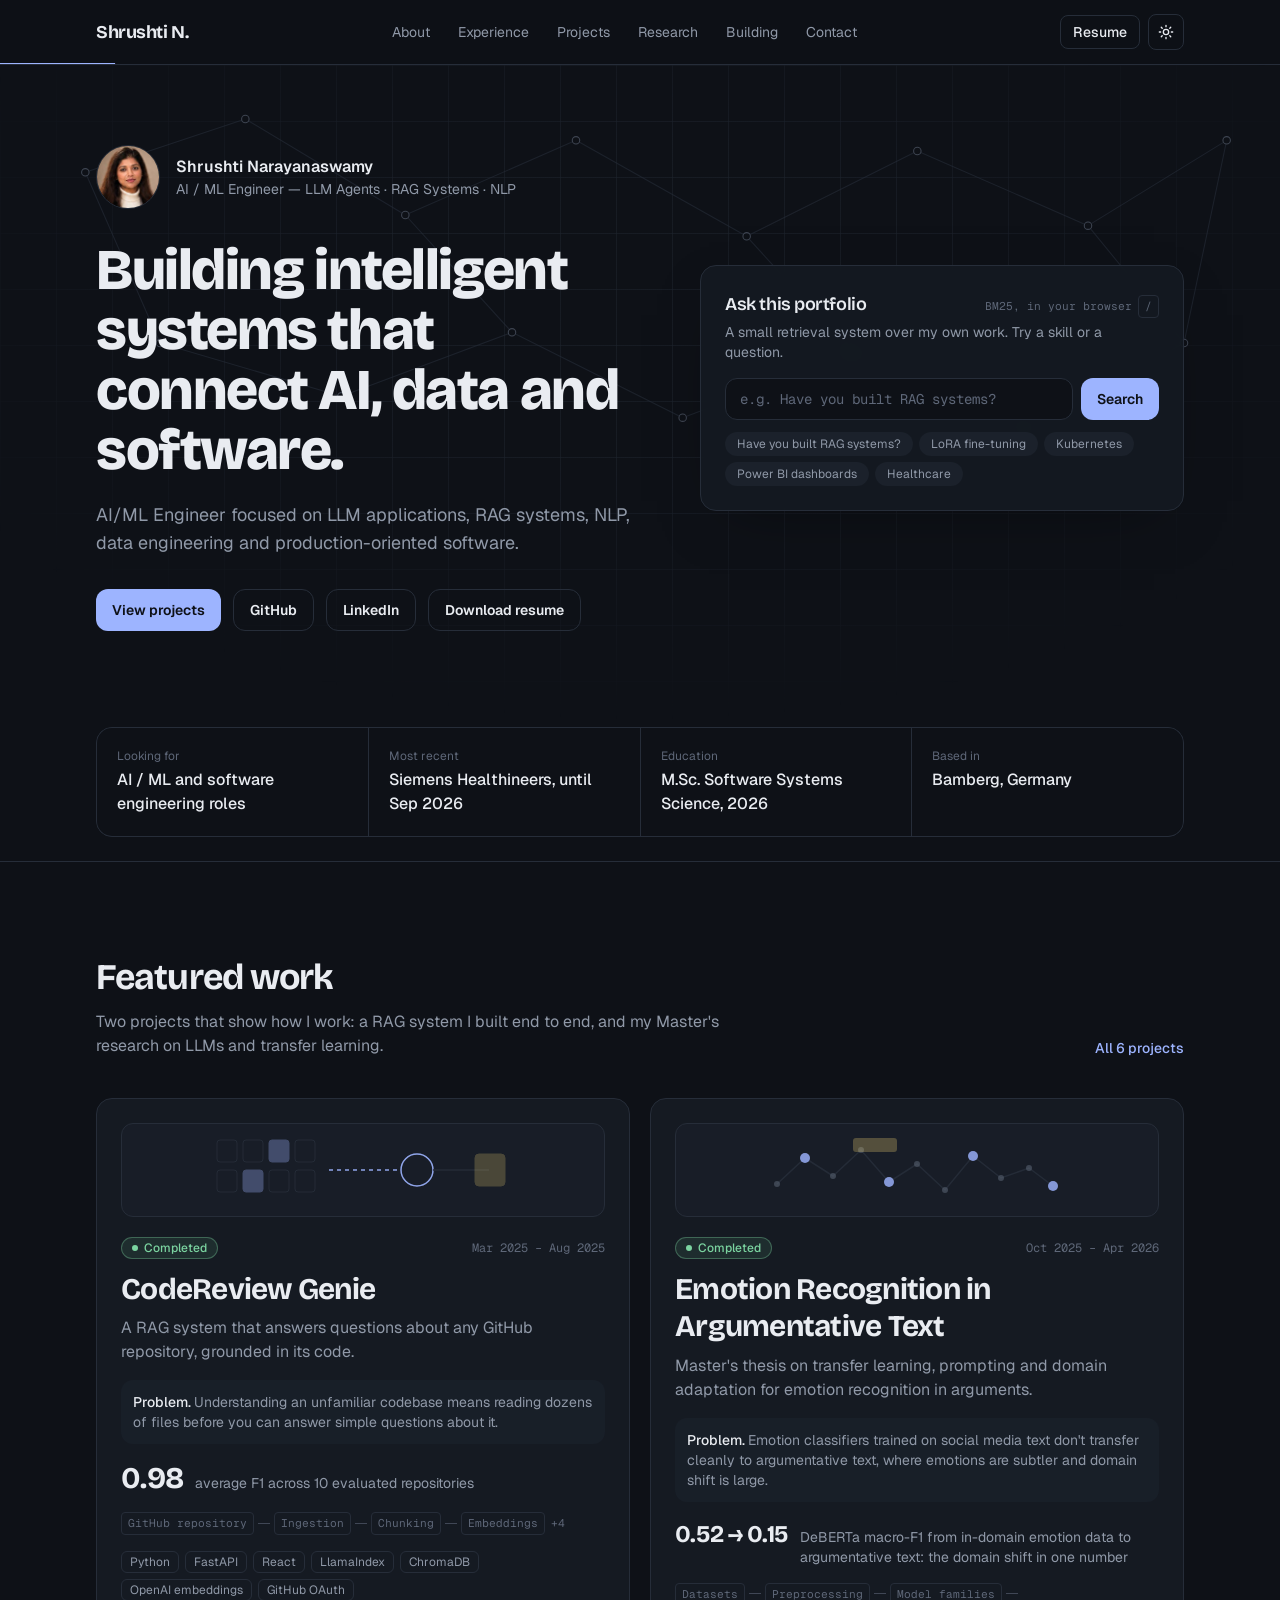
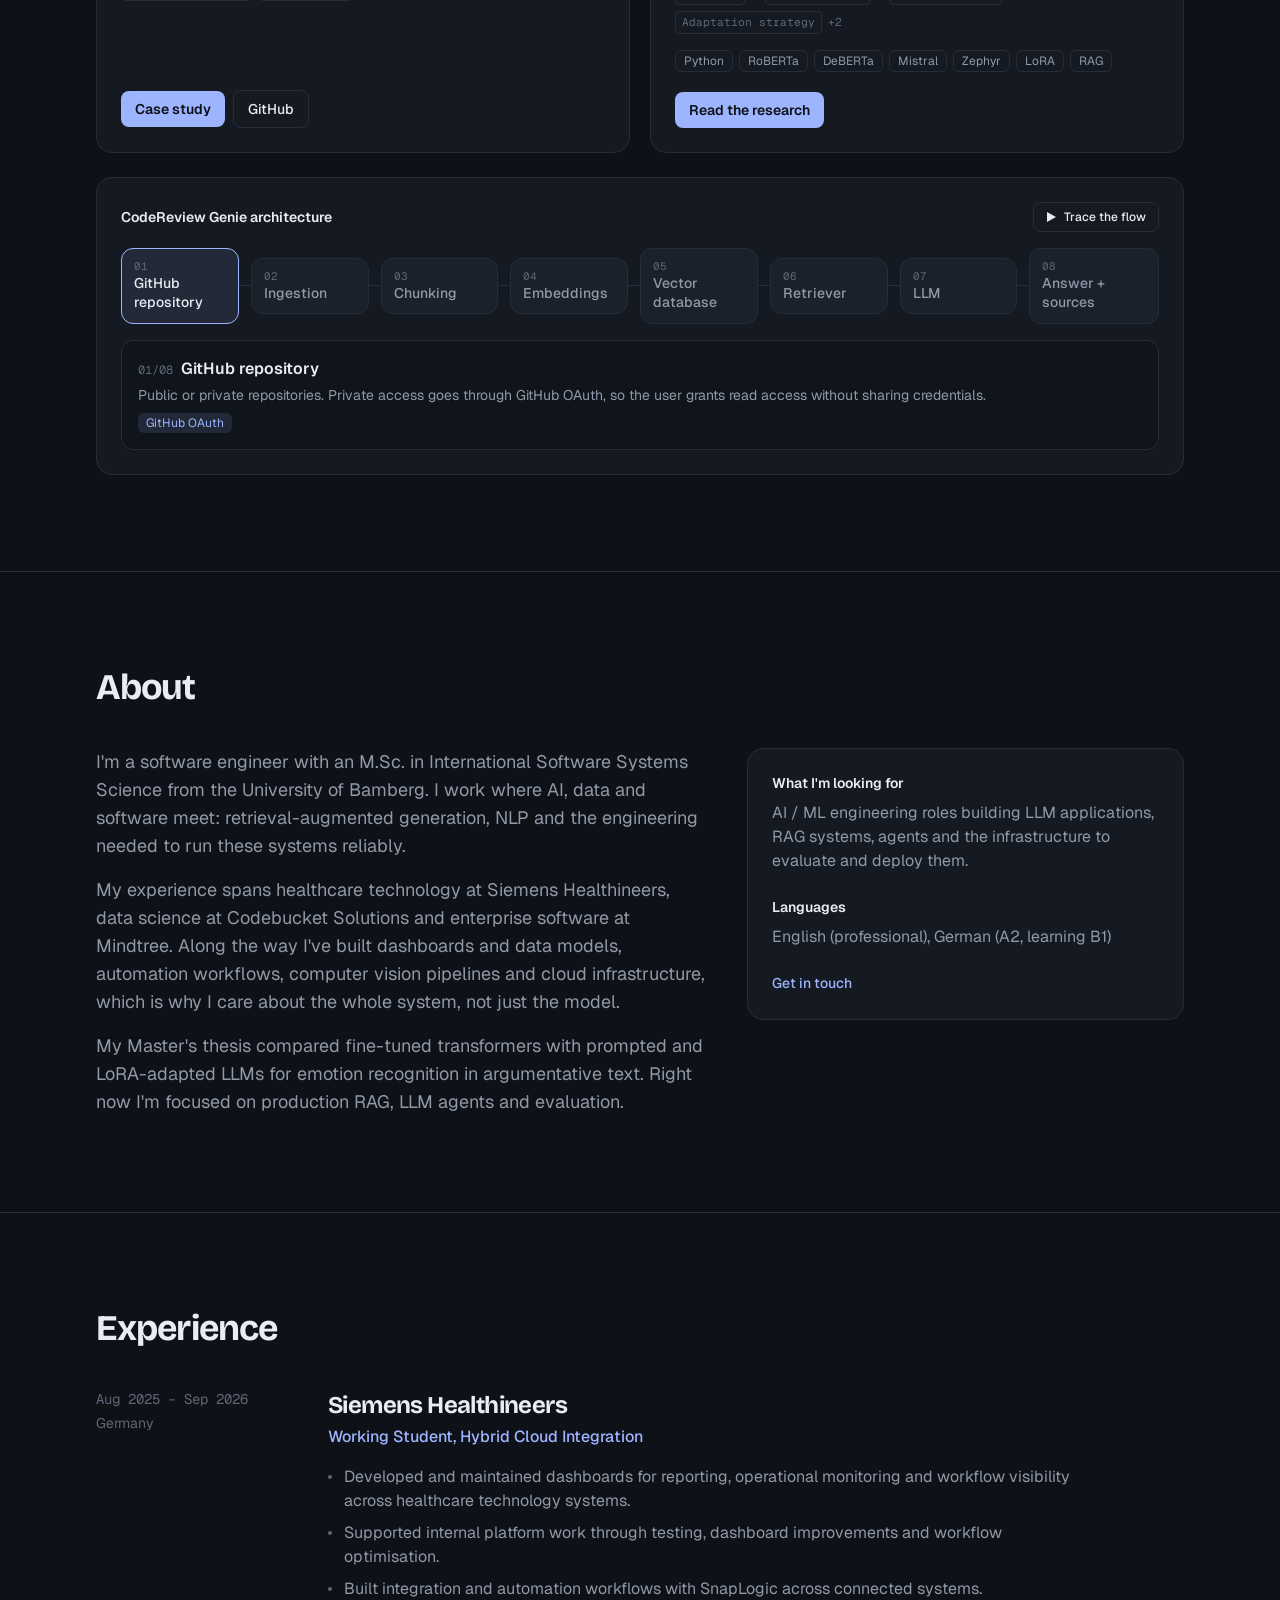
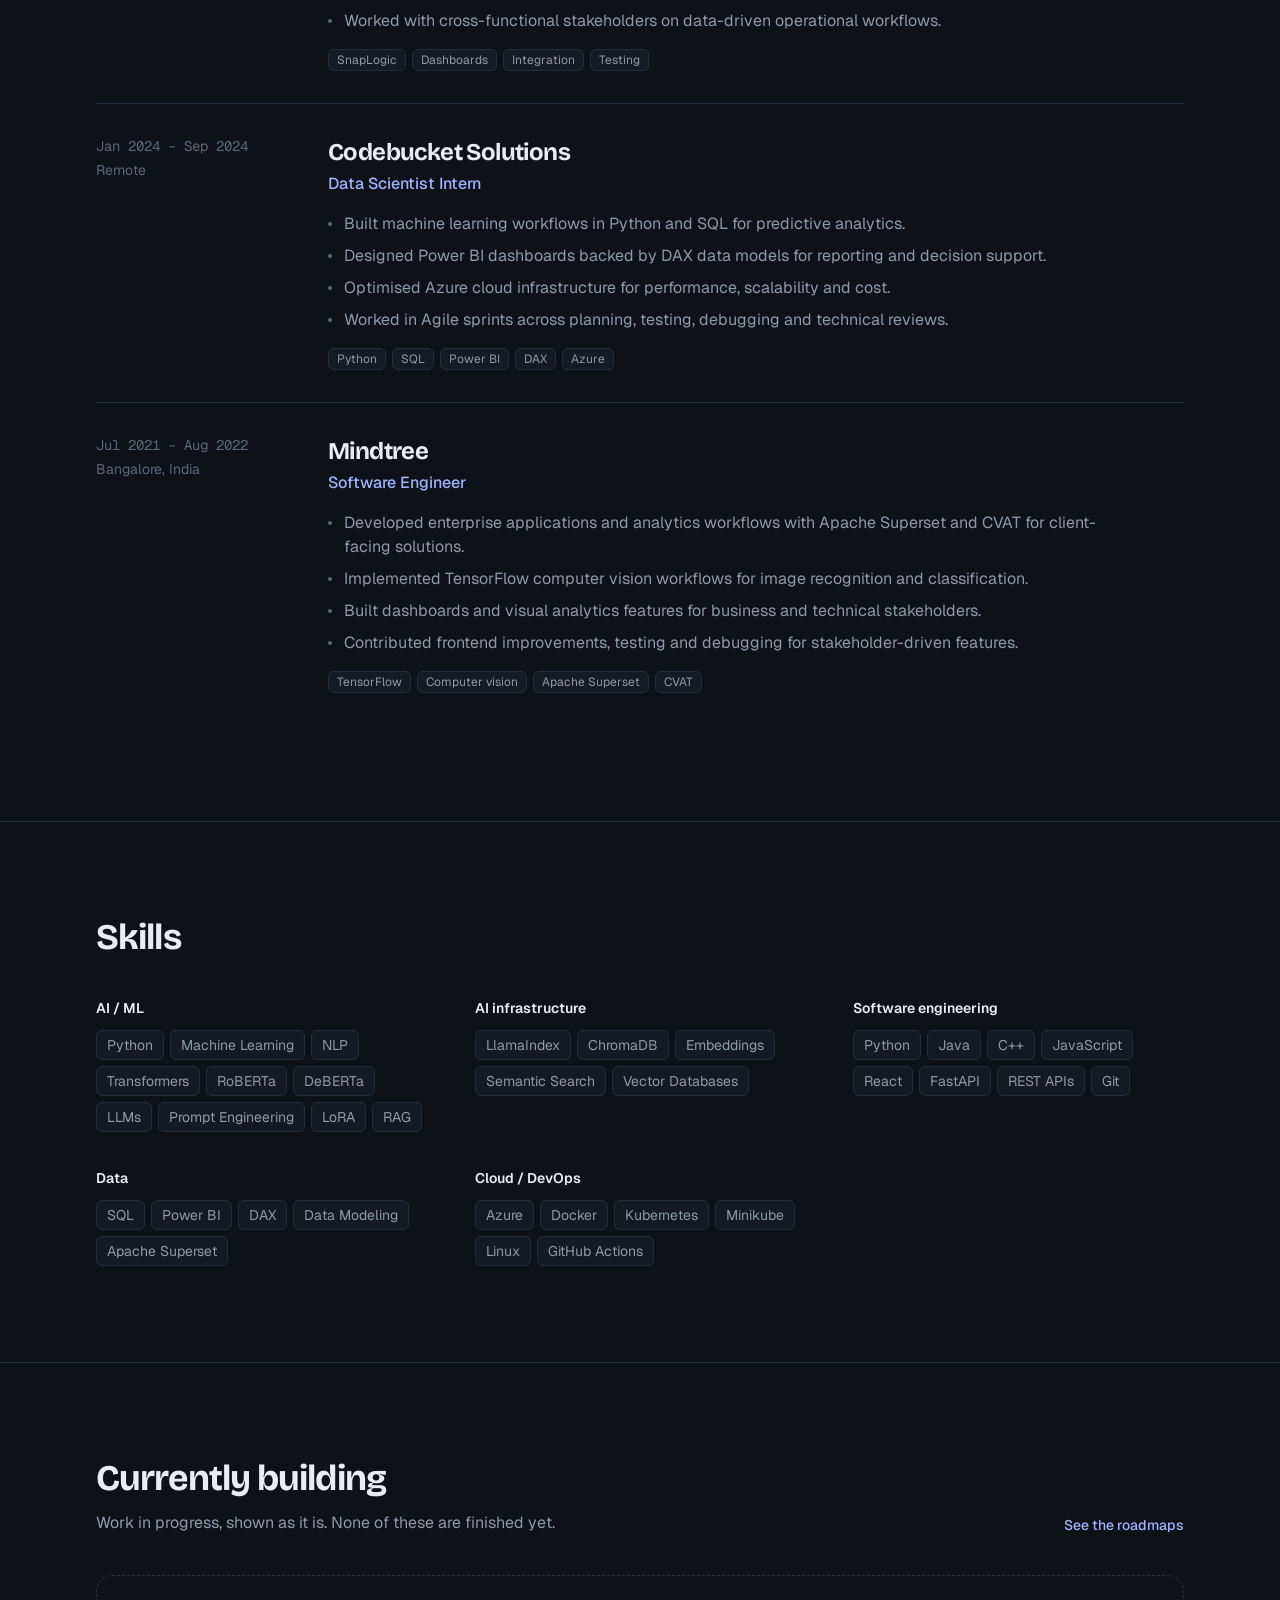
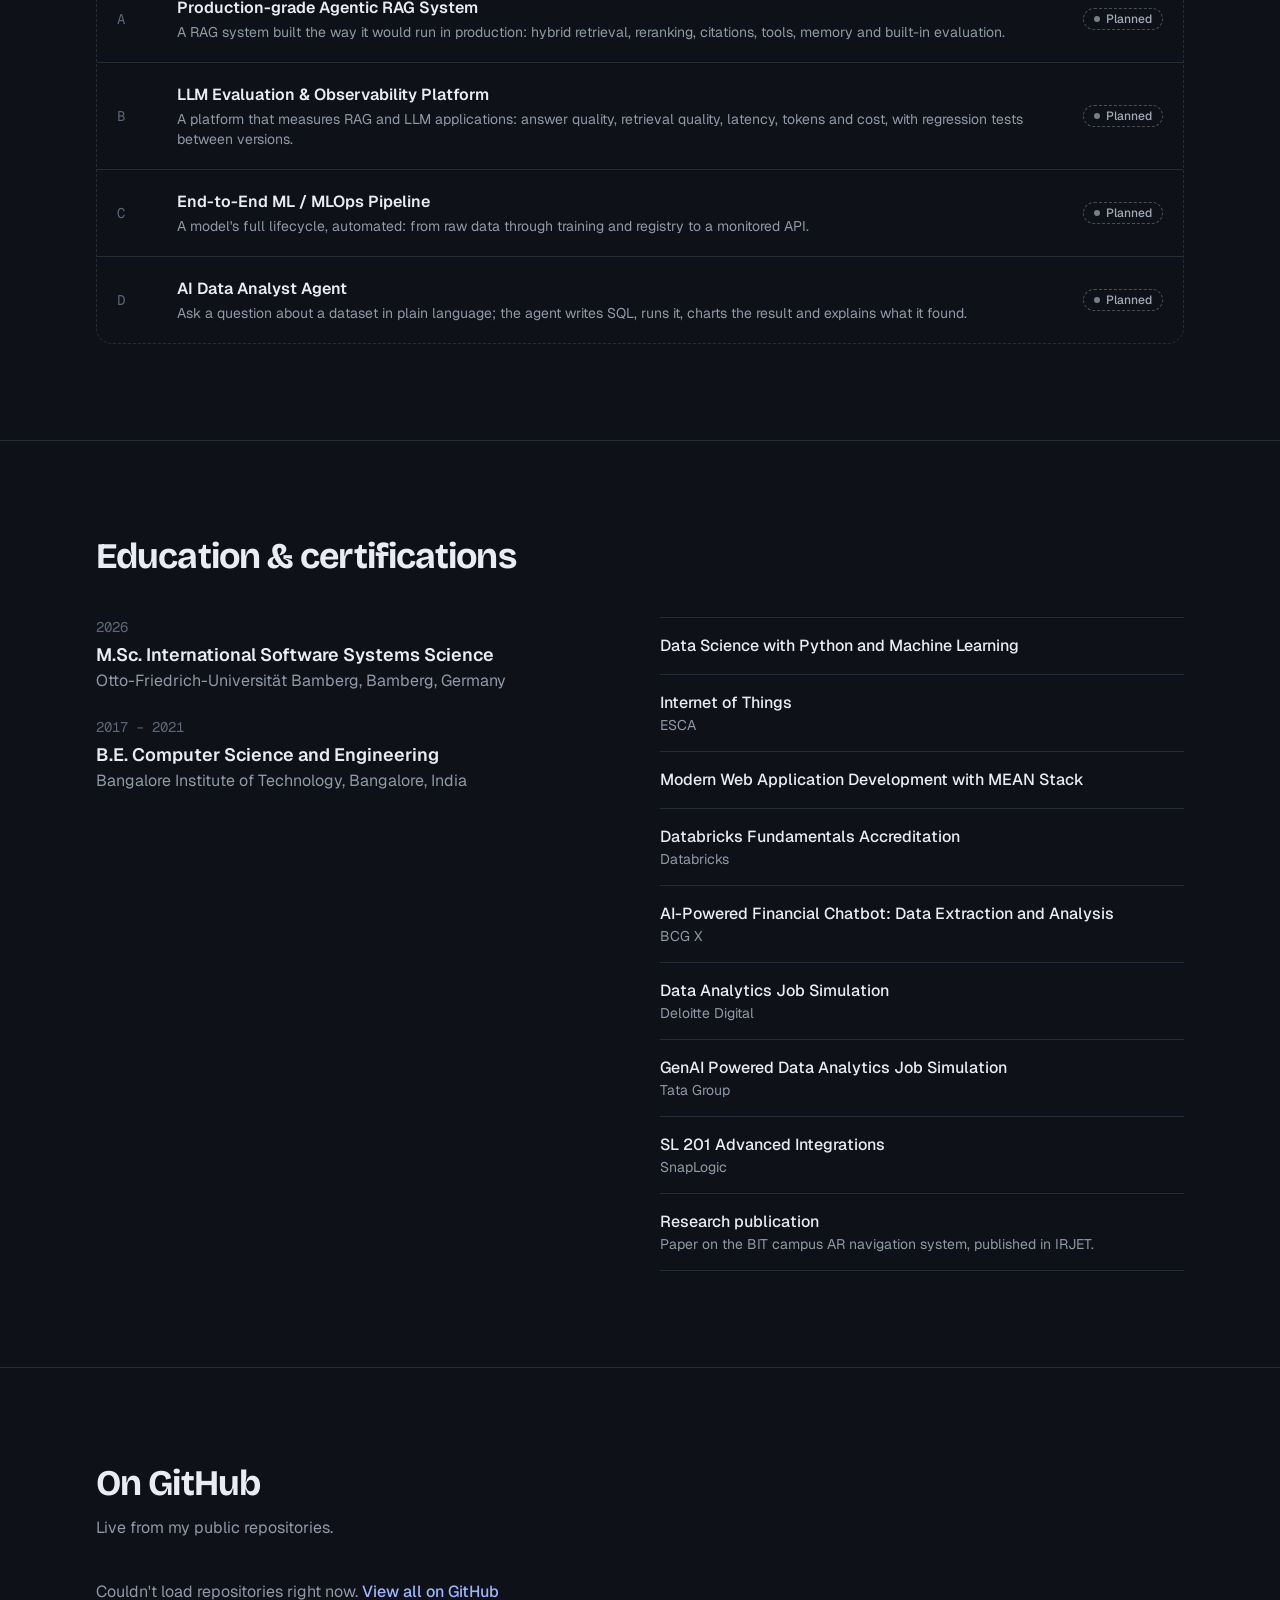
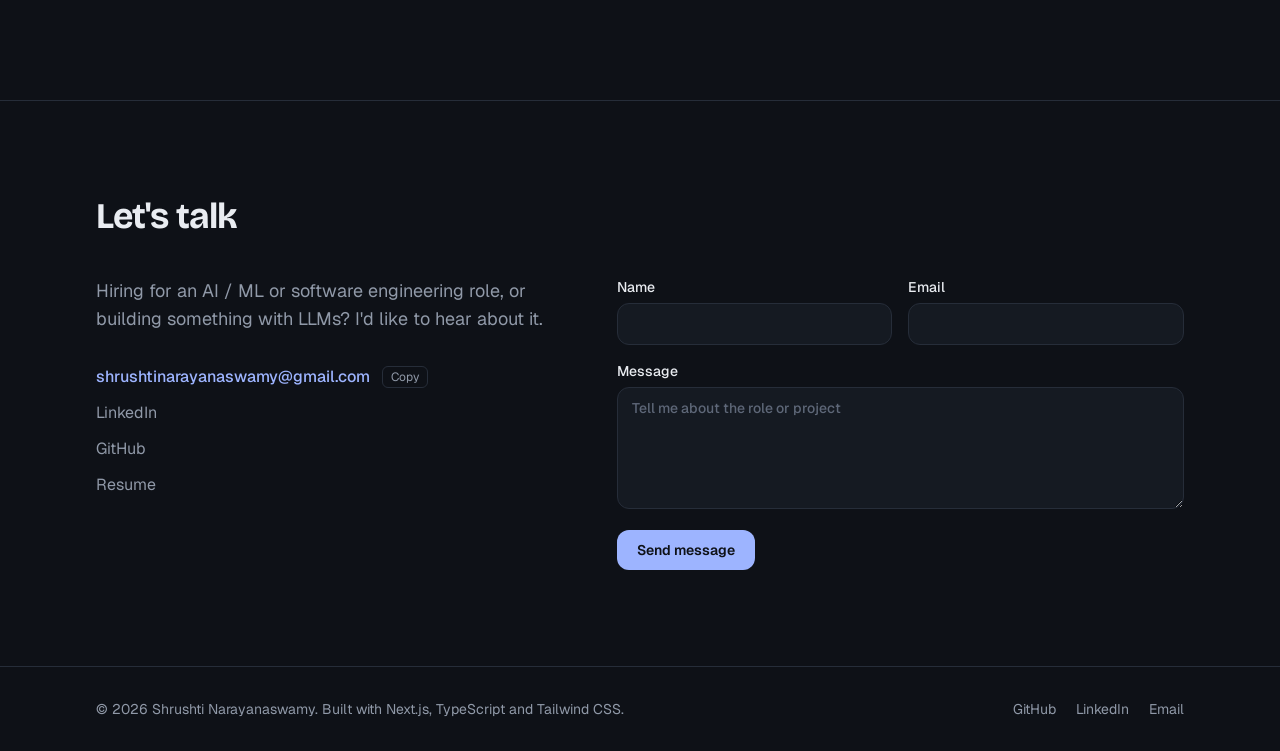
<file: index.html>
<!DOCTYPE html><!--GHwYJ1TLy1S9ykXWcJeAw--><html lang="en"><head><meta charSet="utf-8"/><meta name="viewport" content="width=device-width, initial-scale=1"/><link rel="preload" as="image" href="/headshot.jpg"/><link rel="stylesheet" href="/next/static/css/76be0b5621947022.css" data-precedence="next"/><link rel="preload" as="script" fetchPriority="low" href="/next/static/chunks/webpack-2eb758dea75faf50.js"/><script src="/next/static/chunks/4bd1b696-c023c6e3521b1417.js" async=""></script><script src="/next/static/chunks/255-a85cef9cc3a04b12.js" async=""></script><script src="/next/static/chunks/main-app-7203f3699fb9ed25.js" async=""></script><script src="/next/static/chunks/506-51bde6540850d248.js" async=""></script><script src="/next/static/chunks/619-ba102abea3e3d0e4.js" async=""></script><script src="/next/static/chunks/app/layout-f3549f4efefdfa55.js" async=""></script><script src="/next/static/chunks/app/template-29832a300dab4493.js" async=""></script><script src="/next/static/chunks/885-ebb73f83e731e78c.js" async=""></script><script src="/next/static/chunks/312-8d545fc580714b43.js" async=""></script><script src="/next/static/chunks/app/page-fa1c7eda114fa11d.js" async=""></script><link rel="preconnect" href="https://fonts.googleapis.com"/><link rel="preconnect" href="https://fonts.gstatic.com" crossorigin=""/><meta name="theme-color" media="(prefers-color-scheme: dark)" content="#0e1117"/><meta name="theme-color" media="(prefers-color-scheme: light)" content="#fafaf7"/><title>Shrushti Narayanaswamy | AI/ML Engineer | LLM &amp; RAG Systems</title><meta name="description" content="AI/ML Engineer building LLM applications, RAG systems, NLP pipelines, machine learning systems and cloud-native software."/><link rel="author" href="https://shrushti20.github.io"/><meta name="author" content="Shrushti Narayanaswamy"/><meta name="keywords" content="AI Engineer,ML Engineer,LLM,RAG,NLP,Machine Learning,FastAPI,Kubernetes,Bamberg,Germany"/><link rel="canonical" href="https://shrushti20.github.io/"/><meta property="og:title" content="Shrushti Narayanaswamy | AI/ML Engineer | LLM &amp; RAG Systems"/><meta property="og:description" content="AI/ML Engineer building LLM applications, RAG systems, NLP pipelines, machine learning systems and cloud-native software."/><meta property="og:url" content="https://shrushti20.github.io/"/><meta property="og:site_name" content="Shrushti Narayanaswamy"/><meta property="og:image" content="https://shrushti20.github.io/og-image.png"/><meta property="og:image:width" content="1200"/><meta property="og:image:height" content="627"/><meta property="og:image:alt" content="Shrushti Narayanaswamy"/><meta property="og:type" content="website"/><meta name="twitter:card" content="summary_large_image"/><meta name="twitter:title" content="Shrushti Narayanaswamy | AI/ML Engineer | LLM &amp; RAG Systems"/><meta name="twitter:description" content="AI/ML Engineer building LLM applications, RAG systems, NLP pipelines, machine learning systems and cloud-native software."/><meta name="twitter:image" content="https://shrushti20.github.io/og-image.png"/><link rel="icon" href="/favicon.svg"/><script>try{if(localStorage.getItem('theme')==='light')document.documentElement.classList.add('light')}catch(e){}</script><link rel="stylesheet" href="https://fonts.googleapis.com/css2?family=Bricolage+Grotesque:opsz,wght@12..96,500..800&amp;family=Geist:wght@400..700&amp;family=Geist+Mono:wght@400;500&amp;display=swap"/><script type="application/ld+json">{"@context":"https://schema.org","@type":"Person","name":"Shrushti Narayanaswamy","jobTitle":"AI / ML Engineer","url":"https://shrushti20.github.io","email":"mailto:shrushtinarayanaswamy@gmail.com","address":{"@type":"PostalAddress","addressLocality":"Bamberg","addressCountry":"DE"},"alumniOf":[{"@type":"CollegeOrUniversity","name":"Otto-Friedrich-Universität Bamberg"},{"@type":"CollegeOrUniversity","name":"Bangalore Institute of Technology"}],"knowsAbout":["Large Language Models","Retrieval-Augmented Generation","Natural Language Processing","Machine Learning","Kubernetes"],"sameAs":["https://www.linkedin.com/in/shrushtinarayanaswamy","https://github.com/shrushti20"]}</script><script src="/next/static/chunks/polyfills-42372ed130431b0a.js" noModule=""></script></head><body class="min-h-screen"><div hidden=""><!--$--><!--/$--></div><a href="#main" class="sr-only focus:not-sr-only focus:fixed focus:left-4 focus:top-4 focus:z-50 focus:rounded-lg focus:bg-accent focus:px-4 focus:py-2 focus:text-accent-ink">Skip to content</a><header class="sticky top-0 z-40 border-b border-rule bg-bg/80 backdrop-blur-md"><nav aria-label="Main" class="mx-auto flex h-16 max-w-6xl items-center justify-between gap-4 px-5 sm:px-8"><a class="font-display text-lg font-bold" href="/">Shrushti N.</a><ul class="hidden items-center gap-7 text-sm md:flex"><li class="relative"><a class="transition-colors hover:text-ink text-muted" href="/#about">About</a></li><li class="relative"><a class="transition-colors hover:text-ink text-muted" href="/#experience">Experience</a></li><li class="relative"><a class="transition-colors hover:text-ink text-muted" href="/projects/">Projects</a></li><li class="relative"><a class="transition-colors hover:text-ink text-muted" href="/research/">Research</a></li><li class="relative"><a class="transition-colors hover:text-ink text-muted" href="/building/">Building</a></li><li class="relative"><a class="transition-colors hover:text-ink text-muted" href="/#contact">Contact</a></li></ul><div class="flex items-center gap-2"><a href="/resume.pdf" download="" class="hidden rounded-lg border border-rule px-3 py-1.5 text-sm font-medium hover:border-accent sm:inline-block">Resume</a><button aria-label="Switch to light mode" class="grid h-9 w-9 place-items-center rounded-lg border border-rule hover:border-accent"><svg width="16" height="16" viewBox="0 0 24 24" fill="none" stroke="currentColor" stroke-width="2" stroke-linecap="round" aria-hidden="true"><circle cx="12" cy="12" r="4"></circle><path d="M12 2v2M12 20v2M4.9 4.9l1.4 1.4M17.7 17.7l1.4 1.4M2 12h2M20 12h2M4.9 19.1l1.4-1.4M17.7 6.3l1.4-1.4"></path></svg></button><button class="grid h-9 w-9 place-items-center rounded-lg border border-rule md:hidden" aria-expanded="false" aria-controls="mobile-menu" aria-label="Open menu"><svg width="18" height="18" viewBox="0 0 24 24" fill="none" stroke="currentColor" stroke-width="2" stroke-linecap="round" aria-hidden="true"><path d="M4 7h16M4 12h16M4 17h16"></path></svg></button></div><div class="absolute inset-x-0 bottom-0 h-px origin-left bg-accent" aria-hidden="true" style="transform:scaleX(0)"></div></nav></header><main id="main"><div style="opacity:0;transform:translateY(8px)"><section class="relative isolate overflow-hidden"><div aria-hidden="true" class="pointer-events-none absolute inset-0 overflow-hidden"><div class="grid-bg absolute inset-0 opacity-70"></div><svg class="absolute inset-x-0 top-6 h-[380px] w-full opacity-60" viewBox="0 0 1200 380" preserveAspectRatio="xMidYMid slice"><style>
          .edge{stroke:var(--rule);stroke-width:1}
          .pulse{stroke:var(--accent);stroke-width:1.5;stroke-linecap:round;stroke-dasharray:14 400;stroke-dashoffset:414;opacity:0;animation:travel 9s linear infinite}
          .node{fill:var(--bg);stroke:var(--faint);stroke-width:1}
          @keyframes travel{0%{stroke-dashoffset:414;opacity:0}4%{opacity:.9}22%{stroke-dashoffset:0;opacity:.9}26%,100%{stroke-dashoffset:0;opacity:0}}
          @media (prefers-reduced-motion:reduce){.pulse{display:none}}
        </style><line class="edge" x1="80" y1="90" x2="230" y2="40"></line><line class="edge" x1="230" y1="40" x2="380" y2="130"></line><line class="edge" x1="380" y1="130" x2="540" y2="60"></line><line class="edge" x1="540" y1="60" x2="700" y2="150"></line><line class="edge" x1="700" y1="150" x2="860" y2="70"></line><line class="edge" x1="860" y1="70" x2="1020" y2="140"></line><line class="edge" x1="1020" y1="140" x2="1150" y2="60"></line><line class="edge" x1="80" y1="90" x2="150" y2="250"></line><line class="edge" x1="150" y1="250" x2="320" y2="300"></line><line class="edge" x1="320" y1="300" x2="480" y2="240"></line><line class="edge" x1="380" y1="130" x2="480" y2="240"></line><line class="edge" x1="480" y1="240" x2="640" y2="320"></line><line class="edge" x1="640" y1="320" x2="800" y2="260"></line><line class="edge" x1="700" y1="150" x2="800" y2="260"></line><line class="edge" x1="800" y1="260" x2="960" y2="330"></line><line class="edge" x1="960" y1="330" x2="1110" y2="250"></line><line class="edge" x1="1020" y1="140" x2="1110" y2="250"></line><line class="edge" x1="1150" y1="60" x2="1110" y2="250"></line><line class="pulse" style="animation-delay:0s" x1="80" y1="90" x2="230" y2="40"></line><line class="pulse" style="animation-delay:3.9000000000000004s" x1="540" y1="60" x2="700" y2="150"></line><line class="pulse" style="animation-delay:7.800000000000001s" x1="1020" y1="140" x2="1150" y2="60"></line><line class="pulse" style="animation-delay:2.700000000000001s" x1="320" y1="300" x2="480" y2="240"></line><line class="pulse" style="animation-delay:6.600000000000001s" x1="640" y1="320" x2="800" y2="260"></line><line class="pulse" style="animation-delay:1.5s" x1="960" y1="330" x2="1110" y2="250"></line><circle class="node" cx="80" cy="90" r="3.5"></circle><circle class="node" cx="230" cy="40" r="3.5"></circle><circle class="node" cx="380" cy="130" r="3.5"></circle><circle class="node" cx="540" cy="60" r="3.5"></circle><circle class="node" cx="700" cy="150" r="3.5"></circle><circle class="node" cx="860" cy="70" r="3.5"></circle><circle class="node" cx="1020" cy="140" r="3.5"></circle><circle class="node" cx="1150" cy="60" r="3.5"></circle><circle class="node" cx="150" cy="250" r="3.5"></circle><circle class="node" cx="320" cy="300" r="3.5"></circle><circle class="node" cx="480" cy="240" r="3.5"></circle><circle class="node" cx="640" cy="320" r="3.5"></circle><circle class="node" cx="800" cy="260" r="3.5"></circle><circle class="node" cx="960" cy="330" r="3.5"></circle><circle class="node" cx="1110" cy="250" r="3.5"></circle></svg><div class="absolute inset-x-0 bottom-0 h-40 bg-gradient-to-b from-transparent to-bg"></div></div><div class="relative mx-auto grid max-w-6xl gap-12 px-5 pb-16 pt-14 sm:px-8 sm:pt-20 lg:grid-cols-[1.15fr_1fr] lg:items-center lg:pb-24"><div style="opacity:0;transform:translateY(16px)"><div class="flex items-center gap-4"><img alt="Portrait of Shrushti Narayanaswamy" width="64" height="64" decoding="async" data-nimg="1" class="h-16 w-16 rounded-full border border-rule object-cover object-top" style="color:transparent" src="/headshot.jpg"/><div><p class="font-semibold">Shrushti Narayanaswamy</p><p class="text-sm text-muted">AI / ML Engineer — LLM Agents · RAG Systems · NLP</p></div></div><h1 class="mt-8 font-display text-4xl font-extrabold leading-[1.04] sm:text-5xl lg:text-[3.6rem]">Building intelligent systems that connect AI, data and software.</h1><p class="mt-5 max-w-xl text-lg text-muted">AI/ML Engineer focused on LLM applications, RAG systems, NLP, data engineering and production-oriented software.</p><div class="mt-8 flex flex-wrap gap-3"><a class="inline-flex items-center rounded-xl px-4 py-2.5 text-sm font-semibold transition-colors bg-accent text-accent-ink" href="/projects/">View projects</a><a href="https://github.com/shrushti20" target="_blank" rel="noopener" class="inline-flex items-center rounded-xl px-4 py-2.5 text-sm font-semibold transition-colors border border-rule hover:border-accent">GitHub</a><a href="https://www.linkedin.com/in/shrushtinarayanaswamy" target="_blank" rel="noopener" class="inline-flex items-center rounded-xl px-4 py-2.5 text-sm font-semibold transition-colors border border-rule hover:border-accent">LinkedIn</a><a href="/resume.pdf" download="" class="inline-flex items-center rounded-xl px-4 py-2.5 text-sm font-semibold transition-colors border border-rule hover:border-accent">Download resume</a></div></div><div style="opacity:0;transform:translateY(16px)"><div class="rounded-2xl border border-rule bg-surface/90 p-5 shadow-[0_20px_60px_-30px_rgba(0,0,0,.5)] backdrop-blur sm:p-6"><div class="flex items-baseline justify-between gap-3"><h2 class="font-display text-lg font-semibold">Ask this portfolio</h2><span class="hidden items-center gap-1.5 font-mono text-[0.7rem] text-faint sm:inline-flex">BM25, in your browser<kbd class="rounded border border-rule px-1.5 py-0.5">/</kbd></span></div><p class="mt-1 text-sm text-muted">A small retrieval system over my own work. Try a skill or a question.</p><form class="mt-4 flex gap-2" role="search"><label for="ask" class="sr-only">Search my experience</label><input id="ask" type="search" placeholder="e.g. Have you built RAG systems?" class="min-w-0 flex-1 rounded-xl border border-rule bg-bg px-3.5 py-2.5 font-mono text-sm outline-none placeholder:text-faint focus:border-accent" value=""/><button class="rounded-xl bg-accent px-4 text-sm font-semibold text-accent-ink">Search</button></form><div class="mt-3 flex flex-wrap gap-1.5" aria-label="Example searches"><button type="button" class="rounded-full bg-surface-2 px-3 py-1 text-xs text-muted hover:text-ink">Have you built RAG systems?</button><button type="button" class="rounded-full bg-surface-2 px-3 py-1 text-xs text-muted hover:text-ink">LoRA fine-tuning</button><button type="button" class="rounded-full bg-surface-2 px-3 py-1 text-xs text-muted hover:text-ink">Kubernetes</button><button type="button" class="rounded-full bg-surface-2 px-3 py-1 text-xs text-muted hover:text-ink">Power BI dashboards</button><button type="button" class="rounded-full bg-surface-2 px-3 py-1 text-xs text-muted hover:text-ink">Healthcare</button></div><div aria-live="polite"></div></div></div></div><div class="relative mx-auto max-w-6xl px-5 pb-6 sm:px-8"><dl class="grid grid-cols-2 gap-px overflow-hidden rounded-2xl border border-rule bg-rule lg:grid-cols-4"><div class="bg-bg p-4 sm:p-5"><dt class="text-xs text-faint">Looking for</dt><dd class="mt-1 text-sm font-medium sm:text-base">AI / ML and software engineering roles</dd></div><div class="bg-bg p-4 sm:p-5"><dt class="text-xs text-faint">Most recent</dt><dd class="mt-1 text-sm font-medium sm:text-base">Siemens Healthineers, until Sep 2026</dd></div><div class="bg-bg p-4 sm:p-5"><dt class="text-xs text-faint">Education</dt><dd class="mt-1 text-sm font-medium sm:text-base">M.Sc. Software Systems Science, 2026</dd></div><div class="bg-bg p-4 sm:p-5"><dt class="text-xs text-faint">Based in</dt><dd class="mt-1 text-sm font-medium sm:text-base">Bamberg, Germany</dd></div></dl></div></section><section id="work" class="border-t border-rule py-16 sm:py-24 "><div class="mx-auto max-w-6xl px-5 sm:px-8"><div class="mb-10 flex flex-wrap items-end justify-between gap-4"><div class="max-w-2xl"><h2 class="font-display text-3xl font-bold sm:text-4xl">Featured work</h2><p class="mt-3 text-muted">Two projects that show how I work: a RAG system I built end to end, and my Master&#x27;s research on LLMs and transfer learning.</p></div><a class="text-sm font-medium text-accent underline-offset-4 hover:underline" href="/projects/">All 6 projects</a></div><div class="grid gap-5 lg:grid-cols-2"><article class="group relative flex h-full flex-col rounded-2xl border border-rule bg-surface p-5 transition-colors hover:border-accent/50 sm:p-6" style="opacity:0;transform:translateY(12px)"><div class="overflow-hidden rounded-xl border border-rule bg-surface-2/60 mb-5"><svg viewBox="0 0 320 92" class="h-[92px] w-full" role="img" aria-label="Abstract artwork for CodeReview Genie"><g class="transition-opacity duration-300 group-hover:opacity-100" opacity="0.9"><rect x="14" y="16" width="20" height="22" rx="3" fill="none" opacity="1" stroke="var(--rule)"></rect><rect x="40" y="16" width="20" height="22" rx="3" fill="none" opacity="1" stroke="var(--rule)"></rect><rect x="66" y="16" width="20" height="22" rx="3" fill="var(--accent)" opacity="0.35" stroke="var(--accent)"></rect><rect x="92" y="16" width="20" height="22" rx="3" fill="none" opacity="1" stroke="var(--rule)"></rect><rect x="14" y="46" width="20" height="22" rx="3" fill="none" opacity="1" stroke="var(--rule)"></rect><rect x="40" y="46" width="20" height="22" rx="3" fill="var(--accent)" opacity="0.35" stroke="var(--accent)"></rect><rect x="66" y="46" width="20" height="22" rx="3" fill="none" opacity="1" stroke="var(--rule)"></rect><rect x="92" y="46" width="20" height="22" rx="3" fill="none" opacity="1" stroke="var(--rule)"></rect><path d="M126 46 H196" stroke="var(--accent)" stroke-width="1.5" stroke-dasharray="4 4"></path><circle cx="214" cy="46" r="16" fill="none" stroke="var(--accent)" stroke-width="1.5"></circle><path d="M230 46 H286" stroke="var(--rule)" stroke-width="1.5"></path><rect x="272" y="30" width="30" height="32" rx="4" fill="var(--mark)" opacity="0.25" stroke="var(--mark)"></rect></g></svg></div><div class="flex flex-wrap items-center justify-between gap-2"><span class="inline-flex items-center gap-1.5 rounded-full border px-2.5 py-0.5 text-xs font-medium text-done border-done/35 bg-done/10"><span aria-hidden="true" class="h-1.5 w-1.5 rounded-full bg-done"></span>Completed</span><span class="font-mono text-xs text-faint">Mar 2025 – Aug 2025</span></div><h3 class="mt-3 font-display font-bold leading-tight text-2xl sm:text-3xl"><a class="after:absolute after:inset-0 after:rounded-2xl" href="/projects/codereview-genie/">CodeReview Genie</a></h3><p class="mt-2 text-muted">A RAG system that answers questions about any GitHub repository, grounded in its code.</p><div class="mt-4 rounded-xl bg-surface-2/70 p-3 text-sm"><span class="font-medium text-ink">Problem. </span><span class="text-muted">Understanding an unfamiliar codebase means reading dozens of files before you can answer simple questions about it.</span></div><div class="mt-4 flex items-baseline gap-3"><span class="font-display font-bold text-ink whitespace-nowrap text-3xl"><span>0.00</span></span><span class="text-sm text-muted">average F1 across 10 evaluated repositories</span></div><div class="mt-4"><div class="flex flex-wrap items-center gap-y-1.5 font-mono text-[0.7rem] text-faint" aria-label="Architecture preview"><span class="flex items-center"><span class="rounded border border-rule px-1.5 py-0.5 transition-colors group-hover:border-accent/40 group-hover:text-muted">GitHub repository</span><span aria-hidden="true" class="mx-1 h-px w-3 bg-faint/60"></span></span><span class="flex items-center"><span class="rounded border border-rule px-1.5 py-0.5 transition-colors group-hover:border-accent/40 group-hover:text-muted">Ingestion</span><span aria-hidden="true" class="mx-1 h-px w-3 bg-faint/60"></span></span><span class="flex items-center"><span class="rounded border border-rule px-1.5 py-0.5 transition-colors group-hover:border-accent/40 group-hover:text-muted">Chunking</span><span aria-hidden="true" class="mx-1 h-px w-3 bg-faint/60"></span></span><span class="flex items-center"><span class="rounded border border-rule px-1.5 py-0.5 transition-colors group-hover:border-accent/40 group-hover:text-muted">Embeddings</span></span><span class="ml-1.5">+<!-- -->4</span></div></div><ul class="mt-4 flex flex-wrap gap-1.5"><li class="rounded-md border border-rule px-2 py-0.5 text-xs text-muted">Python</li><li class="rounded-md border border-rule px-2 py-0.5 text-xs text-muted">FastAPI</li><li class="rounded-md border border-rule px-2 py-0.5 text-xs text-muted">React</li><li class="rounded-md border border-rule px-2 py-0.5 text-xs text-muted">LlamaIndex</li><li class="rounded-md border border-rule px-2 py-0.5 text-xs text-muted">ChromaDB</li><li class="rounded-md border border-rule px-2 py-0.5 text-xs text-muted">OpenAI embeddings</li><li class="rounded-md border border-rule px-2 py-0.5 text-xs text-muted">GitHub OAuth</li></ul><div class="relative z-10 mt-auto flex flex-wrap items-center gap-2 pt-5 text-sm"><a class="rounded-lg bg-accent px-3.5 py-2 font-semibold text-accent-ink" href="/projects/codereview-genie/">Case study</a><a href="https://github.com/shrushti20/CodeReview-Genie" target="_blank" rel="noopener" class="rounded-lg border border-rule px-3.5 py-2 font-medium hover:border-accent">GitHub</a></div></article><article class="group relative flex h-full flex-col rounded-2xl border border-rule bg-surface p-5 transition-colors hover:border-accent/50 sm:p-6" style="opacity:0;transform:translateY(12px)"><div class="overflow-hidden rounded-xl border border-rule bg-surface-2/60 mb-5"><svg viewBox="0 0 320 92" class="h-[92px] w-full" role="img" aria-label="Abstract artwork for Emotion Recognition in Argumentative Text"><g class="transition-opacity duration-300 group-hover:opacity-100" opacity="0.9"><path d="M20 60 L48 34 L76 52 L104 26 L132 58 L160 40 L188 66 L216 32 L244 54 L272 44 L296 62" fill="none" stroke="var(--rule)" stroke-width="1.5"></path><circle cx="20" cy="60" r="3" fill="var(--faint)" opacity="0.6"></circle><circle cx="48" cy="34" r="5" fill="var(--accent)" opacity="0.9"></circle><circle cx="76" cy="52" r="3" fill="var(--faint)" opacity="0.6"></circle><circle cx="104" cy="26" r="3" fill="var(--faint)" opacity="0.6"></circle><circle cx="132" cy="58" r="5" fill="var(--accent)" opacity="0.9"></circle><circle cx="160" cy="40" r="3" fill="var(--faint)" opacity="0.6"></circle><circle cx="188" cy="66" r="3" fill="var(--faint)" opacity="0.6"></circle><circle cx="216" cy="32" r="5" fill="var(--accent)" opacity="0.9"></circle><circle cx="244" cy="54" r="3" fill="var(--faint)" opacity="0.6"></circle><circle cx="272" cy="44" r="3" fill="var(--faint)" opacity="0.6"></circle><circle cx="296" cy="62" r="5" fill="var(--accent)" opacity="0.9"></circle><rect x="96" y="14" width="44" height="14" rx="3" fill="var(--mark)" opacity="0.3"></rect></g></svg></div><div class="flex flex-wrap items-center justify-between gap-2"><span class="inline-flex items-center gap-1.5 rounded-full border px-2.5 py-0.5 text-xs font-medium text-done border-done/35 bg-done/10"><span aria-hidden="true" class="h-1.5 w-1.5 rounded-full bg-done"></span>Completed</span><span class="font-mono text-xs text-faint">Oct 2025 – Apr 2026</span></div><h3 class="mt-3 font-display font-bold leading-tight text-2xl sm:text-3xl"><a class="after:absolute after:inset-0 after:rounded-2xl" href="/research/">Emotion Recognition in Argumentative Text</a></h3><p class="mt-2 text-muted">Master&#x27;s thesis on transfer learning, prompting and domain adaptation for emotion recognition in arguments.</p><div class="mt-4 rounded-xl bg-surface-2/70 p-3 text-sm"><span class="font-medium text-ink">Problem. </span><span class="text-muted">Emotion classifiers trained on social media text don&#x27;t transfer cleanly to argumentative text, where emotions are subtler and domain shift is large.</span></div><div class="mt-4 flex items-baseline gap-3"><span class="font-display font-bold text-ink whitespace-nowrap text-2xl"><span>0.52 → 0.15</span></span><span class="text-sm text-muted">DeBERTa macro-F1 from in-domain emotion data to argumentative text: the domain shift in one number</span></div><div class="mt-4"><div class="flex flex-wrap items-center gap-y-1.5 font-mono text-[0.7rem] text-faint" aria-label="Architecture preview"><span class="flex items-center"><span class="rounded border border-rule px-1.5 py-0.5 transition-colors group-hover:border-accent/40 group-hover:text-muted">Datasets</span><span aria-hidden="true" class="mx-1 h-px w-3 bg-faint/60"></span></span><span class="flex items-center"><span class="rounded border border-rule px-1.5 py-0.5 transition-colors group-hover:border-accent/40 group-hover:text-muted">Preprocessing</span><span aria-hidden="true" class="mx-1 h-px w-3 bg-faint/60"></span></span><span class="flex items-center"><span class="rounded border border-rule px-1.5 py-0.5 transition-colors group-hover:border-accent/40 group-hover:text-muted">Model families</span><span aria-hidden="true" class="mx-1 h-px w-3 bg-faint/60"></span></span><span class="flex items-center"><span class="rounded border border-rule px-1.5 py-0.5 transition-colors group-hover:border-accent/40 group-hover:text-muted">Adaptation strategy</span></span><span class="ml-1.5">+<!-- -->2</span></div></div><ul class="mt-4 flex flex-wrap gap-1.5"><li class="rounded-md border border-rule px-2 py-0.5 text-xs text-muted">Python</li><li class="rounded-md border border-rule px-2 py-0.5 text-xs text-muted">RoBERTa</li><li class="rounded-md border border-rule px-2 py-0.5 text-xs text-muted">DeBERTa</li><li class="rounded-md border border-rule px-2 py-0.5 text-xs text-muted">Mistral</li><li class="rounded-md border border-rule px-2 py-0.5 text-xs text-muted">Zephyr</li><li class="rounded-md border border-rule px-2 py-0.5 text-xs text-muted">LoRA</li><li class="rounded-md border border-rule px-2 py-0.5 text-xs text-muted">RAG</li></ul><div class="relative z-10 mt-auto flex flex-wrap items-center gap-2 pt-5 text-sm"><a class="rounded-lg bg-accent px-3.5 py-2 font-semibold text-accent-ink" href="/research/">Read the research</a></div></article></div><div class="mt-6" style="opacity:0;transform:translateY(16px)"><figure class="rounded-2xl border border-rule bg-surface p-4 sm:p-6"><figcaption class="mb-4 flex flex-wrap items-center justify-between gap-3"><span class="text-sm font-semibold">CodeReview Genie architecture</span><button class="inline-flex items-center gap-2 rounded-lg border border-rule px-3 py-1.5 text-xs font-medium hover:border-accent"><svg width="10" height="10" viewBox="0 0 10 10" aria-hidden="true" fill="currentColor"><path d="M1 0l9 5-9 5z"></path></svg>Trace the flow</button></figcaption><ol class="flex flex-col lg:flex-row lg:items-stretch "><li class="flex flex-col items-stretch lg:min-w-0 lg:flex-1 lg:flex-row lg:items-center"><button aria-pressed="true" class="relative z-10 w-full rounded-xl border px-3 py-2.5 text-left text-sm leading-snug transition-colors border-accent bg-accent/10 text-ink"><span class="mr-2 font-mono text-[0.68rem] text-faint lg:mr-0 lg:block">01</span><span class="font-medium">GitHub repository</span></button><span aria-hidden="true" class="relative mx-auto block h-4 w-px lg:mx-0 lg:h-px lg:w-3 lg:flex-none bg-rule transition-colors"></span></li><li class="flex flex-col items-stretch lg:min-w-0 lg:flex-1 lg:flex-row lg:items-center"><button aria-pressed="false" class="relative z-10 w-full rounded-xl border px-3 py-2.5 text-left text-sm leading-snug transition-colors border-rule bg-surface-2 text-muted hover:text-ink"><span class="mr-2 font-mono text-[0.68rem] text-faint lg:mr-0 lg:block">02</span><span class="font-medium">Ingestion</span></button><span aria-hidden="true" class="relative mx-auto block h-4 w-px lg:mx-0 lg:h-px lg:w-3 lg:flex-none bg-rule transition-colors"></span></li><li class="flex flex-col items-stretch lg:min-w-0 lg:flex-1 lg:flex-row lg:items-center"><button aria-pressed="false" class="relative z-10 w-full rounded-xl border px-3 py-2.5 text-left text-sm leading-snug transition-colors border-rule bg-surface-2 text-muted hover:text-ink"><span class="mr-2 font-mono text-[0.68rem] text-faint lg:mr-0 lg:block">03</span><span class="font-medium">Chunking</span></button><span aria-hidden="true" class="relative mx-auto block h-4 w-px lg:mx-0 lg:h-px lg:w-3 lg:flex-none bg-rule transition-colors"></span></li><li class="flex flex-col items-stretch lg:min-w-0 lg:flex-1 lg:flex-row lg:items-center"><button aria-pressed="false" class="relative z-10 w-full rounded-xl border px-3 py-2.5 text-left text-sm leading-snug transition-colors border-rule bg-surface-2 text-muted hover:text-ink"><span class="mr-2 font-mono text-[0.68rem] text-faint lg:mr-0 lg:block">04</span><span class="font-medium">Embeddings</span></button><span aria-hidden="true" class="relative mx-auto block h-4 w-px lg:mx-0 lg:h-px lg:w-3 lg:flex-none bg-rule transition-colors"></span></li><li class="flex flex-col items-stretch lg:min-w-0 lg:flex-1 lg:flex-row lg:items-center"><button aria-pressed="false" class="relative z-10 w-full rounded-xl border px-3 py-2.5 text-left text-sm leading-snug transition-colors border-rule bg-surface-2 text-muted hover:text-ink"><span class="mr-2 font-mono text-[0.68rem] text-faint lg:mr-0 lg:block">05</span><span class="font-medium">Vector database</span></button><span aria-hidden="true" class="relative mx-auto block h-4 w-px lg:mx-0 lg:h-px lg:w-3 lg:flex-none bg-rule transition-colors"></span></li><li class="flex flex-col items-stretch lg:min-w-0 lg:flex-1 lg:flex-row lg:items-center"><button aria-pressed="false" class="relative z-10 w-full rounded-xl border px-3 py-2.5 text-left text-sm leading-snug transition-colors border-rule bg-surface-2 text-muted hover:text-ink"><span class="mr-2 font-mono text-[0.68rem] text-faint lg:mr-0 lg:block">06</span><span class="font-medium">Retriever</span></button><span aria-hidden="true" class="relative mx-auto block h-4 w-px lg:mx-0 lg:h-px lg:w-3 lg:flex-none bg-rule transition-colors"></span></li><li class="flex flex-col items-stretch lg:min-w-0 lg:flex-1 lg:flex-row lg:items-center"><button aria-pressed="false" class="relative z-10 w-full rounded-xl border px-3 py-2.5 text-left text-sm leading-snug transition-colors border-rule bg-surface-2 text-muted hover:text-ink"><span class="mr-2 font-mono text-[0.68rem] text-faint lg:mr-0 lg:block">07</span><span class="font-medium">LLM</span></button><span aria-hidden="true" class="relative mx-auto block h-4 w-px lg:mx-0 lg:h-px lg:w-3 lg:flex-none bg-rule transition-colors"></span></li><li class="flex flex-col items-stretch lg:min-w-0 lg:flex-1 lg:flex-row lg:items-center"><button aria-pressed="false" class="relative z-10 w-full rounded-xl border px-3 py-2.5 text-left text-sm leading-snug transition-colors border-rule bg-surface-2 text-muted hover:text-ink"><span class="mr-2 font-mono text-[0.68rem] text-faint lg:mr-0 lg:block">08</span><span class="font-medium">Answer + sources</span></button></li></ol><div class="mt-4 min-h-[6.5rem] rounded-xl border border-rule bg-bg/60 p-4" aria-live="polite"><div style="opacity:0;transform:translateY(4px)"><div class="flex items-baseline gap-2"><span class="font-mono text-xs text-faint">01<!-- -->/<!-- -->08</span><span class="font-semibold">GitHub repository</span></div><p class="mt-1 text-sm text-muted">Public or private repositories. Private access goes through GitHub OAuth, so the user grants read access without sharing credentials.</p><ul class="mt-2 flex flex-wrap gap-1.5"><li class="rounded-md bg-accent/12 px-2 py-0.5 text-xs text-accent">GitHub OAuth</li></ul></div></div></figure></div></div></section><section id="about" class="border-t border-rule py-16 sm:py-24 "><div class="mx-auto max-w-6xl px-5 sm:px-8"><div class="mb-10 flex flex-wrap items-end justify-between gap-4"><div class="max-w-2xl"><h2 class="font-display text-3xl font-bold sm:text-4xl">About</h2></div></div><div class="grid gap-10 lg:grid-cols-[1.4fr_1fr]"><div class="space-y-4 text-lg text-muted" style="opacity:0;transform:translateY(16px)"><p>I&#x27;m a software engineer with an M.Sc. in International Software Systems Science from the University of Bamberg. I work where AI, data and software meet: retrieval-augmented generation, NLP and the engineering needed to run these systems reliably.</p><p>My experience spans healthcare technology at Siemens Healthineers, data science at Codebucket Solutions and enterprise software at Mindtree. Along the way I&#x27;ve built dashboards and data models, automation workflows, computer vision pipelines and cloud infrastructure, which is why I care about the whole system, not just the model.</p><p>My Master&#x27;s thesis compared fine-tuned transformers with prompted and LoRA-adapted LLMs for emotion recognition in argumentative text. Right now I&#x27;m focused on production RAG, LLM agents and evaluation.</p></div><div style="opacity:0;transform:translateY(16px)"><div class="rounded-2xl border border-rule bg-surface p-6"><h3 class="text-sm font-semibold">What I&#x27;m looking for</h3><p class="mt-2 text-muted">AI / ML engineering roles building LLM applications, RAG systems, agents and the infrastructure to evaluate and deploy them.</p><h3 class="mt-6 text-sm font-semibold">Languages</h3><p class="mt-2 text-muted">English (professional), German (A2, learning B1)</p><a href="#contact" class="mt-6 inline-block text-sm font-medium text-accent hover:underline">Get in touch</a></div></div></div></div></section><section id="experience" class="border-t border-rule py-16 sm:py-24 "><div class="mx-auto max-w-6xl px-5 sm:px-8"><div class="mb-10 flex flex-wrap items-end justify-between gap-4"><div class="max-w-2xl"><h2 class="font-display text-3xl font-bold sm:text-4xl">Experience</h2></div></div><ol class="relative"><li class="grid gap-2 border-b border-rule py-8 first:pt-0 last:border-0 md:grid-cols-[12rem_1fr] md:gap-10"><div style="opacity:0;transform:translateY(16px)"><p class="font-mono text-sm text-faint">Aug 2025 – Sep 2026</p><p class="mt-1 text-sm text-faint">Germany</p></div><div style="opacity:0;transform:translateY(16px)"><h3 class="font-display text-2xl font-bold">Siemens Healthineers</h3><p class="mt-1 font-medium text-accent">Working Student<!-- -->, Hybrid Cloud Integration</p><ul class="mt-4 max-w-3xl space-y-2 text-muted"><li class="flex gap-3"><span aria-hidden="true" class="mt-2.5 h-1 w-1 flex-none rounded-full bg-faint"></span>Developed and maintained dashboards for reporting, operational monitoring and workflow visibility across healthcare technology systems.</li><li class="flex gap-3"><span aria-hidden="true" class="mt-2.5 h-1 w-1 flex-none rounded-full bg-faint"></span>Supported internal platform work through testing, dashboard improvements and workflow optimisation.</li><li class="flex gap-3"><span aria-hidden="true" class="mt-2.5 h-1 w-1 flex-none rounded-full bg-faint"></span>Built integration and automation workflows with SnapLogic across connected systems.</li><li class="flex gap-3"><span aria-hidden="true" class="mt-2.5 h-1 w-1 flex-none rounded-full bg-faint"></span>Worked with cross-functional stakeholders on data-driven operational workflows.</li></ul><ul class="flex flex-wrap gap-1.5 mt-4"><li class="rounded-md border border-rule bg-surface-2/60 px-2 py-0.5 text-xs text-muted">SnapLogic</li><li class="rounded-md border border-rule bg-surface-2/60 px-2 py-0.5 text-xs text-muted">Dashboards</li><li class="rounded-md border border-rule bg-surface-2/60 px-2 py-0.5 text-xs text-muted">Integration</li><li class="rounded-md border border-rule bg-surface-2/60 px-2 py-0.5 text-xs text-muted">Testing</li></ul></div></li><li class="grid gap-2 border-b border-rule py-8 first:pt-0 last:border-0 md:grid-cols-[12rem_1fr] md:gap-10"><div style="opacity:0;transform:translateY(16px)"><p class="font-mono text-sm text-faint">Jan 2024 – Sep 2024</p><p class="mt-1 text-sm text-faint">Remote</p></div><div style="opacity:0;transform:translateY(16px)"><h3 class="font-display text-2xl font-bold">Codebucket Solutions</h3><p class="mt-1 font-medium text-accent">Data Scientist Intern</p><ul class="mt-4 max-w-3xl space-y-2 text-muted"><li class="flex gap-3"><span aria-hidden="true" class="mt-2.5 h-1 w-1 flex-none rounded-full bg-faint"></span>Built machine learning workflows in Python and SQL for predictive analytics.</li><li class="flex gap-3"><span aria-hidden="true" class="mt-2.5 h-1 w-1 flex-none rounded-full bg-faint"></span>Designed Power BI dashboards backed by DAX data models for reporting and decision support.</li><li class="flex gap-3"><span aria-hidden="true" class="mt-2.5 h-1 w-1 flex-none rounded-full bg-faint"></span>Optimised Azure cloud infrastructure for performance, scalability and cost.</li><li class="flex gap-3"><span aria-hidden="true" class="mt-2.5 h-1 w-1 flex-none rounded-full bg-faint"></span>Worked in Agile sprints across planning, testing, debugging and technical reviews.</li></ul><ul class="flex flex-wrap gap-1.5 mt-4"><li class="rounded-md border border-rule bg-surface-2/60 px-2 py-0.5 text-xs text-muted">Python</li><li class="rounded-md border border-rule bg-surface-2/60 px-2 py-0.5 text-xs text-muted">SQL</li><li class="rounded-md border border-rule bg-surface-2/60 px-2 py-0.5 text-xs text-muted">Power BI</li><li class="rounded-md border border-rule bg-surface-2/60 px-2 py-0.5 text-xs text-muted">DAX</li><li class="rounded-md border border-rule bg-surface-2/60 px-2 py-0.5 text-xs text-muted">Azure</li></ul></div></li><li class="grid gap-2 border-b border-rule py-8 first:pt-0 last:border-0 md:grid-cols-[12rem_1fr] md:gap-10"><div style="opacity:0;transform:translateY(16px)"><p class="font-mono text-sm text-faint">Jul 2021 – Aug 2022</p><p class="mt-1 text-sm text-faint">Bangalore, India</p></div><div style="opacity:0;transform:translateY(16px)"><h3 class="font-display text-2xl font-bold">Mindtree</h3><p class="mt-1 font-medium text-accent">Software Engineer</p><ul class="mt-4 max-w-3xl space-y-2 text-muted"><li class="flex gap-3"><span aria-hidden="true" class="mt-2.5 h-1 w-1 flex-none rounded-full bg-faint"></span>Developed enterprise applications and analytics workflows with Apache Superset and CVAT for client-facing solutions.</li><li class="flex gap-3"><span aria-hidden="true" class="mt-2.5 h-1 w-1 flex-none rounded-full bg-faint"></span>Implemented TensorFlow computer vision workflows for image recognition and classification.</li><li class="flex gap-3"><span aria-hidden="true" class="mt-2.5 h-1 w-1 flex-none rounded-full bg-faint"></span>Built dashboards and visual analytics features for business and technical stakeholders.</li><li class="flex gap-3"><span aria-hidden="true" class="mt-2.5 h-1 w-1 flex-none rounded-full bg-faint"></span>Contributed frontend improvements, testing and debugging for stakeholder-driven features.</li></ul><ul class="flex flex-wrap gap-1.5 mt-4"><li class="rounded-md border border-rule bg-surface-2/60 px-2 py-0.5 text-xs text-muted">TensorFlow</li><li class="rounded-md border border-rule bg-surface-2/60 px-2 py-0.5 text-xs text-muted">Computer vision</li><li class="rounded-md border border-rule bg-surface-2/60 px-2 py-0.5 text-xs text-muted">Apache Superset</li><li class="rounded-md border border-rule bg-surface-2/60 px-2 py-0.5 text-xs text-muted">CVAT</li></ul></div></li></ol></div></section><section id="skills" class="border-t border-rule py-16 sm:py-24 "><div class="mx-auto max-w-6xl px-5 sm:px-8"><div class="mb-10 flex flex-wrap items-end justify-between gap-4"><div class="max-w-2xl"><h2 class="font-display text-3xl font-bold sm:text-4xl">Skills</h2></div></div><div class="grid gap-x-12 gap-y-9 sm:grid-cols-2 lg:grid-cols-3"><div><h3 class="mb-3 text-sm font-semibold">AI / ML</h3><ul class="flex flex-wrap gap-1.5"><li class="rounded-md border border-rule bg-surface px-2.5 py-1 text-sm text-muted">Python</li><li class="rounded-md border border-rule bg-surface px-2.5 py-1 text-sm text-muted">Machine Learning</li><li class="rounded-md border border-rule bg-surface px-2.5 py-1 text-sm text-muted">NLP</li><li class="rounded-md border border-rule bg-surface px-2.5 py-1 text-sm text-muted">Transformers</li><li class="rounded-md border border-rule bg-surface px-2.5 py-1 text-sm text-muted">RoBERTa</li><li class="rounded-md border border-rule bg-surface px-2.5 py-1 text-sm text-muted">DeBERTa</li><li class="rounded-md border border-rule bg-surface px-2.5 py-1 text-sm text-muted">LLMs</li><li class="rounded-md border border-rule bg-surface px-2.5 py-1 text-sm text-muted">Prompt Engineering</li><li class="rounded-md border border-rule bg-surface px-2.5 py-1 text-sm text-muted">LoRA</li><li class="rounded-md border border-rule bg-surface px-2.5 py-1 text-sm text-muted">RAG</li></ul></div><div><h3 class="mb-3 text-sm font-semibold">AI infrastructure</h3><ul class="flex flex-wrap gap-1.5"><li class="rounded-md border border-rule bg-surface px-2.5 py-1 text-sm text-muted">LlamaIndex</li><li class="rounded-md border border-rule bg-surface px-2.5 py-1 text-sm text-muted">ChromaDB</li><li class="rounded-md border border-rule bg-surface px-2.5 py-1 text-sm text-muted">Embeddings</li><li class="rounded-md border border-rule bg-surface px-2.5 py-1 text-sm text-muted">Semantic Search</li><li class="rounded-md border border-rule bg-surface px-2.5 py-1 text-sm text-muted">Vector Databases</li></ul></div><div><h3 class="mb-3 text-sm font-semibold">Software engineering</h3><ul class="flex flex-wrap gap-1.5"><li class="rounded-md border border-rule bg-surface px-2.5 py-1 text-sm text-muted">Python</li><li class="rounded-md border border-rule bg-surface px-2.5 py-1 text-sm text-muted">Java</li><li class="rounded-md border border-rule bg-surface px-2.5 py-1 text-sm text-muted">C++</li><li class="rounded-md border border-rule bg-surface px-2.5 py-1 text-sm text-muted">JavaScript</li><li class="rounded-md border border-rule bg-surface px-2.5 py-1 text-sm text-muted">React</li><li class="rounded-md border border-rule bg-surface px-2.5 py-1 text-sm text-muted">FastAPI</li><li class="rounded-md border border-rule bg-surface px-2.5 py-1 text-sm text-muted">REST APIs</li><li class="rounded-md border border-rule bg-surface px-2.5 py-1 text-sm text-muted">Git</li></ul></div><div><h3 class="mb-3 text-sm font-semibold">Data</h3><ul class="flex flex-wrap gap-1.5"><li class="rounded-md border border-rule bg-surface px-2.5 py-1 text-sm text-muted">SQL</li><li class="rounded-md border border-rule bg-surface px-2.5 py-1 text-sm text-muted">Power BI</li><li class="rounded-md border border-rule bg-surface px-2.5 py-1 text-sm text-muted">DAX</li><li class="rounded-md border border-rule bg-surface px-2.5 py-1 text-sm text-muted">Data Modeling</li><li class="rounded-md border border-rule bg-surface px-2.5 py-1 text-sm text-muted">Apache Superset</li></ul></div><div><h3 class="mb-3 text-sm font-semibold">Cloud / DevOps</h3><ul class="flex flex-wrap gap-1.5"><li class="rounded-md border border-rule bg-surface px-2.5 py-1 text-sm text-muted">Azure</li><li class="rounded-md border border-rule bg-surface px-2.5 py-1 text-sm text-muted">Docker</li><li class="rounded-md border border-rule bg-surface px-2.5 py-1 text-sm text-muted">Kubernetes</li><li class="rounded-md border border-rule bg-surface px-2.5 py-1 text-sm text-muted">Minikube</li><li class="rounded-md border border-rule bg-surface px-2.5 py-1 text-sm text-muted">Linux</li><li class="rounded-md border border-rule bg-surface px-2.5 py-1 text-sm text-muted">GitHub Actions</li></ul></div></div></div></section><section id="building" class="border-t border-rule py-16 sm:py-24 "><div class="mx-auto max-w-6xl px-5 sm:px-8"><div class="mb-10 flex flex-wrap items-end justify-between gap-4"><div class="max-w-2xl"><h2 class="font-display text-3xl font-bold sm:text-4xl">Currently building</h2><p class="mt-3 text-muted">Work in progress, shown as it is. None of these are finished yet.</p></div><a class="text-sm font-medium text-accent underline-offset-4 hover:underline" href="/building/">See the roadmaps</a></div><ul class="divide-y divide-rule overflow-hidden rounded-2xl border border-dashed border-rule"><li><a class="grid gap-2 p-5 transition-colors hover:bg-surface sm:grid-cols-[2.5rem_1fr_auto] sm:items-center sm:gap-5" href="/building/agentic-rag/"><span class="hidden font-mono text-sm text-faint sm:block">A</span><span><span class="block font-semibold">Production-grade Agentic RAG System</span><span class="mt-0.5 block text-sm text-muted">A RAG system built the way it would run in production: hybrid retrieval, reranking, citations, tools, memory and built-in evaluation.</span></span><span class="inline-flex items-center gap-1.5 rounded-full border px-2.5 py-0.5 text-xs font-medium text-planned border-planned/40 border-dashed"><span aria-hidden="true" class="h-1.5 w-1.5 rounded-full bg-planned/70"></span>Planned</span></a></li><li><a class="grid gap-2 p-5 transition-colors hover:bg-surface sm:grid-cols-[2.5rem_1fr_auto] sm:items-center sm:gap-5" href="/building/llm-eval-platform/"><span class="hidden font-mono text-sm text-faint sm:block">B</span><span><span class="block font-semibold">LLM Evaluation &amp; Observability Platform</span><span class="mt-0.5 block text-sm text-muted">A platform that measures RAG and LLM applications: answer quality, retrieval quality, latency, tokens and cost, with regression tests between versions.</span></span><span class="inline-flex items-center gap-1.5 rounded-full border px-2.5 py-0.5 text-xs font-medium text-planned border-planned/40 border-dashed"><span aria-hidden="true" class="h-1.5 w-1.5 rounded-full bg-planned/70"></span>Planned</span></a></li><li><a class="grid gap-2 p-5 transition-colors hover:bg-surface sm:grid-cols-[2.5rem_1fr_auto] sm:items-center sm:gap-5" href="/building/mlops-pipeline/"><span class="hidden font-mono text-sm text-faint sm:block">C</span><span><span class="block font-semibold">End-to-End ML / MLOps Pipeline</span><span class="mt-0.5 block text-sm text-muted">A model&#x27;s full lifecycle, automated: from raw data through training and registry to a monitored API.</span></span><span class="inline-flex items-center gap-1.5 rounded-full border px-2.5 py-0.5 text-xs font-medium text-planned border-planned/40 border-dashed"><span aria-hidden="true" class="h-1.5 w-1.5 rounded-full bg-planned/70"></span>Planned</span></a></li><li><a class="grid gap-2 p-5 transition-colors hover:bg-surface sm:grid-cols-[2.5rem_1fr_auto] sm:items-center sm:gap-5" href="/building/data-analyst-agent/"><span class="hidden font-mono text-sm text-faint sm:block">D</span><span><span class="block font-semibold">AI Data Analyst Agent</span><span class="mt-0.5 block text-sm text-muted">Ask a question about a dataset in plain language; the agent writes SQL, runs it, charts the result and explains what it found.</span></span><span class="inline-flex items-center gap-1.5 rounded-full border px-2.5 py-0.5 text-xs font-medium text-planned border-planned/40 border-dashed"><span aria-hidden="true" class="h-1.5 w-1.5 rounded-full bg-planned/70"></span>Planned</span></a></li></ul></div></section><section id="certifications" class="border-t border-rule py-16 sm:py-24 "><div class="mx-auto max-w-6xl px-5 sm:px-8"><div class="mb-10 flex flex-wrap items-end justify-between gap-4"><div class="max-w-2xl"><h2 class="font-display text-3xl font-bold sm:text-4xl">Education &amp; certifications</h2></div></div><div class="grid gap-10 md:grid-cols-2"><ul class="space-y-6"><li><p class="font-mono text-sm text-faint">2026</p><h3 class="mt-1 text-lg font-semibold">M.Sc. International Software Systems Science</h3><p class="text-muted">Otto-Friedrich-Universität Bamberg<!-- -->, <!-- -->Bamberg, Germany</p></li><li><p class="font-mono text-sm text-faint">2017 – 2021</p><h3 class="mt-1 text-lg font-semibold">B.E. Computer Science and Engineering</h3><p class="text-muted">Bangalore Institute of Technology<!-- -->, <!-- -->Bangalore, India</p></li></ul><ul class="divide-y divide-rule border-y border-rule"><li class="py-4"><p class="font-medium">Data Science with Python and Machine Learning</p><p class="text-sm text-muted"></p></li><li class="py-4"><p class="font-medium">Internet of Things</p><p class="text-sm text-muted">ESCA</p></li><li class="py-4"><p class="font-medium">Modern Web Application Development with MEAN Stack</p><p class="text-sm text-muted"></p></li><li class="py-4"><p class="font-medium">Databricks Fundamentals Accreditation</p><p class="text-sm text-muted">Databricks</p></li><li class="py-4"><p class="font-medium">AI-Powered Financial Chatbot: Data Extraction and Analysis</p><p class="text-sm text-muted">BCG X</p></li><li class="py-4"><p class="font-medium">Data Analytics Job Simulation</p><p class="text-sm text-muted">Deloitte Digital</p></li><li class="py-4"><p class="font-medium">GenAI Powered Data Analytics Job Simulation</p><p class="text-sm text-muted">Tata Group</p></li><li class="py-4"><p class="font-medium">SL 201 Advanced Integrations</p><p class="text-sm text-muted">SnapLogic</p></li><li class="py-4"><p class="font-medium">Research publication</p><p class="text-sm text-muted">Paper on the BIT campus AR navigation system, published in IRJET.</p></li></ul></div></div></section><section id="github" class="border-t border-rule py-16 sm:py-24 "><div class="mx-auto max-w-6xl px-5 sm:px-8"><div class="mb-10 flex flex-wrap items-end justify-between gap-4"><div class="max-w-2xl"><h2 class="font-display text-3xl font-bold sm:text-4xl">On GitHub</h2><p class="mt-3 text-muted">Live from my public repositories.</p></div></div><div class="grid gap-4 sm:grid-cols-2 lg:grid-cols-3" aria-busy="true"><div class="h-32 animate-pulse rounded-2xl border border-rule bg-surface"></div><div class="h-32 animate-pulse rounded-2xl border border-rule bg-surface"></div><div class="h-32 animate-pulse rounded-2xl border border-rule bg-surface"></div></div></div></section><section id="contact" class="border-t border-rule py-16 sm:py-24 "><div class="mx-auto max-w-6xl px-5 sm:px-8"><div class="mb-10 flex flex-wrap items-end justify-between gap-4"><div class="max-w-2xl"><h2 class="font-display text-3xl font-bold sm:text-4xl">Let&#x27;s talk</h2></div></div><div class="grid gap-12 lg:grid-cols-[1fr_1.2fr]"><div><p class="text-lg text-muted">Hiring for an AI / ML or software engineering role, or building something with LLMs? I&#x27;d like to hear about it.</p><ul class="mt-8 space-y-3"><li><span class="inline-flex items-center gap-3"><a href="mailto:shrushtinarayanaswamy@gmail.com" class="font-medium text-accent hover:underline">shrushtinarayanaswamy@gmail.com</a><button class="rounded-md border border-rule px-2 py-0.5 text-xs text-muted hover:border-accent hover:text-ink">Copy</button></span></li><li><a href="https://www.linkedin.com/in/shrushtinarayanaswamy" target="_blank" rel="noopener" class="text-muted hover:text-ink">LinkedIn</a></li><li><a href="https://github.com/shrushti20" target="_blank" rel="noopener" class="text-muted hover:text-ink">GitHub</a></li><li><a class="text-muted hover:text-ink" href="/resume/">Resume</a></li></ul></div><form class="grid gap-4"><div class="grid gap-4 sm:grid-cols-2"><label class="text-sm font-medium">Name<input required="" autoComplete="name" class="mt-1.5 w-full rounded-xl border border-rule bg-surface px-3.5 py-2.5 text-sm outline-none placeholder:text-faint focus:border-accent" name="name"/></label><label class="text-sm font-medium">Email<input required="" type="email" autoComplete="email" class="mt-1.5 w-full rounded-xl border border-rule bg-surface px-3.5 py-2.5 text-sm outline-none placeholder:text-faint focus:border-accent" name="email"/></label></div><label class="text-sm font-medium">Message<textarea required="" name="message" rows="5" class="mt-1.5 w-full rounded-xl border border-rule bg-surface px-3.5 py-2.5 text-sm outline-none placeholder:text-faint focus:border-accent" placeholder="Tell me about the role or project"></textarea></label><div class="flex flex-wrap items-center gap-4"><button class="rounded-xl bg-accent px-5 py-2.5 text-sm font-semibold text-accent-ink disabled:opacity-60">Send message</button></div></form></div></div></section><!--$--><!--/$--></div></main><footer class="border-t border-rule"><div class="mx-auto flex max-w-6xl flex-wrap items-center justify-between gap-4 px-5 py-8 text-sm text-muted sm:px-8"><p>© <!-- -->2026<!-- --> <!-- -->Shrushti Narayanaswamy<!-- -->. Built with Next.js, TypeScript and Tailwind CSS.</p><ul class="flex gap-5"><li><a class="hover:text-ink" href="https://github.com/shrushti20" target="_blank" rel="noopener">GitHub</a></li><li><a class="hover:text-ink" href="https://www.linkedin.com/in/shrushtinarayanaswamy" target="_blank" rel="noopener">LinkedIn</a></li><li><a class="hover:text-ink" href="mailto:shrushtinarayanaswamy@gmail.com">Email</a></li></ul></div></footer><script src="/next/static/chunks/webpack-2eb758dea75faf50.js" id="_R_" async=""></script><script>(self.__next_f=self.__next_f||[]).push([0])</script><script>self.__next_f.push([1,"1:\"$Sreact.fragment\"\n2:I[879,[\"506\",\"static/chunks/506-51bde6540850d248.js\",\"619\",\"static/chunks/619-ba102abea3e3d0e4.js\",\"177\",\"static/chunks/app/layout-f3549f4efefdfa55.js\"],\"Nav\"]\n3:I[9766,[],\"\"]\n4:I[1212,[\"506\",\"static/chunks/506-51bde6540850d248.js\",\"397\",\"static/chunks/app/template-29832a300dab4493.js\"],\"default\"]\n5:I[8924,[],\"\"]\n6:I[2619,[\"506\",\"static/chunks/506-51bde6540850d248.js\",\"619\",\"static/chunks/619-ba102abea3e3d0e4.js\",\"885\",\"static/chunks/885-ebb73f83e731e78c.js\",\"312\",\"static/chunks/312-8d545fc580714b43.js\",\"974\",\"static/chunks/app/page-fa1c7eda114fa11d.js\"],\"\"]\n7:I[1216,[\"506\",\"static/chunks/506-51bde6540850d248.js\",\"619\",\"static/chunks/619-ba102abea3e3d0e4.js\",\"177\",\"static/chunks/app/layout-f3549f4efefdfa55.js\"],\"BackToTop\"]\n3d:I[7150,[],\"\"]\n:HL[\"/next/static/css/76be0b5621947022.css\",\"style\"]\n"])</script><script>self.__next_f.push([1,"0:{\"P\":null,\"b\":\"GHwYJ1TLy1S9ykXWcJeAw\",\"p\":\"\",\"c\":[\"\",\"\"],\"i\":false,\"f\":[[[\"\",{\"children\":[\"__PAGE__\",{}]},\"$undefined\",\"$undefined\",true],[\"\",[\"$\",\"$1\",\"c\",{\"children\":[[[\"$\",\"link\",\"0\",{\"rel\":\"stylesheet\",\"href\":\"/next/static/css/76be0b5621947022.css\",\"precedence\":\"next\",\"crossOrigin\":\"$undefined\",\"nonce\":\"$undefined\"}]],[\"$\",\"html\",null,{\"lang\":\"en\",\"suppressHydrationWarning\":true,\"children\":[[\"$\",\"head\",null,{\"children\":[[\"$\",\"script\",null,{\"dangerouslySetInnerHTML\":{\"__html\":\"try{if(localStorage.getItem('theme')==='light')document.documentElement.classList.add('light')}catch(e){}\"}}],[\"$\",\"link\",null,{\"rel\":\"preconnect\",\"href\":\"https://fonts.googleapis.com\"}],[\"$\",\"link\",null,{\"rel\":\"preconnect\",\"href\":\"https://fonts.gstatic.com\",\"crossOrigin\":\"\"}],[\"$\",\"link\",null,{\"rel\":\"stylesheet\",\"href\":\"https://fonts.googleapis.com/css2?family=Bricolage+Grotesque:opsz,wght@12..96,500..800\u0026family=Geist:wght@400..700\u0026family=Geist+Mono:wght@400;500\u0026display=swap\"}],[\"$\",\"script\",null,{\"type\":\"application/ld+json\",\"dangerouslySetInnerHTML\":{\"__html\":\"{\\\"@context\\\":\\\"https://schema.org\\\",\\\"@type\\\":\\\"Person\\\",\\\"name\\\":\\\"Shrushti Narayanaswamy\\\",\\\"jobTitle\\\":\\\"AI / ML Engineer\\\",\\\"url\\\":\\\"https://shrushti20.github.io\\\",\\\"email\\\":\\\"mailto:shrushtinarayanaswamy@gmail.com\\\",\\\"address\\\":{\\\"@type\\\":\\\"PostalAddress\\\",\\\"addressLocality\\\":\\\"Bamberg\\\",\\\"addressCountry\\\":\\\"DE\\\"},\\\"alumniOf\\\":[{\\\"@type\\\":\\\"CollegeOrUniversity\\\",\\\"name\\\":\\\"Otto-Friedrich-Universität Bamberg\\\"},{\\\"@type\\\":\\\"CollegeOrUniversity\\\",\\\"name\\\":\\\"Bangalore Institute of Technology\\\"}],\\\"knowsAbout\\\":[\\\"Large Language Models\\\",\\\"Retrieval-Augmented Generation\\\",\\\"Natural Language Processing\\\",\\\"Machine Learning\\\",\\\"Kubernetes\\\"],\\\"sameAs\\\":[\\\"https://www.linkedin.com/in/shrushtinarayanaswamy\\\",\\\"https://github.com/shrushti20\\\"]}\"}}]]}],[\"$\",\"body\",null,{\"className\":\"min-h-screen\",\"children\":[[\"$\",\"a\",null,{\"href\":\"#main\",\"className\":\"sr-only focus:not-sr-only focus:fixed focus:left-4 focus:top-4 focus:z-50 focus:rounded-lg focus:bg-accent focus:px-4 focus:py-2 focus:text-accent-ink\",\"children\":\"Skip to content\"}],[\"$\",\"$L2\",null,{}],[\"$\",\"main\",null,{\"id\":\"main\",\"children\":[\"$\",\"$L3\",null,{\"parallelRouterKey\":\"children\",\"error\":\"$undefined\",\"errorStyles\":\"$undefined\",\"errorScripts\":\"$undefined\",\"template\":[\"$\",\"$L4\",null,{\"children\":[\"$\",\"$L5\",null,{}]}],\"templateStyles\":[],\"templateScripts\":[],\"notFound\":[[\"$\",\"div\",null,{\"className\":\"mx-auto max-w-3xl px-5 py-32 text-center\",\"children\":[[\"$\",\"p\",null,{\"className\":\"font-mono text-sm text-faint\",\"children\":\"404\"}],[\"$\",\"h1\",null,{\"className\":\"mt-3 font-display text-4xl font-extrabold\",\"children\":\"Nothing retrieved for this page.\"}],[\"$\",\"p\",null,{\"className\":\"mt-4 text-muted\",\"children\":\"The page you're looking for doesn't exist.\"}],[\"$\",\"$L6\",null,{\"href\":\"/\",\"className\":\"mt-8 inline-block rounded-xl bg-accent px-5 py-2.5 text-sm font-semibold text-accent-ink\",\"children\":\"Back to home\"}]]}],[]],\"forbidden\":\"$undefined\",\"unauthorized\":\"$undefined\"}]}],[\"$\",\"footer\",null,{\"className\":\"border-t border-rule\",\"children\":[\"$\",\"div\",null,{\"className\":\"mx-auto flex max-w-6xl flex-wrap items-center justify-between gap-4 px-5 py-8 text-sm text-muted sm:px-8\",\"children\":[[\"$\",\"p\",null,{\"children\":[\"© \",2026,\" \",\"Shrushti Narayanaswamy\",\". Built with Next.js, TypeScript and Tailwind CSS.\"]}],[\"$\",\"ul\",null,{\"className\":\"flex gap-5\",\"children\":[[\"$\",\"li\",null,{\"children\":[\"$\",\"a\",null,{\"className\":\"hover:text-ink\",\"href\":\"https://github.com/shrushti20\",\"target\":\"_blank\",\"rel\":\"noopener\",\"children\":\"GitHub\"}]}],[\"$\",\"li\",null,{\"children\":[\"$\",\"a\",null,{\"className\":\"hover:text-ink\",\"href\":\"https://www.linkedin.com/in/shrushtinarayanaswamy\",\"target\":\"_blank\",\"rel\":\"noopener\",\"children\":\"LinkedIn\"}]}],[\"$\",\"li\",null,{\"children\":[\"$\",\"a\",null,{\"className\":\"hover:text-ink\",\"href\":\"mailto:shrushtinarayanaswamy@gmail.com\",\"children\":\"Email\"}]}]]}]]}]}],[\"$\",\"$L7\",null,{}]]}]]}]]}],{\"children\":[\"__PAGE__\",[\"$\",\"$1\",\"c\",{\"children\":[[[\"$\",\"section\",null,{\"className\":\"relative isolate overflow-hidden\",\"children\":[[\"$\",\"div\",null,{\"aria-hidden\":true,\"className\":\"pointer-events-none absolute inset-0 overflow-hidden\",\"children\":[[\"$\",\"div\",null,{\"className\":\"grid-bg absolute inset-0 opacity-70\"}],[\"$\",\"svg\",null,{\"className\":\"absolute inset-x-0 top-6 h-[380px] w-full opacity-60\",\"viewBox\":\"0 0 1200 380\",\"preserveAspectRatio\":\"xMidYMid slice\",\"children\":[\"$L8\",[\"$L9\",\"$La\",\"$Lb\",\"$Lc\",\"$Ld\",\"$Le\",\"$Lf\",\"$L10\",\"$L11\",\"$L12\",\"$L13\",\"$L14\",\"$L15\",\"$L16\",\"$L17\",\"$L18\",\"$L19\",\"$L1a\"],[\"$L1b\",null,null,\"$L1c\",null,null,\"$L1d\",null,null,\"$L1e\",null,null,\"$L1f\",null,null,\"$L20\",null,null],[\"$L21\",\"$L22\",\"$L23\",\"$L24\",\"$L25\",\"$L26\",\"$L27\",\"$L28\",\"$L29\",\"$L2a\",\"$L2b\",\"$L2c\",\"$L2d\",\"$L2e\",\"$L2f\"]]}],\"$L30\"]}],\"$L31\",\"$L32\"]}],\"$L33\",\"$L34\",\"$L35\",\"$L36\",\"$L37\",\"$L38\",\"$L39\",\"$L3a\"],null,\"$L3b\"]}],{},null,false]},null,false],\"$L3c\",false]],\"m\":\"$undefined\",\"G\":[\"$3d\",[]],\"s\":false,\"S\":true}\n"])</script><script>self.__next_f.push([1,"3e:I[5526,[\"506\",\"static/chunks/506-51bde6540850d248.js\",\"619\",\"static/chunks/619-ba102abea3e3d0e4.js\",\"885\",\"static/chunks/885-ebb73f83e731e78c.js\",\"312\",\"static/chunks/312-8d545fc580714b43.js\",\"974\",\"static/chunks/app/page-fa1c7eda114fa11d.js\"],\"Reveal\"]\n3f:I[1356,[\"506\",\"static/chunks/506-51bde6540850d248.js\",\"619\",\"static/chunks/619-ba102abea3e3d0e4.js\",\"885\",\"static/chunks/885-ebb73f83e731e78c.js\",\"312\",\"static/chunks/312-8d545fc580714b43.js\",\"974\",\"static/chunks/app/page-fa1c7eda114fa11d.js\"],\"Image\"]\n40:I[22,[\"506\",\"static/chunks/506-51bde6540850d248.js\",\"619\",\"static/chunks/619-ba102abea3e3d0e4.js\",\"885\",\"static/chunks/885-ebb73f83e731e78c.js\",\"312\",\"static/chunks/312-8d545fc580714b43.js\",\"974\",\"static/chunks/app/page-fa1c7eda114fa11d.js\"],\"AskPortfolio\"]\n41:I[5698,[\"506\",\"static/chunks/506-51bde6540850d248.js\",\"619\",\"static/chunks/619-ba102abea3e3d0e4.js\",\"885\",\"static/chunks/885-ebb73f83e731e78c.js\",\"312\",\"static/chunks/312-8d545fc580714b43.js\",\"974\",\"static/chunks/app/page-fa1c7eda114fa11d.js\"],\"ProjectCard\"]\n4f:I[9191,[\"506\",\"static/chunks/506-51bde6540850d248.js\",\"619\",\"static/chunks/619-ba102abea3e3d0e4.js\",\"885\",\"static/chunks/885-ebb73f83e731e78c.js\",\"312\",\"static/chunks/312-8d545fc580714b43.js\",\"974\",\"static/chunks/app/page-fa1c7eda114fa11d.js\"],\"GitHubRepos\"]\n50:I[3658,[\"506\",\"static/chunks/506-51bde6540850d248.js\",\"619\",\"static/chunks/619-ba102abea3e3d0e4.js\",\"885\",\"static/chunks/885-ebb73f83e731e78c.js\",\"312\",\"static/chunks/312-8d545fc580714b43.js\",\"974\",\"static/chunks/app/page-fa1c7eda114fa11d.js\"],\"CopyEmail\"]\n51:I[9965,[\"506\",\"static/chunks/506-51bde6540850d248.js\",\"619\",\"static/chunks/619-ba102abea3e3d0e4.js\",\"885\",\"static/chunks/885-ebb73f83e731e78c.js\",\"312\",\"static/chunks/312-8d545fc580714b43.js\",\"974\",\"static/chunks/app/page-fa1c7eda114fa11d.js\"],\"ContactForm\"]\n52:I[4431,[],\"OutletBoundary\"]\n54:I[5278,[],\"AsyncMetadataOutlet\"]\n56:I[4431,[],\"ViewportBoundary\"]\n58:I[4431,[],\"MetadataBoundary\"]\n59:\"$Sreact.suspense\"\n8:[\"$\",\"style\",null,{\"children\":\"\\n          .edge{stroke:var(--rule);str"])</script><script>self.__next_f.push([1,"oke-width:1}\\n          .pulse{stroke:var(--accent);stroke-width:1.5;stroke-linecap:round;stroke-dasharray:14 400;stroke-dashoffset:414;opacity:0;animation:travel 9s linear infinite}\\n          .node{fill:var(--bg);stroke:var(--faint);stroke-width:1}\\n          @keyframes travel{0%{stroke-dashoffset:414;opacity:0}4%{opacity:.9}22%{stroke-dashoffset:0;opacity:.9}26%,100%{stroke-dashoffset:0;opacity:0}}\\n          @media (prefers-reduced-motion:reduce){.pulse{display:none}}\\n        \"}]\n9:[\"$\",\"line\",\"e0\",{\"className\":\"edge\",\"x1\":80,\"y1\":90,\"x2\":230,\"y2\":40}]\na:[\"$\",\"line\",\"e1\",{\"className\":\"edge\",\"x1\":230,\"y1\":40,\"x2\":380,\"y2\":130}]\nb:[\"$\",\"line\",\"e2\",{\"className\":\"edge\",\"x1\":380,\"y1\":130,\"x2\":540,\"y2\":60}]\nc:[\"$\",\"line\",\"e3\",{\"className\":\"edge\",\"x1\":540,\"y1\":60,\"x2\":700,\"y2\":150}]\nd:[\"$\",\"line\",\"e4\",{\"className\":\"edge\",\"x1\":700,\"y1\":150,\"x2\":860,\"y2\":70}]\ne:[\"$\",\"line\",\"e5\",{\"className\":\"edge\",\"x1\":860,\"y1\":70,\"x2\":1020,\"y2\":140}]\nf:[\"$\",\"line\",\"e6\",{\"className\":\"edge\",\"x1\":1020,\"y1\":140,\"x2\":1150,\"y2\":60}]\n10:[\"$\",\"line\",\"e7\",{\"className\":\"edge\",\"x1\":80,\"y1\":90,\"x2\":150,\"y2\":250}]\n11:[\"$\",\"line\",\"e8\",{\"className\":\"edge\",\"x1\":150,\"y1\":250,\"x2\":320,\"y2\":300}]\n12:[\"$\",\"line\",\"e9\",{\"className\":\"edge\",\"x1\":320,\"y1\":300,\"x2\":480,\"y2\":240}]\n13:[\"$\",\"line\",\"e10\",{\"className\":\"edge\",\"x1\":380,\"y1\":130,\"x2\":480,\"y2\":240}]\n14:[\"$\",\"line\",\"e11\",{\"className\":\"edge\",\"x1\":480,\"y1\":240,\"x2\":640,\"y2\":320}]\n15:[\"$\",\"line\",\"e12\",{\"className\":\"edge\",\"x1\":640,\"y1\":320,\"x2\":800,\"y2\":260}]\n16:[\"$\",\"line\",\"e13\",{\"className\":\"edge\",\"x1\":700,\"y1\":150,\"x2\":800,\"y2\":260}]\n17:[\"$\",\"line\",\"e14\",{\"className\":\"edge\",\"x1\":800,\"y1\":260,\"x2\":960,\"y2\":330}]\n18:[\"$\",\"line\",\"e15\",{\"className\":\"edge\",\"x1\":960,\"y1\":330,\"x2\":1110,\"y2\":250}]\n19:[\"$\",\"line\",\"e16\",{\"className\":\"edge\",\"x1\":1020,\"y1\":140,\"x2\":1110,\"y2\":250}]\n1a:[\"$\",\"line\",\"e17\",{\"className\":\"edge\",\"x1\":1150,\"y1\":60,\"x2\":1110,\"y2\":250}]\n1b:[\"$\",\"line\",\"p0\",{\"className\":\"pulse\",\"style\":{\"animationDelay\":\"0s\"},\"x1\":80,\"y1\":90,\"x2\":230,\"y2\":40}]\n1c:[\"$\",\"line\",\"p3\",{\"className\":\"pulse\",\"style\":"])</script><script>self.__next_f.push([1,"{\"animationDelay\":\"3.9000000000000004s\"},\"x1\":540,\"y1\":60,\"x2\":700,\"y2\":150}]\n1d:[\"$\",\"line\",\"p6\",{\"className\":\"pulse\",\"style\":{\"animationDelay\":\"7.800000000000001s\"},\"x1\":1020,\"y1\":140,\"x2\":1150,\"y2\":60}]\n1e:[\"$\",\"line\",\"p9\",{\"className\":\"pulse\",\"style\":{\"animationDelay\":\"2.700000000000001s\"},\"x1\":320,\"y1\":300,\"x2\":480,\"y2\":240}]\n1f:[\"$\",\"line\",\"p12\",{\"className\":\"pulse\",\"style\":{\"animationDelay\":\"6.600000000000001s\"},\"x1\":640,\"y1\":320,\"x2\":800,\"y2\":260}]\n20:[\"$\",\"line\",\"p15\",{\"className\":\"pulse\",\"style\":{\"animationDelay\":\"1.5s\"},\"x1\":960,\"y1\":330,\"x2\":1110,\"y2\":250}]\n21:[\"$\",\"circle\",\"0\",{\"className\":\"node\",\"cx\":80,\"cy\":90,\"r\":3.5}]\n22:[\"$\",\"circle\",\"1\",{\"className\":\"node\",\"cx\":230,\"cy\":40,\"r\":3.5}]\n23:[\"$\",\"circle\",\"2\",{\"className\":\"node\",\"cx\":380,\"cy\":130,\"r\":3.5}]\n24:[\"$\",\"circle\",\"3\",{\"className\":\"node\",\"cx\":540,\"cy\":60,\"r\":3.5}]\n25:[\"$\",\"circle\",\"4\",{\"className\":\"node\",\"cx\":700,\"cy\":150,\"r\":3.5}]\n26:[\"$\",\"circle\",\"5\",{\"className\":\"node\",\"cx\":860,\"cy\":70,\"r\":3.5}]\n27:[\"$\",\"circle\",\"6\",{\"className\":\"node\",\"cx\":1020,\"cy\":140,\"r\":3.5}]\n28:[\"$\",\"circle\",\"7\",{\"className\":\"node\",\"cx\":1150,\"cy\":60,\"r\":3.5}]\n29:[\"$\",\"circle\",\"8\",{\"className\":\"node\",\"cx\":150,\"cy\":250,\"r\":3.5}]\n2a:[\"$\",\"circle\",\"9\",{\"className\":\"node\",\"cx\":320,\"cy\":300,\"r\":3.5}]\n2b:[\"$\",\"circle\",\"10\",{\"className\":\"node\",\"cx\":480,\"cy\":240,\"r\":3.5}]\n2c:[\"$\",\"circle\",\"11\",{\"className\":\"node\",\"cx\":640,\"cy\":320,\"r\":3.5}]\n2d:[\"$\",\"circle\",\"12\",{\"className\":\"node\",\"cx\":800,\"cy\":260,\"r\":3.5}]\n2e:[\"$\",\"circle\",\"13\",{\"className\":\"node\",\"cx\":960,\"cy\":330,\"r\":3.5}]\n2f:[\"$\",\"circle\",\"14\",{\"className\":\"node\",\"cx\":1110,\"cy\":250,\"r\":3.5}]\n30:[\"$\",\"div\",null,{\"className\":\"absolute inset-x-0 bottom-0 h-40 bg-gradient-to-b from-transparent to-bg\"}]\n"])</script><script>self.__next_f.push([1,"31:[\"$\",\"div\",null,{\"className\":\"relative mx-auto grid max-w-6xl gap-12 px-5 pb-16 pt-14 sm:px-8 sm:pt-20 lg:grid-cols-[1.15fr_1fr] lg:items-center lg:pb-24\",\"children\":[[\"$\",\"$L3e\",null,{\"children\":[[\"$\",\"div\",null,{\"className\":\"flex items-center gap-4\",\"children\":[[\"$\",\"$L3f\",null,{\"src\":\"/headshot.jpg\",\"alt\":\"Portrait of Shrushti Narayanaswamy\",\"width\":64,\"height\":64,\"priority\":true,\"className\":\"h-16 w-16 rounded-full border border-rule object-cover object-top\"}],[\"$\",\"div\",null,{\"children\":[[\"$\",\"p\",null,{\"className\":\"font-semibold\",\"children\":\"Shrushti Narayanaswamy\"}],[\"$\",\"p\",null,{\"className\":\"text-sm text-muted\",\"children\":\"AI / ML Engineer — LLM Agents · RAG Systems · NLP\"}]]}]]}],[\"$\",\"h1\",null,{\"className\":\"mt-8 font-display text-4xl font-extrabold leading-[1.04] sm:text-5xl lg:text-[3.6rem]\",\"children\":\"Building intelligent systems that connect AI, data and software.\"}],[\"$\",\"p\",null,{\"className\":\"mt-5 max-w-xl text-lg text-muted\",\"children\":\"AI/ML Engineer focused on LLM applications, RAG systems, NLP, data engineering and production-oriented software.\"}],[\"$\",\"div\",null,{\"className\":\"mt-8 flex flex-wrap gap-3\",\"children\":[[\"$\",\"$L6\",null,{\"href\":\"/projects/\",\"className\":\"inline-flex items-center rounded-xl px-4 py-2.5 text-sm font-semibold transition-colors bg-accent text-accent-ink\",\"children\":\"View projects\"}],[\"$\",\"a\",null,{\"href\":\"https://github.com/shrushti20\",\"target\":\"_blank\",\"rel\":\"noopener\",\"className\":\"inline-flex items-center rounded-xl px-4 py-2.5 text-sm font-semibold transition-colors border border-rule hover:border-accent\",\"children\":\"GitHub\"}],[\"$\",\"a\",null,{\"href\":\"https://www.linkedin.com/in/shrushtinarayanaswamy\",\"target\":\"_blank\",\"rel\":\"noopener\",\"className\":\"inline-flex items-center rounded-xl px-4 py-2.5 text-sm font-semibold transition-colors border border-rule hover:border-accent\",\"children\":\"LinkedIn\"}],[\"$\",\"a\",null,{\"href\":\"/resume.pdf\",\"download\":true,\"className\":\"inline-flex items-center rounded-xl px-4 py-2.5 text-sm font-semibold transition-colors border border-rule hover:border-accent\",\"children\":\"Download resume\"}]]}]]}],[\"$\",\"$L3e\",null,{\"delay\":0.15,\"children\":[\"$\",\"$L40\",null,{}]}]]}]\n"])</script><script>self.__next_f.push([1,"32:[\"$\",\"div\",null,{\"className\":\"relative mx-auto max-w-6xl px-5 pb-6 sm:px-8\",\"children\":[\"$\",\"dl\",null,{\"className\":\"grid grid-cols-2 gap-px overflow-hidden rounded-2xl border border-rule bg-rule lg:grid-cols-4\",\"children\":[[\"$\",\"div\",\"Looking for\",{\"className\":\"bg-bg p-4 sm:p-5\",\"children\":[[\"$\",\"dt\",null,{\"className\":\"text-xs text-faint\",\"children\":\"Looking for\"}],[\"$\",\"dd\",null,{\"className\":\"mt-1 text-sm font-medium sm:text-base\",\"children\":\"AI / ML and software engineering roles\"}]]}],[\"$\",\"div\",\"Most recent\",{\"className\":\"bg-bg p-4 sm:p-5\",\"children\":[[\"$\",\"dt\",null,{\"className\":\"text-xs text-faint\",\"children\":\"Most recent\"}],[\"$\",\"dd\",null,{\"className\":\"mt-1 text-sm font-medium sm:text-base\",\"children\":\"Siemens Healthineers, until Sep 2026\"}]]}],[\"$\",\"div\",\"Education\",{\"className\":\"bg-bg p-4 sm:p-5\",\"children\":[[\"$\",\"dt\",null,{\"className\":\"text-xs text-faint\",\"children\":\"Education\"}],[\"$\",\"dd\",null,{\"className\":\"mt-1 text-sm font-medium sm:text-base\",\"children\":\"M.Sc. Software Systems Science, 2026\"}]]}],[\"$\",\"div\",\"Based in\",{\"className\":\"bg-bg p-4 sm:p-5\",\"children\":[[\"$\",\"dt\",null,{\"className\":\"text-xs text-faint\",\"children\":\"Based in\"}],[\"$\",\"dd\",null,{\"className\":\"mt-1 text-sm font-medium sm:text-base\",\"children\":\"Bamberg, Germany\"}]]}]]}]}]\n"])</script><script>self.__next_f.push([1,"33:[\"$\",\"section\",null,{\"id\":\"work\",\"className\":\"border-t border-rule py-16 sm:py-24 \",\"children\":[\"$\",\"div\",null,{\"className\":\"mx-auto max-w-6xl px-5 sm:px-8\",\"children\":[[\"$\",\"div\",null,{\"className\":\"mb-10 flex flex-wrap items-end justify-between gap-4\",\"children\":[[\"$\",\"div\",null,{\"className\":\"max-w-2xl\",\"children\":[[\"$\",\"h2\",null,{\"className\":\"font-display text-3xl font-bold sm:text-4xl\",\"children\":\"Featured work\"}],[\"$\",\"p\",null,{\"className\":\"mt-3 text-muted\",\"children\":\"Two projects that show how I work: a RAG system I built end to end, and my Master's research on LLMs and transfer learning.\"}]]}],[\"$\",\"$L6\",null,{\"href\":\"/projects/\",\"className\":\"text-sm font-medium text-accent underline-offset-4 hover:underline\",\"children\":\"All 6 projects\"}]]}],[[\"$\",\"div\",null,{\"className\":\"grid gap-5 lg:grid-cols-2\",\"children\":[[\"$\",\"$L41\",\"codereview-genie\",{\"p\":{\"slug\":\"codereview-genie\",\"name\":\"CodeReview Genie\",\"tagline\":\"A RAG system that answers questions about any GitHub repository, grounded in its code.\",\"problem\":\"Understanding an unfamiliar codebase means reading dozens of files before you can answer simple questions about it.\",\"status\":\"completed\",\"hero\":true,\"period\":\"Mar 2025 – Aug 2025\",\"category\":[\"LLM \u0026 RAG\"],\"tech\":[\"Python\",\"FastAPI\",\"React\",\"LlamaIndex\",\"ChromaDB\",\"OpenAI embeddings\",\"GitHub OAuth\"],\"highlight\":{\"value\":\"0.98\",\"label\":\"average F1 across 10 evaluated repositories\"},\"links\":{\"github\":\"https://github.com/shrushti20/CodeReview-Genie\",\"demo\":null},\"diagram\":{\"title\":\"CodeReview Genie architecture\",\"kind\":\"pipeline\",\"nodes\":[{\"id\":\"repo\",\"label\":\"GitHub repository\",\"detail\":\"Public or private repositories. Private access goes through GitHub OAuth, so the user grants read access without sharing credentials.\",\"tech\":[\"GitHub OAuth\"]},{\"id\":\"ingest\",\"label\":\"Ingestion\",\"detail\":\"The repository's files are fetched and loaded as documents for indexing.\",\"tech\":[\"LlamaIndex\"]},{\"id\":\"chunk\",\"label\":\"Chunking\",\"detail\":\"Files are split into chunks small enough to embed and retrieve precisely.\",\"tech\":[\"LlamaIndex\"]},{\"id\":\"embed\",\"label\":\"Embeddings\",\"detail\":\"Each chunk is converted to a vector with OpenAI embeddings.\",\"tech\":[\"OpenAI embeddings\"]},{\"id\":\"vdb\",\"label\":\"Vector database\",\"detail\":\"Vectors and their source metadata are stored in ChromaDB.\",\"tech\":[\"ChromaDB\"]},{\"id\":\"retr\",\"label\":\"Retriever\",\"detail\":\"A question is embedded and the most similar chunks are retrieved as context.\",\"tech\":[\"LlamaIndex\",\"ChromaDB\"]},{\"id\":\"llm\",\"label\":\"LLM\",\"detail\":\"The language model answers the question using only the retrieved code as context.\",\"tech\":[\"LlamaIndex\"]},{\"id\":\"ans\",\"label\":\"Answer + sources\",\"detail\":\"The answer is returned to the React frontend through the FastAPI backend, together with the source context it was based on.\",\"tech\":[\"FastAPI\",\"React\"]}]},\"caseStudy\":{\"problem\":{\"body\":[\"Getting answers about a repository you didn't write is slow. You search, open files, follow imports and piece it together yourself. CodeReview Genie lets you ask the question in plain language and answers from the repository's own code.\"]},\"why\":{\"body\":[\"Onboarding onto a codebase, reviewing a pull request in an unfamiliar area, or checking how a feature is implemented all start with the same question: where is this, and how does it work? Grounding the answer in retrieved code keeps it tied to what the repository actually contains.\"]},\"architecture\":{\"body\":[\"A retrieval-augmented generation pipeline: repositories are ingested, chunked, embedded and stored in a vector database. At question time the most relevant chunks are retrieved and passed to the LLM, and the answer is returned with its source context.\"]},\"tech\":{\"points\":[\"FastAPI for the backend API.\",\"React for the question-and-answer interface.\",\"LlamaIndex to orchestrate ingestion, indexing and retrieval.\",\"ChromaDB as the vector store.\",\"OpenAI embeddings to represent code chunks.\",\"GitHub OAuth for secure access to private repositories.\"],\"todo\":\"Add one sentence per choice on WHY you picked it over alternatives (e.g. why ChromaDB rather than pgvector).\"},\"implementation\":{\"points\":[\"Repository ingestion for public and private repositories.\",\"Semantic retrieval over embedded code chunks.\",\"RAG-based question answering with source context.\",\"GitHub OAuth login flow.\"],\"todo\":\"Add specifics: chunk size and strategy, which LLM, how file types are handled, how sources are shown in the UI.\"},\"challenges\":{\"todo\":\"Describe 2–3 real problems you hit and how you solved them (e.g. large files, code vs. docs chunking, OAuth token handling).\"},\"evaluation\":{\"body\":[\"Evaluated on 10 GitHub repositories.\"],\"todo\":\"Explain the evaluation: how many questions per repo, how reference answers were created, and how F1 was computed.\"},\"results\":{\"body\":[\"Average F1 of 0.98 across the 10 evaluated repositories.\"],\"todo\":\"Add any other verified results (latency, per-repo spread, failure cases).\"},\"learned\":{\"todo\":\"What did building this teach you about retrieval quality and grounding?\"},\"future\":{\"todo\":\"What you'd add next, e.g. hybrid search, reranking, citations to exact line numbers, streaming answers.\"}}},\"large\":true}],\"$L42\"]}],\"$L43\"]]}]}]\n"])</script><script>self.__next_f.push([1,"34:[\"$\",\"section\",null,{\"id\":\"about\",\"className\":\"border-t border-rule py-16 sm:py-24 \",\"children\":[\"$\",\"div\",null,{\"className\":\"mx-auto max-w-6xl px-5 sm:px-8\",\"children\":[[\"$\",\"div\",null,{\"className\":\"mb-10 flex flex-wrap items-end justify-between gap-4\",\"children\":[[\"$\",\"div\",null,{\"className\":\"max-w-2xl\",\"children\":[[\"$\",\"h2\",null,{\"className\":\"font-display text-3xl font-bold sm:text-4xl\",\"children\":\"About\"}],\"$undefined\"]}],\"$undefined\"]}],[\"$\",\"div\",null,{\"className\":\"grid gap-10 lg:grid-cols-[1.4fr_1fr]\",\"children\":[[\"$\",\"$L3e\",null,{\"className\":\"space-y-4 text-lg text-muted\",\"children\":[[\"$\",\"p\",null,{\"children\":\"I'm a software engineer with an M.Sc. in International Software Systems Science from the University of Bamberg. I work where AI, data and software meet: retrieval-augmented generation, NLP and the engineering needed to run these systems reliably.\"}],[\"$\",\"p\",null,{\"children\":\"My experience spans healthcare technology at Siemens Healthineers, data science at Codebucket Solutions and enterprise software at Mindtree. Along the way I've built dashboards and data models, automation workflows, computer vision pipelines and cloud infrastructure, which is why I care about the whole system, not just the model.\"}],[\"$\",\"p\",null,{\"children\":\"My Master's thesis compared fine-tuned transformers with prompted and LoRA-adapted LLMs for emotion recognition in argumentative text. Right now I'm focused on production RAG, LLM agents and evaluation.\"}],null]}],[\"$\",\"$L3e\",null,{\"delay\":0.1,\"children\":[\"$\",\"div\",null,{\"className\":\"rounded-2xl border border-rule bg-surface p-6\",\"children\":[[\"$\",\"h3\",null,{\"className\":\"text-sm font-semibold\",\"children\":\"What I'm looking for\"}],[\"$\",\"p\",null,{\"className\":\"mt-2 text-muted\",\"children\":\"AI / ML engineering roles building LLM applications, RAG systems, agents and the infrastructure to evaluate and deploy them.\"}],[\"$\",\"h3\",null,{\"className\":\"mt-6 text-sm font-semibold\",\"children\":\"Languages\"}],[\"$\",\"p\",null,{\"className\":\"mt-2 text-muted\",\"children\":\"English (professional), German (A2, learning B1)\"}],[\"$\",\"a\",null,{\"href\":\"#contact\",\"className\":\"mt-6 inline-block text-sm font-medium text-accent hover:underline\",\"children\":\"Get in touch\"}]]}]}]]}]]}]}]\n"])</script><script>self.__next_f.push([1,"35:[\"$\",\"section\",null,{\"id\":\"experience\",\"className\":\"border-t border-rule py-16 sm:py-24 \",\"children\":[\"$\",\"div\",null,{\"className\":\"mx-auto max-w-6xl px-5 sm:px-8\",\"children\":[[\"$\",\"div\",null,{\"className\":\"mb-10 flex flex-wrap items-end justify-between gap-4\",\"children\":[[\"$\",\"div\",null,{\"className\":\"max-w-2xl\",\"children\":[[\"$\",\"h2\",null,{\"className\":\"font-display text-3xl font-bold sm:text-4xl\",\"children\":\"Experience\"}],\"$undefined\"]}],\"$undefined\"]}],[\"$\",\"ol\",null,{\"className\":\"relative\",\"children\":[[\"$\",\"li\",\"siemens\",{\"className\":\"grid gap-2 border-b border-rule py-8 first:pt-0 last:border-0 md:grid-cols-[12rem_1fr] md:gap-10\",\"children\":[[\"$\",\"$L3e\",null,{\"delay\":0,\"children\":[[\"$\",\"p\",null,{\"className\":\"font-mono text-sm text-faint\",\"children\":\"Aug 2025 – Sep 2026\"}],[\"$\",\"p\",null,{\"className\":\"mt-1 text-sm text-faint\",\"children\":\"Germany\"}]]}],[\"$\",\"$L3e\",null,{\"delay\":0.05,\"children\":[[\"$\",\"h3\",null,{\"className\":\"font-display text-2xl font-bold\",\"children\":\"Siemens Healthineers\"}],[\"$\",\"p\",null,{\"className\":\"mt-1 font-medium text-accent\",\"children\":[\"Working Student\",\", Hybrid Cloud Integration\"]}],[\"$\",\"ul\",null,{\"className\":\"mt-4 max-w-3xl space-y-2 text-muted\",\"children\":[[\"$\",\"li\",\"Developed and maintained dashboards for reporting, operational monitoring and workflow visibility across healthcare technology systems.\",{\"className\":\"flex gap-3\",\"children\":[[\"$\",\"span\",null,{\"aria-hidden\":true,\"className\":\"mt-2.5 h-1 w-1 flex-none rounded-full bg-faint\"}],\"Developed and maintained dashboards for reporting, operational monitoring and workflow visibility across healthcare technology systems.\"]}],[\"$\",\"li\",\"Supported internal platform work through testing, dashboard improvements and workflow optimisation.\",{\"className\":\"flex gap-3\",\"children\":[[\"$\",\"span\",null,{\"aria-hidden\":true,\"className\":\"mt-2.5 h-1 w-1 flex-none rounded-full bg-faint\"}],\"Supported internal platform work through testing, dashboard improvements and workflow optimisation.\"]}],[\"$\",\"li\",\"Built integration and automation workflows with SnapLogic across connected systems.\",{\"className\":\"flex gap-3\",\"children\":[[\"$\",\"span\",null,{\"aria-hidden\":true,\"className\":\"mt-2.5 h-1 w-1 flex-none rounded-full bg-faint\"}],\"Built integration and automation workflows with SnapLogic across connected systems.\"]}],[\"$\",\"li\",\"Worked with cross-functional stakeholders on data-driven operational workflows.\",{\"className\":\"flex gap-3\",\"children\":[[\"$\",\"span\",null,{\"aria-hidden\":true,\"className\":\"mt-2.5 h-1 w-1 flex-none rounded-full bg-faint\"}],\"Worked with cross-functional stakeholders on data-driven operational workflows.\"]}]]}],[\"$\",\"ul\",null,{\"className\":\"flex flex-wrap gap-1.5 mt-4\",\"children\":[[\"$\",\"li\",\"SnapLogic\",{\"className\":\"rounded-md border border-rule bg-surface-2/60 px-2 py-0.5 text-xs text-muted\",\"children\":\"SnapLogic\"}],[\"$\",\"li\",\"Dashboards\",{\"className\":\"rounded-md border border-rule bg-surface-2/60 px-2 py-0.5 text-xs text-muted\",\"children\":\"Dashboards\"}],[\"$\",\"li\",\"Integration\",{\"className\":\"rounded-md border border-rule bg-surface-2/60 px-2 py-0.5 text-xs text-muted\",\"children\":\"Integration\"}],[\"$\",\"li\",\"Testing\",{\"className\":\"rounded-md border border-rule bg-surface-2/60 px-2 py-0.5 text-xs text-muted\",\"children\":\"Testing\"}]]}]]}]]}],[\"$\",\"li\",\"codebucket\",{\"className\":\"grid gap-2 border-b border-rule py-8 first:pt-0 last:border-0 md:grid-cols-[12rem_1fr] md:gap-10\",\"children\":[[\"$\",\"$L3e\",null,{\"delay\":0.05,\"children\":[[\"$\",\"p\",null,{\"className\":\"font-mono text-sm text-faint\",\"children\":\"Jan 2024 – Sep 2024\"}],[\"$\",\"p\",null,{\"className\":\"mt-1 text-sm text-faint\",\"children\":\"Remote\"}]]}],[\"$\",\"$L3e\",null,{\"delay\":0.1,\"children\":[[\"$\",\"h3\",null,{\"className\":\"font-display text-2xl font-bold\",\"children\":\"Codebucket Solutions\"}],[\"$\",\"p\",null,{\"className\":\"mt-1 font-medium text-accent\",\"children\":[\"Data Scientist Intern\",\"\"]}],[\"$\",\"ul\",null,{\"className\":\"mt-4 max-w-3xl space-y-2 text-muted\",\"children\":[[\"$\",\"li\",\"Built machine learning workflows in Python and SQL for predictive analytics.\",{\"className\":\"flex gap-3\",\"children\":[\"$L44\",\"Built machine learning workflows in Python and SQL for predictive analytics.\"]}],\"$L45\",\"$L46\",\"$L47\"]}],\"$L48\"]}]]}],\"$L49\"]}]]}]}]\n"])</script><script>self.__next_f.push([1,"36:[\"$\",\"section\",null,{\"id\":\"skills\",\"className\":\"border-t border-rule py-16 sm:py-24 \",\"children\":[\"$\",\"div\",null,{\"className\":\"mx-auto max-w-6xl px-5 sm:px-8\",\"children\":[[\"$\",\"div\",null,{\"className\":\"mb-10 flex flex-wrap items-end justify-between gap-4\",\"children\":[[\"$\",\"div\",null,{\"className\":\"max-w-2xl\",\"children\":[[\"$\",\"h2\",null,{\"className\":\"font-display text-3xl font-bold sm:text-4xl\",\"children\":\"Skills\"}],\"$undefined\"]}],\"$undefined\"]}],[\"$\",\"div\",null,{\"className\":\"grid gap-x-12 gap-y-9 sm:grid-cols-2 lg:grid-cols-3\",\"children\":[[\"$\",\"div\",\"AI / ML\",{\"children\":[[\"$\",\"h3\",null,{\"className\":\"mb-3 text-sm font-semibold\",\"children\":\"AI / ML\"}],[\"$\",\"ul\",null,{\"className\":\"flex flex-wrap gap-1.5\",\"children\":[[\"$\",\"li\",\"Python\",{\"className\":\"rounded-md border border-rule bg-surface px-2.5 py-1 text-sm text-muted\",\"children\":\"Python\"}],[\"$\",\"li\",\"Machine Learning\",{\"className\":\"rounded-md border border-rule bg-surface px-2.5 py-1 text-sm text-muted\",\"children\":\"Machine Learning\"}],[\"$\",\"li\",\"NLP\",{\"className\":\"rounded-md border border-rule bg-surface px-2.5 py-1 text-sm text-muted\",\"children\":\"NLP\"}],[\"$\",\"li\",\"Transformers\",{\"className\":\"rounded-md border border-rule bg-surface px-2.5 py-1 text-sm text-muted\",\"children\":\"Transformers\"}],[\"$\",\"li\",\"RoBERTa\",{\"className\":\"rounded-md border border-rule bg-surface px-2.5 py-1 text-sm text-muted\",\"children\":\"RoBERTa\"}],[\"$\",\"li\",\"DeBERTa\",{\"className\":\"rounded-md border border-rule bg-surface px-2.5 py-1 text-sm text-muted\",\"children\":\"DeBERTa\"}],[\"$\",\"li\",\"LLMs\",{\"className\":\"rounded-md border border-rule bg-surface px-2.5 py-1 text-sm text-muted\",\"children\":\"LLMs\"}],[\"$\",\"li\",\"Prompt Engineering\",{\"className\":\"rounded-md border border-rule bg-surface px-2.5 py-1 text-sm text-muted\",\"children\":\"Prompt Engineering\"}],[\"$\",\"li\",\"LoRA\",{\"className\":\"rounded-md border border-rule bg-surface px-2.5 py-1 text-sm text-muted\",\"children\":\"LoRA\"}],[\"$\",\"li\",\"RAG\",{\"className\":\"rounded-md border border-rule bg-surface px-2.5 py-1 text-sm text-muted\",\"children\":\"RAG\"}]]}]]}],[\"$\",\"div\",\"AI infrastructure\",{\"children\":[[\"$\",\"h3\",null,{\"className\":\"mb-3 text-sm font-semibold\",\"children\":\"AI infrastructure\"}],[\"$\",\"ul\",null,{\"className\":\"flex flex-wrap gap-1.5\",\"children\":[[\"$\",\"li\",\"LlamaIndex\",{\"className\":\"rounded-md border border-rule bg-surface px-2.5 py-1 text-sm text-muted\",\"children\":\"LlamaIndex\"}],[\"$\",\"li\",\"ChromaDB\",{\"className\":\"rounded-md border border-rule bg-surface px-2.5 py-1 text-sm text-muted\",\"children\":\"ChromaDB\"}],[\"$\",\"li\",\"Embeddings\",{\"className\":\"rounded-md border border-rule bg-surface px-2.5 py-1 text-sm text-muted\",\"children\":\"Embeddings\"}],[\"$\",\"li\",\"Semantic Search\",{\"className\":\"rounded-md border border-rule bg-surface px-2.5 py-1 text-sm text-muted\",\"children\":\"Semantic Search\"}],[\"$\",\"li\",\"Vector Databases\",{\"className\":\"rounded-md border border-rule bg-surface px-2.5 py-1 text-sm text-muted\",\"children\":\"Vector Databases\"}]]}]]}],[\"$\",\"div\",\"Software engineering\",{\"children\":[[\"$\",\"h3\",null,{\"className\":\"mb-3 text-sm font-semibold\",\"children\":\"Software engineering\"}],[\"$\",\"ul\",null,{\"className\":\"flex flex-wrap gap-1.5\",\"children\":[[\"$\",\"li\",\"Python\",{\"className\":\"rounded-md border border-rule bg-surface px-2.5 py-1 text-sm text-muted\",\"children\":\"Python\"}],[\"$\",\"li\",\"Java\",{\"className\":\"rounded-md border border-rule bg-surface px-2.5 py-1 text-sm text-muted\",\"children\":\"Java\"}],[\"$\",\"li\",\"C++\",{\"className\":\"rounded-md border border-rule bg-surface px-2.5 py-1 text-sm text-muted\",\"children\":\"C++\"}],[\"$\",\"li\",\"JavaScript\",{\"className\":\"rounded-md border border-rule bg-surface px-2.5 py-1 text-sm text-muted\",\"children\":\"JavaScript\"}],[\"$\",\"li\",\"React\",{\"className\":\"rounded-md border border-rule bg-surface px-2.5 py-1 text-sm text-muted\",\"children\":\"React\"}],[\"$\",\"li\",\"FastAPI\",{\"className\":\"rounded-md border border-rule bg-surface px-2.5 py-1 text-sm text-muted\",\"children\":\"FastAPI\"}],[\"$\",\"li\",\"REST APIs\",{\"className\":\"rounded-md border border-rule bg-surface px-2.5 py-1 text-sm text-muted\",\"children\":\"REST APIs\"}],\"$L4a\"]}]]}],\"$L4b\",\"$L4c\"]}]]}]}]\n"])</script><script>self.__next_f.push([1,"37:[\"$\",\"section\",null,{\"id\":\"building\",\"className\":\"border-t border-rule py-16 sm:py-24 \",\"children\":[\"$\",\"div\",null,{\"className\":\"mx-auto max-w-6xl px-5 sm:px-8\",\"children\":[[\"$\",\"div\",null,{\"className\":\"mb-10 flex flex-wrap items-end justify-between gap-4\",\"children\":[[\"$\",\"div\",null,{\"className\":\"max-w-2xl\",\"children\":[[\"$\",\"h2\",null,{\"className\":\"font-display text-3xl font-bold sm:text-4xl\",\"children\":\"Currently building\"}],[\"$\",\"p\",null,{\"className\":\"mt-3 text-muted\",\"children\":\"Work in progress, shown as it is. None of these are finished yet.\"}]]}],[\"$\",\"$L6\",null,{\"href\":\"/building/\",\"className\":\"text-sm font-medium text-accent underline-offset-4 hover:underline\",\"children\":\"See the roadmaps\"}]]}],[\"$\",\"ul\",null,{\"className\":\"divide-y divide-rule overflow-hidden rounded-2xl border border-dashed border-rule\",\"children\":[[\"$\",\"li\",\"agentic-rag\",{\"children\":[\"$\",\"$L6\",null,{\"href\":\"/building/agentic-rag/\",\"className\":\"grid gap-2 p-5 transition-colors hover:bg-surface sm:grid-cols-[2.5rem_1fr_auto] sm:items-center sm:gap-5\",\"children\":[[\"$\",\"span\",null,{\"className\":\"hidden font-mono text-sm text-faint sm:block\",\"children\":\"A\"}],[\"$\",\"span\",null,{\"children\":[[\"$\",\"span\",null,{\"className\":\"block font-semibold\",\"children\":\"Production-grade Agentic RAG System\"}],[\"$\",\"span\",null,{\"className\":\"mt-0.5 block text-sm text-muted\",\"children\":\"A RAG system built the way it would run in production: hybrid retrieval, reranking, citations, tools, memory and built-in evaluation.\"}]]}],[\"$\",\"span\",null,{\"className\":\"inline-flex items-center gap-1.5 rounded-full border px-2.5 py-0.5 text-xs font-medium text-planned border-planned/40 border-dashed\",\"children\":[[\"$\",\"span\",null,{\"aria-hidden\":true,\"className\":\"h-1.5 w-1.5 rounded-full bg-planned/70\"}],\"Planned\"]}]]}]}],[\"$\",\"li\",\"llm-eval-platform\",{\"children\":[\"$\",\"$L6\",null,{\"href\":\"/building/llm-eval-platform/\",\"className\":\"grid gap-2 p-5 transition-colors hover:bg-surface sm:grid-cols-[2.5rem_1fr_auto] sm:items-center sm:gap-5\",\"children\":[[\"$\",\"span\",null,{\"className\":\"hidden font-mono text-sm text-faint sm:block\",\"children\":\"B\"}],[\"$\",\"span\",null,{\"children\":[[\"$\",\"span\",null,{\"className\":\"block font-semibold\",\"children\":\"LLM Evaluation \u0026 Observability Platform\"}],[\"$\",\"span\",null,{\"className\":\"mt-0.5 block text-sm text-muted\",\"children\":\"A platform that measures RAG and LLM applications: answer quality, retrieval quality, latency, tokens and cost, with regression tests between versions.\"}]]}],[\"$\",\"span\",null,{\"className\":\"inline-flex items-center gap-1.5 rounded-full border px-2.5 py-0.5 text-xs font-medium text-planned border-planned/40 border-dashed\",\"children\":[[\"$\",\"span\",null,{\"aria-hidden\":true,\"className\":\"h-1.5 w-1.5 rounded-full bg-planned/70\"}],\"Planned\"]}]]}]}],[\"$\",\"li\",\"mlops-pipeline\",{\"children\":[\"$\",\"$L6\",null,{\"href\":\"/building/mlops-pipeline/\",\"className\":\"grid gap-2 p-5 transition-colors hover:bg-surface sm:grid-cols-[2.5rem_1fr_auto] sm:items-center sm:gap-5\",\"children\":[[\"$\",\"span\",null,{\"className\":\"hidden font-mono text-sm text-faint sm:block\",\"children\":\"C\"}],[\"$\",\"span\",null,{\"children\":[[\"$\",\"span\",null,{\"className\":\"block font-semibold\",\"children\":\"End-to-End ML / MLOps Pipeline\"}],[\"$\",\"span\",null,{\"className\":\"mt-0.5 block text-sm text-muted\",\"children\":\"A model's full lifecycle, automated: from raw data through training and registry to a monitored API.\"}]]}],[\"$\",\"span\",null,{\"className\":\"inline-flex items-center gap-1.5 rounded-full border px-2.5 py-0.5 text-xs font-medium text-planned border-planned/40 border-dashed\",\"children\":[[\"$\",\"span\",null,{\"aria-hidden\":true,\"className\":\"h-1.5 w-1.5 rounded-full bg-planned/70\"}],\"Planned\"]}]]}]}],[\"$\",\"li\",\"data-analyst-agent\",{\"children\":[\"$\",\"$L6\",null,{\"href\":\"/building/data-analyst-agent/\",\"className\":\"grid gap-2 p-5 transition-colors hover:bg-surface sm:grid-cols-[2.5rem_1fr_auto] sm:items-center sm:gap-5\",\"children\":[[\"$\",\"span\",null,{\"className\":\"hidden font-mono text-sm text-faint sm:block\",\"children\":\"D\"}],\"$L4d\",\"$L4e\"]}]}]]}]]}]}]\n"])</script><script>self.__next_f.push([1,"38:[\"$\",\"section\",null,{\"id\":\"certifications\",\"className\":\"border-t border-rule py-16 sm:py-24 \",\"children\":[\"$\",\"div\",null,{\"className\":\"mx-auto max-w-6xl px-5 sm:px-8\",\"children\":[[\"$\",\"div\",null,{\"className\":\"mb-10 flex flex-wrap items-end justify-between gap-4\",\"children\":[[\"$\",\"div\",null,{\"className\":\"max-w-2xl\",\"children\":[[\"$\",\"h2\",null,{\"className\":\"font-display text-3xl font-bold sm:text-4xl\",\"children\":\"Education \u0026 certifications\"}],\"$undefined\"]}],\"$undefined\"]}],[\"$\",\"div\",null,{\"className\":\"grid gap-10 md:grid-cols-2\",\"children\":[[\"$\",\"ul\",null,{\"className\":\"space-y-6\",\"children\":[[\"$\",\"li\",\"M.Sc. International Software Systems Science\",{\"children\":[[\"$\",\"p\",null,{\"className\":\"font-mono text-sm text-faint\",\"children\":\"2026\"}],[\"$\",\"h3\",null,{\"className\":\"mt-1 text-lg font-semibold\",\"children\":\"M.Sc. International Software Systems Science\"}],[\"$\",\"p\",null,{\"className\":\"text-muted\",\"children\":[\"Otto-Friedrich-Universität Bamberg\",\", \",\"Bamberg, Germany\"]}]]}],[\"$\",\"li\",\"B.E. Computer Science and Engineering\",{\"children\":[[\"$\",\"p\",null,{\"className\":\"font-mono text-sm text-faint\",\"children\":\"2017 – 2021\"}],[\"$\",\"h3\",null,{\"className\":\"mt-1 text-lg font-semibold\",\"children\":\"B.E. Computer Science and Engineering\"}],[\"$\",\"p\",null,{\"className\":\"text-muted\",\"children\":[\"Bangalore Institute of Technology\",\", \",\"Bangalore, India\"]}]]}]]}],[\"$\",\"ul\",null,{\"className\":\"divide-y divide-rule border-y border-rule\",\"children\":[[[\"$\",\"li\",\"Data Science with Python and Machine Learning\",{\"className\":\"py-4\",\"children\":[[\"$\",\"p\",null,{\"className\":\"font-medium\",\"children\":\"Data Science with Python and Machine Learning\"}],[\"$\",\"p\",null,{\"className\":\"text-sm text-muted\",\"children\":\"\"}],null]}],[\"$\",\"li\",\"Internet of Things\",{\"className\":\"py-4\",\"children\":[[\"$\",\"p\",null,{\"className\":\"font-medium\",\"children\":\"Internet of Things\"}],[\"$\",\"p\",null,{\"className\":\"text-sm text-muted\",\"children\":\"ESCA\"}],null]}],[\"$\",\"li\",\"Modern Web Application Development with MEAN Stack\",{\"className\":\"py-4\",\"children\":[[\"$\",\"p\",null,{\"className\":\"font-medium\",\"children\":\"Modern Web Application Development with MEAN Stack\"}],[\"$\",\"p\",null,{\"className\":\"text-sm text-muted\",\"children\":\"\"}],null]}],[\"$\",\"li\",\"Databricks Fundamentals Accreditation\",{\"className\":\"py-4\",\"children\":[[\"$\",\"p\",null,{\"className\":\"font-medium\",\"children\":\"Databricks Fundamentals Accreditation\"}],[\"$\",\"p\",null,{\"className\":\"text-sm text-muted\",\"children\":\"Databricks\"}],null]}],[\"$\",\"li\",\"AI-Powered Financial Chatbot: Data Extraction and Analysis\",{\"className\":\"py-4\",\"children\":[[\"$\",\"p\",null,{\"className\":\"font-medium\",\"children\":\"AI-Powered Financial Chatbot: Data Extraction and Analysis\"}],[\"$\",\"p\",null,{\"className\":\"text-sm text-muted\",\"children\":\"BCG X\"}],null]}],[\"$\",\"li\",\"Data Analytics Job Simulation\",{\"className\":\"py-4\",\"children\":[[\"$\",\"p\",null,{\"className\":\"font-medium\",\"children\":\"Data Analytics Job Simulation\"}],[\"$\",\"p\",null,{\"className\":\"text-sm text-muted\",\"children\":\"Deloitte Digital\"}],null]}],[\"$\",\"li\",\"GenAI Powered Data Analytics Job Simulation\",{\"className\":\"py-4\",\"children\":[[\"$\",\"p\",null,{\"className\":\"font-medium\",\"children\":\"GenAI Powered Data Analytics Job Simulation\"}],[\"$\",\"p\",null,{\"className\":\"text-sm text-muted\",\"children\":\"Tata Group\"}],null]}],[\"$\",\"li\",\"SL 201 Advanced Integrations\",{\"className\":\"py-4\",\"children\":[[\"$\",\"p\",null,{\"className\":\"font-medium\",\"children\":\"SL 201 Advanced Integrations\"}],[\"$\",\"p\",null,{\"className\":\"text-sm text-muted\",\"children\":\"SnapLogic\"}],null]}]],[\"$\",\"li\",null,{\"className\":\"py-4\",\"children\":[[\"$\",\"p\",null,{\"className\":\"font-medium\",\"children\":\"Research publication\"}],[\"$\",\"p\",null,{\"className\":\"text-sm text-muted\",\"children\":\"Paper on the BIT campus AR navigation system, published in IRJET.\"}],null]}]]}]]}]]}]}]\n"])</script><script>self.__next_f.push([1,"39:[\"$\",\"section\",null,{\"id\":\"github\",\"className\":\"border-t border-rule py-16 sm:py-24 \",\"children\":[\"$\",\"div\",null,{\"className\":\"mx-auto max-w-6xl px-5 sm:px-8\",\"children\":[[\"$\",\"div\",null,{\"className\":\"mb-10 flex flex-wrap items-end justify-between gap-4\",\"children\":[[\"$\",\"div\",null,{\"className\":\"max-w-2xl\",\"children\":[[\"$\",\"h2\",null,{\"className\":\"font-display text-3xl font-bold sm:text-4xl\",\"children\":\"On GitHub\"}],[\"$\",\"p\",null,{\"className\":\"mt-3 text-muted\",\"children\":\"Live from my public repositories.\"}]]}],\"$undefined\"]}],[\"$\",\"$L4f\",null,{}]]}]}]\n"])</script><script>self.__next_f.push([1,"3a:[\"$\",\"section\",null,{\"id\":\"contact\",\"className\":\"border-t border-rule py-16 sm:py-24 \",\"children\":[\"$\",\"div\",null,{\"className\":\"mx-auto max-w-6xl px-5 sm:px-8\",\"children\":[[\"$\",\"div\",null,{\"className\":\"mb-10 flex flex-wrap items-end justify-between gap-4\",\"children\":[[\"$\",\"div\",null,{\"className\":\"max-w-2xl\",\"children\":[[\"$\",\"h2\",null,{\"className\":\"font-display text-3xl font-bold sm:text-4xl\",\"children\":\"Let's talk\"}],\"$undefined\"]}],\"$undefined\"]}],[\"$\",\"div\",null,{\"className\":\"grid gap-12 lg:grid-cols-[1fr_1.2fr]\",\"children\":[[\"$\",\"div\",null,{\"children\":[[\"$\",\"p\",null,{\"className\":\"text-lg text-muted\",\"children\":\"Hiring for an AI / ML or software engineering role, or building something with LLMs? I'd like to hear about it.\"}],[\"$\",\"ul\",null,{\"className\":\"mt-8 space-y-3\",\"children\":[[\"$\",\"li\",null,{\"children\":[\"$\",\"$L50\",null,{}]}],[\"$\",\"li\",null,{\"children\":[\"$\",\"a\",null,{\"href\":\"https://www.linkedin.com/in/shrushtinarayanaswamy\",\"target\":\"_blank\",\"rel\":\"noopener\",\"className\":\"text-muted hover:text-ink\",\"children\":\"LinkedIn\"}]}],[\"$\",\"li\",null,{\"children\":[\"$\",\"a\",null,{\"href\":\"https://github.com/shrushti20\",\"target\":\"_blank\",\"rel\":\"noopener\",\"className\":\"text-muted hover:text-ink\",\"children\":\"GitHub\"}]}],[\"$\",\"li\",null,{\"children\":[\"$\",\"$L6\",null,{\"href\":\"/resume/\",\"className\":\"text-muted hover:text-ink\",\"children\":\"Resume\"}]}]]}]]}],[\"$\",\"$L51\",null,{}]]}]]}]}]\n"])</script><script>self.__next_f.push([1,"3b:[\"$\",\"$L52\",null,{\"children\":[\"$L53\",[\"$\",\"$L54\",null,{\"promise\":\"$@55\"}]]}]\n3c:[\"$\",\"$1\",\"h\",{\"children\":[null,[[\"$\",\"$L56\",null,{\"children\":\"$L57\"}],null],[\"$\",\"$L58\",null,{\"children\":[\"$\",\"div\",null,{\"hidden\":true,\"children\":[\"$\",\"$59\",null,{\"fallback\":null,\"children\":\"$L5a\"}]}]}]]}]\n"])</script><script>self.__next_f.push([1,"5b:I[2976,[\"506\",\"static/chunks/506-51bde6540850d248.js\",\"619\",\"static/chunks/619-ba102abea3e3d0e4.js\",\"885\",\"static/chunks/885-ebb73f83e731e78c.js\",\"312\",\"static/chunks/312-8d545fc580714b43.js\",\"974\",\"static/chunks/app/page-fa1c7eda114fa11d.js\"],\"Diagram\"]\n"])</script><script>self.__next_f.push([1,"42:[\"$\",\"$L41\",\"thesis\",{\"p\":{\"slug\":\"thesis\",\"name\":\"Emotion Recognition in Argumentative Text\",\"tagline\":\"Master's thesis on transfer learning, prompting and domain adaptation for emotion recognition in arguments.\",\"problem\":\"Emotion classifiers trained on social media text don't transfer cleanly to argumentative text, where emotions are subtler and domain shift is large.\",\"status\":\"completed\",\"hero\":true,\"period\":\"Oct 2025 – Apr 2026\",\"category\":[\"NLP\",\"LLM \u0026 RAG\"],\"tech\":[\"Python\",\"RoBERTa\",\"DeBERTa\",\"Mistral\",\"Zephyr\",\"LoRA\",\"RAG\"],\"highlight\":{\"value\":\"0.52 → 0.15\",\"label\":\"DeBERTa macro-F1 from in-domain emotion data to argumentative text: the domain shift in one number\"},\"links\":{\"github\":null,\"paper\":null},\"diagram\":{\"title\":\"Experimental pipeline\",\"kind\":\"pipeline\",\"nodes\":[{\"id\":\"data\",\"label\":\"Datasets\",\"detail\":\"CONTARGA (argumentative text), GoEmotions (Reddit comments) and TweetEval (tweets).\"},{\"id\":\"prep\",\"label\":\"Preprocessing\",\"detail\":\"Texts and emotion labels are prepared for fine-tuning and prompting.\"},{\"id\":\"models\",\"label\":\"Model families\",\"detail\":\"Fine-tuned encoders (RoBERTa, DeBERTa) and instruction-tuned LLMs (Mistral, Zephyr).\",\"tech\":[\"RoBERTa\",\"DeBERTa\",\"Mistral\",\"Zephyr\"]},{\"id\":\"adapt\",\"label\":\"Adaptation strategy\",\"detail\":\"Zero-shot, few-shot, chain-of-thought and retrieval-augmented prompting, plus LoRA fine-tuning.\",\"tech\":[\"LoRA\",\"RAG\"]},{\"id\":\"eval\",\"label\":\"Evaluation\",\"detail\":\"Macro-F1, precision, recall, per-class scores and confusion matrices.\"},{\"id\":\"conv\",\"label\":\"Convincingness analysis\",\"detail\":\"Analysing how emotions in arguments relate to how convincing they are.\"}]},\"caseStudy\":{}},\"large\":true}]\n"])</script><script>self.__next_f.push([1,"43:[\"$\",\"$L3e\",null,{\"className\":\"mt-6\",\"children\":[\"$\",\"$L5b\",null,{\"diagram\":\"$33:props:children:props:children:1:0:props:children:0:props:p:diagram\"}]}]\n44:[\"$\",\"span\",null,{\"aria-hidden\":true,\"className\":\"mt-2.5 h-1 w-1 flex-none rounded-full bg-faint\"}]\n45:[\"$\",\"li\",\"Designed Power BI dashboards backed by DAX data models for reporting and decision support.\",{\"className\":\"flex gap-3\",\"children\":[[\"$\",\"span\",null,{\"aria-hidden\":true,\"className\":\"mt-2.5 h-1 w-1 flex-none rounded-full bg-faint\"}],\"Designed Power BI dashboards backed by DAX data models for reporting and decision support.\"]}]\n46:[\"$\",\"li\",\"Optimised Azure cloud infrastructure for performance, scalability and cost.\",{\"className\":\"flex gap-3\",\"children\":[[\"$\",\"span\",null,{\"aria-hidden\":true,\"className\":\"mt-2.5 h-1 w-1 flex-none rounded-full bg-faint\"}],\"Optimised Azure cloud infrastructure for performance, scalability and cost.\"]}]\n47:[\"$\",\"li\",\"Worked in Agile sprints across planning, testing, debugging and technical reviews.\",{\"className\":\"flex gap-3\",\"children\":[[\"$\",\"span\",null,{\"aria-hidden\":true,\"className\":\"mt-2.5 h-1 w-1 flex-none rounded-full bg-faint\"}],\"Worked in Agile sprints across planning, testing, debugging and technical reviews.\"]}]\n"])</script><script>self.__next_f.push([1,"48:[\"$\",\"ul\",null,{\"className\":\"flex flex-wrap gap-1.5 mt-4\",\"children\":[[\"$\",\"li\",\"Python\",{\"className\":\"rounded-md border border-rule bg-surface-2/60 px-2 py-0.5 text-xs text-muted\",\"children\":\"Python\"}],[\"$\",\"li\",\"SQL\",{\"className\":\"rounded-md border border-rule bg-surface-2/60 px-2 py-0.5 text-xs text-muted\",\"children\":\"SQL\"}],[\"$\",\"li\",\"Power BI\",{\"className\":\"rounded-md border border-rule bg-surface-2/60 px-2 py-0.5 text-xs text-muted\",\"children\":\"Power BI\"}],[\"$\",\"li\",\"DAX\",{\"className\":\"rounded-md border border-rule bg-surface-2/60 px-2 py-0.5 text-xs text-muted\",\"children\":\"DAX\"}],[\"$\",\"li\",\"Azure\",{\"className\":\"rounded-md border border-rule bg-surface-2/60 px-2 py-0.5 text-xs text-muted\",\"children\":\"Azure\"}]]}]\n"])</script><script>self.__next_f.push([1,"49:[\"$\",\"li\",\"mindtree\",{\"className\":\"grid gap-2 border-b border-rule py-8 first:pt-0 last:border-0 md:grid-cols-[12rem_1fr] md:gap-10\",\"children\":[[\"$\",\"$L3e\",null,{\"delay\":0.1,\"children\":[[\"$\",\"p\",null,{\"className\":\"font-mono text-sm text-faint\",\"children\":\"Jul 2021 – Aug 2022\"}],[\"$\",\"p\",null,{\"className\":\"mt-1 text-sm text-faint\",\"children\":\"Bangalore, India\"}]]}],[\"$\",\"$L3e\",null,{\"delay\":0.15000000000000002,\"children\":[[\"$\",\"h3\",null,{\"className\":\"font-display text-2xl font-bold\",\"children\":\"Mindtree\"}],[\"$\",\"p\",null,{\"className\":\"mt-1 font-medium text-accent\",\"children\":[\"Software Engineer\",\"\"]}],[\"$\",\"ul\",null,{\"className\":\"mt-4 max-w-3xl space-y-2 text-muted\",\"children\":[[\"$\",\"li\",\"Developed enterprise applications and analytics workflows with Apache Superset and CVAT for client-facing solutions.\",{\"className\":\"flex gap-3\",\"children\":[[\"$\",\"span\",null,{\"aria-hidden\":true,\"className\":\"mt-2.5 h-1 w-1 flex-none rounded-full bg-faint\"}],\"Developed enterprise applications and analytics workflows with Apache Superset and CVAT for client-facing solutions.\"]}],[\"$\",\"li\",\"Implemented TensorFlow computer vision workflows for image recognition and classification.\",{\"className\":\"flex gap-3\",\"children\":[[\"$\",\"span\",null,{\"aria-hidden\":true,\"className\":\"mt-2.5 h-1 w-1 flex-none rounded-full bg-faint\"}],\"Implemented TensorFlow computer vision workflows for image recognition and classification.\"]}],[\"$\",\"li\",\"Built dashboards and visual analytics features for business and technical stakeholders.\",{\"className\":\"flex gap-3\",\"children\":[[\"$\",\"span\",null,{\"aria-hidden\":true,\"className\":\"mt-2.5 h-1 w-1 flex-none rounded-full bg-faint\"}],\"Built dashboards and visual analytics features for business and technical stakeholders.\"]}],[\"$\",\"li\",\"Contributed frontend improvements, testing and debugging for stakeholder-driven features.\",{\"className\":\"flex gap-3\",\"children\":[[\"$\",\"span\",null,{\"aria-hidden\":true,\"className\":\"mt-2.5 h-1 w-1 flex-none rounded-full bg-faint\"}],\"Contributed frontend improvements, testing and debugging for stakeholder-driven features.\"]}]]}],[\"$\",\"ul\",null,{\"className\":\"flex flex-wrap gap-1.5 mt-4\",\"children\":[[\"$\",\"li\",\"TensorFlow\",{\"className\":\"rounded-md border border-rule bg-surface-2/60 px-2 py-0.5 text-xs text-muted\",\"children\":\"TensorFlow\"}],[\"$\",\"li\",\"Computer vision\",{\"className\":\"rounded-md border border-rule bg-surface-2/60 px-2 py-0.5 text-xs text-muted\",\"children\":\"Computer vision\"}],[\"$\",\"li\",\"Apache Superset\",{\"className\":\"rounded-md border border-rule bg-surface-2/60 px-2 py-0.5 text-xs text-muted\",\"children\":\"Apache Superset\"}],[\"$\",\"li\",\"CVAT\",{\"className\":\"rounded-md border border-rule bg-surface-2/60 px-2 py-0.5 text-xs text-muted\",\"children\":\"CVAT\"}]]}]]}]]}]\n"])</script><script>self.__next_f.push([1,"4a:[\"$\",\"li\",\"Git\",{\"className\":\"rounded-md border border-rule bg-surface px-2.5 py-1 text-sm text-muted\",\"children\":\"Git\"}]\n"])</script><script>self.__next_f.push([1,"4b:[\"$\",\"div\",\"Data\",{\"children\":[[\"$\",\"h3\",null,{\"className\":\"mb-3 text-sm font-semibold\",\"children\":\"Data\"}],[\"$\",\"ul\",null,{\"className\":\"flex flex-wrap gap-1.5\",\"children\":[[\"$\",\"li\",\"SQL\",{\"className\":\"rounded-md border border-rule bg-surface px-2.5 py-1 text-sm text-muted\",\"children\":\"SQL\"}],[\"$\",\"li\",\"Power BI\",{\"className\":\"rounded-md border border-rule bg-surface px-2.5 py-1 text-sm text-muted\",\"children\":\"Power BI\"}],[\"$\",\"li\",\"DAX\",{\"className\":\"rounded-md border border-rule bg-surface px-2.5 py-1 text-sm text-muted\",\"children\":\"DAX\"}],[\"$\",\"li\",\"Data Modeling\",{\"className\":\"rounded-md border border-rule bg-surface px-2.5 py-1 text-sm text-muted\",\"children\":\"Data Modeling\"}],[\"$\",\"li\",\"Apache Superset\",{\"className\":\"rounded-md border border-rule bg-surface px-2.5 py-1 text-sm text-muted\",\"children\":\"Apache Superset\"}]]}]]}]\n"])</script><script>self.__next_f.push([1,"4c:[\"$\",\"div\",\"Cloud / DevOps\",{\"children\":[[\"$\",\"h3\",null,{\"className\":\"mb-3 text-sm font-semibold\",\"children\":\"Cloud / DevOps\"}],[\"$\",\"ul\",null,{\"className\":\"flex flex-wrap gap-1.5\",\"children\":[[\"$\",\"li\",\"Azure\",{\"className\":\"rounded-md border border-rule bg-surface px-2.5 py-1 text-sm text-muted\",\"children\":\"Azure\"}],[\"$\",\"li\",\"Docker\",{\"className\":\"rounded-md border border-rule bg-surface px-2.5 py-1 text-sm text-muted\",\"children\":\"Docker\"}],[\"$\",\"li\",\"Kubernetes\",{\"className\":\"rounded-md border border-rule bg-surface px-2.5 py-1 text-sm text-muted\",\"children\":\"Kubernetes\"}],[\"$\",\"li\",\"Minikube\",{\"className\":\"rounded-md border border-rule bg-surface px-2.5 py-1 text-sm text-muted\",\"children\":\"Minikube\"}],[\"$\",\"li\",\"Linux\",{\"className\":\"rounded-md border border-rule bg-surface px-2.5 py-1 text-sm text-muted\",\"children\":\"Linux\"}],[\"$\",\"li\",\"GitHub Actions\",{\"className\":\"rounded-md border border-rule bg-surface px-2.5 py-1 text-sm text-muted\",\"children\":\"GitHub Actions\"}]]}]]}]\n"])</script><script>self.__next_f.push([1,"4d:[\"$\",\"span\",null,{\"children\":[[\"$\",\"span\",null,{\"className\":\"block font-semibold\",\"children\":\"AI Data Analyst Agent\"}],[\"$\",\"span\",null,{\"className\":\"mt-0.5 block text-sm text-muted\",\"children\":\"Ask a question about a dataset in plain language; the agent writes SQL, runs it, charts the result and explains what it found.\"}]]}]\n4e:[\"$\",\"span\",null,{\"className\":\"inline-flex items-center gap-1.5 rounded-full border px-2.5 py-0.5 text-xs font-medium text-planned border-planned/40 border-dashed\",\"children\":[[\"$\",\"span\",null,{\"aria-hidden\":true,\"className\":\"h-1.5 w-1.5 rounded-full bg-planned/70\"}],\"Planned\"]}]\n"])</script><script>self.__next_f.push([1,"57:[[\"$\",\"meta\",\"0\",{\"charSet\":\"utf-8\"}],[\"$\",\"meta\",\"1\",{\"name\":\"viewport\",\"content\":\"width=device-width, initial-scale=1\"}],[\"$\",\"meta\",\"2\",{\"name\":\"theme-color\",\"media\":\"(prefers-color-scheme: dark)\",\"content\":\"#0e1117\"}],[\"$\",\"meta\",\"3\",{\"name\":\"theme-color\",\"media\":\"(prefers-color-scheme: light)\",\"content\":\"#fafaf7\"}]]\n53:null\n"])</script><script>self.__next_f.push([1,"5c:I[622,[],\"IconMark\"]\n"])</script><script>self.__next_f.push([1,"55:{\"metadata\":[[\"$\",\"title\",\"0\",{\"children\":\"Shrushti Narayanaswamy | AI/ML Engineer | LLM \u0026 RAG Systems\"}],[\"$\",\"meta\",\"1\",{\"name\":\"description\",\"content\":\"AI/ML Engineer building LLM applications, RAG systems, NLP pipelines, machine learning systems and cloud-native software.\"}],[\"$\",\"link\",\"2\",{\"rel\":\"author\",\"href\":\"https://shrushti20.github.io\"}],[\"$\",\"meta\",\"3\",{\"name\":\"author\",\"content\":\"Shrushti Narayanaswamy\"}],[\"$\",\"meta\",\"4\",{\"name\":\"keywords\",\"content\":\"AI Engineer,ML Engineer,LLM,RAG,NLP,Machine Learning,FastAPI,Kubernetes,Bamberg,Germany\"}],[\"$\",\"link\",\"5\",{\"rel\":\"canonical\",\"href\":\"https://shrushti20.github.io/\"}],[\"$\",\"meta\",\"6\",{\"property\":\"og:title\",\"content\":\"Shrushti Narayanaswamy | AI/ML Engineer | LLM \u0026 RAG Systems\"}],[\"$\",\"meta\",\"7\",{\"property\":\"og:description\",\"content\":\"AI/ML Engineer building LLM applications, RAG systems, NLP pipelines, machine learning systems and cloud-native software.\"}],[\"$\",\"meta\",\"8\",{\"property\":\"og:url\",\"content\":\"https://shrushti20.github.io/\"}],[\"$\",\"meta\",\"9\",{\"property\":\"og:site_name\",\"content\":\"Shrushti Narayanaswamy\"}],[\"$\",\"meta\",\"10\",{\"property\":\"og:image\",\"content\":\"https://shrushti20.github.io/og-image.png\"}],[\"$\",\"meta\",\"11\",{\"property\":\"og:image:width\",\"content\":\"1200\"}],[\"$\",\"meta\",\"12\",{\"property\":\"og:image:height\",\"content\":\"627\"}],[\"$\",\"meta\",\"13\",{\"property\":\"og:image:alt\",\"content\":\"Shrushti Narayanaswamy\"}],[\"$\",\"meta\",\"14\",{\"property\":\"og:type\",\"content\":\"website\"}],[\"$\",\"meta\",\"15\",{\"name\":\"twitter:card\",\"content\":\"summary_large_image\"}],[\"$\",\"meta\",\"16\",{\"name\":\"twitter:title\",\"content\":\"Shrushti Narayanaswamy | AI/ML Engineer | LLM \u0026 RAG Systems\"}],[\"$\",\"meta\",\"17\",{\"name\":\"twitter:description\",\"content\":\"AI/ML Engineer building LLM applications, RAG systems, NLP pipelines, machine learning systems and cloud-native software.\"}],[\"$\",\"meta\",\"18\",{\"name\":\"twitter:image\",\"content\":\"https://shrushti20.github.io/og-image.png\"}],[\"$\",\"link\",\"19\",{\"rel\":\"icon\",\"href\":\"/favicon.svg\"}],[\"$\",\"$L5c\",\"20\",{}]],\"error\":null,\"digest\":\"$undefined\"}\n"])</script><script>self.__next_f.push([1,"5a:\"$55:metadata\"\n"])</script></body></html>
</file>
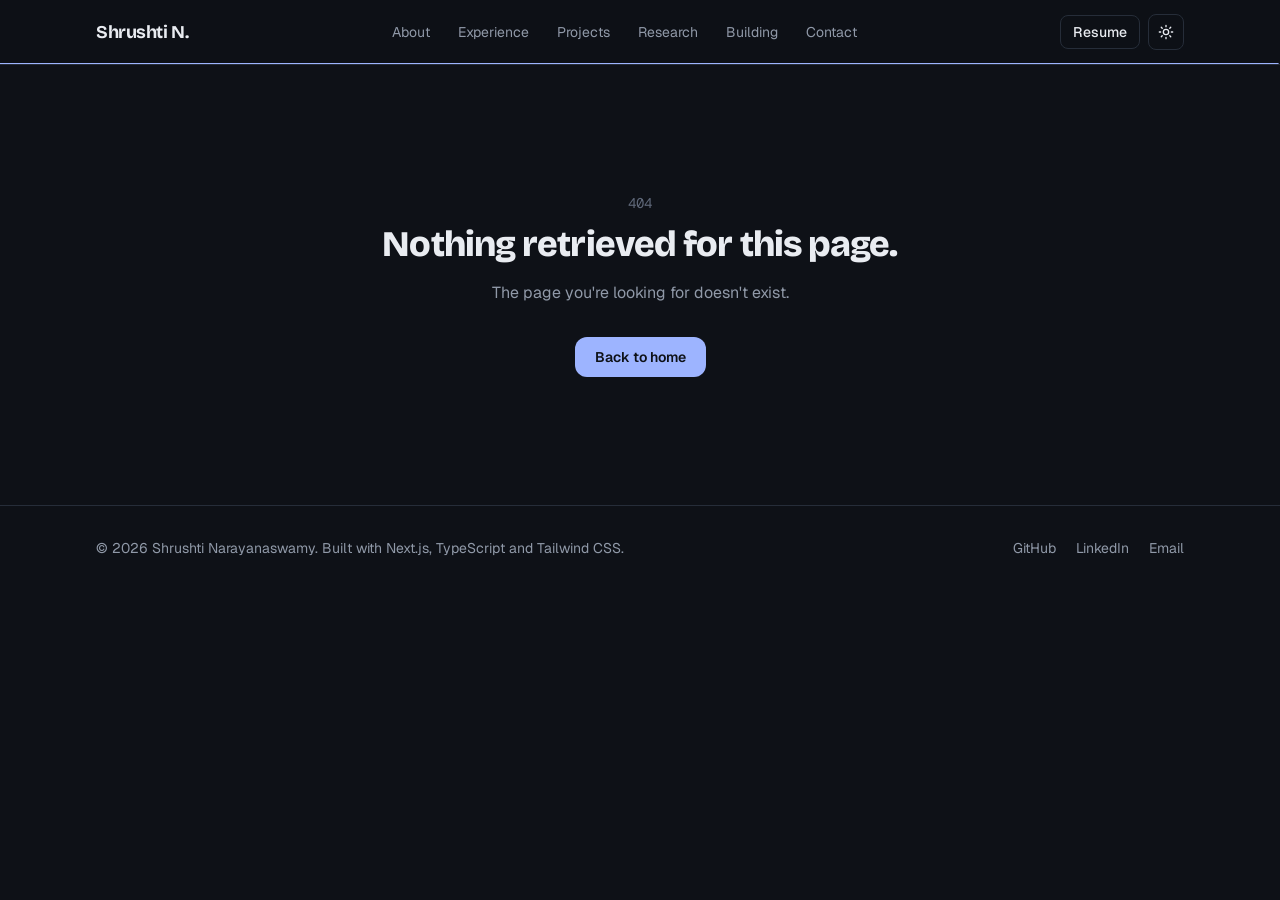
<file: 404/index.html>
<!DOCTYPE html><!--GHwYJ1TLy1S9ykXWcJeAw--><html lang="en"><head><meta charSet="utf-8"/><meta name="viewport" content="width=device-width, initial-scale=1"/><link rel="stylesheet" href="/next/static/css/76be0b5621947022.css" data-precedence="next"/><link rel="preload" as="script" fetchPriority="low" href="/next/static/chunks/webpack-2eb758dea75faf50.js"/><script src="/next/static/chunks/4bd1b696-c023c6e3521b1417.js" async=""></script><script src="/next/static/chunks/255-a85cef9cc3a04b12.js" async=""></script><script src="/next/static/chunks/main-app-7203f3699fb9ed25.js" async=""></script><script src="/next/static/chunks/506-51bde6540850d248.js" async=""></script><script src="/next/static/chunks/619-ba102abea3e3d0e4.js" async=""></script><script src="/next/static/chunks/app/layout-f3549f4efefdfa55.js" async=""></script><script src="/next/static/chunks/app/template-29832a300dab4493.js" async=""></script><script src="/next/static/chunks/885-ebb73f83e731e78c.js" async=""></script><script src="/next/static/chunks/312-8d545fc580714b43.js" async=""></script><script src="/next/static/chunks/app/page-fa1c7eda114fa11d.js" async=""></script><link rel="preconnect" href="https://fonts.googleapis.com"/><link rel="preconnect" href="https://fonts.gstatic.com" crossorigin=""/><meta name="robots" content="noindex"/><meta name="theme-color" media="(prefers-color-scheme: dark)" content="#0e1117"/><meta name="theme-color" media="(prefers-color-scheme: light)" content="#fafaf7"/><title>Shrushti Narayanaswamy | AI/ML Engineer | LLM &amp; RAG Systems</title><meta name="description" content="AI/ML Engineer building LLM applications, RAG systems, NLP pipelines, machine learning systems and cloud-native software."/><link rel="author" href="https://shrushti20.github.io"/><meta name="author" content="Shrushti Narayanaswamy"/><meta name="keywords" content="AI Engineer,ML Engineer,LLM,RAG,NLP,Machine Learning,FastAPI,Kubernetes,Bamberg,Germany"/><link rel="canonical" href="https://shrushti20.github.io/"/><meta property="og:title" content="Shrushti Narayanaswamy | AI/ML Engineer | LLM &amp; RAG Systems"/><meta property="og:description" content="AI/ML Engineer building LLM applications, RAG systems, NLP pipelines, machine learning systems and cloud-native software."/><meta property="og:url" content="https://shrushti20.github.io/"/><meta property="og:site_name" content="Shrushti Narayanaswamy"/><meta property="og:image" content="https://shrushti20.github.io/og-image.png"/><meta property="og:image:width" content="1200"/><meta property="og:image:height" content="627"/><meta property="og:image:alt" content="Shrushti Narayanaswamy"/><meta property="og:type" content="website"/><meta name="twitter:card" content="summary_large_image"/><meta name="twitter:title" content="Shrushti Narayanaswamy | AI/ML Engineer | LLM &amp; RAG Systems"/><meta name="twitter:description" content="AI/ML Engineer building LLM applications, RAG systems, NLP pipelines, machine learning systems and cloud-native software."/><meta name="twitter:image" content="https://shrushti20.github.io/og-image.png"/><link rel="icon" href="/favicon.svg"/><script>try{if(localStorage.getItem('theme')==='light')document.documentElement.classList.add('light')}catch(e){}</script><link rel="stylesheet" href="https://fonts.googleapis.com/css2?family=Bricolage+Grotesque:opsz,wght@12..96,500..800&amp;family=Geist:wght@400..700&amp;family=Geist+Mono:wght@400;500&amp;display=swap"/><script type="application/ld+json">{"@context":"https://schema.org","@type":"Person","name":"Shrushti Narayanaswamy","jobTitle":"AI / ML Engineer","url":"https://shrushti20.github.io","email":"mailto:shrushtinarayanaswamy@gmail.com","address":{"@type":"PostalAddress","addressLocality":"Bamberg","addressCountry":"DE"},"alumniOf":[{"@type":"CollegeOrUniversity","name":"Otto-Friedrich-Universität Bamberg"},{"@type":"CollegeOrUniversity","name":"Bangalore Institute of Technology"}],"knowsAbout":["Large Language Models","Retrieval-Augmented Generation","Natural Language Processing","Machine Learning","Kubernetes"],"sameAs":["https://www.linkedin.com/in/shrushtinarayanaswamy","https://github.com/shrushti20"]}</script><script src="/next/static/chunks/polyfills-42372ed130431b0a.js" noModule=""></script></head><body class="min-h-screen"><div hidden=""><!--$--><!--/$--></div><a href="#main" class="sr-only focus:not-sr-only focus:fixed focus:left-4 focus:top-4 focus:z-50 focus:rounded-lg focus:bg-accent focus:px-4 focus:py-2 focus:text-accent-ink">Skip to content</a><header class="sticky top-0 z-40 border-b border-rule bg-bg/80 backdrop-blur-md"><nav aria-label="Main" class="mx-auto flex h-16 max-w-6xl items-center justify-between gap-4 px-5 sm:px-8"><a class="font-display text-lg font-bold" href="/">Shrushti N.</a><ul class="hidden items-center gap-7 text-sm md:flex"><li class="relative"><a class="transition-colors hover:text-ink text-muted" href="/#about">About</a></li><li class="relative"><a class="transition-colors hover:text-ink text-muted" href="/#experience">Experience</a></li><li class="relative"><a class="transition-colors hover:text-ink text-muted" href="/projects/">Projects</a></li><li class="relative"><a class="transition-colors hover:text-ink text-muted" href="/research/">Research</a></li><li class="relative"><a class="transition-colors hover:text-ink text-muted" href="/building/">Building</a></li><li class="relative"><a class="transition-colors hover:text-ink text-muted" href="/#contact">Contact</a></li></ul><div class="flex items-center gap-2"><a href="/resume.pdf" download="" class="hidden rounded-lg border border-rule px-3 py-1.5 text-sm font-medium hover:border-accent sm:inline-block">Resume</a><button aria-label="Switch to light mode" class="grid h-9 w-9 place-items-center rounded-lg border border-rule hover:border-accent"><svg width="16" height="16" viewBox="0 0 24 24" fill="none" stroke="currentColor" stroke-width="2" stroke-linecap="round" aria-hidden="true"><circle cx="12" cy="12" r="4"></circle><path d="M12 2v2M12 20v2M4.9 4.9l1.4 1.4M17.7 17.7l1.4 1.4M2 12h2M20 12h2M4.9 19.1l1.4-1.4M17.7 6.3l1.4-1.4"></path></svg></button><button class="grid h-9 w-9 place-items-center rounded-lg border border-rule md:hidden" aria-expanded="false" aria-controls="mobile-menu" aria-label="Open menu"><svg width="18" height="18" viewBox="0 0 24 24" fill="none" stroke="currentColor" stroke-width="2" stroke-linecap="round" aria-hidden="true"><path d="M4 7h16M4 12h16M4 17h16"></path></svg></button></div><div class="absolute inset-x-0 bottom-0 h-px origin-left bg-accent" aria-hidden="true" style="transform:scaleX(0)"></div></nav></header><main id="main"><div style="opacity:0;transform:translateY(8px)"><div class="mx-auto max-w-3xl px-5 py-32 text-center"><p class="font-mono text-sm text-faint">404</p><h1 class="mt-3 font-display text-4xl font-extrabold">Nothing retrieved for this page.</h1><p class="mt-4 text-muted">The page you&#x27;re looking for doesn&#x27;t exist.</p><a class="mt-8 inline-block rounded-xl bg-accent px-5 py-2.5 text-sm font-semibold text-accent-ink" href="/">Back to home</a></div><!--$--><!--/$--></div></main><footer class="border-t border-rule"><div class="mx-auto flex max-w-6xl flex-wrap items-center justify-between gap-4 px-5 py-8 text-sm text-muted sm:px-8"><p>© <!-- -->2026<!-- --> <!-- -->Shrushti Narayanaswamy<!-- -->. Built with Next.js, TypeScript and Tailwind CSS.</p><ul class="flex gap-5"><li><a class="hover:text-ink" href="https://github.com/shrushti20" target="_blank" rel="noopener">GitHub</a></li><li><a class="hover:text-ink" href="https://www.linkedin.com/in/shrushtinarayanaswamy" target="_blank" rel="noopener">LinkedIn</a></li><li><a class="hover:text-ink" href="mailto:shrushtinarayanaswamy@gmail.com">Email</a></li></ul></div></footer><script src="/next/static/chunks/webpack-2eb758dea75faf50.js" id="_R_" async=""></script><script>(self.__next_f=self.__next_f||[]).push([0])</script><script>self.__next_f.push([1,"1:\"$Sreact.fragment\"\n2:I[879,[\"506\",\"static/chunks/506-51bde6540850d248.js\",\"619\",\"static/chunks/619-ba102abea3e3d0e4.js\",\"177\",\"static/chunks/app/layout-f3549f4efefdfa55.js\"],\"Nav\"]\n3:I[9766,[],\"\"]\n4:I[1212,[\"506\",\"static/chunks/506-51bde6540850d248.js\",\"397\",\"static/chunks/app/template-29832a300dab4493.js\"],\"default\"]\n5:I[8924,[],\"\"]\n6:I[2619,[\"506\",\"static/chunks/506-51bde6540850d248.js\",\"619\",\"static/chunks/619-ba102abea3e3d0e4.js\",\"885\",\"static/chunks/885-ebb73f83e731e78c.js\",\"312\",\"static/chunks/312-8d545fc580714b43.js\",\"974\",\"static/chunks/app/page-fa1c7eda114fa11d.js\"],\"\"]\n7:I[1216,[\"506\",\"static/chunks/506-51bde6540850d248.js\",\"619\",\"static/chunks/619-ba102abea3e3d0e4.js\",\"177\",\"static/chunks/app/layout-f3549f4efefdfa55.js\"],\"BackToTop\"]\nd:I[7150,[],\"\"]\n:HL[\"/next/static/css/76be0b5621947022.css\",\"style\"]\n"])</script><script>self.__next_f.push([1,"0:{\"P\":null,\"b\":\"GHwYJ1TLy1S9ykXWcJeAw\",\"p\":\"\",\"c\":[\"\",\"_not-found\",\"\"],\"i\":false,\"f\":[[[\"\",{\"children\":[\"/_not-found\",{\"children\":[\"__PAGE__\",{}]}]},\"$undefined\",\"$undefined\",true],[\"\",[\"$\",\"$1\",\"c\",{\"children\":[[[\"$\",\"link\",\"0\",{\"rel\":\"stylesheet\",\"href\":\"/next/static/css/76be0b5621947022.css\",\"precedence\":\"next\",\"crossOrigin\":\"$undefined\",\"nonce\":\"$undefined\"}]],[\"$\",\"html\",null,{\"lang\":\"en\",\"suppressHydrationWarning\":true,\"children\":[[\"$\",\"head\",null,{\"children\":[[\"$\",\"script\",null,{\"dangerouslySetInnerHTML\":{\"__html\":\"try{if(localStorage.getItem('theme')==='light')document.documentElement.classList.add('light')}catch(e){}\"}}],[\"$\",\"link\",null,{\"rel\":\"preconnect\",\"href\":\"https://fonts.googleapis.com\"}],[\"$\",\"link\",null,{\"rel\":\"preconnect\",\"href\":\"https://fonts.gstatic.com\",\"crossOrigin\":\"\"}],[\"$\",\"link\",null,{\"rel\":\"stylesheet\",\"href\":\"https://fonts.googleapis.com/css2?family=Bricolage+Grotesque:opsz,wght@12..96,500..800\u0026family=Geist:wght@400..700\u0026family=Geist+Mono:wght@400;500\u0026display=swap\"}],[\"$\",\"script\",null,{\"type\":\"application/ld+json\",\"dangerouslySetInnerHTML\":{\"__html\":\"{\\\"@context\\\":\\\"https://schema.org\\\",\\\"@type\\\":\\\"Person\\\",\\\"name\\\":\\\"Shrushti Narayanaswamy\\\",\\\"jobTitle\\\":\\\"AI / ML Engineer\\\",\\\"url\\\":\\\"https://shrushti20.github.io\\\",\\\"email\\\":\\\"mailto:shrushtinarayanaswamy@gmail.com\\\",\\\"address\\\":{\\\"@type\\\":\\\"PostalAddress\\\",\\\"addressLocality\\\":\\\"Bamberg\\\",\\\"addressCountry\\\":\\\"DE\\\"},\\\"alumniOf\\\":[{\\\"@type\\\":\\\"CollegeOrUniversity\\\",\\\"name\\\":\\\"Otto-Friedrich-Universität Bamberg\\\"},{\\\"@type\\\":\\\"CollegeOrUniversity\\\",\\\"name\\\":\\\"Bangalore Institute of Technology\\\"}],\\\"knowsAbout\\\":[\\\"Large Language Models\\\",\\\"Retrieval-Augmented Generation\\\",\\\"Natural Language Processing\\\",\\\"Machine Learning\\\",\\\"Kubernetes\\\"],\\\"sameAs\\\":[\\\"https://www.linkedin.com/in/shrushtinarayanaswamy\\\",\\\"https://github.com/shrushti20\\\"]}\"}}]]}],[\"$\",\"body\",null,{\"className\":\"min-h-screen\",\"children\":[[\"$\",\"a\",null,{\"href\":\"#main\",\"className\":\"sr-only focus:not-sr-only focus:fixed focus:left-4 focus:top-4 focus:z-50 focus:rounded-lg focus:bg-accent focus:px-4 focus:py-2 focus:text-accent-ink\",\"children\":\"Skip to content\"}],[\"$\",\"$L2\",null,{}],[\"$\",\"main\",null,{\"id\":\"main\",\"children\":[\"$\",\"$L3\",null,{\"parallelRouterKey\":\"children\",\"error\":\"$undefined\",\"errorStyles\":\"$undefined\",\"errorScripts\":\"$undefined\",\"template\":[\"$\",\"$L4\",null,{\"children\":[\"$\",\"$L5\",null,{}]}],\"templateStyles\":[],\"templateScripts\":[],\"notFound\":[[\"$\",\"div\",null,{\"className\":\"mx-auto max-w-3xl px-5 py-32 text-center\",\"children\":[[\"$\",\"p\",null,{\"className\":\"font-mono text-sm text-faint\",\"children\":\"404\"}],[\"$\",\"h1\",null,{\"className\":\"mt-3 font-display text-4xl font-extrabold\",\"children\":\"Nothing retrieved for this page.\"}],[\"$\",\"p\",null,{\"className\":\"mt-4 text-muted\",\"children\":\"The page you're looking for doesn't exist.\"}],[\"$\",\"$L6\",null,{\"href\":\"/\",\"className\":\"mt-8 inline-block rounded-xl bg-accent px-5 py-2.5 text-sm font-semibold text-accent-ink\",\"children\":\"Back to home\"}]]}],[]],\"forbidden\":\"$undefined\",\"unauthorized\":\"$undefined\"}]}],[\"$\",\"footer\",null,{\"className\":\"border-t border-rule\",\"children\":[\"$\",\"div\",null,{\"className\":\"mx-auto flex max-w-6xl flex-wrap items-center justify-between gap-4 px-5 py-8 text-sm text-muted sm:px-8\",\"children\":[[\"$\",\"p\",null,{\"children\":[\"© \",2026,\" \",\"Shrushti Narayanaswamy\",\". Built with Next.js, TypeScript and Tailwind CSS.\"]}],[\"$\",\"ul\",null,{\"className\":\"flex gap-5\",\"children\":[[\"$\",\"li\",null,{\"children\":[\"$\",\"a\",null,{\"className\":\"hover:text-ink\",\"href\":\"https://github.com/shrushti20\",\"target\":\"_blank\",\"rel\":\"noopener\",\"children\":\"GitHub\"}]}],[\"$\",\"li\",null,{\"children\":[\"$\",\"a\",null,{\"className\":\"hover:text-ink\",\"href\":\"https://www.linkedin.com/in/shrushtinarayanaswamy\",\"target\":\"_blank\",\"rel\":\"noopener\",\"children\":\"LinkedIn\"}]}],[\"$\",\"li\",null,{\"children\":[\"$\",\"a\",null,{\"className\":\"hover:text-ink\",\"href\":\"mailto:shrushtinarayanaswamy@gmail.com\",\"children\":\"Email\"}]}]]}]]}]}],[\"$\",\"$L7\",null,{}]]}]]}]]}],{\"children\":[\"/_not-found\",[\"$\",\"$1\",\"c\",{\"children\":[null,[\"$\",\"$L3\",null,{\"parallelRouterKey\":\"children\",\"error\":\"$undefined\",\"errorStyles\":\"$undefined\",\"errorScripts\":\"$undefined\",\"template\":[\"$\",\"$L5\",null,{}],\"templateStyles\":\"$undefined\",\"templateScripts\":\"$undefined\",\"notFound\":\"$undefined\",\"forbidden\":\"$undefined\",\"unauthorized\":\"$undefined\"}]]}],{\"children\":[\"__PAGE__\",[\"$\",\"$1\",\"c\",{\"children\":[[\"$\",\"div\",null,{\"className\":\"mx-auto max-w-3xl px-5 py-32 text-center\",\"children\":[[\"$\",\"p\",null,{\"className\":\"font-mono text-sm text-faint\",\"children\":\"404\"}],\"$L8\",\"$L9\",\"$La\"]}],null,\"$Lb\"]}],{},null,false]},null,false]},null,false],\"$Lc\",false]],\"m\":\"$undefined\",\"G\":[\"$d\",[]],\"s\":false,\"S\":true}\n"])</script><script>self.__next_f.push([1,"e:I[4431,[],\"OutletBoundary\"]\n10:I[5278,[],\"AsyncMetadataOutlet\"]\n12:I[4431,[],\"ViewportBoundary\"]\n14:I[4431,[],\"MetadataBoundary\"]\n15:\"$Sreact.suspense\"\n8:[\"$\",\"h1\",null,{\"className\":\"mt-3 font-display text-4xl font-extrabold\",\"children\":\"Nothing retrieved for this page.\"}]\n9:[\"$\",\"p\",null,{\"className\":\"mt-4 text-muted\",\"children\":\"The page you're looking for doesn't exist.\"}]\na:[\"$\",\"$L6\",null,{\"href\":\"/\",\"className\":\"mt-8 inline-block rounded-xl bg-accent px-5 py-2.5 text-sm font-semibold text-accent-ink\",\"children\":\"Back to home\"}]\nb:[\"$\",\"$Le\",null,{\"children\":[\"$Lf\",[\"$\",\"$L10\",null,{\"promise\":\"$@11\"}]]}]\nc:[\"$\",\"$1\",\"h\",{\"children\":[[\"$\",\"meta\",null,{\"name\":\"robots\",\"content\":\"noindex\"}],[[\"$\",\"$L12\",null,{\"children\":\"$L13\"}],null],[\"$\",\"$L14\",null,{\"children\":[\"$\",\"div\",null,{\"hidden\":true,\"children\":[\"$\",\"$15\",null,{\"fallback\":null,\"children\":\"$L16\"}]}]}]]}]\n"])</script><script>self.__next_f.push([1,"13:[[\"$\",\"meta\",\"0\",{\"charSet\":\"utf-8\"}],[\"$\",\"meta\",\"1\",{\"name\":\"viewport\",\"content\":\"width=device-width, initial-scale=1\"}],[\"$\",\"meta\",\"2\",{\"name\":\"theme-color\",\"media\":\"(prefers-color-scheme: dark)\",\"content\":\"#0e1117\"}],[\"$\",\"meta\",\"3\",{\"name\":\"theme-color\",\"media\":\"(prefers-color-scheme: light)\",\"content\":\"#fafaf7\"}]]\nf:null\n"])</script><script>self.__next_f.push([1,"17:I[622,[],\"IconMark\"]\n"])</script><script>self.__next_f.push([1,"11:{\"metadata\":[[\"$\",\"title\",\"0\",{\"children\":\"Shrushti Narayanaswamy | AI/ML Engineer | LLM \u0026 RAG Systems\"}],[\"$\",\"meta\",\"1\",{\"name\":\"description\",\"content\":\"AI/ML Engineer building LLM applications, RAG systems, NLP pipelines, machine learning systems and cloud-native software.\"}],[\"$\",\"link\",\"2\",{\"rel\":\"author\",\"href\":\"https://shrushti20.github.io\"}],[\"$\",\"meta\",\"3\",{\"name\":\"author\",\"content\":\"Shrushti Narayanaswamy\"}],[\"$\",\"meta\",\"4\",{\"name\":\"keywords\",\"content\":\"AI Engineer,ML Engineer,LLM,RAG,NLP,Machine Learning,FastAPI,Kubernetes,Bamberg,Germany\"}],[\"$\",\"link\",\"5\",{\"rel\":\"canonical\",\"href\":\"https://shrushti20.github.io/\"}],[\"$\",\"meta\",\"6\",{\"property\":\"og:title\",\"content\":\"Shrushti Narayanaswamy | AI/ML Engineer | LLM \u0026 RAG Systems\"}],[\"$\",\"meta\",\"7\",{\"property\":\"og:description\",\"content\":\"AI/ML Engineer building LLM applications, RAG systems, NLP pipelines, machine learning systems and cloud-native software.\"}],[\"$\",\"meta\",\"8\",{\"property\":\"og:url\",\"content\":\"https://shrushti20.github.io/\"}],[\"$\",\"meta\",\"9\",{\"property\":\"og:site_name\",\"content\":\"Shrushti Narayanaswamy\"}],[\"$\",\"meta\",\"10\",{\"property\":\"og:image\",\"content\":\"https://shrushti20.github.io/og-image.png\"}],[\"$\",\"meta\",\"11\",{\"property\":\"og:image:width\",\"content\":\"1200\"}],[\"$\",\"meta\",\"12\",{\"property\":\"og:image:height\",\"content\":\"627\"}],[\"$\",\"meta\",\"13\",{\"property\":\"og:image:alt\",\"content\":\"Shrushti Narayanaswamy\"}],[\"$\",\"meta\",\"14\",{\"property\":\"og:type\",\"content\":\"website\"}],[\"$\",\"meta\",\"15\",{\"name\":\"twitter:card\",\"content\":\"summary_large_image\"}],[\"$\",\"meta\",\"16\",{\"name\":\"twitter:title\",\"content\":\"Shrushti Narayanaswamy | AI/ML Engineer | LLM \u0026 RAG Systems\"}],[\"$\",\"meta\",\"17\",{\"name\":\"twitter:description\",\"content\":\"AI/ML Engineer building LLM applications, RAG systems, NLP pipelines, machine learning systems and cloud-native software.\"}],[\"$\",\"meta\",\"18\",{\"name\":\"twitter:image\",\"content\":\"https://shrushti20.github.io/og-image.png\"}],[\"$\",\"link\",\"19\",{\"rel\":\"icon\",\"href\":\"/favicon.svg\"}],[\"$\",\"$L17\",\"20\",{}]],\"error\":null,\"digest\":\"$undefined\"}\n"])</script><script>self.__next_f.push([1,"16:\"$11:metadata\"\n"])</script></body></html>
</file>
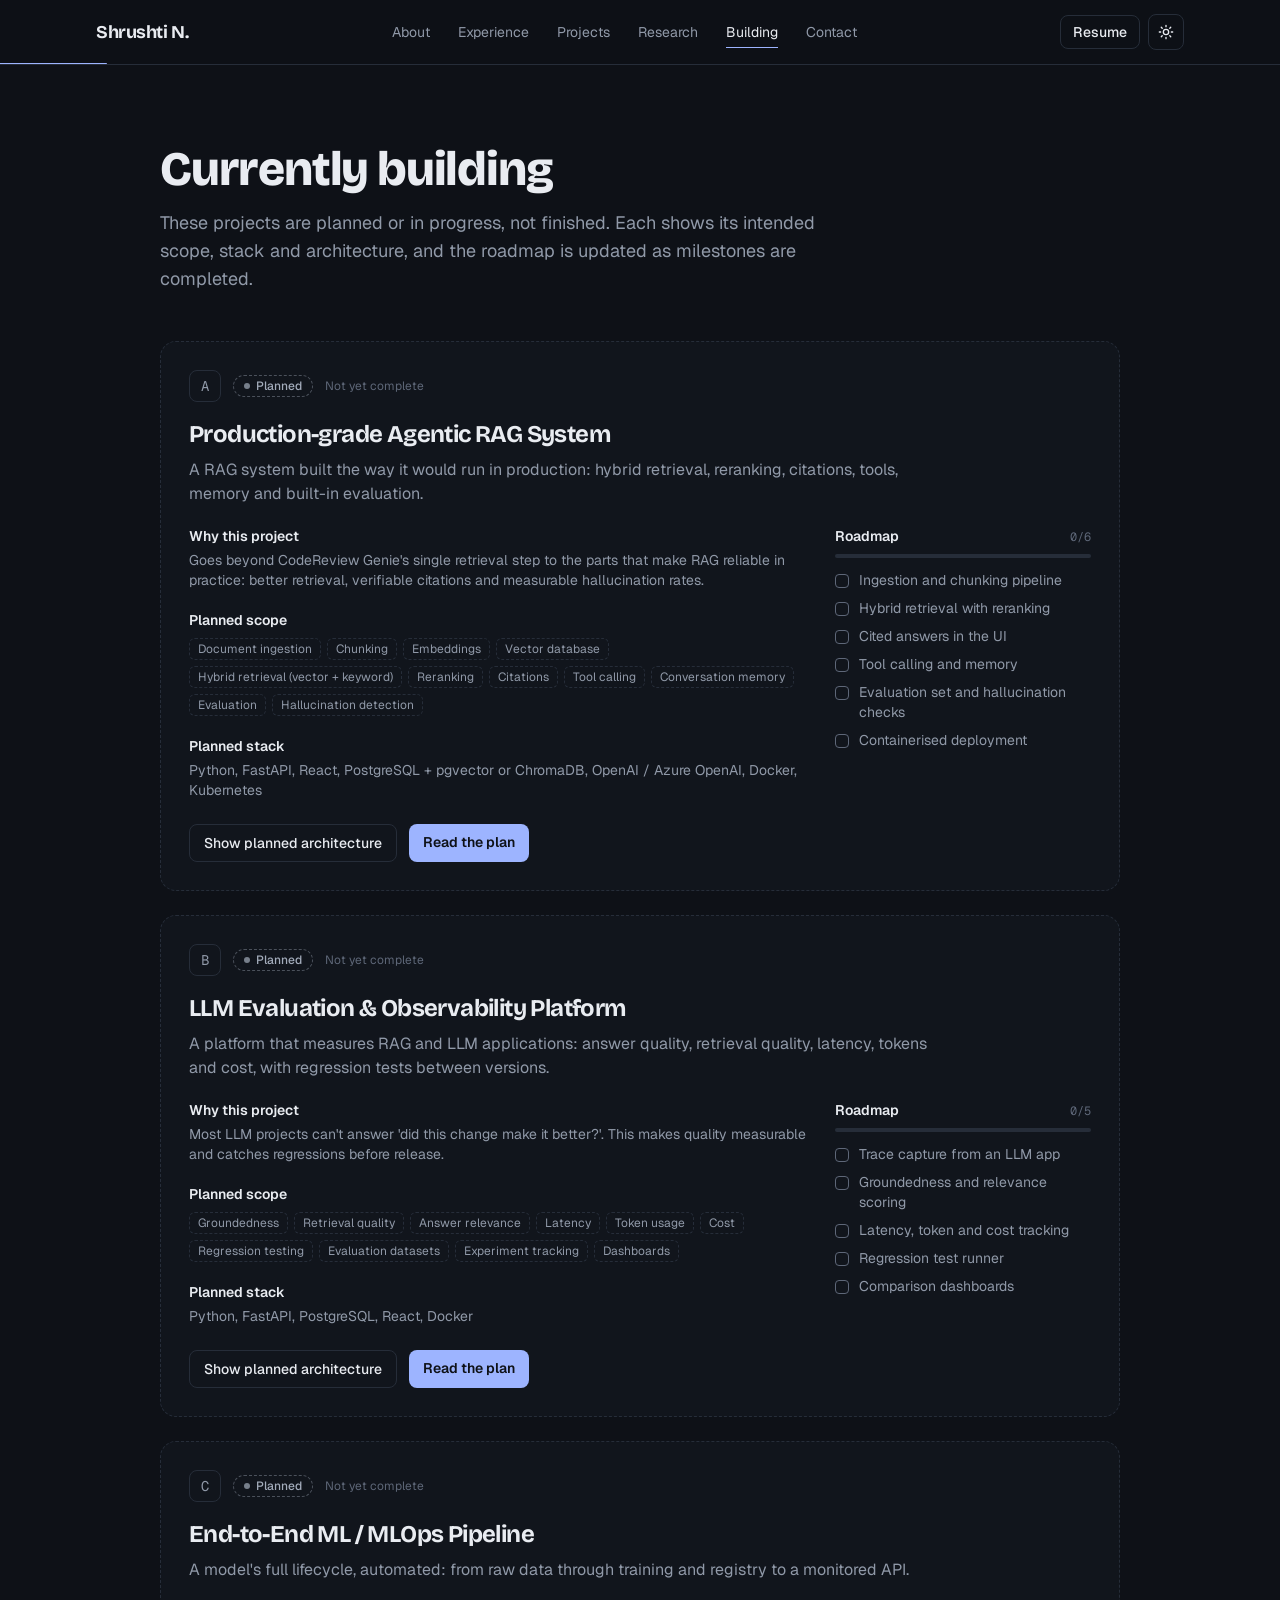
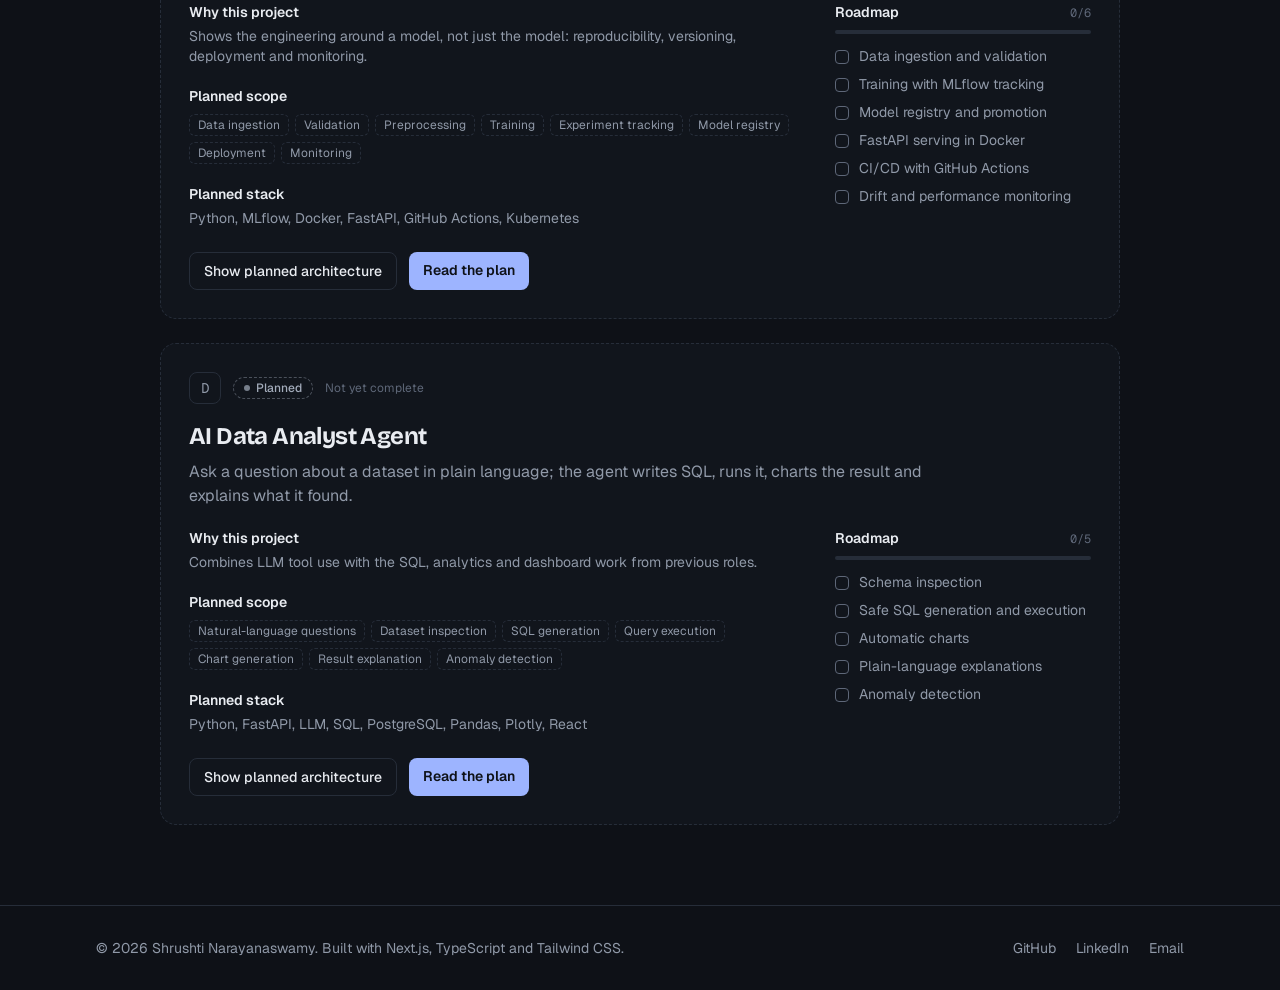
<file: building/index.html>
<!DOCTYPE html><!--GHwYJ1TLy1S9ykXWcJeAw--><html lang="en"><head><meta charSet="utf-8"/><meta name="viewport" content="width=device-width, initial-scale=1"/><link rel="stylesheet" href="/next/static/css/76be0b5621947022.css" data-precedence="next"/><link rel="preload" as="script" fetchPriority="low" href="/next/static/chunks/webpack-2eb758dea75faf50.js"/><script src="/next/static/chunks/4bd1b696-c023c6e3521b1417.js" async=""></script><script src="/next/static/chunks/255-a85cef9cc3a04b12.js" async=""></script><script src="/next/static/chunks/main-app-7203f3699fb9ed25.js" async=""></script><script src="/next/static/chunks/506-51bde6540850d248.js" async=""></script><script src="/next/static/chunks/619-ba102abea3e3d0e4.js" async=""></script><script src="/next/static/chunks/app/layout-f3549f4efefdfa55.js" async=""></script><script src="/next/static/chunks/app/template-29832a300dab4493.js" async=""></script><script src="/next/static/chunks/885-ebb73f83e731e78c.js" async=""></script><script src="/next/static/chunks/312-8d545fc580714b43.js" async=""></script><script src="/next/static/chunks/app/page-fa1c7eda114fa11d.js" async=""></script><script src="/next/static/chunks/app/building/page-441c5511be801667.js" async=""></script><link rel="preconnect" href="https://fonts.googleapis.com"/><link rel="preconnect" href="https://fonts.gstatic.com" crossorigin=""/><meta name="theme-color" media="(prefers-color-scheme: dark)" content="#0e1117"/><meta name="theme-color" media="(prefers-color-scheme: light)" content="#fafaf7"/><title>Currently building | Shrushti Narayanaswamy</title><meta name="description" content="Planned and in-progress projects: an agentic RAG system, an LLM evaluation platform, an MLOps pipeline and an AI data analyst agent."/><link rel="author" href="https://shrushti20.github.io"/><meta name="author" content="Shrushti Narayanaswamy"/><meta name="keywords" content="AI Engineer,ML Engineer,LLM,RAG,NLP,Machine Learning,FastAPI,Kubernetes,Bamberg,Germany"/><link rel="canonical" href="https://shrushti20.github.io/building/"/><meta property="og:title" content="Shrushti Narayanaswamy | AI/ML Engineer | LLM &amp; RAG Systems"/><meta property="og:description" content="AI/ML Engineer building LLM applications, RAG systems, NLP pipelines, machine learning systems and cloud-native software."/><meta property="og:url" content="https://shrushti20.github.io/"/><meta property="og:site_name" content="Shrushti Narayanaswamy"/><meta property="og:image" content="https://shrushti20.github.io/og-image.png"/><meta property="og:image:width" content="1200"/><meta property="og:image:height" content="627"/><meta property="og:image:alt" content="Shrushti Narayanaswamy"/><meta property="og:type" content="website"/><meta name="twitter:card" content="summary_large_image"/><meta name="twitter:title" content="Shrushti Narayanaswamy | AI/ML Engineer | LLM &amp; RAG Systems"/><meta name="twitter:description" content="AI/ML Engineer building LLM applications, RAG systems, NLP pipelines, machine learning systems and cloud-native software."/><meta name="twitter:image" content="https://shrushti20.github.io/og-image.png"/><link rel="icon" href="/favicon.svg"/><script>try{if(localStorage.getItem('theme')==='light')document.documentElement.classList.add('light')}catch(e){}</script><link rel="stylesheet" href="https://fonts.googleapis.com/css2?family=Bricolage+Grotesque:opsz,wght@12..96,500..800&amp;family=Geist:wght@400..700&amp;family=Geist+Mono:wght@400;500&amp;display=swap"/><script type="application/ld+json">{"@context":"https://schema.org","@type":"Person","name":"Shrushti Narayanaswamy","jobTitle":"AI / ML Engineer","url":"https://shrushti20.github.io","email":"mailto:shrushtinarayanaswamy@gmail.com","address":{"@type":"PostalAddress","addressLocality":"Bamberg","addressCountry":"DE"},"alumniOf":[{"@type":"CollegeOrUniversity","name":"Otto-Friedrich-Universität Bamberg"},{"@type":"CollegeOrUniversity","name":"Bangalore Institute of Technology"}],"knowsAbout":["Large Language Models","Retrieval-Augmented Generation","Natural Language Processing","Machine Learning","Kubernetes"],"sameAs":["https://www.linkedin.com/in/shrushtinarayanaswamy","https://github.com/shrushti20"]}</script><script src="/next/static/chunks/polyfills-42372ed130431b0a.js" noModule=""></script></head><body class="min-h-screen"><div hidden=""><!--$--><!--/$--></div><a href="#main" class="sr-only focus:not-sr-only focus:fixed focus:left-4 focus:top-4 focus:z-50 focus:rounded-lg focus:bg-accent focus:px-4 focus:py-2 focus:text-accent-ink">Skip to content</a><header class="sticky top-0 z-40 border-b border-rule bg-bg/80 backdrop-blur-md"><nav aria-label="Main" class="mx-auto flex h-16 max-w-6xl items-center justify-between gap-4 px-5 sm:px-8"><a class="font-display text-lg font-bold" href="/">Shrushti N.</a><ul class="hidden items-center gap-7 text-sm md:flex"><li class="relative"><a class="transition-colors hover:text-ink text-muted" href="/#about">About</a></li><li class="relative"><a class="transition-colors hover:text-ink text-muted" href="/#experience">Experience</a></li><li class="relative"><a class="transition-colors hover:text-ink text-muted" href="/projects/">Projects</a></li><li class="relative"><a class="transition-colors hover:text-ink text-muted" href="/research/">Research</a></li><li class="relative"><a class="transition-colors hover:text-ink text-ink" href="/building/">Building</a><span class="absolute -bottom-1.5 left-0 h-px w-full bg-accent"></span></li><li class="relative"><a class="transition-colors hover:text-ink text-muted" href="/#contact">Contact</a></li></ul><div class="flex items-center gap-2"><a href="/resume.pdf" download="" class="hidden rounded-lg border border-rule px-3 py-1.5 text-sm font-medium hover:border-accent sm:inline-block">Resume</a><button aria-label="Switch to light mode" class="grid h-9 w-9 place-items-center rounded-lg border border-rule hover:border-accent"><svg width="16" height="16" viewBox="0 0 24 24" fill="none" stroke="currentColor" stroke-width="2" stroke-linecap="round" aria-hidden="true"><circle cx="12" cy="12" r="4"></circle><path d="M12 2v2M12 20v2M4.9 4.9l1.4 1.4M17.7 17.7l1.4 1.4M2 12h2M20 12h2M4.9 19.1l1.4-1.4M17.7 6.3l1.4-1.4"></path></svg></button><button class="grid h-9 w-9 place-items-center rounded-lg border border-rule md:hidden" aria-expanded="false" aria-controls="mobile-menu" aria-label="Open menu"><svg width="18" height="18" viewBox="0 0 24 24" fill="none" stroke="currentColor" stroke-width="2" stroke-linecap="round" aria-hidden="true"><path d="M4 7h16M4 12h16M4 17h16"></path></svg></button></div><div class="absolute inset-x-0 bottom-0 h-px origin-left bg-accent" aria-hidden="true" style="transform:scaleX(0)"></div></nav></header><main id="main"><div style="opacity:0;transform:translateY(8px)"><div class="mx-auto max-w-5xl px-5 py-14 sm:px-8 sm:py-20"><h1 class="font-display text-4xl font-extrabold sm:text-5xl">Currently building</h1><p class="mt-4 max-w-2xl text-lg text-muted">These projects are planned or in progress, not finished. Each shows its intended scope, stack and architecture, and the roadmap is updated as milestones are completed.</p><div class="mt-12 space-y-6"><article id="agentic-rag" class="scroll-mt-24 rounded-2xl border border-dashed border-rule bg-surface/50 p-5 sm:p-7"><div class="flex flex-wrap items-center gap-3"><span class="grid h-8 w-8 place-items-center rounded-lg border border-rule font-mono text-sm text-muted">A</span><span class="inline-flex items-center gap-1.5 rounded-full border px-2.5 py-0.5 text-xs font-medium text-planned border-planned/40 border-dashed"><span aria-hidden="true" class="h-1.5 w-1.5 rounded-full bg-planned/70"></span>Planned</span><span class="text-xs text-faint">Not yet complete</span></div><h3 class="mt-4 font-display text-2xl font-bold"><a class="hover:text-accent" href="/building/agentic-rag/">Production-grade Agentic RAG System</a></h3><p class="mt-2 max-w-3xl text-muted">A RAG system built the way it would run in production: hybrid retrieval, reranking, citations, tools, memory and built-in evaluation.</p><div class="mt-5 grid gap-6 md:grid-cols-[1fr_16rem]"><div><h4 class="text-sm font-semibold">Why this project</h4><p class="mt-1 text-sm text-muted">Goes beyond CodeReview Genie&#x27;s single retrieval step to the parts that make RAG reliable in practice: better retrieval, verifiable citations and measurable hallucination rates.</p><h4 class="mt-5 text-sm font-semibold">Planned scope</h4><ul class="mt-2 flex flex-wrap gap-1.5"><li class="rounded-md border border-dashed border-rule px-2 py-0.5 text-xs text-muted">Document ingestion</li><li class="rounded-md border border-dashed border-rule px-2 py-0.5 text-xs text-muted">Chunking</li><li class="rounded-md border border-dashed border-rule px-2 py-0.5 text-xs text-muted">Embeddings</li><li class="rounded-md border border-dashed border-rule px-2 py-0.5 text-xs text-muted">Vector database</li><li class="rounded-md border border-dashed border-rule px-2 py-0.5 text-xs text-muted">Hybrid retrieval (vector + keyword)</li><li class="rounded-md border border-dashed border-rule px-2 py-0.5 text-xs text-muted">Reranking</li><li class="rounded-md border border-dashed border-rule px-2 py-0.5 text-xs text-muted">Citations</li><li class="rounded-md border border-dashed border-rule px-2 py-0.5 text-xs text-muted">Tool calling</li><li class="rounded-md border border-dashed border-rule px-2 py-0.5 text-xs text-muted">Conversation memory</li><li class="rounded-md border border-dashed border-rule px-2 py-0.5 text-xs text-muted">Evaluation</li><li class="rounded-md border border-dashed border-rule px-2 py-0.5 text-xs text-muted">Hallucination detection</li></ul><h4 class="mt-5 text-sm font-semibold">Planned stack</h4><p class="mt-1 text-sm text-muted">Python, FastAPI, React, PostgreSQL + pgvector or ChromaDB, OpenAI / Azure OpenAI, Docker, Kubernetes</p></div><div><div class="flex items-baseline justify-between"><h4 class="text-sm font-semibold">Roadmap</h4><span class="font-mono text-xs text-faint">0<!-- -->/<!-- -->6</span></div><div class="mt-2 h-1 overflow-hidden rounded bg-rule"><div class="h-full bg-progress" style="width:0%"></div></div><ul class="mt-3 space-y-2 text-sm"><li class="flex gap-2.5 text-muted"><span aria-hidden="true" class="mt-1 grid h-3.5 w-3.5 flex-none place-items-center rounded-sm border border-faint"></span><span>Ingestion and chunking pipeline<span class="sr-only"> (not started)</span></span></li><li class="flex gap-2.5 text-muted"><span aria-hidden="true" class="mt-1 grid h-3.5 w-3.5 flex-none place-items-center rounded-sm border border-faint"></span><span>Hybrid retrieval with reranking<span class="sr-only"> (not started)</span></span></li><li class="flex gap-2.5 text-muted"><span aria-hidden="true" class="mt-1 grid h-3.5 w-3.5 flex-none place-items-center rounded-sm border border-faint"></span><span>Cited answers in the UI<span class="sr-only"> (not started)</span></span></li><li class="flex gap-2.5 text-muted"><span aria-hidden="true" class="mt-1 grid h-3.5 w-3.5 flex-none place-items-center rounded-sm border border-faint"></span><span>Tool calling and memory<span class="sr-only"> (not started)</span></span></li><li class="flex gap-2.5 text-muted"><span aria-hidden="true" class="mt-1 grid h-3.5 w-3.5 flex-none place-items-center rounded-sm border border-faint"></span><span>Evaluation set and hallucination checks<span class="sr-only"> (not started)</span></span></li><li class="flex gap-2.5 text-muted"><span aria-hidden="true" class="mt-1 grid h-3.5 w-3.5 flex-none place-items-center rounded-sm border border-faint"></span><span>Containerised deployment<span class="sr-only"> (not started)</span></span></li></ul></div></div><div class="mt-6 flex flex-wrap gap-3"><button aria-expanded="false" class="rounded-lg border border-rule px-3.5 py-2 text-sm font-medium hover:border-accent">Show planned architecture</button><a class="rounded-lg bg-accent px-3.5 py-2 text-sm font-semibold text-accent-ink" href="/building/agentic-rag/">Read the plan</a></div></article><article id="llm-eval-platform" class="scroll-mt-24 rounded-2xl border border-dashed border-rule bg-surface/50 p-5 sm:p-7"><div class="flex flex-wrap items-center gap-3"><span class="grid h-8 w-8 place-items-center rounded-lg border border-rule font-mono text-sm text-muted">B</span><span class="inline-flex items-center gap-1.5 rounded-full border px-2.5 py-0.5 text-xs font-medium text-planned border-planned/40 border-dashed"><span aria-hidden="true" class="h-1.5 w-1.5 rounded-full bg-planned/70"></span>Planned</span><span class="text-xs text-faint">Not yet complete</span></div><h3 class="mt-4 font-display text-2xl font-bold"><a class="hover:text-accent" href="/building/llm-eval-platform/">LLM Evaluation &amp; Observability Platform</a></h3><p class="mt-2 max-w-3xl text-muted">A platform that measures RAG and LLM applications: answer quality, retrieval quality, latency, tokens and cost, with regression tests between versions.</p><div class="mt-5 grid gap-6 md:grid-cols-[1fr_16rem]"><div><h4 class="text-sm font-semibold">Why this project</h4><p class="mt-1 text-sm text-muted">Most LLM projects can&#x27;t answer &#x27;did this change make it better?&#x27;. This makes quality measurable and catches regressions before release.</p><h4 class="mt-5 text-sm font-semibold">Planned scope</h4><ul class="mt-2 flex flex-wrap gap-1.5"><li class="rounded-md border border-dashed border-rule px-2 py-0.5 text-xs text-muted">Groundedness</li><li class="rounded-md border border-dashed border-rule px-2 py-0.5 text-xs text-muted">Retrieval quality</li><li class="rounded-md border border-dashed border-rule px-2 py-0.5 text-xs text-muted">Answer relevance</li><li class="rounded-md border border-dashed border-rule px-2 py-0.5 text-xs text-muted">Latency</li><li class="rounded-md border border-dashed border-rule px-2 py-0.5 text-xs text-muted">Token usage</li><li class="rounded-md border border-dashed border-rule px-2 py-0.5 text-xs text-muted">Cost</li><li class="rounded-md border border-dashed border-rule px-2 py-0.5 text-xs text-muted">Regression testing</li><li class="rounded-md border border-dashed border-rule px-2 py-0.5 text-xs text-muted">Evaluation datasets</li><li class="rounded-md border border-dashed border-rule px-2 py-0.5 text-xs text-muted">Experiment tracking</li><li class="rounded-md border border-dashed border-rule px-2 py-0.5 text-xs text-muted">Dashboards</li></ul><h4 class="mt-5 text-sm font-semibold">Planned stack</h4><p class="mt-1 text-sm text-muted">Python, FastAPI, PostgreSQL, React, Docker</p></div><div><div class="flex items-baseline justify-between"><h4 class="text-sm font-semibold">Roadmap</h4><span class="font-mono text-xs text-faint">0<!-- -->/<!-- -->5</span></div><div class="mt-2 h-1 overflow-hidden rounded bg-rule"><div class="h-full bg-progress" style="width:0%"></div></div><ul class="mt-3 space-y-2 text-sm"><li class="flex gap-2.5 text-muted"><span aria-hidden="true" class="mt-1 grid h-3.5 w-3.5 flex-none place-items-center rounded-sm border border-faint"></span><span>Trace capture from an LLM app<span class="sr-only"> (not started)</span></span></li><li class="flex gap-2.5 text-muted"><span aria-hidden="true" class="mt-1 grid h-3.5 w-3.5 flex-none place-items-center rounded-sm border border-faint"></span><span>Groundedness and relevance scoring<span class="sr-only"> (not started)</span></span></li><li class="flex gap-2.5 text-muted"><span aria-hidden="true" class="mt-1 grid h-3.5 w-3.5 flex-none place-items-center rounded-sm border border-faint"></span><span>Latency, token and cost tracking<span class="sr-only"> (not started)</span></span></li><li class="flex gap-2.5 text-muted"><span aria-hidden="true" class="mt-1 grid h-3.5 w-3.5 flex-none place-items-center rounded-sm border border-faint"></span><span>Regression test runner<span class="sr-only"> (not started)</span></span></li><li class="flex gap-2.5 text-muted"><span aria-hidden="true" class="mt-1 grid h-3.5 w-3.5 flex-none place-items-center rounded-sm border border-faint"></span><span>Comparison dashboards<span class="sr-only"> (not started)</span></span></li></ul></div></div><div class="mt-6 flex flex-wrap gap-3"><button aria-expanded="false" class="rounded-lg border border-rule px-3.5 py-2 text-sm font-medium hover:border-accent">Show planned architecture</button><a class="rounded-lg bg-accent px-3.5 py-2 text-sm font-semibold text-accent-ink" href="/building/llm-eval-platform/">Read the plan</a></div></article><article id="mlops-pipeline" class="scroll-mt-24 rounded-2xl border border-dashed border-rule bg-surface/50 p-5 sm:p-7"><div class="flex flex-wrap items-center gap-3"><span class="grid h-8 w-8 place-items-center rounded-lg border border-rule font-mono text-sm text-muted">C</span><span class="inline-flex items-center gap-1.5 rounded-full border px-2.5 py-0.5 text-xs font-medium text-planned border-planned/40 border-dashed"><span aria-hidden="true" class="h-1.5 w-1.5 rounded-full bg-planned/70"></span>Planned</span><span class="text-xs text-faint">Not yet complete</span></div><h3 class="mt-4 font-display text-2xl font-bold"><a class="hover:text-accent" href="/building/mlops-pipeline/">End-to-End ML / MLOps Pipeline</a></h3><p class="mt-2 max-w-3xl text-muted">A model&#x27;s full lifecycle, automated: from raw data through training and registry to a monitored API.</p><div class="mt-5 grid gap-6 md:grid-cols-[1fr_16rem]"><div><h4 class="text-sm font-semibold">Why this project</h4><p class="mt-1 text-sm text-muted">Shows the engineering around a model, not just the model: reproducibility, versioning, deployment and monitoring.</p><h4 class="mt-5 text-sm font-semibold">Planned scope</h4><ul class="mt-2 flex flex-wrap gap-1.5"><li class="rounded-md border border-dashed border-rule px-2 py-0.5 text-xs text-muted">Data ingestion</li><li class="rounded-md border border-dashed border-rule px-2 py-0.5 text-xs text-muted">Validation</li><li class="rounded-md border border-dashed border-rule px-2 py-0.5 text-xs text-muted">Preprocessing</li><li class="rounded-md border border-dashed border-rule px-2 py-0.5 text-xs text-muted">Training</li><li class="rounded-md border border-dashed border-rule px-2 py-0.5 text-xs text-muted">Experiment tracking</li><li class="rounded-md border border-dashed border-rule px-2 py-0.5 text-xs text-muted">Model registry</li><li class="rounded-md border border-dashed border-rule px-2 py-0.5 text-xs text-muted">Deployment</li><li class="rounded-md border border-dashed border-rule px-2 py-0.5 text-xs text-muted">Monitoring</li></ul><h4 class="mt-5 text-sm font-semibold">Planned stack</h4><p class="mt-1 text-sm text-muted">Python, MLflow, Docker, FastAPI, GitHub Actions, Kubernetes</p></div><div><div class="flex items-baseline justify-between"><h4 class="text-sm font-semibold">Roadmap</h4><span class="font-mono text-xs text-faint">0<!-- -->/<!-- -->6</span></div><div class="mt-2 h-1 overflow-hidden rounded bg-rule"><div class="h-full bg-progress" style="width:0%"></div></div><ul class="mt-3 space-y-2 text-sm"><li class="flex gap-2.5 text-muted"><span aria-hidden="true" class="mt-1 grid h-3.5 w-3.5 flex-none place-items-center rounded-sm border border-faint"></span><span>Data ingestion and validation<span class="sr-only"> (not started)</span></span></li><li class="flex gap-2.5 text-muted"><span aria-hidden="true" class="mt-1 grid h-3.5 w-3.5 flex-none place-items-center rounded-sm border border-faint"></span><span>Training with MLflow tracking<span class="sr-only"> (not started)</span></span></li><li class="flex gap-2.5 text-muted"><span aria-hidden="true" class="mt-1 grid h-3.5 w-3.5 flex-none place-items-center rounded-sm border border-faint"></span><span>Model registry and promotion<span class="sr-only"> (not started)</span></span></li><li class="flex gap-2.5 text-muted"><span aria-hidden="true" class="mt-1 grid h-3.5 w-3.5 flex-none place-items-center rounded-sm border border-faint"></span><span>FastAPI serving in Docker<span class="sr-only"> (not started)</span></span></li><li class="flex gap-2.5 text-muted"><span aria-hidden="true" class="mt-1 grid h-3.5 w-3.5 flex-none place-items-center rounded-sm border border-faint"></span><span>CI/CD with GitHub Actions<span class="sr-only"> (not started)</span></span></li><li class="flex gap-2.5 text-muted"><span aria-hidden="true" class="mt-1 grid h-3.5 w-3.5 flex-none place-items-center rounded-sm border border-faint"></span><span>Drift and performance monitoring<span class="sr-only"> (not started)</span></span></li></ul></div></div><div class="mt-6 flex flex-wrap gap-3"><button aria-expanded="false" class="rounded-lg border border-rule px-3.5 py-2 text-sm font-medium hover:border-accent">Show planned architecture</button><a class="rounded-lg bg-accent px-3.5 py-2 text-sm font-semibold text-accent-ink" href="/building/mlops-pipeline/">Read the plan</a></div></article><article id="data-analyst-agent" class="scroll-mt-24 rounded-2xl border border-dashed border-rule bg-surface/50 p-5 sm:p-7"><div class="flex flex-wrap items-center gap-3"><span class="grid h-8 w-8 place-items-center rounded-lg border border-rule font-mono text-sm text-muted">D</span><span class="inline-flex items-center gap-1.5 rounded-full border px-2.5 py-0.5 text-xs font-medium text-planned border-planned/40 border-dashed"><span aria-hidden="true" class="h-1.5 w-1.5 rounded-full bg-planned/70"></span>Planned</span><span class="text-xs text-faint">Not yet complete</span></div><h3 class="mt-4 font-display text-2xl font-bold"><a class="hover:text-accent" href="/building/data-analyst-agent/">AI Data Analyst Agent</a></h3><p class="mt-2 max-w-3xl text-muted">Ask a question about a dataset in plain language; the agent writes SQL, runs it, charts the result and explains what it found.</p><div class="mt-5 grid gap-6 md:grid-cols-[1fr_16rem]"><div><h4 class="text-sm font-semibold">Why this project</h4><p class="mt-1 text-sm text-muted">Combines LLM tool use with the SQL, analytics and dashboard work from previous roles.</p><h4 class="mt-5 text-sm font-semibold">Planned scope</h4><ul class="mt-2 flex flex-wrap gap-1.5"><li class="rounded-md border border-dashed border-rule px-2 py-0.5 text-xs text-muted">Natural-language questions</li><li class="rounded-md border border-dashed border-rule px-2 py-0.5 text-xs text-muted">Dataset inspection</li><li class="rounded-md border border-dashed border-rule px-2 py-0.5 text-xs text-muted">SQL generation</li><li class="rounded-md border border-dashed border-rule px-2 py-0.5 text-xs text-muted">Query execution</li><li class="rounded-md border border-dashed border-rule px-2 py-0.5 text-xs text-muted">Chart generation</li><li class="rounded-md border border-dashed border-rule px-2 py-0.5 text-xs text-muted">Result explanation</li><li class="rounded-md border border-dashed border-rule px-2 py-0.5 text-xs text-muted">Anomaly detection</li></ul><h4 class="mt-5 text-sm font-semibold">Planned stack</h4><p class="mt-1 text-sm text-muted">Python, FastAPI, LLM, SQL, PostgreSQL, Pandas, Plotly, React</p></div><div><div class="flex items-baseline justify-between"><h4 class="text-sm font-semibold">Roadmap</h4><span class="font-mono text-xs text-faint">0<!-- -->/<!-- -->5</span></div><div class="mt-2 h-1 overflow-hidden rounded bg-rule"><div class="h-full bg-progress" style="width:0%"></div></div><ul class="mt-3 space-y-2 text-sm"><li class="flex gap-2.5 text-muted"><span aria-hidden="true" class="mt-1 grid h-3.5 w-3.5 flex-none place-items-center rounded-sm border border-faint"></span><span>Schema inspection<span class="sr-only"> (not started)</span></span></li><li class="flex gap-2.5 text-muted"><span aria-hidden="true" class="mt-1 grid h-3.5 w-3.5 flex-none place-items-center rounded-sm border border-faint"></span><span>Safe SQL generation and execution<span class="sr-only"> (not started)</span></span></li><li class="flex gap-2.5 text-muted"><span aria-hidden="true" class="mt-1 grid h-3.5 w-3.5 flex-none place-items-center rounded-sm border border-faint"></span><span>Automatic charts<span class="sr-only"> (not started)</span></span></li><li class="flex gap-2.5 text-muted"><span aria-hidden="true" class="mt-1 grid h-3.5 w-3.5 flex-none place-items-center rounded-sm border border-faint"></span><span>Plain-language explanations<span class="sr-only"> (not started)</span></span></li><li class="flex gap-2.5 text-muted"><span aria-hidden="true" class="mt-1 grid h-3.5 w-3.5 flex-none place-items-center rounded-sm border border-faint"></span><span>Anomaly detection<span class="sr-only"> (not started)</span></span></li></ul></div></div><div class="mt-6 flex flex-wrap gap-3"><button aria-expanded="false" class="rounded-lg border border-rule px-3.5 py-2 text-sm font-medium hover:border-accent">Show planned architecture</button><a class="rounded-lg bg-accent px-3.5 py-2 text-sm font-semibold text-accent-ink" href="/building/data-analyst-agent/">Read the plan</a></div></article></div></div><!--$--><!--/$--></div></main><footer class="border-t border-rule"><div class="mx-auto flex max-w-6xl flex-wrap items-center justify-between gap-4 px-5 py-8 text-sm text-muted sm:px-8"><p>© <!-- -->2026<!-- --> <!-- -->Shrushti Narayanaswamy<!-- -->. Built with Next.js, TypeScript and Tailwind CSS.</p><ul class="flex gap-5"><li><a class="hover:text-ink" href="https://github.com/shrushti20" target="_blank" rel="noopener">GitHub</a></li><li><a class="hover:text-ink" href="https://www.linkedin.com/in/shrushtinarayanaswamy" target="_blank" rel="noopener">LinkedIn</a></li><li><a class="hover:text-ink" href="mailto:shrushtinarayanaswamy@gmail.com">Email</a></li></ul></div></footer><script src="/next/static/chunks/webpack-2eb758dea75faf50.js" id="_R_" async=""></script><script>(self.__next_f=self.__next_f||[]).push([0])</script><script>self.__next_f.push([1,"1:\"$Sreact.fragment\"\n2:I[879,[\"506\",\"static/chunks/506-51bde6540850d248.js\",\"619\",\"static/chunks/619-ba102abea3e3d0e4.js\",\"177\",\"static/chunks/app/layout-f3549f4efefdfa55.js\"],\"Nav\"]\n3:I[9766,[],\"\"]\n4:I[1212,[\"506\",\"static/chunks/506-51bde6540850d248.js\",\"397\",\"static/chunks/app/template-29832a300dab4493.js\"],\"default\"]\n5:I[8924,[],\"\"]\n6:I[2619,[\"506\",\"static/chunks/506-51bde6540850d248.js\",\"619\",\"static/chunks/619-ba102abea3e3d0e4.js\",\"885\",\"static/chunks/885-ebb73f83e731e78c.js\",\"312\",\"static/chunks/312-8d545fc580714b43.js\",\"974\",\"static/chunks/app/page-fa1c7eda114fa11d.js\"],\"\"]\n7:I[1216,[\"506\",\"static/chunks/506-51bde6540850d248.js\",\"619\",\"static/chunks/619-ba102abea3e3d0e4.js\",\"177\",\"static/chunks/app/layout-f3549f4efefdfa55.js\"],\"BackToTop\"]\nc:I[7150,[],\"\"]\n:HL[\"/next/static/css/76be0b5621947022.css\",\"style\"]\n"])</script><script>self.__next_f.push([1,"0:{\"P\":null,\"b\":\"GHwYJ1TLy1S9ykXWcJeAw\",\"p\":\"\",\"c\":[\"\",\"building\",\"\"],\"i\":false,\"f\":[[[\"\",{\"children\":[\"building\",{\"children\":[\"__PAGE__\",{}]}]},\"$undefined\",\"$undefined\",true],[\"\",[\"$\",\"$1\",\"c\",{\"children\":[[[\"$\",\"link\",\"0\",{\"rel\":\"stylesheet\",\"href\":\"/next/static/css/76be0b5621947022.css\",\"precedence\":\"next\",\"crossOrigin\":\"$undefined\",\"nonce\":\"$undefined\"}]],[\"$\",\"html\",null,{\"lang\":\"en\",\"suppressHydrationWarning\":true,\"children\":[[\"$\",\"head\",null,{\"children\":[[\"$\",\"script\",null,{\"dangerouslySetInnerHTML\":{\"__html\":\"try{if(localStorage.getItem('theme')==='light')document.documentElement.classList.add('light')}catch(e){}\"}}],[\"$\",\"link\",null,{\"rel\":\"preconnect\",\"href\":\"https://fonts.googleapis.com\"}],[\"$\",\"link\",null,{\"rel\":\"preconnect\",\"href\":\"https://fonts.gstatic.com\",\"crossOrigin\":\"\"}],[\"$\",\"link\",null,{\"rel\":\"stylesheet\",\"href\":\"https://fonts.googleapis.com/css2?family=Bricolage+Grotesque:opsz,wght@12..96,500..800\u0026family=Geist:wght@400..700\u0026family=Geist+Mono:wght@400;500\u0026display=swap\"}],[\"$\",\"script\",null,{\"type\":\"application/ld+json\",\"dangerouslySetInnerHTML\":{\"__html\":\"{\\\"@context\\\":\\\"https://schema.org\\\",\\\"@type\\\":\\\"Person\\\",\\\"name\\\":\\\"Shrushti Narayanaswamy\\\",\\\"jobTitle\\\":\\\"AI / ML Engineer\\\",\\\"url\\\":\\\"https://shrushti20.github.io\\\",\\\"email\\\":\\\"mailto:shrushtinarayanaswamy@gmail.com\\\",\\\"address\\\":{\\\"@type\\\":\\\"PostalAddress\\\",\\\"addressLocality\\\":\\\"Bamberg\\\",\\\"addressCountry\\\":\\\"DE\\\"},\\\"alumniOf\\\":[{\\\"@type\\\":\\\"CollegeOrUniversity\\\",\\\"name\\\":\\\"Otto-Friedrich-Universität Bamberg\\\"},{\\\"@type\\\":\\\"CollegeOrUniversity\\\",\\\"name\\\":\\\"Bangalore Institute of Technology\\\"}],\\\"knowsAbout\\\":[\\\"Large Language Models\\\",\\\"Retrieval-Augmented Generation\\\",\\\"Natural Language Processing\\\",\\\"Machine Learning\\\",\\\"Kubernetes\\\"],\\\"sameAs\\\":[\\\"https://www.linkedin.com/in/shrushtinarayanaswamy\\\",\\\"https://github.com/shrushti20\\\"]}\"}}]]}],[\"$\",\"body\",null,{\"className\":\"min-h-screen\",\"children\":[[\"$\",\"a\",null,{\"href\":\"#main\",\"className\":\"sr-only focus:not-sr-only focus:fixed focus:left-4 focus:top-4 focus:z-50 focus:rounded-lg focus:bg-accent focus:px-4 focus:py-2 focus:text-accent-ink\",\"children\":\"Skip to content\"}],[\"$\",\"$L2\",null,{}],[\"$\",\"main\",null,{\"id\":\"main\",\"children\":[\"$\",\"$L3\",null,{\"parallelRouterKey\":\"children\",\"error\":\"$undefined\",\"errorStyles\":\"$undefined\",\"errorScripts\":\"$undefined\",\"template\":[\"$\",\"$L4\",null,{\"children\":[\"$\",\"$L5\",null,{}]}],\"templateStyles\":[],\"templateScripts\":[],\"notFound\":[[\"$\",\"div\",null,{\"className\":\"mx-auto max-w-3xl px-5 py-32 text-center\",\"children\":[[\"$\",\"p\",null,{\"className\":\"font-mono text-sm text-faint\",\"children\":\"404\"}],[\"$\",\"h1\",null,{\"className\":\"mt-3 font-display text-4xl font-extrabold\",\"children\":\"Nothing retrieved for this page.\"}],[\"$\",\"p\",null,{\"className\":\"mt-4 text-muted\",\"children\":\"The page you're looking for doesn't exist.\"}],[\"$\",\"$L6\",null,{\"href\":\"/\",\"className\":\"mt-8 inline-block rounded-xl bg-accent px-5 py-2.5 text-sm font-semibold text-accent-ink\",\"children\":\"Back to home\"}]]}],[]],\"forbidden\":\"$undefined\",\"unauthorized\":\"$undefined\"}]}],[\"$\",\"footer\",null,{\"className\":\"border-t border-rule\",\"children\":[\"$\",\"div\",null,{\"className\":\"mx-auto flex max-w-6xl flex-wrap items-center justify-between gap-4 px-5 py-8 text-sm text-muted sm:px-8\",\"children\":[[\"$\",\"p\",null,{\"children\":[\"© \",2026,\" \",\"Shrushti Narayanaswamy\",\". Built with Next.js, TypeScript and Tailwind CSS.\"]}],[\"$\",\"ul\",null,{\"className\":\"flex gap-5\",\"children\":[[\"$\",\"li\",null,{\"children\":[\"$\",\"a\",null,{\"className\":\"hover:text-ink\",\"href\":\"https://github.com/shrushti20\",\"target\":\"_blank\",\"rel\":\"noopener\",\"children\":\"GitHub\"}]}],[\"$\",\"li\",null,{\"children\":[\"$\",\"a\",null,{\"className\":\"hover:text-ink\",\"href\":\"https://www.linkedin.com/in/shrushtinarayanaswamy\",\"target\":\"_blank\",\"rel\":\"noopener\",\"children\":\"LinkedIn\"}]}],[\"$\",\"li\",null,{\"children\":[\"$\",\"a\",null,{\"className\":\"hover:text-ink\",\"href\":\"mailto:shrushtinarayanaswamy@gmail.com\",\"children\":\"Email\"}]}]]}]]}]}],[\"$\",\"$L7\",null,{}]]}]]}]]}],{\"children\":[\"building\",[\"$\",\"$1\",\"c\",{\"children\":[null,[\"$\",\"$L3\",null,{\"parallelRouterKey\":\"children\",\"error\":\"$undefined\",\"errorStyles\":\"$undefined\",\"errorScripts\":\"$undefined\",\"template\":[\"$\",\"$L5\",null,{}],\"templateStyles\":\"$undefined\",\"templateScripts\":\"$undefined\",\"notFound\":\"$undefined\",\"forbidden\":\"$undefined\",\"unauthorized\":\"$undefined\"}]]}],{\"children\":[\"__PAGE__\",[\"$\",\"$1\",\"c\",{\"children\":[[\"$\",\"div\",null,{\"className\":\"mx-auto max-w-5xl px-5 py-14 sm:px-8 sm:py-20\",\"children\":[[\"$\",\"h1\",null,{\"className\":\"font-display text-4xl font-extrabold sm:text-5xl\",\"children\":\"Currently building\"}],\"$L8\",\"$L9\"]}],null,\"$La\"]}],{},null,false]},null,false]},null,false],\"$Lb\",false]],\"m\":\"$undefined\",\"G\":[\"$c\",[]],\"s\":false,\"S\":true}\n"])</script><script>self.__next_f.push([1,"d:I[4583,[\"506\",\"static/chunks/506-51bde6540850d248.js\",\"619\",\"static/chunks/619-ba102abea3e3d0e4.js\",\"331\",\"static/chunks/app/building/page-441c5511be801667.js\"],\"BuildingCard\"]\n10:I[4431,[],\"OutletBoundary\"]\n12:I[5278,[],\"AsyncMetadataOutlet\"]\n14:I[4431,[],\"ViewportBoundary\"]\n16:I[4431,[],\"MetadataBoundary\"]\n17:\"$Sreact.suspense\"\n8:[\"$\",\"p\",null,{\"className\":\"mt-4 max-w-2xl text-lg text-muted\",\"children\":\"These projects are planned or in progress, not finished. Each shows its intended scope, stack and architecture, and the roadmap is updated as milestones are completed.\"}]\n"])</script><script>self.__next_f.push([1,"9:[\"$\",\"div\",null,{\"className\":\"mt-12 space-y-6\",\"children\":[[\"$\",\"$Ld\",\"agentic-rag\",{\"b\":{\"slug\":\"agentic-rag\",\"problem\":\"A RAG system that returns a confident answer with no way to check it is a liability. In production the questions are: where did this come from, is it actually supported by the sources, and how often is it wrong?\",\"demoPlan\":[\"Upload a set of documents and watch them being chunked and indexed.\",\"Ask a question and see the retrieved passages before the answer is generated.\",\"Read an answer where every claim links to the passage it came from.\",\"Open an evaluation tab showing groundedness and retrieval scores on a fixed question set.\"],\"measure\":[\"Retrieval recall at k\",\"Groundedness of each answer\",\"Hallucination rate on a held-out question set\",\"Latency and cost per question\"],\"code\":\"A\",\"name\":\"Production-grade Agentic RAG System\",\"status\":\"planned\",\"pitch\":\"A RAG system built the way it would run in production: hybrid retrieval, reranking, citations, tools, memory and built-in evaluation.\",\"why\":\"Goes beyond CodeReview Genie's single retrieval step to the parts that make RAG reliable in practice: better retrieval, verifiable citations and measurable hallucination rates.\",\"scope\":[\"Document ingestion\",\"Chunking\",\"Embeddings\",\"Vector database\",\"Hybrid retrieval (vector + keyword)\",\"Reranking\",\"Citations\",\"Tool calling\",\"Conversation memory\",\"Evaluation\",\"Hallucination detection\"],\"stack\":[\"Python\",\"FastAPI\",\"React\",\"PostgreSQL + pgvector or ChromaDB\",\"OpenAI / Azure OpenAI\",\"Docker\",\"Kubernetes\"],\"milestones\":[{\"label\":\"Ingestion and chunking pipeline\",\"done\":false},{\"label\":\"Hybrid retrieval with reranking\",\"done\":false},{\"label\":\"Cited answers in the UI\",\"done\":false},{\"label\":\"Tool calling and memory\",\"done\":false},{\"label\":\"Evaluation set and hallucination checks\",\"done\":false},{\"label\":\"Containerised deployment\",\"done\":false}],\"diagram\":{\"title\":\"Planned architecture\",\"kind\":\"pipeline\",\"nodes\":[{\"id\":\"docs\",\"label\":\"Documents\",\"detail\":\"PDFs, web pages and text files uploaded by the user.\"},{\"id\":\"load\",\"label\":\"Loader\",\"detail\":\"Parses each format into clean text with metadata.\"},{\"id\":\"chunk\",\"label\":\"Chunking\",\"detail\":\"Splits text into overlapping chunks that keep their source position for citations.\"},{\"id\":\"emb\",\"label\":\"Embedding model\",\"detail\":\"Turns chunks into vectors.\"},{\"id\":\"vdb\",\"label\":\"Vector DB\",\"detail\":\"pgvector or ChromaDB, plus a keyword index for hybrid search.\"},{\"id\":\"ret\",\"label\":\"Hybrid retriever\",\"detail\":\"Combines vector similarity with keyword matching.\"},{\"id\":\"rr\",\"label\":\"Reranker\",\"detail\":\"Re-scores candidates so the best evidence reaches the LLM.\"},{\"id\":\"agent\",\"label\":\"LLM agent\",\"detail\":\"Answers, calls tools when needed, and keeps conversation memory.\"},{\"id\":\"ans\",\"label\":\"Cited answer\",\"detail\":\"Every claim links to the chunk it came from; unsupported claims are flagged.\"}]},\"repo\":null}}],[\"$\",\"$Ld\",\"llm-eval-platform\",{\"b\":{\"slug\":\"llm-eval-platform\",\"problem\":\"Teams ship LLM changes without knowing whether quality improved. Prompt tweaks, model swaps and retrieval changes all get merged on the strength of a few manual spot checks.\",\"demoPlan\":[\"Point the platform at an LLM app and watch traces arrive.\",\"Run an evaluation set and see per-question scores appear.\",\"Compare two versions side by side, with regressions highlighted.\",\"Track latency, tokens and cost per run over time.\"],\"measure\":[\"Groundedness\",\"Answer relevance\",\"Retrieval quality\",\"Latency, token usage and cost per version\"],\"code\":\"B\",\"name\":\"LLM Evaluation \u0026 Observability Platform\",\"status\":\"planned\",\"pitch\":\"A platform that measures RAG and LLM applications: answer quality, retrieval quality, latency, tokens and cost, with regression tests between versions.\",\"why\":\"Most LLM projects can't answer 'did this change make it better?'. This makes quality measurable and catches regressions before release.\",\"scope\":[\"Groundedness\",\"Retrieval quality\",\"Answer relevance\",\"Latency\",\"Token usage\",\"Cost\",\"Regression testing\",\"Evaluation datasets\",\"Experiment tracking\",\"Dashboards\"],\"stack\":[\"Python\",\"FastAPI\",\"PostgreSQL\",\"React\",\"Docker\"],\"milestones\":[{\"label\":\"Trace capture from an LLM app\",\"done\":false},{\"label\":\"Groundedness and relevance scoring\",\"done\":false},{\"label\":\"Latency, token and cost tracking\",\"done\":false},{\"label\":\"Regression test runner\",\"done\":false},{\"label\":\"Comparison dashboards\",\"done\":false}],\"diagram\":{\"title\":\"Planned architecture\",\"kind\":\"pipeline\",\"nodes\":[{\"id\":\"app\",\"label\":\"LLM application\",\"detail\":\"Any RAG or LLM app, instrumented to send traces.\"},{\"id\":\"trace\",\"label\":\"Trace collector\",\"detail\":\"Records prompts, retrieved context, outputs, latency and token counts.\"},{\"id\":\"ds\",\"label\":\"Eval datasets\",\"detail\":\"Versioned question sets with reference answers.\"},{\"id\":\"score\",\"label\":\"Scorers\",\"detail\":\"Groundedness, retrieval quality and answer relevance metrics.\"},{\"id\":\"store\",\"label\":\"Experiment store\",\"detail\":\"Every run is stored and comparable by version.\"},{\"id\":\"dash\",\"label\":\"Dashboards\",\"detail\":\"Quality, latency and cost over time, with regressions highlighted.\"}]},\"repo\":null}}],\"$Le\",\"$Lf\"]}]\n"])</script><script>self.__next_f.push([1,"a:[\"$\",\"$L10\",null,{\"children\":[\"$L11\",[\"$\",\"$L12\",null,{\"promise\":\"$@13\"}]]}]\nb:[\"$\",\"$1\",\"h\",{\"children\":[null,[[\"$\",\"$L14\",null,{\"children\":\"$L15\"}],null],[\"$\",\"$L16\",null,{\"children\":[\"$\",\"div\",null,{\"hidden\":true,\"children\":[\"$\",\"$17\",null,{\"fallback\":null,\"children\":\"$L18\"}]}]}]]}]\n"])</script><script>self.__next_f.push([1,"e:[\"$\",\"$Ld\",\"mlops-pipeline\",{\"b\":{\"slug\":\"mlops-pipeline\",\"problem\":\"A model in a notebook isn't a system. Reproducing a result months later, knowing which version is live, and noticing when it degrades all need engineering around the model.\",\"demoPlan\":[\"Trigger the pipeline and watch data validation, training and evaluation run.\",\"Browse tracked experiments and compare runs in MLflow.\",\"Promote a model in the registry and see the API serve the new version.\",\"View the monitoring dashboard with drift and live performance.\"],\"measure\":[\"Model metrics per run\",\"Training-to-deployment time\",\"Data drift\",\"Live prediction performance\"],\"code\":\"C\",\"name\":\"End-to-End ML / MLOps Pipeline\",\"status\":\"planned\",\"pitch\":\"A model's full lifecycle, automated: from raw data through training and registry to a monitored API.\",\"why\":\"Shows the engineering around a model, not just the model: reproducibility, versioning, deployment and monitoring.\",\"scope\":[\"Data ingestion\",\"Validation\",\"Preprocessing\",\"Training\",\"Experiment tracking\",\"Model registry\",\"Deployment\",\"Monitoring\"],\"stack\":[\"Python\",\"MLflow\",\"Docker\",\"FastAPI\",\"GitHub Actions\",\"Kubernetes\"],\"milestones\":[{\"label\":\"Data ingestion and validation\",\"done\":false},{\"label\":\"Training with MLflow tracking\",\"done\":false},{\"label\":\"Model registry and promotion\",\"done\":false},{\"label\":\"FastAPI serving in Docker\",\"done\":false},{\"label\":\"CI/CD with GitHub Actions\",\"done\":false},{\"label\":\"Drift and performance monitoring\",\"done\":false}],\"diagram\":{\"title\":\"Planned pipeline\",\"kind\":\"pipeline\",\"nodes\":[{\"id\":\"data\",\"label\":\"Data\",\"detail\":\"Raw data is ingested on a schedule.\"},{\"id\":\"val\",\"label\":\"Validation\",\"detail\":\"Schema and quality checks stop bad data early.\"},{\"id\":\"fe\",\"label\":\"Feature engineering\",\"detail\":\"Reproducible preprocessing shared by training and serving.\"},{\"id\":\"train\",\"label\":\"Training\",\"detail\":\"Runs are tracked in MLflow with parameters and metrics.\",\"tech\":[\"MLflow\"]},{\"id\":\"eval\",\"label\":\"Evaluation\",\"detail\":\"A model is only promoted if it beats the current one.\"},{\"id\":\"reg\",\"label\":\"Model registry\",\"detail\":\"Versioned models with stage transitions.\",\"tech\":[\"MLflow\"]},{\"id\":\"dep\",\"label\":\"Deployment\",\"detail\":\"FastAPI service in Docker, deployed via GitHub Actions.\",\"tech\":[\"FastAPI\",\"Docker\",\"GitHub Actions\"]},{\"id\":\"mon\",\"label\":\"Monitoring\",\"detail\":\"Tracks drift and live performance to trigger retraining.\"}]},\"repo\":null}}]\n"])</script><script>self.__next_f.push([1,"f:[\"$\",\"$Ld\",\"data-analyst-agent\",{\"b\":{\"slug\":\"data-analyst-agent\",\"problem\":\"Most people who need an answer from a database can't write SQL, and the people who can are the bottleneck. An agent that inspects the schema, writes the query and explains the result closes that gap, as long as the SQL is safe and the explanation is honest.\",\"demoPlan\":[\"Ask a question in plain language about a sample dataset.\",\"See the generated SQL before it runs, with read-only validation.\",\"Get the result as a table and an automatically chosen chart.\",\"Read a short explanation, including any anomalies the agent noticed.\"],\"measure\":[\"Share of questions answered with correct SQL\",\"Query execution time\",\"How often the agent declines rather than guessing\"],\"code\":\"D\",\"name\":\"AI Data Analyst Agent\",\"status\":\"planned\",\"pitch\":\"Ask a question about a dataset in plain language; the agent writes SQL, runs it, charts the result and explains what it found.\",\"why\":\"Combines LLM tool use with the SQL, analytics and dashboard work from previous roles.\",\"scope\":[\"Natural-language questions\",\"Dataset inspection\",\"SQL generation\",\"Query execution\",\"Chart generation\",\"Result explanation\",\"Anomaly detection\"],\"stack\":[\"Python\",\"FastAPI\",\"LLM\",\"SQL\",\"PostgreSQL\",\"Pandas\",\"Plotly\",\"React\"],\"milestones\":[{\"label\":\"Schema inspection\",\"done\":false},{\"label\":\"Safe SQL generation and execution\",\"done\":false},{\"label\":\"Automatic charts\",\"done\":false},{\"label\":\"Plain-language explanations\",\"done\":false},{\"label\":\"Anomaly detection\",\"done\":false}],\"diagram\":{\"title\":\"Planned agent loop\",\"kind\":\"pipeline\",\"nodes\":[{\"id\":\"q\",\"label\":\"Question\",\"detail\":\"The user asks something like 'Which region's sales dropped last quarter?'\"},{\"id\":\"insp\",\"label\":\"Inspect schema\",\"detail\":\"The agent reads table and column descriptions.\"},{\"id\":\"sql\",\"label\":\"Generate SQL\",\"detail\":\"Writes a read-only query, validated before it runs.\"},{\"id\":\"run\",\"label\":\"Execute\",\"detail\":\"Runs against PostgreSQL and loads the result into Pandas.\",\"tech\":[\"PostgreSQL\",\"Pandas\"]},{\"id\":\"chart\",\"label\":\"Chart\",\"detail\":\"Picks a suitable Plotly chart for the result.\",\"tech\":[\"Plotly\"]},{\"id\":\"exp\",\"label\":\"Explain\",\"detail\":\"Summarises the result and flags anomalies.\"}]},\"repo\":null}}]\n"])</script><script>self.__next_f.push([1,"15:[[\"$\",\"meta\",\"0\",{\"charSet\":\"utf-8\"}],[\"$\",\"meta\",\"1\",{\"name\":\"viewport\",\"content\":\"width=device-width, initial-scale=1\"}],[\"$\",\"meta\",\"2\",{\"name\":\"theme-color\",\"media\":\"(prefers-color-scheme: dark)\",\"content\":\"#0e1117\"}],[\"$\",\"meta\",\"3\",{\"name\":\"theme-color\",\"media\":\"(prefers-color-scheme: light)\",\"content\":\"#fafaf7\"}]]\n11:null\n"])</script><script>self.__next_f.push([1,"19:I[622,[],\"IconMark\"]\n"])</script><script>self.__next_f.push([1,"13:{\"metadata\":[[\"$\",\"title\",\"0\",{\"children\":\"Currently building | Shrushti Narayanaswamy\"}],[\"$\",\"meta\",\"1\",{\"name\":\"description\",\"content\":\"Planned and in-progress projects: an agentic RAG system, an LLM evaluation platform, an MLOps pipeline and an AI data analyst agent.\"}],[\"$\",\"link\",\"2\",{\"rel\":\"author\",\"href\":\"https://shrushti20.github.io\"}],[\"$\",\"meta\",\"3\",{\"name\":\"author\",\"content\":\"Shrushti Narayanaswamy\"}],[\"$\",\"meta\",\"4\",{\"name\":\"keywords\",\"content\":\"AI Engineer,ML Engineer,LLM,RAG,NLP,Machine Learning,FastAPI,Kubernetes,Bamberg,Germany\"}],[\"$\",\"link\",\"5\",{\"rel\":\"canonical\",\"href\":\"https://shrushti20.github.io/building/\"}],[\"$\",\"meta\",\"6\",{\"property\":\"og:title\",\"content\":\"Shrushti Narayanaswamy | AI/ML Engineer | LLM \u0026 RAG Systems\"}],[\"$\",\"meta\",\"7\",{\"property\":\"og:description\",\"content\":\"AI/ML Engineer building LLM applications, RAG systems, NLP pipelines, machine learning systems and cloud-native software.\"}],[\"$\",\"meta\",\"8\",{\"property\":\"og:url\",\"content\":\"https://shrushti20.github.io/\"}],[\"$\",\"meta\",\"9\",{\"property\":\"og:site_name\",\"content\":\"Shrushti Narayanaswamy\"}],[\"$\",\"meta\",\"10\",{\"property\":\"og:image\",\"content\":\"https://shrushti20.github.io/og-image.png\"}],[\"$\",\"meta\",\"11\",{\"property\":\"og:image:width\",\"content\":\"1200\"}],[\"$\",\"meta\",\"12\",{\"property\":\"og:image:height\",\"content\":\"627\"}],[\"$\",\"meta\",\"13\",{\"property\":\"og:image:alt\",\"content\":\"Shrushti Narayanaswamy\"}],[\"$\",\"meta\",\"14\",{\"property\":\"og:type\",\"content\":\"website\"}],[\"$\",\"meta\",\"15\",{\"name\":\"twitter:card\",\"content\":\"summary_large_image\"}],[\"$\",\"meta\",\"16\",{\"name\":\"twitter:title\",\"content\":\"Shrushti Narayanaswamy | AI/ML Engineer | LLM \u0026 RAG Systems\"}],[\"$\",\"meta\",\"17\",{\"name\":\"twitter:description\",\"content\":\"AI/ML Engineer building LLM applications, RAG systems, NLP pipelines, machine learning systems and cloud-native software.\"}],[\"$\",\"meta\",\"18\",{\"name\":\"twitter:image\",\"content\":\"https://shrushti20.github.io/og-image.png\"}],[\"$\",\"link\",\"19\",{\"rel\":\"icon\",\"href\":\"/favicon.svg\"}],[\"$\",\"$L19\",\"20\",{}]],\"error\":null,\"digest\":\"$undefined\"}\n"])</script><script>self.__next_f.push([1,"18:\"$13:metadata\"\n"])</script></body></html>
</file>
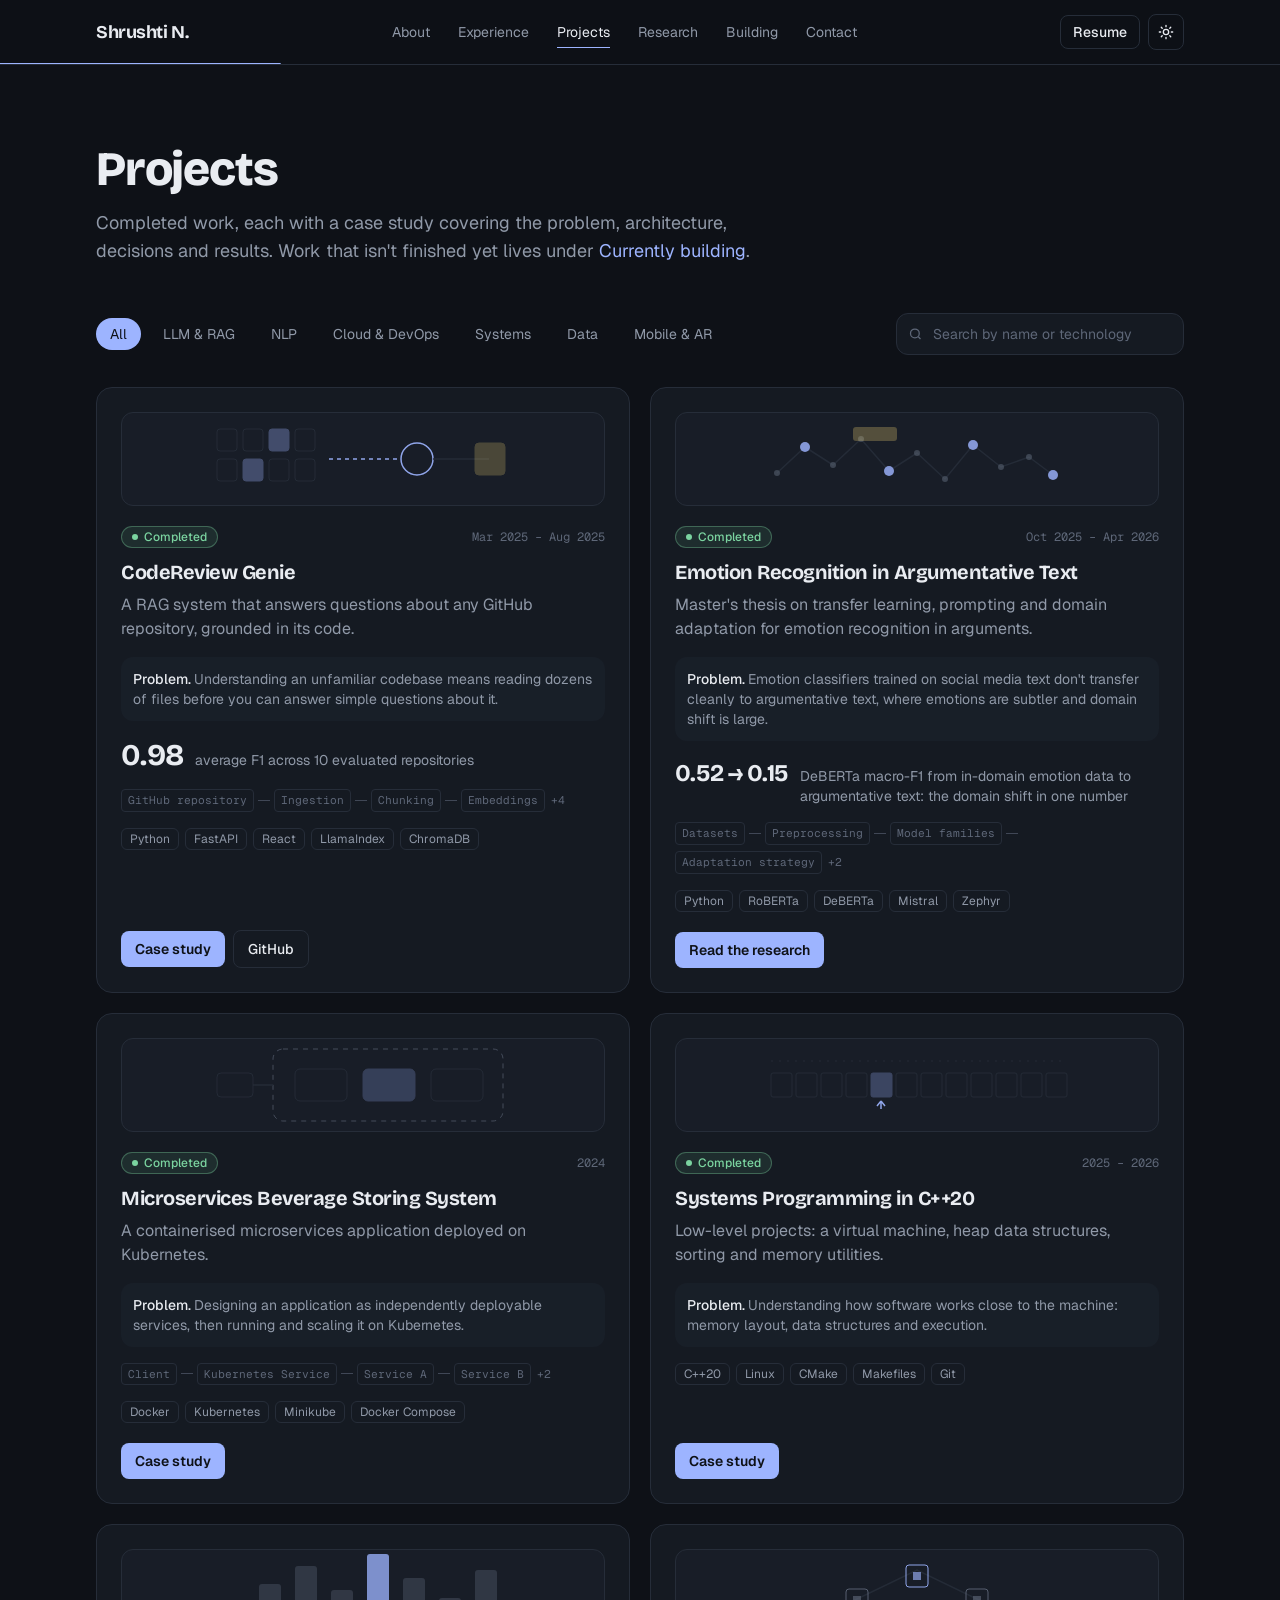
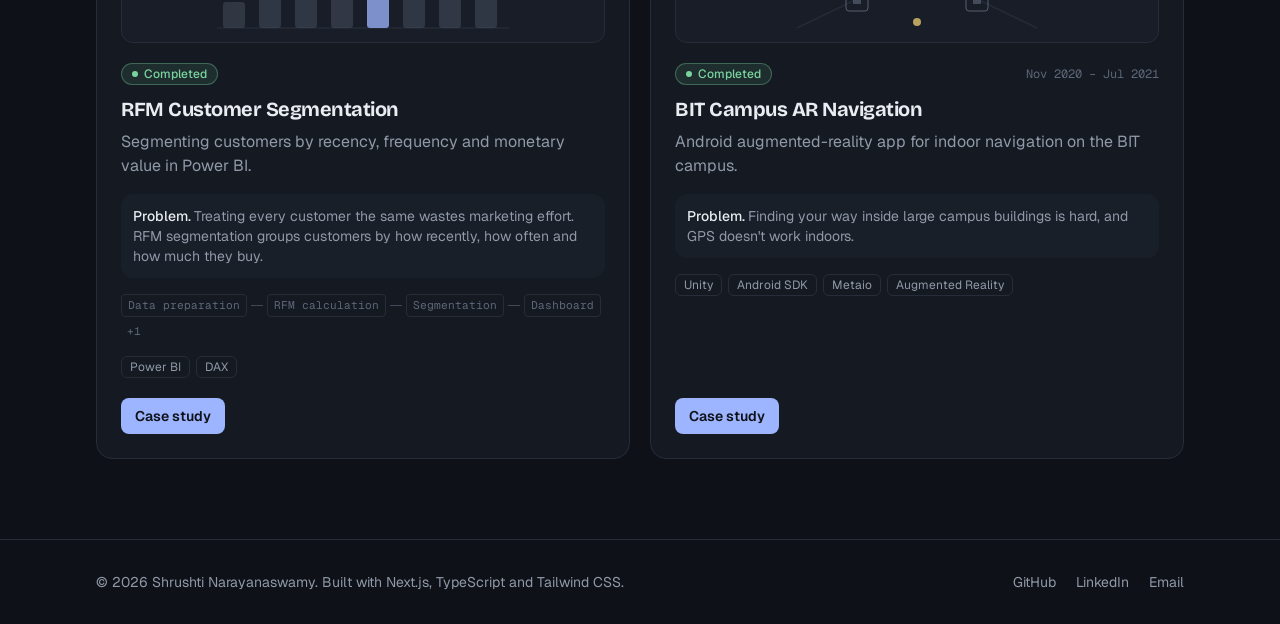
<file: projects/index.html>
<!DOCTYPE html><!--GHwYJ1TLy1S9ykXWcJeAw--><html lang="en"><head><meta charSet="utf-8"/><meta name="viewport" content="width=device-width, initial-scale=1"/><link rel="stylesheet" href="/next/static/css/76be0b5621947022.css" data-precedence="next"/><link rel="preload" as="script" fetchPriority="low" href="/next/static/chunks/webpack-2eb758dea75faf50.js"/><script src="/next/static/chunks/4bd1b696-c023c6e3521b1417.js" async=""></script><script src="/next/static/chunks/255-a85cef9cc3a04b12.js" async=""></script><script src="/next/static/chunks/main-app-7203f3699fb9ed25.js" async=""></script><script src="/next/static/chunks/506-51bde6540850d248.js" async=""></script><script src="/next/static/chunks/619-ba102abea3e3d0e4.js" async=""></script><script src="/next/static/chunks/app/layout-f3549f4efefdfa55.js" async=""></script><script src="/next/static/chunks/app/template-29832a300dab4493.js" async=""></script><script src="/next/static/chunks/885-ebb73f83e731e78c.js" async=""></script><script src="/next/static/chunks/312-8d545fc580714b43.js" async=""></script><script src="/next/static/chunks/app/page-fa1c7eda114fa11d.js" async=""></script><script src="/next/static/chunks/app/projects/page-266bf6b312e070b7.js" async=""></script><link rel="preconnect" href="https://fonts.googleapis.com"/><link rel="preconnect" href="https://fonts.gstatic.com" crossorigin=""/><meta name="theme-color" media="(prefers-color-scheme: dark)" content="#0e1117"/><meta name="theme-color" media="(prefers-color-scheme: light)" content="#fafaf7"/><title>Projects | Shrushti Narayanaswamy</title><meta name="description" content="Completed projects in LLM and RAG systems, NLP research, cloud and DevOps, data analytics and systems programming."/><link rel="author" href="https://shrushti20.github.io"/><meta name="author" content="Shrushti Narayanaswamy"/><meta name="keywords" content="AI Engineer,ML Engineer,LLM,RAG,NLP,Machine Learning,FastAPI,Kubernetes,Bamberg,Germany"/><link rel="canonical" href="https://shrushti20.github.io/projects/"/><meta property="og:title" content="Shrushti Narayanaswamy | AI/ML Engineer | LLM &amp; RAG Systems"/><meta property="og:description" content="AI/ML Engineer building LLM applications, RAG systems, NLP pipelines, machine learning systems and cloud-native software."/><meta property="og:url" content="https://shrushti20.github.io/"/><meta property="og:site_name" content="Shrushti Narayanaswamy"/><meta property="og:image" content="https://shrushti20.github.io/og-image.png"/><meta property="og:image:width" content="1200"/><meta property="og:image:height" content="627"/><meta property="og:image:alt" content="Shrushti Narayanaswamy"/><meta property="og:type" content="website"/><meta name="twitter:card" content="summary_large_image"/><meta name="twitter:title" content="Shrushti Narayanaswamy | AI/ML Engineer | LLM &amp; RAG Systems"/><meta name="twitter:description" content="AI/ML Engineer building LLM applications, RAG systems, NLP pipelines, machine learning systems and cloud-native software."/><meta name="twitter:image" content="https://shrushti20.github.io/og-image.png"/><link rel="icon" href="/favicon.svg"/><script>try{if(localStorage.getItem('theme')==='light')document.documentElement.classList.add('light')}catch(e){}</script><link rel="stylesheet" href="https://fonts.googleapis.com/css2?family=Bricolage+Grotesque:opsz,wght@12..96,500..800&amp;family=Geist:wght@400..700&amp;family=Geist+Mono:wght@400;500&amp;display=swap"/><script type="application/ld+json">{"@context":"https://schema.org","@type":"Person","name":"Shrushti Narayanaswamy","jobTitle":"AI / ML Engineer","url":"https://shrushti20.github.io","email":"mailto:shrushtinarayanaswamy@gmail.com","address":{"@type":"PostalAddress","addressLocality":"Bamberg","addressCountry":"DE"},"alumniOf":[{"@type":"CollegeOrUniversity","name":"Otto-Friedrich-Universität Bamberg"},{"@type":"CollegeOrUniversity","name":"Bangalore Institute of Technology"}],"knowsAbout":["Large Language Models","Retrieval-Augmented Generation","Natural Language Processing","Machine Learning","Kubernetes"],"sameAs":["https://www.linkedin.com/in/shrushtinarayanaswamy","https://github.com/shrushti20"]}</script><script src="/next/static/chunks/polyfills-42372ed130431b0a.js" noModule=""></script></head><body class="min-h-screen"><div hidden=""><!--$--><!--/$--></div><a href="#main" class="sr-only focus:not-sr-only focus:fixed focus:left-4 focus:top-4 focus:z-50 focus:rounded-lg focus:bg-accent focus:px-4 focus:py-2 focus:text-accent-ink">Skip to content</a><header class="sticky top-0 z-40 border-b border-rule bg-bg/80 backdrop-blur-md"><nav aria-label="Main" class="mx-auto flex h-16 max-w-6xl items-center justify-between gap-4 px-5 sm:px-8"><a class="font-display text-lg font-bold" href="/">Shrushti N.</a><ul class="hidden items-center gap-7 text-sm md:flex"><li class="relative"><a class="transition-colors hover:text-ink text-muted" href="/#about">About</a></li><li class="relative"><a class="transition-colors hover:text-ink text-muted" href="/#experience">Experience</a></li><li class="relative"><a class="transition-colors hover:text-ink text-ink" href="/projects/">Projects</a><span class="absolute -bottom-1.5 left-0 h-px w-full bg-accent"></span></li><li class="relative"><a class="transition-colors hover:text-ink text-muted" href="/research/">Research</a></li><li class="relative"><a class="transition-colors hover:text-ink text-muted" href="/building/">Building</a></li><li class="relative"><a class="transition-colors hover:text-ink text-muted" href="/#contact">Contact</a></li></ul><div class="flex items-center gap-2"><a href="/resume.pdf" download="" class="hidden rounded-lg border border-rule px-3 py-1.5 text-sm font-medium hover:border-accent sm:inline-block">Resume</a><button aria-label="Switch to light mode" class="grid h-9 w-9 place-items-center rounded-lg border border-rule hover:border-accent"><svg width="16" height="16" viewBox="0 0 24 24" fill="none" stroke="currentColor" stroke-width="2" stroke-linecap="round" aria-hidden="true"><circle cx="12" cy="12" r="4"></circle><path d="M12 2v2M12 20v2M4.9 4.9l1.4 1.4M17.7 17.7l1.4 1.4M2 12h2M20 12h2M4.9 19.1l1.4-1.4M17.7 6.3l1.4-1.4"></path></svg></button><button class="grid h-9 w-9 place-items-center rounded-lg border border-rule md:hidden" aria-expanded="false" aria-controls="mobile-menu" aria-label="Open menu"><svg width="18" height="18" viewBox="0 0 24 24" fill="none" stroke="currentColor" stroke-width="2" stroke-linecap="round" aria-hidden="true"><path d="M4 7h16M4 12h16M4 17h16"></path></svg></button></div><div class="absolute inset-x-0 bottom-0 h-px origin-left bg-accent" aria-hidden="true" style="transform:scaleX(0)"></div></nav></header><main id="main"><div style="opacity:0;transform:translateY(8px)"><div class="mx-auto max-w-6xl px-5 py-14 sm:px-8 sm:py-20"><h1 class="font-display text-4xl font-extrabold sm:text-5xl">Projects</h1><p class="mt-4 max-w-2xl text-lg text-muted">Completed work, each with a case study covering the problem, architecture, decisions and results. Work that isn&#x27;t finished yet lives under<!-- --> <a href="/building/" class="text-accent hover:underline">Currently building</a>.</p><div class="mt-12"><div><div class="mb-8 flex flex-col gap-4 lg:flex-row lg:items-center lg:justify-between"><div class="flex flex-wrap gap-2" role="group" aria-label="Filter by category"><button aria-pressed="true" class="relative rounded-full px-3.5 py-1.5 text-sm transition-colors text-accent-ink"><span class="absolute inset-0 rounded-full bg-accent"></span><span class="relative">All</span></button><button aria-pressed="false" class="relative rounded-full px-3.5 py-1.5 text-sm transition-colors text-muted hover:text-ink"><span class="relative">LLM &amp; RAG</span></button><button aria-pressed="false" class="relative rounded-full px-3.5 py-1.5 text-sm transition-colors text-muted hover:text-ink"><span class="relative">NLP</span></button><button aria-pressed="false" class="relative rounded-full px-3.5 py-1.5 text-sm transition-colors text-muted hover:text-ink"><span class="relative">Cloud &amp; DevOps</span></button><button aria-pressed="false" class="relative rounded-full px-3.5 py-1.5 text-sm transition-colors text-muted hover:text-ink"><span class="relative">Systems</span></button><button aria-pressed="false" class="relative rounded-full px-3.5 py-1.5 text-sm transition-colors text-muted hover:text-ink"><span class="relative">Data</span></button><button aria-pressed="false" class="relative rounded-full px-3.5 py-1.5 text-sm transition-colors text-muted hover:text-ink"><span class="relative">Mobile &amp; AR</span></button></div><label class="relative block lg:w-72"><span class="sr-only">Search projects</span><svg class="absolute left-3 top-1/2 -translate-y-1/2 text-faint" width="15" height="15" viewBox="0 0 24 24" fill="none" stroke="currentColor" stroke-width="2" aria-hidden="true"><circle cx="11" cy="11" r="7"></circle><path d="M20 20l-3.5-3.5"></path></svg><input type="search" placeholder="Search by name or technology" class="w-full rounded-xl border border-rule bg-surface py-2.5 pl-9 pr-3 text-sm outline-none placeholder:text-faint focus:border-accent" value=""/></label></div><div class="grid gap-5 md:grid-cols-2"><article class="group relative flex h-full flex-col rounded-2xl border border-rule bg-surface p-5 transition-colors hover:border-accent/50 sm:p-6" style="opacity:0;transform:translateY(12px)"><div class="overflow-hidden rounded-xl border border-rule bg-surface-2/60 mb-5"><svg viewBox="0 0 320 92" class="h-[92px] w-full" role="img" aria-label="Abstract artwork for CodeReview Genie"><g class="transition-opacity duration-300 group-hover:opacity-100" opacity="0.9"><rect x="14" y="16" width="20" height="22" rx="3" fill="none" opacity="1" stroke="var(--rule)"></rect><rect x="40" y="16" width="20" height="22" rx="3" fill="none" opacity="1" stroke="var(--rule)"></rect><rect x="66" y="16" width="20" height="22" rx="3" fill="var(--accent)" opacity="0.35" stroke="var(--accent)"></rect><rect x="92" y="16" width="20" height="22" rx="3" fill="none" opacity="1" stroke="var(--rule)"></rect><rect x="14" y="46" width="20" height="22" rx="3" fill="none" opacity="1" stroke="var(--rule)"></rect><rect x="40" y="46" width="20" height="22" rx="3" fill="var(--accent)" opacity="0.35" stroke="var(--accent)"></rect><rect x="66" y="46" width="20" height="22" rx="3" fill="none" opacity="1" stroke="var(--rule)"></rect><rect x="92" y="46" width="20" height="22" rx="3" fill="none" opacity="1" stroke="var(--rule)"></rect><path d="M126 46 H196" stroke="var(--accent)" stroke-width="1.5" stroke-dasharray="4 4"></path><circle cx="214" cy="46" r="16" fill="none" stroke="var(--accent)" stroke-width="1.5"></circle><path d="M230 46 H286" stroke="var(--rule)" stroke-width="1.5"></path><rect x="272" y="30" width="30" height="32" rx="4" fill="var(--mark)" opacity="0.25" stroke="var(--mark)"></rect></g></svg></div><div class="flex flex-wrap items-center justify-between gap-2"><span class="inline-flex items-center gap-1.5 rounded-full border px-2.5 py-0.5 text-xs font-medium text-done border-done/35 bg-done/10"><span aria-hidden="true" class="h-1.5 w-1.5 rounded-full bg-done"></span>Completed</span><span class="font-mono text-xs text-faint">Mar 2025 – Aug 2025</span></div><h3 class="mt-3 font-display font-bold leading-tight text-xl"><a class="after:absolute after:inset-0 after:rounded-2xl" href="/projects/codereview-genie/">CodeReview Genie</a></h3><p class="mt-2 text-muted">A RAG system that answers questions about any GitHub repository, grounded in its code.</p><div class="mt-4 rounded-xl bg-surface-2/70 p-3 text-sm"><span class="font-medium text-ink">Problem. </span><span class="text-muted">Understanding an unfamiliar codebase means reading dozens of files before you can answer simple questions about it.</span></div><div class="mt-4 flex items-baseline gap-3"><span class="font-display font-bold text-ink whitespace-nowrap text-3xl"><span>0.00</span></span><span class="text-sm text-muted">average F1 across 10 evaluated repositories</span></div><div class="mt-4"><div class="flex flex-wrap items-center gap-y-1.5 font-mono text-[0.7rem] text-faint" aria-label="Architecture preview"><span class="flex items-center"><span class="rounded border border-rule px-1.5 py-0.5 transition-colors group-hover:border-accent/40 group-hover:text-muted">GitHub repository</span><span aria-hidden="true" class="mx-1 h-px w-3 bg-faint/60"></span></span><span class="flex items-center"><span class="rounded border border-rule px-1.5 py-0.5 transition-colors group-hover:border-accent/40 group-hover:text-muted">Ingestion</span><span aria-hidden="true" class="mx-1 h-px w-3 bg-faint/60"></span></span><span class="flex items-center"><span class="rounded border border-rule px-1.5 py-0.5 transition-colors group-hover:border-accent/40 group-hover:text-muted">Chunking</span><span aria-hidden="true" class="mx-1 h-px w-3 bg-faint/60"></span></span><span class="flex items-center"><span class="rounded border border-rule px-1.5 py-0.5 transition-colors group-hover:border-accent/40 group-hover:text-muted">Embeddings</span></span><span class="ml-1.5">+<!-- -->4</span></div></div><ul class="mt-4 flex flex-wrap gap-1.5"><li class="rounded-md border border-rule px-2 py-0.5 text-xs text-muted">Python</li><li class="rounded-md border border-rule px-2 py-0.5 text-xs text-muted">FastAPI</li><li class="rounded-md border border-rule px-2 py-0.5 text-xs text-muted">React</li><li class="rounded-md border border-rule px-2 py-0.5 text-xs text-muted">LlamaIndex</li><li class="rounded-md border border-rule px-2 py-0.5 text-xs text-muted">ChromaDB</li></ul><div class="relative z-10 mt-auto flex flex-wrap items-center gap-2 pt-5 text-sm"><a class="rounded-lg bg-accent px-3.5 py-2 font-semibold text-accent-ink" href="/projects/codereview-genie/">Case study</a><a href="https://github.com/shrushti20/CodeReview-Genie" target="_blank" rel="noopener" class="rounded-lg border border-rule px-3.5 py-2 font-medium hover:border-accent">GitHub</a></div></article><article class="group relative flex h-full flex-col rounded-2xl border border-rule bg-surface p-5 transition-colors hover:border-accent/50 sm:p-6" style="opacity:0;transform:translateY(12px)"><div class="overflow-hidden rounded-xl border border-rule bg-surface-2/60 mb-5"><svg viewBox="0 0 320 92" class="h-[92px] w-full" role="img" aria-label="Abstract artwork for Emotion Recognition in Argumentative Text"><g class="transition-opacity duration-300 group-hover:opacity-100" opacity="0.9"><path d="M20 60 L48 34 L76 52 L104 26 L132 58 L160 40 L188 66 L216 32 L244 54 L272 44 L296 62" fill="none" stroke="var(--rule)" stroke-width="1.5"></path><circle cx="20" cy="60" r="3" fill="var(--faint)" opacity="0.6"></circle><circle cx="48" cy="34" r="5" fill="var(--accent)" opacity="0.9"></circle><circle cx="76" cy="52" r="3" fill="var(--faint)" opacity="0.6"></circle><circle cx="104" cy="26" r="3" fill="var(--faint)" opacity="0.6"></circle><circle cx="132" cy="58" r="5" fill="var(--accent)" opacity="0.9"></circle><circle cx="160" cy="40" r="3" fill="var(--faint)" opacity="0.6"></circle><circle cx="188" cy="66" r="3" fill="var(--faint)" opacity="0.6"></circle><circle cx="216" cy="32" r="5" fill="var(--accent)" opacity="0.9"></circle><circle cx="244" cy="54" r="3" fill="var(--faint)" opacity="0.6"></circle><circle cx="272" cy="44" r="3" fill="var(--faint)" opacity="0.6"></circle><circle cx="296" cy="62" r="5" fill="var(--accent)" opacity="0.9"></circle><rect x="96" y="14" width="44" height="14" rx="3" fill="var(--mark)" opacity="0.3"></rect></g></svg></div><div class="flex flex-wrap items-center justify-between gap-2"><span class="inline-flex items-center gap-1.5 rounded-full border px-2.5 py-0.5 text-xs font-medium text-done border-done/35 bg-done/10"><span aria-hidden="true" class="h-1.5 w-1.5 rounded-full bg-done"></span>Completed</span><span class="font-mono text-xs text-faint">Oct 2025 – Apr 2026</span></div><h3 class="mt-3 font-display font-bold leading-tight text-xl"><a class="after:absolute after:inset-0 after:rounded-2xl" href="/research/">Emotion Recognition in Argumentative Text</a></h3><p class="mt-2 text-muted">Master&#x27;s thesis on transfer learning, prompting and domain adaptation for emotion recognition in arguments.</p><div class="mt-4 rounded-xl bg-surface-2/70 p-3 text-sm"><span class="font-medium text-ink">Problem. </span><span class="text-muted">Emotion classifiers trained on social media text don&#x27;t transfer cleanly to argumentative text, where emotions are subtler and domain shift is large.</span></div><div class="mt-4 flex items-baseline gap-3"><span class="font-display font-bold text-ink whitespace-nowrap text-2xl"><span>0.52 → 0.15</span></span><span class="text-sm text-muted">DeBERTa macro-F1 from in-domain emotion data to argumentative text: the domain shift in one number</span></div><div class="mt-4"><div class="flex flex-wrap items-center gap-y-1.5 font-mono text-[0.7rem] text-faint" aria-label="Architecture preview"><span class="flex items-center"><span class="rounded border border-rule px-1.5 py-0.5 transition-colors group-hover:border-accent/40 group-hover:text-muted">Datasets</span><span aria-hidden="true" class="mx-1 h-px w-3 bg-faint/60"></span></span><span class="flex items-center"><span class="rounded border border-rule px-1.5 py-0.5 transition-colors group-hover:border-accent/40 group-hover:text-muted">Preprocessing</span><span aria-hidden="true" class="mx-1 h-px w-3 bg-faint/60"></span></span><span class="flex items-center"><span class="rounded border border-rule px-1.5 py-0.5 transition-colors group-hover:border-accent/40 group-hover:text-muted">Model families</span><span aria-hidden="true" class="mx-1 h-px w-3 bg-faint/60"></span></span><span class="flex items-center"><span class="rounded border border-rule px-1.5 py-0.5 transition-colors group-hover:border-accent/40 group-hover:text-muted">Adaptation strategy</span></span><span class="ml-1.5">+<!-- -->2</span></div></div><ul class="mt-4 flex flex-wrap gap-1.5"><li class="rounded-md border border-rule px-2 py-0.5 text-xs text-muted">Python</li><li class="rounded-md border border-rule px-2 py-0.5 text-xs text-muted">RoBERTa</li><li class="rounded-md border border-rule px-2 py-0.5 text-xs text-muted">DeBERTa</li><li class="rounded-md border border-rule px-2 py-0.5 text-xs text-muted">Mistral</li><li class="rounded-md border border-rule px-2 py-0.5 text-xs text-muted">Zephyr</li></ul><div class="relative z-10 mt-auto flex flex-wrap items-center gap-2 pt-5 text-sm"><a class="rounded-lg bg-accent px-3.5 py-2 font-semibold text-accent-ink" href="/research/">Read the research</a></div></article><article class="group relative flex h-full flex-col rounded-2xl border border-rule bg-surface p-5 transition-colors hover:border-accent/50 sm:p-6" style="opacity:0;transform:translateY(12px)"><div class="overflow-hidden rounded-xl border border-rule bg-surface-2/60 mb-5"><svg viewBox="0 0 320 92" class="h-[92px] w-full" role="img" aria-label="Abstract artwork for Microservices Beverage Storing System"><g class="transition-opacity duration-300 group-hover:opacity-100" opacity="0.9"><rect x="70" y="10" width="230" height="72" rx="10" fill="none" stroke="var(--faint)" stroke-dasharray="5 5" opacity="0.7"></rect><rect x="14" y="34" width="36" height="24" rx="4" fill="none" stroke="var(--rule)"></rect><path d="M50 46 H70" stroke="var(--rule)" stroke-width="1.5"></path><rect x="92" y="30" width="52" height="32" rx="5" fill="none" opacity="1" stroke="var(--rule)"></rect><rect x="160" y="30" width="52" height="32" rx="5" fill="var(--accent)" opacity="0.25" stroke="var(--accent)"></rect><rect x="228" y="30" width="52" height="32" rx="5" fill="none" opacity="1" stroke="var(--rule)"></rect></g></svg></div><div class="flex flex-wrap items-center justify-between gap-2"><span class="inline-flex items-center gap-1.5 rounded-full border px-2.5 py-0.5 text-xs font-medium text-done border-done/35 bg-done/10"><span aria-hidden="true" class="h-1.5 w-1.5 rounded-full bg-done"></span>Completed</span><span class="font-mono text-xs text-faint">2024</span></div><h3 class="mt-3 font-display font-bold leading-tight text-xl"><a class="after:absolute after:inset-0 after:rounded-2xl" href="/projects/microservices-beverage-system/">Microservices Beverage Storing System</a></h3><p class="mt-2 text-muted">A containerised microservices application deployed on Kubernetes.</p><div class="mt-4 rounded-xl bg-surface-2/70 p-3 text-sm"><span class="font-medium text-ink">Problem. </span><span class="text-muted">Designing an application as independently deployable services, then running and scaling it on Kubernetes.</span></div><div class="mt-4"><div class="flex flex-wrap items-center gap-y-1.5 font-mono text-[0.7rem] text-faint" aria-label="Architecture preview"><span class="flex items-center"><span class="rounded border border-rule px-1.5 py-0.5 transition-colors group-hover:border-accent/40 group-hover:text-muted">Client</span><span aria-hidden="true" class="mx-1 h-px w-3 bg-faint/60"></span></span><span class="flex items-center"><span class="rounded border border-rule px-1.5 py-0.5 transition-colors group-hover:border-accent/40 group-hover:text-muted">Kubernetes Service</span><span aria-hidden="true" class="mx-1 h-px w-3 bg-faint/60"></span></span><span class="flex items-center"><span class="rounded border border-rule px-1.5 py-0.5 transition-colors group-hover:border-accent/40 group-hover:text-muted">Service A</span><span aria-hidden="true" class="mx-1 h-px w-3 bg-faint/60"></span></span><span class="flex items-center"><span class="rounded border border-rule px-1.5 py-0.5 transition-colors group-hover:border-accent/40 group-hover:text-muted">Service B</span></span><span class="ml-1.5">+<!-- -->2</span></div></div><ul class="mt-4 flex flex-wrap gap-1.5"><li class="rounded-md border border-rule px-2 py-0.5 text-xs text-muted">Docker</li><li class="rounded-md border border-rule px-2 py-0.5 text-xs text-muted">Kubernetes</li><li class="rounded-md border border-rule px-2 py-0.5 text-xs text-muted">Minikube</li><li class="rounded-md border border-rule px-2 py-0.5 text-xs text-muted">Docker Compose</li></ul><div class="relative z-10 mt-auto flex flex-wrap items-center gap-2 pt-5 text-sm"><a class="rounded-lg bg-accent px-3.5 py-2 font-semibold text-accent-ink" href="/projects/microservices-beverage-system/">Case study</a></div></article><article class="group relative flex h-full flex-col rounded-2xl border border-rule bg-surface p-5 transition-colors hover:border-accent/50 sm:p-6" style="opacity:0;transform:translateY(12px)"><div class="overflow-hidden rounded-xl border border-rule bg-surface-2/60 mb-5"><svg viewBox="0 0 320 92" class="h-[92px] w-full" role="img" aria-label="Abstract artwork for Systems Programming in C++20"><g class="transition-opacity duration-300 group-hover:opacity-100" opacity="0.9"><rect x="14" y="34" width="21" height="24" rx="2" fill="none" opacity="1" stroke="var(--rule)"></rect><rect x="39" y="34" width="21" height="24" rx="2" fill="none" opacity="1" stroke="var(--rule)"></rect><rect x="64" y="34" width="21" height="24" rx="2" fill="none" opacity="1" stroke="var(--rule)"></rect><rect x="89" y="34" width="21" height="24" rx="2" fill="none" opacity="1" stroke="var(--rule)"></rect><rect x="114" y="34" width="21" height="24" rx="2" fill="var(--accent)" opacity="0.3" stroke="var(--accent)"></rect><rect x="139" y="34" width="21" height="24" rx="2" fill="none" opacity="1" stroke="var(--rule)"></rect><rect x="164" y="34" width="21" height="24" rx="2" fill="none" opacity="1" stroke="var(--rule)"></rect><rect x="189" y="34" width="21" height="24" rx="2" fill="none" opacity="1" stroke="var(--rule)"></rect><rect x="214" y="34" width="21" height="24" rx="2" fill="none" opacity="1" stroke="var(--rule)"></rect><rect x="239" y="34" width="21" height="24" rx="2" fill="none" opacity="1" stroke="var(--rule)"></rect><rect x="264" y="34" width="21" height="24" rx="2" fill="none" opacity="1" stroke="var(--rule)"></rect><rect x="289" y="34" width="21" height="24" rx="2" fill="none" opacity="1" stroke="var(--rule)"></rect><path d="M124 70 v-8 M124 62 l-4 5 M124 62 l4 5" stroke="var(--accent)" stroke-width="1.5" fill="none"></path><path d="M14 22 H306" stroke="var(--rule)" stroke-dasharray="2 6"></path></g></svg></div><div class="flex flex-wrap items-center justify-between gap-2"><span class="inline-flex items-center gap-1.5 rounded-full border px-2.5 py-0.5 text-xs font-medium text-done border-done/35 bg-done/10"><span aria-hidden="true" class="h-1.5 w-1.5 rounded-full bg-done"></span>Completed</span><span class="font-mono text-xs text-faint">2025 – 2026</span></div><h3 class="mt-3 font-display font-bold leading-tight text-xl"><a class="after:absolute after:inset-0 after:rounded-2xl" href="/projects/systems-programming-cpp/">Systems Programming in C++20</a></h3><p class="mt-2 text-muted">Low-level projects: a virtual machine, heap data structures, sorting and memory utilities.</p><div class="mt-4 rounded-xl bg-surface-2/70 p-3 text-sm"><span class="font-medium text-ink">Problem. </span><span class="text-muted">Understanding how software works close to the machine: memory layout, data structures and execution.</span></div><ul class="mt-4 flex flex-wrap gap-1.5"><li class="rounded-md border border-rule px-2 py-0.5 text-xs text-muted">C++20</li><li class="rounded-md border border-rule px-2 py-0.5 text-xs text-muted">Linux</li><li class="rounded-md border border-rule px-2 py-0.5 text-xs text-muted">CMake</li><li class="rounded-md border border-rule px-2 py-0.5 text-xs text-muted">Makefiles</li><li class="rounded-md border border-rule px-2 py-0.5 text-xs text-muted">Git</li></ul><div class="relative z-10 mt-auto flex flex-wrap items-center gap-2 pt-5 text-sm"><a class="rounded-lg bg-accent px-3.5 py-2 font-semibold text-accent-ink" href="/projects/systems-programming-cpp/">Case study</a></div></article><article class="group relative flex h-full flex-col rounded-2xl border border-rule bg-surface p-5 transition-colors hover:border-accent/50 sm:p-6" style="opacity:0;transform:translateY(12px)"><div class="overflow-hidden rounded-xl border border-rule bg-surface-2/60 mb-5"><svg viewBox="0 0 320 92" class="h-[92px] w-full" role="img" aria-label="Abstract artwork for RFM Customer Segmentation"><g class="transition-opacity duration-300 group-hover:opacity-100" opacity="0.9"><path d="M14 78 H306" stroke="var(--rule)" stroke-width="1.5"></path><rect x="20" y="52" width="22" height="26" rx="3" fill="var(--faint)" opacity="0.4"></rect><rect x="56" y="34" width="22" height="44" rx="3" fill="var(--faint)" opacity="0.4"></rect><rect x="92" y="16" width="22" height="62" rx="3" fill="var(--faint)" opacity="0.4"></rect><rect x="128" y="40" width="22" height="38" rx="3" fill="var(--faint)" opacity="0.4"></rect><rect x="164" y="4" width="22" height="74" rx="3" fill="var(--accent)" opacity="0.85"></rect><rect x="200" y="28" width="22" height="50" rx="3" fill="var(--faint)" opacity="0.4"></rect><rect x="236" y="48" width="22" height="30" rx="3" fill="var(--faint)" opacity="0.4"></rect><rect x="272" y="20" width="22" height="58" rx="3" fill="var(--faint)" opacity="0.4"></rect></g></svg></div><div class="flex flex-wrap items-center justify-between gap-2"><span class="inline-flex items-center gap-1.5 rounded-full border px-2.5 py-0.5 text-xs font-medium text-done border-done/35 bg-done/10"><span aria-hidden="true" class="h-1.5 w-1.5 rounded-full bg-done"></span>Completed</span></div><h3 class="mt-3 font-display font-bold leading-tight text-xl"><a class="after:absolute after:inset-0 after:rounded-2xl" href="/projects/rfm-segmentation/">RFM Customer Segmentation</a></h3><p class="mt-2 text-muted">Segmenting customers by recency, frequency and monetary value in Power BI.</p><div class="mt-4 rounded-xl bg-surface-2/70 p-3 text-sm"><span class="font-medium text-ink">Problem. </span><span class="text-muted">Treating every customer the same wastes marketing effort. RFM segmentation groups customers by how recently, how often and how much they buy.</span></div><div class="mt-4"><div class="flex flex-wrap items-center gap-y-1.5 font-mono text-[0.7rem] text-faint" aria-label="Architecture preview"><span class="flex items-center"><span class="rounded border border-rule px-1.5 py-0.5 transition-colors group-hover:border-accent/40 group-hover:text-muted">Data preparation</span><span aria-hidden="true" class="mx-1 h-px w-3 bg-faint/60"></span></span><span class="flex items-center"><span class="rounded border border-rule px-1.5 py-0.5 transition-colors group-hover:border-accent/40 group-hover:text-muted">RFM calculation</span><span aria-hidden="true" class="mx-1 h-px w-3 bg-faint/60"></span></span><span class="flex items-center"><span class="rounded border border-rule px-1.5 py-0.5 transition-colors group-hover:border-accent/40 group-hover:text-muted">Segmentation</span><span aria-hidden="true" class="mx-1 h-px w-3 bg-faint/60"></span></span><span class="flex items-center"><span class="rounded border border-rule px-1.5 py-0.5 transition-colors group-hover:border-accent/40 group-hover:text-muted">Dashboard</span></span><span class="ml-1.5">+<!-- -->1</span></div></div><ul class="mt-4 flex flex-wrap gap-1.5"><li class="rounded-md border border-rule px-2 py-0.5 text-xs text-muted">Power BI</li><li class="rounded-md border border-rule px-2 py-0.5 text-xs text-muted">DAX</li></ul><div class="relative z-10 mt-auto flex flex-wrap items-center gap-2 pt-5 text-sm"><a class="rounded-lg bg-accent px-3.5 py-2 font-semibold text-accent-ink" href="/projects/rfm-segmentation/">Case study</a></div></article><article class="group relative flex h-full flex-col rounded-2xl border border-rule bg-surface p-5 transition-colors hover:border-accent/50 sm:p-6" style="opacity:0;transform:translateY(12px)"><div class="overflow-hidden rounded-xl border border-rule bg-surface-2/60 mb-5"><svg viewBox="0 0 320 92" class="h-[92px] w-full" role="img" aria-label="Abstract artwork for BIT Campus AR Navigation"><g class="transition-opacity duration-300 group-hover:opacity-100" opacity="0.9"><path d="M40 78 L160 20 L280 78" fill="none" stroke="var(--rule)" stroke-width="1.5"></path><g><rect x="89" y="39" width="22" height="22" rx="3" fill="none" stroke="var(--faint)"></rect><rect x="96" y="46" width="8" height="8" fill="var(--faint)" opacity="0.7"></rect></g><g><rect x="149" y="15" width="22" height="22" rx="3" fill="none" stroke="var(--accent)"></rect><rect x="156" y="22" width="8" height="8" fill="var(--accent)" opacity="0.7"></rect></g><g><rect x="209" y="39" width="22" height="22" rx="3" fill="none" stroke="var(--faint)"></rect><rect x="216" y="46" width="8" height="8" fill="var(--faint)" opacity="0.7"></rect></g><circle cx="160" cy="72" r="4" fill="var(--mark)" opacity="0.8"></circle></g></svg></div><div class="flex flex-wrap items-center justify-between gap-2"><span class="inline-flex items-center gap-1.5 rounded-full border px-2.5 py-0.5 text-xs font-medium text-done border-done/35 bg-done/10"><span aria-hidden="true" class="h-1.5 w-1.5 rounded-full bg-done"></span>Completed</span><span class="font-mono text-xs text-faint">Nov 2020 – Jul 2021</span></div><h3 class="mt-3 font-display font-bold leading-tight text-xl"><a class="after:absolute after:inset-0 after:rounded-2xl" href="/projects/ar-campus-navigation/">BIT Campus AR Navigation</a></h3><p class="mt-2 text-muted">Android augmented-reality app for indoor navigation on the BIT campus.</p><div class="mt-4 rounded-xl bg-surface-2/70 p-3 text-sm"><span class="font-medium text-ink">Problem. </span><span class="text-muted">Finding your way inside large campus buildings is hard, and GPS doesn&#x27;t work indoors.</span></div><ul class="mt-4 flex flex-wrap gap-1.5"><li class="rounded-md border border-rule px-2 py-0.5 text-xs text-muted">Unity</li><li class="rounded-md border border-rule px-2 py-0.5 text-xs text-muted">Android SDK</li><li class="rounded-md border border-rule px-2 py-0.5 text-xs text-muted">Metaio</li><li class="rounded-md border border-rule px-2 py-0.5 text-xs text-muted">Augmented Reality</li></ul><div class="relative z-10 mt-auto flex flex-wrap items-center gap-2 pt-5 text-sm"><a class="rounded-lg bg-accent px-3.5 py-2 font-semibold text-accent-ink" href="/projects/ar-campus-navigation/">Case study</a></div></article></div></div></div></div><!--$--><!--/$--></div></main><footer class="border-t border-rule"><div class="mx-auto flex max-w-6xl flex-wrap items-center justify-between gap-4 px-5 py-8 text-sm text-muted sm:px-8"><p>© <!-- -->2026<!-- --> <!-- -->Shrushti Narayanaswamy<!-- -->. Built with Next.js, TypeScript and Tailwind CSS.</p><ul class="flex gap-5"><li><a class="hover:text-ink" href="https://github.com/shrushti20" target="_blank" rel="noopener">GitHub</a></li><li><a class="hover:text-ink" href="https://www.linkedin.com/in/shrushtinarayanaswamy" target="_blank" rel="noopener">LinkedIn</a></li><li><a class="hover:text-ink" href="mailto:shrushtinarayanaswamy@gmail.com">Email</a></li></ul></div></footer><script src="/next/static/chunks/webpack-2eb758dea75faf50.js" id="_R_" async=""></script><script>(self.__next_f=self.__next_f||[]).push([0])</script><script>self.__next_f.push([1,"1:\"$Sreact.fragment\"\n2:I[879,[\"506\",\"static/chunks/506-51bde6540850d248.js\",\"619\",\"static/chunks/619-ba102abea3e3d0e4.js\",\"177\",\"static/chunks/app/layout-f3549f4efefdfa55.js\"],\"Nav\"]\n3:I[9766,[],\"\"]\n4:I[1212,[\"506\",\"static/chunks/506-51bde6540850d248.js\",\"397\",\"static/chunks/app/template-29832a300dab4493.js\"],\"default\"]\n5:I[8924,[],\"\"]\n6:I[2619,[\"506\",\"static/chunks/506-51bde6540850d248.js\",\"619\",\"static/chunks/619-ba102abea3e3d0e4.js\",\"885\",\"static/chunks/885-ebb73f83e731e78c.js\",\"312\",\"static/chunks/312-8d545fc580714b43.js\",\"974\",\"static/chunks/app/page-fa1c7eda114fa11d.js\"],\"\"]\n7:I[1216,[\"506\",\"static/chunks/506-51bde6540850d248.js\",\"619\",\"static/chunks/619-ba102abea3e3d0e4.js\",\"177\",\"static/chunks/app/layout-f3549f4efefdfa55.js\"],\"BackToTop\"]\nc:I[7150,[],\"\"]\n:HL[\"/next/static/css/76be0b5621947022.css\",\"style\"]\n"])</script><script>self.__next_f.push([1,"0:{\"P\":null,\"b\":\"GHwYJ1TLy1S9ykXWcJeAw\",\"p\":\"\",\"c\":[\"\",\"projects\",\"\"],\"i\":false,\"f\":[[[\"\",{\"children\":[\"projects\",{\"children\":[\"__PAGE__\",{}]}]},\"$undefined\",\"$undefined\",true],[\"\",[\"$\",\"$1\",\"c\",{\"children\":[[[\"$\",\"link\",\"0\",{\"rel\":\"stylesheet\",\"href\":\"/next/static/css/76be0b5621947022.css\",\"precedence\":\"next\",\"crossOrigin\":\"$undefined\",\"nonce\":\"$undefined\"}]],[\"$\",\"html\",null,{\"lang\":\"en\",\"suppressHydrationWarning\":true,\"children\":[[\"$\",\"head\",null,{\"children\":[[\"$\",\"script\",null,{\"dangerouslySetInnerHTML\":{\"__html\":\"try{if(localStorage.getItem('theme')==='light')document.documentElement.classList.add('light')}catch(e){}\"}}],[\"$\",\"link\",null,{\"rel\":\"preconnect\",\"href\":\"https://fonts.googleapis.com\"}],[\"$\",\"link\",null,{\"rel\":\"preconnect\",\"href\":\"https://fonts.gstatic.com\",\"crossOrigin\":\"\"}],[\"$\",\"link\",null,{\"rel\":\"stylesheet\",\"href\":\"https://fonts.googleapis.com/css2?family=Bricolage+Grotesque:opsz,wght@12..96,500..800\u0026family=Geist:wght@400..700\u0026family=Geist+Mono:wght@400;500\u0026display=swap\"}],[\"$\",\"script\",null,{\"type\":\"application/ld+json\",\"dangerouslySetInnerHTML\":{\"__html\":\"{\\\"@context\\\":\\\"https://schema.org\\\",\\\"@type\\\":\\\"Person\\\",\\\"name\\\":\\\"Shrushti Narayanaswamy\\\",\\\"jobTitle\\\":\\\"AI / ML Engineer\\\",\\\"url\\\":\\\"https://shrushti20.github.io\\\",\\\"email\\\":\\\"mailto:shrushtinarayanaswamy@gmail.com\\\",\\\"address\\\":{\\\"@type\\\":\\\"PostalAddress\\\",\\\"addressLocality\\\":\\\"Bamberg\\\",\\\"addressCountry\\\":\\\"DE\\\"},\\\"alumniOf\\\":[{\\\"@type\\\":\\\"CollegeOrUniversity\\\",\\\"name\\\":\\\"Otto-Friedrich-Universität Bamberg\\\"},{\\\"@type\\\":\\\"CollegeOrUniversity\\\",\\\"name\\\":\\\"Bangalore Institute of Technology\\\"}],\\\"knowsAbout\\\":[\\\"Large Language Models\\\",\\\"Retrieval-Augmented Generation\\\",\\\"Natural Language Processing\\\",\\\"Machine Learning\\\",\\\"Kubernetes\\\"],\\\"sameAs\\\":[\\\"https://www.linkedin.com/in/shrushtinarayanaswamy\\\",\\\"https://github.com/shrushti20\\\"]}\"}}]]}],[\"$\",\"body\",null,{\"className\":\"min-h-screen\",\"children\":[[\"$\",\"a\",null,{\"href\":\"#main\",\"className\":\"sr-only focus:not-sr-only focus:fixed focus:left-4 focus:top-4 focus:z-50 focus:rounded-lg focus:bg-accent focus:px-4 focus:py-2 focus:text-accent-ink\",\"children\":\"Skip to content\"}],[\"$\",\"$L2\",null,{}],[\"$\",\"main\",null,{\"id\":\"main\",\"children\":[\"$\",\"$L3\",null,{\"parallelRouterKey\":\"children\",\"error\":\"$undefined\",\"errorStyles\":\"$undefined\",\"errorScripts\":\"$undefined\",\"template\":[\"$\",\"$L4\",null,{\"children\":[\"$\",\"$L5\",null,{}]}],\"templateStyles\":[],\"templateScripts\":[],\"notFound\":[[\"$\",\"div\",null,{\"className\":\"mx-auto max-w-3xl px-5 py-32 text-center\",\"children\":[[\"$\",\"p\",null,{\"className\":\"font-mono text-sm text-faint\",\"children\":\"404\"}],[\"$\",\"h1\",null,{\"className\":\"mt-3 font-display text-4xl font-extrabold\",\"children\":\"Nothing retrieved for this page.\"}],[\"$\",\"p\",null,{\"className\":\"mt-4 text-muted\",\"children\":\"The page you're looking for doesn't exist.\"}],[\"$\",\"$L6\",null,{\"href\":\"/\",\"className\":\"mt-8 inline-block rounded-xl bg-accent px-5 py-2.5 text-sm font-semibold text-accent-ink\",\"children\":\"Back to home\"}]]}],[]],\"forbidden\":\"$undefined\",\"unauthorized\":\"$undefined\"}]}],[\"$\",\"footer\",null,{\"className\":\"border-t border-rule\",\"children\":[\"$\",\"div\",null,{\"className\":\"mx-auto flex max-w-6xl flex-wrap items-center justify-between gap-4 px-5 py-8 text-sm text-muted sm:px-8\",\"children\":[[\"$\",\"p\",null,{\"children\":[\"© \",2026,\" \",\"Shrushti Narayanaswamy\",\". Built with Next.js, TypeScript and Tailwind CSS.\"]}],[\"$\",\"ul\",null,{\"className\":\"flex gap-5\",\"children\":[[\"$\",\"li\",null,{\"children\":[\"$\",\"a\",null,{\"className\":\"hover:text-ink\",\"href\":\"https://github.com/shrushti20\",\"target\":\"_blank\",\"rel\":\"noopener\",\"children\":\"GitHub\"}]}],[\"$\",\"li\",null,{\"children\":[\"$\",\"a\",null,{\"className\":\"hover:text-ink\",\"href\":\"https://www.linkedin.com/in/shrushtinarayanaswamy\",\"target\":\"_blank\",\"rel\":\"noopener\",\"children\":\"LinkedIn\"}]}],[\"$\",\"li\",null,{\"children\":[\"$\",\"a\",null,{\"className\":\"hover:text-ink\",\"href\":\"mailto:shrushtinarayanaswamy@gmail.com\",\"children\":\"Email\"}]}]]}]]}]}],[\"$\",\"$L7\",null,{}]]}]]}]]}],{\"children\":[\"projects\",[\"$\",\"$1\",\"c\",{\"children\":[null,[\"$\",\"$L3\",null,{\"parallelRouterKey\":\"children\",\"error\":\"$undefined\",\"errorStyles\":\"$undefined\",\"errorScripts\":\"$undefined\",\"template\":[\"$\",\"$L5\",null,{}],\"templateStyles\":\"$undefined\",\"templateScripts\":\"$undefined\",\"notFound\":\"$undefined\",\"forbidden\":\"$undefined\",\"unauthorized\":\"$undefined\"}]]}],{\"children\":[\"__PAGE__\",[\"$\",\"$1\",\"c\",{\"children\":[[\"$\",\"div\",null,{\"className\":\"mx-auto max-w-6xl px-5 py-14 sm:px-8 sm:py-20\",\"children\":[[\"$\",\"h1\",null,{\"className\":\"font-display text-4xl font-extrabold sm:text-5xl\",\"children\":\"Projects\"}],\"$L8\",\"$L9\"]}],null,\"$La\"]}],{},null,false]},null,false]},null,false],\"$Lb\",false]],\"m\":\"$undefined\",\"G\":[\"$c\",[]],\"s\":false,\"S\":true}\n"])</script><script>self.__next_f.push([1,"d:I[4949,[\"506\",\"static/chunks/506-51bde6540850d248.js\",\"619\",\"static/chunks/619-ba102abea3e3d0e4.js\",\"312\",\"static/chunks/312-8d545fc580714b43.js\",\"893\",\"static/chunks/app/projects/page-266bf6b312e070b7.js\"],\"ProjectExplorer\"]\ne:I[4431,[],\"OutletBoundary\"]\n10:I[5278,[],\"AsyncMetadataOutlet\"]\n12:I[4431,[],\"ViewportBoundary\"]\n14:I[4431,[],\"MetadataBoundary\"]\n15:\"$Sreact.suspense\"\n8:[\"$\",\"p\",null,{\"className\":\"mt-4 max-w-2xl text-lg text-muted\",\"children\":[\"Completed work, each with a case study covering the problem, architecture, decisions and results. Work that isn't finished yet lives under\",\" \",[\"$\",\"a\",null,{\"href\":\"/building/\",\"className\":\"text-accent hover:underline\",\"children\":\"Currently building\"}],\".\"]}]\n9:[\"$\",\"div\",null,{\"className\":\"mt-12\",\"children\":[\"$\",\"$Ld\",null,{}]}]\na:[\"$\",\"$Le\",null,{\"children\":[\"$Lf\",[\"$\",\"$L10\",null,{\"promise\":\"$@11\"}]]}]\nb:[\"$\",\"$1\",\"h\",{\"children\":[null,[[\"$\",\"$L12\",null,{\"children\":\"$L13\"}],null],[\"$\",\"$L14\",null,{\"children\":[\"$\",\"div\",null,{\"hidden\":true,\"children\":[\"$\",\"$15\",null,{\"fallback\":null,\"children\":\"$L16\"}]}]}]]}]\n"])</script><script>self.__next_f.push([1,"13:[[\"$\",\"meta\",\"0\",{\"charSet\":\"utf-8\"}],[\"$\",\"meta\",\"1\",{\"name\":\"viewport\",\"content\":\"width=device-width, initial-scale=1\"}],[\"$\",\"meta\",\"2\",{\"name\":\"theme-color\",\"media\":\"(prefers-color-scheme: dark)\",\"content\":\"#0e1117\"}],[\"$\",\"meta\",\"3\",{\"name\":\"theme-color\",\"media\":\"(prefers-color-scheme: light)\",\"content\":\"#fafaf7\"}]]\nf:null\n"])</script><script>self.__next_f.push([1,"17:I[622,[],\"IconMark\"]\n"])</script><script>self.__next_f.push([1,"11:{\"metadata\":[[\"$\",\"title\",\"0\",{\"children\":\"Projects | Shrushti Narayanaswamy\"}],[\"$\",\"meta\",\"1\",{\"name\":\"description\",\"content\":\"Completed projects in LLM and RAG systems, NLP research, cloud and DevOps, data analytics and systems programming.\"}],[\"$\",\"link\",\"2\",{\"rel\":\"author\",\"href\":\"https://shrushti20.github.io\"}],[\"$\",\"meta\",\"3\",{\"name\":\"author\",\"content\":\"Shrushti Narayanaswamy\"}],[\"$\",\"meta\",\"4\",{\"name\":\"keywords\",\"content\":\"AI Engineer,ML Engineer,LLM,RAG,NLP,Machine Learning,FastAPI,Kubernetes,Bamberg,Germany\"}],[\"$\",\"link\",\"5\",{\"rel\":\"canonical\",\"href\":\"https://shrushti20.github.io/projects/\"}],[\"$\",\"meta\",\"6\",{\"property\":\"og:title\",\"content\":\"Shrushti Narayanaswamy | AI/ML Engineer | LLM \u0026 RAG Systems\"}],[\"$\",\"meta\",\"7\",{\"property\":\"og:description\",\"content\":\"AI/ML Engineer building LLM applications, RAG systems, NLP pipelines, machine learning systems and cloud-native software.\"}],[\"$\",\"meta\",\"8\",{\"property\":\"og:url\",\"content\":\"https://shrushti20.github.io/\"}],[\"$\",\"meta\",\"9\",{\"property\":\"og:site_name\",\"content\":\"Shrushti Narayanaswamy\"}],[\"$\",\"meta\",\"10\",{\"property\":\"og:image\",\"content\":\"https://shrushti20.github.io/og-image.png\"}],[\"$\",\"meta\",\"11\",{\"property\":\"og:image:width\",\"content\":\"1200\"}],[\"$\",\"meta\",\"12\",{\"property\":\"og:image:height\",\"content\":\"627\"}],[\"$\",\"meta\",\"13\",{\"property\":\"og:image:alt\",\"content\":\"Shrushti Narayanaswamy\"}],[\"$\",\"meta\",\"14\",{\"property\":\"og:type\",\"content\":\"website\"}],[\"$\",\"meta\",\"15\",{\"name\":\"twitter:card\",\"content\":\"summary_large_image\"}],[\"$\",\"meta\",\"16\",{\"name\":\"twitter:title\",\"content\":\"Shrushti Narayanaswamy | AI/ML Engineer | LLM \u0026 RAG Systems\"}],[\"$\",\"meta\",\"17\",{\"name\":\"twitter:description\",\"content\":\"AI/ML Engineer building LLM applications, RAG systems, NLP pipelines, machine learning systems and cloud-native software.\"}],[\"$\",\"meta\",\"18\",{\"name\":\"twitter:image\",\"content\":\"https://shrushti20.github.io/og-image.png\"}],[\"$\",\"link\",\"19\",{\"rel\":\"icon\",\"href\":\"/favicon.svg\"}],[\"$\",\"$L17\",\"20\",{}]],\"error\":null,\"digest\":\"$undefined\"}\n"])</script><script>self.__next_f.push([1,"16:\"$11:metadata\"\n"])</script></body></html>
</file>
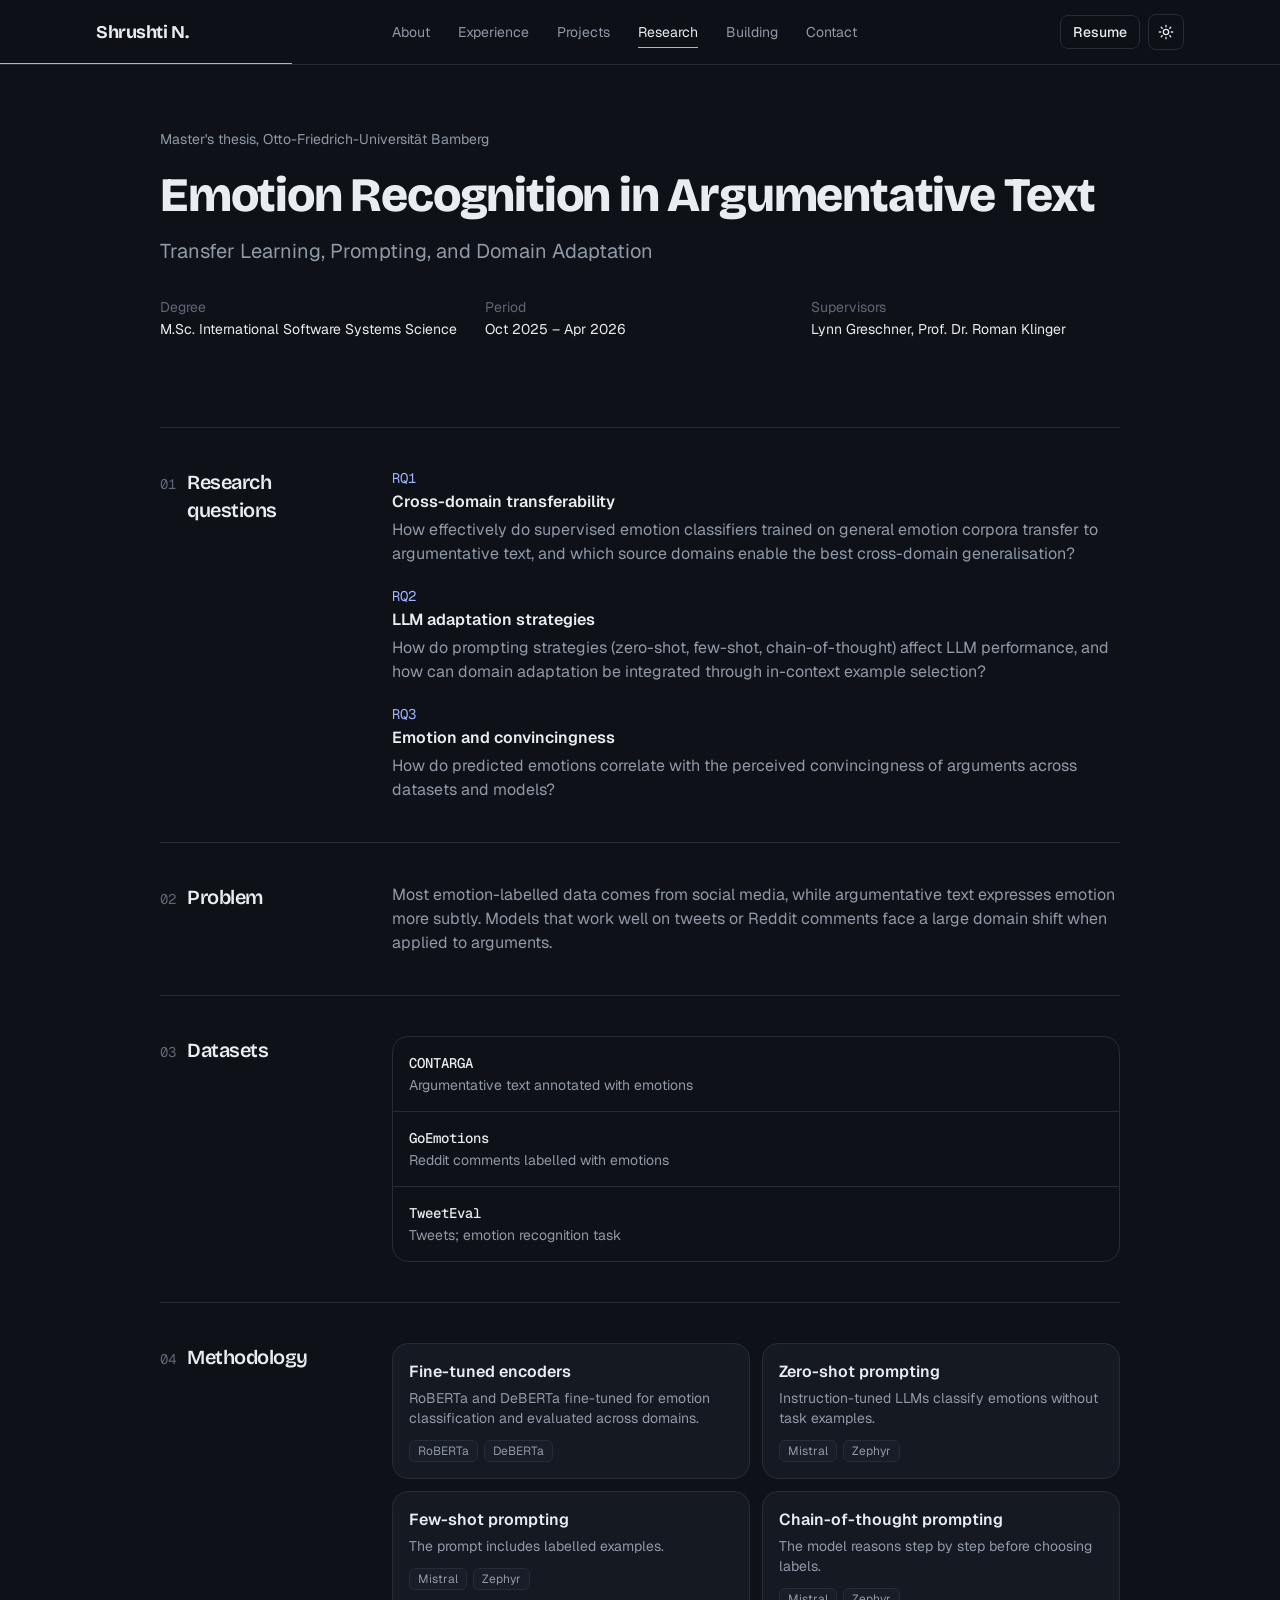
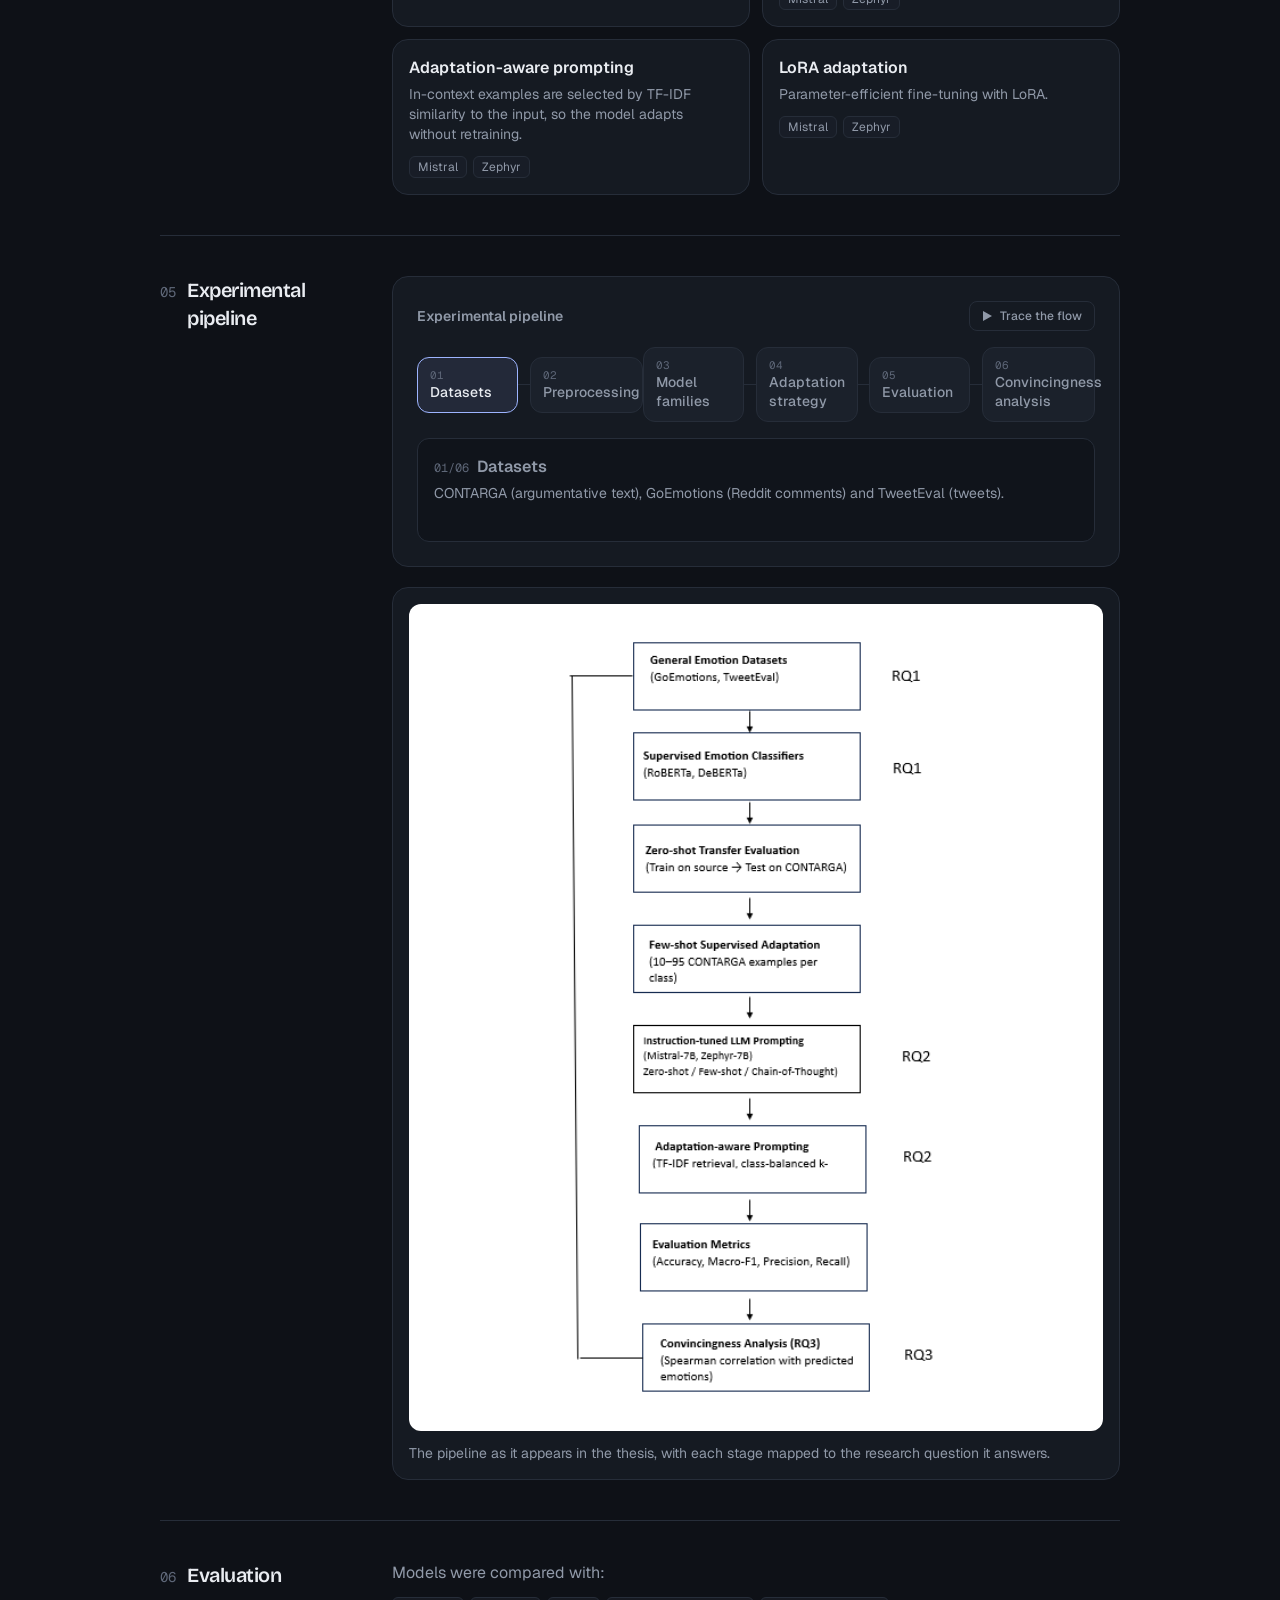
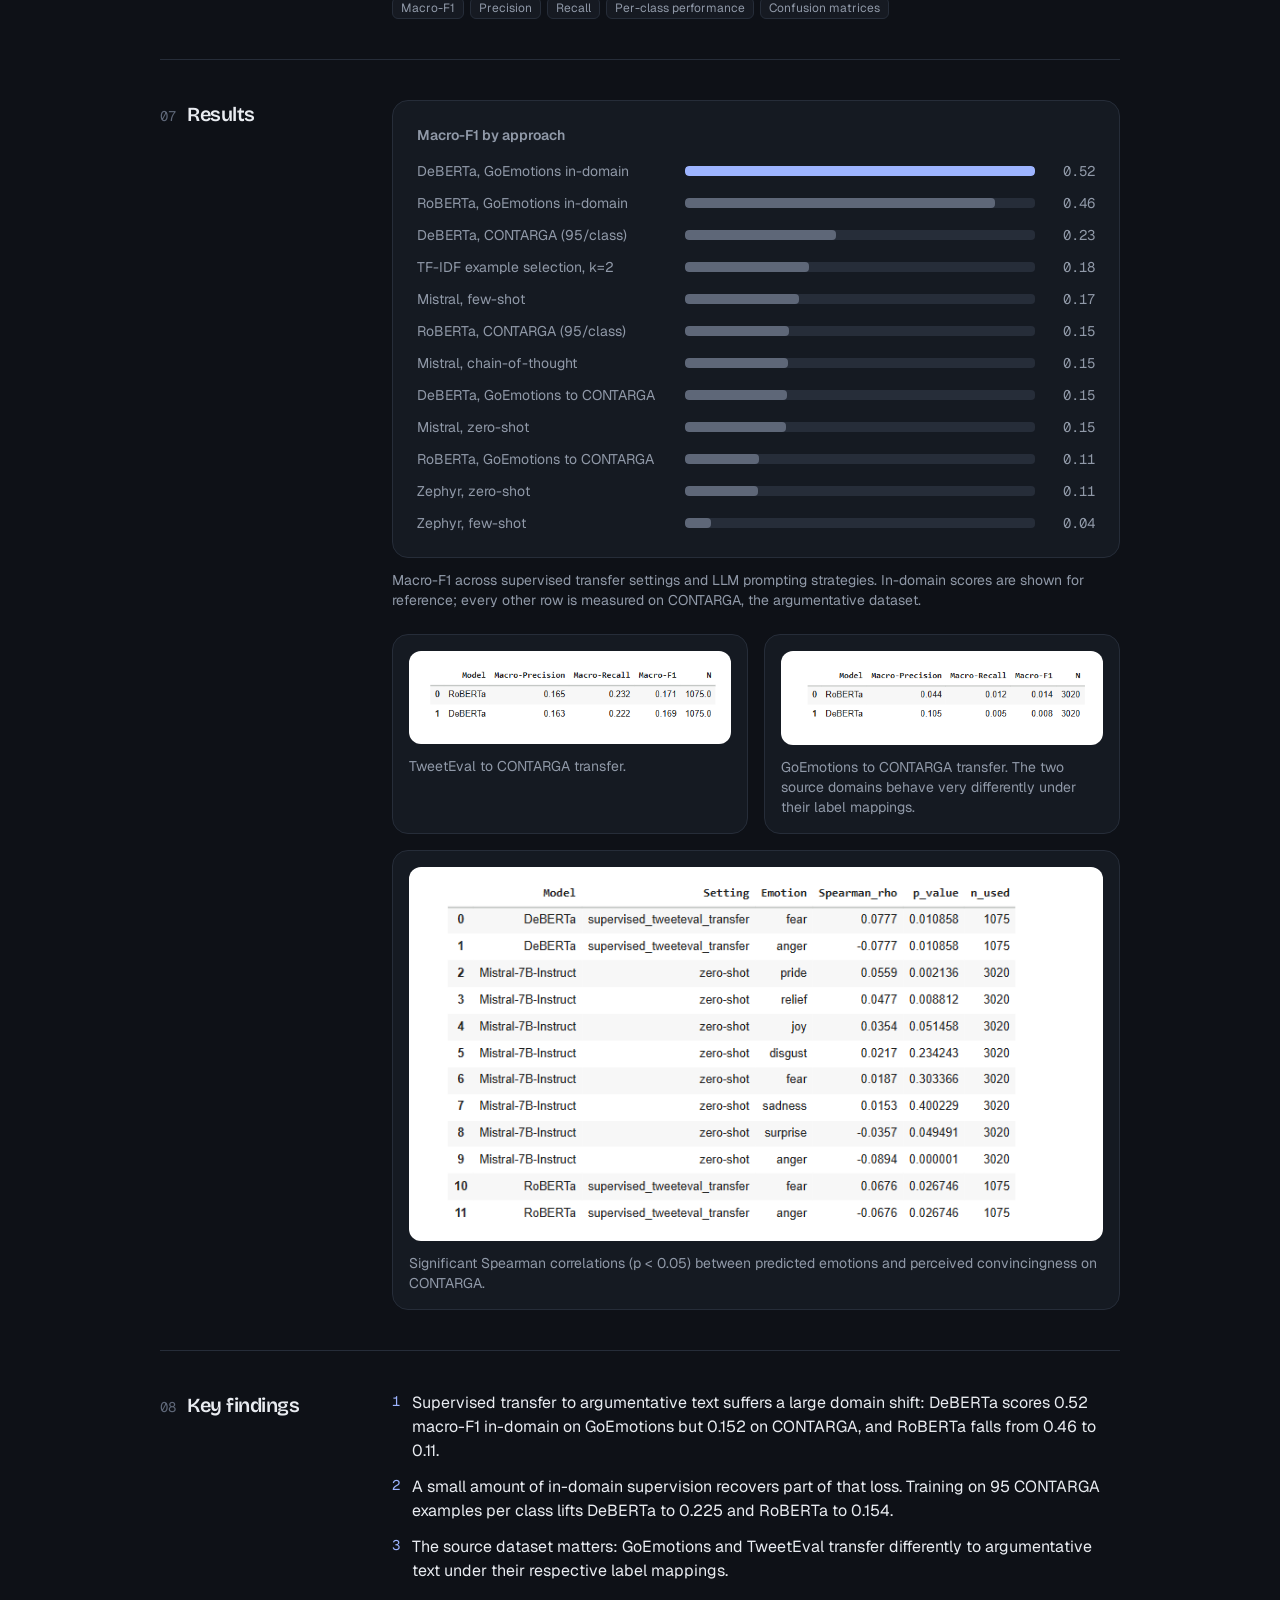
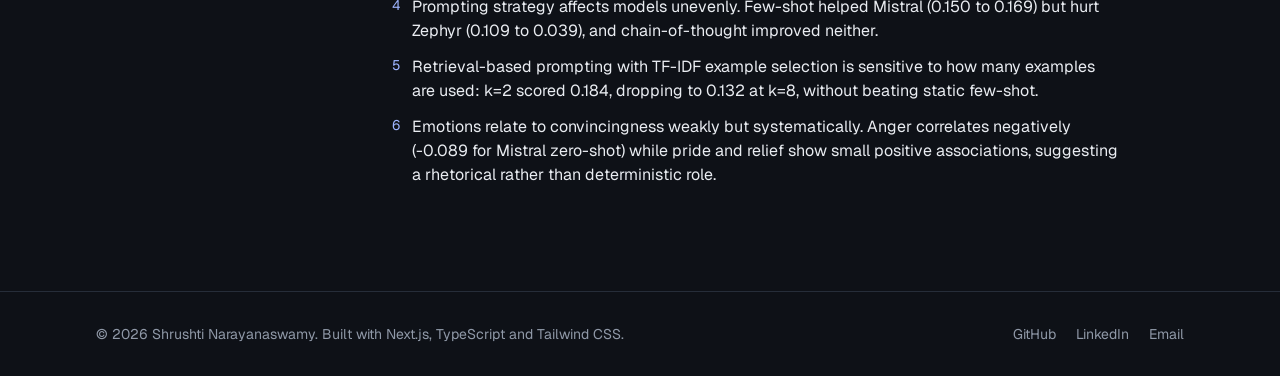
<file: research/index.html>
<!DOCTYPE html><!--GHwYJ1TLy1S9ykXWcJeAw--><html lang="en"><head><meta charSet="utf-8"/><meta name="viewport" content="width=device-width, initial-scale=1"/><link rel="stylesheet" href="/next/static/css/76be0b5621947022.css" data-precedence="next"/><link rel="preload" as="script" fetchPriority="low" href="/next/static/chunks/webpack-2eb758dea75faf50.js"/><script src="/next/static/chunks/4bd1b696-c023c6e3521b1417.js" async=""></script><script src="/next/static/chunks/255-a85cef9cc3a04b12.js" async=""></script><script src="/next/static/chunks/main-app-7203f3699fb9ed25.js" async=""></script><script src="/next/static/chunks/506-51bde6540850d248.js" async=""></script><script src="/next/static/chunks/619-ba102abea3e3d0e4.js" async=""></script><script src="/next/static/chunks/app/layout-f3549f4efefdfa55.js" async=""></script><script src="/next/static/chunks/app/template-29832a300dab4493.js" async=""></script><script src="/next/static/chunks/885-ebb73f83e731e78c.js" async=""></script><script src="/next/static/chunks/app/research/page-aebfefad038b805f.js" async=""></script><link rel="preconnect" href="https://fonts.googleapis.com"/><link rel="preconnect" href="https://fonts.gstatic.com" crossorigin=""/><meta name="theme-color" media="(prefers-color-scheme: dark)" content="#0e1117"/><meta name="theme-color" media="(prefers-color-scheme: light)" content="#fafaf7"/><title>Research: Emotion Recognition in Argumentative Text | Shrushti Narayanaswamy</title><meta name="description" content="Master&#x27;s thesis on transfer learning, prompting and domain adaptation for emotion recognition in argumentative text, comparing RoBERTa, DeBERTa, Mistral and Zephyr."/><link rel="author" href="https://shrushti20.github.io"/><meta name="author" content="Shrushti Narayanaswamy"/><meta name="keywords" content="AI Engineer,ML Engineer,LLM,RAG,NLP,Machine Learning,FastAPI,Kubernetes,Bamberg,Germany"/><link rel="canonical" href="https://shrushti20.github.io/research/"/><meta property="og:title" content="Shrushti Narayanaswamy | AI/ML Engineer | LLM &amp; RAG Systems"/><meta property="og:description" content="AI/ML Engineer building LLM applications, RAG systems, NLP pipelines, machine learning systems and cloud-native software."/><meta property="og:url" content="https://shrushti20.github.io/"/><meta property="og:site_name" content="Shrushti Narayanaswamy"/><meta property="og:image" content="https://shrushti20.github.io/og-image.png"/><meta property="og:image:width" content="1200"/><meta property="og:image:height" content="627"/><meta property="og:image:alt" content="Shrushti Narayanaswamy"/><meta property="og:type" content="website"/><meta name="twitter:card" content="summary_large_image"/><meta name="twitter:title" content="Shrushti Narayanaswamy | AI/ML Engineer | LLM &amp; RAG Systems"/><meta name="twitter:description" content="AI/ML Engineer building LLM applications, RAG systems, NLP pipelines, machine learning systems and cloud-native software."/><meta name="twitter:image" content="https://shrushti20.github.io/og-image.png"/><link rel="icon" href="/favicon.svg"/><script>try{if(localStorage.getItem('theme')==='light')document.documentElement.classList.add('light')}catch(e){}</script><link rel="stylesheet" href="https://fonts.googleapis.com/css2?family=Bricolage+Grotesque:opsz,wght@12..96,500..800&amp;family=Geist:wght@400..700&amp;family=Geist+Mono:wght@400;500&amp;display=swap"/><script type="application/ld+json">{"@context":"https://schema.org","@type":"Person","name":"Shrushti Narayanaswamy","jobTitle":"AI / ML Engineer","url":"https://shrushti20.github.io","email":"mailto:shrushtinarayanaswamy@gmail.com","address":{"@type":"PostalAddress","addressLocality":"Bamberg","addressCountry":"DE"},"alumniOf":[{"@type":"CollegeOrUniversity","name":"Otto-Friedrich-Universität Bamberg"},{"@type":"CollegeOrUniversity","name":"Bangalore Institute of Technology"}],"knowsAbout":["Large Language Models","Retrieval-Augmented Generation","Natural Language Processing","Machine Learning","Kubernetes"],"sameAs":["https://www.linkedin.com/in/shrushtinarayanaswamy","https://github.com/shrushti20"]}</script><script src="/next/static/chunks/polyfills-42372ed130431b0a.js" noModule=""></script></head><body class="min-h-screen"><div hidden=""><!--$--><!--/$--></div><a href="#main" class="sr-only focus:not-sr-only focus:fixed focus:left-4 focus:top-4 focus:z-50 focus:rounded-lg focus:bg-accent focus:px-4 focus:py-2 focus:text-accent-ink">Skip to content</a><header class="sticky top-0 z-40 border-b border-rule bg-bg/80 backdrop-blur-md"><nav aria-label="Main" class="mx-auto flex h-16 max-w-6xl items-center justify-between gap-4 px-5 sm:px-8"><a class="font-display text-lg font-bold" href="/">Shrushti N.</a><ul class="hidden items-center gap-7 text-sm md:flex"><li class="relative"><a class="transition-colors hover:text-ink text-muted" href="/#about">About</a></li><li class="relative"><a class="transition-colors hover:text-ink text-muted" href="/#experience">Experience</a></li><li class="relative"><a class="transition-colors hover:text-ink text-muted" href="/projects/">Projects</a></li><li class="relative"><a class="transition-colors hover:text-ink text-ink" href="/research/">Research</a><span class="absolute -bottom-1.5 left-0 h-px w-full bg-accent"></span></li><li class="relative"><a class="transition-colors hover:text-ink text-muted" href="/building/">Building</a></li><li class="relative"><a class="transition-colors hover:text-ink text-muted" href="/#contact">Contact</a></li></ul><div class="flex items-center gap-2"><a href="/resume.pdf" download="" class="hidden rounded-lg border border-rule px-3 py-1.5 text-sm font-medium hover:border-accent sm:inline-block">Resume</a><button aria-label="Switch to light mode" class="grid h-9 w-9 place-items-center rounded-lg border border-rule hover:border-accent"><svg width="16" height="16" viewBox="0 0 24 24" fill="none" stroke="currentColor" stroke-width="2" stroke-linecap="round" aria-hidden="true"><circle cx="12" cy="12" r="4"></circle><path d="M12 2v2M12 20v2M4.9 4.9l1.4 1.4M17.7 17.7l1.4 1.4M2 12h2M20 12h2M4.9 19.1l1.4-1.4M17.7 6.3l1.4-1.4"></path></svg></button><button class="grid h-9 w-9 place-items-center rounded-lg border border-rule md:hidden" aria-expanded="false" aria-controls="mobile-menu" aria-label="Open menu"><svg width="18" height="18" viewBox="0 0 24 24" fill="none" stroke="currentColor" stroke-width="2" stroke-linecap="round" aria-hidden="true"><path d="M4 7h16M4 12h16M4 17h16"></path></svg></button></div><div class="absolute inset-x-0 bottom-0 h-px origin-left bg-accent" aria-hidden="true" style="transform:scaleX(0)"></div></nav></header><main id="main"><div style="opacity:0;transform:translateY(8px)"><article class="mx-auto max-w-5xl px-5 py-12 sm:px-8 sm:py-16"><p class="text-sm text-muted">Master&#x27;s thesis, <!-- -->Otto-Friedrich-Universität Bamberg</p><h1 class="mt-4 font-display text-4xl font-extrabold leading-tight sm:text-5xl">Emotion Recognition in Argumentative Text</h1><p class="mt-3 text-xl text-muted">Transfer Learning, Prompting, and Domain Adaptation</p><dl class="mt-8 grid gap-4 text-sm sm:grid-cols-3"><div><dt class="text-faint">Degree</dt><dd class="mt-0.5">M.Sc. International Software Systems Science</dd></div><div><dt class="text-faint">Period</dt><dd class="mt-0.5">Oct 2025 – Apr 2026</dd></div><div><dt class="text-faint">Supervisors</dt><dd class="mt-0.5">Lynn Greschner, Prof. Dr. Roman Klinger</dd></div></dl><div class="mt-8 flex flex-wrap items-center gap-3"></div><div class="mt-14"><section class="grid gap-3 border-t border-rule py-10 md:grid-cols-[12rem_1fr] md:gap-10"><h2 class="flex items-baseline gap-3 font-display text-xl font-semibold"><span class="font-mono text-sm font-normal text-faint">01</span>Research questions</h2><div class="min-w-0 text-muted"><ol class="space-y-5"><li><p class="font-mono text-sm text-accent">RQ1</p><p class="mt-0.5 font-semibold text-ink">Cross-domain transferability</p><p class="mt-1">How effectively do supervised emotion classifiers trained on general emotion corpora transfer to argumentative text, and which source domains enable the best cross-domain generalisation?</p></li><li><p class="font-mono text-sm text-accent">RQ2</p><p class="mt-0.5 font-semibold text-ink">LLM adaptation strategies</p><p class="mt-1">How do prompting strategies (zero-shot, few-shot, chain-of-thought) affect LLM performance, and how can domain adaptation be integrated through in-context example selection?</p></li><li><p class="font-mono text-sm text-accent">RQ3</p><p class="mt-0.5 font-semibold text-ink">Emotion and convincingness</p><p class="mt-1">How do predicted emotions correlate with the perceived convincingness of arguments across datasets and models?</p></li></ol></div></section><section class="grid gap-3 border-t border-rule py-10 md:grid-cols-[12rem_1fr] md:gap-10"><h2 class="flex items-baseline gap-3 font-display text-xl font-semibold"><span class="font-mono text-sm font-normal text-faint">02</span>Problem</h2><div class="min-w-0 text-muted"><p>Most emotion-labelled data comes from social media, while argumentative text expresses emotion more subtly. Models that work well on tweets or Reddit comments face a large domain shift when applied to arguments.</p></div></section><section class="grid gap-3 border-t border-rule py-10 md:grid-cols-[12rem_1fr] md:gap-10"><h2 class="flex items-baseline gap-3 font-display text-xl font-semibold"><span class="font-mono text-sm font-normal text-faint">03</span>Datasets</h2><div class="min-w-0 text-muted"><ul class="divide-y divide-rule rounded-2xl border border-rule"><li class="p-4"><p class="font-mono text-sm font-medium text-ink">CONTARGA</p><p class="mt-0.5 text-sm">Argumentative text annotated with emotions</p></li><li class="p-4"><p class="font-mono text-sm font-medium text-ink">GoEmotions</p><p class="mt-0.5 text-sm">Reddit comments labelled with emotions</p></li><li class="p-4"><p class="font-mono text-sm font-medium text-ink">TweetEval</p><p class="mt-0.5 text-sm">Tweets; emotion recognition task</p></li></ul></div></section><section class="grid gap-3 border-t border-rule py-10 md:grid-cols-[12rem_1fr] md:gap-10"><h2 class="flex items-baseline gap-3 font-display text-xl font-semibold"><span class="font-mono text-sm font-normal text-faint">04</span>Methodology</h2><div class="min-w-0 text-muted"><ul class="grid gap-3 sm:grid-cols-2"><li class="rounded-2xl border border-rule bg-surface p-4"><p class="font-semibold text-ink">Fine-tuned encoders</p><p class="mt-1 text-sm">RoBERTa and DeBERTa fine-tuned for emotion classification and evaluated across domains.</p><ul class="flex flex-wrap gap-1.5 mt-3"><li class="rounded-md border border-rule bg-surface-2/60 px-2 py-0.5 text-xs text-muted">RoBERTa</li><li class="rounded-md border border-rule bg-surface-2/60 px-2 py-0.5 text-xs text-muted">DeBERTa</li></ul></li><li class="rounded-2xl border border-rule bg-surface p-4"><p class="font-semibold text-ink">Zero-shot prompting</p><p class="mt-1 text-sm">Instruction-tuned LLMs classify emotions without task examples.</p><ul class="flex flex-wrap gap-1.5 mt-3"><li class="rounded-md border border-rule bg-surface-2/60 px-2 py-0.5 text-xs text-muted">Mistral</li><li class="rounded-md border border-rule bg-surface-2/60 px-2 py-0.5 text-xs text-muted">Zephyr</li></ul></li><li class="rounded-2xl border border-rule bg-surface p-4"><p class="font-semibold text-ink">Few-shot prompting</p><p class="mt-1 text-sm">The prompt includes labelled examples.</p><ul class="flex flex-wrap gap-1.5 mt-3"><li class="rounded-md border border-rule bg-surface-2/60 px-2 py-0.5 text-xs text-muted">Mistral</li><li class="rounded-md border border-rule bg-surface-2/60 px-2 py-0.5 text-xs text-muted">Zephyr</li></ul></li><li class="rounded-2xl border border-rule bg-surface p-4"><p class="font-semibold text-ink">Chain-of-thought prompting</p><p class="mt-1 text-sm">The model reasons step by step before choosing labels.</p><ul class="flex flex-wrap gap-1.5 mt-3"><li class="rounded-md border border-rule bg-surface-2/60 px-2 py-0.5 text-xs text-muted">Mistral</li><li class="rounded-md border border-rule bg-surface-2/60 px-2 py-0.5 text-xs text-muted">Zephyr</li></ul></li><li class="rounded-2xl border border-rule bg-surface p-4"><p class="font-semibold text-ink">Adaptation-aware prompting</p><p class="mt-1 text-sm">In-context examples are selected by TF-IDF similarity to the input, so the model adapts without retraining.</p><ul class="flex flex-wrap gap-1.5 mt-3"><li class="rounded-md border border-rule bg-surface-2/60 px-2 py-0.5 text-xs text-muted">Mistral</li><li class="rounded-md border border-rule bg-surface-2/60 px-2 py-0.5 text-xs text-muted">Zephyr</li></ul></li><li class="rounded-2xl border border-rule bg-surface p-4"><p class="font-semibold text-ink">LoRA adaptation</p><p class="mt-1 text-sm">Parameter-efficient fine-tuning with LoRA.</p><ul class="flex flex-wrap gap-1.5 mt-3"><li class="rounded-md border border-rule bg-surface-2/60 px-2 py-0.5 text-xs text-muted">Mistral</li><li class="rounded-md border border-rule bg-surface-2/60 px-2 py-0.5 text-xs text-muted">Zephyr</li></ul></li></ul></div></section><section class="grid gap-3 border-t border-rule py-10 md:grid-cols-[12rem_1fr] md:gap-10"><h2 class="flex items-baseline gap-3 font-display text-xl font-semibold"><span class="font-mono text-sm font-normal text-faint">05</span>Experimental pipeline</h2><div class="min-w-0 text-muted"><figure class="rounded-2xl border border-rule bg-surface p-4 sm:p-6"><figcaption class="mb-4 flex flex-wrap items-center justify-between gap-3"><span class="text-sm font-semibold">Experimental pipeline</span><button class="inline-flex items-center gap-2 rounded-lg border border-rule px-3 py-1.5 text-xs font-medium hover:border-accent"><svg width="10" height="10" viewBox="0 0 10 10" aria-hidden="true" fill="currentColor"><path d="M1 0l9 5-9 5z"></path></svg>Trace the flow</button></figcaption><ol class="flex flex-col lg:flex-row lg:items-stretch "><li class="flex flex-col items-stretch lg:min-w-0 lg:flex-1 lg:flex-row lg:items-center"><button aria-pressed="true" class="relative z-10 w-full rounded-xl border px-3 py-2.5 text-left text-sm leading-snug transition-colors border-accent bg-accent/10 text-ink"><span class="mr-2 font-mono text-[0.68rem] text-faint lg:mr-0 lg:block">01</span><span class="font-medium">Datasets</span></button><span aria-hidden="true" class="relative mx-auto block h-4 w-px lg:mx-0 lg:h-px lg:w-3 lg:flex-none bg-rule transition-colors"></span></li><li class="flex flex-col items-stretch lg:min-w-0 lg:flex-1 lg:flex-row lg:items-center"><button aria-pressed="false" class="relative z-10 w-full rounded-xl border px-3 py-2.5 text-left text-sm leading-snug transition-colors border-rule bg-surface-2 text-muted hover:text-ink"><span class="mr-2 font-mono text-[0.68rem] text-faint lg:mr-0 lg:block">02</span><span class="font-medium">Preprocessing</span></button><span aria-hidden="true" class="relative mx-auto block h-4 w-px lg:mx-0 lg:h-px lg:w-3 lg:flex-none bg-rule transition-colors"></span></li><li class="flex flex-col items-stretch lg:min-w-0 lg:flex-1 lg:flex-row lg:items-center"><button aria-pressed="false" class="relative z-10 w-full rounded-xl border px-3 py-2.5 text-left text-sm leading-snug transition-colors border-rule bg-surface-2 text-muted hover:text-ink"><span class="mr-2 font-mono text-[0.68rem] text-faint lg:mr-0 lg:block">03</span><span class="font-medium">Model families</span></button><span aria-hidden="true" class="relative mx-auto block h-4 w-px lg:mx-0 lg:h-px lg:w-3 lg:flex-none bg-rule transition-colors"></span></li><li class="flex flex-col items-stretch lg:min-w-0 lg:flex-1 lg:flex-row lg:items-center"><button aria-pressed="false" class="relative z-10 w-full rounded-xl border px-3 py-2.5 text-left text-sm leading-snug transition-colors border-rule bg-surface-2 text-muted hover:text-ink"><span class="mr-2 font-mono text-[0.68rem] text-faint lg:mr-0 lg:block">04</span><span class="font-medium">Adaptation strategy</span></button><span aria-hidden="true" class="relative mx-auto block h-4 w-px lg:mx-0 lg:h-px lg:w-3 lg:flex-none bg-rule transition-colors"></span></li><li class="flex flex-col items-stretch lg:min-w-0 lg:flex-1 lg:flex-row lg:items-center"><button aria-pressed="false" class="relative z-10 w-full rounded-xl border px-3 py-2.5 text-left text-sm leading-snug transition-colors border-rule bg-surface-2 text-muted hover:text-ink"><span class="mr-2 font-mono text-[0.68rem] text-faint lg:mr-0 lg:block">05</span><span class="font-medium">Evaluation</span></button><span aria-hidden="true" class="relative mx-auto block h-4 w-px lg:mx-0 lg:h-px lg:w-3 lg:flex-none bg-rule transition-colors"></span></li><li class="flex flex-col items-stretch lg:min-w-0 lg:flex-1 lg:flex-row lg:items-center"><button aria-pressed="false" class="relative z-10 w-full rounded-xl border px-3 py-2.5 text-left text-sm leading-snug transition-colors border-rule bg-surface-2 text-muted hover:text-ink"><span class="mr-2 font-mono text-[0.68rem] text-faint lg:mr-0 lg:block">06</span><span class="font-medium">Convincingness analysis</span></button></li></ol><div class="mt-4 min-h-[6.5rem] rounded-xl border border-rule bg-bg/60 p-4" aria-live="polite"><div style="opacity:0;transform:translateY(4px)"><div class="flex items-baseline gap-2"><span class="font-mono text-xs text-faint">01<!-- -->/<!-- -->06</span><span class="font-semibold">Datasets</span></div><p class="mt-1 text-sm text-muted">CONTARGA (argumentative text), GoEmotions (Reddit comments) and TweetEval (tweets).</p></div></div></figure><div class="mt-5"><figure class="rounded-2xl border border-rule bg-surface p-3 sm:p-4"><div class="overflow-x-auto rounded-xl bg-white p-3"><img alt="Flowchart of the thesis pipeline, from general emotion datasets through supervised classifiers and LLM prompting to the convincingness analysis" loading="lazy" width="404" height="705" decoding="async" data-nimg="1" class="mx-auto h-auto w-full" style="color:transparent;max-width:460px" src="/figures/thesis-pipeline.png"/></div><figcaption class="mt-3 text-sm text-muted">The pipeline as it appears in the thesis, with each stage mapped to the research question it answers.</figcaption></figure></div></div></section><section class="grid gap-3 border-t border-rule py-10 md:grid-cols-[12rem_1fr] md:gap-10"><h2 class="flex items-baseline gap-3 font-display text-xl font-semibold"><span class="font-mono text-sm font-normal text-faint">06</span>Evaluation</h2><div class="min-w-0 text-muted"><p>Models were compared with:</p><ul class="flex flex-wrap gap-1.5 mt-3"><li class="rounded-md border border-rule bg-surface-2/60 px-2 py-0.5 text-xs text-muted">Macro-F1</li><li class="rounded-md border border-rule bg-surface-2/60 px-2 py-0.5 text-xs text-muted">Precision</li><li class="rounded-md border border-rule bg-surface-2/60 px-2 py-0.5 text-xs text-muted">Recall</li><li class="rounded-md border border-rule bg-surface-2/60 px-2 py-0.5 text-xs text-muted">Per-class performance</li><li class="rounded-md border border-rule bg-surface-2/60 px-2 py-0.5 text-xs text-muted">Confusion matrices</li></ul></div></section><section class="grid gap-3 border-t border-rule py-10 md:grid-cols-[12rem_1fr] md:gap-10"><h2 class="flex items-baseline gap-3 font-display text-xl font-semibold"><span class="font-mono text-sm font-normal text-faint">07</span>Results</h2><div class="min-w-0 text-muted"><figure class="rounded-2xl border border-rule bg-surface p-5 sm:p-6"><figcaption class="mb-4 text-sm font-semibold">Macro-F1<!-- --> by approach</figcaption><ul class="space-y-3"><li class="grid grid-cols-[minmax(0,9rem)_1fr_3rem] items-center gap-3 text-sm sm:grid-cols-[minmax(0,16rem)_1fr_3rem]"><span class="text-muted" title="DeBERTa, GoEmotions in-domain">DeBERTa, GoEmotions in-domain</span><span class="h-2.5 overflow-hidden rounded bg-rule"><span class="block h-full rounded bg-accent" style="width:100%"></span></span><span class="text-right font-mono">0.52</span></li><li class="grid grid-cols-[minmax(0,9rem)_1fr_3rem] items-center gap-3 text-sm sm:grid-cols-[minmax(0,16rem)_1fr_3rem]"><span class="text-muted" title="RoBERTa, GoEmotions in-domain">RoBERTa, GoEmotions in-domain</span><span class="h-2.5 overflow-hidden rounded bg-rule"><span class="block h-full rounded bg-faint" style="width:88.46153846153845%"></span></span><span class="text-right font-mono">0.46</span></li><li class="grid grid-cols-[minmax(0,9rem)_1fr_3rem] items-center gap-3 text-sm sm:grid-cols-[minmax(0,16rem)_1fr_3rem]"><span class="text-muted" title="DeBERTa, CONTARGA (95/class)">DeBERTa, CONTARGA (95/class)</span><span class="h-2.5 overflow-hidden rounded bg-rule"><span class="block h-full rounded bg-faint" style="width:43.269230769230774%"></span></span><span class="text-right font-mono">0.23</span></li><li class="grid grid-cols-[minmax(0,9rem)_1fr_3rem] items-center gap-3 text-sm sm:grid-cols-[minmax(0,16rem)_1fr_3rem]"><span class="text-muted" title="TF-IDF example selection, k=2">TF-IDF example selection, k=2</span><span class="h-2.5 overflow-hidden rounded bg-rule"><span class="block h-full rounded bg-faint" style="width:35.38461538461538%"></span></span><span class="text-right font-mono">0.18</span></li><li class="grid grid-cols-[minmax(0,9rem)_1fr_3rem] items-center gap-3 text-sm sm:grid-cols-[minmax(0,16rem)_1fr_3rem]"><span class="text-muted" title="Mistral, few-shot">Mistral, few-shot</span><span class="h-2.5 overflow-hidden rounded bg-rule"><span class="block h-full rounded bg-faint" style="width:32.5%"></span></span><span class="text-right font-mono">0.17</span></li><li class="grid grid-cols-[minmax(0,9rem)_1fr_3rem] items-center gap-3 text-sm sm:grid-cols-[minmax(0,16rem)_1fr_3rem]"><span class="text-muted" title="RoBERTa, CONTARGA (95/class)">RoBERTa, CONTARGA (95/class)</span><span class="h-2.5 overflow-hidden rounded bg-rule"><span class="block h-full rounded bg-faint" style="width:29.615384615384617%"></span></span><span class="text-right font-mono">0.15</span></li><li class="grid grid-cols-[minmax(0,9rem)_1fr_3rem] items-center gap-3 text-sm sm:grid-cols-[minmax(0,16rem)_1fr_3rem]"><span class="text-muted" title="Mistral, chain-of-thought">Mistral, chain-of-thought</span><span class="h-2.5 overflow-hidden rounded bg-rule"><span class="block h-full rounded bg-faint" style="width:29.423076923076923%"></span></span><span class="text-right font-mono">0.15</span></li><li class="grid grid-cols-[minmax(0,9rem)_1fr_3rem] items-center gap-3 text-sm sm:grid-cols-[minmax(0,16rem)_1fr_3rem]"><span class="text-muted" title="DeBERTa, GoEmotions to CONTARGA">DeBERTa, GoEmotions to CONTARGA</span><span class="h-2.5 overflow-hidden rounded bg-rule"><span class="block h-full rounded bg-faint" style="width:29.230769230769226%"></span></span><span class="text-right font-mono">0.15</span></li><li class="grid grid-cols-[minmax(0,9rem)_1fr_3rem] items-center gap-3 text-sm sm:grid-cols-[minmax(0,16rem)_1fr_3rem]"><span class="text-muted" title="Mistral, zero-shot">Mistral, zero-shot</span><span class="h-2.5 overflow-hidden rounded bg-rule"><span class="block h-full rounded bg-faint" style="width:28.846153846153843%"></span></span><span class="text-right font-mono">0.15</span></li><li class="grid grid-cols-[minmax(0,9rem)_1fr_3rem] items-center gap-3 text-sm sm:grid-cols-[minmax(0,16rem)_1fr_3rem]"><span class="text-muted" title="RoBERTa, GoEmotions to CONTARGA">RoBERTa, GoEmotions to CONTARGA</span><span class="h-2.5 overflow-hidden rounded bg-rule"><span class="block h-full rounded bg-faint" style="width:21.153846153846153%"></span></span><span class="text-right font-mono">0.11</span></li><li class="grid grid-cols-[minmax(0,9rem)_1fr_3rem] items-center gap-3 text-sm sm:grid-cols-[minmax(0,16rem)_1fr_3rem]"><span class="text-muted" title="Zephyr, zero-shot">Zephyr, zero-shot</span><span class="h-2.5 overflow-hidden rounded bg-rule"><span class="block h-full rounded bg-faint" style="width:20.961538461538463%"></span></span><span class="text-right font-mono">0.11</span></li><li class="grid grid-cols-[minmax(0,9rem)_1fr_3rem] items-center gap-3 text-sm sm:grid-cols-[minmax(0,16rem)_1fr_3rem]"><span class="text-muted" title="Zephyr, few-shot">Zephyr, few-shot</span><span class="h-2.5 overflow-hidden rounded bg-rule"><span class="block h-full rounded bg-faint" style="width:7.5%"></span></span><span class="text-right font-mono">0.04</span></li></ul></figure><p class="mt-3 text-sm">Macro-F1 across supervised transfer settings and LLM prompting strategies. In-domain scores are shown for reference; every other row is measured on CONTARGA, the argumentative dataset.</p><div class="mt-6 grid gap-4 sm:grid-cols-2"><figure class="rounded-2xl border border-rule bg-surface p-3 sm:p-4"><div class="overflow-x-auto rounded-xl bg-white p-3"><img alt="Table: TweetEval to CONTARGA transfer results for RoBERTa and DeBERTa" loading="lazy" width="448" height="103" decoding="async" data-nimg="1" class="mx-auto h-auto w-full" style="color:transparent" src="/figures/transfer-table-1.png"/></div><figcaption class="mt-3 text-sm text-muted">TweetEval to CONTARGA transfer.</figcaption></figure><figure class="rounded-2xl border border-rule bg-surface p-3 sm:p-4"><div class="overflow-x-auto rounded-xl bg-white p-3"><img alt="Table: GoEmotions to CONTARGA transfer results for RoBERTa and DeBERTa" loading="lazy" width="450" height="106" decoding="async" data-nimg="1" class="mx-auto h-auto w-full" style="color:transparent" src="/figures/transfer-table-2.png"/></div><figcaption class="mt-3 text-sm text-muted">GoEmotions to CONTARGA transfer. The two source domains behave very differently under their label mappings.</figcaption></figure></div><div class="mt-4"><figure class="rounded-2xl border border-rule bg-surface p-3 sm:p-4"><div class="overflow-x-auto rounded-xl bg-white p-3"><img alt="Table of significant Spearman correlations between predicted emotions and convincingness" loading="lazy" width="726" height="379" decoding="async" data-nimg="1" class="mx-auto h-auto w-full" style="color:transparent" src="/figures/convincingness-correlations.png"/></div><figcaption class="mt-3 text-sm text-muted">Significant Spearman correlations (p &lt; 0.05) between predicted emotions and perceived convincingness on CONTARGA.</figcaption></figure></div></div></section><section class="grid gap-3 border-t border-rule py-10 md:grid-cols-[12rem_1fr] md:gap-10"><h2 class="flex items-baseline gap-3 font-display text-xl font-semibold"><span class="font-mono text-sm font-normal text-faint">08</span>Key findings</h2><div class="min-w-0 text-muted"><ol class="space-y-3"><li class="flex gap-3"><span class="font-mono text-sm text-accent">1</span><span class="text-ink">Supervised transfer to argumentative text suffers a large domain shift: DeBERTa scores 0.52 macro-F1 in-domain on GoEmotions but 0.152 on CONTARGA, and RoBERTa falls from 0.46 to 0.11.</span></li><li class="flex gap-3"><span class="font-mono text-sm text-accent">2</span><span class="text-ink">A small amount of in-domain supervision recovers part of that loss. Training on 95 CONTARGA examples per class lifts DeBERTa to 0.225 and RoBERTa to 0.154.</span></li><li class="flex gap-3"><span class="font-mono text-sm text-accent">3</span><span class="text-ink">The source dataset matters: GoEmotions and TweetEval transfer differently to argumentative text under their respective label mappings.</span></li><li class="flex gap-3"><span class="font-mono text-sm text-accent">4</span><span class="text-ink">Prompting strategy affects models unevenly. Few-shot helped Mistral (0.150 to 0.169) but hurt Zephyr (0.109 to 0.039), and chain-of-thought improved neither.</span></li><li class="flex gap-3"><span class="font-mono text-sm text-accent">5</span><span class="text-ink">Retrieval-based prompting with TF-IDF example selection is sensitive to how many examples are used: k=2 scored 0.184, dropping to 0.132 at k=8, without beating static few-shot.</span></li><li class="flex gap-3"><span class="font-mono text-sm text-accent">6</span><span class="text-ink">Emotions relate to convincingness weakly but systematically. Anger correlates negatively (-0.089 for Mistral zero-shot) while pride and relief show small positive associations, suggesting a rhetorical rather than deterministic role.</span></li></ol></div></section></div></article><!--$--><!--/$--></div></main><footer class="border-t border-rule"><div class="mx-auto flex max-w-6xl flex-wrap items-center justify-between gap-4 px-5 py-8 text-sm text-muted sm:px-8"><p>© <!-- -->2026<!-- --> <!-- -->Shrushti Narayanaswamy<!-- -->. Built with Next.js, TypeScript and Tailwind CSS.</p><ul class="flex gap-5"><li><a class="hover:text-ink" href="https://github.com/shrushti20" target="_blank" rel="noopener">GitHub</a></li><li><a class="hover:text-ink" href="https://www.linkedin.com/in/shrushtinarayanaswamy" target="_blank" rel="noopener">LinkedIn</a></li><li><a class="hover:text-ink" href="mailto:shrushtinarayanaswamy@gmail.com">Email</a></li></ul></div></footer><script src="/next/static/chunks/webpack-2eb758dea75faf50.js" id="_R_" async=""></script><script>(self.__next_f=self.__next_f||[]).push([0])</script><script>self.__next_f.push([1,"1:\"$Sreact.fragment\"\n2:I[879,[\"506\",\"static/chunks/506-51bde6540850d248.js\",\"619\",\"static/chunks/619-ba102abea3e3d0e4.js\",\"177\",\"static/chunks/app/layout-f3549f4efefdfa55.js\"],\"Nav\"]\n3:I[9766,[],\"\"]\n4:I[1212,[\"506\",\"static/chunks/506-51bde6540850d248.js\",\"397\",\"static/chunks/app/template-29832a300dab4493.js\"],\"default\"]\n5:I[8924,[],\"\"]\n6:I[2619,[\"506\",\"static/chunks/506-51bde6540850d248.js\",\"619\",\"static/chunks/619-ba102abea3e3d0e4.js\",\"885\",\"static/chunks/885-ebb73f83e731e78c.js\",\"322\",\"static/chunks/app/research/page-aebfefad038b805f.js\"],\"\"]\n7:I[1216,[\"506\",\"static/chunks/506-51bde6540850d248.js\",\"619\",\"static/chunks/619-ba102abea3e3d0e4.js\",\"177\",\"static/chunks/app/layout-f3549f4efefdfa55.js\"],\"BackToTop\"]\nf:I[7150,[],\"\"]\n:HL[\"/next/static/css/76be0b5621947022.css\",\"style\"]\n"])</script><script>self.__next_f.push([1,"0:{\"P\":null,\"b\":\"GHwYJ1TLy1S9ykXWcJeAw\",\"p\":\"\",\"c\":[\"\",\"research\",\"\"],\"i\":false,\"f\":[[[\"\",{\"children\":[\"research\",{\"children\":[\"__PAGE__\",{}]}]},\"$undefined\",\"$undefined\",true],[\"\",[\"$\",\"$1\",\"c\",{\"children\":[[[\"$\",\"link\",\"0\",{\"rel\":\"stylesheet\",\"href\":\"/next/static/css/76be0b5621947022.css\",\"precedence\":\"next\",\"crossOrigin\":\"$undefined\",\"nonce\":\"$undefined\"}]],[\"$\",\"html\",null,{\"lang\":\"en\",\"suppressHydrationWarning\":true,\"children\":[[\"$\",\"head\",null,{\"children\":[[\"$\",\"script\",null,{\"dangerouslySetInnerHTML\":{\"__html\":\"try{if(localStorage.getItem('theme')==='light')document.documentElement.classList.add('light')}catch(e){}\"}}],[\"$\",\"link\",null,{\"rel\":\"preconnect\",\"href\":\"https://fonts.googleapis.com\"}],[\"$\",\"link\",null,{\"rel\":\"preconnect\",\"href\":\"https://fonts.gstatic.com\",\"crossOrigin\":\"\"}],[\"$\",\"link\",null,{\"rel\":\"stylesheet\",\"href\":\"https://fonts.googleapis.com/css2?family=Bricolage+Grotesque:opsz,wght@12..96,500..800\u0026family=Geist:wght@400..700\u0026family=Geist+Mono:wght@400;500\u0026display=swap\"}],[\"$\",\"script\",null,{\"type\":\"application/ld+json\",\"dangerouslySetInnerHTML\":{\"__html\":\"{\\\"@context\\\":\\\"https://schema.org\\\",\\\"@type\\\":\\\"Person\\\",\\\"name\\\":\\\"Shrushti Narayanaswamy\\\",\\\"jobTitle\\\":\\\"AI / ML Engineer\\\",\\\"url\\\":\\\"https://shrushti20.github.io\\\",\\\"email\\\":\\\"mailto:shrushtinarayanaswamy@gmail.com\\\",\\\"address\\\":{\\\"@type\\\":\\\"PostalAddress\\\",\\\"addressLocality\\\":\\\"Bamberg\\\",\\\"addressCountry\\\":\\\"DE\\\"},\\\"alumniOf\\\":[{\\\"@type\\\":\\\"CollegeOrUniversity\\\",\\\"name\\\":\\\"Otto-Friedrich-Universität Bamberg\\\"},{\\\"@type\\\":\\\"CollegeOrUniversity\\\",\\\"name\\\":\\\"Bangalore Institute of Technology\\\"}],\\\"knowsAbout\\\":[\\\"Large Language Models\\\",\\\"Retrieval-Augmented Generation\\\",\\\"Natural Language Processing\\\",\\\"Machine Learning\\\",\\\"Kubernetes\\\"],\\\"sameAs\\\":[\\\"https://www.linkedin.com/in/shrushtinarayanaswamy\\\",\\\"https://github.com/shrushti20\\\"]}\"}}]]}],[\"$\",\"body\",null,{\"className\":\"min-h-screen\",\"children\":[[\"$\",\"a\",null,{\"href\":\"#main\",\"className\":\"sr-only focus:not-sr-only focus:fixed focus:left-4 focus:top-4 focus:z-50 focus:rounded-lg focus:bg-accent focus:px-4 focus:py-2 focus:text-accent-ink\",\"children\":\"Skip to content\"}],[\"$\",\"$L2\",null,{}],[\"$\",\"main\",null,{\"id\":\"main\",\"children\":[\"$\",\"$L3\",null,{\"parallelRouterKey\":\"children\",\"error\":\"$undefined\",\"errorStyles\":\"$undefined\",\"errorScripts\":\"$undefined\",\"template\":[\"$\",\"$L4\",null,{\"children\":[\"$\",\"$L5\",null,{}]}],\"templateStyles\":[],\"templateScripts\":[],\"notFound\":[[\"$\",\"div\",null,{\"className\":\"mx-auto max-w-3xl px-5 py-32 text-center\",\"children\":[[\"$\",\"p\",null,{\"className\":\"font-mono text-sm text-faint\",\"children\":\"404\"}],[\"$\",\"h1\",null,{\"className\":\"mt-3 font-display text-4xl font-extrabold\",\"children\":\"Nothing retrieved for this page.\"}],[\"$\",\"p\",null,{\"className\":\"mt-4 text-muted\",\"children\":\"The page you're looking for doesn't exist.\"}],[\"$\",\"$L6\",null,{\"href\":\"/\",\"className\":\"mt-8 inline-block rounded-xl bg-accent px-5 py-2.5 text-sm font-semibold text-accent-ink\",\"children\":\"Back to home\"}]]}],[]],\"forbidden\":\"$undefined\",\"unauthorized\":\"$undefined\"}]}],[\"$\",\"footer\",null,{\"className\":\"border-t border-rule\",\"children\":[\"$\",\"div\",null,{\"className\":\"mx-auto flex max-w-6xl flex-wrap items-center justify-between gap-4 px-5 py-8 text-sm text-muted sm:px-8\",\"children\":[[\"$\",\"p\",null,{\"children\":[\"© \",2026,\" \",\"Shrushti Narayanaswamy\",\". Built with Next.js, TypeScript and Tailwind CSS.\"]}],[\"$\",\"ul\",null,{\"className\":\"flex gap-5\",\"children\":[[\"$\",\"li\",null,{\"children\":[\"$\",\"a\",null,{\"className\":\"hover:text-ink\",\"href\":\"https://github.com/shrushti20\",\"target\":\"_blank\",\"rel\":\"noopener\",\"children\":\"GitHub\"}]}],[\"$\",\"li\",null,{\"children\":[\"$\",\"a\",null,{\"className\":\"hover:text-ink\",\"href\":\"https://www.linkedin.com/in/shrushtinarayanaswamy\",\"target\":\"_blank\",\"rel\":\"noopener\",\"children\":\"LinkedIn\"}]}],[\"$\",\"li\",null,{\"children\":[\"$\",\"a\",null,{\"className\":\"hover:text-ink\",\"href\":\"mailto:shrushtinarayanaswamy@gmail.com\",\"children\":\"Email\"}]}]]}]]}]}],[\"$\",\"$L7\",null,{}]]}]]}]]}],{\"children\":[\"research\",[\"$\",\"$1\",\"c\",{\"children\":[null,[\"$\",\"$L3\",null,{\"parallelRouterKey\":\"children\",\"error\":\"$undefined\",\"errorStyles\":\"$undefined\",\"errorScripts\":\"$undefined\",\"template\":[\"$\",\"$L5\",null,{}],\"templateStyles\":\"$undefined\",\"templateScripts\":\"$undefined\",\"notFound\":\"$undefined\",\"forbidden\":\"$undefined\",\"unauthorized\":\"$undefined\"}]]}],{\"children\":[\"__PAGE__\",[\"$\",\"$1\",\"c\",{\"children\":[[\"$\",\"article\",null,{\"className\":\"mx-auto max-w-5xl px-5 py-12 sm:px-8 sm:py-16\",\"children\":[[\"$\",\"p\",null,{\"className\":\"text-sm text-muted\",\"children\":[\"Master's thesis, \",\"Otto-Friedrich-Universität Bamberg\"]}],\"$L8\",\"$L9\",\"$La\",\"$Lb\",\"$Lc\"]}],null,\"$Ld\"]}],{},null,false]},null,false]},null,false],\"$Le\",false]],\"m\":\"$undefined\",\"G\":[\"$f\",[]],\"s\":false,\"S\":true}\n"])</script><script>self.__next_f.push([1,"16:I[4431,[],\"OutletBoundary\"]\n18:I[5278,[],\"AsyncMetadataOutlet\"]\n1a:I[4431,[],\"ViewportBoundary\"]\n1c:I[4431,[],\"MetadataBoundary\"]\n1d:\"$Sreact.suspense\"\n8:[\"$\",\"h1\",null,{\"className\":\"mt-4 font-display text-4xl font-extrabold leading-tight sm:text-5xl\",\"children\":\"Emotion Recognition in Argumentative Text\"}]\n9:[\"$\",\"p\",null,{\"className\":\"mt-3 text-xl text-muted\",\"children\":\"Transfer Learning, Prompting, and Domain Adaptation\"}]\na:[\"$\",\"dl\",null,{\"className\":\"mt-8 grid gap-4 text-sm sm:grid-cols-3\",\"children\":[[\"$\",\"div\",null,{\"children\":[[\"$\",\"dt\",null,{\"className\":\"text-faint\",\"children\":\"Degree\"}],[\"$\",\"dd\",null,{\"className\":\"mt-0.5\",\"children\":\"M.Sc. International Software Systems Science\"}]]}],[\"$\",\"div\",null,{\"children\":[[\"$\",\"dt\",null,{\"className\":\"text-faint\",\"children\":\"Period\"}],[\"$\",\"dd\",null,{\"className\":\"mt-0.5\",\"children\":\"Oct 2025 – Apr 2026\"}]]}],[\"$\",\"div\",null,{\"children\":[[\"$\",\"dt\",null,{\"className\":\"text-faint\",\"children\":\"Supervisors\"}],[\"$\",\"dd\",null,{\"className\":\"mt-0.5\",\"children\":\"Lynn Greschner, Prof. Dr. Roman Klinger\"}]]}]]}]\nb:[\"$\",\"div\",null,{\"className\":\"mt-8 flex flex-wrap items-center gap-3\",\"children\":[null,null,null]}]\n"])</script><script>self.__next_f.push([1,"c:[\"$\",\"div\",null,{\"className\":\"mt-14\",\"children\":[[\"$\",\"section\",null,{\"className\":\"grid gap-3 border-t border-rule py-10 md:grid-cols-[12rem_1fr] md:gap-10\",\"children\":[[\"$\",\"h2\",null,{\"className\":\"flex items-baseline gap-3 font-display text-xl font-semibold\",\"children\":[[\"$\",\"span\",null,{\"className\":\"font-mono text-sm font-normal text-faint\",\"children\":\"01\"}],\"Research questions\"]}],[\"$\",\"div\",null,{\"className\":\"min-w-0 text-muted\",\"children\":[\"$\",\"ol\",null,{\"className\":\"space-y-5\",\"children\":[[\"$\",\"li\",\"RQ1\",{\"children\":[[\"$\",\"p\",null,{\"className\":\"font-mono text-sm text-accent\",\"children\":\"RQ1\"}],[\"$\",\"p\",null,{\"className\":\"mt-0.5 font-semibold text-ink\",\"children\":\"Cross-domain transferability\"}],[\"$\",\"p\",null,{\"className\":\"mt-1\",\"children\":\"How effectively do supervised emotion classifiers trained on general emotion corpora transfer to argumentative text, and which source domains enable the best cross-domain generalisation?\"}]]}],[\"$\",\"li\",\"RQ2\",{\"children\":[[\"$\",\"p\",null,{\"className\":\"font-mono text-sm text-accent\",\"children\":\"RQ2\"}],[\"$\",\"p\",null,{\"className\":\"mt-0.5 font-semibold text-ink\",\"children\":\"LLM adaptation strategies\"}],[\"$\",\"p\",null,{\"className\":\"mt-1\",\"children\":\"How do prompting strategies (zero-shot, few-shot, chain-of-thought) affect LLM performance, and how can domain adaptation be integrated through in-context example selection?\"}]]}],[\"$\",\"li\",\"RQ3\",{\"children\":[[\"$\",\"p\",null,{\"className\":\"font-mono text-sm text-accent\",\"children\":\"RQ3\"}],[\"$\",\"p\",null,{\"className\":\"mt-0.5 font-semibold text-ink\",\"children\":\"Emotion and convincingness\"}],[\"$\",\"p\",null,{\"className\":\"mt-1\",\"children\":\"How do predicted emotions correlate with the perceived convincingness of arguments across datasets and models?\"}]]}]]}]}]]}],[\"$\",\"section\",null,{\"className\":\"grid gap-3 border-t border-rule py-10 md:grid-cols-[12rem_1fr] md:gap-10\",\"children\":[[\"$\",\"h2\",null,{\"className\":\"flex items-baseline gap-3 font-display text-xl font-semibold\",\"children\":[[\"$\",\"span\",null,{\"className\":\"font-mono text-sm font-normal text-faint\",\"children\":\"02\"}],\"Problem\"]}],[\"$\",\"div\",null,{\"className\":\"min-w-0 text-muted\",\"children\":[[\"$\",\"p\",\"Most emotion-labelled data comes from social media, while argumentative text expresses emotion more subtly. Models that work well on tweets or Reddit comments face a large domain shift when applied to arguments.\",{\"children\":\"Most emotion-labelled data comes from social media, while argumentative text expresses emotion more subtly. Models that work well on tweets or Reddit comments face a large domain shift when applied to arguments.\"}]]}]]}],[\"$\",\"section\",null,{\"className\":\"grid gap-3 border-t border-rule py-10 md:grid-cols-[12rem_1fr] md:gap-10\",\"children\":[[\"$\",\"h2\",null,{\"className\":\"flex items-baseline gap-3 font-display text-xl font-semibold\",\"children\":[[\"$\",\"span\",null,{\"className\":\"font-mono text-sm font-normal text-faint\",\"children\":\"03\"}],\"Datasets\"]}],[\"$\",\"div\",null,{\"className\":\"min-w-0 text-muted\",\"children\":[\"$\",\"ul\",null,{\"className\":\"divide-y divide-rule rounded-2xl border border-rule\",\"children\":[[\"$\",\"li\",\"CONTARGA\",{\"className\":\"p-4\",\"children\":[[\"$\",\"p\",null,{\"className\":\"font-mono text-sm font-medium text-ink\",\"children\":\"CONTARGA\"}],[\"$\",\"p\",null,{\"className\":\"mt-0.5 text-sm\",\"children\":\"Argumentative text annotated with emotions\"}],null]}],[\"$\",\"li\",\"GoEmotions\",{\"className\":\"p-4\",\"children\":[[\"$\",\"p\",null,{\"className\":\"font-mono text-sm font-medium text-ink\",\"children\":\"GoEmotions\"}],[\"$\",\"p\",null,{\"className\":\"mt-0.5 text-sm\",\"children\":\"Reddit comments labelled with emotions\"}],null]}],[\"$\",\"li\",\"TweetEval\",{\"className\":\"p-4\",\"children\":[[\"$\",\"p\",null,{\"className\":\"font-mono text-sm font-medium text-ink\",\"children\":\"TweetEval\"}],[\"$\",\"p\",null,{\"className\":\"mt-0.5 text-sm\",\"children\":\"Tweets; emotion recognition task\"}],null]}]]}]}]]}],[\"$\",\"section\",null,{\"className\":\"grid gap-3 border-t border-rule py-10 md:grid-cols-[12rem_1fr] md:gap-10\",\"children\":[[\"$\",\"h2\",null,{\"className\":\"flex items-baseline gap-3 font-display text-xl font-semibold\",\"children\":[\"$L10\",\"Methodology\"]}],\"$L11\"]}],\"$L12\",\"$L13\",\"$L14\",\"$L15\"]}]\n"])</script><script>self.__next_f.push([1,"d:[\"$\",\"$L16\",null,{\"children\":[\"$L17\",[\"$\",\"$L18\",null,{\"promise\":\"$@19\"}]]}]\ne:[\"$\",\"$1\",\"h\",{\"children\":[null,[[\"$\",\"$L1a\",null,{\"children\":\"$L1b\"}],null],[\"$\",\"$L1c\",null,{\"children\":[\"$\",\"div\",null,{\"hidden\":true,\"children\":[\"$\",\"$1d\",null,{\"fallback\":null,\"children\":\"$L1e\"}]}]}]]}]\n"])</script><script>self.__next_f.push([1,"20:I[2976,[\"506\",\"static/chunks/506-51bde6540850d248.js\",\"619\",\"static/chunks/619-ba102abea3e3d0e4.js\",\"885\",\"static/chunks/885-ebb73f83e731e78c.js\",\"322\",\"static/chunks/app/research/page-aebfefad038b805f.js\"],\"Diagram\"]\n21:I[1356,[\"506\",\"static/chunks/506-51bde6540850d248.js\",\"619\",\"static/chunks/619-ba102abea3e3d0e4.js\",\"885\",\"static/chunks/885-ebb73f83e731e78c.js\",\"322\",\"static/chunks/app/research/page-aebfefad038b805f.js\"],\"Image\"]\n10:[\"$\",\"span\",null,{\"className\":\"font-mono text-sm font-normal text-faint\",\"children\":\"04\"}]\n"])</script><script>self.__next_f.push([1,"11:[\"$\",\"div\",null,{\"className\":\"min-w-0 text-muted\",\"children\":[[\"$\",\"ul\",null,{\"className\":\"grid gap-3 sm:grid-cols-2\",\"children\":[[\"$\",\"li\",\"Fine-tuned encoders\",{\"className\":\"rounded-2xl border border-rule bg-surface p-4\",\"children\":[[\"$\",\"p\",null,{\"className\":\"font-semibold text-ink\",\"children\":\"Fine-tuned encoders\"}],[\"$\",\"p\",null,{\"className\":\"mt-1 text-sm\",\"children\":\"RoBERTa and DeBERTa fine-tuned for emotion classification and evaluated across domains.\"}],[\"$\",\"ul\",null,{\"className\":\"flex flex-wrap gap-1.5 mt-3\",\"children\":[[\"$\",\"li\",\"RoBERTa\",{\"className\":\"rounded-md border border-rule bg-surface-2/60 px-2 py-0.5 text-xs text-muted\",\"children\":\"RoBERTa\"}],[\"$\",\"li\",\"DeBERTa\",{\"className\":\"rounded-md border border-rule bg-surface-2/60 px-2 py-0.5 text-xs text-muted\",\"children\":\"DeBERTa\"}]]}]]}],[\"$\",\"li\",\"Zero-shot prompting\",{\"className\":\"rounded-2xl border border-rule bg-surface p-4\",\"children\":[[\"$\",\"p\",null,{\"className\":\"font-semibold text-ink\",\"children\":\"Zero-shot prompting\"}],[\"$\",\"p\",null,{\"className\":\"mt-1 text-sm\",\"children\":\"Instruction-tuned LLMs classify emotions without task examples.\"}],[\"$\",\"ul\",null,{\"className\":\"flex flex-wrap gap-1.5 mt-3\",\"children\":[[\"$\",\"li\",\"Mistral\",{\"className\":\"rounded-md border border-rule bg-surface-2/60 px-2 py-0.5 text-xs text-muted\",\"children\":\"Mistral\"}],[\"$\",\"li\",\"Zephyr\",{\"className\":\"rounded-md border border-rule bg-surface-2/60 px-2 py-0.5 text-xs text-muted\",\"children\":\"Zephyr\"}]]}]]}],[\"$\",\"li\",\"Few-shot prompting\",{\"className\":\"rounded-2xl border border-rule bg-surface p-4\",\"children\":[[\"$\",\"p\",null,{\"className\":\"font-semibold text-ink\",\"children\":\"Few-shot prompting\"}],[\"$\",\"p\",null,{\"className\":\"mt-1 text-sm\",\"children\":\"The prompt includes labelled examples.\"}],[\"$\",\"ul\",null,{\"className\":\"flex flex-wrap gap-1.5 mt-3\",\"children\":[[\"$\",\"li\",\"Mistral\",{\"className\":\"rounded-md border border-rule bg-surface-2/60 px-2 py-0.5 text-xs text-muted\",\"children\":\"Mistral\"}],[\"$\",\"li\",\"Zephyr\",{\"className\":\"rounded-md border border-rule bg-surface-2/60 px-2 py-0.5 text-xs text-muted\",\"children\":\"Zephyr\"}]]}]]}],[\"$\",\"li\",\"Chain-of-thought prompting\",{\"className\":\"rounded-2xl border border-rule bg-surface p-4\",\"children\":[[\"$\",\"p\",null,{\"className\":\"font-semibold text-ink\",\"children\":\"Chain-of-thought prompting\"}],[\"$\",\"p\",null,{\"className\":\"mt-1 text-sm\",\"children\":\"The model reasons step by step before choosing labels.\"}],[\"$\",\"ul\",null,{\"className\":\"flex flex-wrap gap-1.5 mt-3\",\"children\":[[\"$\",\"li\",\"Mistral\",{\"className\":\"rounded-md border border-rule bg-surface-2/60 px-2 py-0.5 text-xs text-muted\",\"children\":\"Mistral\"}],[\"$\",\"li\",\"Zephyr\",{\"className\":\"rounded-md border border-rule bg-surface-2/60 px-2 py-0.5 text-xs text-muted\",\"children\":\"Zephyr\"}]]}]]}],[\"$\",\"li\",\"Adaptation-aware prompting\",{\"className\":\"rounded-2xl border border-rule bg-surface p-4\",\"children\":[[\"$\",\"p\",null,{\"className\":\"font-semibold text-ink\",\"children\":\"Adaptation-aware prompting\"}],[\"$\",\"p\",null,{\"className\":\"mt-1 text-sm\",\"children\":\"In-context examples are selected by TF-IDF similarity to the input, so the model adapts without retraining.\"}],[\"$\",\"ul\",null,{\"className\":\"flex flex-wrap gap-1.5 mt-3\",\"children\":[[\"$\",\"li\",\"Mistral\",{\"className\":\"rounded-md border border-rule bg-surface-2/60 px-2 py-0.5 text-xs text-muted\",\"children\":\"Mistral\"}],[\"$\",\"li\",\"Zephyr\",{\"className\":\"rounded-md border border-rule bg-surface-2/60 px-2 py-0.5 text-xs text-muted\",\"children\":\"Zephyr\"}]]}]]}],[\"$\",\"li\",\"LoRA adaptation\",{\"className\":\"rounded-2xl border border-rule bg-surface p-4\",\"children\":[[\"$\",\"p\",null,{\"className\":\"font-semibold text-ink\",\"children\":\"LoRA adaptation\"}],[\"$\",\"p\",null,{\"className\":\"mt-1 text-sm\",\"children\":\"Parameter-efficient fine-tuning with LoRA.\"}],[\"$\",\"ul\",null,{\"className\":\"flex flex-wrap gap-1.5 mt-3\",\"children\":[[\"$\",\"li\",\"Mistral\",{\"className\":\"rounded-md border border-rule bg-surface-2/60 px-2 py-0.5 text-xs text-muted\",\"children\":\"Mistral\"}],[\"$\",\"li\",\"Zephyr\",{\"className\":\"rounded-md border border-rule bg-surface-2/60 px-2 py-0.5 text-xs text-muted\",\"children\":\"Zephyr\"}]]}]]}]]}],\"$L1f\"]}]\n"])</script><script>self.__next_f.push([1,"12:[\"$\",\"section\",null,{\"className\":\"grid gap-3 border-t border-rule py-10 md:grid-cols-[12rem_1fr] md:gap-10\",\"children\":[[\"$\",\"h2\",null,{\"className\":\"flex items-baseline gap-3 font-display text-xl font-semibold\",\"children\":[[\"$\",\"span\",null,{\"className\":\"font-mono text-sm font-normal text-faint\",\"children\":\"05\"}],\"Experimental pipeline\"]}],[\"$\",\"div\",null,{\"className\":\"min-w-0 text-muted\",\"children\":[[\"$\",\"$L20\",null,{\"diagram\":{\"title\":\"Experimental pipeline\",\"kind\":\"pipeline\",\"nodes\":[{\"id\":\"data\",\"label\":\"Datasets\",\"detail\":\"CONTARGA (argumentative text), GoEmotions (Reddit comments) and TweetEval (tweets).\"},{\"id\":\"prep\",\"label\":\"Preprocessing\",\"detail\":\"Texts and emotion labels are prepared for fine-tuning and prompting.\"},{\"id\":\"models\",\"label\":\"Model families\",\"detail\":\"Fine-tuned encoders (RoBERTa, DeBERTa) and instruction-tuned LLMs (Mistral, Zephyr).\",\"tech\":[\"RoBERTa\",\"DeBERTa\",\"Mistral\",\"Zephyr\"]},{\"id\":\"adapt\",\"label\":\"Adaptation strategy\",\"detail\":\"Zero-shot, few-shot, chain-of-thought and retrieval-augmented prompting, plus LoRA fine-tuning.\",\"tech\":[\"LoRA\",\"RAG\"]},{\"id\":\"eval\",\"label\":\"Evaluation\",\"detail\":\"Macro-F1, precision, recall, per-class scores and confusion matrices.\"},{\"id\":\"conv\",\"label\":\"Convincingness analysis\",\"detail\":\"Analysing how emotions in arguments relate to how convincing they are.\"}]}}],[\"$\",\"div\",null,{\"className\":\"mt-5\",\"children\":[\"$\",\"figure\",null,{\"className\":\"rounded-2xl border border-rule bg-surface p-3 sm:p-4\",\"children\":[[\"$\",\"div\",null,{\"className\":\"overflow-x-auto rounded-xl bg-white p-3\",\"children\":[\"$\",\"$L21\",null,{\"src\":\"/figures/thesis-pipeline.png\",\"alt\":\"Flowchart of the thesis pipeline, from general emotion datasets through supervised classifiers and LLM prompting to the convincingness analysis\",\"width\":404,\"height\":705,\"className\":\"mx-auto h-auto w-full\",\"style\":{\"maxWidth\":460}}]}],[\"$\",\"figcaption\",null,{\"className\":\"mt-3 text-sm text-muted\",\"children\":\"The pipeline as it appears in the thesis, with each stage mapped to the research question it answers.\"}]]}]}]]}]]}]\n"])</script><script>self.__next_f.push([1,"13:[\"$\",\"section\",null,{\"className\":\"grid gap-3 border-t border-rule py-10 md:grid-cols-[12rem_1fr] md:gap-10\",\"children\":[[\"$\",\"h2\",null,{\"className\":\"flex items-baseline gap-3 font-display text-xl font-semibold\",\"children\":[[\"$\",\"span\",null,{\"className\":\"font-mono text-sm font-normal text-faint\",\"children\":\"06\"}],\"Evaluation\"]}],[\"$\",\"div\",null,{\"className\":\"min-w-0 text-muted\",\"children\":[[\"$\",\"p\",null,{\"children\":\"Models were compared with:\"}],[\"$\",\"ul\",null,{\"className\":\"flex flex-wrap gap-1.5 mt-3\",\"children\":[[\"$\",\"li\",\"Macro-F1\",{\"className\":\"rounded-md border border-rule bg-surface-2/60 px-2 py-0.5 text-xs text-muted\",\"children\":\"Macro-F1\"}],[\"$\",\"li\",\"Precision\",{\"className\":\"rounded-md border border-rule bg-surface-2/60 px-2 py-0.5 text-xs text-muted\",\"children\":\"Precision\"}],[\"$\",\"li\",\"Recall\",{\"className\":\"rounded-md border border-rule bg-surface-2/60 px-2 py-0.5 text-xs text-muted\",\"children\":\"Recall\"}],[\"$\",\"li\",\"Per-class performance\",{\"className\":\"rounded-md border border-rule bg-surface-2/60 px-2 py-0.5 text-xs text-muted\",\"children\":\"Per-class performance\"}],[\"$\",\"li\",\"Confusion matrices\",{\"className\":\"rounded-md border border-rule bg-surface-2/60 px-2 py-0.5 text-xs text-muted\",\"children\":\"Confusion matrices\"}]]}]]}]]}]\n"])</script><script>self.__next_f.push([1,"14:[\"$\",\"section\",null,{\"className\":\"grid gap-3 border-t border-rule py-10 md:grid-cols-[12rem_1fr] md:gap-10\",\"children\":[[\"$\",\"h2\",null,{\"className\":\"flex items-baseline gap-3 font-display text-xl font-semibold\",\"children\":[[\"$\",\"span\",null,{\"className\":\"font-mono text-sm font-normal text-faint\",\"children\":\"07\"}],\"Results\"]}],[\"$\",\"div\",null,{\"className\":\"min-w-0 text-muted\",\"children\":[[\"$\",\"figure\",null,{\"className\":\"rounded-2xl border border-rule bg-surface p-5 sm:p-6\",\"children\":[[\"$\",\"figcaption\",null,{\"className\":\"mb-4 text-sm font-semibold\",\"children\":[\"Macro-F1\",\" by approach\"]}],[\"$\",\"ul\",null,{\"className\":\"space-y-3\",\"children\":[[\"$\",\"li\",\"DeBERTa, GoEmotions in-domain\",{\"className\":\"grid grid-cols-[minmax(0,9rem)_1fr_3rem] items-center gap-3 text-sm sm:grid-cols-[minmax(0,16rem)_1fr_3rem]\",\"children\":[[\"$\",\"span\",null,{\"className\":\"text-muted\",\"title\":\"DeBERTa, GoEmotions in-domain\",\"children\":\"DeBERTa, GoEmotions in-domain\"}],[\"$\",\"span\",null,{\"className\":\"h-2.5 overflow-hidden rounded bg-rule\",\"children\":[\"$\",\"span\",null,{\"className\":\"block h-full rounded bg-accent\",\"style\":{\"width\":\"100%\"}}]}],[\"$\",\"span\",null,{\"className\":\"text-right font-mono\",\"children\":\"0.52\"}]]}],[\"$\",\"li\",\"RoBERTa, GoEmotions in-domain\",{\"className\":\"grid grid-cols-[minmax(0,9rem)_1fr_3rem] items-center gap-3 text-sm sm:grid-cols-[minmax(0,16rem)_1fr_3rem]\",\"children\":[[\"$\",\"span\",null,{\"className\":\"text-muted\",\"title\":\"RoBERTa, GoEmotions in-domain\",\"children\":\"RoBERTa, GoEmotions in-domain\"}],[\"$\",\"span\",null,{\"className\":\"h-2.5 overflow-hidden rounded bg-rule\",\"children\":[\"$\",\"span\",null,{\"className\":\"block h-full rounded bg-faint\",\"style\":{\"width\":\"88.46153846153845%\"}}]}],[\"$\",\"span\",null,{\"className\":\"text-right font-mono\",\"children\":\"0.46\"}]]}],[\"$\",\"li\",\"DeBERTa, CONTARGA (95/class)\",{\"className\":\"grid grid-cols-[minmax(0,9rem)_1fr_3rem] items-center gap-3 text-sm sm:grid-cols-[minmax(0,16rem)_1fr_3rem]\",\"children\":[[\"$\",\"span\",null,{\"className\":\"text-muted\",\"title\":\"DeBERTa, CONTARGA (95/class)\",\"children\":\"DeBERTa, CONTARGA (95/class)\"}],[\"$\",\"span\",null,{\"className\":\"h-2.5 overflow-hidden rounded bg-rule\",\"children\":[\"$\",\"span\",null,{\"className\":\"block h-full rounded bg-faint\",\"style\":{\"width\":\"43.269230769230774%\"}}]}],[\"$\",\"span\",null,{\"className\":\"text-right font-mono\",\"children\":\"0.23\"}]]}],[\"$\",\"li\",\"TF-IDF example selection, k=2\",{\"className\":\"grid grid-cols-[minmax(0,9rem)_1fr_3rem] items-center gap-3 text-sm sm:grid-cols-[minmax(0,16rem)_1fr_3rem]\",\"children\":[[\"$\",\"span\",null,{\"className\":\"text-muted\",\"title\":\"TF-IDF example selection, k=2\",\"children\":\"TF-IDF example selection, k=2\"}],[\"$\",\"span\",null,{\"className\":\"h-2.5 overflow-hidden rounded bg-rule\",\"children\":[\"$\",\"span\",null,{\"className\":\"block h-full rounded bg-faint\",\"style\":{\"width\":\"35.38461538461538%\"}}]}],[\"$\",\"span\",null,{\"className\":\"text-right font-mono\",\"children\":\"0.18\"}]]}],[\"$\",\"li\",\"Mistral, few-shot\",{\"className\":\"grid grid-cols-[minmax(0,9rem)_1fr_3rem] items-center gap-3 text-sm sm:grid-cols-[minmax(0,16rem)_1fr_3rem]\",\"children\":[[\"$\",\"span\",null,{\"className\":\"text-muted\",\"title\":\"Mistral, few-shot\",\"children\":\"Mistral, few-shot\"}],[\"$\",\"span\",null,{\"className\":\"h-2.5 overflow-hidden rounded bg-rule\",\"children\":[\"$\",\"span\",null,{\"className\":\"block h-full rounded bg-faint\",\"style\":{\"width\":\"32.5%\"}}]}],[\"$\",\"span\",null,{\"className\":\"text-right font-mono\",\"children\":\"0.17\"}]]}],[\"$\",\"li\",\"RoBERTa, CONTARGA (95/class)\",{\"className\":\"grid grid-cols-[minmax(0,9rem)_1fr_3rem] items-center gap-3 text-sm sm:grid-cols-[minmax(0,16rem)_1fr_3rem]\",\"children\":[[\"$\",\"span\",null,{\"className\":\"text-muted\",\"title\":\"RoBERTa, CONTARGA (95/class)\",\"children\":\"RoBERTa, CONTARGA (95/class)\"}],[\"$\",\"span\",null,{\"className\":\"h-2.5 overflow-hidden rounded bg-rule\",\"children\":[\"$\",\"span\",null,{\"className\":\"block h-full rounded bg-faint\",\"style\":{\"width\":\"29.615384615384617%\"}}]}],[\"$\",\"span\",null,{\"className\":\"text-right font-mono\",\"children\":\"0.15\"}]]}],[\"$\",\"li\",\"Mistral, chain-of-thought\",{\"className\":\"grid grid-cols-[minmax(0,9rem)_1fr_3rem] items-center gap-3 text-sm sm:grid-cols-[minmax(0,16rem)_1fr_3rem]\",\"children\":[\"$L22\",\"$L23\",\"$L24\"]}],\"$L25\",\"$L26\",\"$L27\",\"$L28\",\"$L29\"]}]]}],\"$L2a\",\"$L2b\",\"$L2c\"]}]]}]\n"])</script><script>self.__next_f.push([1,"15:[\"$\",\"section\",null,{\"className\":\"grid gap-3 border-t border-rule py-10 md:grid-cols-[12rem_1fr] md:gap-10\",\"children\":[[\"$\",\"h2\",null,{\"className\":\"flex items-baseline gap-3 font-display text-xl font-semibold\",\"children\":[[\"$\",\"span\",null,{\"className\":\"font-mono text-sm font-normal text-faint\",\"children\":\"08\"}],\"Key findings\"]}],[\"$\",\"div\",null,{\"className\":\"min-w-0 text-muted\",\"children\":[\"$\",\"ol\",null,{\"className\":\"space-y-3\",\"children\":[[\"$\",\"li\",\"Supervised transfer to argumentative text suffers a large domain shift: DeBERTa scores 0.52 macro-F1 in-domain on GoEmotions but 0.152 on CONTARGA, and RoBERTa falls from 0.46 to 0.11.\",{\"className\":\"flex gap-3\",\"children\":[[\"$\",\"span\",null,{\"className\":\"font-mono text-sm text-accent\",\"children\":1}],[\"$\",\"span\",null,{\"className\":\"text-ink\",\"children\":\"Supervised transfer to argumentative text suffers a large domain shift: DeBERTa scores 0.52 macro-F1 in-domain on GoEmotions but 0.152 on CONTARGA, and RoBERTa falls from 0.46 to 0.11.\"}]]}],[\"$\",\"li\",\"A small amount of in-domain supervision recovers part of that loss. Training on 95 CONTARGA examples per class lifts DeBERTa to 0.225 and RoBERTa to 0.154.\",{\"className\":\"flex gap-3\",\"children\":[[\"$\",\"span\",null,{\"className\":\"font-mono text-sm text-accent\",\"children\":2}],[\"$\",\"span\",null,{\"className\":\"text-ink\",\"children\":\"A small amount of in-domain supervision recovers part of that loss. Training on 95 CONTARGA examples per class lifts DeBERTa to 0.225 and RoBERTa to 0.154.\"}]]}],[\"$\",\"li\",\"The source dataset matters: GoEmotions and TweetEval transfer differently to argumentative text under their respective label mappings.\",{\"className\":\"flex gap-3\",\"children\":[[\"$\",\"span\",null,{\"className\":\"font-mono text-sm text-accent\",\"children\":3}],[\"$\",\"span\",null,{\"className\":\"text-ink\",\"children\":\"The source dataset matters: GoEmotions and TweetEval transfer differently to argumentative text under their respective label mappings.\"}]]}],[\"$\",\"li\",\"Prompting strategy affects models unevenly. Few-shot helped Mistral (0.150 to 0.169) but hurt Zephyr (0.109 to 0.039), and chain-of-thought improved neither.\",{\"className\":\"flex gap-3\",\"children\":[[\"$\",\"span\",null,{\"className\":\"font-mono text-sm text-accent\",\"children\":4}],[\"$\",\"span\",null,{\"className\":\"text-ink\",\"children\":\"Prompting strategy affects models unevenly. Few-shot helped Mistral (0.150 to 0.169) but hurt Zephyr (0.109 to 0.039), and chain-of-thought improved neither.\"}]]}],[\"$\",\"li\",\"Retrieval-based prompting with TF-IDF example selection is sensitive to how many examples are used: k=2 scored 0.184, dropping to 0.132 at k=8, without beating static few-shot.\",{\"className\":\"flex gap-3\",\"children\":[[\"$\",\"span\",null,{\"className\":\"font-mono text-sm text-accent\",\"children\":5}],[\"$\",\"span\",null,{\"className\":\"text-ink\",\"children\":\"Retrieval-based prompting with TF-IDF example selection is sensitive to how many examples are used: k=2 scored 0.184, dropping to 0.132 at k=8, without beating static few-shot.\"}]]}],[\"$\",\"li\",\"Emotions relate to convincingness weakly but systematically. Anger correlates negatively (-0.089 for Mistral zero-shot) while pride and relief show small positive associations, suggesting a rhetorical rather than deterministic role.\",{\"className\":\"flex gap-3\",\"children\":[[\"$\",\"span\",null,{\"className\":\"font-mono text-sm text-accent\",\"children\":6}],[\"$\",\"span\",null,{\"className\":\"text-ink\",\"children\":\"Emotions relate to convincingness weakly but systematically. Anger correlates negatively (-0.089 for Mistral zero-shot) while pride and relief show small positive associations, suggesting a rhetorical rather than deterministic role.\"}]]}]]}]}]]}]\n"])</script><script>self.__next_f.push([1,"1f:null\n22:[\"$\",\"span\",null,{\"className\":\"text-muted\",\"title\":\"Mistral, chain-of-thought\",\"children\":\"Mistral, chain-of-thought\"}]\n23:[\"$\",\"span\",null,{\"className\":\"h-2.5 overflow-hidden rounded bg-rule\",\"children\":[\"$\",\"span\",null,{\"className\":\"block h-full rounded bg-faint\",\"style\":{\"width\":\"29.423076923076923%\"}}]}]\n24:[\"$\",\"span\",null,{\"className\":\"text-right font-mono\",\"children\":\"0.15\"}]\n25:[\"$\",\"li\",\"DeBERTa, GoEmotions to CONTARGA\",{\"className\":\"grid grid-cols-[minmax(0,9rem)_1fr_3rem] items-center gap-3 text-sm sm:grid-cols-[minmax(0,16rem)_1fr_3rem]\",\"children\":[[\"$\",\"span\",null,{\"className\":\"text-muted\",\"title\":\"DeBERTa, GoEmotions to CONTARGA\",\"children\":\"DeBERTa, GoEmotions to CONTARGA\"}],[\"$\",\"span\",null,{\"className\":\"h-2.5 overflow-hidden rounded bg-rule\",\"children\":[\"$\",\"span\",null,{\"className\":\"block h-full rounded bg-faint\",\"style\":{\"width\":\"29.230769230769226%\"}}]}],[\"$\",\"span\",null,{\"className\":\"text-right font-mono\",\"children\":\"0.15\"}]]}]\n26:[\"$\",\"li\",\"Mistral, zero-shot\",{\"className\":\"grid grid-cols-[minmax(0,9rem)_1fr_3rem] items-center gap-3 text-sm sm:grid-cols-[minmax(0,16rem)_1fr_3rem]\",\"children\":[[\"$\",\"span\",null,{\"className\":\"text-muted\",\"title\":\"Mistral, zero-shot\",\"children\":\"Mistral, zero-shot\"}],[\"$\",\"span\",null,{\"className\":\"h-2.5 overflow-hidden rounded bg-rule\",\"children\":[\"$\",\"span\",null,{\"className\":\"block h-full rounded bg-faint\",\"style\":{\"width\":\"28.846153846153843%\"}}]}],[\"$\",\"span\",null,{\"className\":\"text-right font-mono\",\"children\":\"0.15\"}]]}]\n27:[\"$\",\"li\",\"RoBERTa, GoEmotions to CONTARGA\",{\"className\":\"grid grid-cols-[minmax(0,9rem)_1fr_3rem] items-center gap-3 text-sm sm:grid-cols-[minmax(0,16rem)_1fr_3rem]\",\"children\":[[\"$\",\"span\",null,{\"className\":\"text-muted\",\"title\":\"RoBERTa, GoEmotions to CONTARGA\",\"children\":\"RoBERTa, GoEmotions to CONTARGA\"}],[\"$\",\"span\",null,{\"className\":\"h-2.5 overflow-hidden rounded bg-rule\",\"children\":[\"$\",\"span\",null,{\"className\":\"block h-full rounded bg-faint\",\"style\":{\"width\":\"21.153846153846153%\"}}]}],[\"$\",\"span\",null,{\"className\":\"text"])</script><script>self.__next_f.push([1,"-right font-mono\",\"children\":\"0.11\"}]]}]\n28:[\"$\",\"li\",\"Zephyr, zero-shot\",{\"className\":\"grid grid-cols-[minmax(0,9rem)_1fr_3rem] items-center gap-3 text-sm sm:grid-cols-[minmax(0,16rem)_1fr_3rem]\",\"children\":[[\"$\",\"span\",null,{\"className\":\"text-muted\",\"title\":\"Zephyr, zero-shot\",\"children\":\"Zephyr, zero-shot\"}],[\"$\",\"span\",null,{\"className\":\"h-2.5 overflow-hidden rounded bg-rule\",\"children\":[\"$\",\"span\",null,{\"className\":\"block h-full rounded bg-faint\",\"style\":{\"width\":\"20.961538461538463%\"}}]}],[\"$\",\"span\",null,{\"className\":\"text-right font-mono\",\"children\":\"0.11\"}]]}]\n29:[\"$\",\"li\",\"Zephyr, few-shot\",{\"className\":\"grid grid-cols-[minmax(0,9rem)_1fr_3rem] items-center gap-3 text-sm sm:grid-cols-[minmax(0,16rem)_1fr_3rem]\",\"children\":[[\"$\",\"span\",null,{\"className\":\"text-muted\",\"title\":\"Zephyr, few-shot\",\"children\":\"Zephyr, few-shot\"}],[\"$\",\"span\",null,{\"className\":\"h-2.5 overflow-hidden rounded bg-rule\",\"children\":[\"$\",\"span\",null,{\"className\":\"block h-full rounded bg-faint\",\"style\":{\"width\":\"7.5%\"}}]}],[\"$\",\"span\",null,{\"className\":\"text-right font-mono\",\"children\":\"0.04\"}]]}]\n2a:[\"$\",\"p\",null,{\"className\":\"mt-3 text-sm\",\"children\":\"Macro-F1 across supervised transfer settings and LLM prompting strategies. In-domain scores are shown for reference; every other row is measured on CONTARGA, the argumentative dataset.\"}]\n"])</script><script>self.__next_f.push([1,"2b:[\"$\",\"div\",null,{\"className\":\"mt-6 grid gap-4 sm:grid-cols-2\",\"children\":[[\"$\",\"figure\",null,{\"className\":\"rounded-2xl border border-rule bg-surface p-3 sm:p-4\",\"children\":[[\"$\",\"div\",null,{\"className\":\"overflow-x-auto rounded-xl bg-white p-3\",\"children\":[\"$\",\"$L21\",null,{\"src\":\"/figures/transfer-table-1.png\",\"alt\":\"Table: TweetEval to CONTARGA transfer results for RoBERTa and DeBERTa\",\"width\":448,\"height\":103,\"className\":\"mx-auto h-auto w-full\",\"style\":\"$undefined\"}]}],[\"$\",\"figcaption\",null,{\"className\":\"mt-3 text-sm text-muted\",\"children\":\"TweetEval to CONTARGA transfer.\"}]]}],[\"$\",\"figure\",null,{\"className\":\"rounded-2xl border border-rule bg-surface p-3 sm:p-4\",\"children\":[[\"$\",\"div\",null,{\"className\":\"overflow-x-auto rounded-xl bg-white p-3\",\"children\":[\"$\",\"$L21\",null,{\"src\":\"/figures/transfer-table-2.png\",\"alt\":\"Table: GoEmotions to CONTARGA transfer results for RoBERTa and DeBERTa\",\"width\":450,\"height\":106,\"className\":\"mx-auto h-auto w-full\",\"style\":\"$undefined\"}]}],[\"$\",\"figcaption\",null,{\"className\":\"mt-3 text-sm text-muted\",\"children\":\"GoEmotions to CONTARGA transfer. The two source domains behave very differently under their label mappings.\"}]]}]]}]\n"])</script><script>self.__next_f.push([1,"2c:[\"$\",\"div\",null,{\"className\":\"mt-4\",\"children\":[\"$\",\"figure\",null,{\"className\":\"rounded-2xl border border-rule bg-surface p-3 sm:p-4\",\"children\":[[\"$\",\"div\",null,{\"className\":\"overflow-x-auto rounded-xl bg-white p-3\",\"children\":[\"$\",\"$L21\",null,{\"src\":\"/figures/convincingness-correlations.png\",\"alt\":\"Table of significant Spearman correlations between predicted emotions and convincingness\",\"width\":726,\"height\":379,\"className\":\"mx-auto h-auto w-full\",\"style\":\"$undefined\"}]}],[\"$\",\"figcaption\",null,{\"className\":\"mt-3 text-sm text-muted\",\"children\":\"Significant Spearman correlations (p \u003c 0.05) between predicted emotions and perceived convincingness on CONTARGA.\"}]]}]}]\n"])</script><script>self.__next_f.push([1,"1b:[[\"$\",\"meta\",\"0\",{\"charSet\":\"utf-8\"}],[\"$\",\"meta\",\"1\",{\"name\":\"viewport\",\"content\":\"width=device-width, initial-scale=1\"}],[\"$\",\"meta\",\"2\",{\"name\":\"theme-color\",\"media\":\"(prefers-color-scheme: dark)\",\"content\":\"#0e1117\"}],[\"$\",\"meta\",\"3\",{\"name\":\"theme-color\",\"media\":\"(prefers-color-scheme: light)\",\"content\":\"#fafaf7\"}]]\n17:null\n"])</script><script>self.__next_f.push([1,"2d:I[622,[],\"IconMark\"]\n"])</script><script>self.__next_f.push([1,"19:{\"metadata\":[[\"$\",\"title\",\"0\",{\"children\":\"Research: Emotion Recognition in Argumentative Text | Shrushti Narayanaswamy\"}],[\"$\",\"meta\",\"1\",{\"name\":\"description\",\"content\":\"Master's thesis on transfer learning, prompting and domain adaptation for emotion recognition in argumentative text, comparing RoBERTa, DeBERTa, Mistral and Zephyr.\"}],[\"$\",\"link\",\"2\",{\"rel\":\"author\",\"href\":\"https://shrushti20.github.io\"}],[\"$\",\"meta\",\"3\",{\"name\":\"author\",\"content\":\"Shrushti Narayanaswamy\"}],[\"$\",\"meta\",\"4\",{\"name\":\"keywords\",\"content\":\"AI Engineer,ML Engineer,LLM,RAG,NLP,Machine Learning,FastAPI,Kubernetes,Bamberg,Germany\"}],[\"$\",\"link\",\"5\",{\"rel\":\"canonical\",\"href\":\"https://shrushti20.github.io/research/\"}],[\"$\",\"meta\",\"6\",{\"property\":\"og:title\",\"content\":\"Shrushti Narayanaswamy | AI/ML Engineer | LLM \u0026 RAG Systems\"}],[\"$\",\"meta\",\"7\",{\"property\":\"og:description\",\"content\":\"AI/ML Engineer building LLM applications, RAG systems, NLP pipelines, machine learning systems and cloud-native software.\"}],[\"$\",\"meta\",\"8\",{\"property\":\"og:url\",\"content\":\"https://shrushti20.github.io/\"}],[\"$\",\"meta\",\"9\",{\"property\":\"og:site_name\",\"content\":\"Shrushti Narayanaswamy\"}],[\"$\",\"meta\",\"10\",{\"property\":\"og:image\",\"content\":\"https://shrushti20.github.io/og-image.png\"}],[\"$\",\"meta\",\"11\",{\"property\":\"og:image:width\",\"content\":\"1200\"}],[\"$\",\"meta\",\"12\",{\"property\":\"og:image:height\",\"content\":\"627\"}],[\"$\",\"meta\",\"13\",{\"property\":\"og:image:alt\",\"content\":\"Shrushti Narayanaswamy\"}],[\"$\",\"meta\",\"14\",{\"property\":\"og:type\",\"content\":\"website\"}],[\"$\",\"meta\",\"15\",{\"name\":\"twitter:card\",\"content\":\"summary_large_image\"}],[\"$\",\"meta\",\"16\",{\"name\":\"twitter:title\",\"content\":\"Shrushti Narayanaswamy | AI/ML Engineer | LLM \u0026 RAG Systems\"}],[\"$\",\"meta\",\"17\",{\"name\":\"twitter:description\",\"content\":\"AI/ML Engineer building LLM applications, RAG systems, NLP pipelines, machine learning systems and cloud-native software.\"}],[\"$\",\"meta\",\"18\",{\"name\":\"twitter:image\",\"content\":\"https://shrushti20.github.io/og-image.png\"}],[\"$\",\"link\",\"19\",{\"rel\":\"icon\",\"href\":\"/favicon.svg\"}],[\"$\",\"$L2d\",\"20\",{}]],\"error\":null,\"digest\":\"$undefined\"}\n"])</script><script>self.__next_f.push([1,"1e:\"$19:metadata\"\n"])</script></body></html>
</file>
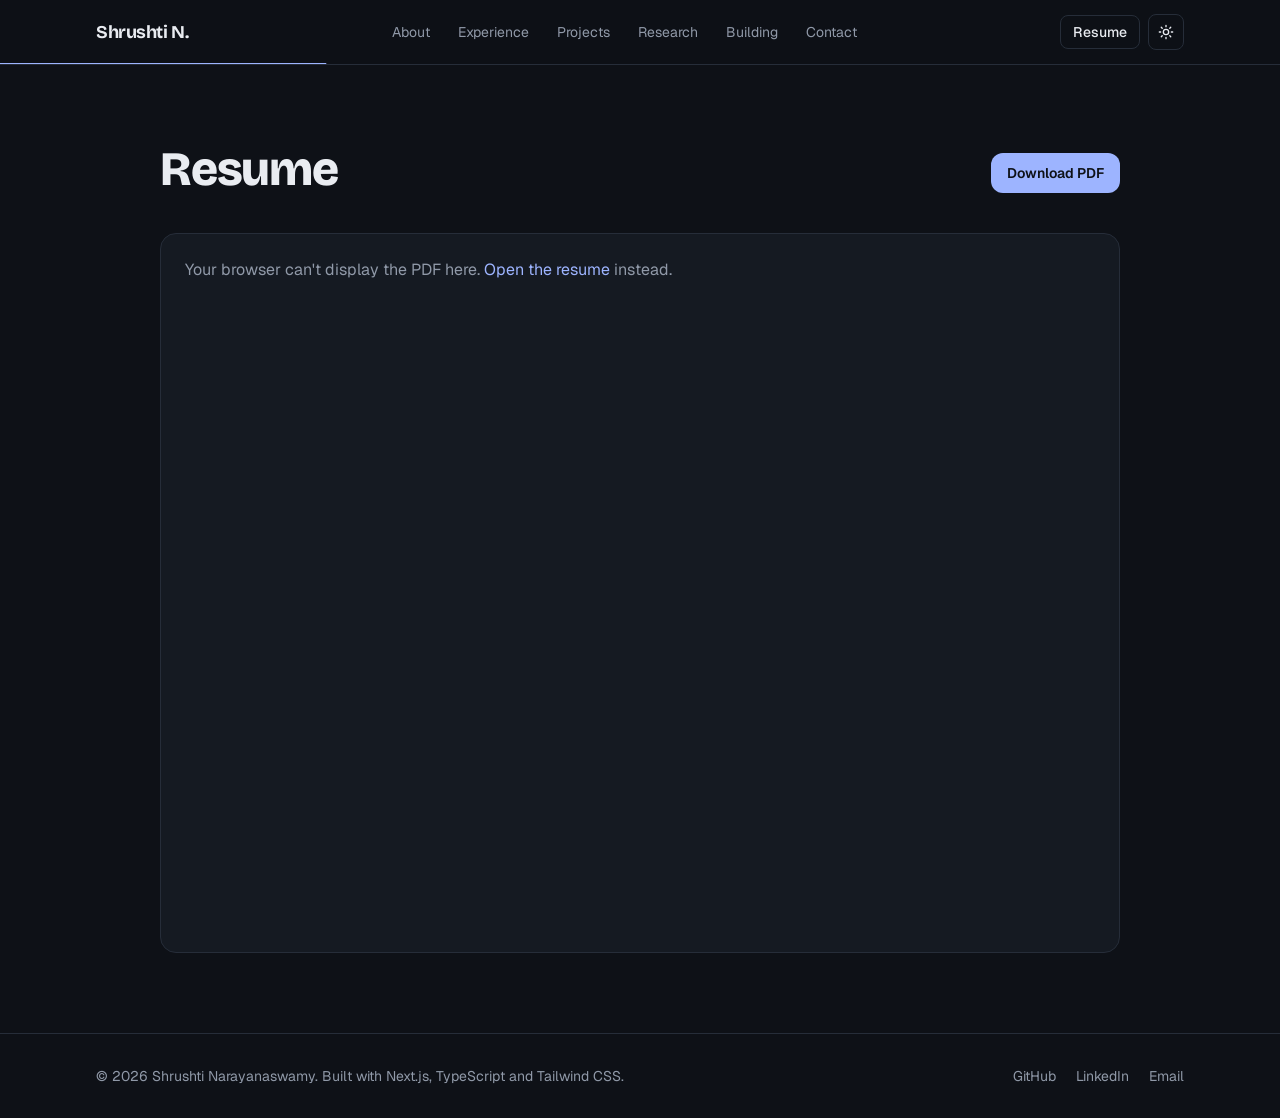
<file: resume/index.html>
<!DOCTYPE html><!--GHwYJ1TLy1S9ykXWcJeAw--><html lang="en"><head><meta charSet="utf-8"/><meta name="viewport" content="width=device-width, initial-scale=1"/><link rel="stylesheet" href="/next/static/css/76be0b5621947022.css" data-precedence="next"/><link rel="preload" as="script" fetchPriority="low" href="/next/static/chunks/webpack-2eb758dea75faf50.js"/><script src="/next/static/chunks/4bd1b696-c023c6e3521b1417.js" async=""></script><script src="/next/static/chunks/255-a85cef9cc3a04b12.js" async=""></script><script src="/next/static/chunks/main-app-7203f3699fb9ed25.js" async=""></script><script src="/next/static/chunks/506-51bde6540850d248.js" async=""></script><script src="/next/static/chunks/619-ba102abea3e3d0e4.js" async=""></script><script src="/next/static/chunks/app/layout-f3549f4efefdfa55.js" async=""></script><script src="/next/static/chunks/app/template-29832a300dab4493.js" async=""></script><script src="/next/static/chunks/885-ebb73f83e731e78c.js" async=""></script><script src="/next/static/chunks/312-8d545fc580714b43.js" async=""></script><script src="/next/static/chunks/app/page-fa1c7eda114fa11d.js" async=""></script><link rel="preconnect" href="https://fonts.googleapis.com"/><link rel="preconnect" href="https://fonts.gstatic.com" crossorigin=""/><meta name="theme-color" media="(prefers-color-scheme: dark)" content="#0e1117"/><meta name="theme-color" media="(prefers-color-scheme: light)" content="#fafaf7"/><title>Resume | Shrushti Narayanaswamy</title><meta name="description" content="Resume of Shrushti Narayanaswamy."/><link rel="author" href="https://shrushti20.github.io"/><meta name="author" content="Shrushti Narayanaswamy"/><meta name="keywords" content="AI Engineer,ML Engineer,LLM,RAG,NLP,Machine Learning,FastAPI,Kubernetes,Bamberg,Germany"/><link rel="canonical" href="https://shrushti20.github.io/resume/"/><meta property="og:title" content="Shrushti Narayanaswamy | AI/ML Engineer | LLM &amp; RAG Systems"/><meta property="og:description" content="AI/ML Engineer building LLM applications, RAG systems, NLP pipelines, machine learning systems and cloud-native software."/><meta property="og:url" content="https://shrushti20.github.io/"/><meta property="og:site_name" content="Shrushti Narayanaswamy"/><meta property="og:image" content="https://shrushti20.github.io/og-image.png"/><meta property="og:image:width" content="1200"/><meta property="og:image:height" content="627"/><meta property="og:image:alt" content="Shrushti Narayanaswamy"/><meta property="og:type" content="website"/><meta name="twitter:card" content="summary_large_image"/><meta name="twitter:title" content="Shrushti Narayanaswamy | AI/ML Engineer | LLM &amp; RAG Systems"/><meta name="twitter:description" content="AI/ML Engineer building LLM applications, RAG systems, NLP pipelines, machine learning systems and cloud-native software."/><meta name="twitter:image" content="https://shrushti20.github.io/og-image.png"/><link rel="icon" href="/favicon.svg"/><script>try{if(localStorage.getItem('theme')==='light')document.documentElement.classList.add('light')}catch(e){}</script><link rel="stylesheet" href="https://fonts.googleapis.com/css2?family=Bricolage+Grotesque:opsz,wght@12..96,500..800&amp;family=Geist:wght@400..700&amp;family=Geist+Mono:wght@400;500&amp;display=swap"/><script type="application/ld+json">{"@context":"https://schema.org","@type":"Person","name":"Shrushti Narayanaswamy","jobTitle":"AI / ML Engineer","url":"https://shrushti20.github.io","email":"mailto:shrushtinarayanaswamy@gmail.com","address":{"@type":"PostalAddress","addressLocality":"Bamberg","addressCountry":"DE"},"alumniOf":[{"@type":"CollegeOrUniversity","name":"Otto-Friedrich-Universität Bamberg"},{"@type":"CollegeOrUniversity","name":"Bangalore Institute of Technology"}],"knowsAbout":["Large Language Models","Retrieval-Augmented Generation","Natural Language Processing","Machine Learning","Kubernetes"],"sameAs":["https://www.linkedin.com/in/shrushtinarayanaswamy","https://github.com/shrushti20"]}</script><script src="/next/static/chunks/polyfills-42372ed130431b0a.js" noModule=""></script></head><body class="min-h-screen"><div hidden=""><!--$--><!--/$--></div><a href="#main" class="sr-only focus:not-sr-only focus:fixed focus:left-4 focus:top-4 focus:z-50 focus:rounded-lg focus:bg-accent focus:px-4 focus:py-2 focus:text-accent-ink">Skip to content</a><header class="sticky top-0 z-40 border-b border-rule bg-bg/80 backdrop-blur-md"><nav aria-label="Main" class="mx-auto flex h-16 max-w-6xl items-center justify-between gap-4 px-5 sm:px-8"><a class="font-display text-lg font-bold" href="/">Shrushti N.</a><ul class="hidden items-center gap-7 text-sm md:flex"><li class="relative"><a class="transition-colors hover:text-ink text-muted" href="/#about">About</a></li><li class="relative"><a class="transition-colors hover:text-ink text-muted" href="/#experience">Experience</a></li><li class="relative"><a class="transition-colors hover:text-ink text-muted" href="/projects/">Projects</a></li><li class="relative"><a class="transition-colors hover:text-ink text-muted" href="/research/">Research</a></li><li class="relative"><a class="transition-colors hover:text-ink text-muted" href="/building/">Building</a></li><li class="relative"><a class="transition-colors hover:text-ink text-muted" href="/#contact">Contact</a></li></ul><div class="flex items-center gap-2"><a href="/resume.pdf" download="" class="hidden rounded-lg border border-rule px-3 py-1.5 text-sm font-medium hover:border-accent sm:inline-block">Resume</a><button aria-label="Switch to light mode" class="grid h-9 w-9 place-items-center rounded-lg border border-rule hover:border-accent"><svg width="16" height="16" viewBox="0 0 24 24" fill="none" stroke="currentColor" stroke-width="2" stroke-linecap="round" aria-hidden="true"><circle cx="12" cy="12" r="4"></circle><path d="M12 2v2M12 20v2M4.9 4.9l1.4 1.4M17.7 17.7l1.4 1.4M2 12h2M20 12h2M4.9 19.1l1.4-1.4M17.7 6.3l1.4-1.4"></path></svg></button><button class="grid h-9 w-9 place-items-center rounded-lg border border-rule md:hidden" aria-expanded="false" aria-controls="mobile-menu" aria-label="Open menu"><svg width="18" height="18" viewBox="0 0 24 24" fill="none" stroke="currentColor" stroke-width="2" stroke-linecap="round" aria-hidden="true"><path d="M4 7h16M4 12h16M4 17h16"></path></svg></button></div><div class="absolute inset-x-0 bottom-0 h-px origin-left bg-accent" aria-hidden="true" style="transform:scaleX(0)"></div></nav></header><main id="main"><div style="opacity:0;transform:translateY(8px)"><div class="mx-auto max-w-5xl px-5 py-14 sm:px-8 sm:py-20"><div class="flex flex-wrap items-end justify-between gap-4"><h1 class="font-display text-4xl font-extrabold sm:text-5xl">Resume</h1><a href="/resume.pdf" download="" class="rounded-xl bg-accent px-4 py-2.5 text-sm font-semibold text-accent-ink">Download PDF</a></div><object data="/resume.pdf" type="application/pdf" class="mt-10 h-[80vh] w-full rounded-2xl border border-rule bg-surface"><p class="p-6 text-muted">Your browser can&#x27;t display the PDF here. <a href="/resume.pdf" class="text-accent hover:underline">Open the resume</a> instead.</p></object></div><!--$--><!--/$--></div></main><footer class="border-t border-rule"><div class="mx-auto flex max-w-6xl flex-wrap items-center justify-between gap-4 px-5 py-8 text-sm text-muted sm:px-8"><p>© <!-- -->2026<!-- --> <!-- -->Shrushti Narayanaswamy<!-- -->. Built with Next.js, TypeScript and Tailwind CSS.</p><ul class="flex gap-5"><li><a class="hover:text-ink" href="https://github.com/shrushti20" target="_blank" rel="noopener">GitHub</a></li><li><a class="hover:text-ink" href="https://www.linkedin.com/in/shrushtinarayanaswamy" target="_blank" rel="noopener">LinkedIn</a></li><li><a class="hover:text-ink" href="mailto:shrushtinarayanaswamy@gmail.com">Email</a></li></ul></div></footer><script src="/next/static/chunks/webpack-2eb758dea75faf50.js" id="_R_" async=""></script><script>(self.__next_f=self.__next_f||[]).push([0])</script><script>self.__next_f.push([1,"1:\"$Sreact.fragment\"\n2:I[879,[\"506\",\"static/chunks/506-51bde6540850d248.js\",\"619\",\"static/chunks/619-ba102abea3e3d0e4.js\",\"177\",\"static/chunks/app/layout-f3549f4efefdfa55.js\"],\"Nav\"]\n3:I[9766,[],\"\"]\n4:I[1212,[\"506\",\"static/chunks/506-51bde6540850d248.js\",\"397\",\"static/chunks/app/template-29832a300dab4493.js\"],\"default\"]\n5:I[8924,[],\"\"]\n6:I[2619,[\"506\",\"static/chunks/506-51bde6540850d248.js\",\"619\",\"static/chunks/619-ba102abea3e3d0e4.js\",\"885\",\"static/chunks/885-ebb73f83e731e78c.js\",\"312\",\"static/chunks/312-8d545fc580714b43.js\",\"974\",\"static/chunks/app/page-fa1c7eda114fa11d.js\"],\"\"]\n7:I[1216,[\"506\",\"static/chunks/506-51bde6540850d248.js\",\"619\",\"static/chunks/619-ba102abea3e3d0e4.js\",\"177\",\"static/chunks/app/layout-f3549f4efefdfa55.js\"],\"BackToTop\"]\nd:I[7150,[],\"\"]\n:HL[\"/next/static/css/76be0b5621947022.css\",\"style\"]\n"])</script><script>self.__next_f.push([1,"0:{\"P\":null,\"b\":\"GHwYJ1TLy1S9ykXWcJeAw\",\"p\":\"\",\"c\":[\"\",\"resume\",\"\"],\"i\":false,\"f\":[[[\"\",{\"children\":[\"resume\",{\"children\":[\"__PAGE__\",{}]}]},\"$undefined\",\"$undefined\",true],[\"\",[\"$\",\"$1\",\"c\",{\"children\":[[[\"$\",\"link\",\"0\",{\"rel\":\"stylesheet\",\"href\":\"/next/static/css/76be0b5621947022.css\",\"precedence\":\"next\",\"crossOrigin\":\"$undefined\",\"nonce\":\"$undefined\"}]],[\"$\",\"html\",null,{\"lang\":\"en\",\"suppressHydrationWarning\":true,\"children\":[[\"$\",\"head\",null,{\"children\":[[\"$\",\"script\",null,{\"dangerouslySetInnerHTML\":{\"__html\":\"try{if(localStorage.getItem('theme')==='light')document.documentElement.classList.add('light')}catch(e){}\"}}],[\"$\",\"link\",null,{\"rel\":\"preconnect\",\"href\":\"https://fonts.googleapis.com\"}],[\"$\",\"link\",null,{\"rel\":\"preconnect\",\"href\":\"https://fonts.gstatic.com\",\"crossOrigin\":\"\"}],[\"$\",\"link\",null,{\"rel\":\"stylesheet\",\"href\":\"https://fonts.googleapis.com/css2?family=Bricolage+Grotesque:opsz,wght@12..96,500..800\u0026family=Geist:wght@400..700\u0026family=Geist+Mono:wght@400;500\u0026display=swap\"}],[\"$\",\"script\",null,{\"type\":\"application/ld+json\",\"dangerouslySetInnerHTML\":{\"__html\":\"{\\\"@context\\\":\\\"https://schema.org\\\",\\\"@type\\\":\\\"Person\\\",\\\"name\\\":\\\"Shrushti Narayanaswamy\\\",\\\"jobTitle\\\":\\\"AI / ML Engineer\\\",\\\"url\\\":\\\"https://shrushti20.github.io\\\",\\\"email\\\":\\\"mailto:shrushtinarayanaswamy@gmail.com\\\",\\\"address\\\":{\\\"@type\\\":\\\"PostalAddress\\\",\\\"addressLocality\\\":\\\"Bamberg\\\",\\\"addressCountry\\\":\\\"DE\\\"},\\\"alumniOf\\\":[{\\\"@type\\\":\\\"CollegeOrUniversity\\\",\\\"name\\\":\\\"Otto-Friedrich-Universität Bamberg\\\"},{\\\"@type\\\":\\\"CollegeOrUniversity\\\",\\\"name\\\":\\\"Bangalore Institute of Technology\\\"}],\\\"knowsAbout\\\":[\\\"Large Language Models\\\",\\\"Retrieval-Augmented Generation\\\",\\\"Natural Language Processing\\\",\\\"Machine Learning\\\",\\\"Kubernetes\\\"],\\\"sameAs\\\":[\\\"https://www.linkedin.com/in/shrushtinarayanaswamy\\\",\\\"https://github.com/shrushti20\\\"]}\"}}]]}],[\"$\",\"body\",null,{\"className\":\"min-h-screen\",\"children\":[[\"$\",\"a\",null,{\"href\":\"#main\",\"className\":\"sr-only focus:not-sr-only focus:fixed focus:left-4 focus:top-4 focus:z-50 focus:rounded-lg focus:bg-accent focus:px-4 focus:py-2 focus:text-accent-ink\",\"children\":\"Skip to content\"}],[\"$\",\"$L2\",null,{}],[\"$\",\"main\",null,{\"id\":\"main\",\"children\":[\"$\",\"$L3\",null,{\"parallelRouterKey\":\"children\",\"error\":\"$undefined\",\"errorStyles\":\"$undefined\",\"errorScripts\":\"$undefined\",\"template\":[\"$\",\"$L4\",null,{\"children\":[\"$\",\"$L5\",null,{}]}],\"templateStyles\":[],\"templateScripts\":[],\"notFound\":[[\"$\",\"div\",null,{\"className\":\"mx-auto max-w-3xl px-5 py-32 text-center\",\"children\":[[\"$\",\"p\",null,{\"className\":\"font-mono text-sm text-faint\",\"children\":\"404\"}],[\"$\",\"h1\",null,{\"className\":\"mt-3 font-display text-4xl font-extrabold\",\"children\":\"Nothing retrieved for this page.\"}],[\"$\",\"p\",null,{\"className\":\"mt-4 text-muted\",\"children\":\"The page you're looking for doesn't exist.\"}],[\"$\",\"$L6\",null,{\"href\":\"/\",\"className\":\"mt-8 inline-block rounded-xl bg-accent px-5 py-2.5 text-sm font-semibold text-accent-ink\",\"children\":\"Back to home\"}]]}],[]],\"forbidden\":\"$undefined\",\"unauthorized\":\"$undefined\"}]}],[\"$\",\"footer\",null,{\"className\":\"border-t border-rule\",\"children\":[\"$\",\"div\",null,{\"className\":\"mx-auto flex max-w-6xl flex-wrap items-center justify-between gap-4 px-5 py-8 text-sm text-muted sm:px-8\",\"children\":[[\"$\",\"p\",null,{\"children\":[\"© \",2026,\" \",\"Shrushti Narayanaswamy\",\". Built with Next.js, TypeScript and Tailwind CSS.\"]}],[\"$\",\"ul\",null,{\"className\":\"flex gap-5\",\"children\":[[\"$\",\"li\",null,{\"children\":[\"$\",\"a\",null,{\"className\":\"hover:text-ink\",\"href\":\"https://github.com/shrushti20\",\"target\":\"_blank\",\"rel\":\"noopener\",\"children\":\"GitHub\"}]}],[\"$\",\"li\",null,{\"children\":[\"$\",\"a\",null,{\"className\":\"hover:text-ink\",\"href\":\"https://www.linkedin.com/in/shrushtinarayanaswamy\",\"target\":\"_blank\",\"rel\":\"noopener\",\"children\":\"LinkedIn\"}]}],[\"$\",\"li\",null,{\"children\":[\"$\",\"a\",null,{\"className\":\"hover:text-ink\",\"href\":\"mailto:shrushtinarayanaswamy@gmail.com\",\"children\":\"Email\"}]}]]}]]}]}],[\"$\",\"$L7\",null,{}]]}]]}]]}],{\"children\":[\"resume\",[\"$\",\"$1\",\"c\",{\"children\":[null,[\"$\",\"$L3\",null,{\"parallelRouterKey\":\"children\",\"error\":\"$undefined\",\"errorStyles\":\"$undefined\",\"errorScripts\":\"$undefined\",\"template\":[\"$\",\"$L5\",null,{}],\"templateStyles\":\"$undefined\",\"templateScripts\":\"$undefined\",\"notFound\":\"$undefined\",\"forbidden\":\"$undefined\",\"unauthorized\":\"$undefined\"}]]}],{\"children\":[\"__PAGE__\",[\"$\",\"$1\",\"c\",{\"children\":[[\"$\",\"div\",null,{\"className\":\"mx-auto max-w-5xl px-5 py-14 sm:px-8 sm:py-20\",\"children\":[[\"$\",\"div\",null,{\"className\":\"flex flex-wrap items-end justify-between gap-4\",\"children\":[\"$L8\",\"$L9\"]}],\"$La\"]}],null,\"$Lb\"]}],{},null,false]},null,false]},null,false],\"$Lc\",false]],\"m\":\"$undefined\",\"G\":[\"$d\",[]],\"s\":false,\"S\":true}\n"])</script><script>self.__next_f.push([1,"e:I[4431,[],\"OutletBoundary\"]\n10:I[5278,[],\"AsyncMetadataOutlet\"]\n12:I[4431,[],\"ViewportBoundary\"]\n14:I[4431,[],\"MetadataBoundary\"]\n15:\"$Sreact.suspense\"\n8:[\"$\",\"h1\",null,{\"className\":\"font-display text-4xl font-extrabold sm:text-5xl\",\"children\":\"Resume\"}]\n9:[\"$\",\"a\",null,{\"href\":\"/resume.pdf\",\"download\":true,\"className\":\"rounded-xl bg-accent px-4 py-2.5 text-sm font-semibold text-accent-ink\",\"children\":\"Download PDF\"}]\na:[\"$\",\"object\",null,{\"data\":\"/resume.pdf\",\"type\":\"application/pdf\",\"className\":\"mt-10 h-[80vh] w-full rounded-2xl border border-rule bg-surface\",\"children\":[\"$\",\"p\",null,{\"className\":\"p-6 text-muted\",\"children\":[\"Your browser can't display the PDF here. \",[\"$\",\"a\",null,{\"href\":\"/resume.pdf\",\"className\":\"text-accent hover:underline\",\"children\":\"Open the resume\"}],\" instead.\"]}]}]\nb:[\"$\",\"$Le\",null,{\"children\":[\"$Lf\",[\"$\",\"$L10\",null,{\"promise\":\"$@11\"}]]}]\nc:[\"$\",\"$1\",\"h\",{\"children\":[null,[[\"$\",\"$L12\",null,{\"children\":\"$L13\"}],null],[\"$\",\"$L14\",null,{\"children\":[\"$\",\"div\",null,{\"hidden\":true,\"children\":[\"$\",\"$15\",null,{\"fallback\":null,\"children\":\"$L16\"}]}]}]]}]\n"])</script><script>self.__next_f.push([1,"13:[[\"$\",\"meta\",\"0\",{\"charSet\":\"utf-8\"}],[\"$\",\"meta\",\"1\",{\"name\":\"viewport\",\"content\":\"width=device-width, initial-scale=1\"}],[\"$\",\"meta\",\"2\",{\"name\":\"theme-color\",\"media\":\"(prefers-color-scheme: dark)\",\"content\":\"#0e1117\"}],[\"$\",\"meta\",\"3\",{\"name\":\"theme-color\",\"media\":\"(prefers-color-scheme: light)\",\"content\":\"#fafaf7\"}]]\nf:null\n"])</script><script>self.__next_f.push([1,"17:I[622,[],\"IconMark\"]\n"])</script><script>self.__next_f.push([1,"11:{\"metadata\":[[\"$\",\"title\",\"0\",{\"children\":\"Resume | Shrushti Narayanaswamy\"}],[\"$\",\"meta\",\"1\",{\"name\":\"description\",\"content\":\"Resume of Shrushti Narayanaswamy.\"}],[\"$\",\"link\",\"2\",{\"rel\":\"author\",\"href\":\"https://shrushti20.github.io\"}],[\"$\",\"meta\",\"3\",{\"name\":\"author\",\"content\":\"Shrushti Narayanaswamy\"}],[\"$\",\"meta\",\"4\",{\"name\":\"keywords\",\"content\":\"AI Engineer,ML Engineer,LLM,RAG,NLP,Machine Learning,FastAPI,Kubernetes,Bamberg,Germany\"}],[\"$\",\"link\",\"5\",{\"rel\":\"canonical\",\"href\":\"https://shrushti20.github.io/resume/\"}],[\"$\",\"meta\",\"6\",{\"property\":\"og:title\",\"content\":\"Shrushti Narayanaswamy | AI/ML Engineer | LLM \u0026 RAG Systems\"}],[\"$\",\"meta\",\"7\",{\"property\":\"og:description\",\"content\":\"AI/ML Engineer building LLM applications, RAG systems, NLP pipelines, machine learning systems and cloud-native software.\"}],[\"$\",\"meta\",\"8\",{\"property\":\"og:url\",\"content\":\"https://shrushti20.github.io/\"}],[\"$\",\"meta\",\"9\",{\"property\":\"og:site_name\",\"content\":\"Shrushti Narayanaswamy\"}],[\"$\",\"meta\",\"10\",{\"property\":\"og:image\",\"content\":\"https://shrushti20.github.io/og-image.png\"}],[\"$\",\"meta\",\"11\",{\"property\":\"og:image:width\",\"content\":\"1200\"}],[\"$\",\"meta\",\"12\",{\"property\":\"og:image:height\",\"content\":\"627\"}],[\"$\",\"meta\",\"13\",{\"property\":\"og:image:alt\",\"content\":\"Shrushti Narayanaswamy\"}],[\"$\",\"meta\",\"14\",{\"property\":\"og:type\",\"content\":\"website\"}],[\"$\",\"meta\",\"15\",{\"name\":\"twitter:card\",\"content\":\"summary_large_image\"}],[\"$\",\"meta\",\"16\",{\"name\":\"twitter:title\",\"content\":\"Shrushti Narayanaswamy | AI/ML Engineer | LLM \u0026 RAG Systems\"}],[\"$\",\"meta\",\"17\",{\"name\":\"twitter:description\",\"content\":\"AI/ML Engineer building LLM applications, RAG systems, NLP pipelines, machine learning systems and cloud-native software.\"}],[\"$\",\"meta\",\"18\",{\"name\":\"twitter:image\",\"content\":\"https://shrushti20.github.io/og-image.png\"}],[\"$\",\"link\",\"19\",{\"rel\":\"icon\",\"href\":\"/favicon.svg\"}],[\"$\",\"$L17\",\"20\",{}]],\"error\":null,\"digest\":\"$undefined\"}\n"])</script><script>self.__next_f.push([1,"16:\"$11:metadata\"\n"])</script></body></html>
</file>
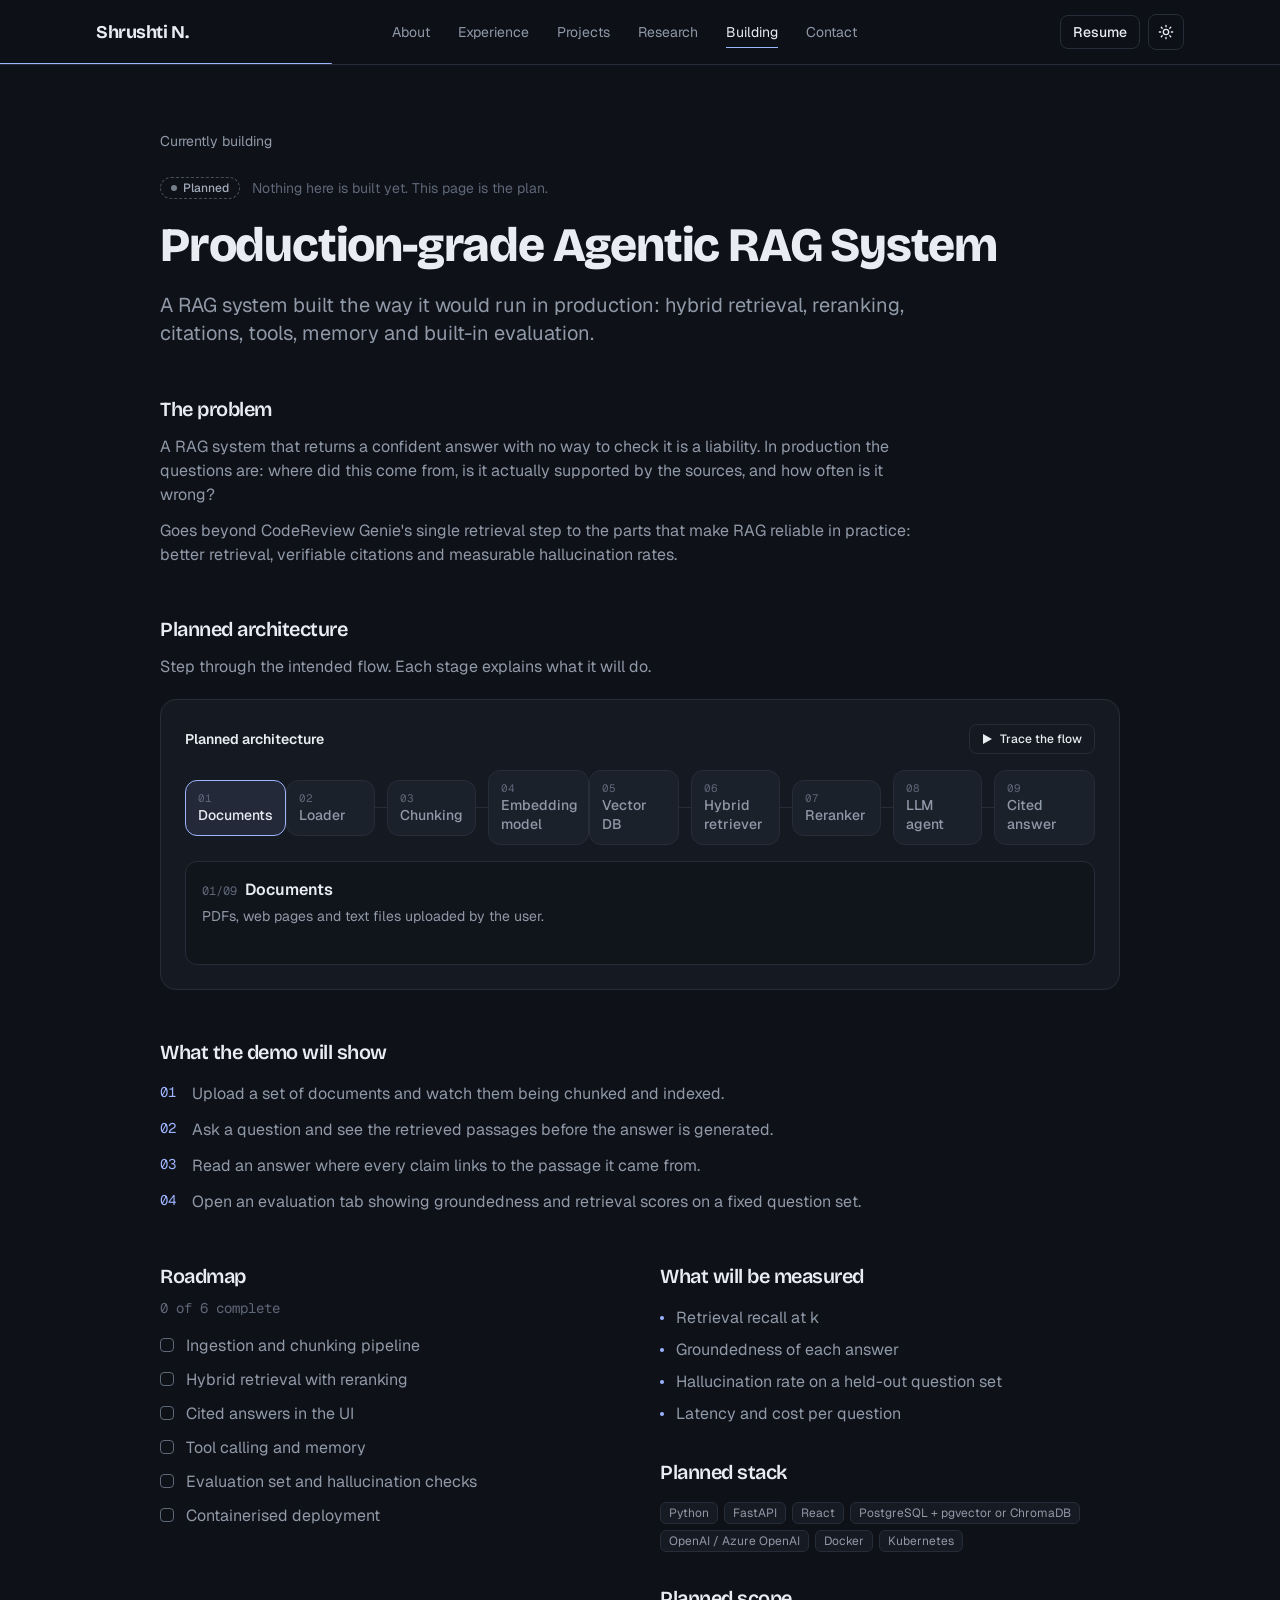
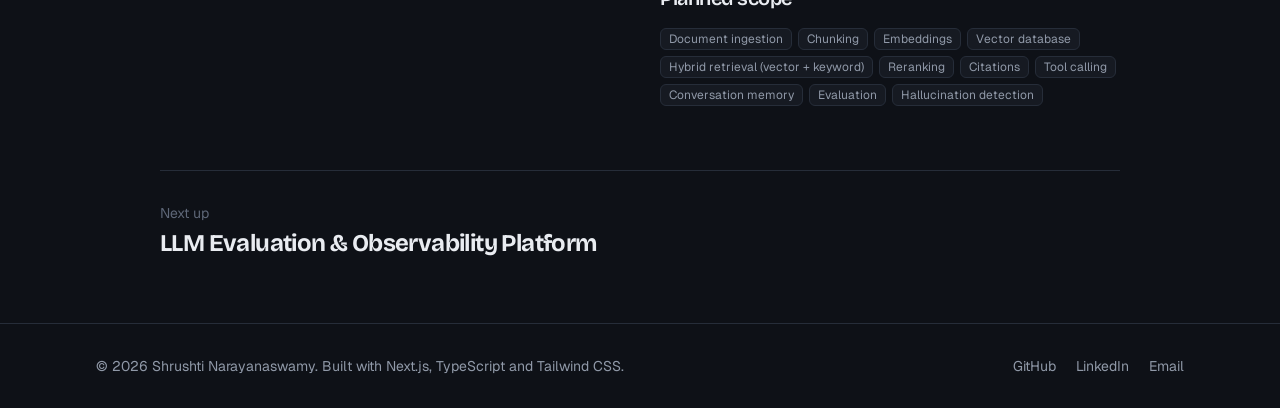
<file: building/agentic-rag/index.html>
<!DOCTYPE html><!--GHwYJ1TLy1S9ykXWcJeAw--><html lang="en"><head><meta charSet="utf-8"/><meta name="viewport" content="width=device-width, initial-scale=1"/><link rel="stylesheet" href="/next/static/css/76be0b5621947022.css" data-precedence="next"/><link rel="preload" as="script" fetchPriority="low" href="/next/static/chunks/webpack-2eb758dea75faf50.js"/><script src="/next/static/chunks/4bd1b696-c023c6e3521b1417.js" async=""></script><script src="/next/static/chunks/255-a85cef9cc3a04b12.js" async=""></script><script src="/next/static/chunks/main-app-7203f3699fb9ed25.js" async=""></script><script src="/next/static/chunks/506-51bde6540850d248.js" async=""></script><script src="/next/static/chunks/619-ba102abea3e3d0e4.js" async=""></script><script src="/next/static/chunks/app/layout-f3549f4efefdfa55.js" async=""></script><script src="/next/static/chunks/app/template-29832a300dab4493.js" async=""></script><script src="/next/static/chunks/app/building/%5Bslug%5D/page-203a0b615f74fe95.js" async=""></script><link rel="preconnect" href="https://fonts.googleapis.com"/><link rel="preconnect" href="https://fonts.gstatic.com" crossorigin=""/><meta name="theme-color" media="(prefers-color-scheme: dark)" content="#0e1117"/><meta name="theme-color" media="(prefers-color-scheme: light)" content="#fafaf7"/><title>Production-grade Agentic RAG System (planned) | Shrushti Narayanaswamy</title><meta name="description" content="A RAG system built the way it would run in production: hybrid retrieval, reranking, citations, tools, memory and built-in evaluation."/><link rel="author" href="https://shrushti20.github.io"/><meta name="author" content="Shrushti Narayanaswamy"/><meta name="keywords" content="AI Engineer,ML Engineer,LLM,RAG,NLP,Machine Learning,FastAPI,Kubernetes,Bamberg,Germany"/><link rel="canonical" href="https://shrushti20.github.io/building/agentic-rag/"/><meta property="og:title" content="Shrushti Narayanaswamy | AI/ML Engineer | LLM &amp; RAG Systems"/><meta property="og:description" content="AI/ML Engineer building LLM applications, RAG systems, NLP pipelines, machine learning systems and cloud-native software."/><meta property="og:url" content="https://shrushti20.github.io/"/><meta property="og:site_name" content="Shrushti Narayanaswamy"/><meta property="og:image" content="https://shrushti20.github.io/og-image.png"/><meta property="og:image:width" content="1200"/><meta property="og:image:height" content="627"/><meta property="og:image:alt" content="Shrushti Narayanaswamy"/><meta property="og:type" content="website"/><meta name="twitter:card" content="summary_large_image"/><meta name="twitter:title" content="Shrushti Narayanaswamy | AI/ML Engineer | LLM &amp; RAG Systems"/><meta name="twitter:description" content="AI/ML Engineer building LLM applications, RAG systems, NLP pipelines, machine learning systems and cloud-native software."/><meta name="twitter:image" content="https://shrushti20.github.io/og-image.png"/><link rel="icon" href="/favicon.svg"/><script>try{if(localStorage.getItem('theme')==='light')document.documentElement.classList.add('light')}catch(e){}</script><link rel="stylesheet" href="https://fonts.googleapis.com/css2?family=Bricolage+Grotesque:opsz,wght@12..96,500..800&amp;family=Geist:wght@400..700&amp;family=Geist+Mono:wght@400;500&amp;display=swap"/><script type="application/ld+json">{"@context":"https://schema.org","@type":"Person","name":"Shrushti Narayanaswamy","jobTitle":"AI / ML Engineer","url":"https://shrushti20.github.io","email":"mailto:shrushtinarayanaswamy@gmail.com","address":{"@type":"PostalAddress","addressLocality":"Bamberg","addressCountry":"DE"},"alumniOf":[{"@type":"CollegeOrUniversity","name":"Otto-Friedrich-Universität Bamberg"},{"@type":"CollegeOrUniversity","name":"Bangalore Institute of Technology"}],"knowsAbout":["Large Language Models","Retrieval-Augmented Generation","Natural Language Processing","Machine Learning","Kubernetes"],"sameAs":["https://www.linkedin.com/in/shrushtinarayanaswamy","https://github.com/shrushti20"]}</script><script src="/next/static/chunks/polyfills-42372ed130431b0a.js" noModule=""></script></head><body class="min-h-screen"><div hidden=""><!--$--><!--/$--></div><a href="#main" class="sr-only focus:not-sr-only focus:fixed focus:left-4 focus:top-4 focus:z-50 focus:rounded-lg focus:bg-accent focus:px-4 focus:py-2 focus:text-accent-ink">Skip to content</a><header class="sticky top-0 z-40 border-b border-rule bg-bg/80 backdrop-blur-md"><nav aria-label="Main" class="mx-auto flex h-16 max-w-6xl items-center justify-between gap-4 px-5 sm:px-8"><a class="font-display text-lg font-bold" href="/">Shrushti N.</a><ul class="hidden items-center gap-7 text-sm md:flex"><li class="relative"><a class="transition-colors hover:text-ink text-muted" href="/#about">About</a></li><li class="relative"><a class="transition-colors hover:text-ink text-muted" href="/#experience">Experience</a></li><li class="relative"><a class="transition-colors hover:text-ink text-muted" href="/projects/">Projects</a></li><li class="relative"><a class="transition-colors hover:text-ink text-muted" href="/research/">Research</a></li><li class="relative"><a class="transition-colors hover:text-ink text-ink" href="/building/">Building</a><span class="absolute -bottom-1.5 left-0 h-px w-full bg-accent"></span></li><li class="relative"><a class="transition-colors hover:text-ink text-muted" href="/#contact">Contact</a></li></ul><div class="flex items-center gap-2"><a href="/resume.pdf" download="" class="hidden rounded-lg border border-rule px-3 py-1.5 text-sm font-medium hover:border-accent sm:inline-block">Resume</a><button aria-label="Switch to light mode" class="grid h-9 w-9 place-items-center rounded-lg border border-rule hover:border-accent"><svg width="16" height="16" viewBox="0 0 24 24" fill="none" stroke="currentColor" stroke-width="2" stroke-linecap="round" aria-hidden="true"><circle cx="12" cy="12" r="4"></circle><path d="M12 2v2M12 20v2M4.9 4.9l1.4 1.4M17.7 17.7l1.4 1.4M2 12h2M20 12h2M4.9 19.1l1.4-1.4M17.7 6.3l1.4-1.4"></path></svg></button><button class="grid h-9 w-9 place-items-center rounded-lg border border-rule md:hidden" aria-expanded="false" aria-controls="mobile-menu" aria-label="Open menu"><svg width="18" height="18" viewBox="0 0 24 24" fill="none" stroke="currentColor" stroke-width="2" stroke-linecap="round" aria-hidden="true"><path d="M4 7h16M4 12h16M4 17h16"></path></svg></button></div><div class="absolute inset-x-0 bottom-0 h-px origin-left bg-accent" aria-hidden="true" style="transform:scaleX(0)"></div></nav></header><main id="main"><div style="opacity:0;transform:translateY(8px)"><article class="mx-auto max-w-5xl px-5 py-12 sm:px-8 sm:py-16"><a class="text-sm text-muted hover:text-ink" href="/building/">Currently building</a><header class="mt-6"><div class="flex flex-wrap items-center gap-3"><span class="inline-flex items-center gap-1.5 rounded-full border px-2.5 py-0.5 text-xs font-medium text-planned border-planned/40 border-dashed"><span aria-hidden="true" class="h-1.5 w-1.5 rounded-full bg-planned/70"></span>Planned</span><span class="text-sm text-faint">Nothing here is built yet. This page is the plan.</span></div><h1 class="mt-4 font-display text-4xl font-extrabold leading-tight sm:text-5xl">Production-grade Agentic RAG System</h1><p class="mt-4 max-w-3xl text-xl text-muted">A RAG system built the way it would run in production: hybrid retrieval, reranking, citations, tools, memory and built-in evaluation.</p></header><div class="mt-12 space-y-12"><section><h2 class="font-display text-xl font-semibold">The problem</h2><p class="mt-3 max-w-3xl text-muted">A RAG system that returns a confident answer with no way to check it is a liability. In production the questions are: where did this come from, is it actually supported by the sources, and how often is it wrong?</p><p class="mt-3 max-w-3xl text-muted">Goes beyond CodeReview Genie&#x27;s single retrieval step to the parts that make RAG reliable in practice: better retrieval, verifiable citations and measurable hallucination rates.</p></section><section><h2 class="font-display text-xl font-semibold">Planned architecture</h2><p class="mt-3 max-w-3xl text-muted">Step through the intended flow. Each stage explains what it will do.</p><div class="mt-5"><figure class="rounded-2xl border border-rule bg-surface p-4 sm:p-6"><figcaption class="mb-4 flex flex-wrap items-center justify-between gap-3"><span class="text-sm font-semibold">Planned architecture</span><button class="inline-flex items-center gap-2 rounded-lg border border-rule px-3 py-1.5 text-xs font-medium hover:border-accent"><svg width="10" height="10" viewBox="0 0 10 10" aria-hidden="true" fill="currentColor"><path d="M1 0l9 5-9 5z"></path></svg>Trace the flow</button></figcaption><ol class="flex flex-col lg:flex-row lg:items-stretch "><li class="flex flex-col items-stretch lg:min-w-0 lg:flex-1 lg:flex-row lg:items-center"><button aria-pressed="true" class="relative z-10 w-full rounded-xl border px-3 py-2.5 text-left text-sm leading-snug transition-colors border-accent bg-accent/10 text-ink"><span class="mr-2 font-mono text-[0.68rem] text-faint lg:mr-0 lg:block">01</span><span class="font-medium">Documents</span></button><span aria-hidden="true" class="relative mx-auto block h-4 w-px lg:mx-0 lg:h-px lg:w-3 lg:flex-none bg-rule transition-colors"></span></li><li class="flex flex-col items-stretch lg:min-w-0 lg:flex-1 lg:flex-row lg:items-center"><button aria-pressed="false" class="relative z-10 w-full rounded-xl border px-3 py-2.5 text-left text-sm leading-snug transition-colors border-rule bg-surface-2 text-muted hover:text-ink"><span class="mr-2 font-mono text-[0.68rem] text-faint lg:mr-0 lg:block">02</span><span class="font-medium">Loader</span></button><span aria-hidden="true" class="relative mx-auto block h-4 w-px lg:mx-0 lg:h-px lg:w-3 lg:flex-none bg-rule transition-colors"></span></li><li class="flex flex-col items-stretch lg:min-w-0 lg:flex-1 lg:flex-row lg:items-center"><button aria-pressed="false" class="relative z-10 w-full rounded-xl border px-3 py-2.5 text-left text-sm leading-snug transition-colors border-rule bg-surface-2 text-muted hover:text-ink"><span class="mr-2 font-mono text-[0.68rem] text-faint lg:mr-0 lg:block">03</span><span class="font-medium">Chunking</span></button><span aria-hidden="true" class="relative mx-auto block h-4 w-px lg:mx-0 lg:h-px lg:w-3 lg:flex-none bg-rule transition-colors"></span></li><li class="flex flex-col items-stretch lg:min-w-0 lg:flex-1 lg:flex-row lg:items-center"><button aria-pressed="false" class="relative z-10 w-full rounded-xl border px-3 py-2.5 text-left text-sm leading-snug transition-colors border-rule bg-surface-2 text-muted hover:text-ink"><span class="mr-2 font-mono text-[0.68rem] text-faint lg:mr-0 lg:block">04</span><span class="font-medium">Embedding model</span></button><span aria-hidden="true" class="relative mx-auto block h-4 w-px lg:mx-0 lg:h-px lg:w-3 lg:flex-none bg-rule transition-colors"></span></li><li class="flex flex-col items-stretch lg:min-w-0 lg:flex-1 lg:flex-row lg:items-center"><button aria-pressed="false" class="relative z-10 w-full rounded-xl border px-3 py-2.5 text-left text-sm leading-snug transition-colors border-rule bg-surface-2 text-muted hover:text-ink"><span class="mr-2 font-mono text-[0.68rem] text-faint lg:mr-0 lg:block">05</span><span class="font-medium">Vector DB</span></button><span aria-hidden="true" class="relative mx-auto block h-4 w-px lg:mx-0 lg:h-px lg:w-3 lg:flex-none bg-rule transition-colors"></span></li><li class="flex flex-col items-stretch lg:min-w-0 lg:flex-1 lg:flex-row lg:items-center"><button aria-pressed="false" class="relative z-10 w-full rounded-xl border px-3 py-2.5 text-left text-sm leading-snug transition-colors border-rule bg-surface-2 text-muted hover:text-ink"><span class="mr-2 font-mono text-[0.68rem] text-faint lg:mr-0 lg:block">06</span><span class="font-medium">Hybrid retriever</span></button><span aria-hidden="true" class="relative mx-auto block h-4 w-px lg:mx-0 lg:h-px lg:w-3 lg:flex-none bg-rule transition-colors"></span></li><li class="flex flex-col items-stretch lg:min-w-0 lg:flex-1 lg:flex-row lg:items-center"><button aria-pressed="false" class="relative z-10 w-full rounded-xl border px-3 py-2.5 text-left text-sm leading-snug transition-colors border-rule bg-surface-2 text-muted hover:text-ink"><span class="mr-2 font-mono text-[0.68rem] text-faint lg:mr-0 lg:block">07</span><span class="font-medium">Reranker</span></button><span aria-hidden="true" class="relative mx-auto block h-4 w-px lg:mx-0 lg:h-px lg:w-3 lg:flex-none bg-rule transition-colors"></span></li><li class="flex flex-col items-stretch lg:min-w-0 lg:flex-1 lg:flex-row lg:items-center"><button aria-pressed="false" class="relative z-10 w-full rounded-xl border px-3 py-2.5 text-left text-sm leading-snug transition-colors border-rule bg-surface-2 text-muted hover:text-ink"><span class="mr-2 font-mono text-[0.68rem] text-faint lg:mr-0 lg:block">08</span><span class="font-medium">LLM agent</span></button><span aria-hidden="true" class="relative mx-auto block h-4 w-px lg:mx-0 lg:h-px lg:w-3 lg:flex-none bg-rule transition-colors"></span></li><li class="flex flex-col items-stretch lg:min-w-0 lg:flex-1 lg:flex-row lg:items-center"><button aria-pressed="false" class="relative z-10 w-full rounded-xl border px-3 py-2.5 text-left text-sm leading-snug transition-colors border-rule bg-surface-2 text-muted hover:text-ink"><span class="mr-2 font-mono text-[0.68rem] text-faint lg:mr-0 lg:block">09</span><span class="font-medium">Cited answer</span></button></li></ol><div class="mt-4 min-h-[6.5rem] rounded-xl border border-rule bg-bg/60 p-4" aria-live="polite"><div style="opacity:0;transform:translateY(4px)"><div class="flex items-baseline gap-2"><span class="font-mono text-xs text-faint">01<!-- -->/<!-- -->09</span><span class="font-semibold">Documents</span></div><p class="mt-1 text-sm text-muted">PDFs, web pages and text files uploaded by the user.</p></div></div></figure></div></section><section><h2 class="font-display text-xl font-semibold">What the demo will show</h2><ol class="mt-4 max-w-3xl space-y-3"><li class="flex gap-4 text-muted"><span class="font-mono text-sm text-accent">01</span><span>Upload a set of documents and watch them being chunked and indexed.</span></li><li class="flex gap-4 text-muted"><span class="font-mono text-sm text-accent">02</span><span>Ask a question and see the retrieved passages before the answer is generated.</span></li><li class="flex gap-4 text-muted"><span class="font-mono text-sm text-accent">03</span><span>Read an answer where every claim links to the passage it came from.</span></li><li class="flex gap-4 text-muted"><span class="font-mono text-sm text-accent">04</span><span>Open an evaluation tab showing groundedness and retrieval scores on a fixed question set.</span></li></ol></section><section class="grid gap-10 md:grid-cols-2"><div><h2 class="font-display text-xl font-semibold">Roadmap</h2><p class="mt-2 font-mono text-sm text-faint">0<!-- --> of <!-- -->6<!-- --> complete</p><ul class="mt-4 space-y-2.5"><li class="flex gap-3 text-muted"><span aria-hidden="true" class="mt-1 h-3.5 w-3.5 flex-none rounded-sm border border-faint"></span>Ingestion and chunking pipeline</li><li class="flex gap-3 text-muted"><span aria-hidden="true" class="mt-1 h-3.5 w-3.5 flex-none rounded-sm border border-faint"></span>Hybrid retrieval with reranking</li><li class="flex gap-3 text-muted"><span aria-hidden="true" class="mt-1 h-3.5 w-3.5 flex-none rounded-sm border border-faint"></span>Cited answers in the UI</li><li class="flex gap-3 text-muted"><span aria-hidden="true" class="mt-1 h-3.5 w-3.5 flex-none rounded-sm border border-faint"></span>Tool calling and memory</li><li class="flex gap-3 text-muted"><span aria-hidden="true" class="mt-1 h-3.5 w-3.5 flex-none rounded-sm border border-faint"></span>Evaluation set and hallucination checks</li><li class="flex gap-3 text-muted"><span aria-hidden="true" class="mt-1 h-3.5 w-3.5 flex-none rounded-sm border border-faint"></span>Containerised deployment</li></ul></div><div><h2 class="font-display text-xl font-semibold">What will be measured</h2><ul class="mt-4 space-y-2 text-muted"><li class="flex gap-3"><span aria-hidden="true" class="mt-2.5 h-1 w-1 flex-none rounded-full bg-accent"></span>Retrieval recall at k</li><li class="flex gap-3"><span aria-hidden="true" class="mt-2.5 h-1 w-1 flex-none rounded-full bg-accent"></span>Groundedness of each answer</li><li class="flex gap-3"><span aria-hidden="true" class="mt-2.5 h-1 w-1 flex-none rounded-full bg-accent"></span>Hallucination rate on a held-out question set</li><li class="flex gap-3"><span aria-hidden="true" class="mt-2.5 h-1 w-1 flex-none rounded-full bg-accent"></span>Latency and cost per question</li></ul><h2 class="mt-8 font-display text-xl font-semibold">Planned stack</h2><ul class="flex flex-wrap gap-1.5 mt-4"><li class="rounded-md border border-rule bg-surface-2/60 px-2 py-0.5 text-xs text-muted">Python</li><li class="rounded-md border border-rule bg-surface-2/60 px-2 py-0.5 text-xs text-muted">FastAPI</li><li class="rounded-md border border-rule bg-surface-2/60 px-2 py-0.5 text-xs text-muted">React</li><li class="rounded-md border border-rule bg-surface-2/60 px-2 py-0.5 text-xs text-muted">PostgreSQL + pgvector or ChromaDB</li><li class="rounded-md border border-rule bg-surface-2/60 px-2 py-0.5 text-xs text-muted">OpenAI / Azure OpenAI</li><li class="rounded-md border border-rule bg-surface-2/60 px-2 py-0.5 text-xs text-muted">Docker</li><li class="rounded-md border border-rule bg-surface-2/60 px-2 py-0.5 text-xs text-muted">Kubernetes</li></ul><h2 class="mt-8 font-display text-xl font-semibold">Planned scope</h2><ul class="flex flex-wrap gap-1.5 mt-4"><li class="rounded-md border border-rule bg-surface-2/60 px-2 py-0.5 text-xs text-muted">Document ingestion</li><li class="rounded-md border border-rule bg-surface-2/60 px-2 py-0.5 text-xs text-muted">Chunking</li><li class="rounded-md border border-rule bg-surface-2/60 px-2 py-0.5 text-xs text-muted">Embeddings</li><li class="rounded-md border border-rule bg-surface-2/60 px-2 py-0.5 text-xs text-muted">Vector database</li><li class="rounded-md border border-rule bg-surface-2/60 px-2 py-0.5 text-xs text-muted">Hybrid retrieval (vector + keyword)</li><li class="rounded-md border border-rule bg-surface-2/60 px-2 py-0.5 text-xs text-muted">Reranking</li><li class="rounded-md border border-rule bg-surface-2/60 px-2 py-0.5 text-xs text-muted">Citations</li><li class="rounded-md border border-rule bg-surface-2/60 px-2 py-0.5 text-xs text-muted">Tool calling</li><li class="rounded-md border border-rule bg-surface-2/60 px-2 py-0.5 text-xs text-muted">Conversation memory</li><li class="rounded-md border border-rule bg-surface-2/60 px-2 py-0.5 text-xs text-muted">Evaluation</li><li class="rounded-md border border-rule bg-surface-2/60 px-2 py-0.5 text-xs text-muted">Hallucination detection</li></ul></div></section></div><nav class="mt-16 border-t border-rule pt-8" aria-label="Next planned project"><p class="text-sm text-faint">Next up</p><a class="mt-1 inline-block font-display text-2xl font-bold hover:text-accent" href="/building/llm-eval-platform/">LLM Evaluation &amp; Observability Platform</a></nav></article><!--$--><!--/$--></div></main><footer class="border-t border-rule"><div class="mx-auto flex max-w-6xl flex-wrap items-center justify-between gap-4 px-5 py-8 text-sm text-muted sm:px-8"><p>© <!-- -->2026<!-- --> <!-- -->Shrushti Narayanaswamy<!-- -->. Built with Next.js, TypeScript and Tailwind CSS.</p><ul class="flex gap-5"><li><a class="hover:text-ink" href="https://github.com/shrushti20" target="_blank" rel="noopener">GitHub</a></li><li><a class="hover:text-ink" href="https://www.linkedin.com/in/shrushtinarayanaswamy" target="_blank" rel="noopener">LinkedIn</a></li><li><a class="hover:text-ink" href="mailto:shrushtinarayanaswamy@gmail.com">Email</a></li></ul></div></footer><script src="/next/static/chunks/webpack-2eb758dea75faf50.js" id="_R_" async=""></script><script>(self.__next_f=self.__next_f||[]).push([0])</script><script>self.__next_f.push([1,"1:\"$Sreact.fragment\"\n2:I[879,[\"506\",\"static/chunks/506-51bde6540850d248.js\",\"619\",\"static/chunks/619-ba102abea3e3d0e4.js\",\"177\",\"static/chunks/app/layout-f3549f4efefdfa55.js\"],\"Nav\"]\n3:I[9766,[],\"\"]\n4:I[1212,[\"506\",\"static/chunks/506-51bde6540850d248.js\",\"397\",\"static/chunks/app/template-29832a300dab4493.js\"],\"default\"]\n5:I[8924,[],\"\"]\n6:I[2619,[\"506\",\"static/chunks/506-51bde6540850d248.js\",\"619\",\"static/chunks/619-ba102abea3e3d0e4.js\",\"125\",\"static/chunks/app/building/%5Bslug%5D/page-203a0b615f74fe95.js\"],\"\"]\n7:I[1216,[\"506\",\"static/chunks/506-51bde6540850d248.js\",\"619\",\"static/chunks/619-ba102abea3e3d0e4.js\",\"177\",\"static/chunks/app/layout-f3549f4efefdfa55.js\"],\"BackToTop\"]\nb:I[7150,[],\"\"]\n:HL[\"/next/static/css/76be0b5621947022.css\",\"style\"]\n"])</script><script>self.__next_f.push([1,"0:{\"P\":null,\"b\":\"GHwYJ1TLy1S9ykXWcJeAw\",\"p\":\"\",\"c\":[\"\",\"building\",\"agentic-rag\",\"\"],\"i\":false,\"f\":[[[\"\",{\"children\":[\"building\",{\"children\":[[\"slug\",\"agentic-rag\",\"d\"],{\"children\":[\"__PAGE__\",{}]}]}]},\"$undefined\",\"$undefined\",true],[\"\",[\"$\",\"$1\",\"c\",{\"children\":[[[\"$\",\"link\",\"0\",{\"rel\":\"stylesheet\",\"href\":\"/next/static/css/76be0b5621947022.css\",\"precedence\":\"next\",\"crossOrigin\":\"$undefined\",\"nonce\":\"$undefined\"}]],[\"$\",\"html\",null,{\"lang\":\"en\",\"suppressHydrationWarning\":true,\"children\":[[\"$\",\"head\",null,{\"children\":[[\"$\",\"script\",null,{\"dangerouslySetInnerHTML\":{\"__html\":\"try{if(localStorage.getItem('theme')==='light')document.documentElement.classList.add('light')}catch(e){}\"}}],[\"$\",\"link\",null,{\"rel\":\"preconnect\",\"href\":\"https://fonts.googleapis.com\"}],[\"$\",\"link\",null,{\"rel\":\"preconnect\",\"href\":\"https://fonts.gstatic.com\",\"crossOrigin\":\"\"}],[\"$\",\"link\",null,{\"rel\":\"stylesheet\",\"href\":\"https://fonts.googleapis.com/css2?family=Bricolage+Grotesque:opsz,wght@12..96,500..800\u0026family=Geist:wght@400..700\u0026family=Geist+Mono:wght@400;500\u0026display=swap\"}],[\"$\",\"script\",null,{\"type\":\"application/ld+json\",\"dangerouslySetInnerHTML\":{\"__html\":\"{\\\"@context\\\":\\\"https://schema.org\\\",\\\"@type\\\":\\\"Person\\\",\\\"name\\\":\\\"Shrushti Narayanaswamy\\\",\\\"jobTitle\\\":\\\"AI / ML Engineer\\\",\\\"url\\\":\\\"https://shrushti20.github.io\\\",\\\"email\\\":\\\"mailto:shrushtinarayanaswamy@gmail.com\\\",\\\"address\\\":{\\\"@type\\\":\\\"PostalAddress\\\",\\\"addressLocality\\\":\\\"Bamberg\\\",\\\"addressCountry\\\":\\\"DE\\\"},\\\"alumniOf\\\":[{\\\"@type\\\":\\\"CollegeOrUniversity\\\",\\\"name\\\":\\\"Otto-Friedrich-Universität Bamberg\\\"},{\\\"@type\\\":\\\"CollegeOrUniversity\\\",\\\"name\\\":\\\"Bangalore Institute of Technology\\\"}],\\\"knowsAbout\\\":[\\\"Large Language Models\\\",\\\"Retrieval-Augmented Generation\\\",\\\"Natural Language Processing\\\",\\\"Machine Learning\\\",\\\"Kubernetes\\\"],\\\"sameAs\\\":[\\\"https://www.linkedin.com/in/shrushtinarayanaswamy\\\",\\\"https://github.com/shrushti20\\\"]}\"}}]]}],[\"$\",\"body\",null,{\"className\":\"min-h-screen\",\"children\":[[\"$\",\"a\",null,{\"href\":\"#main\",\"className\":\"sr-only focus:not-sr-only focus:fixed focus:left-4 focus:top-4 focus:z-50 focus:rounded-lg focus:bg-accent focus:px-4 focus:py-2 focus:text-accent-ink\",\"children\":\"Skip to content\"}],[\"$\",\"$L2\",null,{}],[\"$\",\"main\",null,{\"id\":\"main\",\"children\":[\"$\",\"$L3\",null,{\"parallelRouterKey\":\"children\",\"error\":\"$undefined\",\"errorStyles\":\"$undefined\",\"errorScripts\":\"$undefined\",\"template\":[\"$\",\"$L4\",null,{\"children\":[\"$\",\"$L5\",null,{}]}],\"templateStyles\":[],\"templateScripts\":[],\"notFound\":[[\"$\",\"div\",null,{\"className\":\"mx-auto max-w-3xl px-5 py-32 text-center\",\"children\":[[\"$\",\"p\",null,{\"className\":\"font-mono text-sm text-faint\",\"children\":\"404\"}],[\"$\",\"h1\",null,{\"className\":\"mt-3 font-display text-4xl font-extrabold\",\"children\":\"Nothing retrieved for this page.\"}],[\"$\",\"p\",null,{\"className\":\"mt-4 text-muted\",\"children\":\"The page you're looking for doesn't exist.\"}],[\"$\",\"$L6\",null,{\"href\":\"/\",\"className\":\"mt-8 inline-block rounded-xl bg-accent px-5 py-2.5 text-sm font-semibold text-accent-ink\",\"children\":\"Back to home\"}]]}],[]],\"forbidden\":\"$undefined\",\"unauthorized\":\"$undefined\"}]}],[\"$\",\"footer\",null,{\"className\":\"border-t border-rule\",\"children\":[\"$\",\"div\",null,{\"className\":\"mx-auto flex max-w-6xl flex-wrap items-center justify-between gap-4 px-5 py-8 text-sm text-muted sm:px-8\",\"children\":[[\"$\",\"p\",null,{\"children\":[\"© \",2026,\" \",\"Shrushti Narayanaswamy\",\". Built with Next.js, TypeScript and Tailwind CSS.\"]}],[\"$\",\"ul\",null,{\"className\":\"flex gap-5\",\"children\":[[\"$\",\"li\",null,{\"children\":[\"$\",\"a\",null,{\"className\":\"hover:text-ink\",\"href\":\"https://github.com/shrushti20\",\"target\":\"_blank\",\"rel\":\"noopener\",\"children\":\"GitHub\"}]}],[\"$\",\"li\",null,{\"children\":[\"$\",\"a\",null,{\"className\":\"hover:text-ink\",\"href\":\"https://www.linkedin.com/in/shrushtinarayanaswamy\",\"target\":\"_blank\",\"rel\":\"noopener\",\"children\":\"LinkedIn\"}]}],[\"$\",\"li\",null,{\"children\":[\"$\",\"a\",null,{\"className\":\"hover:text-ink\",\"href\":\"mailto:shrushtinarayanaswamy@gmail.com\",\"children\":\"Email\"}]}]]}]]}]}],[\"$\",\"$L7\",null,{}]]}]]}]]}],{\"children\":[\"building\",[\"$\",\"$1\",\"c\",{\"children\":[null,[\"$\",\"$L3\",null,{\"parallelRouterKey\":\"children\",\"error\":\"$undefined\",\"errorStyles\":\"$undefined\",\"errorScripts\":\"$undefined\",\"template\":[\"$\",\"$L5\",null,{}],\"templateStyles\":\"$undefined\",\"templateScripts\":\"$undefined\",\"notFound\":\"$undefined\",\"forbidden\":\"$undefined\",\"unauthorized\":\"$undefined\"}]]}],{\"children\":[[\"slug\",\"agentic-rag\",\"d\"],[\"$\",\"$1\",\"c\",{\"children\":[null,[\"$\",\"$L3\",null,{\"parallelRouterKey\":\"children\",\"error\":\"$undefined\",\"errorStyles\":\"$undefined\",\"errorScripts\":\"$undefined\",\"template\":\"$L8\",\"templateStyles\":\"$undefined\",\"templateScripts\":\"$undefined\",\"notFound\":\"$undefined\",\"forbidden\":\"$undefined\",\"unauthorized\":\"$undefined\"}]]}],{\"children\":[\"__PAGE__\",\"$L9\",{},null,false]},null,false]},null,false]},null,false],\"$La\",false]],\"m\":\"$undefined\",\"G\":[\"$b\",[]],\"s\":false,\"S\":true}\n"])</script><script>self.__next_f.push([1,"d:I[4431,[],\"OutletBoundary\"]\nf:I[5278,[],\"AsyncMetadataOutlet\"]\n11:I[4431,[],\"ViewportBoundary\"]\n13:I[4431,[],\"MetadataBoundary\"]\n14:\"$Sreact.suspense\"\n8:[\"$\",\"$L5\",null,{}]\n9:[\"$\",\"$1\",\"c\",{\"children\":[\"$Lc\",null,[\"$\",\"$Ld\",null,{\"children\":[\"$Le\",[\"$\",\"$Lf\",null,{\"promise\":\"$@10\"}]]}]]}]\na:[\"$\",\"$1\",\"h\",{\"children\":[null,[[\"$\",\"$L11\",null,{\"children\":\"$L12\"}],null],[\"$\",\"$L13\",null,{\"children\":[\"$\",\"div\",null,{\"hidden\":true,\"children\":[\"$\",\"$14\",null,{\"fallback\":null,\"children\":\"$L15\"}]}]}]]}]\n"])</script><script>self.__next_f.push([1,"16:I[2976,[\"506\",\"static/chunks/506-51bde6540850d248.js\",\"619\",\"static/chunks/619-ba102abea3e3d0e4.js\",\"125\",\"static/chunks/app/building/%5Bslug%5D/page-203a0b615f74fe95.js\"],\"Diagram\"]\n"])</script><script>self.__next_f.push([1,"c:[\"$\",\"article\",null,{\"className\":\"mx-auto max-w-5xl px-5 py-12 sm:px-8 sm:py-16\",\"children\":[[\"$\",\"$L6\",null,{\"href\":\"/building/\",\"className\":\"text-sm text-muted hover:text-ink\",\"children\":\"Currently building\"}],[\"$\",\"header\",null,{\"className\":\"mt-6\",\"children\":[[\"$\",\"div\",null,{\"className\":\"flex flex-wrap items-center gap-3\",\"children\":[[\"$\",\"span\",null,{\"className\":\"inline-flex items-center gap-1.5 rounded-full border px-2.5 py-0.5 text-xs font-medium text-planned border-planned/40 border-dashed\",\"children\":[[\"$\",\"span\",null,{\"aria-hidden\":true,\"className\":\"h-1.5 w-1.5 rounded-full bg-planned/70\"}],\"Planned\"]}],[\"$\",\"span\",null,{\"className\":\"text-sm text-faint\",\"children\":\"Nothing here is built yet. This page is the plan.\"}]]}],[\"$\",\"h1\",null,{\"className\":\"mt-4 font-display text-4xl font-extrabold leading-tight sm:text-5xl\",\"children\":\"Production-grade Agentic RAG System\"}],[\"$\",\"p\",null,{\"className\":\"mt-4 max-w-3xl text-xl text-muted\",\"children\":\"A RAG system built the way it would run in production: hybrid retrieval, reranking, citations, tools, memory and built-in evaluation.\"}]]}],[\"$\",\"div\",null,{\"className\":\"mt-12 space-y-12\",\"children\":[[\"$\",\"section\",null,{\"children\":[[\"$\",\"h2\",null,{\"className\":\"font-display text-xl font-semibold\",\"children\":\"The problem\"}],[\"$\",\"p\",null,{\"className\":\"mt-3 max-w-3xl text-muted\",\"children\":\"A RAG system that returns a confident answer with no way to check it is a liability. In production the questions are: where did this come from, is it actually supported by the sources, and how often is it wrong?\"}],[\"$\",\"p\",null,{\"className\":\"mt-3 max-w-3xl text-muted\",\"children\":\"Goes beyond CodeReview Genie's single retrieval step to the parts that make RAG reliable in practice: better retrieval, verifiable citations and measurable hallucination rates.\"}]]}],[\"$\",\"section\",null,{\"children\":[[\"$\",\"h2\",null,{\"className\":\"font-display text-xl font-semibold\",\"children\":\"Planned architecture\"}],[\"$\",\"p\",null,{\"className\":\"mt-3 max-w-3xl text-muted\",\"children\":\"Step through the intended flow. Each stage explains what it will do.\"}],[\"$\",\"div\",null,{\"className\":\"mt-5\",\"children\":[\"$\",\"$L16\",null,{\"diagram\":{\"title\":\"Planned architecture\",\"kind\":\"pipeline\",\"nodes\":[{\"id\":\"docs\",\"label\":\"Documents\",\"detail\":\"PDFs, web pages and text files uploaded by the user.\"},{\"id\":\"load\",\"label\":\"Loader\",\"detail\":\"Parses each format into clean text with metadata.\"},{\"id\":\"chunk\",\"label\":\"Chunking\",\"detail\":\"Splits text into overlapping chunks that keep their source position for citations.\"},{\"id\":\"emb\",\"label\":\"Embedding model\",\"detail\":\"Turns chunks into vectors.\"},{\"id\":\"vdb\",\"label\":\"Vector DB\",\"detail\":\"pgvector or ChromaDB, plus a keyword index for hybrid search.\"},{\"id\":\"ret\",\"label\":\"Hybrid retriever\",\"detail\":\"Combines vector similarity with keyword matching.\"},{\"id\":\"rr\",\"label\":\"Reranker\",\"detail\":\"Re-scores candidates so the best evidence reaches the LLM.\"},{\"id\":\"agent\",\"label\":\"LLM agent\",\"detail\":\"Answers, calls tools when needed, and keeps conversation memory.\"},{\"id\":\"ans\",\"label\":\"Cited answer\",\"detail\":\"Every claim links to the chunk it came from; unsupported claims are flagged.\"}]}}]}]]}],[\"$\",\"section\",null,{\"children\":[[\"$\",\"h2\",null,{\"className\":\"font-display text-xl font-semibold\",\"children\":\"What the demo will show\"}],[\"$\",\"ol\",null,{\"className\":\"mt-4 max-w-3xl space-y-3\",\"children\":[[\"$\",\"li\",\"Upload a set of documents and watch them being chunked and indexed.\",{\"className\":\"flex gap-4 text-muted\",\"children\":[[\"$\",\"span\",null,{\"className\":\"font-mono text-sm text-accent\",\"children\":\"01\"}],[\"$\",\"span\",null,{\"children\":\"Upload a set of documents and watch them being chunked and indexed.\"}]]}],[\"$\",\"li\",\"Ask a question and see the retrieved passages before the answer is generated.\",{\"className\":\"flex gap-4 text-muted\",\"children\":[[\"$\",\"span\",null,{\"className\":\"font-mono text-sm text-accent\",\"children\":\"02\"}],[\"$\",\"span\",null,{\"children\":\"Ask a question and see the retrieved passages before the answer is generated.\"}]]}],\"$L17\",\"$L18\"]}]]}],\"$L19\"]}],\"$L1a\"]}]\n"])</script><script>self.__next_f.push([1,"17:[\"$\",\"li\",\"Read an answer where every claim links to the passage it came from.\",{\"className\":\"flex gap-4 text-muted\",\"children\":[[\"$\",\"span\",null,{\"className\":\"font-mono text-sm text-accent\",\"children\":\"03\"}],[\"$\",\"span\",null,{\"children\":\"Read an answer where every claim links to the passage it came from.\"}]]}]\n18:[\"$\",\"li\",\"Open an evaluation tab showing groundedness and retrieval scores on a fixed question set.\",{\"className\":\"flex gap-4 text-muted\",\"children\":[[\"$\",\"span\",null,{\"className\":\"font-mono text-sm text-accent\",\"children\":\"04\"}],[\"$\",\"span\",null,{\"children\":\"Open an evaluation tab showing groundedness and retrieval scores on a fixed question set.\"}]]}]\n"])</script><script>self.__next_f.push([1,"19:[\"$\",\"section\",null,{\"className\":\"grid gap-10 md:grid-cols-2\",\"children\":[[\"$\",\"div\",null,{\"children\":[[\"$\",\"h2\",null,{\"className\":\"font-display text-xl font-semibold\",\"children\":\"Roadmap\"}],[\"$\",\"p\",null,{\"className\":\"mt-2 font-mono text-sm text-faint\",\"children\":[0,\" of \",6,\" complete\"]}],[\"$\",\"ul\",null,{\"className\":\"mt-4 space-y-2.5\",\"children\":[[\"$\",\"li\",\"Ingestion and chunking pipeline\",{\"className\":\"flex gap-3 text-muted\",\"children\":[[\"$\",\"span\",null,{\"aria-hidden\":true,\"className\":\"mt-1 h-3.5 w-3.5 flex-none rounded-sm border border-faint\"}],\"Ingestion and chunking pipeline\"]}],[\"$\",\"li\",\"Hybrid retrieval with reranking\",{\"className\":\"flex gap-3 text-muted\",\"children\":[[\"$\",\"span\",null,{\"aria-hidden\":true,\"className\":\"mt-1 h-3.5 w-3.5 flex-none rounded-sm border border-faint\"}],\"Hybrid retrieval with reranking\"]}],[\"$\",\"li\",\"Cited answers in the UI\",{\"className\":\"flex gap-3 text-muted\",\"children\":[[\"$\",\"span\",null,{\"aria-hidden\":true,\"className\":\"mt-1 h-3.5 w-3.5 flex-none rounded-sm border border-faint\"}],\"Cited answers in the UI\"]}],[\"$\",\"li\",\"Tool calling and memory\",{\"className\":\"flex gap-3 text-muted\",\"children\":[[\"$\",\"span\",null,{\"aria-hidden\":true,\"className\":\"mt-1 h-3.5 w-3.5 flex-none rounded-sm border border-faint\"}],\"Tool calling and memory\"]}],[\"$\",\"li\",\"Evaluation set and hallucination checks\",{\"className\":\"flex gap-3 text-muted\",\"children\":[[\"$\",\"span\",null,{\"aria-hidden\":true,\"className\":\"mt-1 h-3.5 w-3.5 flex-none rounded-sm border border-faint\"}],\"Evaluation set and hallucination checks\"]}],[\"$\",\"li\",\"Containerised deployment\",{\"className\":\"flex gap-3 text-muted\",\"children\":[[\"$\",\"span\",null,{\"aria-hidden\":true,\"className\":\"mt-1 h-3.5 w-3.5 flex-none rounded-sm border border-faint\"}],\"Containerised deployment\"]}]]}]]}],[\"$\",\"div\",null,{\"children\":[[[\"$\",\"h2\",null,{\"className\":\"font-display text-xl font-semibold\",\"children\":\"What will be measured\"}],[\"$\",\"ul\",null,{\"className\":\"mt-4 space-y-2 text-muted\",\"children\":[[\"$\",\"li\",\"Retrieval recall at k\",{\"className\":\"flex gap-3\",\"children\":[[\"$\",\"span\",null,{\"aria-hidden\":true,\"className\":\"mt-2.5 h-1 w-1 flex-none rounded-full bg-accent\"}],\"Retrieval recall at k\"]}],[\"$\",\"li\",\"Groundedness of each answer\",{\"className\":\"flex gap-3\",\"children\":[[\"$\",\"span\",null,{\"aria-hidden\":true,\"className\":\"mt-2.5 h-1 w-1 flex-none rounded-full bg-accent\"}],\"Groundedness of each answer\"]}],[\"$\",\"li\",\"Hallucination rate on a held-out question set\",{\"className\":\"flex gap-3\",\"children\":[[\"$\",\"span\",null,{\"aria-hidden\":true,\"className\":\"mt-2.5 h-1 w-1 flex-none rounded-full bg-accent\"}],\"Hallucination rate on a held-out question set\"]}],[\"$\",\"li\",\"Latency and cost per question\",{\"className\":\"flex gap-3\",\"children\":[[\"$\",\"span\",null,{\"aria-hidden\":true,\"className\":\"mt-2.5 h-1 w-1 flex-none rounded-full bg-accent\"}],\"Latency and cost per question\"]}]]}]],[\"$\",\"h2\",null,{\"className\":\"mt-8 font-display text-xl font-semibold\",\"children\":\"Planned stack\"}],[\"$\",\"ul\",null,{\"className\":\"flex flex-wrap gap-1.5 mt-4\",\"children\":[[\"$\",\"li\",\"Python\",{\"className\":\"rounded-md border border-rule bg-surface-2/60 px-2 py-0.5 text-xs text-muted\",\"children\":\"Python\"}],[\"$\",\"li\",\"FastAPI\",{\"className\":\"rounded-md border border-rule bg-surface-2/60 px-2 py-0.5 text-xs text-muted\",\"children\":\"FastAPI\"}],[\"$\",\"li\",\"React\",{\"className\":\"rounded-md border border-rule bg-surface-2/60 px-2 py-0.5 text-xs text-muted\",\"children\":\"React\"}],[\"$\",\"li\",\"PostgreSQL + pgvector or ChromaDB\",{\"className\":\"rounded-md border border-rule bg-surface-2/60 px-2 py-0.5 text-xs text-muted\",\"children\":\"PostgreSQL + pgvector or ChromaDB\"}],[\"$\",\"li\",\"OpenAI / Azure OpenAI\",{\"className\":\"rounded-md border border-rule bg-surface-2/60 px-2 py-0.5 text-xs text-muted\",\"children\":\"OpenAI / Azure OpenAI\"}],[\"$\",\"li\",\"Docker\",{\"className\":\"rounded-md border border-rule bg-surface-2/60 px-2 py-0.5 text-xs text-muted\",\"children\":\"Docker\"}],[\"$\",\"li\",\"Kubernetes\",{\"className\":\"rounded-md border border-rule bg-surface-2/60 px-2 py-0.5 text-xs text-muted\",\"children\":\"Kubernetes\"}]]}],\"$L1b\",\"$L1c\"]}]]}]\n"])</script><script>self.__next_f.push([1,"1a:[\"$\",\"nav\",null,{\"className\":\"mt-16 border-t border-rule pt-8\",\"aria-label\":\"Next planned project\",\"children\":[[\"$\",\"p\",null,{\"className\":\"text-sm text-faint\",\"children\":\"Next up\"}],[\"$\",\"$L6\",null,{\"href\":\"/building/llm-eval-platform/\",\"className\":\"mt-1 inline-block font-display text-2xl font-bold hover:text-accent\",\"children\":\"LLM Evaluation \u0026 Observability Platform\"}]]}]\n"])</script><script>self.__next_f.push([1,"1b:[\"$\",\"h2\",null,{\"className\":\"mt-8 font-display text-xl font-semibold\",\"children\":\"Planned scope\"}]\n"])</script><script>self.__next_f.push([1,"1c:[\"$\",\"ul\",null,{\"className\":\"flex flex-wrap gap-1.5 mt-4\",\"children\":[[\"$\",\"li\",\"Document ingestion\",{\"className\":\"rounded-md border border-rule bg-surface-2/60 px-2 py-0.5 text-xs text-muted\",\"children\":\"Document ingestion\"}],[\"$\",\"li\",\"Chunking\",{\"className\":\"rounded-md border border-rule bg-surface-2/60 px-2 py-0.5 text-xs text-muted\",\"children\":\"Chunking\"}],[\"$\",\"li\",\"Embeddings\",{\"className\":\"rounded-md border border-rule bg-surface-2/60 px-2 py-0.5 text-xs text-muted\",\"children\":\"Embeddings\"}],[\"$\",\"li\",\"Vector database\",{\"className\":\"rounded-md border border-rule bg-surface-2/60 px-2 py-0.5 text-xs text-muted\",\"children\":\"Vector database\"}],[\"$\",\"li\",\"Hybrid retrieval (vector + keyword)\",{\"className\":\"rounded-md border border-rule bg-surface-2/60 px-2 py-0.5 text-xs text-muted\",\"children\":\"Hybrid retrieval (vector + keyword)\"}],[\"$\",\"li\",\"Reranking\",{\"className\":\"rounded-md border border-rule bg-surface-2/60 px-2 py-0.5 text-xs text-muted\",\"children\":\"Reranking\"}],[\"$\",\"li\",\"Citations\",{\"className\":\"rounded-md border border-rule bg-surface-2/60 px-2 py-0.5 text-xs text-muted\",\"children\":\"Citations\"}],[\"$\",\"li\",\"Tool calling\",{\"className\":\"rounded-md border border-rule bg-surface-2/60 px-2 py-0.5 text-xs text-muted\",\"children\":\"Tool calling\"}],[\"$\",\"li\",\"Conversation memory\",{\"className\":\"rounded-md border border-rule bg-surface-2/60 px-2 py-0.5 text-xs text-muted\",\"children\":\"Conversation memory\"}],[\"$\",\"li\",\"Evaluation\",{\"className\":\"rounded-md border border-rule bg-surface-2/60 px-2 py-0.5 text-xs text-muted\",\"children\":\"Evaluation\"}],[\"$\",\"li\",\"Hallucination detection\",{\"className\":\"rounded-md border border-rule bg-surface-2/60 px-2 py-0.5 text-xs text-muted\",\"children\":\"Hallucination detection\"}]]}]\n"])</script><script>self.__next_f.push([1,"12:[[\"$\",\"meta\",\"0\",{\"charSet\":\"utf-8\"}],[\"$\",\"meta\",\"1\",{\"name\":\"viewport\",\"content\":\"width=device-width, initial-scale=1\"}],[\"$\",\"meta\",\"2\",{\"name\":\"theme-color\",\"media\":\"(prefers-color-scheme: dark)\",\"content\":\"#0e1117\"}],[\"$\",\"meta\",\"3\",{\"name\":\"theme-color\",\"media\":\"(prefers-color-scheme: light)\",\"content\":\"#fafaf7\"}]]\ne:null\n"])</script><script>self.__next_f.push([1,"1d:I[622,[],\"IconMark\"]\n"])</script><script>self.__next_f.push([1,"10:{\"metadata\":[[\"$\",\"title\",\"0\",{\"children\":\"Production-grade Agentic RAG System (planned) | Shrushti Narayanaswamy\"}],[\"$\",\"meta\",\"1\",{\"name\":\"description\",\"content\":\"A RAG system built the way it would run in production: hybrid retrieval, reranking, citations, tools, memory and built-in evaluation.\"}],[\"$\",\"link\",\"2\",{\"rel\":\"author\",\"href\":\"https://shrushti20.github.io\"}],[\"$\",\"meta\",\"3\",{\"name\":\"author\",\"content\":\"Shrushti Narayanaswamy\"}],[\"$\",\"meta\",\"4\",{\"name\":\"keywords\",\"content\":\"AI Engineer,ML Engineer,LLM,RAG,NLP,Machine Learning,FastAPI,Kubernetes,Bamberg,Germany\"}],[\"$\",\"link\",\"5\",{\"rel\":\"canonical\",\"href\":\"https://shrushti20.github.io/building/agentic-rag/\"}],[\"$\",\"meta\",\"6\",{\"property\":\"og:title\",\"content\":\"Shrushti Narayanaswamy | AI/ML Engineer | LLM \u0026 RAG Systems\"}],[\"$\",\"meta\",\"7\",{\"property\":\"og:description\",\"content\":\"AI/ML Engineer building LLM applications, RAG systems, NLP pipelines, machine learning systems and cloud-native software.\"}],[\"$\",\"meta\",\"8\",{\"property\":\"og:url\",\"content\":\"https://shrushti20.github.io/\"}],[\"$\",\"meta\",\"9\",{\"property\":\"og:site_name\",\"content\":\"Shrushti Narayanaswamy\"}],[\"$\",\"meta\",\"10\",{\"property\":\"og:image\",\"content\":\"https://shrushti20.github.io/og-image.png\"}],[\"$\",\"meta\",\"11\",{\"property\":\"og:image:width\",\"content\":\"1200\"}],[\"$\",\"meta\",\"12\",{\"property\":\"og:image:height\",\"content\":\"627\"}],[\"$\",\"meta\",\"13\",{\"property\":\"og:image:alt\",\"content\":\"Shrushti Narayanaswamy\"}],[\"$\",\"meta\",\"14\",{\"property\":\"og:type\",\"content\":\"website\"}],[\"$\",\"meta\",\"15\",{\"name\":\"twitter:card\",\"content\":\"summary_large_image\"}],[\"$\",\"meta\",\"16\",{\"name\":\"twitter:title\",\"content\":\"Shrushti Narayanaswamy | AI/ML Engineer | LLM \u0026 RAG Systems\"}],[\"$\",\"meta\",\"17\",{\"name\":\"twitter:description\",\"content\":\"AI/ML Engineer building LLM applications, RAG systems, NLP pipelines, machine learning systems and cloud-native software.\"}],[\"$\",\"meta\",\"18\",{\"name\":\"twitter:image\",\"content\":\"https://shrushti20.github.io/og-image.png\"}],[\"$\",\"link\",\"19\",{\"rel\":\"icon\",\"href\":\"/favicon.svg\"}],[\"$\",\"$L1d\",\"20\",{}]],\"error\":null,\"digest\":\"$undefined\"}\n"])</script><script>self.__next_f.push([1,"15:\"$10:metadata\"\n"])</script></body></html>
</file>
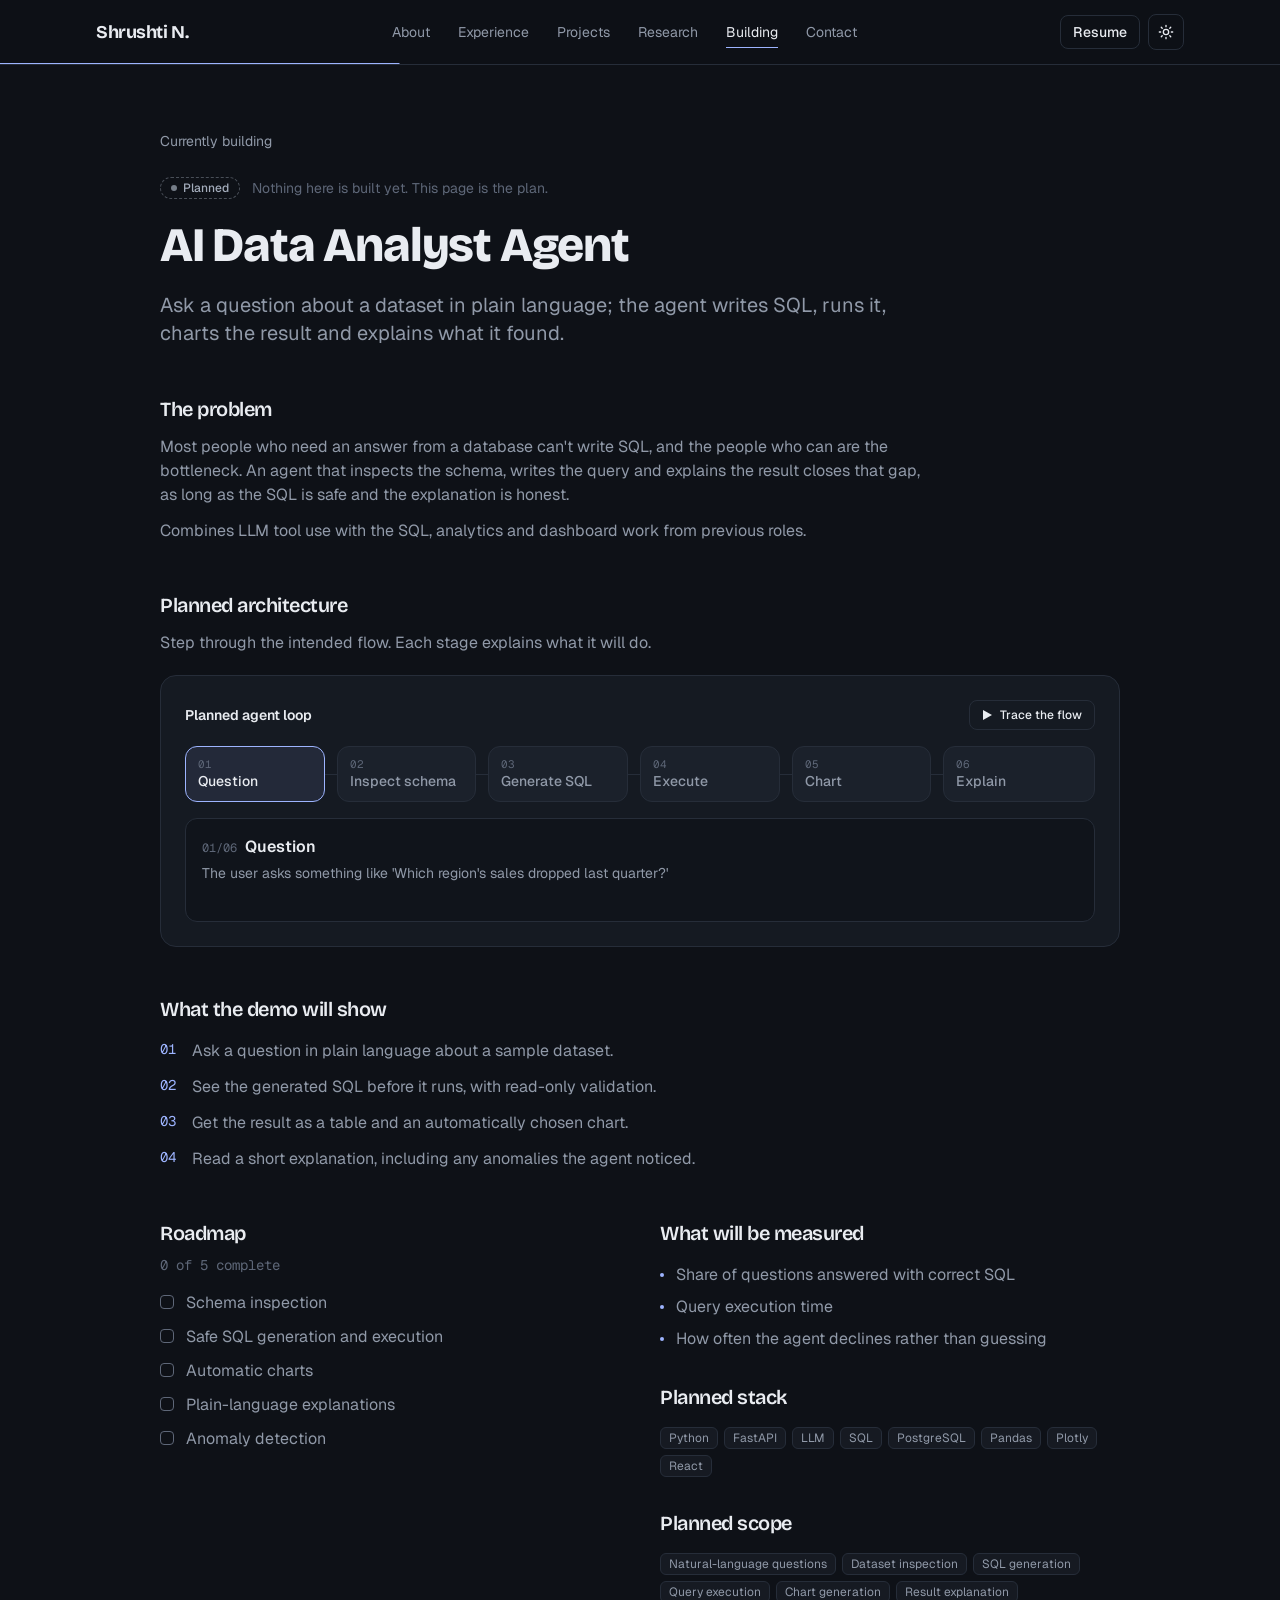
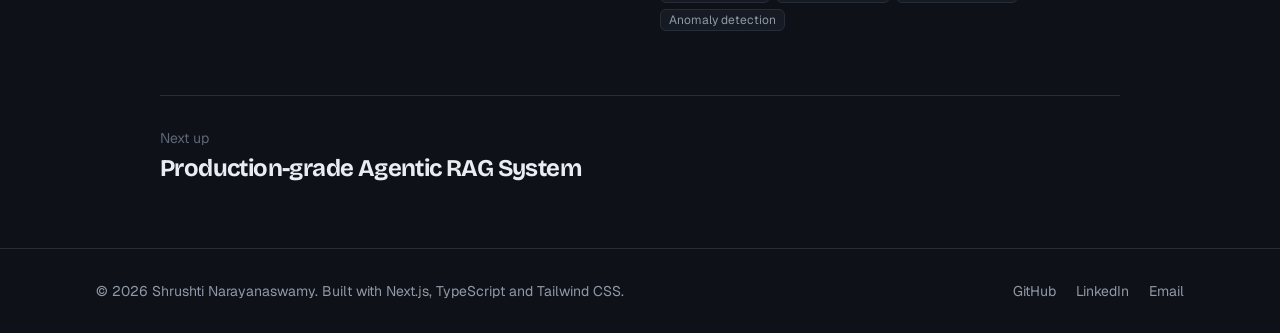
<file: building/data-analyst-agent/index.html>
<!DOCTYPE html><!--GHwYJ1TLy1S9ykXWcJeAw--><html lang="en"><head><meta charSet="utf-8"/><meta name="viewport" content="width=device-width, initial-scale=1"/><link rel="stylesheet" href="/next/static/css/76be0b5621947022.css" data-precedence="next"/><link rel="preload" as="script" fetchPriority="low" href="/next/static/chunks/webpack-2eb758dea75faf50.js"/><script src="/next/static/chunks/4bd1b696-c023c6e3521b1417.js" async=""></script><script src="/next/static/chunks/255-a85cef9cc3a04b12.js" async=""></script><script src="/next/static/chunks/main-app-7203f3699fb9ed25.js" async=""></script><script src="/next/static/chunks/506-51bde6540850d248.js" async=""></script><script src="/next/static/chunks/619-ba102abea3e3d0e4.js" async=""></script><script src="/next/static/chunks/app/layout-f3549f4efefdfa55.js" async=""></script><script src="/next/static/chunks/app/template-29832a300dab4493.js" async=""></script><script src="/next/static/chunks/app/building/%5Bslug%5D/page-203a0b615f74fe95.js" async=""></script><link rel="preconnect" href="https://fonts.googleapis.com"/><link rel="preconnect" href="https://fonts.gstatic.com" crossorigin=""/><meta name="theme-color" media="(prefers-color-scheme: dark)" content="#0e1117"/><meta name="theme-color" media="(prefers-color-scheme: light)" content="#fafaf7"/><title>AI Data Analyst Agent (planned) | Shrushti Narayanaswamy</title><meta name="description" content="Ask a question about a dataset in plain language; the agent writes SQL, runs it, charts the result and explains what it found."/><link rel="author" href="https://shrushti20.github.io"/><meta name="author" content="Shrushti Narayanaswamy"/><meta name="keywords" content="AI Engineer,ML Engineer,LLM,RAG,NLP,Machine Learning,FastAPI,Kubernetes,Bamberg,Germany"/><link rel="canonical" href="https://shrushti20.github.io/building/data-analyst-agent/"/><meta property="og:title" content="Shrushti Narayanaswamy | AI/ML Engineer | LLM &amp; RAG Systems"/><meta property="og:description" content="AI/ML Engineer building LLM applications, RAG systems, NLP pipelines, machine learning systems and cloud-native software."/><meta property="og:url" content="https://shrushti20.github.io/"/><meta property="og:site_name" content="Shrushti Narayanaswamy"/><meta property="og:image" content="https://shrushti20.github.io/og-image.png"/><meta property="og:image:width" content="1200"/><meta property="og:image:height" content="627"/><meta property="og:image:alt" content="Shrushti Narayanaswamy"/><meta property="og:type" content="website"/><meta name="twitter:card" content="summary_large_image"/><meta name="twitter:title" content="Shrushti Narayanaswamy | AI/ML Engineer | LLM &amp; RAG Systems"/><meta name="twitter:description" content="AI/ML Engineer building LLM applications, RAG systems, NLP pipelines, machine learning systems and cloud-native software."/><meta name="twitter:image" content="https://shrushti20.github.io/og-image.png"/><link rel="icon" href="/favicon.svg"/><script>try{if(localStorage.getItem('theme')==='light')document.documentElement.classList.add('light')}catch(e){}</script><link rel="stylesheet" href="https://fonts.googleapis.com/css2?family=Bricolage+Grotesque:opsz,wght@12..96,500..800&amp;family=Geist:wght@400..700&amp;family=Geist+Mono:wght@400;500&amp;display=swap"/><script type="application/ld+json">{"@context":"https://schema.org","@type":"Person","name":"Shrushti Narayanaswamy","jobTitle":"AI / ML Engineer","url":"https://shrushti20.github.io","email":"mailto:shrushtinarayanaswamy@gmail.com","address":{"@type":"PostalAddress","addressLocality":"Bamberg","addressCountry":"DE"},"alumniOf":[{"@type":"CollegeOrUniversity","name":"Otto-Friedrich-Universität Bamberg"},{"@type":"CollegeOrUniversity","name":"Bangalore Institute of Technology"}],"knowsAbout":["Large Language Models","Retrieval-Augmented Generation","Natural Language Processing","Machine Learning","Kubernetes"],"sameAs":["https://www.linkedin.com/in/shrushtinarayanaswamy","https://github.com/shrushti20"]}</script><script src="/next/static/chunks/polyfills-42372ed130431b0a.js" noModule=""></script></head><body class="min-h-screen"><div hidden=""><!--$--><!--/$--></div><a href="#main" class="sr-only focus:not-sr-only focus:fixed focus:left-4 focus:top-4 focus:z-50 focus:rounded-lg focus:bg-accent focus:px-4 focus:py-2 focus:text-accent-ink">Skip to content</a><header class="sticky top-0 z-40 border-b border-rule bg-bg/80 backdrop-blur-md"><nav aria-label="Main" class="mx-auto flex h-16 max-w-6xl items-center justify-between gap-4 px-5 sm:px-8"><a class="font-display text-lg font-bold" href="/">Shrushti N.</a><ul class="hidden items-center gap-7 text-sm md:flex"><li class="relative"><a class="transition-colors hover:text-ink text-muted" href="/#about">About</a></li><li class="relative"><a class="transition-colors hover:text-ink text-muted" href="/#experience">Experience</a></li><li class="relative"><a class="transition-colors hover:text-ink text-muted" href="/projects/">Projects</a></li><li class="relative"><a class="transition-colors hover:text-ink text-muted" href="/research/">Research</a></li><li class="relative"><a class="transition-colors hover:text-ink text-ink" href="/building/">Building</a><span class="absolute -bottom-1.5 left-0 h-px w-full bg-accent"></span></li><li class="relative"><a class="transition-colors hover:text-ink text-muted" href="/#contact">Contact</a></li></ul><div class="flex items-center gap-2"><a href="/resume.pdf" download="" class="hidden rounded-lg border border-rule px-3 py-1.5 text-sm font-medium hover:border-accent sm:inline-block">Resume</a><button aria-label="Switch to light mode" class="grid h-9 w-9 place-items-center rounded-lg border border-rule hover:border-accent"><svg width="16" height="16" viewBox="0 0 24 24" fill="none" stroke="currentColor" stroke-width="2" stroke-linecap="round" aria-hidden="true"><circle cx="12" cy="12" r="4"></circle><path d="M12 2v2M12 20v2M4.9 4.9l1.4 1.4M17.7 17.7l1.4 1.4M2 12h2M20 12h2M4.9 19.1l1.4-1.4M17.7 6.3l1.4-1.4"></path></svg></button><button class="grid h-9 w-9 place-items-center rounded-lg border border-rule md:hidden" aria-expanded="false" aria-controls="mobile-menu" aria-label="Open menu"><svg width="18" height="18" viewBox="0 0 24 24" fill="none" stroke="currentColor" stroke-width="2" stroke-linecap="round" aria-hidden="true"><path d="M4 7h16M4 12h16M4 17h16"></path></svg></button></div><div class="absolute inset-x-0 bottom-0 h-px origin-left bg-accent" aria-hidden="true" style="transform:scaleX(0)"></div></nav></header><main id="main"><div style="opacity:0;transform:translateY(8px)"><article class="mx-auto max-w-5xl px-5 py-12 sm:px-8 sm:py-16"><a class="text-sm text-muted hover:text-ink" href="/building/">Currently building</a><header class="mt-6"><div class="flex flex-wrap items-center gap-3"><span class="inline-flex items-center gap-1.5 rounded-full border px-2.5 py-0.5 text-xs font-medium text-planned border-planned/40 border-dashed"><span aria-hidden="true" class="h-1.5 w-1.5 rounded-full bg-planned/70"></span>Planned</span><span class="text-sm text-faint">Nothing here is built yet. This page is the plan.</span></div><h1 class="mt-4 font-display text-4xl font-extrabold leading-tight sm:text-5xl">AI Data Analyst Agent</h1><p class="mt-4 max-w-3xl text-xl text-muted">Ask a question about a dataset in plain language; the agent writes SQL, runs it, charts the result and explains what it found.</p></header><div class="mt-12 space-y-12"><section><h2 class="font-display text-xl font-semibold">The problem</h2><p class="mt-3 max-w-3xl text-muted">Most people who need an answer from a database can&#x27;t write SQL, and the people who can are the bottleneck. An agent that inspects the schema, writes the query and explains the result closes that gap, as long as the SQL is safe and the explanation is honest.</p><p class="mt-3 max-w-3xl text-muted">Combines LLM tool use with the SQL, analytics and dashboard work from previous roles.</p></section><section><h2 class="font-display text-xl font-semibold">Planned architecture</h2><p class="mt-3 max-w-3xl text-muted">Step through the intended flow. Each stage explains what it will do.</p><div class="mt-5"><figure class="rounded-2xl border border-rule bg-surface p-4 sm:p-6"><figcaption class="mb-4 flex flex-wrap items-center justify-between gap-3"><span class="text-sm font-semibold">Planned agent loop</span><button class="inline-flex items-center gap-2 rounded-lg border border-rule px-3 py-1.5 text-xs font-medium hover:border-accent"><svg width="10" height="10" viewBox="0 0 10 10" aria-hidden="true" fill="currentColor"><path d="M1 0l9 5-9 5z"></path></svg>Trace the flow</button></figcaption><ol class="flex flex-col lg:flex-row lg:items-stretch "><li class="flex flex-col items-stretch lg:min-w-0 lg:flex-1 lg:flex-row lg:items-center"><button aria-pressed="true" class="relative z-10 w-full rounded-xl border px-3 py-2.5 text-left text-sm leading-snug transition-colors border-accent bg-accent/10 text-ink"><span class="mr-2 font-mono text-[0.68rem] text-faint lg:mr-0 lg:block">01</span><span class="font-medium">Question</span></button><span aria-hidden="true" class="relative mx-auto block h-4 w-px lg:mx-0 lg:h-px lg:w-3 lg:flex-none bg-rule transition-colors"></span></li><li class="flex flex-col items-stretch lg:min-w-0 lg:flex-1 lg:flex-row lg:items-center"><button aria-pressed="false" class="relative z-10 w-full rounded-xl border px-3 py-2.5 text-left text-sm leading-snug transition-colors border-rule bg-surface-2 text-muted hover:text-ink"><span class="mr-2 font-mono text-[0.68rem] text-faint lg:mr-0 lg:block">02</span><span class="font-medium">Inspect schema</span></button><span aria-hidden="true" class="relative mx-auto block h-4 w-px lg:mx-0 lg:h-px lg:w-3 lg:flex-none bg-rule transition-colors"></span></li><li class="flex flex-col items-stretch lg:min-w-0 lg:flex-1 lg:flex-row lg:items-center"><button aria-pressed="false" class="relative z-10 w-full rounded-xl border px-3 py-2.5 text-left text-sm leading-snug transition-colors border-rule bg-surface-2 text-muted hover:text-ink"><span class="mr-2 font-mono text-[0.68rem] text-faint lg:mr-0 lg:block">03</span><span class="font-medium">Generate SQL</span></button><span aria-hidden="true" class="relative mx-auto block h-4 w-px lg:mx-0 lg:h-px lg:w-3 lg:flex-none bg-rule transition-colors"></span></li><li class="flex flex-col items-stretch lg:min-w-0 lg:flex-1 lg:flex-row lg:items-center"><button aria-pressed="false" class="relative z-10 w-full rounded-xl border px-3 py-2.5 text-left text-sm leading-snug transition-colors border-rule bg-surface-2 text-muted hover:text-ink"><span class="mr-2 font-mono text-[0.68rem] text-faint lg:mr-0 lg:block">04</span><span class="font-medium">Execute</span></button><span aria-hidden="true" class="relative mx-auto block h-4 w-px lg:mx-0 lg:h-px lg:w-3 lg:flex-none bg-rule transition-colors"></span></li><li class="flex flex-col items-stretch lg:min-w-0 lg:flex-1 lg:flex-row lg:items-center"><button aria-pressed="false" class="relative z-10 w-full rounded-xl border px-3 py-2.5 text-left text-sm leading-snug transition-colors border-rule bg-surface-2 text-muted hover:text-ink"><span class="mr-2 font-mono text-[0.68rem] text-faint lg:mr-0 lg:block">05</span><span class="font-medium">Chart</span></button><span aria-hidden="true" class="relative mx-auto block h-4 w-px lg:mx-0 lg:h-px lg:w-3 lg:flex-none bg-rule transition-colors"></span></li><li class="flex flex-col items-stretch lg:min-w-0 lg:flex-1 lg:flex-row lg:items-center"><button aria-pressed="false" class="relative z-10 w-full rounded-xl border px-3 py-2.5 text-left text-sm leading-snug transition-colors border-rule bg-surface-2 text-muted hover:text-ink"><span class="mr-2 font-mono text-[0.68rem] text-faint lg:mr-0 lg:block">06</span><span class="font-medium">Explain</span></button></li></ol><div class="mt-4 min-h-[6.5rem] rounded-xl border border-rule bg-bg/60 p-4" aria-live="polite"><div style="opacity:0;transform:translateY(4px)"><div class="flex items-baseline gap-2"><span class="font-mono text-xs text-faint">01<!-- -->/<!-- -->06</span><span class="font-semibold">Question</span></div><p class="mt-1 text-sm text-muted">The user asks something like &#x27;Which region&#x27;s sales dropped last quarter?&#x27;</p></div></div></figure></div></section><section><h2 class="font-display text-xl font-semibold">What the demo will show</h2><ol class="mt-4 max-w-3xl space-y-3"><li class="flex gap-4 text-muted"><span class="font-mono text-sm text-accent">01</span><span>Ask a question in plain language about a sample dataset.</span></li><li class="flex gap-4 text-muted"><span class="font-mono text-sm text-accent">02</span><span>See the generated SQL before it runs, with read-only validation.</span></li><li class="flex gap-4 text-muted"><span class="font-mono text-sm text-accent">03</span><span>Get the result as a table and an automatically chosen chart.</span></li><li class="flex gap-4 text-muted"><span class="font-mono text-sm text-accent">04</span><span>Read a short explanation, including any anomalies the agent noticed.</span></li></ol></section><section class="grid gap-10 md:grid-cols-2"><div><h2 class="font-display text-xl font-semibold">Roadmap</h2><p class="mt-2 font-mono text-sm text-faint">0<!-- --> of <!-- -->5<!-- --> complete</p><ul class="mt-4 space-y-2.5"><li class="flex gap-3 text-muted"><span aria-hidden="true" class="mt-1 h-3.5 w-3.5 flex-none rounded-sm border border-faint"></span>Schema inspection</li><li class="flex gap-3 text-muted"><span aria-hidden="true" class="mt-1 h-3.5 w-3.5 flex-none rounded-sm border border-faint"></span>Safe SQL generation and execution</li><li class="flex gap-3 text-muted"><span aria-hidden="true" class="mt-1 h-3.5 w-3.5 flex-none rounded-sm border border-faint"></span>Automatic charts</li><li class="flex gap-3 text-muted"><span aria-hidden="true" class="mt-1 h-3.5 w-3.5 flex-none rounded-sm border border-faint"></span>Plain-language explanations</li><li class="flex gap-3 text-muted"><span aria-hidden="true" class="mt-1 h-3.5 w-3.5 flex-none rounded-sm border border-faint"></span>Anomaly detection</li></ul></div><div><h2 class="font-display text-xl font-semibold">What will be measured</h2><ul class="mt-4 space-y-2 text-muted"><li class="flex gap-3"><span aria-hidden="true" class="mt-2.5 h-1 w-1 flex-none rounded-full bg-accent"></span>Share of questions answered with correct SQL</li><li class="flex gap-3"><span aria-hidden="true" class="mt-2.5 h-1 w-1 flex-none rounded-full bg-accent"></span>Query execution time</li><li class="flex gap-3"><span aria-hidden="true" class="mt-2.5 h-1 w-1 flex-none rounded-full bg-accent"></span>How often the agent declines rather than guessing</li></ul><h2 class="mt-8 font-display text-xl font-semibold">Planned stack</h2><ul class="flex flex-wrap gap-1.5 mt-4"><li class="rounded-md border border-rule bg-surface-2/60 px-2 py-0.5 text-xs text-muted">Python</li><li class="rounded-md border border-rule bg-surface-2/60 px-2 py-0.5 text-xs text-muted">FastAPI</li><li class="rounded-md border border-rule bg-surface-2/60 px-2 py-0.5 text-xs text-muted">LLM</li><li class="rounded-md border border-rule bg-surface-2/60 px-2 py-0.5 text-xs text-muted">SQL</li><li class="rounded-md border border-rule bg-surface-2/60 px-2 py-0.5 text-xs text-muted">PostgreSQL</li><li class="rounded-md border border-rule bg-surface-2/60 px-2 py-0.5 text-xs text-muted">Pandas</li><li class="rounded-md border border-rule bg-surface-2/60 px-2 py-0.5 text-xs text-muted">Plotly</li><li class="rounded-md border border-rule bg-surface-2/60 px-2 py-0.5 text-xs text-muted">React</li></ul><h2 class="mt-8 font-display text-xl font-semibold">Planned scope</h2><ul class="flex flex-wrap gap-1.5 mt-4"><li class="rounded-md border border-rule bg-surface-2/60 px-2 py-0.5 text-xs text-muted">Natural-language questions</li><li class="rounded-md border border-rule bg-surface-2/60 px-2 py-0.5 text-xs text-muted">Dataset inspection</li><li class="rounded-md border border-rule bg-surface-2/60 px-2 py-0.5 text-xs text-muted">SQL generation</li><li class="rounded-md border border-rule bg-surface-2/60 px-2 py-0.5 text-xs text-muted">Query execution</li><li class="rounded-md border border-rule bg-surface-2/60 px-2 py-0.5 text-xs text-muted">Chart generation</li><li class="rounded-md border border-rule bg-surface-2/60 px-2 py-0.5 text-xs text-muted">Result explanation</li><li class="rounded-md border border-rule bg-surface-2/60 px-2 py-0.5 text-xs text-muted">Anomaly detection</li></ul></div></section></div><nav class="mt-16 border-t border-rule pt-8" aria-label="Next planned project"><p class="text-sm text-faint">Next up</p><a class="mt-1 inline-block font-display text-2xl font-bold hover:text-accent" href="/building/agentic-rag/">Production-grade Agentic RAG System</a></nav></article><!--$--><!--/$--></div></main><footer class="border-t border-rule"><div class="mx-auto flex max-w-6xl flex-wrap items-center justify-between gap-4 px-5 py-8 text-sm text-muted sm:px-8"><p>© <!-- -->2026<!-- --> <!-- -->Shrushti Narayanaswamy<!-- -->. Built with Next.js, TypeScript and Tailwind CSS.</p><ul class="flex gap-5"><li><a class="hover:text-ink" href="https://github.com/shrushti20" target="_blank" rel="noopener">GitHub</a></li><li><a class="hover:text-ink" href="https://www.linkedin.com/in/shrushtinarayanaswamy" target="_blank" rel="noopener">LinkedIn</a></li><li><a class="hover:text-ink" href="mailto:shrushtinarayanaswamy@gmail.com">Email</a></li></ul></div></footer><script src="/next/static/chunks/webpack-2eb758dea75faf50.js" id="_R_" async=""></script><script>(self.__next_f=self.__next_f||[]).push([0])</script><script>self.__next_f.push([1,"1:\"$Sreact.fragment\"\n2:I[879,[\"506\",\"static/chunks/506-51bde6540850d248.js\",\"619\",\"static/chunks/619-ba102abea3e3d0e4.js\",\"177\",\"static/chunks/app/layout-f3549f4efefdfa55.js\"],\"Nav\"]\n3:I[9766,[],\"\"]\n4:I[1212,[\"506\",\"static/chunks/506-51bde6540850d248.js\",\"397\",\"static/chunks/app/template-29832a300dab4493.js\"],\"default\"]\n5:I[8924,[],\"\"]\n6:I[2619,[\"506\",\"static/chunks/506-51bde6540850d248.js\",\"619\",\"static/chunks/619-ba102abea3e3d0e4.js\",\"125\",\"static/chunks/app/building/%5Bslug%5D/page-203a0b615f74fe95.js\"],\"\"]\n7:I[1216,[\"506\",\"static/chunks/506-51bde6540850d248.js\",\"619\",\"static/chunks/619-ba102abea3e3d0e4.js\",\"177\",\"static/chunks/app/layout-f3549f4efefdfa55.js\"],\"BackToTop\"]\nb:I[7150,[],\"\"]\n:HL[\"/next/static/css/76be0b5621947022.css\",\"style\"]\n"])</script><script>self.__next_f.push([1,"0:{\"P\":null,\"b\":\"GHwYJ1TLy1S9ykXWcJeAw\",\"p\":\"\",\"c\":[\"\",\"building\",\"data-analyst-agent\",\"\"],\"i\":false,\"f\":[[[\"\",{\"children\":[\"building\",{\"children\":[[\"slug\",\"data-analyst-agent\",\"d\"],{\"children\":[\"__PAGE__\",{}]}]}]},\"$undefined\",\"$undefined\",true],[\"\",[\"$\",\"$1\",\"c\",{\"children\":[[[\"$\",\"link\",\"0\",{\"rel\":\"stylesheet\",\"href\":\"/next/static/css/76be0b5621947022.css\",\"precedence\":\"next\",\"crossOrigin\":\"$undefined\",\"nonce\":\"$undefined\"}]],[\"$\",\"html\",null,{\"lang\":\"en\",\"suppressHydrationWarning\":true,\"children\":[[\"$\",\"head\",null,{\"children\":[[\"$\",\"script\",null,{\"dangerouslySetInnerHTML\":{\"__html\":\"try{if(localStorage.getItem('theme')==='light')document.documentElement.classList.add('light')}catch(e){}\"}}],[\"$\",\"link\",null,{\"rel\":\"preconnect\",\"href\":\"https://fonts.googleapis.com\"}],[\"$\",\"link\",null,{\"rel\":\"preconnect\",\"href\":\"https://fonts.gstatic.com\",\"crossOrigin\":\"\"}],[\"$\",\"link\",null,{\"rel\":\"stylesheet\",\"href\":\"https://fonts.googleapis.com/css2?family=Bricolage+Grotesque:opsz,wght@12..96,500..800\u0026family=Geist:wght@400..700\u0026family=Geist+Mono:wght@400;500\u0026display=swap\"}],[\"$\",\"script\",null,{\"type\":\"application/ld+json\",\"dangerouslySetInnerHTML\":{\"__html\":\"{\\\"@context\\\":\\\"https://schema.org\\\",\\\"@type\\\":\\\"Person\\\",\\\"name\\\":\\\"Shrushti Narayanaswamy\\\",\\\"jobTitle\\\":\\\"AI / ML Engineer\\\",\\\"url\\\":\\\"https://shrushti20.github.io\\\",\\\"email\\\":\\\"mailto:shrushtinarayanaswamy@gmail.com\\\",\\\"address\\\":{\\\"@type\\\":\\\"PostalAddress\\\",\\\"addressLocality\\\":\\\"Bamberg\\\",\\\"addressCountry\\\":\\\"DE\\\"},\\\"alumniOf\\\":[{\\\"@type\\\":\\\"CollegeOrUniversity\\\",\\\"name\\\":\\\"Otto-Friedrich-Universität Bamberg\\\"},{\\\"@type\\\":\\\"CollegeOrUniversity\\\",\\\"name\\\":\\\"Bangalore Institute of Technology\\\"}],\\\"knowsAbout\\\":[\\\"Large Language Models\\\",\\\"Retrieval-Augmented Generation\\\",\\\"Natural Language Processing\\\",\\\"Machine Learning\\\",\\\"Kubernetes\\\"],\\\"sameAs\\\":[\\\"https://www.linkedin.com/in/shrushtinarayanaswamy\\\",\\\"https://github.com/shrushti20\\\"]}\"}}]]}],[\"$\",\"body\",null,{\"className\":\"min-h-screen\",\"children\":[[\"$\",\"a\",null,{\"href\":\"#main\",\"className\":\"sr-only focus:not-sr-only focus:fixed focus:left-4 focus:top-4 focus:z-50 focus:rounded-lg focus:bg-accent focus:px-4 focus:py-2 focus:text-accent-ink\",\"children\":\"Skip to content\"}],[\"$\",\"$L2\",null,{}],[\"$\",\"main\",null,{\"id\":\"main\",\"children\":[\"$\",\"$L3\",null,{\"parallelRouterKey\":\"children\",\"error\":\"$undefined\",\"errorStyles\":\"$undefined\",\"errorScripts\":\"$undefined\",\"template\":[\"$\",\"$L4\",null,{\"children\":[\"$\",\"$L5\",null,{}]}],\"templateStyles\":[],\"templateScripts\":[],\"notFound\":[[\"$\",\"div\",null,{\"className\":\"mx-auto max-w-3xl px-5 py-32 text-center\",\"children\":[[\"$\",\"p\",null,{\"className\":\"font-mono text-sm text-faint\",\"children\":\"404\"}],[\"$\",\"h1\",null,{\"className\":\"mt-3 font-display text-4xl font-extrabold\",\"children\":\"Nothing retrieved for this page.\"}],[\"$\",\"p\",null,{\"className\":\"mt-4 text-muted\",\"children\":\"The page you're looking for doesn't exist.\"}],[\"$\",\"$L6\",null,{\"href\":\"/\",\"className\":\"mt-8 inline-block rounded-xl bg-accent px-5 py-2.5 text-sm font-semibold text-accent-ink\",\"children\":\"Back to home\"}]]}],[]],\"forbidden\":\"$undefined\",\"unauthorized\":\"$undefined\"}]}],[\"$\",\"footer\",null,{\"className\":\"border-t border-rule\",\"children\":[\"$\",\"div\",null,{\"className\":\"mx-auto flex max-w-6xl flex-wrap items-center justify-between gap-4 px-5 py-8 text-sm text-muted sm:px-8\",\"children\":[[\"$\",\"p\",null,{\"children\":[\"© \",2026,\" \",\"Shrushti Narayanaswamy\",\". Built with Next.js, TypeScript and Tailwind CSS.\"]}],[\"$\",\"ul\",null,{\"className\":\"flex gap-5\",\"children\":[[\"$\",\"li\",null,{\"children\":[\"$\",\"a\",null,{\"className\":\"hover:text-ink\",\"href\":\"https://github.com/shrushti20\",\"target\":\"_blank\",\"rel\":\"noopener\",\"children\":\"GitHub\"}]}],[\"$\",\"li\",null,{\"children\":[\"$\",\"a\",null,{\"className\":\"hover:text-ink\",\"href\":\"https://www.linkedin.com/in/shrushtinarayanaswamy\",\"target\":\"_blank\",\"rel\":\"noopener\",\"children\":\"LinkedIn\"}]}],[\"$\",\"li\",null,{\"children\":[\"$\",\"a\",null,{\"className\":\"hover:text-ink\",\"href\":\"mailto:shrushtinarayanaswamy@gmail.com\",\"children\":\"Email\"}]}]]}]]}]}],[\"$\",\"$L7\",null,{}]]}]]}]]}],{\"children\":[\"building\",[\"$\",\"$1\",\"c\",{\"children\":[null,[\"$\",\"$L3\",null,{\"parallelRouterKey\":\"children\",\"error\":\"$undefined\",\"errorStyles\":\"$undefined\",\"errorScripts\":\"$undefined\",\"template\":[\"$\",\"$L5\",null,{}],\"templateStyles\":\"$undefined\",\"templateScripts\":\"$undefined\",\"notFound\":\"$undefined\",\"forbidden\":\"$undefined\",\"unauthorized\":\"$undefined\"}]]}],{\"children\":[[\"slug\",\"data-analyst-agent\",\"d\"],[\"$\",\"$1\",\"c\",{\"children\":[null,[\"$\",\"$L3\",null,{\"parallelRouterKey\":\"children\",\"error\":\"$undefined\",\"errorStyles\":\"$undefined\",\"errorScripts\":\"$undefined\",\"template\":\"$L8\",\"templateStyles\":\"$undefined\",\"templateScripts\":\"$undefined\",\"notFound\":\"$undefined\",\"forbidden\":\"$undefined\",\"unauthorized\":\"$undefined\"}]]}],{\"children\":[\"__PAGE__\",\"$L9\",{},null,false]},null,false]},null,false]},null,false],\"$La\",false]],\"m\":\"$undefined\",\"G\":[\"$b\",[]],\"s\":false,\"S\":true}\n"])</script><script>self.__next_f.push([1,"d:I[4431,[],\"OutletBoundary\"]\nf:I[5278,[],\"AsyncMetadataOutlet\"]\n11:I[4431,[],\"ViewportBoundary\"]\n13:I[4431,[],\"MetadataBoundary\"]\n14:\"$Sreact.suspense\"\n8:[\"$\",\"$L5\",null,{}]\n9:[\"$\",\"$1\",\"c\",{\"children\":[\"$Lc\",null,[\"$\",\"$Ld\",null,{\"children\":[\"$Le\",[\"$\",\"$Lf\",null,{\"promise\":\"$@10\"}]]}]]}]\na:[\"$\",\"$1\",\"h\",{\"children\":[null,[[\"$\",\"$L11\",null,{\"children\":\"$L12\"}],null],[\"$\",\"$L13\",null,{\"children\":[\"$\",\"div\",null,{\"hidden\":true,\"children\":[\"$\",\"$14\",null,{\"fallback\":null,\"children\":\"$L15\"}]}]}]]}]\n"])</script><script>self.__next_f.push([1,"16:I[2976,[\"506\",\"static/chunks/506-51bde6540850d248.js\",\"619\",\"static/chunks/619-ba102abea3e3d0e4.js\",\"125\",\"static/chunks/app/building/%5Bslug%5D/page-203a0b615f74fe95.js\"],\"Diagram\"]\n"])</script><script>self.__next_f.push([1,"c:[\"$\",\"article\",null,{\"className\":\"mx-auto max-w-5xl px-5 py-12 sm:px-8 sm:py-16\",\"children\":[[\"$\",\"$L6\",null,{\"href\":\"/building/\",\"className\":\"text-sm text-muted hover:text-ink\",\"children\":\"Currently building\"}],[\"$\",\"header\",null,{\"className\":\"mt-6\",\"children\":[[\"$\",\"div\",null,{\"className\":\"flex flex-wrap items-center gap-3\",\"children\":[[\"$\",\"span\",null,{\"className\":\"inline-flex items-center gap-1.5 rounded-full border px-2.5 py-0.5 text-xs font-medium text-planned border-planned/40 border-dashed\",\"children\":[[\"$\",\"span\",null,{\"aria-hidden\":true,\"className\":\"h-1.5 w-1.5 rounded-full bg-planned/70\"}],\"Planned\"]}],[\"$\",\"span\",null,{\"className\":\"text-sm text-faint\",\"children\":\"Nothing here is built yet. This page is the plan.\"}]]}],[\"$\",\"h1\",null,{\"className\":\"mt-4 font-display text-4xl font-extrabold leading-tight sm:text-5xl\",\"children\":\"AI Data Analyst Agent\"}],[\"$\",\"p\",null,{\"className\":\"mt-4 max-w-3xl text-xl text-muted\",\"children\":\"Ask a question about a dataset in plain language; the agent writes SQL, runs it, charts the result and explains what it found.\"}]]}],[\"$\",\"div\",null,{\"className\":\"mt-12 space-y-12\",\"children\":[[\"$\",\"section\",null,{\"children\":[[\"$\",\"h2\",null,{\"className\":\"font-display text-xl font-semibold\",\"children\":\"The problem\"}],[\"$\",\"p\",null,{\"className\":\"mt-3 max-w-3xl text-muted\",\"children\":\"Most people who need an answer from a database can't write SQL, and the people who can are the bottleneck. An agent that inspects the schema, writes the query and explains the result closes that gap, as long as the SQL is safe and the explanation is honest.\"}],[\"$\",\"p\",null,{\"className\":\"mt-3 max-w-3xl text-muted\",\"children\":\"Combines LLM tool use with the SQL, analytics and dashboard work from previous roles.\"}]]}],[\"$\",\"section\",null,{\"children\":[[\"$\",\"h2\",null,{\"className\":\"font-display text-xl font-semibold\",\"children\":\"Planned architecture\"}],[\"$\",\"p\",null,{\"className\":\"mt-3 max-w-3xl text-muted\",\"children\":\"Step through the intended flow. Each stage explains what it will do.\"}],[\"$\",\"div\",null,{\"className\":\"mt-5\",\"children\":[\"$\",\"$L16\",null,{\"diagram\":{\"title\":\"Planned agent loop\",\"kind\":\"pipeline\",\"nodes\":[{\"id\":\"q\",\"label\":\"Question\",\"detail\":\"The user asks something like 'Which region's sales dropped last quarter?'\"},{\"id\":\"insp\",\"label\":\"Inspect schema\",\"detail\":\"The agent reads table and column descriptions.\"},{\"id\":\"sql\",\"label\":\"Generate SQL\",\"detail\":\"Writes a read-only query, validated before it runs.\"},{\"id\":\"run\",\"label\":\"Execute\",\"detail\":\"Runs against PostgreSQL and loads the result into Pandas.\",\"tech\":[\"PostgreSQL\",\"Pandas\"]},{\"id\":\"chart\",\"label\":\"Chart\",\"detail\":\"Picks a suitable Plotly chart for the result.\",\"tech\":[\"Plotly\"]},{\"id\":\"exp\",\"label\":\"Explain\",\"detail\":\"Summarises the result and flags anomalies.\"}]}}]}]]}],[\"$\",\"section\",null,{\"children\":[[\"$\",\"h2\",null,{\"className\":\"font-display text-xl font-semibold\",\"children\":\"What the demo will show\"}],[\"$\",\"ol\",null,{\"className\":\"mt-4 max-w-3xl space-y-3\",\"children\":[[\"$\",\"li\",\"Ask a question in plain language about a sample dataset.\",{\"className\":\"flex gap-4 text-muted\",\"children\":[[\"$\",\"span\",null,{\"className\":\"font-mono text-sm text-accent\",\"children\":\"01\"}],[\"$\",\"span\",null,{\"children\":\"Ask a question in plain language about a sample dataset.\"}]]}],[\"$\",\"li\",\"See the generated SQL before it runs, with read-only validation.\",{\"className\":\"flex gap-4 text-muted\",\"children\":[[\"$\",\"span\",null,{\"className\":\"font-mono text-sm text-accent\",\"children\":\"02\"}],[\"$\",\"span\",null,{\"children\":\"See the generated SQL before it runs, with read-only validation.\"}]]}],[\"$\",\"li\",\"Get the result as a table and an automatically chosen chart.\",{\"className\":\"flex gap-4 text-muted\",\"children\":[[\"$\",\"span\",null,{\"className\":\"font-mono text-sm text-accent\",\"children\":\"03\"}],[\"$\",\"span\",null,{\"children\":\"Get the result as a table and an automatically chosen chart.\"}]]}],[\"$\",\"li\",\"Read a short explanation, including any anomalies the agent noticed.\",{\"className\":\"flex gap-4 text-muted\",\"children\":[\"$L17\",\"$L18\"]}]]}]]}],\"$L19\"]}],\"$L1a\"]}]\n"])</script><script>self.__next_f.push([1,"17:[\"$\",\"span\",null,{\"className\":\"font-mono text-sm text-accent\",\"children\":\"04\"}]\n18:[\"$\",\"span\",null,{\"children\":\"Read a short explanation, including any anomalies the agent noticed.\"}]\n"])</script><script>self.__next_f.push([1,"19:[\"$\",\"section\",null,{\"className\":\"grid gap-10 md:grid-cols-2\",\"children\":[[\"$\",\"div\",null,{\"children\":[[\"$\",\"h2\",null,{\"className\":\"font-display text-xl font-semibold\",\"children\":\"Roadmap\"}],[\"$\",\"p\",null,{\"className\":\"mt-2 font-mono text-sm text-faint\",\"children\":[0,\" of \",5,\" complete\"]}],[\"$\",\"ul\",null,{\"className\":\"mt-4 space-y-2.5\",\"children\":[[\"$\",\"li\",\"Schema inspection\",{\"className\":\"flex gap-3 text-muted\",\"children\":[[\"$\",\"span\",null,{\"aria-hidden\":true,\"className\":\"mt-1 h-3.5 w-3.5 flex-none rounded-sm border border-faint\"}],\"Schema inspection\"]}],[\"$\",\"li\",\"Safe SQL generation and execution\",{\"className\":\"flex gap-3 text-muted\",\"children\":[[\"$\",\"span\",null,{\"aria-hidden\":true,\"className\":\"mt-1 h-3.5 w-3.5 flex-none rounded-sm border border-faint\"}],\"Safe SQL generation and execution\"]}],[\"$\",\"li\",\"Automatic charts\",{\"className\":\"flex gap-3 text-muted\",\"children\":[[\"$\",\"span\",null,{\"aria-hidden\":true,\"className\":\"mt-1 h-3.5 w-3.5 flex-none rounded-sm border border-faint\"}],\"Automatic charts\"]}],[\"$\",\"li\",\"Plain-language explanations\",{\"className\":\"flex gap-3 text-muted\",\"children\":[[\"$\",\"span\",null,{\"aria-hidden\":true,\"className\":\"mt-1 h-3.5 w-3.5 flex-none rounded-sm border border-faint\"}],\"Plain-language explanations\"]}],[\"$\",\"li\",\"Anomaly detection\",{\"className\":\"flex gap-3 text-muted\",\"children\":[[\"$\",\"span\",null,{\"aria-hidden\":true,\"className\":\"mt-1 h-3.5 w-3.5 flex-none rounded-sm border border-faint\"}],\"Anomaly detection\"]}]]}]]}],[\"$\",\"div\",null,{\"children\":[[[\"$\",\"h2\",null,{\"className\":\"font-display text-xl font-semibold\",\"children\":\"What will be measured\"}],[\"$\",\"ul\",null,{\"className\":\"mt-4 space-y-2 text-muted\",\"children\":[[\"$\",\"li\",\"Share of questions answered with correct SQL\",{\"className\":\"flex gap-3\",\"children\":[[\"$\",\"span\",null,{\"aria-hidden\":true,\"className\":\"mt-2.5 h-1 w-1 flex-none rounded-full bg-accent\"}],\"Share of questions answered with correct SQL\"]}],[\"$\",\"li\",\"Query execution time\",{\"className\":\"flex gap-3\",\"children\":[[\"$\",\"span\",null,{\"aria-hidden\":true,\"className\":\"mt-2.5 h-1 w-1 flex-none rounded-full bg-accent\"}],\"Query execution time\"]}],[\"$\",\"li\",\"How often the agent declines rather than guessing\",{\"className\":\"flex gap-3\",\"children\":[[\"$\",\"span\",null,{\"aria-hidden\":true,\"className\":\"mt-2.5 h-1 w-1 flex-none rounded-full bg-accent\"}],\"How often the agent declines rather than guessing\"]}]]}]],[\"$\",\"h2\",null,{\"className\":\"mt-8 font-display text-xl font-semibold\",\"children\":\"Planned stack\"}],[\"$\",\"ul\",null,{\"className\":\"flex flex-wrap gap-1.5 mt-4\",\"children\":[[\"$\",\"li\",\"Python\",{\"className\":\"rounded-md border border-rule bg-surface-2/60 px-2 py-0.5 text-xs text-muted\",\"children\":\"Python\"}],[\"$\",\"li\",\"FastAPI\",{\"className\":\"rounded-md border border-rule bg-surface-2/60 px-2 py-0.5 text-xs text-muted\",\"children\":\"FastAPI\"}],[\"$\",\"li\",\"LLM\",{\"className\":\"rounded-md border border-rule bg-surface-2/60 px-2 py-0.5 text-xs text-muted\",\"children\":\"LLM\"}],[\"$\",\"li\",\"SQL\",{\"className\":\"rounded-md border border-rule bg-surface-2/60 px-2 py-0.5 text-xs text-muted\",\"children\":\"SQL\"}],[\"$\",\"li\",\"PostgreSQL\",{\"className\":\"rounded-md border border-rule bg-surface-2/60 px-2 py-0.5 text-xs text-muted\",\"children\":\"PostgreSQL\"}],[\"$\",\"li\",\"Pandas\",{\"className\":\"rounded-md border border-rule bg-surface-2/60 px-2 py-0.5 text-xs text-muted\",\"children\":\"Pandas\"}],[\"$\",\"li\",\"Plotly\",{\"className\":\"rounded-md border border-rule bg-surface-2/60 px-2 py-0.5 text-xs text-muted\",\"children\":\"Plotly\"}],[\"$\",\"li\",\"React\",{\"className\":\"rounded-md border border-rule bg-surface-2/60 px-2 py-0.5 text-xs text-muted\",\"children\":\"React\"}]]}],[\"$\",\"h2\",null,{\"className\":\"mt-8 font-display text-xl font-semibold\",\"children\":\"Planned scope\"}],[\"$\",\"ul\",null,{\"className\":\"flex flex-wrap gap-1.5 mt-4\",\"children\":[[\"$\",\"li\",\"Natural-language questions\",{\"className\":\"rounded-md border border-rule bg-surface-2/60 px-2 py-0.5 text-xs text-muted\",\"children\":\"Natural-language questions\"}],[\"$\",\"li\",\"Dataset inspection\",{\"className\":\"rounded-md border border-rule bg-surface-2/60 px-2 py-0.5 text-xs text-muted\",\"children\":\"Dataset inspection\"}],\"$L1b\",\"$L1c\",\"$L1d\",\"$L1e\",\"$L1f\"]}]]}]]}]\n"])</script><script>self.__next_f.push([1,"1a:[\"$\",\"nav\",null,{\"className\":\"mt-16 border-t border-rule pt-8\",\"aria-label\":\"Next planned project\",\"children\":[[\"$\",\"p\",null,{\"className\":\"text-sm text-faint\",\"children\":\"Next up\"}],[\"$\",\"$L6\",null,{\"href\":\"/building/agentic-rag/\",\"className\":\"mt-1 inline-block font-display text-2xl font-bold hover:text-accent\",\"children\":\"Production-grade Agentic RAG System\"}]]}]\n"])</script><script>self.__next_f.push([1,"1b:[\"$\",\"li\",\"SQL generation\",{\"className\":\"rounded-md border border-rule bg-surface-2/60 px-2 py-0.5 text-xs text-muted\",\"children\":\"SQL generation\"}]\n1c:[\"$\",\"li\",\"Query execution\",{\"className\":\"rounded-md border border-rule bg-surface-2/60 px-2 py-0.5 text-xs text-muted\",\"children\":\"Query execution\"}]\n1d:[\"$\",\"li\",\"Chart generation\",{\"className\":\"rounded-md border border-rule bg-surface-2/60 px-2 py-0.5 text-xs text-muted\",\"children\":\"Chart generation\"}]\n1e:[\"$\",\"li\",\"Result explanation\",{\"className\":\"rounded-md border border-rule bg-surface-2/60 px-2 py-0.5 text-xs text-muted\",\"children\":\"Result explanation\"}]\n1f:[\"$\",\"li\",\"Anomaly detection\",{\"className\":\"rounded-md border border-rule bg-surface-2/60 px-2 py-0.5 text-xs text-muted\",\"children\":\"Anomaly detection\"}]\n"])</script><script>self.__next_f.push([1,"12:[[\"$\",\"meta\",\"0\",{\"charSet\":\"utf-8\"}],[\"$\",\"meta\",\"1\",{\"name\":\"viewport\",\"content\":\"width=device-width, initial-scale=1\"}],[\"$\",\"meta\",\"2\",{\"name\":\"theme-color\",\"media\":\"(prefers-color-scheme: dark)\",\"content\":\"#0e1117\"}],[\"$\",\"meta\",\"3\",{\"name\":\"theme-color\",\"media\":\"(prefers-color-scheme: light)\",\"content\":\"#fafaf7\"}]]\ne:null\n"])</script><script>self.__next_f.push([1,"20:I[622,[],\"IconMark\"]\n"])</script><script>self.__next_f.push([1,"10:{\"metadata\":[[\"$\",\"title\",\"0\",{\"children\":\"AI Data Analyst Agent (planned) | Shrushti Narayanaswamy\"}],[\"$\",\"meta\",\"1\",{\"name\":\"description\",\"content\":\"Ask a question about a dataset in plain language; the agent writes SQL, runs it, charts the result and explains what it found.\"}],[\"$\",\"link\",\"2\",{\"rel\":\"author\",\"href\":\"https://shrushti20.github.io\"}],[\"$\",\"meta\",\"3\",{\"name\":\"author\",\"content\":\"Shrushti Narayanaswamy\"}],[\"$\",\"meta\",\"4\",{\"name\":\"keywords\",\"content\":\"AI Engineer,ML Engineer,LLM,RAG,NLP,Machine Learning,FastAPI,Kubernetes,Bamberg,Germany\"}],[\"$\",\"link\",\"5\",{\"rel\":\"canonical\",\"href\":\"https://shrushti20.github.io/building/data-analyst-agent/\"}],[\"$\",\"meta\",\"6\",{\"property\":\"og:title\",\"content\":\"Shrushti Narayanaswamy | AI/ML Engineer | LLM \u0026 RAG Systems\"}],[\"$\",\"meta\",\"7\",{\"property\":\"og:description\",\"content\":\"AI/ML Engineer building LLM applications, RAG systems, NLP pipelines, machine learning systems and cloud-native software.\"}],[\"$\",\"meta\",\"8\",{\"property\":\"og:url\",\"content\":\"https://shrushti20.github.io/\"}],[\"$\",\"meta\",\"9\",{\"property\":\"og:site_name\",\"content\":\"Shrushti Narayanaswamy\"}],[\"$\",\"meta\",\"10\",{\"property\":\"og:image\",\"content\":\"https://shrushti20.github.io/og-image.png\"}],[\"$\",\"meta\",\"11\",{\"property\":\"og:image:width\",\"content\":\"1200\"}],[\"$\",\"meta\",\"12\",{\"property\":\"og:image:height\",\"content\":\"627\"}],[\"$\",\"meta\",\"13\",{\"property\":\"og:image:alt\",\"content\":\"Shrushti Narayanaswamy\"}],[\"$\",\"meta\",\"14\",{\"property\":\"og:type\",\"content\":\"website\"}],[\"$\",\"meta\",\"15\",{\"name\":\"twitter:card\",\"content\":\"summary_large_image\"}],[\"$\",\"meta\",\"16\",{\"name\":\"twitter:title\",\"content\":\"Shrushti Narayanaswamy | AI/ML Engineer | LLM \u0026 RAG Systems\"}],[\"$\",\"meta\",\"17\",{\"name\":\"twitter:description\",\"content\":\"AI/ML Engineer building LLM applications, RAG systems, NLP pipelines, machine learning systems and cloud-native software.\"}],[\"$\",\"meta\",\"18\",{\"name\":\"twitter:image\",\"content\":\"https://shrushti20.github.io/og-image.png\"}],[\"$\",\"link\",\"19\",{\"rel\":\"icon\",\"href\":\"/favicon.svg\"}],[\"$\",\"$L20\",\"20\",{}]],\"error\":null,\"digest\":\"$undefined\"}\n"])</script><script>self.__next_f.push([1,"15:\"$10:metadata\"\n"])</script></body></html>
</file>
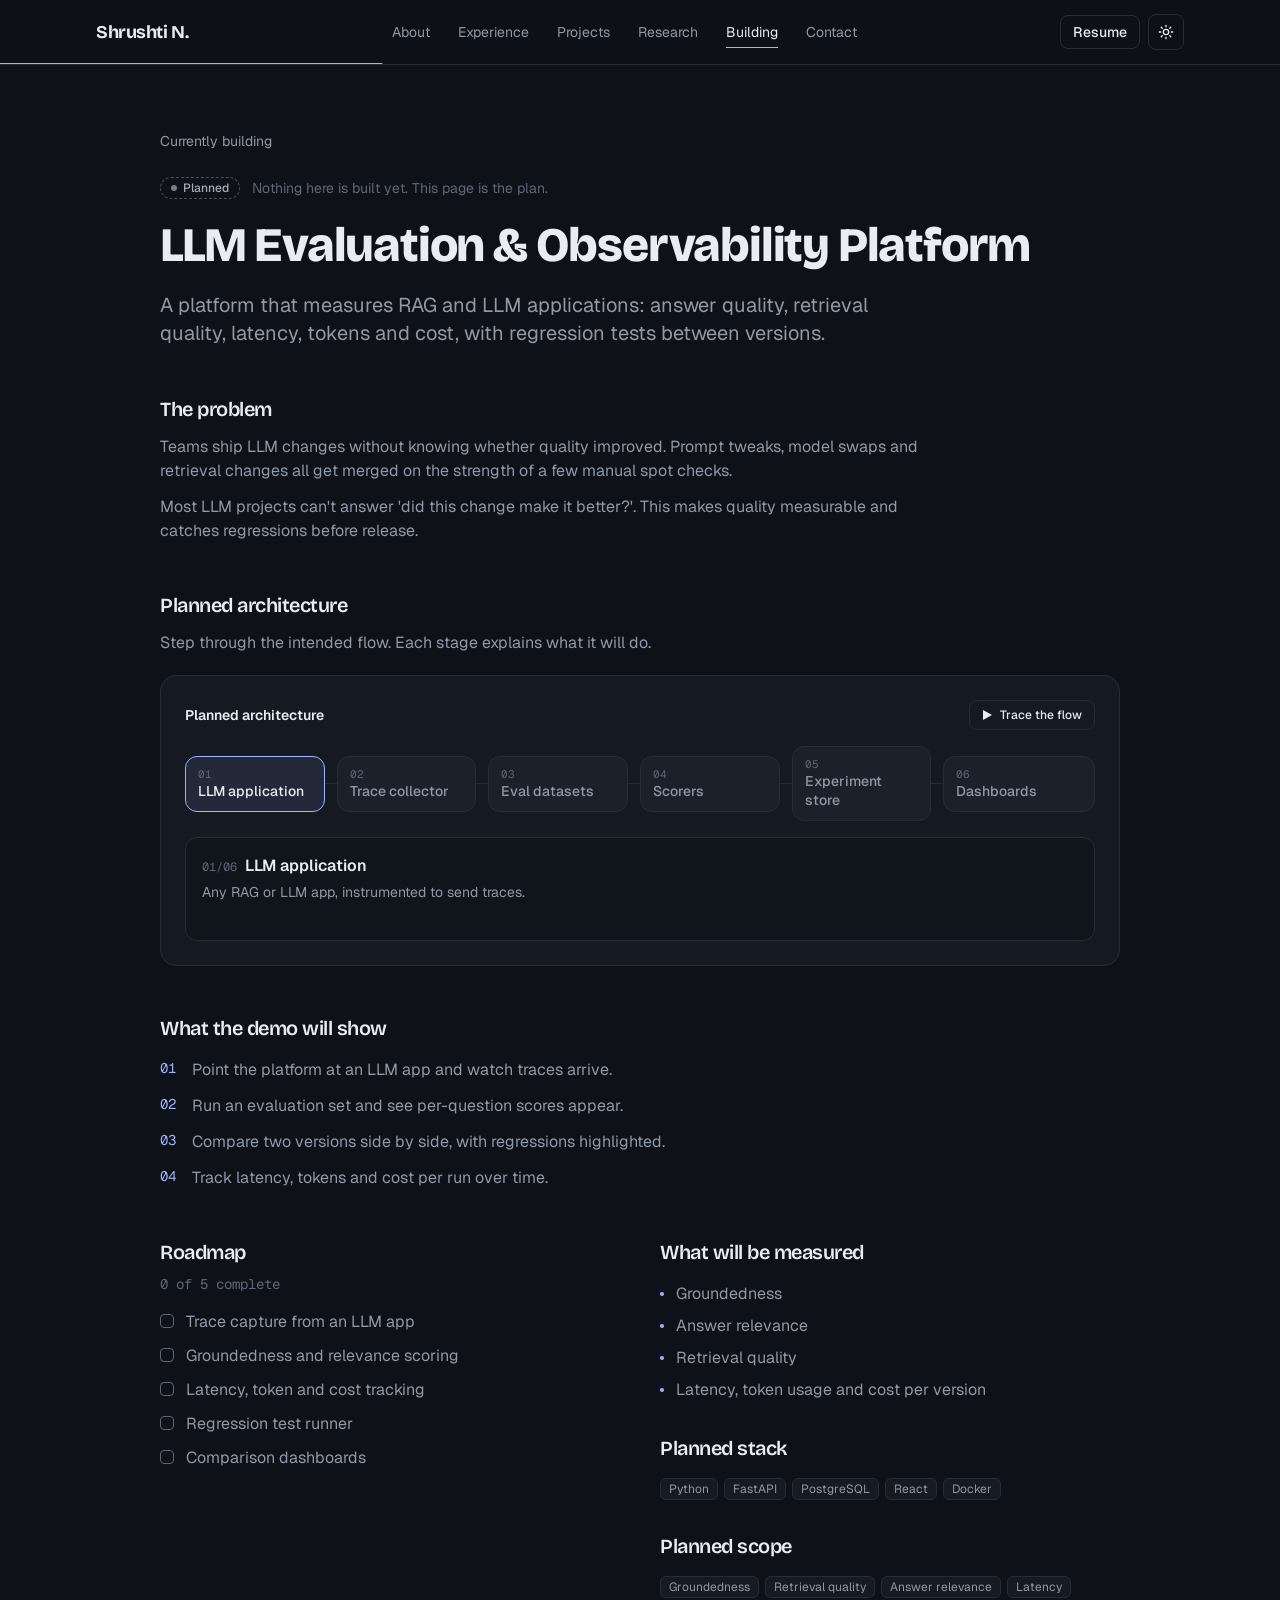
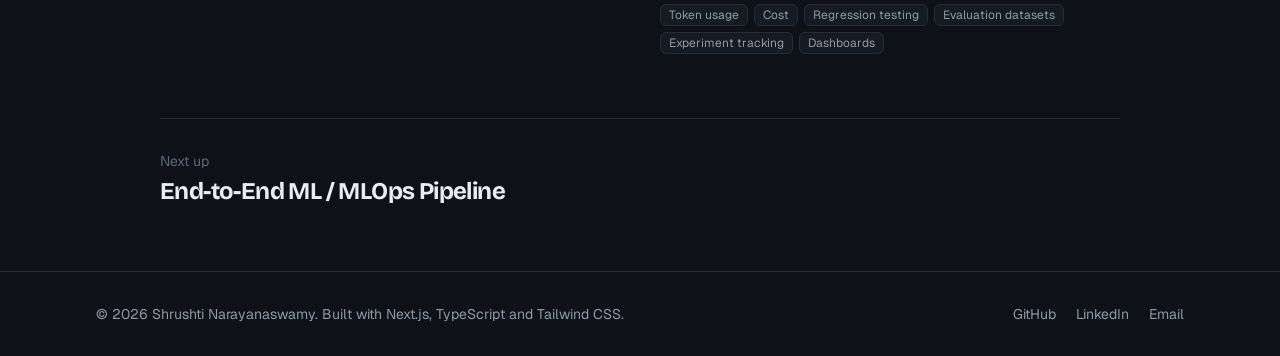
<file: building/llm-eval-platform/index.html>
<!DOCTYPE html><!--GHwYJ1TLy1S9ykXWcJeAw--><html lang="en"><head><meta charSet="utf-8"/><meta name="viewport" content="width=device-width, initial-scale=1"/><link rel="stylesheet" href="/next/static/css/76be0b5621947022.css" data-precedence="next"/><link rel="preload" as="script" fetchPriority="low" href="/next/static/chunks/webpack-2eb758dea75faf50.js"/><script src="/next/static/chunks/4bd1b696-c023c6e3521b1417.js" async=""></script><script src="/next/static/chunks/255-a85cef9cc3a04b12.js" async=""></script><script src="/next/static/chunks/main-app-7203f3699fb9ed25.js" async=""></script><script src="/next/static/chunks/506-51bde6540850d248.js" async=""></script><script src="/next/static/chunks/619-ba102abea3e3d0e4.js" async=""></script><script src="/next/static/chunks/app/layout-f3549f4efefdfa55.js" async=""></script><script src="/next/static/chunks/app/template-29832a300dab4493.js" async=""></script><script src="/next/static/chunks/app/building/%5Bslug%5D/page-203a0b615f74fe95.js" async=""></script><link rel="preconnect" href="https://fonts.googleapis.com"/><link rel="preconnect" href="https://fonts.gstatic.com" crossorigin=""/><meta name="theme-color" media="(prefers-color-scheme: dark)" content="#0e1117"/><meta name="theme-color" media="(prefers-color-scheme: light)" content="#fafaf7"/><title>LLM Evaluation &amp; Observability Platform (planned) | Shrushti Narayanaswamy</title><meta name="description" content="A platform that measures RAG and LLM applications: answer quality, retrieval quality, latency, tokens and cost, with regression tests between versions."/><link rel="author" href="https://shrushti20.github.io"/><meta name="author" content="Shrushti Narayanaswamy"/><meta name="keywords" content="AI Engineer,ML Engineer,LLM,RAG,NLP,Machine Learning,FastAPI,Kubernetes,Bamberg,Germany"/><link rel="canonical" href="https://shrushti20.github.io/building/llm-eval-platform/"/><meta property="og:title" content="Shrushti Narayanaswamy | AI/ML Engineer | LLM &amp; RAG Systems"/><meta property="og:description" content="AI/ML Engineer building LLM applications, RAG systems, NLP pipelines, machine learning systems and cloud-native software."/><meta property="og:url" content="https://shrushti20.github.io/"/><meta property="og:site_name" content="Shrushti Narayanaswamy"/><meta property="og:image" content="https://shrushti20.github.io/og-image.png"/><meta property="og:image:width" content="1200"/><meta property="og:image:height" content="627"/><meta property="og:image:alt" content="Shrushti Narayanaswamy"/><meta property="og:type" content="website"/><meta name="twitter:card" content="summary_large_image"/><meta name="twitter:title" content="Shrushti Narayanaswamy | AI/ML Engineer | LLM &amp; RAG Systems"/><meta name="twitter:description" content="AI/ML Engineer building LLM applications, RAG systems, NLP pipelines, machine learning systems and cloud-native software."/><meta name="twitter:image" content="https://shrushti20.github.io/og-image.png"/><link rel="icon" href="/favicon.svg"/><script>try{if(localStorage.getItem('theme')==='light')document.documentElement.classList.add('light')}catch(e){}</script><link rel="stylesheet" href="https://fonts.googleapis.com/css2?family=Bricolage+Grotesque:opsz,wght@12..96,500..800&amp;family=Geist:wght@400..700&amp;family=Geist+Mono:wght@400;500&amp;display=swap"/><script type="application/ld+json">{"@context":"https://schema.org","@type":"Person","name":"Shrushti Narayanaswamy","jobTitle":"AI / ML Engineer","url":"https://shrushti20.github.io","email":"mailto:shrushtinarayanaswamy@gmail.com","address":{"@type":"PostalAddress","addressLocality":"Bamberg","addressCountry":"DE"},"alumniOf":[{"@type":"CollegeOrUniversity","name":"Otto-Friedrich-Universität Bamberg"},{"@type":"CollegeOrUniversity","name":"Bangalore Institute of Technology"}],"knowsAbout":["Large Language Models","Retrieval-Augmented Generation","Natural Language Processing","Machine Learning","Kubernetes"],"sameAs":["https://www.linkedin.com/in/shrushtinarayanaswamy","https://github.com/shrushti20"]}</script><script src="/next/static/chunks/polyfills-42372ed130431b0a.js" noModule=""></script></head><body class="min-h-screen"><div hidden=""><!--$--><!--/$--></div><a href="#main" class="sr-only focus:not-sr-only focus:fixed focus:left-4 focus:top-4 focus:z-50 focus:rounded-lg focus:bg-accent focus:px-4 focus:py-2 focus:text-accent-ink">Skip to content</a><header class="sticky top-0 z-40 border-b border-rule bg-bg/80 backdrop-blur-md"><nav aria-label="Main" class="mx-auto flex h-16 max-w-6xl items-center justify-between gap-4 px-5 sm:px-8"><a class="font-display text-lg font-bold" href="/">Shrushti N.</a><ul class="hidden items-center gap-7 text-sm md:flex"><li class="relative"><a class="transition-colors hover:text-ink text-muted" href="/#about">About</a></li><li class="relative"><a class="transition-colors hover:text-ink text-muted" href="/#experience">Experience</a></li><li class="relative"><a class="transition-colors hover:text-ink text-muted" href="/projects/">Projects</a></li><li class="relative"><a class="transition-colors hover:text-ink text-muted" href="/research/">Research</a></li><li class="relative"><a class="transition-colors hover:text-ink text-ink" href="/building/">Building</a><span class="absolute -bottom-1.5 left-0 h-px w-full bg-accent"></span></li><li class="relative"><a class="transition-colors hover:text-ink text-muted" href="/#contact">Contact</a></li></ul><div class="flex items-center gap-2"><a href="/resume.pdf" download="" class="hidden rounded-lg border border-rule px-3 py-1.5 text-sm font-medium hover:border-accent sm:inline-block">Resume</a><button aria-label="Switch to light mode" class="grid h-9 w-9 place-items-center rounded-lg border border-rule hover:border-accent"><svg width="16" height="16" viewBox="0 0 24 24" fill="none" stroke="currentColor" stroke-width="2" stroke-linecap="round" aria-hidden="true"><circle cx="12" cy="12" r="4"></circle><path d="M12 2v2M12 20v2M4.9 4.9l1.4 1.4M17.7 17.7l1.4 1.4M2 12h2M20 12h2M4.9 19.1l1.4-1.4M17.7 6.3l1.4-1.4"></path></svg></button><button class="grid h-9 w-9 place-items-center rounded-lg border border-rule md:hidden" aria-expanded="false" aria-controls="mobile-menu" aria-label="Open menu"><svg width="18" height="18" viewBox="0 0 24 24" fill="none" stroke="currentColor" stroke-width="2" stroke-linecap="round" aria-hidden="true"><path d="M4 7h16M4 12h16M4 17h16"></path></svg></button></div><div class="absolute inset-x-0 bottom-0 h-px origin-left bg-accent" aria-hidden="true" style="transform:scaleX(0)"></div></nav></header><main id="main"><div style="opacity:0;transform:translateY(8px)"><article class="mx-auto max-w-5xl px-5 py-12 sm:px-8 sm:py-16"><a class="text-sm text-muted hover:text-ink" href="/building/">Currently building</a><header class="mt-6"><div class="flex flex-wrap items-center gap-3"><span class="inline-flex items-center gap-1.5 rounded-full border px-2.5 py-0.5 text-xs font-medium text-planned border-planned/40 border-dashed"><span aria-hidden="true" class="h-1.5 w-1.5 rounded-full bg-planned/70"></span>Planned</span><span class="text-sm text-faint">Nothing here is built yet. This page is the plan.</span></div><h1 class="mt-4 font-display text-4xl font-extrabold leading-tight sm:text-5xl">LLM Evaluation &amp; Observability Platform</h1><p class="mt-4 max-w-3xl text-xl text-muted">A platform that measures RAG and LLM applications: answer quality, retrieval quality, latency, tokens and cost, with regression tests between versions.</p></header><div class="mt-12 space-y-12"><section><h2 class="font-display text-xl font-semibold">The problem</h2><p class="mt-3 max-w-3xl text-muted">Teams ship LLM changes without knowing whether quality improved. Prompt tweaks, model swaps and retrieval changes all get merged on the strength of a few manual spot checks.</p><p class="mt-3 max-w-3xl text-muted">Most LLM projects can&#x27;t answer &#x27;did this change make it better?&#x27;. This makes quality measurable and catches regressions before release.</p></section><section><h2 class="font-display text-xl font-semibold">Planned architecture</h2><p class="mt-3 max-w-3xl text-muted">Step through the intended flow. Each stage explains what it will do.</p><div class="mt-5"><figure class="rounded-2xl border border-rule bg-surface p-4 sm:p-6"><figcaption class="mb-4 flex flex-wrap items-center justify-between gap-3"><span class="text-sm font-semibold">Planned architecture</span><button class="inline-flex items-center gap-2 rounded-lg border border-rule px-3 py-1.5 text-xs font-medium hover:border-accent"><svg width="10" height="10" viewBox="0 0 10 10" aria-hidden="true" fill="currentColor"><path d="M1 0l9 5-9 5z"></path></svg>Trace the flow</button></figcaption><ol class="flex flex-col lg:flex-row lg:items-stretch "><li class="flex flex-col items-stretch lg:min-w-0 lg:flex-1 lg:flex-row lg:items-center"><button aria-pressed="true" class="relative z-10 w-full rounded-xl border px-3 py-2.5 text-left text-sm leading-snug transition-colors border-accent bg-accent/10 text-ink"><span class="mr-2 font-mono text-[0.68rem] text-faint lg:mr-0 lg:block">01</span><span class="font-medium">LLM application</span></button><span aria-hidden="true" class="relative mx-auto block h-4 w-px lg:mx-0 lg:h-px lg:w-3 lg:flex-none bg-rule transition-colors"></span></li><li class="flex flex-col items-stretch lg:min-w-0 lg:flex-1 lg:flex-row lg:items-center"><button aria-pressed="false" class="relative z-10 w-full rounded-xl border px-3 py-2.5 text-left text-sm leading-snug transition-colors border-rule bg-surface-2 text-muted hover:text-ink"><span class="mr-2 font-mono text-[0.68rem] text-faint lg:mr-0 lg:block">02</span><span class="font-medium">Trace collector</span></button><span aria-hidden="true" class="relative mx-auto block h-4 w-px lg:mx-0 lg:h-px lg:w-3 lg:flex-none bg-rule transition-colors"></span></li><li class="flex flex-col items-stretch lg:min-w-0 lg:flex-1 lg:flex-row lg:items-center"><button aria-pressed="false" class="relative z-10 w-full rounded-xl border px-3 py-2.5 text-left text-sm leading-snug transition-colors border-rule bg-surface-2 text-muted hover:text-ink"><span class="mr-2 font-mono text-[0.68rem] text-faint lg:mr-0 lg:block">03</span><span class="font-medium">Eval datasets</span></button><span aria-hidden="true" class="relative mx-auto block h-4 w-px lg:mx-0 lg:h-px lg:w-3 lg:flex-none bg-rule transition-colors"></span></li><li class="flex flex-col items-stretch lg:min-w-0 lg:flex-1 lg:flex-row lg:items-center"><button aria-pressed="false" class="relative z-10 w-full rounded-xl border px-3 py-2.5 text-left text-sm leading-snug transition-colors border-rule bg-surface-2 text-muted hover:text-ink"><span class="mr-2 font-mono text-[0.68rem] text-faint lg:mr-0 lg:block">04</span><span class="font-medium">Scorers</span></button><span aria-hidden="true" class="relative mx-auto block h-4 w-px lg:mx-0 lg:h-px lg:w-3 lg:flex-none bg-rule transition-colors"></span></li><li class="flex flex-col items-stretch lg:min-w-0 lg:flex-1 lg:flex-row lg:items-center"><button aria-pressed="false" class="relative z-10 w-full rounded-xl border px-3 py-2.5 text-left text-sm leading-snug transition-colors border-rule bg-surface-2 text-muted hover:text-ink"><span class="mr-2 font-mono text-[0.68rem] text-faint lg:mr-0 lg:block">05</span><span class="font-medium">Experiment store</span></button><span aria-hidden="true" class="relative mx-auto block h-4 w-px lg:mx-0 lg:h-px lg:w-3 lg:flex-none bg-rule transition-colors"></span></li><li class="flex flex-col items-stretch lg:min-w-0 lg:flex-1 lg:flex-row lg:items-center"><button aria-pressed="false" class="relative z-10 w-full rounded-xl border px-3 py-2.5 text-left text-sm leading-snug transition-colors border-rule bg-surface-2 text-muted hover:text-ink"><span class="mr-2 font-mono text-[0.68rem] text-faint lg:mr-0 lg:block">06</span><span class="font-medium">Dashboards</span></button></li></ol><div class="mt-4 min-h-[6.5rem] rounded-xl border border-rule bg-bg/60 p-4" aria-live="polite"><div style="opacity:0;transform:translateY(4px)"><div class="flex items-baseline gap-2"><span class="font-mono text-xs text-faint">01<!-- -->/<!-- -->06</span><span class="font-semibold">LLM application</span></div><p class="mt-1 text-sm text-muted">Any RAG or LLM app, instrumented to send traces.</p></div></div></figure></div></section><section><h2 class="font-display text-xl font-semibold">What the demo will show</h2><ol class="mt-4 max-w-3xl space-y-3"><li class="flex gap-4 text-muted"><span class="font-mono text-sm text-accent">01</span><span>Point the platform at an LLM app and watch traces arrive.</span></li><li class="flex gap-4 text-muted"><span class="font-mono text-sm text-accent">02</span><span>Run an evaluation set and see per-question scores appear.</span></li><li class="flex gap-4 text-muted"><span class="font-mono text-sm text-accent">03</span><span>Compare two versions side by side, with regressions highlighted.</span></li><li class="flex gap-4 text-muted"><span class="font-mono text-sm text-accent">04</span><span>Track latency, tokens and cost per run over time.</span></li></ol></section><section class="grid gap-10 md:grid-cols-2"><div><h2 class="font-display text-xl font-semibold">Roadmap</h2><p class="mt-2 font-mono text-sm text-faint">0<!-- --> of <!-- -->5<!-- --> complete</p><ul class="mt-4 space-y-2.5"><li class="flex gap-3 text-muted"><span aria-hidden="true" class="mt-1 h-3.5 w-3.5 flex-none rounded-sm border border-faint"></span>Trace capture from an LLM app</li><li class="flex gap-3 text-muted"><span aria-hidden="true" class="mt-1 h-3.5 w-3.5 flex-none rounded-sm border border-faint"></span>Groundedness and relevance scoring</li><li class="flex gap-3 text-muted"><span aria-hidden="true" class="mt-1 h-3.5 w-3.5 flex-none rounded-sm border border-faint"></span>Latency, token and cost tracking</li><li class="flex gap-3 text-muted"><span aria-hidden="true" class="mt-1 h-3.5 w-3.5 flex-none rounded-sm border border-faint"></span>Regression test runner</li><li class="flex gap-3 text-muted"><span aria-hidden="true" class="mt-1 h-3.5 w-3.5 flex-none rounded-sm border border-faint"></span>Comparison dashboards</li></ul></div><div><h2 class="font-display text-xl font-semibold">What will be measured</h2><ul class="mt-4 space-y-2 text-muted"><li class="flex gap-3"><span aria-hidden="true" class="mt-2.5 h-1 w-1 flex-none rounded-full bg-accent"></span>Groundedness</li><li class="flex gap-3"><span aria-hidden="true" class="mt-2.5 h-1 w-1 flex-none rounded-full bg-accent"></span>Answer relevance</li><li class="flex gap-3"><span aria-hidden="true" class="mt-2.5 h-1 w-1 flex-none rounded-full bg-accent"></span>Retrieval quality</li><li class="flex gap-3"><span aria-hidden="true" class="mt-2.5 h-1 w-1 flex-none rounded-full bg-accent"></span>Latency, token usage and cost per version</li></ul><h2 class="mt-8 font-display text-xl font-semibold">Planned stack</h2><ul class="flex flex-wrap gap-1.5 mt-4"><li class="rounded-md border border-rule bg-surface-2/60 px-2 py-0.5 text-xs text-muted">Python</li><li class="rounded-md border border-rule bg-surface-2/60 px-2 py-0.5 text-xs text-muted">FastAPI</li><li class="rounded-md border border-rule bg-surface-2/60 px-2 py-0.5 text-xs text-muted">PostgreSQL</li><li class="rounded-md border border-rule bg-surface-2/60 px-2 py-0.5 text-xs text-muted">React</li><li class="rounded-md border border-rule bg-surface-2/60 px-2 py-0.5 text-xs text-muted">Docker</li></ul><h2 class="mt-8 font-display text-xl font-semibold">Planned scope</h2><ul class="flex flex-wrap gap-1.5 mt-4"><li class="rounded-md border border-rule bg-surface-2/60 px-2 py-0.5 text-xs text-muted">Groundedness</li><li class="rounded-md border border-rule bg-surface-2/60 px-2 py-0.5 text-xs text-muted">Retrieval quality</li><li class="rounded-md border border-rule bg-surface-2/60 px-2 py-0.5 text-xs text-muted">Answer relevance</li><li class="rounded-md border border-rule bg-surface-2/60 px-2 py-0.5 text-xs text-muted">Latency</li><li class="rounded-md border border-rule bg-surface-2/60 px-2 py-0.5 text-xs text-muted">Token usage</li><li class="rounded-md border border-rule bg-surface-2/60 px-2 py-0.5 text-xs text-muted">Cost</li><li class="rounded-md border border-rule bg-surface-2/60 px-2 py-0.5 text-xs text-muted">Regression testing</li><li class="rounded-md border border-rule bg-surface-2/60 px-2 py-0.5 text-xs text-muted">Evaluation datasets</li><li class="rounded-md border border-rule bg-surface-2/60 px-2 py-0.5 text-xs text-muted">Experiment tracking</li><li class="rounded-md border border-rule bg-surface-2/60 px-2 py-0.5 text-xs text-muted">Dashboards</li></ul></div></section></div><nav class="mt-16 border-t border-rule pt-8" aria-label="Next planned project"><p class="text-sm text-faint">Next up</p><a class="mt-1 inline-block font-display text-2xl font-bold hover:text-accent" href="/building/mlops-pipeline/">End-to-End ML / MLOps Pipeline</a></nav></article><!--$--><!--/$--></div></main><footer class="border-t border-rule"><div class="mx-auto flex max-w-6xl flex-wrap items-center justify-between gap-4 px-5 py-8 text-sm text-muted sm:px-8"><p>© <!-- -->2026<!-- --> <!-- -->Shrushti Narayanaswamy<!-- -->. Built with Next.js, TypeScript and Tailwind CSS.</p><ul class="flex gap-5"><li><a class="hover:text-ink" href="https://github.com/shrushti20" target="_blank" rel="noopener">GitHub</a></li><li><a class="hover:text-ink" href="https://www.linkedin.com/in/shrushtinarayanaswamy" target="_blank" rel="noopener">LinkedIn</a></li><li><a class="hover:text-ink" href="mailto:shrushtinarayanaswamy@gmail.com">Email</a></li></ul></div></footer><script src="/next/static/chunks/webpack-2eb758dea75faf50.js" id="_R_" async=""></script><script>(self.__next_f=self.__next_f||[]).push([0])</script><script>self.__next_f.push([1,"1:\"$Sreact.fragment\"\n2:I[879,[\"506\",\"static/chunks/506-51bde6540850d248.js\",\"619\",\"static/chunks/619-ba102abea3e3d0e4.js\",\"177\",\"static/chunks/app/layout-f3549f4efefdfa55.js\"],\"Nav\"]\n3:I[9766,[],\"\"]\n4:I[1212,[\"506\",\"static/chunks/506-51bde6540850d248.js\",\"397\",\"static/chunks/app/template-29832a300dab4493.js\"],\"default\"]\n5:I[8924,[],\"\"]\n6:I[2619,[\"506\",\"static/chunks/506-51bde6540850d248.js\",\"619\",\"static/chunks/619-ba102abea3e3d0e4.js\",\"125\",\"static/chunks/app/building/%5Bslug%5D/page-203a0b615f74fe95.js\"],\"\"]\n7:I[1216,[\"506\",\"static/chunks/506-51bde6540850d248.js\",\"619\",\"static/chunks/619-ba102abea3e3d0e4.js\",\"177\",\"static/chunks/app/layout-f3549f4efefdfa55.js\"],\"BackToTop\"]\nb:I[7150,[],\"\"]\n:HL[\"/next/static/css/76be0b5621947022.css\",\"style\"]\n"])</script><script>self.__next_f.push([1,"0:{\"P\":null,\"b\":\"GHwYJ1TLy1S9ykXWcJeAw\",\"p\":\"\",\"c\":[\"\",\"building\",\"llm-eval-platform\",\"\"],\"i\":false,\"f\":[[[\"\",{\"children\":[\"building\",{\"children\":[[\"slug\",\"llm-eval-platform\",\"d\"],{\"children\":[\"__PAGE__\",{}]}]}]},\"$undefined\",\"$undefined\",true],[\"\",[\"$\",\"$1\",\"c\",{\"children\":[[[\"$\",\"link\",\"0\",{\"rel\":\"stylesheet\",\"href\":\"/next/static/css/76be0b5621947022.css\",\"precedence\":\"next\",\"crossOrigin\":\"$undefined\",\"nonce\":\"$undefined\"}]],[\"$\",\"html\",null,{\"lang\":\"en\",\"suppressHydrationWarning\":true,\"children\":[[\"$\",\"head\",null,{\"children\":[[\"$\",\"script\",null,{\"dangerouslySetInnerHTML\":{\"__html\":\"try{if(localStorage.getItem('theme')==='light')document.documentElement.classList.add('light')}catch(e){}\"}}],[\"$\",\"link\",null,{\"rel\":\"preconnect\",\"href\":\"https://fonts.googleapis.com\"}],[\"$\",\"link\",null,{\"rel\":\"preconnect\",\"href\":\"https://fonts.gstatic.com\",\"crossOrigin\":\"\"}],[\"$\",\"link\",null,{\"rel\":\"stylesheet\",\"href\":\"https://fonts.googleapis.com/css2?family=Bricolage+Grotesque:opsz,wght@12..96,500..800\u0026family=Geist:wght@400..700\u0026family=Geist+Mono:wght@400;500\u0026display=swap\"}],[\"$\",\"script\",null,{\"type\":\"application/ld+json\",\"dangerouslySetInnerHTML\":{\"__html\":\"{\\\"@context\\\":\\\"https://schema.org\\\",\\\"@type\\\":\\\"Person\\\",\\\"name\\\":\\\"Shrushti Narayanaswamy\\\",\\\"jobTitle\\\":\\\"AI / ML Engineer\\\",\\\"url\\\":\\\"https://shrushti20.github.io\\\",\\\"email\\\":\\\"mailto:shrushtinarayanaswamy@gmail.com\\\",\\\"address\\\":{\\\"@type\\\":\\\"PostalAddress\\\",\\\"addressLocality\\\":\\\"Bamberg\\\",\\\"addressCountry\\\":\\\"DE\\\"},\\\"alumniOf\\\":[{\\\"@type\\\":\\\"CollegeOrUniversity\\\",\\\"name\\\":\\\"Otto-Friedrich-Universität Bamberg\\\"},{\\\"@type\\\":\\\"CollegeOrUniversity\\\",\\\"name\\\":\\\"Bangalore Institute of Technology\\\"}],\\\"knowsAbout\\\":[\\\"Large Language Models\\\",\\\"Retrieval-Augmented Generation\\\",\\\"Natural Language Processing\\\",\\\"Machine Learning\\\",\\\"Kubernetes\\\"],\\\"sameAs\\\":[\\\"https://www.linkedin.com/in/shrushtinarayanaswamy\\\",\\\"https://github.com/shrushti20\\\"]}\"}}]]}],[\"$\",\"body\",null,{\"className\":\"min-h-screen\",\"children\":[[\"$\",\"a\",null,{\"href\":\"#main\",\"className\":\"sr-only focus:not-sr-only focus:fixed focus:left-4 focus:top-4 focus:z-50 focus:rounded-lg focus:bg-accent focus:px-4 focus:py-2 focus:text-accent-ink\",\"children\":\"Skip to content\"}],[\"$\",\"$L2\",null,{}],[\"$\",\"main\",null,{\"id\":\"main\",\"children\":[\"$\",\"$L3\",null,{\"parallelRouterKey\":\"children\",\"error\":\"$undefined\",\"errorStyles\":\"$undefined\",\"errorScripts\":\"$undefined\",\"template\":[\"$\",\"$L4\",null,{\"children\":[\"$\",\"$L5\",null,{}]}],\"templateStyles\":[],\"templateScripts\":[],\"notFound\":[[\"$\",\"div\",null,{\"className\":\"mx-auto max-w-3xl px-5 py-32 text-center\",\"children\":[[\"$\",\"p\",null,{\"className\":\"font-mono text-sm text-faint\",\"children\":\"404\"}],[\"$\",\"h1\",null,{\"className\":\"mt-3 font-display text-4xl font-extrabold\",\"children\":\"Nothing retrieved for this page.\"}],[\"$\",\"p\",null,{\"className\":\"mt-4 text-muted\",\"children\":\"The page you're looking for doesn't exist.\"}],[\"$\",\"$L6\",null,{\"href\":\"/\",\"className\":\"mt-8 inline-block rounded-xl bg-accent px-5 py-2.5 text-sm font-semibold text-accent-ink\",\"children\":\"Back to home\"}]]}],[]],\"forbidden\":\"$undefined\",\"unauthorized\":\"$undefined\"}]}],[\"$\",\"footer\",null,{\"className\":\"border-t border-rule\",\"children\":[\"$\",\"div\",null,{\"className\":\"mx-auto flex max-w-6xl flex-wrap items-center justify-between gap-4 px-5 py-8 text-sm text-muted sm:px-8\",\"children\":[[\"$\",\"p\",null,{\"children\":[\"© \",2026,\" \",\"Shrushti Narayanaswamy\",\". Built with Next.js, TypeScript and Tailwind CSS.\"]}],[\"$\",\"ul\",null,{\"className\":\"flex gap-5\",\"children\":[[\"$\",\"li\",null,{\"children\":[\"$\",\"a\",null,{\"className\":\"hover:text-ink\",\"href\":\"https://github.com/shrushti20\",\"target\":\"_blank\",\"rel\":\"noopener\",\"children\":\"GitHub\"}]}],[\"$\",\"li\",null,{\"children\":[\"$\",\"a\",null,{\"className\":\"hover:text-ink\",\"href\":\"https://www.linkedin.com/in/shrushtinarayanaswamy\",\"target\":\"_blank\",\"rel\":\"noopener\",\"children\":\"LinkedIn\"}]}],[\"$\",\"li\",null,{\"children\":[\"$\",\"a\",null,{\"className\":\"hover:text-ink\",\"href\":\"mailto:shrushtinarayanaswamy@gmail.com\",\"children\":\"Email\"}]}]]}]]}]}],[\"$\",\"$L7\",null,{}]]}]]}]]}],{\"children\":[\"building\",[\"$\",\"$1\",\"c\",{\"children\":[null,[\"$\",\"$L3\",null,{\"parallelRouterKey\":\"children\",\"error\":\"$undefined\",\"errorStyles\":\"$undefined\",\"errorScripts\":\"$undefined\",\"template\":[\"$\",\"$L5\",null,{}],\"templateStyles\":\"$undefined\",\"templateScripts\":\"$undefined\",\"notFound\":\"$undefined\",\"forbidden\":\"$undefined\",\"unauthorized\":\"$undefined\"}]]}],{\"children\":[[\"slug\",\"llm-eval-platform\",\"d\"],[\"$\",\"$1\",\"c\",{\"children\":[null,[\"$\",\"$L3\",null,{\"parallelRouterKey\":\"children\",\"error\":\"$undefined\",\"errorStyles\":\"$undefined\",\"errorScripts\":\"$undefined\",\"template\":\"$L8\",\"templateStyles\":\"$undefined\",\"templateScripts\":\"$undefined\",\"notFound\":\"$undefined\",\"forbidden\":\"$undefined\",\"unauthorized\":\"$undefined\"}]]}],{\"children\":[\"__PAGE__\",\"$L9\",{},null,false]},null,false]},null,false]},null,false],\"$La\",false]],\"m\":\"$undefined\",\"G\":[\"$b\",[]],\"s\":false,\"S\":true}\n"])</script><script>self.__next_f.push([1,"d:I[4431,[],\"OutletBoundary\"]\nf:I[5278,[],\"AsyncMetadataOutlet\"]\n11:I[4431,[],\"ViewportBoundary\"]\n13:I[4431,[],\"MetadataBoundary\"]\n14:\"$Sreact.suspense\"\n8:[\"$\",\"$L5\",null,{}]\n9:[\"$\",\"$1\",\"c\",{\"children\":[\"$Lc\",null,[\"$\",\"$Ld\",null,{\"children\":[\"$Le\",[\"$\",\"$Lf\",null,{\"promise\":\"$@10\"}]]}]]}]\na:[\"$\",\"$1\",\"h\",{\"children\":[null,[[\"$\",\"$L11\",null,{\"children\":\"$L12\"}],null],[\"$\",\"$L13\",null,{\"children\":[\"$\",\"div\",null,{\"hidden\":true,\"children\":[\"$\",\"$14\",null,{\"fallback\":null,\"children\":\"$L15\"}]}]}]]}]\n"])</script><script>self.__next_f.push([1,"16:I[2976,[\"506\",\"static/chunks/506-51bde6540850d248.js\",\"619\",\"static/chunks/619-ba102abea3e3d0e4.js\",\"125\",\"static/chunks/app/building/%5Bslug%5D/page-203a0b615f74fe95.js\"],\"Diagram\"]\n"])</script><script>self.__next_f.push([1,"c:[\"$\",\"article\",null,{\"className\":\"mx-auto max-w-5xl px-5 py-12 sm:px-8 sm:py-16\",\"children\":[[\"$\",\"$L6\",null,{\"href\":\"/building/\",\"className\":\"text-sm text-muted hover:text-ink\",\"children\":\"Currently building\"}],[\"$\",\"header\",null,{\"className\":\"mt-6\",\"children\":[[\"$\",\"div\",null,{\"className\":\"flex flex-wrap items-center gap-3\",\"children\":[[\"$\",\"span\",null,{\"className\":\"inline-flex items-center gap-1.5 rounded-full border px-2.5 py-0.5 text-xs font-medium text-planned border-planned/40 border-dashed\",\"children\":[[\"$\",\"span\",null,{\"aria-hidden\":true,\"className\":\"h-1.5 w-1.5 rounded-full bg-planned/70\"}],\"Planned\"]}],[\"$\",\"span\",null,{\"className\":\"text-sm text-faint\",\"children\":\"Nothing here is built yet. This page is the plan.\"}]]}],[\"$\",\"h1\",null,{\"className\":\"mt-4 font-display text-4xl font-extrabold leading-tight sm:text-5xl\",\"children\":\"LLM Evaluation \u0026 Observability Platform\"}],[\"$\",\"p\",null,{\"className\":\"mt-4 max-w-3xl text-xl text-muted\",\"children\":\"A platform that measures RAG and LLM applications: answer quality, retrieval quality, latency, tokens and cost, with regression tests between versions.\"}]]}],[\"$\",\"div\",null,{\"className\":\"mt-12 space-y-12\",\"children\":[[\"$\",\"section\",null,{\"children\":[[\"$\",\"h2\",null,{\"className\":\"font-display text-xl font-semibold\",\"children\":\"The problem\"}],[\"$\",\"p\",null,{\"className\":\"mt-3 max-w-3xl text-muted\",\"children\":\"Teams ship LLM changes without knowing whether quality improved. Prompt tweaks, model swaps and retrieval changes all get merged on the strength of a few manual spot checks.\"}],[\"$\",\"p\",null,{\"className\":\"mt-3 max-w-3xl text-muted\",\"children\":\"Most LLM projects can't answer 'did this change make it better?'. This makes quality measurable and catches regressions before release.\"}]]}],[\"$\",\"section\",null,{\"children\":[[\"$\",\"h2\",null,{\"className\":\"font-display text-xl font-semibold\",\"children\":\"Planned architecture\"}],[\"$\",\"p\",null,{\"className\":\"mt-3 max-w-3xl text-muted\",\"children\":\"Step through the intended flow. Each stage explains what it will do.\"}],[\"$\",\"div\",null,{\"className\":\"mt-5\",\"children\":[\"$\",\"$L16\",null,{\"diagram\":{\"title\":\"Planned architecture\",\"kind\":\"pipeline\",\"nodes\":[{\"id\":\"app\",\"label\":\"LLM application\",\"detail\":\"Any RAG or LLM app, instrumented to send traces.\"},{\"id\":\"trace\",\"label\":\"Trace collector\",\"detail\":\"Records prompts, retrieved context, outputs, latency and token counts.\"},{\"id\":\"ds\",\"label\":\"Eval datasets\",\"detail\":\"Versioned question sets with reference answers.\"},{\"id\":\"score\",\"label\":\"Scorers\",\"detail\":\"Groundedness, retrieval quality and answer relevance metrics.\"},{\"id\":\"store\",\"label\":\"Experiment store\",\"detail\":\"Every run is stored and comparable by version.\"},{\"id\":\"dash\",\"label\":\"Dashboards\",\"detail\":\"Quality, latency and cost over time, with regressions highlighted.\"}]}}]}]]}],[\"$\",\"section\",null,{\"children\":[[\"$\",\"h2\",null,{\"className\":\"font-display text-xl font-semibold\",\"children\":\"What the demo will show\"}],[\"$\",\"ol\",null,{\"className\":\"mt-4 max-w-3xl space-y-3\",\"children\":[[\"$\",\"li\",\"Point the platform at an LLM app and watch traces arrive.\",{\"className\":\"flex gap-4 text-muted\",\"children\":[[\"$\",\"span\",null,{\"className\":\"font-mono text-sm text-accent\",\"children\":\"01\"}],[\"$\",\"span\",null,{\"children\":\"Point the platform at an LLM app and watch traces arrive.\"}]]}],[\"$\",\"li\",\"Run an evaluation set and see per-question scores appear.\",{\"className\":\"flex gap-4 text-muted\",\"children\":[[\"$\",\"span\",null,{\"className\":\"font-mono text-sm text-accent\",\"children\":\"02\"}],[\"$\",\"span\",null,{\"children\":\"Run an evaluation set and see per-question scores appear.\"}]]}],[\"$\",\"li\",\"Compare two versions side by side, with regressions highlighted.\",{\"className\":\"flex gap-4 text-muted\",\"children\":[[\"$\",\"span\",null,{\"className\":\"font-mono text-sm text-accent\",\"children\":\"03\"}],[\"$\",\"span\",null,{\"children\":\"Compare two versions side by side, with regressions highlighted.\"}]]}],[\"$\",\"li\",\"Track latency, tokens and cost per run over time.\",{\"className\":\"flex gap-4 text-muted\",\"children\":[\"$L17\",\"$L18\"]}]]}]]}],\"$L19\"]}],\"$L1a\"]}]\n"])</script><script>self.__next_f.push([1,"17:[\"$\",\"span\",null,{\"className\":\"font-mono text-sm text-accent\",\"children\":\"04\"}]\n18:[\"$\",\"span\",null,{\"children\":\"Track latency, tokens and cost per run over time.\"}]\n"])</script><script>self.__next_f.push([1,"19:[\"$\",\"section\",null,{\"className\":\"grid gap-10 md:grid-cols-2\",\"children\":[[\"$\",\"div\",null,{\"children\":[[\"$\",\"h2\",null,{\"className\":\"font-display text-xl font-semibold\",\"children\":\"Roadmap\"}],[\"$\",\"p\",null,{\"className\":\"mt-2 font-mono text-sm text-faint\",\"children\":[0,\" of \",5,\" complete\"]}],[\"$\",\"ul\",null,{\"className\":\"mt-4 space-y-2.5\",\"children\":[[\"$\",\"li\",\"Trace capture from an LLM app\",{\"className\":\"flex gap-3 text-muted\",\"children\":[[\"$\",\"span\",null,{\"aria-hidden\":true,\"className\":\"mt-1 h-3.5 w-3.5 flex-none rounded-sm border border-faint\"}],\"Trace capture from an LLM app\"]}],[\"$\",\"li\",\"Groundedness and relevance scoring\",{\"className\":\"flex gap-3 text-muted\",\"children\":[[\"$\",\"span\",null,{\"aria-hidden\":true,\"className\":\"mt-1 h-3.5 w-3.5 flex-none rounded-sm border border-faint\"}],\"Groundedness and relevance scoring\"]}],[\"$\",\"li\",\"Latency, token and cost tracking\",{\"className\":\"flex gap-3 text-muted\",\"children\":[[\"$\",\"span\",null,{\"aria-hidden\":true,\"className\":\"mt-1 h-3.5 w-3.5 flex-none rounded-sm border border-faint\"}],\"Latency, token and cost tracking\"]}],[\"$\",\"li\",\"Regression test runner\",{\"className\":\"flex gap-3 text-muted\",\"children\":[[\"$\",\"span\",null,{\"aria-hidden\":true,\"className\":\"mt-1 h-3.5 w-3.5 flex-none rounded-sm border border-faint\"}],\"Regression test runner\"]}],[\"$\",\"li\",\"Comparison dashboards\",{\"className\":\"flex gap-3 text-muted\",\"children\":[[\"$\",\"span\",null,{\"aria-hidden\":true,\"className\":\"mt-1 h-3.5 w-3.5 flex-none rounded-sm border border-faint\"}],\"Comparison dashboards\"]}]]}]]}],[\"$\",\"div\",null,{\"children\":[[[\"$\",\"h2\",null,{\"className\":\"font-display text-xl font-semibold\",\"children\":\"What will be measured\"}],[\"$\",\"ul\",null,{\"className\":\"mt-4 space-y-2 text-muted\",\"children\":[[\"$\",\"li\",\"Groundedness\",{\"className\":\"flex gap-3\",\"children\":[[\"$\",\"span\",null,{\"aria-hidden\":true,\"className\":\"mt-2.5 h-1 w-1 flex-none rounded-full bg-accent\"}],\"Groundedness\"]}],[\"$\",\"li\",\"Answer relevance\",{\"className\":\"flex gap-3\",\"children\":[[\"$\",\"span\",null,{\"aria-hidden\":true,\"className\":\"mt-2.5 h-1 w-1 flex-none rounded-full bg-accent\"}],\"Answer relevance\"]}],[\"$\",\"li\",\"Retrieval quality\",{\"className\":\"flex gap-3\",\"children\":[[\"$\",\"span\",null,{\"aria-hidden\":true,\"className\":\"mt-2.5 h-1 w-1 flex-none rounded-full bg-accent\"}],\"Retrieval quality\"]}],[\"$\",\"li\",\"Latency, token usage and cost per version\",{\"className\":\"flex gap-3\",\"children\":[[\"$\",\"span\",null,{\"aria-hidden\":true,\"className\":\"mt-2.5 h-1 w-1 flex-none rounded-full bg-accent\"}],\"Latency, token usage and cost per version\"]}]]}]],[\"$\",\"h2\",null,{\"className\":\"mt-8 font-display text-xl font-semibold\",\"children\":\"Planned stack\"}],[\"$\",\"ul\",null,{\"className\":\"flex flex-wrap gap-1.5 mt-4\",\"children\":[[\"$\",\"li\",\"Python\",{\"className\":\"rounded-md border border-rule bg-surface-2/60 px-2 py-0.5 text-xs text-muted\",\"children\":\"Python\"}],[\"$\",\"li\",\"FastAPI\",{\"className\":\"rounded-md border border-rule bg-surface-2/60 px-2 py-0.5 text-xs text-muted\",\"children\":\"FastAPI\"}],[\"$\",\"li\",\"PostgreSQL\",{\"className\":\"rounded-md border border-rule bg-surface-2/60 px-2 py-0.5 text-xs text-muted\",\"children\":\"PostgreSQL\"}],[\"$\",\"li\",\"React\",{\"className\":\"rounded-md border border-rule bg-surface-2/60 px-2 py-0.5 text-xs text-muted\",\"children\":\"React\"}],[\"$\",\"li\",\"Docker\",{\"className\":\"rounded-md border border-rule bg-surface-2/60 px-2 py-0.5 text-xs text-muted\",\"children\":\"Docker\"}]]}],[\"$\",\"h2\",null,{\"className\":\"mt-8 font-display text-xl font-semibold\",\"children\":\"Planned scope\"}],[\"$\",\"ul\",null,{\"className\":\"flex flex-wrap gap-1.5 mt-4\",\"children\":[[\"$\",\"li\",\"Groundedness\",{\"className\":\"rounded-md border border-rule bg-surface-2/60 px-2 py-0.5 text-xs text-muted\",\"children\":\"Groundedness\"}],[\"$\",\"li\",\"Retrieval quality\",{\"className\":\"rounded-md border border-rule bg-surface-2/60 px-2 py-0.5 text-xs text-muted\",\"children\":\"Retrieval quality\"}],[\"$\",\"li\",\"Answer relevance\",{\"className\":\"rounded-md border border-rule bg-surface-2/60 px-2 py-0.5 text-xs text-muted\",\"children\":\"Answer relevance\"}],[\"$\",\"li\",\"Latency\",{\"className\":\"rounded-md border border-rule bg-surface-2/60 px-2 py-0.5 text-xs text-muted\",\"children\":\"Latency\"}],\"$L1b\",\"$L1c\",\"$L1d\",\"$L1e\",\"$L1f\",\"$L20\"]}]]}]]}]\n"])</script><script>self.__next_f.push([1,"1a:[\"$\",\"nav\",null,{\"className\":\"mt-16 border-t border-rule pt-8\",\"aria-label\":\"Next planned project\",\"children\":[[\"$\",\"p\",null,{\"className\":\"text-sm text-faint\",\"children\":\"Next up\"}],[\"$\",\"$L6\",null,{\"href\":\"/building/mlops-pipeline/\",\"className\":\"mt-1 inline-block font-display text-2xl font-bold hover:text-accent\",\"children\":\"End-to-End ML / MLOps Pipeline\"}]]}]\n"])</script><script>self.__next_f.push([1,"1b:[\"$\",\"li\",\"Token usage\",{\"className\":\"rounded-md border border-rule bg-surface-2/60 px-2 py-0.5 text-xs text-muted\",\"children\":\"Token usage\"}]\n1c:[\"$\",\"li\",\"Cost\",{\"className\":\"rounded-md border border-rule bg-surface-2/60 px-2 py-0.5 text-xs text-muted\",\"children\":\"Cost\"}]\n1d:[\"$\",\"li\",\"Regression testing\",{\"className\":\"rounded-md border border-rule bg-surface-2/60 px-2 py-0.5 text-xs text-muted\",\"children\":\"Regression testing\"}]\n1e:[\"$\",\"li\",\"Evaluation datasets\",{\"className\":\"rounded-md border border-rule bg-surface-2/60 px-2 py-0.5 text-xs text-muted\",\"children\":\"Evaluation datasets\"}]\n1f:[\"$\",\"li\",\"Experiment tracking\",{\"className\":\"rounded-md border border-rule bg-surface-2/60 px-2 py-0.5 text-xs text-muted\",\"children\":\"Experiment tracking\"}]\n20:[\"$\",\"li\",\"Dashboards\",{\"className\":\"rounded-md border border-rule bg-surface-2/60 px-2 py-0.5 text-xs text-muted\",\"children\":\"Dashboards\"}]\n"])</script><script>self.__next_f.push([1,"12:[[\"$\",\"meta\",\"0\",{\"charSet\":\"utf-8\"}],[\"$\",\"meta\",\"1\",{\"name\":\"viewport\",\"content\":\"width=device-width, initial-scale=1\"}],[\"$\",\"meta\",\"2\",{\"name\":\"theme-color\",\"media\":\"(prefers-color-scheme: dark)\",\"content\":\"#0e1117\"}],[\"$\",\"meta\",\"3\",{\"name\":\"theme-color\",\"media\":\"(prefers-color-scheme: light)\",\"content\":\"#fafaf7\"}]]\ne:null\n"])</script><script>self.__next_f.push([1,"21:I[622,[],\"IconMark\"]\n"])</script><script>self.__next_f.push([1,"10:{\"metadata\":[[\"$\",\"title\",\"0\",{\"children\":\"LLM Evaluation \u0026 Observability Platform (planned) | Shrushti Narayanaswamy\"}],[\"$\",\"meta\",\"1\",{\"name\":\"description\",\"content\":\"A platform that measures RAG and LLM applications: answer quality, retrieval quality, latency, tokens and cost, with regression tests between versions.\"}],[\"$\",\"link\",\"2\",{\"rel\":\"author\",\"href\":\"https://shrushti20.github.io\"}],[\"$\",\"meta\",\"3\",{\"name\":\"author\",\"content\":\"Shrushti Narayanaswamy\"}],[\"$\",\"meta\",\"4\",{\"name\":\"keywords\",\"content\":\"AI Engineer,ML Engineer,LLM,RAG,NLP,Machine Learning,FastAPI,Kubernetes,Bamberg,Germany\"}],[\"$\",\"link\",\"5\",{\"rel\":\"canonical\",\"href\":\"https://shrushti20.github.io/building/llm-eval-platform/\"}],[\"$\",\"meta\",\"6\",{\"property\":\"og:title\",\"content\":\"Shrushti Narayanaswamy | AI/ML Engineer | LLM \u0026 RAG Systems\"}],[\"$\",\"meta\",\"7\",{\"property\":\"og:description\",\"content\":\"AI/ML Engineer building LLM applications, RAG systems, NLP pipelines, machine learning systems and cloud-native software.\"}],[\"$\",\"meta\",\"8\",{\"property\":\"og:url\",\"content\":\"https://shrushti20.github.io/\"}],[\"$\",\"meta\",\"9\",{\"property\":\"og:site_name\",\"content\":\"Shrushti Narayanaswamy\"}],[\"$\",\"meta\",\"10\",{\"property\":\"og:image\",\"content\":\"https://shrushti20.github.io/og-image.png\"}],[\"$\",\"meta\",\"11\",{\"property\":\"og:image:width\",\"content\":\"1200\"}],[\"$\",\"meta\",\"12\",{\"property\":\"og:image:height\",\"content\":\"627\"}],[\"$\",\"meta\",\"13\",{\"property\":\"og:image:alt\",\"content\":\"Shrushti Narayanaswamy\"}],[\"$\",\"meta\",\"14\",{\"property\":\"og:type\",\"content\":\"website\"}],[\"$\",\"meta\",\"15\",{\"name\":\"twitter:card\",\"content\":\"summary_large_image\"}],[\"$\",\"meta\",\"16\",{\"name\":\"twitter:title\",\"content\":\"Shrushti Narayanaswamy | AI/ML Engineer | LLM \u0026 RAG Systems\"}],[\"$\",\"meta\",\"17\",{\"name\":\"twitter:description\",\"content\":\"AI/ML Engineer building LLM applications, RAG systems, NLP pipelines, machine learning systems and cloud-native software.\"}],[\"$\",\"meta\",\"18\",{\"name\":\"twitter:image\",\"content\":\"https://shrushti20.github.io/og-image.png\"}],[\"$\",\"link\",\"19\",{\"rel\":\"icon\",\"href\":\"/favicon.svg\"}],[\"$\",\"$L21\",\"20\",{}]],\"error\":null,\"digest\":\"$undefined\"}\n"])</script><script>self.__next_f.push([1,"15:\"$10:metadata\"\n"])</script></body></html>
</file>
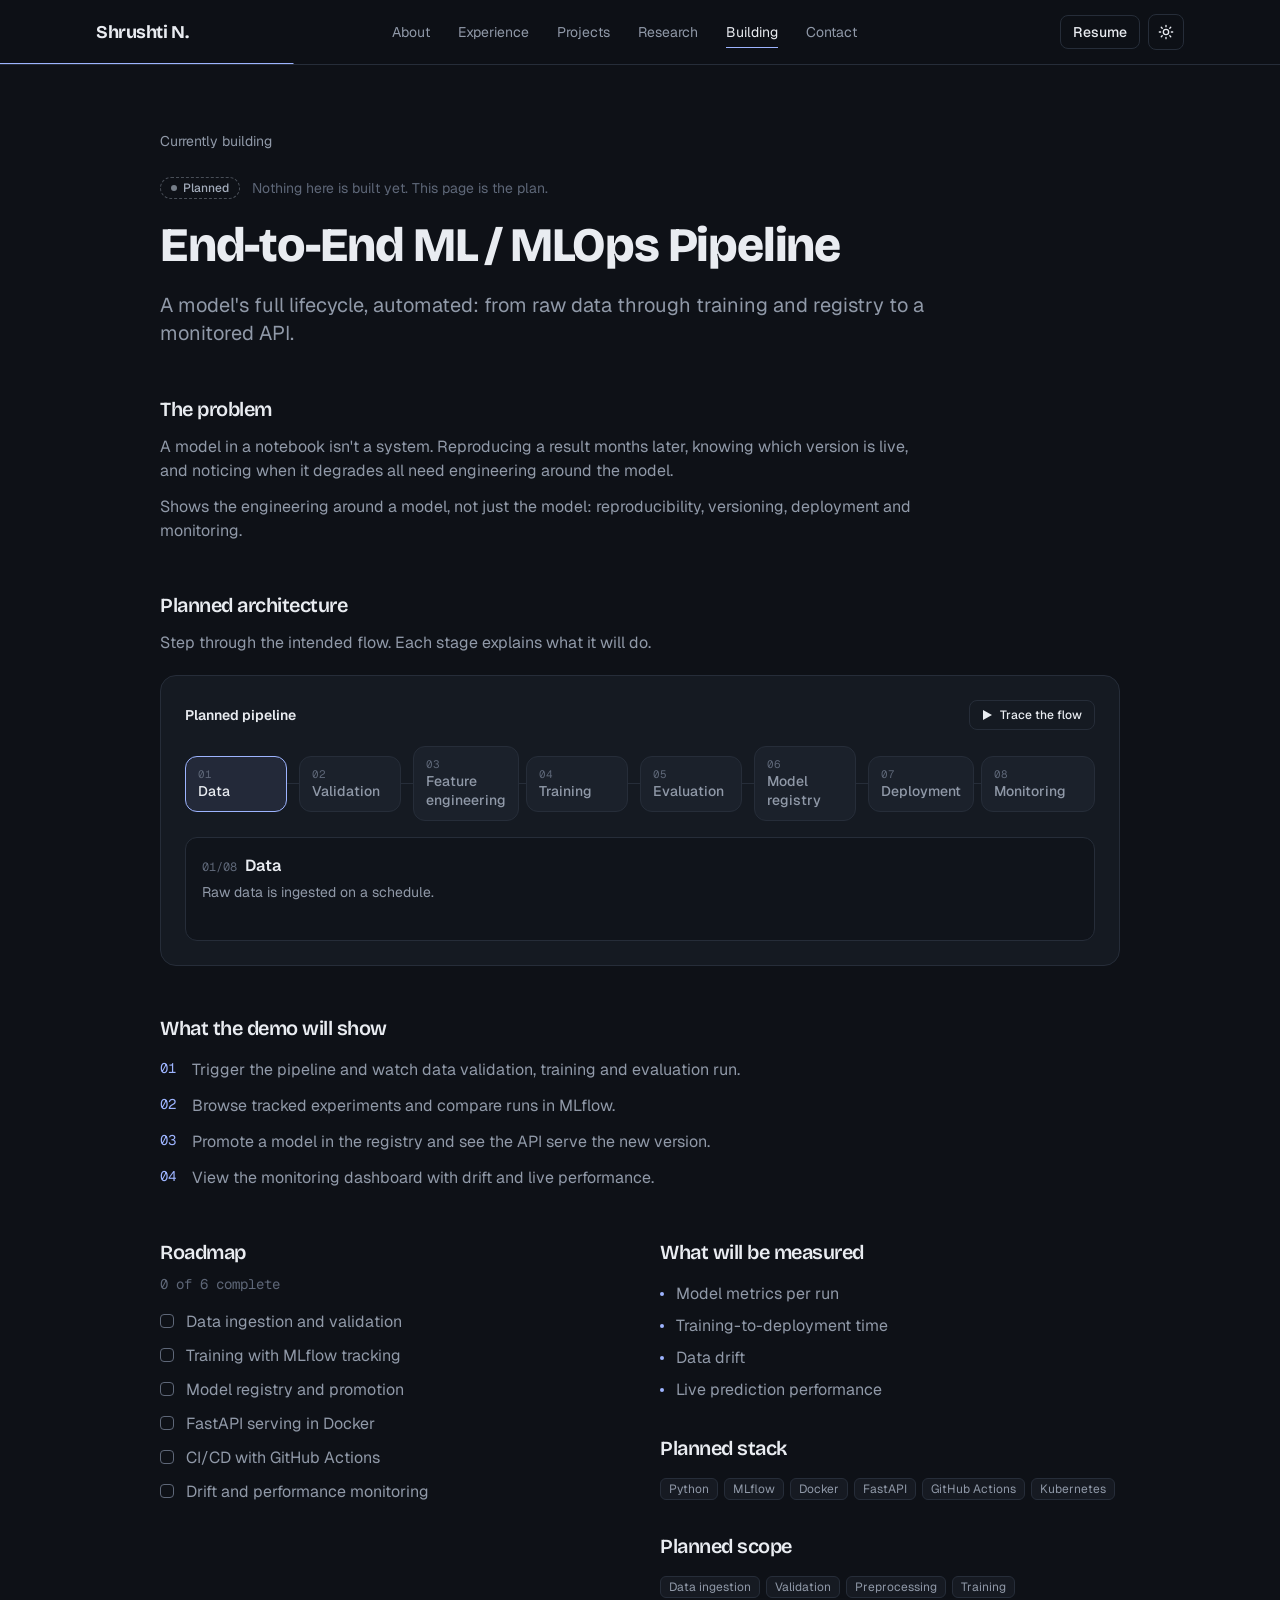
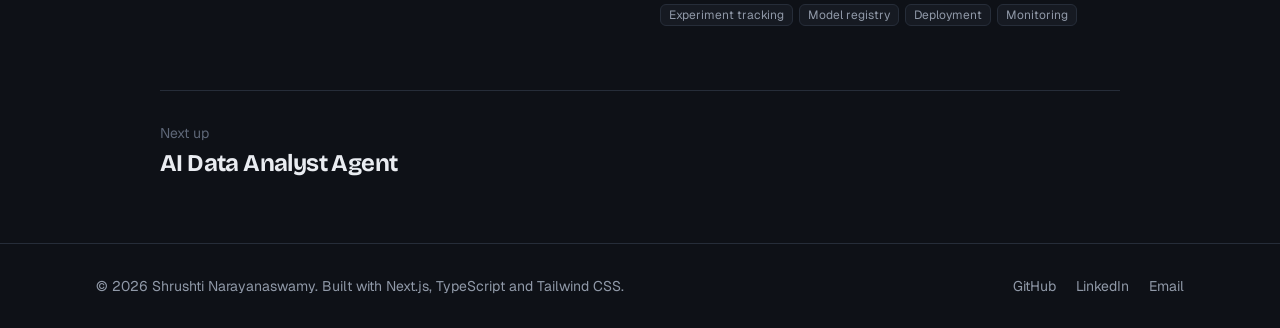
<file: building/mlops-pipeline/index.html>
<!DOCTYPE html><!--GHwYJ1TLy1S9ykXWcJeAw--><html lang="en"><head><meta charSet="utf-8"/><meta name="viewport" content="width=device-width, initial-scale=1"/><link rel="stylesheet" href="/next/static/css/76be0b5621947022.css" data-precedence="next"/><link rel="preload" as="script" fetchPriority="low" href="/next/static/chunks/webpack-2eb758dea75faf50.js"/><script src="/next/static/chunks/4bd1b696-c023c6e3521b1417.js" async=""></script><script src="/next/static/chunks/255-a85cef9cc3a04b12.js" async=""></script><script src="/next/static/chunks/main-app-7203f3699fb9ed25.js" async=""></script><script src="/next/static/chunks/506-51bde6540850d248.js" async=""></script><script src="/next/static/chunks/619-ba102abea3e3d0e4.js" async=""></script><script src="/next/static/chunks/app/layout-f3549f4efefdfa55.js" async=""></script><script src="/next/static/chunks/app/template-29832a300dab4493.js" async=""></script><script src="/next/static/chunks/app/building/%5Bslug%5D/page-203a0b615f74fe95.js" async=""></script><link rel="preconnect" href="https://fonts.googleapis.com"/><link rel="preconnect" href="https://fonts.gstatic.com" crossorigin=""/><meta name="theme-color" media="(prefers-color-scheme: dark)" content="#0e1117"/><meta name="theme-color" media="(prefers-color-scheme: light)" content="#fafaf7"/><title>End-to-End ML / MLOps Pipeline (planned) | Shrushti Narayanaswamy</title><meta name="description" content="A model&#x27;s full lifecycle, automated: from raw data through training and registry to a monitored API."/><link rel="author" href="https://shrushti20.github.io"/><meta name="author" content="Shrushti Narayanaswamy"/><meta name="keywords" content="AI Engineer,ML Engineer,LLM,RAG,NLP,Machine Learning,FastAPI,Kubernetes,Bamberg,Germany"/><link rel="canonical" href="https://shrushti20.github.io/building/mlops-pipeline/"/><meta property="og:title" content="Shrushti Narayanaswamy | AI/ML Engineer | LLM &amp; RAG Systems"/><meta property="og:description" content="AI/ML Engineer building LLM applications, RAG systems, NLP pipelines, machine learning systems and cloud-native software."/><meta property="og:url" content="https://shrushti20.github.io/"/><meta property="og:site_name" content="Shrushti Narayanaswamy"/><meta property="og:image" content="https://shrushti20.github.io/og-image.png"/><meta property="og:image:width" content="1200"/><meta property="og:image:height" content="627"/><meta property="og:image:alt" content="Shrushti Narayanaswamy"/><meta property="og:type" content="website"/><meta name="twitter:card" content="summary_large_image"/><meta name="twitter:title" content="Shrushti Narayanaswamy | AI/ML Engineer | LLM &amp; RAG Systems"/><meta name="twitter:description" content="AI/ML Engineer building LLM applications, RAG systems, NLP pipelines, machine learning systems and cloud-native software."/><meta name="twitter:image" content="https://shrushti20.github.io/og-image.png"/><link rel="icon" href="/favicon.svg"/><script>try{if(localStorage.getItem('theme')==='light')document.documentElement.classList.add('light')}catch(e){}</script><link rel="stylesheet" href="https://fonts.googleapis.com/css2?family=Bricolage+Grotesque:opsz,wght@12..96,500..800&amp;family=Geist:wght@400..700&amp;family=Geist+Mono:wght@400;500&amp;display=swap"/><script type="application/ld+json">{"@context":"https://schema.org","@type":"Person","name":"Shrushti Narayanaswamy","jobTitle":"AI / ML Engineer","url":"https://shrushti20.github.io","email":"mailto:shrushtinarayanaswamy@gmail.com","address":{"@type":"PostalAddress","addressLocality":"Bamberg","addressCountry":"DE"},"alumniOf":[{"@type":"CollegeOrUniversity","name":"Otto-Friedrich-Universität Bamberg"},{"@type":"CollegeOrUniversity","name":"Bangalore Institute of Technology"}],"knowsAbout":["Large Language Models","Retrieval-Augmented Generation","Natural Language Processing","Machine Learning","Kubernetes"],"sameAs":["https://www.linkedin.com/in/shrushtinarayanaswamy","https://github.com/shrushti20"]}</script><script src="/next/static/chunks/polyfills-42372ed130431b0a.js" noModule=""></script></head><body class="min-h-screen"><div hidden=""><!--$--><!--/$--></div><a href="#main" class="sr-only focus:not-sr-only focus:fixed focus:left-4 focus:top-4 focus:z-50 focus:rounded-lg focus:bg-accent focus:px-4 focus:py-2 focus:text-accent-ink">Skip to content</a><header class="sticky top-0 z-40 border-b border-rule bg-bg/80 backdrop-blur-md"><nav aria-label="Main" class="mx-auto flex h-16 max-w-6xl items-center justify-between gap-4 px-5 sm:px-8"><a class="font-display text-lg font-bold" href="/">Shrushti N.</a><ul class="hidden items-center gap-7 text-sm md:flex"><li class="relative"><a class="transition-colors hover:text-ink text-muted" href="/#about">About</a></li><li class="relative"><a class="transition-colors hover:text-ink text-muted" href="/#experience">Experience</a></li><li class="relative"><a class="transition-colors hover:text-ink text-muted" href="/projects/">Projects</a></li><li class="relative"><a class="transition-colors hover:text-ink text-muted" href="/research/">Research</a></li><li class="relative"><a class="transition-colors hover:text-ink text-ink" href="/building/">Building</a><span class="absolute -bottom-1.5 left-0 h-px w-full bg-accent"></span></li><li class="relative"><a class="transition-colors hover:text-ink text-muted" href="/#contact">Contact</a></li></ul><div class="flex items-center gap-2"><a href="/resume.pdf" download="" class="hidden rounded-lg border border-rule px-3 py-1.5 text-sm font-medium hover:border-accent sm:inline-block">Resume</a><button aria-label="Switch to light mode" class="grid h-9 w-9 place-items-center rounded-lg border border-rule hover:border-accent"><svg width="16" height="16" viewBox="0 0 24 24" fill="none" stroke="currentColor" stroke-width="2" stroke-linecap="round" aria-hidden="true"><circle cx="12" cy="12" r="4"></circle><path d="M12 2v2M12 20v2M4.9 4.9l1.4 1.4M17.7 17.7l1.4 1.4M2 12h2M20 12h2M4.9 19.1l1.4-1.4M17.7 6.3l1.4-1.4"></path></svg></button><button class="grid h-9 w-9 place-items-center rounded-lg border border-rule md:hidden" aria-expanded="false" aria-controls="mobile-menu" aria-label="Open menu"><svg width="18" height="18" viewBox="0 0 24 24" fill="none" stroke="currentColor" stroke-width="2" stroke-linecap="round" aria-hidden="true"><path d="M4 7h16M4 12h16M4 17h16"></path></svg></button></div><div class="absolute inset-x-0 bottom-0 h-px origin-left bg-accent" aria-hidden="true" style="transform:scaleX(0)"></div></nav></header><main id="main"><div style="opacity:0;transform:translateY(8px)"><article class="mx-auto max-w-5xl px-5 py-12 sm:px-8 sm:py-16"><a class="text-sm text-muted hover:text-ink" href="/building/">Currently building</a><header class="mt-6"><div class="flex flex-wrap items-center gap-3"><span class="inline-flex items-center gap-1.5 rounded-full border px-2.5 py-0.5 text-xs font-medium text-planned border-planned/40 border-dashed"><span aria-hidden="true" class="h-1.5 w-1.5 rounded-full bg-planned/70"></span>Planned</span><span class="text-sm text-faint">Nothing here is built yet. This page is the plan.</span></div><h1 class="mt-4 font-display text-4xl font-extrabold leading-tight sm:text-5xl">End-to-End ML / MLOps Pipeline</h1><p class="mt-4 max-w-3xl text-xl text-muted">A model&#x27;s full lifecycle, automated: from raw data through training and registry to a monitored API.</p></header><div class="mt-12 space-y-12"><section><h2 class="font-display text-xl font-semibold">The problem</h2><p class="mt-3 max-w-3xl text-muted">A model in a notebook isn&#x27;t a system. Reproducing a result months later, knowing which version is live, and noticing when it degrades all need engineering around the model.</p><p class="mt-3 max-w-3xl text-muted">Shows the engineering around a model, not just the model: reproducibility, versioning, deployment and monitoring.</p></section><section><h2 class="font-display text-xl font-semibold">Planned architecture</h2><p class="mt-3 max-w-3xl text-muted">Step through the intended flow. Each stage explains what it will do.</p><div class="mt-5"><figure class="rounded-2xl border border-rule bg-surface p-4 sm:p-6"><figcaption class="mb-4 flex flex-wrap items-center justify-between gap-3"><span class="text-sm font-semibold">Planned pipeline</span><button class="inline-flex items-center gap-2 rounded-lg border border-rule px-3 py-1.5 text-xs font-medium hover:border-accent"><svg width="10" height="10" viewBox="0 0 10 10" aria-hidden="true" fill="currentColor"><path d="M1 0l9 5-9 5z"></path></svg>Trace the flow</button></figcaption><ol class="flex flex-col lg:flex-row lg:items-stretch "><li class="flex flex-col items-stretch lg:min-w-0 lg:flex-1 lg:flex-row lg:items-center"><button aria-pressed="true" class="relative z-10 w-full rounded-xl border px-3 py-2.5 text-left text-sm leading-snug transition-colors border-accent bg-accent/10 text-ink"><span class="mr-2 font-mono text-[0.68rem] text-faint lg:mr-0 lg:block">01</span><span class="font-medium">Data</span></button><span aria-hidden="true" class="relative mx-auto block h-4 w-px lg:mx-0 lg:h-px lg:w-3 lg:flex-none bg-rule transition-colors"></span></li><li class="flex flex-col items-stretch lg:min-w-0 lg:flex-1 lg:flex-row lg:items-center"><button aria-pressed="false" class="relative z-10 w-full rounded-xl border px-3 py-2.5 text-left text-sm leading-snug transition-colors border-rule bg-surface-2 text-muted hover:text-ink"><span class="mr-2 font-mono text-[0.68rem] text-faint lg:mr-0 lg:block">02</span><span class="font-medium">Validation</span></button><span aria-hidden="true" class="relative mx-auto block h-4 w-px lg:mx-0 lg:h-px lg:w-3 lg:flex-none bg-rule transition-colors"></span></li><li class="flex flex-col items-stretch lg:min-w-0 lg:flex-1 lg:flex-row lg:items-center"><button aria-pressed="false" class="relative z-10 w-full rounded-xl border px-3 py-2.5 text-left text-sm leading-snug transition-colors border-rule bg-surface-2 text-muted hover:text-ink"><span class="mr-2 font-mono text-[0.68rem] text-faint lg:mr-0 lg:block">03</span><span class="font-medium">Feature engineering</span></button><span aria-hidden="true" class="relative mx-auto block h-4 w-px lg:mx-0 lg:h-px lg:w-3 lg:flex-none bg-rule transition-colors"></span></li><li class="flex flex-col items-stretch lg:min-w-0 lg:flex-1 lg:flex-row lg:items-center"><button aria-pressed="false" class="relative z-10 w-full rounded-xl border px-3 py-2.5 text-left text-sm leading-snug transition-colors border-rule bg-surface-2 text-muted hover:text-ink"><span class="mr-2 font-mono text-[0.68rem] text-faint lg:mr-0 lg:block">04</span><span class="font-medium">Training</span></button><span aria-hidden="true" class="relative mx-auto block h-4 w-px lg:mx-0 lg:h-px lg:w-3 lg:flex-none bg-rule transition-colors"></span></li><li class="flex flex-col items-stretch lg:min-w-0 lg:flex-1 lg:flex-row lg:items-center"><button aria-pressed="false" class="relative z-10 w-full rounded-xl border px-3 py-2.5 text-left text-sm leading-snug transition-colors border-rule bg-surface-2 text-muted hover:text-ink"><span class="mr-2 font-mono text-[0.68rem] text-faint lg:mr-0 lg:block">05</span><span class="font-medium">Evaluation</span></button><span aria-hidden="true" class="relative mx-auto block h-4 w-px lg:mx-0 lg:h-px lg:w-3 lg:flex-none bg-rule transition-colors"></span></li><li class="flex flex-col items-stretch lg:min-w-0 lg:flex-1 lg:flex-row lg:items-center"><button aria-pressed="false" class="relative z-10 w-full rounded-xl border px-3 py-2.5 text-left text-sm leading-snug transition-colors border-rule bg-surface-2 text-muted hover:text-ink"><span class="mr-2 font-mono text-[0.68rem] text-faint lg:mr-0 lg:block">06</span><span class="font-medium">Model registry</span></button><span aria-hidden="true" class="relative mx-auto block h-4 w-px lg:mx-0 lg:h-px lg:w-3 lg:flex-none bg-rule transition-colors"></span></li><li class="flex flex-col items-stretch lg:min-w-0 lg:flex-1 lg:flex-row lg:items-center"><button aria-pressed="false" class="relative z-10 w-full rounded-xl border px-3 py-2.5 text-left text-sm leading-snug transition-colors border-rule bg-surface-2 text-muted hover:text-ink"><span class="mr-2 font-mono text-[0.68rem] text-faint lg:mr-0 lg:block">07</span><span class="font-medium">Deployment</span></button><span aria-hidden="true" class="relative mx-auto block h-4 w-px lg:mx-0 lg:h-px lg:w-3 lg:flex-none bg-rule transition-colors"></span></li><li class="flex flex-col items-stretch lg:min-w-0 lg:flex-1 lg:flex-row lg:items-center"><button aria-pressed="false" class="relative z-10 w-full rounded-xl border px-3 py-2.5 text-left text-sm leading-snug transition-colors border-rule bg-surface-2 text-muted hover:text-ink"><span class="mr-2 font-mono text-[0.68rem] text-faint lg:mr-0 lg:block">08</span><span class="font-medium">Monitoring</span></button></li></ol><div class="mt-4 min-h-[6.5rem] rounded-xl border border-rule bg-bg/60 p-4" aria-live="polite"><div style="opacity:0;transform:translateY(4px)"><div class="flex items-baseline gap-2"><span class="font-mono text-xs text-faint">01<!-- -->/<!-- -->08</span><span class="font-semibold">Data</span></div><p class="mt-1 text-sm text-muted">Raw data is ingested on a schedule.</p></div></div></figure></div></section><section><h2 class="font-display text-xl font-semibold">What the demo will show</h2><ol class="mt-4 max-w-3xl space-y-3"><li class="flex gap-4 text-muted"><span class="font-mono text-sm text-accent">01</span><span>Trigger the pipeline and watch data validation, training and evaluation run.</span></li><li class="flex gap-4 text-muted"><span class="font-mono text-sm text-accent">02</span><span>Browse tracked experiments and compare runs in MLflow.</span></li><li class="flex gap-4 text-muted"><span class="font-mono text-sm text-accent">03</span><span>Promote a model in the registry and see the API serve the new version.</span></li><li class="flex gap-4 text-muted"><span class="font-mono text-sm text-accent">04</span><span>View the monitoring dashboard with drift and live performance.</span></li></ol></section><section class="grid gap-10 md:grid-cols-2"><div><h2 class="font-display text-xl font-semibold">Roadmap</h2><p class="mt-2 font-mono text-sm text-faint">0<!-- --> of <!-- -->6<!-- --> complete</p><ul class="mt-4 space-y-2.5"><li class="flex gap-3 text-muted"><span aria-hidden="true" class="mt-1 h-3.5 w-3.5 flex-none rounded-sm border border-faint"></span>Data ingestion and validation</li><li class="flex gap-3 text-muted"><span aria-hidden="true" class="mt-1 h-3.5 w-3.5 flex-none rounded-sm border border-faint"></span>Training with MLflow tracking</li><li class="flex gap-3 text-muted"><span aria-hidden="true" class="mt-1 h-3.5 w-3.5 flex-none rounded-sm border border-faint"></span>Model registry and promotion</li><li class="flex gap-3 text-muted"><span aria-hidden="true" class="mt-1 h-3.5 w-3.5 flex-none rounded-sm border border-faint"></span>FastAPI serving in Docker</li><li class="flex gap-3 text-muted"><span aria-hidden="true" class="mt-1 h-3.5 w-3.5 flex-none rounded-sm border border-faint"></span>CI/CD with GitHub Actions</li><li class="flex gap-3 text-muted"><span aria-hidden="true" class="mt-1 h-3.5 w-3.5 flex-none rounded-sm border border-faint"></span>Drift and performance monitoring</li></ul></div><div><h2 class="font-display text-xl font-semibold">What will be measured</h2><ul class="mt-4 space-y-2 text-muted"><li class="flex gap-3"><span aria-hidden="true" class="mt-2.5 h-1 w-1 flex-none rounded-full bg-accent"></span>Model metrics per run</li><li class="flex gap-3"><span aria-hidden="true" class="mt-2.5 h-1 w-1 flex-none rounded-full bg-accent"></span>Training-to-deployment time</li><li class="flex gap-3"><span aria-hidden="true" class="mt-2.5 h-1 w-1 flex-none rounded-full bg-accent"></span>Data drift</li><li class="flex gap-3"><span aria-hidden="true" class="mt-2.5 h-1 w-1 flex-none rounded-full bg-accent"></span>Live prediction performance</li></ul><h2 class="mt-8 font-display text-xl font-semibold">Planned stack</h2><ul class="flex flex-wrap gap-1.5 mt-4"><li class="rounded-md border border-rule bg-surface-2/60 px-2 py-0.5 text-xs text-muted">Python</li><li class="rounded-md border border-rule bg-surface-2/60 px-2 py-0.5 text-xs text-muted">MLflow</li><li class="rounded-md border border-rule bg-surface-2/60 px-2 py-0.5 text-xs text-muted">Docker</li><li class="rounded-md border border-rule bg-surface-2/60 px-2 py-0.5 text-xs text-muted">FastAPI</li><li class="rounded-md border border-rule bg-surface-2/60 px-2 py-0.5 text-xs text-muted">GitHub Actions</li><li class="rounded-md border border-rule bg-surface-2/60 px-2 py-0.5 text-xs text-muted">Kubernetes</li></ul><h2 class="mt-8 font-display text-xl font-semibold">Planned scope</h2><ul class="flex flex-wrap gap-1.5 mt-4"><li class="rounded-md border border-rule bg-surface-2/60 px-2 py-0.5 text-xs text-muted">Data ingestion</li><li class="rounded-md border border-rule bg-surface-2/60 px-2 py-0.5 text-xs text-muted">Validation</li><li class="rounded-md border border-rule bg-surface-2/60 px-2 py-0.5 text-xs text-muted">Preprocessing</li><li class="rounded-md border border-rule bg-surface-2/60 px-2 py-0.5 text-xs text-muted">Training</li><li class="rounded-md border border-rule bg-surface-2/60 px-2 py-0.5 text-xs text-muted">Experiment tracking</li><li class="rounded-md border border-rule bg-surface-2/60 px-2 py-0.5 text-xs text-muted">Model registry</li><li class="rounded-md border border-rule bg-surface-2/60 px-2 py-0.5 text-xs text-muted">Deployment</li><li class="rounded-md border border-rule bg-surface-2/60 px-2 py-0.5 text-xs text-muted">Monitoring</li></ul></div></section></div><nav class="mt-16 border-t border-rule pt-8" aria-label="Next planned project"><p class="text-sm text-faint">Next up</p><a class="mt-1 inline-block font-display text-2xl font-bold hover:text-accent" href="/building/data-analyst-agent/">AI Data Analyst Agent</a></nav></article><!--$--><!--/$--></div></main><footer class="border-t border-rule"><div class="mx-auto flex max-w-6xl flex-wrap items-center justify-between gap-4 px-5 py-8 text-sm text-muted sm:px-8"><p>© <!-- -->2026<!-- --> <!-- -->Shrushti Narayanaswamy<!-- -->. Built with Next.js, TypeScript and Tailwind CSS.</p><ul class="flex gap-5"><li><a class="hover:text-ink" href="https://github.com/shrushti20" target="_blank" rel="noopener">GitHub</a></li><li><a class="hover:text-ink" href="https://www.linkedin.com/in/shrushtinarayanaswamy" target="_blank" rel="noopener">LinkedIn</a></li><li><a class="hover:text-ink" href="mailto:shrushtinarayanaswamy@gmail.com">Email</a></li></ul></div></footer><script src="/next/static/chunks/webpack-2eb758dea75faf50.js" id="_R_" async=""></script><script>(self.__next_f=self.__next_f||[]).push([0])</script><script>self.__next_f.push([1,"1:\"$Sreact.fragment\"\n2:I[879,[\"506\",\"static/chunks/506-51bde6540850d248.js\",\"619\",\"static/chunks/619-ba102abea3e3d0e4.js\",\"177\",\"static/chunks/app/layout-f3549f4efefdfa55.js\"],\"Nav\"]\n3:I[9766,[],\"\"]\n4:I[1212,[\"506\",\"static/chunks/506-51bde6540850d248.js\",\"397\",\"static/chunks/app/template-29832a300dab4493.js\"],\"default\"]\n5:I[8924,[],\"\"]\n6:I[2619,[\"506\",\"static/chunks/506-51bde6540850d248.js\",\"619\",\"static/chunks/619-ba102abea3e3d0e4.js\",\"125\",\"static/chunks/app/building/%5Bslug%5D/page-203a0b615f74fe95.js\"],\"\"]\n7:I[1216,[\"506\",\"static/chunks/506-51bde6540850d248.js\",\"619\",\"static/chunks/619-ba102abea3e3d0e4.js\",\"177\",\"static/chunks/app/layout-f3549f4efefdfa55.js\"],\"BackToTop\"]\nb:I[7150,[],\"\"]\n:HL[\"/next/static/css/76be0b5621947022.css\",\"style\"]\n"])</script><script>self.__next_f.push([1,"0:{\"P\":null,\"b\":\"GHwYJ1TLy1S9ykXWcJeAw\",\"p\":\"\",\"c\":[\"\",\"building\",\"mlops-pipeline\",\"\"],\"i\":false,\"f\":[[[\"\",{\"children\":[\"building\",{\"children\":[[\"slug\",\"mlops-pipeline\",\"d\"],{\"children\":[\"__PAGE__\",{}]}]}]},\"$undefined\",\"$undefined\",true],[\"\",[\"$\",\"$1\",\"c\",{\"children\":[[[\"$\",\"link\",\"0\",{\"rel\":\"stylesheet\",\"href\":\"/next/static/css/76be0b5621947022.css\",\"precedence\":\"next\",\"crossOrigin\":\"$undefined\",\"nonce\":\"$undefined\"}]],[\"$\",\"html\",null,{\"lang\":\"en\",\"suppressHydrationWarning\":true,\"children\":[[\"$\",\"head\",null,{\"children\":[[\"$\",\"script\",null,{\"dangerouslySetInnerHTML\":{\"__html\":\"try{if(localStorage.getItem('theme')==='light')document.documentElement.classList.add('light')}catch(e){}\"}}],[\"$\",\"link\",null,{\"rel\":\"preconnect\",\"href\":\"https://fonts.googleapis.com\"}],[\"$\",\"link\",null,{\"rel\":\"preconnect\",\"href\":\"https://fonts.gstatic.com\",\"crossOrigin\":\"\"}],[\"$\",\"link\",null,{\"rel\":\"stylesheet\",\"href\":\"https://fonts.googleapis.com/css2?family=Bricolage+Grotesque:opsz,wght@12..96,500..800\u0026family=Geist:wght@400..700\u0026family=Geist+Mono:wght@400;500\u0026display=swap\"}],[\"$\",\"script\",null,{\"type\":\"application/ld+json\",\"dangerouslySetInnerHTML\":{\"__html\":\"{\\\"@context\\\":\\\"https://schema.org\\\",\\\"@type\\\":\\\"Person\\\",\\\"name\\\":\\\"Shrushti Narayanaswamy\\\",\\\"jobTitle\\\":\\\"AI / ML Engineer\\\",\\\"url\\\":\\\"https://shrushti20.github.io\\\",\\\"email\\\":\\\"mailto:shrushtinarayanaswamy@gmail.com\\\",\\\"address\\\":{\\\"@type\\\":\\\"PostalAddress\\\",\\\"addressLocality\\\":\\\"Bamberg\\\",\\\"addressCountry\\\":\\\"DE\\\"},\\\"alumniOf\\\":[{\\\"@type\\\":\\\"CollegeOrUniversity\\\",\\\"name\\\":\\\"Otto-Friedrich-Universität Bamberg\\\"},{\\\"@type\\\":\\\"CollegeOrUniversity\\\",\\\"name\\\":\\\"Bangalore Institute of Technology\\\"}],\\\"knowsAbout\\\":[\\\"Large Language Models\\\",\\\"Retrieval-Augmented Generation\\\",\\\"Natural Language Processing\\\",\\\"Machine Learning\\\",\\\"Kubernetes\\\"],\\\"sameAs\\\":[\\\"https://www.linkedin.com/in/shrushtinarayanaswamy\\\",\\\"https://github.com/shrushti20\\\"]}\"}}]]}],[\"$\",\"body\",null,{\"className\":\"min-h-screen\",\"children\":[[\"$\",\"a\",null,{\"href\":\"#main\",\"className\":\"sr-only focus:not-sr-only focus:fixed focus:left-4 focus:top-4 focus:z-50 focus:rounded-lg focus:bg-accent focus:px-4 focus:py-2 focus:text-accent-ink\",\"children\":\"Skip to content\"}],[\"$\",\"$L2\",null,{}],[\"$\",\"main\",null,{\"id\":\"main\",\"children\":[\"$\",\"$L3\",null,{\"parallelRouterKey\":\"children\",\"error\":\"$undefined\",\"errorStyles\":\"$undefined\",\"errorScripts\":\"$undefined\",\"template\":[\"$\",\"$L4\",null,{\"children\":[\"$\",\"$L5\",null,{}]}],\"templateStyles\":[],\"templateScripts\":[],\"notFound\":[[\"$\",\"div\",null,{\"className\":\"mx-auto max-w-3xl px-5 py-32 text-center\",\"children\":[[\"$\",\"p\",null,{\"className\":\"font-mono text-sm text-faint\",\"children\":\"404\"}],[\"$\",\"h1\",null,{\"className\":\"mt-3 font-display text-4xl font-extrabold\",\"children\":\"Nothing retrieved for this page.\"}],[\"$\",\"p\",null,{\"className\":\"mt-4 text-muted\",\"children\":\"The page you're looking for doesn't exist.\"}],[\"$\",\"$L6\",null,{\"href\":\"/\",\"className\":\"mt-8 inline-block rounded-xl bg-accent px-5 py-2.5 text-sm font-semibold text-accent-ink\",\"children\":\"Back to home\"}]]}],[]],\"forbidden\":\"$undefined\",\"unauthorized\":\"$undefined\"}]}],[\"$\",\"footer\",null,{\"className\":\"border-t border-rule\",\"children\":[\"$\",\"div\",null,{\"className\":\"mx-auto flex max-w-6xl flex-wrap items-center justify-between gap-4 px-5 py-8 text-sm text-muted sm:px-8\",\"children\":[[\"$\",\"p\",null,{\"children\":[\"© \",2026,\" \",\"Shrushti Narayanaswamy\",\". Built with Next.js, TypeScript and Tailwind CSS.\"]}],[\"$\",\"ul\",null,{\"className\":\"flex gap-5\",\"children\":[[\"$\",\"li\",null,{\"children\":[\"$\",\"a\",null,{\"className\":\"hover:text-ink\",\"href\":\"https://github.com/shrushti20\",\"target\":\"_blank\",\"rel\":\"noopener\",\"children\":\"GitHub\"}]}],[\"$\",\"li\",null,{\"children\":[\"$\",\"a\",null,{\"className\":\"hover:text-ink\",\"href\":\"https://www.linkedin.com/in/shrushtinarayanaswamy\",\"target\":\"_blank\",\"rel\":\"noopener\",\"children\":\"LinkedIn\"}]}],[\"$\",\"li\",null,{\"children\":[\"$\",\"a\",null,{\"className\":\"hover:text-ink\",\"href\":\"mailto:shrushtinarayanaswamy@gmail.com\",\"children\":\"Email\"}]}]]}]]}]}],[\"$\",\"$L7\",null,{}]]}]]}]]}],{\"children\":[\"building\",[\"$\",\"$1\",\"c\",{\"children\":[null,[\"$\",\"$L3\",null,{\"parallelRouterKey\":\"children\",\"error\":\"$undefined\",\"errorStyles\":\"$undefined\",\"errorScripts\":\"$undefined\",\"template\":[\"$\",\"$L5\",null,{}],\"templateStyles\":\"$undefined\",\"templateScripts\":\"$undefined\",\"notFound\":\"$undefined\",\"forbidden\":\"$undefined\",\"unauthorized\":\"$undefined\"}]]}],{\"children\":[[\"slug\",\"mlops-pipeline\",\"d\"],[\"$\",\"$1\",\"c\",{\"children\":[null,[\"$\",\"$L3\",null,{\"parallelRouterKey\":\"children\",\"error\":\"$undefined\",\"errorStyles\":\"$undefined\",\"errorScripts\":\"$undefined\",\"template\":\"$L8\",\"templateStyles\":\"$undefined\",\"templateScripts\":\"$undefined\",\"notFound\":\"$undefined\",\"forbidden\":\"$undefined\",\"unauthorized\":\"$undefined\"}]]}],{\"children\":[\"__PAGE__\",\"$L9\",{},null,false]},null,false]},null,false]},null,false],\"$La\",false]],\"m\":\"$undefined\",\"G\":[\"$b\",[]],\"s\":false,\"S\":true}\n"])</script><script>self.__next_f.push([1,"d:I[4431,[],\"OutletBoundary\"]\nf:I[5278,[],\"AsyncMetadataOutlet\"]\n11:I[4431,[],\"ViewportBoundary\"]\n13:I[4431,[],\"MetadataBoundary\"]\n14:\"$Sreact.suspense\"\n8:[\"$\",\"$L5\",null,{}]\n9:[\"$\",\"$1\",\"c\",{\"children\":[\"$Lc\",null,[\"$\",\"$Ld\",null,{\"children\":[\"$Le\",[\"$\",\"$Lf\",null,{\"promise\":\"$@10\"}]]}]]}]\na:[\"$\",\"$1\",\"h\",{\"children\":[null,[[\"$\",\"$L11\",null,{\"children\":\"$L12\"}],null],[\"$\",\"$L13\",null,{\"children\":[\"$\",\"div\",null,{\"hidden\":true,\"children\":[\"$\",\"$14\",null,{\"fallback\":null,\"children\":\"$L15\"}]}]}]]}]\n"])</script><script>self.__next_f.push([1,"16:I[2976,[\"506\",\"static/chunks/506-51bde6540850d248.js\",\"619\",\"static/chunks/619-ba102abea3e3d0e4.js\",\"125\",\"static/chunks/app/building/%5Bslug%5D/page-203a0b615f74fe95.js\"],\"Diagram\"]\n"])</script><script>self.__next_f.push([1,"c:[\"$\",\"article\",null,{\"className\":\"mx-auto max-w-5xl px-5 py-12 sm:px-8 sm:py-16\",\"children\":[[\"$\",\"$L6\",null,{\"href\":\"/building/\",\"className\":\"text-sm text-muted hover:text-ink\",\"children\":\"Currently building\"}],[\"$\",\"header\",null,{\"className\":\"mt-6\",\"children\":[[\"$\",\"div\",null,{\"className\":\"flex flex-wrap items-center gap-3\",\"children\":[[\"$\",\"span\",null,{\"className\":\"inline-flex items-center gap-1.5 rounded-full border px-2.5 py-0.5 text-xs font-medium text-planned border-planned/40 border-dashed\",\"children\":[[\"$\",\"span\",null,{\"aria-hidden\":true,\"className\":\"h-1.5 w-1.5 rounded-full bg-planned/70\"}],\"Planned\"]}],[\"$\",\"span\",null,{\"className\":\"text-sm text-faint\",\"children\":\"Nothing here is built yet. This page is the plan.\"}]]}],[\"$\",\"h1\",null,{\"className\":\"mt-4 font-display text-4xl font-extrabold leading-tight sm:text-5xl\",\"children\":\"End-to-End ML / MLOps Pipeline\"}],[\"$\",\"p\",null,{\"className\":\"mt-4 max-w-3xl text-xl text-muted\",\"children\":\"A model's full lifecycle, automated: from raw data through training and registry to a monitored API.\"}]]}],[\"$\",\"div\",null,{\"className\":\"mt-12 space-y-12\",\"children\":[[\"$\",\"section\",null,{\"children\":[[\"$\",\"h2\",null,{\"className\":\"font-display text-xl font-semibold\",\"children\":\"The problem\"}],[\"$\",\"p\",null,{\"className\":\"mt-3 max-w-3xl text-muted\",\"children\":\"A model in a notebook isn't a system. Reproducing a result months later, knowing which version is live, and noticing when it degrades all need engineering around the model.\"}],[\"$\",\"p\",null,{\"className\":\"mt-3 max-w-3xl text-muted\",\"children\":\"Shows the engineering around a model, not just the model: reproducibility, versioning, deployment and monitoring.\"}]]}],[\"$\",\"section\",null,{\"children\":[[\"$\",\"h2\",null,{\"className\":\"font-display text-xl font-semibold\",\"children\":\"Planned architecture\"}],[\"$\",\"p\",null,{\"className\":\"mt-3 max-w-3xl text-muted\",\"children\":\"Step through the intended flow. Each stage explains what it will do.\"}],[\"$\",\"div\",null,{\"className\":\"mt-5\",\"children\":[\"$\",\"$L16\",null,{\"diagram\":{\"title\":\"Planned pipeline\",\"kind\":\"pipeline\",\"nodes\":[{\"id\":\"data\",\"label\":\"Data\",\"detail\":\"Raw data is ingested on a schedule.\"},{\"id\":\"val\",\"label\":\"Validation\",\"detail\":\"Schema and quality checks stop bad data early.\"},{\"id\":\"fe\",\"label\":\"Feature engineering\",\"detail\":\"Reproducible preprocessing shared by training and serving.\"},{\"id\":\"train\",\"label\":\"Training\",\"detail\":\"Runs are tracked in MLflow with parameters and metrics.\",\"tech\":[\"MLflow\"]},{\"id\":\"eval\",\"label\":\"Evaluation\",\"detail\":\"A model is only promoted if it beats the current one.\"},{\"id\":\"reg\",\"label\":\"Model registry\",\"detail\":\"Versioned models with stage transitions.\",\"tech\":[\"MLflow\"]},{\"id\":\"dep\",\"label\":\"Deployment\",\"detail\":\"FastAPI service in Docker, deployed via GitHub Actions.\",\"tech\":[\"FastAPI\",\"Docker\",\"GitHub Actions\"]},{\"id\":\"mon\",\"label\":\"Monitoring\",\"detail\":\"Tracks drift and live performance to trigger retraining.\"}]}}]}]]}],[\"$\",\"section\",null,{\"children\":[[\"$\",\"h2\",null,{\"className\":\"font-display text-xl font-semibold\",\"children\":\"What the demo will show\"}],[\"$\",\"ol\",null,{\"className\":\"mt-4 max-w-3xl space-y-3\",\"children\":[[\"$\",\"li\",\"Trigger the pipeline and watch data validation, training and evaluation run.\",{\"className\":\"flex gap-4 text-muted\",\"children\":[[\"$\",\"span\",null,{\"className\":\"font-mono text-sm text-accent\",\"children\":\"01\"}],[\"$\",\"span\",null,{\"children\":\"Trigger the pipeline and watch data validation, training and evaluation run.\"}]]}],[\"$\",\"li\",\"Browse tracked experiments and compare runs in MLflow.\",{\"className\":\"flex gap-4 text-muted\",\"children\":[[\"$\",\"span\",null,{\"className\":\"font-mono text-sm text-accent\",\"children\":\"02\"}],[\"$\",\"span\",null,{\"children\":\"Browse tracked experiments and compare runs in MLflow.\"}]]}],[\"$\",\"li\",\"Promote a model in the registry and see the API serve the new version.\",{\"className\":\"flex gap-4 text-muted\",\"children\":[[\"$\",\"span\",null,{\"className\":\"font-mono text-sm text-accent\",\"children\":\"03\"}],[\"$\",\"span\",null,{\"children\":\"Promote a model in the registry and see the API serve the new version.\"}]]}],\"$L17\"]}]]}],\"$L18\"]}],\"$L19\"]}]\n"])</script><script>self.__next_f.push([1,"17:[\"$\",\"li\",\"View the monitoring dashboard with drift and live performance.\",{\"className\":\"flex gap-4 text-muted\",\"children\":[[\"$\",\"span\",null,{\"className\":\"font-mono text-sm text-accent\",\"children\":\"04\"}],[\"$\",\"span\",null,{\"children\":\"View the monitoring dashboard with drift and live performance.\"}]]}]\n"])</script><script>self.__next_f.push([1,"18:[\"$\",\"section\",null,{\"className\":\"grid gap-10 md:grid-cols-2\",\"children\":[[\"$\",\"div\",null,{\"children\":[[\"$\",\"h2\",null,{\"className\":\"font-display text-xl font-semibold\",\"children\":\"Roadmap\"}],[\"$\",\"p\",null,{\"className\":\"mt-2 font-mono text-sm text-faint\",\"children\":[0,\" of \",6,\" complete\"]}],[\"$\",\"ul\",null,{\"className\":\"mt-4 space-y-2.5\",\"children\":[[\"$\",\"li\",\"Data ingestion and validation\",{\"className\":\"flex gap-3 text-muted\",\"children\":[[\"$\",\"span\",null,{\"aria-hidden\":true,\"className\":\"mt-1 h-3.5 w-3.5 flex-none rounded-sm border border-faint\"}],\"Data ingestion and validation\"]}],[\"$\",\"li\",\"Training with MLflow tracking\",{\"className\":\"flex gap-3 text-muted\",\"children\":[[\"$\",\"span\",null,{\"aria-hidden\":true,\"className\":\"mt-1 h-3.5 w-3.5 flex-none rounded-sm border border-faint\"}],\"Training with MLflow tracking\"]}],[\"$\",\"li\",\"Model registry and promotion\",{\"className\":\"flex gap-3 text-muted\",\"children\":[[\"$\",\"span\",null,{\"aria-hidden\":true,\"className\":\"mt-1 h-3.5 w-3.5 flex-none rounded-sm border border-faint\"}],\"Model registry and promotion\"]}],[\"$\",\"li\",\"FastAPI serving in Docker\",{\"className\":\"flex gap-3 text-muted\",\"children\":[[\"$\",\"span\",null,{\"aria-hidden\":true,\"className\":\"mt-1 h-3.5 w-3.5 flex-none rounded-sm border border-faint\"}],\"FastAPI serving in Docker\"]}],[\"$\",\"li\",\"CI/CD with GitHub Actions\",{\"className\":\"flex gap-3 text-muted\",\"children\":[[\"$\",\"span\",null,{\"aria-hidden\":true,\"className\":\"mt-1 h-3.5 w-3.5 flex-none rounded-sm border border-faint\"}],\"CI/CD with GitHub Actions\"]}],[\"$\",\"li\",\"Drift and performance monitoring\",{\"className\":\"flex gap-3 text-muted\",\"children\":[[\"$\",\"span\",null,{\"aria-hidden\":true,\"className\":\"mt-1 h-3.5 w-3.5 flex-none rounded-sm border border-faint\"}],\"Drift and performance monitoring\"]}]]}]]}],[\"$\",\"div\",null,{\"children\":[[[\"$\",\"h2\",null,{\"className\":\"font-display text-xl font-semibold\",\"children\":\"What will be measured\"}],[\"$\",\"ul\",null,{\"className\":\"mt-4 space-y-2 text-muted\",\"children\":[[\"$\",\"li\",\"Model metrics per run\",{\"className\":\"flex gap-3\",\"children\":[[\"$\",\"span\",null,{\"aria-hidden\":true,\"className\":\"mt-2.5 h-1 w-1 flex-none rounded-full bg-accent\"}],\"Model metrics per run\"]}],[\"$\",\"li\",\"Training-to-deployment time\",{\"className\":\"flex gap-3\",\"children\":[[\"$\",\"span\",null,{\"aria-hidden\":true,\"className\":\"mt-2.5 h-1 w-1 flex-none rounded-full bg-accent\"}],\"Training-to-deployment time\"]}],[\"$\",\"li\",\"Data drift\",{\"className\":\"flex gap-3\",\"children\":[[\"$\",\"span\",null,{\"aria-hidden\":true,\"className\":\"mt-2.5 h-1 w-1 flex-none rounded-full bg-accent\"}],\"Data drift\"]}],[\"$\",\"li\",\"Live prediction performance\",{\"className\":\"flex gap-3\",\"children\":[[\"$\",\"span\",null,{\"aria-hidden\":true,\"className\":\"mt-2.5 h-1 w-1 flex-none rounded-full bg-accent\"}],\"Live prediction performance\"]}]]}]],[\"$\",\"h2\",null,{\"className\":\"mt-8 font-display text-xl font-semibold\",\"children\":\"Planned stack\"}],[\"$\",\"ul\",null,{\"className\":\"flex flex-wrap gap-1.5 mt-4\",\"children\":[[\"$\",\"li\",\"Python\",{\"className\":\"rounded-md border border-rule bg-surface-2/60 px-2 py-0.5 text-xs text-muted\",\"children\":\"Python\"}],[\"$\",\"li\",\"MLflow\",{\"className\":\"rounded-md border border-rule bg-surface-2/60 px-2 py-0.5 text-xs text-muted\",\"children\":\"MLflow\"}],[\"$\",\"li\",\"Docker\",{\"className\":\"rounded-md border border-rule bg-surface-2/60 px-2 py-0.5 text-xs text-muted\",\"children\":\"Docker\"}],[\"$\",\"li\",\"FastAPI\",{\"className\":\"rounded-md border border-rule bg-surface-2/60 px-2 py-0.5 text-xs text-muted\",\"children\":\"FastAPI\"}],[\"$\",\"li\",\"GitHub Actions\",{\"className\":\"rounded-md border border-rule bg-surface-2/60 px-2 py-0.5 text-xs text-muted\",\"children\":\"GitHub Actions\"}],[\"$\",\"li\",\"Kubernetes\",{\"className\":\"rounded-md border border-rule bg-surface-2/60 px-2 py-0.5 text-xs text-muted\",\"children\":\"Kubernetes\"}]]}],[\"$\",\"h2\",null,{\"className\":\"mt-8 font-display text-xl font-semibold\",\"children\":\"Planned scope\"}],[\"$\",\"ul\",null,{\"className\":\"flex flex-wrap gap-1.5 mt-4\",\"children\":[[\"$\",\"li\",\"Data ingestion\",{\"className\":\"rounded-md border border-rule bg-surface-2/60 px-2 py-0.5 text-xs text-muted\",\"children\":\"Data ingestion\"}],\"$L1a\",\"$L1b\",\"$L1c\",\"$L1d\",\"$L1e\",\"$L1f\",\"$L20\"]}]]}]]}]\n"])</script><script>self.__next_f.push([1,"19:[\"$\",\"nav\",null,{\"className\":\"mt-16 border-t border-rule pt-8\",\"aria-label\":\"Next planned project\",\"children\":[[\"$\",\"p\",null,{\"className\":\"text-sm text-faint\",\"children\":\"Next up\"}],[\"$\",\"$L6\",null,{\"href\":\"/building/data-analyst-agent/\",\"className\":\"mt-1 inline-block font-display text-2xl font-bold hover:text-accent\",\"children\":\"AI Data Analyst Agent\"}]]}]\n"])</script><script>self.__next_f.push([1,"1a:[\"$\",\"li\",\"Validation\",{\"className\":\"rounded-md border border-rule bg-surface-2/60 px-2 py-0.5 text-xs text-muted\",\"children\":\"Validation\"}]\n1b:[\"$\",\"li\",\"Preprocessing\",{\"className\":\"rounded-md border border-rule bg-surface-2/60 px-2 py-0.5 text-xs text-muted\",\"children\":\"Preprocessing\"}]\n1c:[\"$\",\"li\",\"Training\",{\"className\":\"rounded-md border border-rule bg-surface-2/60 px-2 py-0.5 text-xs text-muted\",\"children\":\"Training\"}]\n1d:[\"$\",\"li\",\"Experiment tracking\",{\"className\":\"rounded-md border border-rule bg-surface-2/60 px-2 py-0.5 text-xs text-muted\",\"children\":\"Experiment tracking\"}]\n1e:[\"$\",\"li\",\"Model registry\",{\"className\":\"rounded-md border border-rule bg-surface-2/60 px-2 py-0.5 text-xs text-muted\",\"children\":\"Model registry\"}]\n1f:[\"$\",\"li\",\"Deployment\",{\"className\":\"rounded-md border border-rule bg-surface-2/60 px-2 py-0.5 text-xs text-muted\",\"children\":\"Deployment\"}]\n20:[\"$\",\"li\",\"Monitoring\",{\"className\":\"rounded-md border border-rule bg-surface-2/60 px-2 py-0.5 text-xs text-muted\",\"children\":\"Monitoring\"}]\n"])</script><script>self.__next_f.push([1,"12:[[\"$\",\"meta\",\"0\",{\"charSet\":\"utf-8\"}],[\"$\",\"meta\",\"1\",{\"name\":\"viewport\",\"content\":\"width=device-width, initial-scale=1\"}],[\"$\",\"meta\",\"2\",{\"name\":\"theme-color\",\"media\":\"(prefers-color-scheme: dark)\",\"content\":\"#0e1117\"}],[\"$\",\"meta\",\"3\",{\"name\":\"theme-color\",\"media\":\"(prefers-color-scheme: light)\",\"content\":\"#fafaf7\"}]]\ne:null\n"])</script><script>self.__next_f.push([1,"21:I[622,[],\"IconMark\"]\n"])</script><script>self.__next_f.push([1,"10:{\"metadata\":[[\"$\",\"title\",\"0\",{\"children\":\"End-to-End ML / MLOps Pipeline (planned) | Shrushti Narayanaswamy\"}],[\"$\",\"meta\",\"1\",{\"name\":\"description\",\"content\":\"A model's full lifecycle, automated: from raw data through training and registry to a monitored API.\"}],[\"$\",\"link\",\"2\",{\"rel\":\"author\",\"href\":\"https://shrushti20.github.io\"}],[\"$\",\"meta\",\"3\",{\"name\":\"author\",\"content\":\"Shrushti Narayanaswamy\"}],[\"$\",\"meta\",\"4\",{\"name\":\"keywords\",\"content\":\"AI Engineer,ML Engineer,LLM,RAG,NLP,Machine Learning,FastAPI,Kubernetes,Bamberg,Germany\"}],[\"$\",\"link\",\"5\",{\"rel\":\"canonical\",\"href\":\"https://shrushti20.github.io/building/mlops-pipeline/\"}],[\"$\",\"meta\",\"6\",{\"property\":\"og:title\",\"content\":\"Shrushti Narayanaswamy | AI/ML Engineer | LLM \u0026 RAG Systems\"}],[\"$\",\"meta\",\"7\",{\"property\":\"og:description\",\"content\":\"AI/ML Engineer building LLM applications, RAG systems, NLP pipelines, machine learning systems and cloud-native software.\"}],[\"$\",\"meta\",\"8\",{\"property\":\"og:url\",\"content\":\"https://shrushti20.github.io/\"}],[\"$\",\"meta\",\"9\",{\"property\":\"og:site_name\",\"content\":\"Shrushti Narayanaswamy\"}],[\"$\",\"meta\",\"10\",{\"property\":\"og:image\",\"content\":\"https://shrushti20.github.io/og-image.png\"}],[\"$\",\"meta\",\"11\",{\"property\":\"og:image:width\",\"content\":\"1200\"}],[\"$\",\"meta\",\"12\",{\"property\":\"og:image:height\",\"content\":\"627\"}],[\"$\",\"meta\",\"13\",{\"property\":\"og:image:alt\",\"content\":\"Shrushti Narayanaswamy\"}],[\"$\",\"meta\",\"14\",{\"property\":\"og:type\",\"content\":\"website\"}],[\"$\",\"meta\",\"15\",{\"name\":\"twitter:card\",\"content\":\"summary_large_image\"}],[\"$\",\"meta\",\"16\",{\"name\":\"twitter:title\",\"content\":\"Shrushti Narayanaswamy | AI/ML Engineer | LLM \u0026 RAG Systems\"}],[\"$\",\"meta\",\"17\",{\"name\":\"twitter:description\",\"content\":\"AI/ML Engineer building LLM applications, RAG systems, NLP pipelines, machine learning systems and cloud-native software.\"}],[\"$\",\"meta\",\"18\",{\"name\":\"twitter:image\",\"content\":\"https://shrushti20.github.io/og-image.png\"}],[\"$\",\"link\",\"19\",{\"rel\":\"icon\",\"href\":\"/favicon.svg\"}],[\"$\",\"$L21\",\"20\",{}]],\"error\":null,\"digest\":\"$undefined\"}\n"])</script><script>self.__next_f.push([1,"15:\"$10:metadata\"\n"])</script></body></html>
</file>
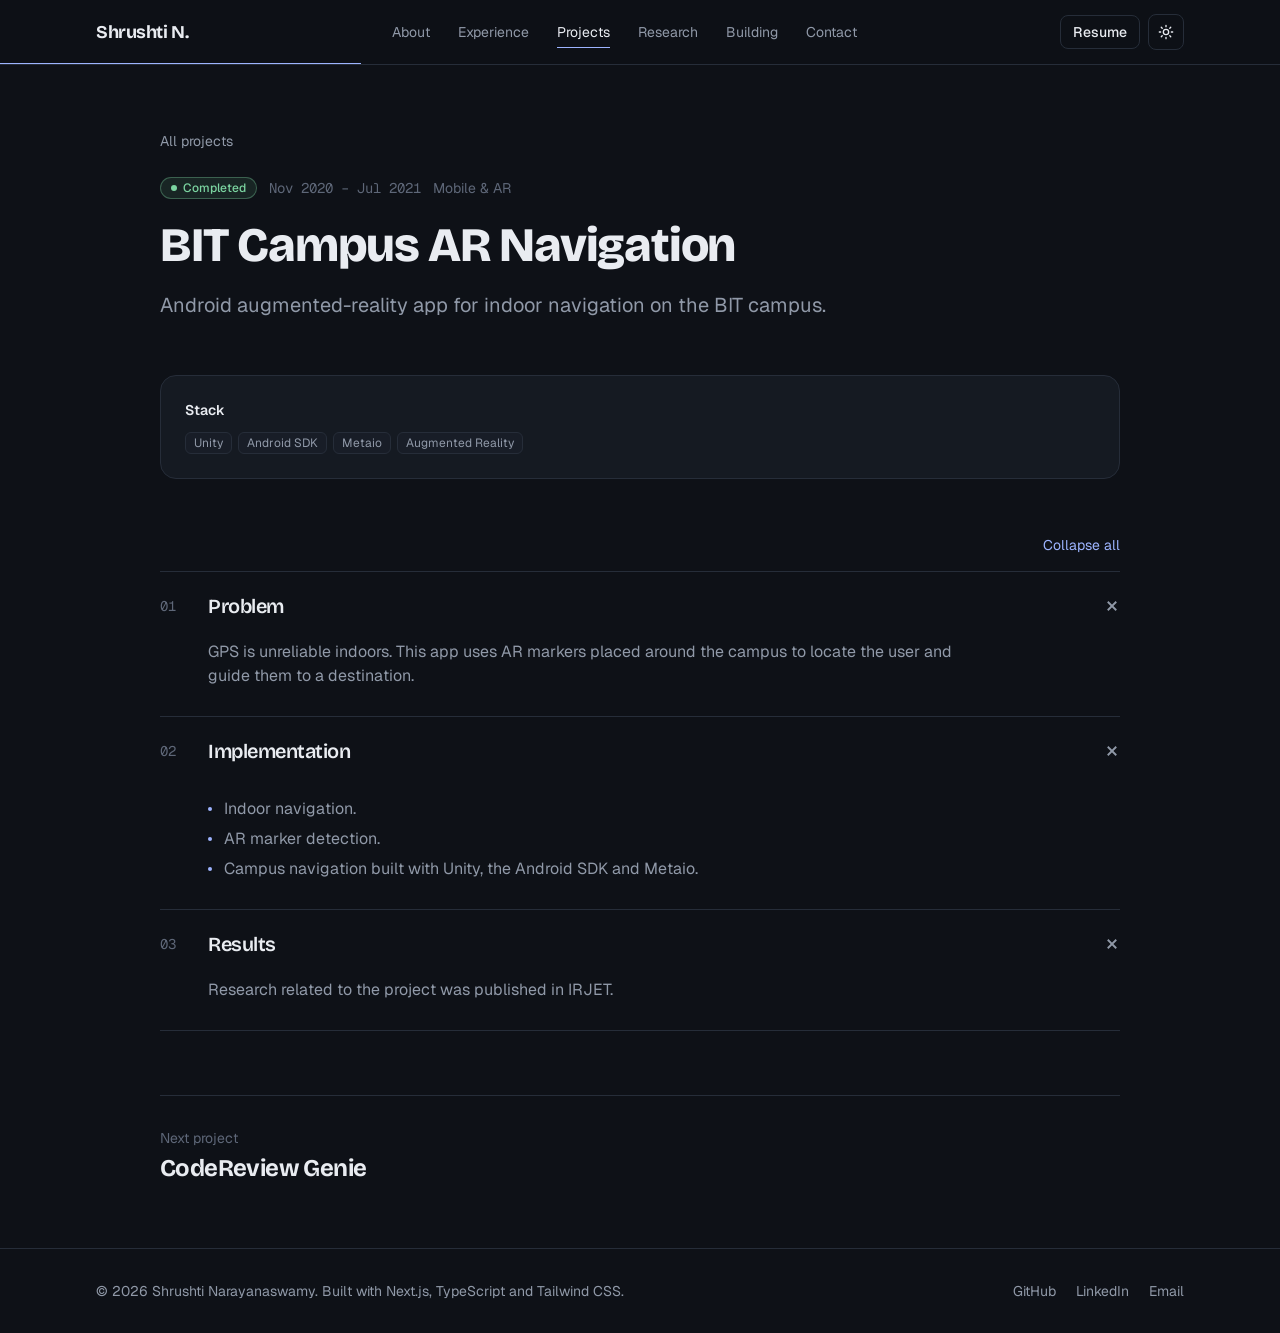
<file: projects/ar-campus-navigation/index.html>
<!DOCTYPE html><!--GHwYJ1TLy1S9ykXWcJeAw--><html lang="en"><head><meta charSet="utf-8"/><meta name="viewport" content="width=device-width, initial-scale=1"/><link rel="stylesheet" href="/next/static/css/76be0b5621947022.css" data-precedence="next"/><link rel="preload" as="script" fetchPriority="low" href="/next/static/chunks/webpack-2eb758dea75faf50.js"/><script src="/next/static/chunks/4bd1b696-c023c6e3521b1417.js" async=""></script><script src="/next/static/chunks/255-a85cef9cc3a04b12.js" async=""></script><script src="/next/static/chunks/main-app-7203f3699fb9ed25.js" async=""></script><script src="/next/static/chunks/506-51bde6540850d248.js" async=""></script><script src="/next/static/chunks/619-ba102abea3e3d0e4.js" async=""></script><script src="/next/static/chunks/app/layout-f3549f4efefdfa55.js" async=""></script><script src="/next/static/chunks/app/template-29832a300dab4493.js" async=""></script><script src="/next/static/chunks/app/projects/%5Bslug%5D/page-bfa476ed437a7dc2.js" async=""></script><link rel="preconnect" href="https://fonts.googleapis.com"/><link rel="preconnect" href="https://fonts.gstatic.com" crossorigin=""/><meta name="theme-color" media="(prefers-color-scheme: dark)" content="#0e1117"/><meta name="theme-color" media="(prefers-color-scheme: light)" content="#fafaf7"/><title>BIT Campus AR Navigation | Shrushti Narayanaswamy</title><meta name="description" content="Android augmented-reality app for indoor navigation on the BIT campus."/><link rel="author" href="https://shrushti20.github.io"/><meta name="author" content="Shrushti Narayanaswamy"/><meta name="keywords" content="AI Engineer,ML Engineer,LLM,RAG,NLP,Machine Learning,FastAPI,Kubernetes,Bamberg,Germany"/><link rel="canonical" href="https://shrushti20.github.io/projects/ar-campus-navigation/"/><meta property="og:title" content="Shrushti Narayanaswamy | AI/ML Engineer | LLM &amp; RAG Systems"/><meta property="og:description" content="AI/ML Engineer building LLM applications, RAG systems, NLP pipelines, machine learning systems and cloud-native software."/><meta property="og:url" content="https://shrushti20.github.io/"/><meta property="og:site_name" content="Shrushti Narayanaswamy"/><meta property="og:image" content="https://shrushti20.github.io/og-image.png"/><meta property="og:image:width" content="1200"/><meta property="og:image:height" content="627"/><meta property="og:image:alt" content="Shrushti Narayanaswamy"/><meta property="og:type" content="website"/><meta name="twitter:card" content="summary_large_image"/><meta name="twitter:title" content="Shrushti Narayanaswamy | AI/ML Engineer | LLM &amp; RAG Systems"/><meta name="twitter:description" content="AI/ML Engineer building LLM applications, RAG systems, NLP pipelines, machine learning systems and cloud-native software."/><meta name="twitter:image" content="https://shrushti20.github.io/og-image.png"/><link rel="icon" href="/favicon.svg"/><script>try{if(localStorage.getItem('theme')==='light')document.documentElement.classList.add('light')}catch(e){}</script><link rel="stylesheet" href="https://fonts.googleapis.com/css2?family=Bricolage+Grotesque:opsz,wght@12..96,500..800&amp;family=Geist:wght@400..700&amp;family=Geist+Mono:wght@400;500&amp;display=swap"/><script type="application/ld+json">{"@context":"https://schema.org","@type":"Person","name":"Shrushti Narayanaswamy","jobTitle":"AI / ML Engineer","url":"https://shrushti20.github.io","email":"mailto:shrushtinarayanaswamy@gmail.com","address":{"@type":"PostalAddress","addressLocality":"Bamberg","addressCountry":"DE"},"alumniOf":[{"@type":"CollegeOrUniversity","name":"Otto-Friedrich-Universität Bamberg"},{"@type":"CollegeOrUniversity","name":"Bangalore Institute of Technology"}],"knowsAbout":["Large Language Models","Retrieval-Augmented Generation","Natural Language Processing","Machine Learning","Kubernetes"],"sameAs":["https://www.linkedin.com/in/shrushtinarayanaswamy","https://github.com/shrushti20"]}</script><script src="/next/static/chunks/polyfills-42372ed130431b0a.js" noModule=""></script></head><body class="min-h-screen"><div hidden=""><!--$--><!--/$--></div><a href="#main" class="sr-only focus:not-sr-only focus:fixed focus:left-4 focus:top-4 focus:z-50 focus:rounded-lg focus:bg-accent focus:px-4 focus:py-2 focus:text-accent-ink">Skip to content</a><header class="sticky top-0 z-40 border-b border-rule bg-bg/80 backdrop-blur-md"><nav aria-label="Main" class="mx-auto flex h-16 max-w-6xl items-center justify-between gap-4 px-5 sm:px-8"><a class="font-display text-lg font-bold" href="/">Shrushti N.</a><ul class="hidden items-center gap-7 text-sm md:flex"><li class="relative"><a class="transition-colors hover:text-ink text-muted" href="/#about">About</a></li><li class="relative"><a class="transition-colors hover:text-ink text-muted" href="/#experience">Experience</a></li><li class="relative"><a class="transition-colors hover:text-ink text-ink" href="/projects/">Projects</a><span class="absolute -bottom-1.5 left-0 h-px w-full bg-accent"></span></li><li class="relative"><a class="transition-colors hover:text-ink text-muted" href="/research/">Research</a></li><li class="relative"><a class="transition-colors hover:text-ink text-muted" href="/building/">Building</a></li><li class="relative"><a class="transition-colors hover:text-ink text-muted" href="/#contact">Contact</a></li></ul><div class="flex items-center gap-2"><a href="/resume.pdf" download="" class="hidden rounded-lg border border-rule px-3 py-1.5 text-sm font-medium hover:border-accent sm:inline-block">Resume</a><button aria-label="Switch to light mode" class="grid h-9 w-9 place-items-center rounded-lg border border-rule hover:border-accent"><svg width="16" height="16" viewBox="0 0 24 24" fill="none" stroke="currentColor" stroke-width="2" stroke-linecap="round" aria-hidden="true"><circle cx="12" cy="12" r="4"></circle><path d="M12 2v2M12 20v2M4.9 4.9l1.4 1.4M17.7 17.7l1.4 1.4M2 12h2M20 12h2M4.9 19.1l1.4-1.4M17.7 6.3l1.4-1.4"></path></svg></button><button class="grid h-9 w-9 place-items-center rounded-lg border border-rule md:hidden" aria-expanded="false" aria-controls="mobile-menu" aria-label="Open menu"><svg width="18" height="18" viewBox="0 0 24 24" fill="none" stroke="currentColor" stroke-width="2" stroke-linecap="round" aria-hidden="true"><path d="M4 7h16M4 12h16M4 17h16"></path></svg></button></div><div class="absolute inset-x-0 bottom-0 h-px origin-left bg-accent" aria-hidden="true" style="transform:scaleX(0)"></div></nav></header><main id="main"><div style="opacity:0;transform:translateY(8px)"><article class="mx-auto max-w-5xl px-5 py-12 sm:px-8 sm:py-16"><a class="text-sm text-muted hover:text-ink" href="/projects/">All projects</a><header class="mt-6"><div class="flex flex-wrap items-center gap-3"><span class="inline-flex items-center gap-1.5 rounded-full border px-2.5 py-0.5 text-xs font-medium text-done border-done/35 bg-done/10"><span aria-hidden="true" class="h-1.5 w-1.5 rounded-full bg-done"></span>Completed</span><span class="font-mono text-sm text-faint">Nov 2020 – Jul 2021</span><span class="text-sm text-faint">Mobile &amp; AR</span></div><h1 class="mt-4 font-display text-4xl font-extrabold leading-tight sm:text-5xl">BIT Campus AR Navigation</h1><p class="mt-4 max-w-3xl text-xl text-muted">Android augmented-reality app for indoor navigation on the BIT campus.</p><div class="mt-6 flex flex-wrap items-center gap-3"></div><div class="mt-8 grid gap-6 rounded-2xl border border-rule bg-surface p-6 sm:grid-cols-[1fr_auto]"><div><h2 class="text-sm font-semibold">Stack</h2><ul class="flex flex-wrap gap-1.5 mt-3"><li class="rounded-md border border-rule bg-surface-2/60 px-2 py-0.5 text-xs text-muted">Unity</li><li class="rounded-md border border-rule bg-surface-2/60 px-2 py-0.5 text-xs text-muted">Android SDK</li><li class="rounded-md border border-rule bg-surface-2/60 px-2 py-0.5 text-xs text-muted">Metaio</li><li class="rounded-md border border-rule bg-surface-2/60 px-2 py-0.5 text-xs text-muted">Augmented Reality</li></ul></div></div></header><section class="mt-14" aria-label="Case study"><div><div class="mb-4 flex justify-end"><button class="text-sm text-accent hover:underline">Collapse all</button></div><ol class="border-t border-rule"><li class="border-b border-rule"><h3><button aria-expanded="true" class="flex w-full items-center gap-4 py-5 text-left"><span class="w-8 font-mono text-sm text-faint">01</span><span class="flex-1 font-display text-xl font-semibold">Problem</span><svg width="16" height="16" viewBox="0 0 16 16" stroke="currentColor" stroke-width="1.8" class="text-muted" aria-hidden="true"><path d="M8 2v12M2 8h12"></path></svg></button></h3><div class="overflow-hidden" style="height:auto;opacity:1"><div class="pb-7 text-muted sm:pl-12"><div class="prose-body max-w-3xl"><p>GPS is unreliable indoors. This app uses AR markers placed around the campus to locate the user and guide them to a destination.</p></div></div></div></li><li class="border-b border-rule"><h3><button aria-expanded="true" class="flex w-full items-center gap-4 py-5 text-left"><span class="w-8 font-mono text-sm text-faint">02</span><span class="flex-1 font-display text-xl font-semibold">Implementation</span><svg width="16" height="16" viewBox="0 0 16 16" stroke="currentColor" stroke-width="1.8" class="text-muted" aria-hidden="true"><path d="M8 2v12M2 8h12"></path></svg></button></h3><div class="overflow-hidden" style="height:auto;opacity:1"><div class="pb-7 text-muted sm:pl-12"><div class="prose-body max-w-3xl"><ul class="mt-3 space-y-1.5"><li class="flex gap-3"><span aria-hidden="true" class="mt-2.5 h-1 w-1 flex-none rounded-full bg-accent"></span>Indoor navigation.</li><li class="flex gap-3"><span aria-hidden="true" class="mt-2.5 h-1 w-1 flex-none rounded-full bg-accent"></span>AR marker detection.</li><li class="flex gap-3"><span aria-hidden="true" class="mt-2.5 h-1 w-1 flex-none rounded-full bg-accent"></span>Campus navigation built with Unity, the Android SDK and Metaio.</li></ul></div></div></div></li><li class="border-b border-rule"><h3><button aria-expanded="true" class="flex w-full items-center gap-4 py-5 text-left"><span class="w-8 font-mono text-sm text-faint">03</span><span class="flex-1 font-display text-xl font-semibold">Results</span><svg width="16" height="16" viewBox="0 0 16 16" stroke="currentColor" stroke-width="1.8" class="text-muted" aria-hidden="true"><path d="M8 2v12M2 8h12"></path></svg></button></h3><div class="overflow-hidden" style="height:auto;opacity:1"><div class="pb-7 text-muted sm:pl-12"><div class="prose-body max-w-3xl"><p>Research related to the project was published in IRJET.</p></div></div></div></li></ol></div></section><nav class="mt-16 border-t border-rule pt-8" aria-label="Next project"><p class="text-sm text-faint">Next project</p><a class="mt-1 inline-block font-display text-2xl font-bold hover:text-accent" href="/projects/codereview-genie/">CodeReview Genie</a></nav></article><!--$--><!--/$--></div></main><footer class="border-t border-rule"><div class="mx-auto flex max-w-6xl flex-wrap items-center justify-between gap-4 px-5 py-8 text-sm text-muted sm:px-8"><p>© <!-- -->2026<!-- --> <!-- -->Shrushti Narayanaswamy<!-- -->. Built with Next.js, TypeScript and Tailwind CSS.</p><ul class="flex gap-5"><li><a class="hover:text-ink" href="https://github.com/shrushti20" target="_blank" rel="noopener">GitHub</a></li><li><a class="hover:text-ink" href="https://www.linkedin.com/in/shrushtinarayanaswamy" target="_blank" rel="noopener">LinkedIn</a></li><li><a class="hover:text-ink" href="mailto:shrushtinarayanaswamy@gmail.com">Email</a></li></ul></div></footer><script src="/next/static/chunks/webpack-2eb758dea75faf50.js" id="_R_" async=""></script><script>(self.__next_f=self.__next_f||[]).push([0])</script><script>self.__next_f.push([1,"1:\"$Sreact.fragment\"\n2:I[879,[\"506\",\"static/chunks/506-51bde6540850d248.js\",\"619\",\"static/chunks/619-ba102abea3e3d0e4.js\",\"177\",\"static/chunks/app/layout-f3549f4efefdfa55.js\"],\"Nav\"]\n3:I[9766,[],\"\"]\n4:I[1212,[\"506\",\"static/chunks/506-51bde6540850d248.js\",\"397\",\"static/chunks/app/template-29832a300dab4493.js\"],\"default\"]\n5:I[8924,[],\"\"]\n6:I[2619,[\"506\",\"static/chunks/506-51bde6540850d248.js\",\"619\",\"static/chunks/619-ba102abea3e3d0e4.js\",\"419\",\"static/chunks/app/projects/%5Bslug%5D/page-bfa476ed437a7dc2.js\"],\"\"]\n7:I[1216,[\"506\",\"static/chunks/506-51bde6540850d248.js\",\"619\",\"static/chunks/619-ba102abea3e3d0e4.js\",\"177\",\"static/chunks/app/layout-f3549f4efefdfa55.js\"],\"BackToTop\"]\nb:I[7150,[],\"\"]\n:HL[\"/next/static/css/76be0b5621947022.css\",\"style\"]\n"])</script><script>self.__next_f.push([1,"0:{\"P\":null,\"b\":\"GHwYJ1TLy1S9ykXWcJeAw\",\"p\":\"\",\"c\":[\"\",\"projects\",\"ar-campus-navigation\",\"\"],\"i\":false,\"f\":[[[\"\",{\"children\":[\"projects\",{\"children\":[[\"slug\",\"ar-campus-navigation\",\"d\"],{\"children\":[\"__PAGE__\",{}]}]}]},\"$undefined\",\"$undefined\",true],[\"\",[\"$\",\"$1\",\"c\",{\"children\":[[[\"$\",\"link\",\"0\",{\"rel\":\"stylesheet\",\"href\":\"/next/static/css/76be0b5621947022.css\",\"precedence\":\"next\",\"crossOrigin\":\"$undefined\",\"nonce\":\"$undefined\"}]],[\"$\",\"html\",null,{\"lang\":\"en\",\"suppressHydrationWarning\":true,\"children\":[[\"$\",\"head\",null,{\"children\":[[\"$\",\"script\",null,{\"dangerouslySetInnerHTML\":{\"__html\":\"try{if(localStorage.getItem('theme')==='light')document.documentElement.classList.add('light')}catch(e){}\"}}],[\"$\",\"link\",null,{\"rel\":\"preconnect\",\"href\":\"https://fonts.googleapis.com\"}],[\"$\",\"link\",null,{\"rel\":\"preconnect\",\"href\":\"https://fonts.gstatic.com\",\"crossOrigin\":\"\"}],[\"$\",\"link\",null,{\"rel\":\"stylesheet\",\"href\":\"https://fonts.googleapis.com/css2?family=Bricolage+Grotesque:opsz,wght@12..96,500..800\u0026family=Geist:wght@400..700\u0026family=Geist+Mono:wght@400;500\u0026display=swap\"}],[\"$\",\"script\",null,{\"type\":\"application/ld+json\",\"dangerouslySetInnerHTML\":{\"__html\":\"{\\\"@context\\\":\\\"https://schema.org\\\",\\\"@type\\\":\\\"Person\\\",\\\"name\\\":\\\"Shrushti Narayanaswamy\\\",\\\"jobTitle\\\":\\\"AI / ML Engineer\\\",\\\"url\\\":\\\"https://shrushti20.github.io\\\",\\\"email\\\":\\\"mailto:shrushtinarayanaswamy@gmail.com\\\",\\\"address\\\":{\\\"@type\\\":\\\"PostalAddress\\\",\\\"addressLocality\\\":\\\"Bamberg\\\",\\\"addressCountry\\\":\\\"DE\\\"},\\\"alumniOf\\\":[{\\\"@type\\\":\\\"CollegeOrUniversity\\\",\\\"name\\\":\\\"Otto-Friedrich-Universität Bamberg\\\"},{\\\"@type\\\":\\\"CollegeOrUniversity\\\",\\\"name\\\":\\\"Bangalore Institute of Technology\\\"}],\\\"knowsAbout\\\":[\\\"Large Language Models\\\",\\\"Retrieval-Augmented Generation\\\",\\\"Natural Language Processing\\\",\\\"Machine Learning\\\",\\\"Kubernetes\\\"],\\\"sameAs\\\":[\\\"https://www.linkedin.com/in/shrushtinarayanaswamy\\\",\\\"https://github.com/shrushti20\\\"]}\"}}]]}],[\"$\",\"body\",null,{\"className\":\"min-h-screen\",\"children\":[[\"$\",\"a\",null,{\"href\":\"#main\",\"className\":\"sr-only focus:not-sr-only focus:fixed focus:left-4 focus:top-4 focus:z-50 focus:rounded-lg focus:bg-accent focus:px-4 focus:py-2 focus:text-accent-ink\",\"children\":\"Skip to content\"}],[\"$\",\"$L2\",null,{}],[\"$\",\"main\",null,{\"id\":\"main\",\"children\":[\"$\",\"$L3\",null,{\"parallelRouterKey\":\"children\",\"error\":\"$undefined\",\"errorStyles\":\"$undefined\",\"errorScripts\":\"$undefined\",\"template\":[\"$\",\"$L4\",null,{\"children\":[\"$\",\"$L5\",null,{}]}],\"templateStyles\":[],\"templateScripts\":[],\"notFound\":[[\"$\",\"div\",null,{\"className\":\"mx-auto max-w-3xl px-5 py-32 text-center\",\"children\":[[\"$\",\"p\",null,{\"className\":\"font-mono text-sm text-faint\",\"children\":\"404\"}],[\"$\",\"h1\",null,{\"className\":\"mt-3 font-display text-4xl font-extrabold\",\"children\":\"Nothing retrieved for this page.\"}],[\"$\",\"p\",null,{\"className\":\"mt-4 text-muted\",\"children\":\"The page you're looking for doesn't exist.\"}],[\"$\",\"$L6\",null,{\"href\":\"/\",\"className\":\"mt-8 inline-block rounded-xl bg-accent px-5 py-2.5 text-sm font-semibold text-accent-ink\",\"children\":\"Back to home\"}]]}],[]],\"forbidden\":\"$undefined\",\"unauthorized\":\"$undefined\"}]}],[\"$\",\"footer\",null,{\"className\":\"border-t border-rule\",\"children\":[\"$\",\"div\",null,{\"className\":\"mx-auto flex max-w-6xl flex-wrap items-center justify-between gap-4 px-5 py-8 text-sm text-muted sm:px-8\",\"children\":[[\"$\",\"p\",null,{\"children\":[\"© \",2026,\" \",\"Shrushti Narayanaswamy\",\". Built with Next.js, TypeScript and Tailwind CSS.\"]}],[\"$\",\"ul\",null,{\"className\":\"flex gap-5\",\"children\":[[\"$\",\"li\",null,{\"children\":[\"$\",\"a\",null,{\"className\":\"hover:text-ink\",\"href\":\"https://github.com/shrushti20\",\"target\":\"_blank\",\"rel\":\"noopener\",\"children\":\"GitHub\"}]}],[\"$\",\"li\",null,{\"children\":[\"$\",\"a\",null,{\"className\":\"hover:text-ink\",\"href\":\"https://www.linkedin.com/in/shrushtinarayanaswamy\",\"target\":\"_blank\",\"rel\":\"noopener\",\"children\":\"LinkedIn\"}]}],[\"$\",\"li\",null,{\"children\":[\"$\",\"a\",null,{\"className\":\"hover:text-ink\",\"href\":\"mailto:shrushtinarayanaswamy@gmail.com\",\"children\":\"Email\"}]}]]}]]}]}],[\"$\",\"$L7\",null,{}]]}]]}]]}],{\"children\":[\"projects\",[\"$\",\"$1\",\"c\",{\"children\":[null,[\"$\",\"$L3\",null,{\"parallelRouterKey\":\"children\",\"error\":\"$undefined\",\"errorStyles\":\"$undefined\",\"errorScripts\":\"$undefined\",\"template\":[\"$\",\"$L5\",null,{}],\"templateStyles\":\"$undefined\",\"templateScripts\":\"$undefined\",\"notFound\":\"$undefined\",\"forbidden\":\"$undefined\",\"unauthorized\":\"$undefined\"}]]}],{\"children\":[[\"slug\",\"ar-campus-navigation\",\"d\"],[\"$\",\"$1\",\"c\",{\"children\":[null,[\"$\",\"$L3\",null,{\"parallelRouterKey\":\"children\",\"error\":\"$undefined\",\"errorStyles\":\"$undefined\",\"errorScripts\":\"$undefined\",\"template\":\"$L8\",\"templateStyles\":\"$undefined\",\"templateScripts\":\"$undefined\",\"notFound\":\"$undefined\",\"forbidden\":\"$undefined\",\"unauthorized\":\"$undefined\"}]]}],{\"children\":[\"__PAGE__\",\"$L9\",{},null,false]},null,false]},null,false]},null,false],\"$La\",false]],\"m\":\"$undefined\",\"G\":[\"$b\",[]],\"s\":false,\"S\":true}\n"])</script><script>self.__next_f.push([1,"d:I[4431,[],\"OutletBoundary\"]\nf:I[5278,[],\"AsyncMetadataOutlet\"]\n11:I[4431,[],\"ViewportBoundary\"]\n13:I[4431,[],\"MetadataBoundary\"]\n14:\"$Sreact.suspense\"\n8:[\"$\",\"$L5\",null,{}]\n9:[\"$\",\"$1\",\"c\",{\"children\":[\"$Lc\",null,[\"$\",\"$Ld\",null,{\"children\":[\"$Le\",[\"$\",\"$Lf\",null,{\"promise\":\"$@10\"}]]}]]}]\na:[\"$\",\"$1\",\"h\",{\"children\":[null,[[\"$\",\"$L11\",null,{\"children\":\"$L12\"}],null],[\"$\",\"$L13\",null,{\"children\":[\"$\",\"div\",null,{\"hidden\":true,\"children\":[\"$\",\"$14\",null,{\"fallback\":null,\"children\":\"$L15\"}]}]}]]}]\n"])</script><script>self.__next_f.push([1,"16:I[4086,[\"506\",\"static/chunks/506-51bde6540850d248.js\",\"619\",\"static/chunks/619-ba102abea3e3d0e4.js\",\"419\",\"static/chunks/app/projects/%5Bslug%5D/page-bfa476ed437a7dc2.js\"],\"CaseStudy\"]\n"])</script><script>self.__next_f.push([1,"c:[\"$\",\"article\",null,{\"className\":\"mx-auto max-w-5xl px-5 py-12 sm:px-8 sm:py-16\",\"children\":[[\"$\",\"$L6\",null,{\"href\":\"/projects/\",\"className\":\"text-sm text-muted hover:text-ink\",\"children\":\"All projects\"}],[\"$\",\"header\",null,{\"className\":\"mt-6\",\"children\":[[\"$\",\"div\",null,{\"className\":\"flex flex-wrap items-center gap-3\",\"children\":[[\"$\",\"span\",null,{\"className\":\"inline-flex items-center gap-1.5 rounded-full border px-2.5 py-0.5 text-xs font-medium text-done border-done/35 bg-done/10\",\"children\":[[\"$\",\"span\",null,{\"aria-hidden\":true,\"className\":\"h-1.5 w-1.5 rounded-full bg-done\"}],\"Completed\"]}],[\"$\",\"span\",null,{\"className\":\"font-mono text-sm text-faint\",\"children\":\"Nov 2020 – Jul 2021\"}],[\"$\",\"span\",null,{\"className\":\"text-sm text-faint\",\"children\":\"Mobile \u0026 AR\"}]]}],[\"$\",\"h1\",null,{\"className\":\"mt-4 font-display text-4xl font-extrabold leading-tight sm:text-5xl\",\"children\":\"BIT Campus AR Navigation\"}],[\"$\",\"p\",null,{\"className\":\"mt-4 max-w-3xl text-xl text-muted\",\"children\":\"Android augmented-reality app for indoor navigation on the BIT campus.\"}],[\"$\",\"div\",null,{\"className\":\"mt-6 flex flex-wrap items-center gap-3\",\"children\":[null,\"$undefined\",null]}],[\"$\",\"div\",null,{\"className\":\"mt-8 grid gap-6 rounded-2xl border border-rule bg-surface p-6 sm:grid-cols-[1fr_auto]\",\"children\":[[\"$\",\"div\",null,{\"children\":[[\"$\",\"h2\",null,{\"className\":\"text-sm font-semibold\",\"children\":\"Stack\"}],[\"$\",\"ul\",null,{\"className\":\"flex flex-wrap gap-1.5 mt-3\",\"children\":[[\"$\",\"li\",\"Unity\",{\"className\":\"rounded-md border border-rule bg-surface-2/60 px-2 py-0.5 text-xs text-muted\",\"children\":\"Unity\"}],[\"$\",\"li\",\"Android SDK\",{\"className\":\"rounded-md border border-rule bg-surface-2/60 px-2 py-0.5 text-xs text-muted\",\"children\":\"Android SDK\"}],[\"$\",\"li\",\"Metaio\",{\"className\":\"rounded-md border border-rule bg-surface-2/60 px-2 py-0.5 text-xs text-muted\",\"children\":\"Metaio\"}],[\"$\",\"li\",\"Augmented Reality\",{\"className\":\"rounded-md border border-rule bg-surface-2/60 px-2 py-0.5 text-xs text-muted\",\"children\":\"Augmented Reality\"}]]}]]}],\"$undefined\"]}]]}],[\"$\",\"section\",null,{\"className\":\"mt-14\",\"aria-label\":\"Case study\",\"children\":[\"$\",\"$L16\",null,{\"p\":{\"slug\":\"ar-campus-navigation\",\"name\":\"BIT Campus AR Navigation\",\"tagline\":\"Android augmented-reality app for indoor navigation on the BIT campus.\",\"problem\":\"Finding your way inside large campus buildings is hard, and GPS doesn't work indoors.\",\"status\":\"completed\",\"period\":\"Nov 2020 – Jul 2021\",\"category\":[\"Mobile \u0026 AR\"],\"tech\":[\"Unity\",\"Android SDK\",\"Metaio\",\"Augmented Reality\"],\"links\":{\"github\":null,\"paper\":null},\"caseStudy\":{\"problem\":{\"body\":[\"GPS is unreliable indoors. This app uses AR markers placed around the campus to locate the user and guide them to a destination.\"]},\"implementation\":{\"points\":[\"Indoor navigation.\",\"AR marker detection.\",\"Campus navigation built with Unity, the Android SDK and Metaio.\"]},\"results\":{\"body\":[\"Research related to the project was published in IRJET.\"],\"todo\":\"Add the paper title, year and link.\"}}}}]}],[\"$\",\"nav\",null,{\"className\":\"mt-16 border-t border-rule pt-8\",\"aria-label\":\"Next project\",\"children\":[[\"$\",\"p\",null,{\"className\":\"text-sm text-faint\",\"children\":\"Next project\"}],[\"$\",\"$L6\",null,{\"href\":\"/projects/codereview-genie/\",\"className\":\"mt-1 inline-block font-display text-2xl font-bold hover:text-accent\",\"children\":\"CodeReview Genie\"}]]}]]}]\n"])</script><script>self.__next_f.push([1,"12:[[\"$\",\"meta\",\"0\",{\"charSet\":\"utf-8\"}],[\"$\",\"meta\",\"1\",{\"name\":\"viewport\",\"content\":\"width=device-width, initial-scale=1\"}],[\"$\",\"meta\",\"2\",{\"name\":\"theme-color\",\"media\":\"(prefers-color-scheme: dark)\",\"content\":\"#0e1117\"}],[\"$\",\"meta\",\"3\",{\"name\":\"theme-color\",\"media\":\"(prefers-color-scheme: light)\",\"content\":\"#fafaf7\"}]]\ne:null\n"])</script><script>self.__next_f.push([1,"17:I[622,[],\"IconMark\"]\n"])</script><script>self.__next_f.push([1,"10:{\"metadata\":[[\"$\",\"title\",\"0\",{\"children\":\"BIT Campus AR Navigation | Shrushti Narayanaswamy\"}],[\"$\",\"meta\",\"1\",{\"name\":\"description\",\"content\":\"Android augmented-reality app for indoor navigation on the BIT campus.\"}],[\"$\",\"link\",\"2\",{\"rel\":\"author\",\"href\":\"https://shrushti20.github.io\"}],[\"$\",\"meta\",\"3\",{\"name\":\"author\",\"content\":\"Shrushti Narayanaswamy\"}],[\"$\",\"meta\",\"4\",{\"name\":\"keywords\",\"content\":\"AI Engineer,ML Engineer,LLM,RAG,NLP,Machine Learning,FastAPI,Kubernetes,Bamberg,Germany\"}],[\"$\",\"link\",\"5\",{\"rel\":\"canonical\",\"href\":\"https://shrushti20.github.io/projects/ar-campus-navigation/\"}],[\"$\",\"meta\",\"6\",{\"property\":\"og:title\",\"content\":\"Shrushti Narayanaswamy | AI/ML Engineer | LLM \u0026 RAG Systems\"}],[\"$\",\"meta\",\"7\",{\"property\":\"og:description\",\"content\":\"AI/ML Engineer building LLM applications, RAG systems, NLP pipelines, machine learning systems and cloud-native software.\"}],[\"$\",\"meta\",\"8\",{\"property\":\"og:url\",\"content\":\"https://shrushti20.github.io/\"}],[\"$\",\"meta\",\"9\",{\"property\":\"og:site_name\",\"content\":\"Shrushti Narayanaswamy\"}],[\"$\",\"meta\",\"10\",{\"property\":\"og:image\",\"content\":\"https://shrushti20.github.io/og-image.png\"}],[\"$\",\"meta\",\"11\",{\"property\":\"og:image:width\",\"content\":\"1200\"}],[\"$\",\"meta\",\"12\",{\"property\":\"og:image:height\",\"content\":\"627\"}],[\"$\",\"meta\",\"13\",{\"property\":\"og:image:alt\",\"content\":\"Shrushti Narayanaswamy\"}],[\"$\",\"meta\",\"14\",{\"property\":\"og:type\",\"content\":\"website\"}],[\"$\",\"meta\",\"15\",{\"name\":\"twitter:card\",\"content\":\"summary_large_image\"}],[\"$\",\"meta\",\"16\",{\"name\":\"twitter:title\",\"content\":\"Shrushti Narayanaswamy | AI/ML Engineer | LLM \u0026 RAG Systems\"}],[\"$\",\"meta\",\"17\",{\"name\":\"twitter:description\",\"content\":\"AI/ML Engineer building LLM applications, RAG systems, NLP pipelines, machine learning systems and cloud-native software.\"}],[\"$\",\"meta\",\"18\",{\"name\":\"twitter:image\",\"content\":\"https://shrushti20.github.io/og-image.png\"}],[\"$\",\"link\",\"19\",{\"rel\":\"icon\",\"href\":\"/favicon.svg\"}],[\"$\",\"$L17\",\"20\",{}]],\"error\":null,\"digest\":\"$undefined\"}\n"])</script><script>self.__next_f.push([1,"15:\"$10:metadata\"\n"])</script></body></html>
</file>
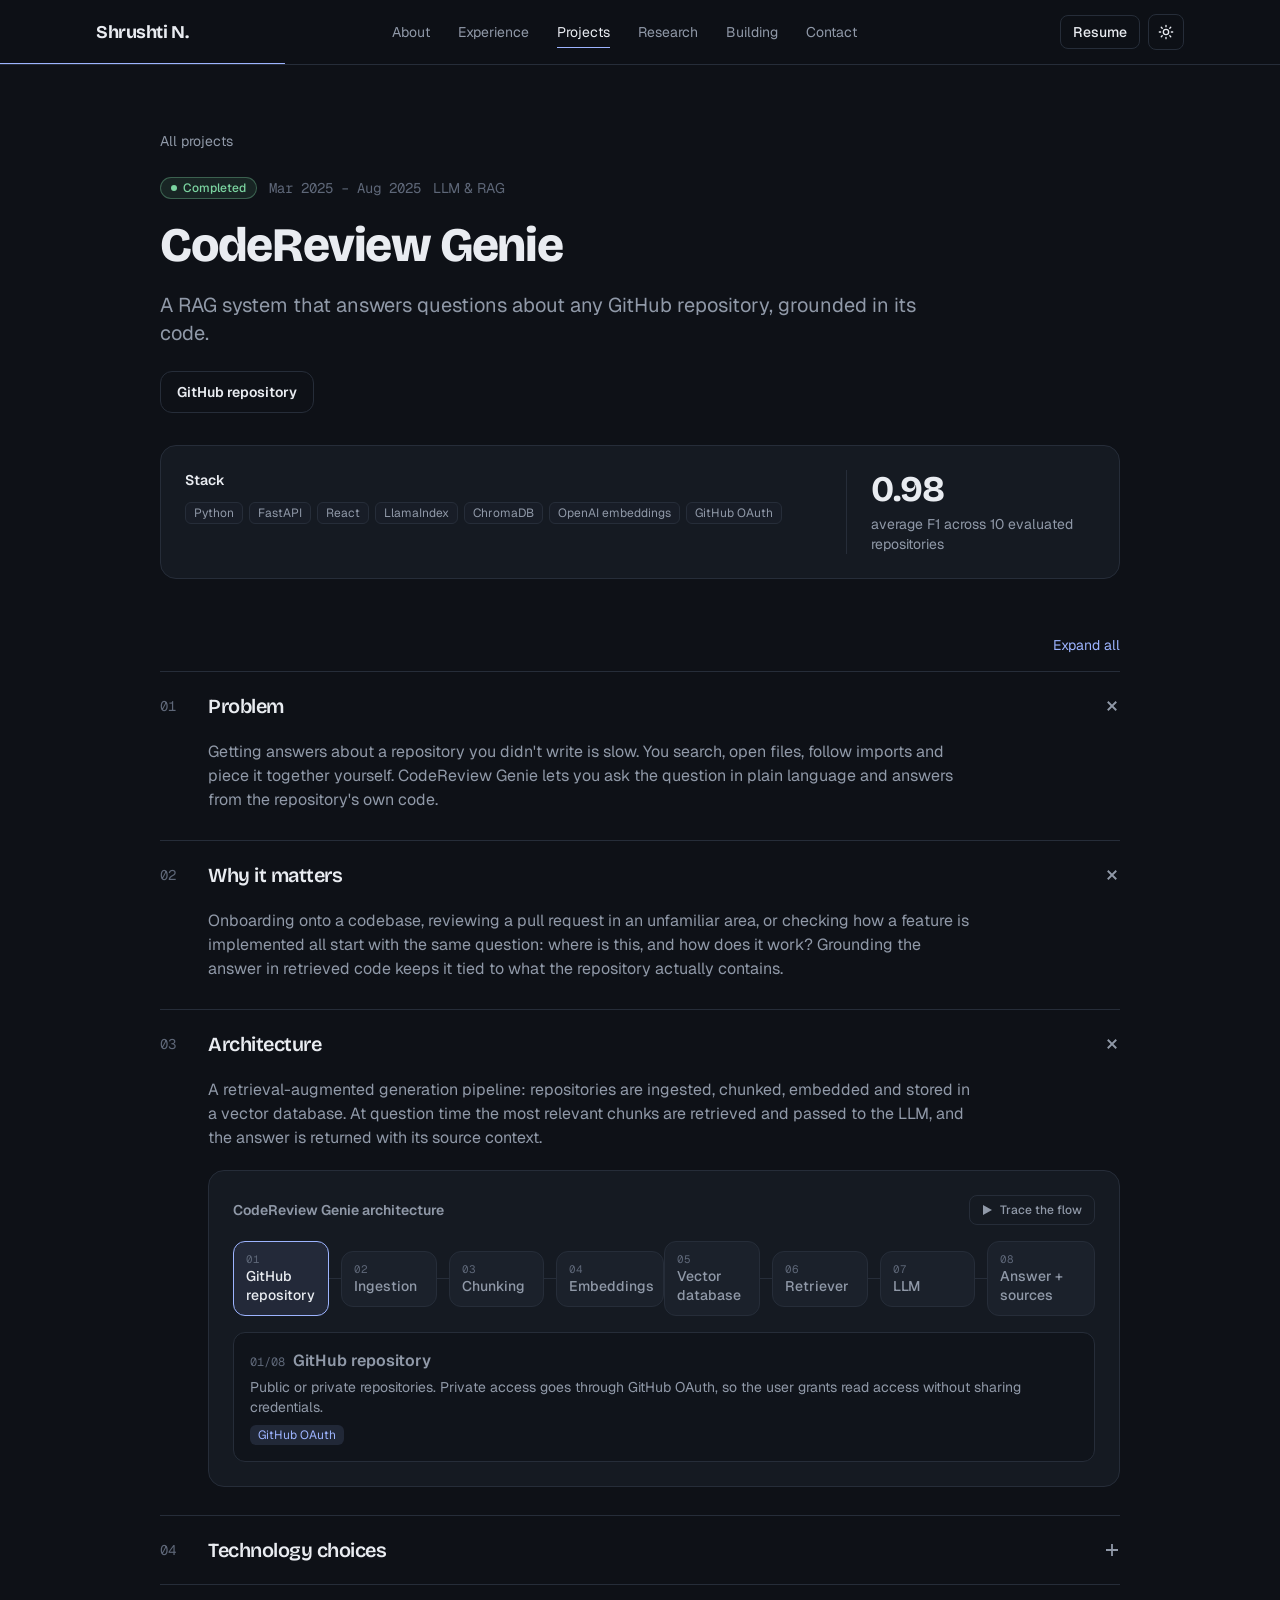
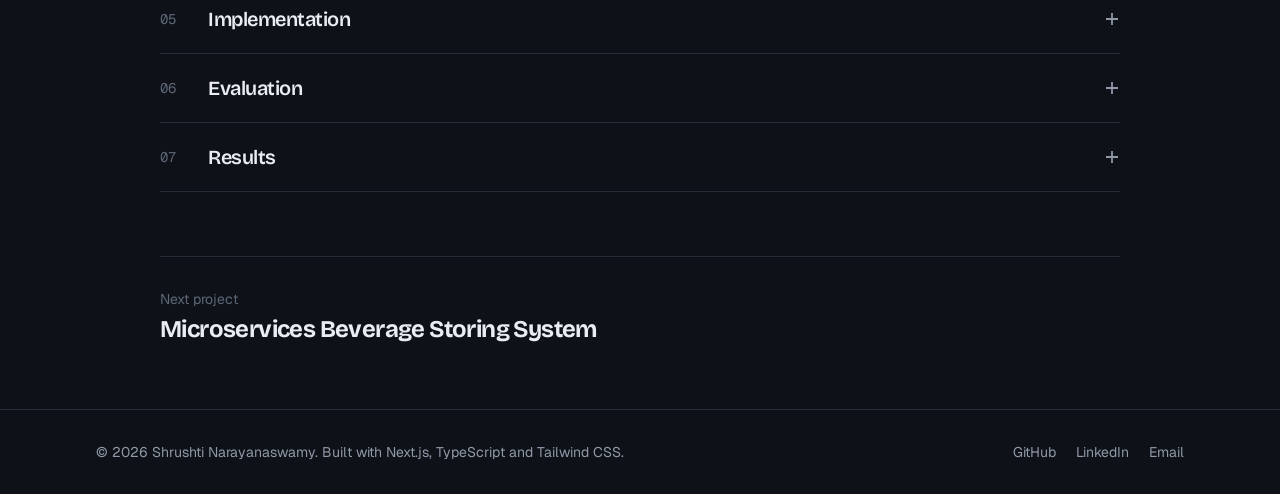
<file: projects/codereview-genie/index.html>
<!DOCTYPE html><!--GHwYJ1TLy1S9ykXWcJeAw--><html lang="en"><head><meta charSet="utf-8"/><meta name="viewport" content="width=device-width, initial-scale=1"/><link rel="stylesheet" href="/next/static/css/76be0b5621947022.css" data-precedence="next"/><link rel="preload" as="script" fetchPriority="low" href="/next/static/chunks/webpack-2eb758dea75faf50.js"/><script src="/next/static/chunks/4bd1b696-c023c6e3521b1417.js" async=""></script><script src="/next/static/chunks/255-a85cef9cc3a04b12.js" async=""></script><script src="/next/static/chunks/main-app-7203f3699fb9ed25.js" async=""></script><script src="/next/static/chunks/506-51bde6540850d248.js" async=""></script><script src="/next/static/chunks/619-ba102abea3e3d0e4.js" async=""></script><script src="/next/static/chunks/app/layout-f3549f4efefdfa55.js" async=""></script><script src="/next/static/chunks/app/template-29832a300dab4493.js" async=""></script><script src="/next/static/chunks/app/projects/%5Bslug%5D/page-bfa476ed437a7dc2.js" async=""></script><link rel="preconnect" href="https://fonts.googleapis.com"/><link rel="preconnect" href="https://fonts.gstatic.com" crossorigin=""/><meta name="theme-color" media="(prefers-color-scheme: dark)" content="#0e1117"/><meta name="theme-color" media="(prefers-color-scheme: light)" content="#fafaf7"/><title>CodeReview Genie | Shrushti Narayanaswamy</title><meta name="description" content="A RAG system that answers questions about any GitHub repository, grounded in its code."/><link rel="author" href="https://shrushti20.github.io"/><meta name="author" content="Shrushti Narayanaswamy"/><meta name="keywords" content="AI Engineer,ML Engineer,LLM,RAG,NLP,Machine Learning,FastAPI,Kubernetes,Bamberg,Germany"/><link rel="canonical" href="https://shrushti20.github.io/projects/codereview-genie/"/><meta property="og:title" content="Shrushti Narayanaswamy | AI/ML Engineer | LLM &amp; RAG Systems"/><meta property="og:description" content="AI/ML Engineer building LLM applications, RAG systems, NLP pipelines, machine learning systems and cloud-native software."/><meta property="og:url" content="https://shrushti20.github.io/"/><meta property="og:site_name" content="Shrushti Narayanaswamy"/><meta property="og:image" content="https://shrushti20.github.io/og-image.png"/><meta property="og:image:width" content="1200"/><meta property="og:image:height" content="627"/><meta property="og:image:alt" content="Shrushti Narayanaswamy"/><meta property="og:type" content="website"/><meta name="twitter:card" content="summary_large_image"/><meta name="twitter:title" content="Shrushti Narayanaswamy | AI/ML Engineer | LLM &amp; RAG Systems"/><meta name="twitter:description" content="AI/ML Engineer building LLM applications, RAG systems, NLP pipelines, machine learning systems and cloud-native software."/><meta name="twitter:image" content="https://shrushti20.github.io/og-image.png"/><link rel="icon" href="/favicon.svg"/><script>try{if(localStorage.getItem('theme')==='light')document.documentElement.classList.add('light')}catch(e){}</script><link rel="stylesheet" href="https://fonts.googleapis.com/css2?family=Bricolage+Grotesque:opsz,wght@12..96,500..800&amp;family=Geist:wght@400..700&amp;family=Geist+Mono:wght@400;500&amp;display=swap"/><script type="application/ld+json">{"@context":"https://schema.org","@type":"Person","name":"Shrushti Narayanaswamy","jobTitle":"AI / ML Engineer","url":"https://shrushti20.github.io","email":"mailto:shrushtinarayanaswamy@gmail.com","address":{"@type":"PostalAddress","addressLocality":"Bamberg","addressCountry":"DE"},"alumniOf":[{"@type":"CollegeOrUniversity","name":"Otto-Friedrich-Universität Bamberg"},{"@type":"CollegeOrUniversity","name":"Bangalore Institute of Technology"}],"knowsAbout":["Large Language Models","Retrieval-Augmented Generation","Natural Language Processing","Machine Learning","Kubernetes"],"sameAs":["https://www.linkedin.com/in/shrushtinarayanaswamy","https://github.com/shrushti20"]}</script><script src="/next/static/chunks/polyfills-42372ed130431b0a.js" noModule=""></script></head><body class="min-h-screen"><div hidden=""><!--$--><!--/$--></div><a href="#main" class="sr-only focus:not-sr-only focus:fixed focus:left-4 focus:top-4 focus:z-50 focus:rounded-lg focus:bg-accent focus:px-4 focus:py-2 focus:text-accent-ink">Skip to content</a><header class="sticky top-0 z-40 border-b border-rule bg-bg/80 backdrop-blur-md"><nav aria-label="Main" class="mx-auto flex h-16 max-w-6xl items-center justify-between gap-4 px-5 sm:px-8"><a class="font-display text-lg font-bold" href="/">Shrushti N.</a><ul class="hidden items-center gap-7 text-sm md:flex"><li class="relative"><a class="transition-colors hover:text-ink text-muted" href="/#about">About</a></li><li class="relative"><a class="transition-colors hover:text-ink text-muted" href="/#experience">Experience</a></li><li class="relative"><a class="transition-colors hover:text-ink text-ink" href="/projects/">Projects</a><span class="absolute -bottom-1.5 left-0 h-px w-full bg-accent"></span></li><li class="relative"><a class="transition-colors hover:text-ink text-muted" href="/research/">Research</a></li><li class="relative"><a class="transition-colors hover:text-ink text-muted" href="/building/">Building</a></li><li class="relative"><a class="transition-colors hover:text-ink text-muted" href="/#contact">Contact</a></li></ul><div class="flex items-center gap-2"><a href="/resume.pdf" download="" class="hidden rounded-lg border border-rule px-3 py-1.5 text-sm font-medium hover:border-accent sm:inline-block">Resume</a><button aria-label="Switch to light mode" class="grid h-9 w-9 place-items-center rounded-lg border border-rule hover:border-accent"><svg width="16" height="16" viewBox="0 0 24 24" fill="none" stroke="currentColor" stroke-width="2" stroke-linecap="round" aria-hidden="true"><circle cx="12" cy="12" r="4"></circle><path d="M12 2v2M12 20v2M4.9 4.9l1.4 1.4M17.7 17.7l1.4 1.4M2 12h2M20 12h2M4.9 19.1l1.4-1.4M17.7 6.3l1.4-1.4"></path></svg></button><button class="grid h-9 w-9 place-items-center rounded-lg border border-rule md:hidden" aria-expanded="false" aria-controls="mobile-menu" aria-label="Open menu"><svg width="18" height="18" viewBox="0 0 24 24" fill="none" stroke="currentColor" stroke-width="2" stroke-linecap="round" aria-hidden="true"><path d="M4 7h16M4 12h16M4 17h16"></path></svg></button></div><div class="absolute inset-x-0 bottom-0 h-px origin-left bg-accent" aria-hidden="true" style="transform:scaleX(0)"></div></nav></header><main id="main"><div style="opacity:0;transform:translateY(8px)"><article class="mx-auto max-w-5xl px-5 py-12 sm:px-8 sm:py-16"><a class="text-sm text-muted hover:text-ink" href="/projects/">All projects</a><header class="mt-6"><div class="flex flex-wrap items-center gap-3"><span class="inline-flex items-center gap-1.5 rounded-full border px-2.5 py-0.5 text-xs font-medium text-done border-done/35 bg-done/10"><span aria-hidden="true" class="h-1.5 w-1.5 rounded-full bg-done"></span>Completed</span><span class="font-mono text-sm text-faint">Mar 2025 – Aug 2025</span><span class="text-sm text-faint">LLM &amp; RAG</span></div><h1 class="mt-4 font-display text-4xl font-extrabold leading-tight sm:text-5xl">CodeReview Genie</h1><p class="mt-4 max-w-3xl text-xl text-muted">A RAG system that answers questions about any GitHub repository, grounded in its code.</p><div class="mt-6 flex flex-wrap items-center gap-3"><a href="https://github.com/shrushti20/CodeReview-Genie" target="_blank" rel="noopener" class="rounded-xl border border-rule px-4 py-2.5 text-sm font-semibold hover:border-accent">GitHub repository</a></div><div class="mt-8 grid gap-6 rounded-2xl border border-rule bg-surface p-6 sm:grid-cols-[1fr_auto]"><div><h2 class="text-sm font-semibold">Stack</h2><ul class="flex flex-wrap gap-1.5 mt-3"><li class="rounded-md border border-rule bg-surface-2/60 px-2 py-0.5 text-xs text-muted">Python</li><li class="rounded-md border border-rule bg-surface-2/60 px-2 py-0.5 text-xs text-muted">FastAPI</li><li class="rounded-md border border-rule bg-surface-2/60 px-2 py-0.5 text-xs text-muted">React</li><li class="rounded-md border border-rule bg-surface-2/60 px-2 py-0.5 text-xs text-muted">LlamaIndex</li><li class="rounded-md border border-rule bg-surface-2/60 px-2 py-0.5 text-xs text-muted">ChromaDB</li><li class="rounded-md border border-rule bg-surface-2/60 px-2 py-0.5 text-xs text-muted">OpenAI embeddings</li><li class="rounded-md border border-rule bg-surface-2/60 px-2 py-0.5 text-xs text-muted">GitHub OAuth</li></ul></div><div class="sm:border-l sm:border-rule sm:pl-6"><p class="font-display font-bold whitespace-nowrap text-4xl">0.98</p><p class="mt-1 max-w-[14rem] text-sm text-muted">average F1 across 10 evaluated repositories</p></div></div></header><section class="mt-14" aria-label="Case study"><div><div class="mb-4 flex justify-end"><button class="text-sm text-accent hover:underline">Expand all</button></div><ol class="border-t border-rule"><li class="border-b border-rule"><h3><button aria-expanded="true" class="flex w-full items-center gap-4 py-5 text-left"><span class="w-8 font-mono text-sm text-faint">01</span><span class="flex-1 font-display text-xl font-semibold">Problem</span><svg width="16" height="16" viewBox="0 0 16 16" stroke="currentColor" stroke-width="1.8" class="text-muted" aria-hidden="true"><path d="M8 2v12M2 8h12"></path></svg></button></h3><div class="overflow-hidden" style="height:auto;opacity:1"><div class="pb-7 text-muted sm:pl-12"><div class="prose-body max-w-3xl"><p>Getting answers about a repository you didn&#x27;t write is slow. You search, open files, follow imports and piece it together yourself. CodeReview Genie lets you ask the question in plain language and answers from the repository&#x27;s own code.</p></div></div></div></li><li class="border-b border-rule"><h3><button aria-expanded="true" class="flex w-full items-center gap-4 py-5 text-left"><span class="w-8 font-mono text-sm text-faint">02</span><span class="flex-1 font-display text-xl font-semibold">Why it matters</span><svg width="16" height="16" viewBox="0 0 16 16" stroke="currentColor" stroke-width="1.8" class="text-muted" aria-hidden="true"><path d="M8 2v12M2 8h12"></path></svg></button></h3><div class="overflow-hidden" style="height:auto;opacity:1"><div class="pb-7 text-muted sm:pl-12"><div class="prose-body max-w-3xl"><p>Onboarding onto a codebase, reviewing a pull request in an unfamiliar area, or checking how a feature is implemented all start with the same question: where is this, and how does it work? Grounding the answer in retrieved code keeps it tied to what the repository actually contains.</p></div></div></div></li><li class="border-b border-rule"><h3><button aria-expanded="true" class="flex w-full items-center gap-4 py-5 text-left"><span class="w-8 font-mono text-sm text-faint">03</span><span class="flex-1 font-display text-xl font-semibold">Architecture</span><svg width="16" height="16" viewBox="0 0 16 16" stroke="currentColor" stroke-width="1.8" class="text-muted" aria-hidden="true"><path d="M8 2v12M2 8h12"></path></svg></button></h3><div class="overflow-hidden" style="height:auto;opacity:1"><div class="pb-7 text-muted sm:pl-12"><div class="prose-body max-w-3xl"><p>A retrieval-augmented generation pipeline: repositories are ingested, chunked, embedded and stored in a vector database. At question time the most relevant chunks are retrieved and passed to the LLM, and the answer is returned with its source context.</p></div><div class="mt-5"><figure class="rounded-2xl border border-rule bg-surface p-4 sm:p-6"><figcaption class="mb-4 flex flex-wrap items-center justify-between gap-3"><span class="text-sm font-semibold">CodeReview Genie architecture</span><button class="inline-flex items-center gap-2 rounded-lg border border-rule px-3 py-1.5 text-xs font-medium hover:border-accent"><svg width="10" height="10" viewBox="0 0 10 10" aria-hidden="true" fill="currentColor"><path d="M1 0l9 5-9 5z"></path></svg>Trace the flow</button></figcaption><ol class="flex flex-col lg:flex-row lg:items-stretch "><li class="flex flex-col items-stretch lg:min-w-0 lg:flex-1 lg:flex-row lg:items-center"><button aria-pressed="true" class="relative z-10 w-full rounded-xl border px-3 py-2.5 text-left text-sm leading-snug transition-colors border-accent bg-accent/10 text-ink"><span class="mr-2 font-mono text-[0.68rem] text-faint lg:mr-0 lg:block">01</span><span class="font-medium">GitHub repository</span></button><span aria-hidden="true" class="relative mx-auto block h-4 w-px lg:mx-0 lg:h-px lg:w-3 lg:flex-none bg-rule transition-colors"></span></li><li class="flex flex-col items-stretch lg:min-w-0 lg:flex-1 lg:flex-row lg:items-center"><button aria-pressed="false" class="relative z-10 w-full rounded-xl border px-3 py-2.5 text-left text-sm leading-snug transition-colors border-rule bg-surface-2 text-muted hover:text-ink"><span class="mr-2 font-mono text-[0.68rem] text-faint lg:mr-0 lg:block">02</span><span class="font-medium">Ingestion</span></button><span aria-hidden="true" class="relative mx-auto block h-4 w-px lg:mx-0 lg:h-px lg:w-3 lg:flex-none bg-rule transition-colors"></span></li><li class="flex flex-col items-stretch lg:min-w-0 lg:flex-1 lg:flex-row lg:items-center"><button aria-pressed="false" class="relative z-10 w-full rounded-xl border px-3 py-2.5 text-left text-sm leading-snug transition-colors border-rule bg-surface-2 text-muted hover:text-ink"><span class="mr-2 font-mono text-[0.68rem] text-faint lg:mr-0 lg:block">03</span><span class="font-medium">Chunking</span></button><span aria-hidden="true" class="relative mx-auto block h-4 w-px lg:mx-0 lg:h-px lg:w-3 lg:flex-none bg-rule transition-colors"></span></li><li class="flex flex-col items-stretch lg:min-w-0 lg:flex-1 lg:flex-row lg:items-center"><button aria-pressed="false" class="relative z-10 w-full rounded-xl border px-3 py-2.5 text-left text-sm leading-snug transition-colors border-rule bg-surface-2 text-muted hover:text-ink"><span class="mr-2 font-mono text-[0.68rem] text-faint lg:mr-0 lg:block">04</span><span class="font-medium">Embeddings</span></button><span aria-hidden="true" class="relative mx-auto block h-4 w-px lg:mx-0 lg:h-px lg:w-3 lg:flex-none bg-rule transition-colors"></span></li><li class="flex flex-col items-stretch lg:min-w-0 lg:flex-1 lg:flex-row lg:items-center"><button aria-pressed="false" class="relative z-10 w-full rounded-xl border px-3 py-2.5 text-left text-sm leading-snug transition-colors border-rule bg-surface-2 text-muted hover:text-ink"><span class="mr-2 font-mono text-[0.68rem] text-faint lg:mr-0 lg:block">05</span><span class="font-medium">Vector database</span></button><span aria-hidden="true" class="relative mx-auto block h-4 w-px lg:mx-0 lg:h-px lg:w-3 lg:flex-none bg-rule transition-colors"></span></li><li class="flex flex-col items-stretch lg:min-w-0 lg:flex-1 lg:flex-row lg:items-center"><button aria-pressed="false" class="relative z-10 w-full rounded-xl border px-3 py-2.5 text-left text-sm leading-snug transition-colors border-rule bg-surface-2 text-muted hover:text-ink"><span class="mr-2 font-mono text-[0.68rem] text-faint lg:mr-0 lg:block">06</span><span class="font-medium">Retriever</span></button><span aria-hidden="true" class="relative mx-auto block h-4 w-px lg:mx-0 lg:h-px lg:w-3 lg:flex-none bg-rule transition-colors"></span></li><li class="flex flex-col items-stretch lg:min-w-0 lg:flex-1 lg:flex-row lg:items-center"><button aria-pressed="false" class="relative z-10 w-full rounded-xl border px-3 py-2.5 text-left text-sm leading-snug transition-colors border-rule bg-surface-2 text-muted hover:text-ink"><span class="mr-2 font-mono text-[0.68rem] text-faint lg:mr-0 lg:block">07</span><span class="font-medium">LLM</span></button><span aria-hidden="true" class="relative mx-auto block h-4 w-px lg:mx-0 lg:h-px lg:w-3 lg:flex-none bg-rule transition-colors"></span></li><li class="flex flex-col items-stretch lg:min-w-0 lg:flex-1 lg:flex-row lg:items-center"><button aria-pressed="false" class="relative z-10 w-full rounded-xl border px-3 py-2.5 text-left text-sm leading-snug transition-colors border-rule bg-surface-2 text-muted hover:text-ink"><span class="mr-2 font-mono text-[0.68rem] text-faint lg:mr-0 lg:block">08</span><span class="font-medium">Answer + sources</span></button></li></ol><div class="mt-4 min-h-[6.5rem] rounded-xl border border-rule bg-bg/60 p-4" aria-live="polite"><div style="opacity:0;transform:translateY(4px)"><div class="flex items-baseline gap-2"><span class="font-mono text-xs text-faint">01<!-- -->/<!-- -->08</span><span class="font-semibold">GitHub repository</span></div><p class="mt-1 text-sm text-muted">Public or private repositories. Private access goes through GitHub OAuth, so the user grants read access without sharing credentials.</p><ul class="mt-2 flex flex-wrap gap-1.5"><li class="rounded-md bg-accent/12 px-2 py-0.5 text-xs text-accent">GitHub OAuth</li></ul></div></div></figure></div></div></div></li><li class="border-b border-rule"><h3><button aria-expanded="false" class="flex w-full items-center gap-4 py-5 text-left"><span class="w-8 font-mono text-sm text-faint">04</span><span class="flex-1 font-display text-xl font-semibold">Technology choices</span><svg width="16" height="16" viewBox="0 0 16 16" stroke="currentColor" stroke-width="1.8" class="text-muted" aria-hidden="true"><path d="M8 2v12M2 8h12"></path></svg></button></h3></li><li class="border-b border-rule"><h3><button aria-expanded="false" class="flex w-full items-center gap-4 py-5 text-left"><span class="w-8 font-mono text-sm text-faint">05</span><span class="flex-1 font-display text-xl font-semibold">Implementation</span><svg width="16" height="16" viewBox="0 0 16 16" stroke="currentColor" stroke-width="1.8" class="text-muted" aria-hidden="true"><path d="M8 2v12M2 8h12"></path></svg></button></h3></li><li class="border-b border-rule"><h3><button aria-expanded="false" class="flex w-full items-center gap-4 py-5 text-left"><span class="w-8 font-mono text-sm text-faint">06</span><span class="flex-1 font-display text-xl font-semibold">Evaluation</span><svg width="16" height="16" viewBox="0 0 16 16" stroke="currentColor" stroke-width="1.8" class="text-muted" aria-hidden="true"><path d="M8 2v12M2 8h12"></path></svg></button></h3></li><li class="border-b border-rule"><h3><button aria-expanded="false" class="flex w-full items-center gap-4 py-5 text-left"><span class="w-8 font-mono text-sm text-faint">07</span><span class="flex-1 font-display text-xl font-semibold">Results</span><svg width="16" height="16" viewBox="0 0 16 16" stroke="currentColor" stroke-width="1.8" class="text-muted" aria-hidden="true"><path d="M8 2v12M2 8h12"></path></svg></button></h3></li></ol></div></section><nav class="mt-16 border-t border-rule pt-8" aria-label="Next project"><p class="text-sm text-faint">Next project</p><a class="mt-1 inline-block font-display text-2xl font-bold hover:text-accent" href="/projects/microservices-beverage-system/">Microservices Beverage Storing System</a></nav></article><!--$--><!--/$--></div></main><footer class="border-t border-rule"><div class="mx-auto flex max-w-6xl flex-wrap items-center justify-between gap-4 px-5 py-8 text-sm text-muted sm:px-8"><p>© <!-- -->2026<!-- --> <!-- -->Shrushti Narayanaswamy<!-- -->. Built with Next.js, TypeScript and Tailwind CSS.</p><ul class="flex gap-5"><li><a class="hover:text-ink" href="https://github.com/shrushti20" target="_blank" rel="noopener">GitHub</a></li><li><a class="hover:text-ink" href="https://www.linkedin.com/in/shrushtinarayanaswamy" target="_blank" rel="noopener">LinkedIn</a></li><li><a class="hover:text-ink" href="mailto:shrushtinarayanaswamy@gmail.com">Email</a></li></ul></div></footer><script src="/next/static/chunks/webpack-2eb758dea75faf50.js" id="_R_" async=""></script><script>(self.__next_f=self.__next_f||[]).push([0])</script><script>self.__next_f.push([1,"1:\"$Sreact.fragment\"\n2:I[879,[\"506\",\"static/chunks/506-51bde6540850d248.js\",\"619\",\"static/chunks/619-ba102abea3e3d0e4.js\",\"177\",\"static/chunks/app/layout-f3549f4efefdfa55.js\"],\"Nav\"]\n3:I[9766,[],\"\"]\n4:I[1212,[\"506\",\"static/chunks/506-51bde6540850d248.js\",\"397\",\"static/chunks/app/template-29832a300dab4493.js\"],\"default\"]\n5:I[8924,[],\"\"]\n6:I[2619,[\"506\",\"static/chunks/506-51bde6540850d248.js\",\"619\",\"static/chunks/619-ba102abea3e3d0e4.js\",\"419\",\"static/chunks/app/projects/%5Bslug%5D/page-bfa476ed437a7dc2.js\"],\"\"]\n7:I[1216,[\"506\",\"static/chunks/506-51bde6540850d248.js\",\"619\",\"static/chunks/619-ba102abea3e3d0e4.js\",\"177\",\"static/chunks/app/layout-f3549f4efefdfa55.js\"],\"BackToTop\"]\nb:I[7150,[],\"\"]\n:HL[\"/next/static/css/76be0b5621947022.css\",\"style\"]\n"])</script><script>self.__next_f.push([1,"0:{\"P\":null,\"b\":\"GHwYJ1TLy1S9ykXWcJeAw\",\"p\":\"\",\"c\":[\"\",\"projects\",\"codereview-genie\",\"\"],\"i\":false,\"f\":[[[\"\",{\"children\":[\"projects\",{\"children\":[[\"slug\",\"codereview-genie\",\"d\"],{\"children\":[\"__PAGE__\",{}]}]}]},\"$undefined\",\"$undefined\",true],[\"\",[\"$\",\"$1\",\"c\",{\"children\":[[[\"$\",\"link\",\"0\",{\"rel\":\"stylesheet\",\"href\":\"/next/static/css/76be0b5621947022.css\",\"precedence\":\"next\",\"crossOrigin\":\"$undefined\",\"nonce\":\"$undefined\"}]],[\"$\",\"html\",null,{\"lang\":\"en\",\"suppressHydrationWarning\":true,\"children\":[[\"$\",\"head\",null,{\"children\":[[\"$\",\"script\",null,{\"dangerouslySetInnerHTML\":{\"__html\":\"try{if(localStorage.getItem('theme')==='light')document.documentElement.classList.add('light')}catch(e){}\"}}],[\"$\",\"link\",null,{\"rel\":\"preconnect\",\"href\":\"https://fonts.googleapis.com\"}],[\"$\",\"link\",null,{\"rel\":\"preconnect\",\"href\":\"https://fonts.gstatic.com\",\"crossOrigin\":\"\"}],[\"$\",\"link\",null,{\"rel\":\"stylesheet\",\"href\":\"https://fonts.googleapis.com/css2?family=Bricolage+Grotesque:opsz,wght@12..96,500..800\u0026family=Geist:wght@400..700\u0026family=Geist+Mono:wght@400;500\u0026display=swap\"}],[\"$\",\"script\",null,{\"type\":\"application/ld+json\",\"dangerouslySetInnerHTML\":{\"__html\":\"{\\\"@context\\\":\\\"https://schema.org\\\",\\\"@type\\\":\\\"Person\\\",\\\"name\\\":\\\"Shrushti Narayanaswamy\\\",\\\"jobTitle\\\":\\\"AI / ML Engineer\\\",\\\"url\\\":\\\"https://shrushti20.github.io\\\",\\\"email\\\":\\\"mailto:shrushtinarayanaswamy@gmail.com\\\",\\\"address\\\":{\\\"@type\\\":\\\"PostalAddress\\\",\\\"addressLocality\\\":\\\"Bamberg\\\",\\\"addressCountry\\\":\\\"DE\\\"},\\\"alumniOf\\\":[{\\\"@type\\\":\\\"CollegeOrUniversity\\\",\\\"name\\\":\\\"Otto-Friedrich-Universität Bamberg\\\"},{\\\"@type\\\":\\\"CollegeOrUniversity\\\",\\\"name\\\":\\\"Bangalore Institute of Technology\\\"}],\\\"knowsAbout\\\":[\\\"Large Language Models\\\",\\\"Retrieval-Augmented Generation\\\",\\\"Natural Language Processing\\\",\\\"Machine Learning\\\",\\\"Kubernetes\\\"],\\\"sameAs\\\":[\\\"https://www.linkedin.com/in/shrushtinarayanaswamy\\\",\\\"https://github.com/shrushti20\\\"]}\"}}]]}],[\"$\",\"body\",null,{\"className\":\"min-h-screen\",\"children\":[[\"$\",\"a\",null,{\"href\":\"#main\",\"className\":\"sr-only focus:not-sr-only focus:fixed focus:left-4 focus:top-4 focus:z-50 focus:rounded-lg focus:bg-accent focus:px-4 focus:py-2 focus:text-accent-ink\",\"children\":\"Skip to content\"}],[\"$\",\"$L2\",null,{}],[\"$\",\"main\",null,{\"id\":\"main\",\"children\":[\"$\",\"$L3\",null,{\"parallelRouterKey\":\"children\",\"error\":\"$undefined\",\"errorStyles\":\"$undefined\",\"errorScripts\":\"$undefined\",\"template\":[\"$\",\"$L4\",null,{\"children\":[\"$\",\"$L5\",null,{}]}],\"templateStyles\":[],\"templateScripts\":[],\"notFound\":[[\"$\",\"div\",null,{\"className\":\"mx-auto max-w-3xl px-5 py-32 text-center\",\"children\":[[\"$\",\"p\",null,{\"className\":\"font-mono text-sm text-faint\",\"children\":\"404\"}],[\"$\",\"h1\",null,{\"className\":\"mt-3 font-display text-4xl font-extrabold\",\"children\":\"Nothing retrieved for this page.\"}],[\"$\",\"p\",null,{\"className\":\"mt-4 text-muted\",\"children\":\"The page you're looking for doesn't exist.\"}],[\"$\",\"$L6\",null,{\"href\":\"/\",\"className\":\"mt-8 inline-block rounded-xl bg-accent px-5 py-2.5 text-sm font-semibold text-accent-ink\",\"children\":\"Back to home\"}]]}],[]],\"forbidden\":\"$undefined\",\"unauthorized\":\"$undefined\"}]}],[\"$\",\"footer\",null,{\"className\":\"border-t border-rule\",\"children\":[\"$\",\"div\",null,{\"className\":\"mx-auto flex max-w-6xl flex-wrap items-center justify-between gap-4 px-5 py-8 text-sm text-muted sm:px-8\",\"children\":[[\"$\",\"p\",null,{\"children\":[\"© \",2026,\" \",\"Shrushti Narayanaswamy\",\". Built with Next.js, TypeScript and Tailwind CSS.\"]}],[\"$\",\"ul\",null,{\"className\":\"flex gap-5\",\"children\":[[\"$\",\"li\",null,{\"children\":[\"$\",\"a\",null,{\"className\":\"hover:text-ink\",\"href\":\"https://github.com/shrushti20\",\"target\":\"_blank\",\"rel\":\"noopener\",\"children\":\"GitHub\"}]}],[\"$\",\"li\",null,{\"children\":[\"$\",\"a\",null,{\"className\":\"hover:text-ink\",\"href\":\"https://www.linkedin.com/in/shrushtinarayanaswamy\",\"target\":\"_blank\",\"rel\":\"noopener\",\"children\":\"LinkedIn\"}]}],[\"$\",\"li\",null,{\"children\":[\"$\",\"a\",null,{\"className\":\"hover:text-ink\",\"href\":\"mailto:shrushtinarayanaswamy@gmail.com\",\"children\":\"Email\"}]}]]}]]}]}],[\"$\",\"$L7\",null,{}]]}]]}]]}],{\"children\":[\"projects\",[\"$\",\"$1\",\"c\",{\"children\":[null,[\"$\",\"$L3\",null,{\"parallelRouterKey\":\"children\",\"error\":\"$undefined\",\"errorStyles\":\"$undefined\",\"errorScripts\":\"$undefined\",\"template\":[\"$\",\"$L5\",null,{}],\"templateStyles\":\"$undefined\",\"templateScripts\":\"$undefined\",\"notFound\":\"$undefined\",\"forbidden\":\"$undefined\",\"unauthorized\":\"$undefined\"}]]}],{\"children\":[[\"slug\",\"codereview-genie\",\"d\"],[\"$\",\"$1\",\"c\",{\"children\":[null,[\"$\",\"$L3\",null,{\"parallelRouterKey\":\"children\",\"error\":\"$undefined\",\"errorStyles\":\"$undefined\",\"errorScripts\":\"$undefined\",\"template\":\"$L8\",\"templateStyles\":\"$undefined\",\"templateScripts\":\"$undefined\",\"notFound\":\"$undefined\",\"forbidden\":\"$undefined\",\"unauthorized\":\"$undefined\"}]]}],{\"children\":[\"__PAGE__\",\"$L9\",{},null,false]},null,false]},null,false]},null,false],\"$La\",false]],\"m\":\"$undefined\",\"G\":[\"$b\",[]],\"s\":false,\"S\":true}\n"])</script><script>self.__next_f.push([1,"d:I[4431,[],\"OutletBoundary\"]\nf:I[5278,[],\"AsyncMetadataOutlet\"]\n11:I[4431,[],\"ViewportBoundary\"]\n13:I[4431,[],\"MetadataBoundary\"]\n14:\"$Sreact.suspense\"\n8:[\"$\",\"$L5\",null,{}]\n9:[\"$\",\"$1\",\"c\",{\"children\":[\"$Lc\",null,[\"$\",\"$Ld\",null,{\"children\":[\"$Le\",[\"$\",\"$Lf\",null,{\"promise\":\"$@10\"}]]}]]}]\na:[\"$\",\"$1\",\"h\",{\"children\":[null,[[\"$\",\"$L11\",null,{\"children\":\"$L12\"}],null],[\"$\",\"$L13\",null,{\"children\":[\"$\",\"div\",null,{\"hidden\":true,\"children\":[\"$\",\"$14\",null,{\"fallback\":null,\"children\":\"$L15\"}]}]}]]}]\n"])</script><script>self.__next_f.push([1,"16:I[4086,[\"506\",\"static/chunks/506-51bde6540850d248.js\",\"619\",\"static/chunks/619-ba102abea3e3d0e4.js\",\"419\",\"static/chunks/app/projects/%5Bslug%5D/page-bfa476ed437a7dc2.js\"],\"CaseStudy\"]\n"])</script><script>self.__next_f.push([1,"c:[\"$\",\"article\",null,{\"className\":\"mx-auto max-w-5xl px-5 py-12 sm:px-8 sm:py-16\",\"children\":[[\"$\",\"$L6\",null,{\"href\":\"/projects/\",\"className\":\"text-sm text-muted hover:text-ink\",\"children\":\"All projects\"}],[\"$\",\"header\",null,{\"className\":\"mt-6\",\"children\":[[\"$\",\"div\",null,{\"className\":\"flex flex-wrap items-center gap-3\",\"children\":[[\"$\",\"span\",null,{\"className\":\"inline-flex items-center gap-1.5 rounded-full border px-2.5 py-0.5 text-xs font-medium text-done border-done/35 bg-done/10\",\"children\":[[\"$\",\"span\",null,{\"aria-hidden\":true,\"className\":\"h-1.5 w-1.5 rounded-full bg-done\"}],\"Completed\"]}],[\"$\",\"span\",null,{\"className\":\"font-mono text-sm text-faint\",\"children\":\"Mar 2025 – Aug 2025\"}],[\"$\",\"span\",null,{\"className\":\"text-sm text-faint\",\"children\":\"LLM \u0026 RAG\"}]]}],[\"$\",\"h1\",null,{\"className\":\"mt-4 font-display text-4xl font-extrabold leading-tight sm:text-5xl\",\"children\":\"CodeReview Genie\"}],[\"$\",\"p\",null,{\"className\":\"mt-4 max-w-3xl text-xl text-muted\",\"children\":\"A RAG system that answers questions about any GitHub repository, grounded in its code.\"}],[\"$\",\"div\",null,{\"className\":\"mt-6 flex flex-wrap items-center gap-3\",\"children\":[[\"$\",\"a\",null,{\"href\":\"https://github.com/shrushti20/CodeReview-Genie\",\"target\":\"_blank\",\"rel\":\"noopener\",\"className\":\"rounded-xl border border-rule px-4 py-2.5 text-sm font-semibold hover:border-accent\",\"children\":\"GitHub repository\"}],null,\"$undefined\"]}],[\"$\",\"div\",null,{\"className\":\"mt-8 grid gap-6 rounded-2xl border border-rule bg-surface p-6 sm:grid-cols-[1fr_auto]\",\"children\":[[\"$\",\"div\",null,{\"children\":[[\"$\",\"h2\",null,{\"className\":\"text-sm font-semibold\",\"children\":\"Stack\"}],[\"$\",\"ul\",null,{\"className\":\"flex flex-wrap gap-1.5 mt-3\",\"children\":[[\"$\",\"li\",\"Python\",{\"className\":\"rounded-md border border-rule bg-surface-2/60 px-2 py-0.5 text-xs text-muted\",\"children\":\"Python\"}],[\"$\",\"li\",\"FastAPI\",{\"className\":\"rounded-md border border-rule bg-surface-2/60 px-2 py-0.5 text-xs text-muted\",\"children\":\"FastAPI\"}],[\"$\",\"li\",\"React\",{\"className\":\"rounded-md border border-rule bg-surface-2/60 px-2 py-0.5 text-xs text-muted\",\"children\":\"React\"}],[\"$\",\"li\",\"LlamaIndex\",{\"className\":\"rounded-md border border-rule bg-surface-2/60 px-2 py-0.5 text-xs text-muted\",\"children\":\"LlamaIndex\"}],[\"$\",\"li\",\"ChromaDB\",{\"className\":\"rounded-md border border-rule bg-surface-2/60 px-2 py-0.5 text-xs text-muted\",\"children\":\"ChromaDB\"}],[\"$\",\"li\",\"OpenAI embeddings\",{\"className\":\"rounded-md border border-rule bg-surface-2/60 px-2 py-0.5 text-xs text-muted\",\"children\":\"OpenAI embeddings\"}],[\"$\",\"li\",\"GitHub OAuth\",{\"className\":\"rounded-md border border-rule bg-surface-2/60 px-2 py-0.5 text-xs text-muted\",\"children\":\"GitHub OAuth\"}]]}]]}],[\"$\",\"div\",null,{\"className\":\"sm:border-l sm:border-rule sm:pl-6\",\"children\":[[\"$\",\"p\",null,{\"className\":\"font-display font-bold whitespace-nowrap text-4xl\",\"children\":\"0.98\"}],[\"$\",\"p\",null,{\"className\":\"mt-1 max-w-[14rem] text-sm text-muted\",\"children\":\"average F1 across 10 evaluated repositories\"}]]}]]}]]}],[\"$\",\"section\",null,{\"className\":\"mt-14\",\"aria-label\":\"Case study\",\"children\":[\"$\",\"$L16\",null,{\"p\":{\"slug\":\"codereview-genie\",\"name\":\"CodeReview Genie\",\"tagline\":\"A RAG system that answers questions about any GitHub repository, grounded in its code.\",\"problem\":\"Understanding an unfamiliar codebase means reading dozens of files before you can answer simple questions about it.\",\"status\":\"completed\",\"hero\":true,\"period\":\"Mar 2025 – Aug 2025\",\"category\":[\"LLM \u0026 RAG\"],\"tech\":[\"Python\",\"FastAPI\",\"React\",\"LlamaIndex\",\"ChromaDB\",\"OpenAI embeddings\",\"GitHub OAuth\"],\"highlight\":{\"value\":\"0.98\",\"label\":\"average F1 across 10 evaluated repositories\"},\"links\":{\"github\":\"https://github.com/shrushti20/CodeReview-Genie\",\"demo\":null},\"diagram\":{\"title\":\"CodeReview Genie architecture\",\"kind\":\"pipeline\",\"nodes\":[{\"id\":\"repo\",\"label\":\"GitHub repository\",\"detail\":\"Public or private repositories. Private access goes through GitHub OAuth, so the user grants read access without sharing credentials.\",\"tech\":[\"GitHub OAuth\"]},{\"id\":\"ingest\",\"label\":\"Ingestion\",\"detail\":\"The repository's files are fetched and loaded as documents for indexing.\",\"tech\":[\"LlamaIndex\"]},{\"id\":\"chunk\",\"label\":\"Chunking\",\"detail\":\"Files are split into chunks small enough to embed and retrieve precisely.\",\"tech\":[\"LlamaIndex\"]},{\"id\":\"embed\",\"label\":\"Embeddings\",\"detail\":\"Each chunk is converted to a vector with OpenAI embeddings.\",\"tech\":[\"OpenAI embeddings\"]},{\"id\":\"vdb\",\"label\":\"Vector database\",\"detail\":\"Vectors and their source metadata are stored in ChromaDB.\",\"tech\":[\"ChromaDB\"]},{\"id\":\"retr\",\"label\":\"Retriever\",\"detail\":\"A question is embedded and the most similar chunks are retrieved as context.\",\"tech\":[\"LlamaIndex\",\"ChromaDB\"]},{\"id\":\"llm\",\"label\":\"LLM\",\"detail\":\"The language model answers the question using only the retrieved code as context.\",\"tech\":[\"LlamaIndex\"]},{\"id\":\"ans\",\"label\":\"Answer + sources\",\"detail\":\"The answer is returned to the React frontend through the FastAPI backend, together with the source context it was based on.\",\"tech\":[\"FastAPI\",\"React\"]}]},\"caseStudy\":{\"problem\":{\"body\":[\"Getting answers about a repository you didn't write is slow. You search, open files, follow imports and piece it together yourself. CodeReview Genie lets you ask the question in plain language and answers from the repository's own code.\"]},\"why\":{\"body\":[\"Onboarding onto a codebase, reviewing a pull request in an unfamiliar area, or checking how a feature is implemented all start with the same question: where is this, and how does it work? Grounding the answer in retrieved code keeps it tied to what the repository actually contains.\"]},\"architecture\":{\"body\":[\"A retrieval-augmented generation pipeline: repositories are ingested, chunked, embedded and stored in a vector database. At question time the most relevant chunks are retrieved and passed to the LLM, and the answer is returned with its source context.\"]},\"tech\":{\"points\":[\"FastAPI for the backend API.\",\"React for the question-and-answer interface.\",\"LlamaIndex to orchestrate ingestion, indexing and retrieval.\",\"ChromaDB as the vector store.\",\"OpenAI embeddings to represent code chunks.\",\"GitHub OAuth for secure access to private repositories.\"],\"todo\":\"Add one sentence per choice on WHY you picked it over alternatives (e.g. why ChromaDB rather than pgvector).\"},\"implementation\":{\"points\":[\"Repository ingestion for public and private repositories.\",\"Semantic retrieval over embedded code chunks.\",\"RAG-based question answering with source context.\",\"GitHub OAuth login flow.\"],\"todo\":\"Add specifics: chunk size and strategy, which LLM, how file types are handled, how sources are shown in the UI.\"},\"challenges\":{\"todo\":\"Describe 2–3 real problems you hit and how you solved them (e.g. large files, code vs. docs chunking, OAuth token handling).\"},\"evaluation\":{\"body\":[\"Evaluated on 10 GitHub repositories.\"],\"todo\":\"Explain the evaluation: how many questions per repo, how reference answers were created, and how F1 was computed.\"},\"results\":{\"body\":[\"Average F1 of 0.98 across the 10 evaluated repositories.\"],\"todo\":\"Add any other verified results (latency, per-repo spread, failure cases).\"},\"learned\":{\"todo\":\"What did building this teach you about retrieval quality and grounding?\"},\"future\":{\"todo\":\"What you'd add next, e.g. hybrid search, reranking, citations to exact line numbers, streaming answers.\"}}}}]}],\"$L17\"]}]\n"])</script><script>self.__next_f.push([1,"17:[\"$\",\"nav\",null,{\"className\":\"mt-16 border-t border-rule pt-8\",\"aria-label\":\"Next project\",\"children\":[[\"$\",\"p\",null,{\"className\":\"text-sm text-faint\",\"children\":\"Next project\"}],[\"$\",\"$L6\",null,{\"href\":\"/projects/microservices-beverage-system/\",\"className\":\"mt-1 inline-block font-display text-2xl font-bold hover:text-accent\",\"children\":\"Microservices Beverage Storing System\"}]]}]\n"])</script><script>self.__next_f.push([1,"12:[[\"$\",\"meta\",\"0\",{\"charSet\":\"utf-8\"}],[\"$\",\"meta\",\"1\",{\"name\":\"viewport\",\"content\":\"width=device-width, initial-scale=1\"}],[\"$\",\"meta\",\"2\",{\"name\":\"theme-color\",\"media\":\"(prefers-color-scheme: dark)\",\"content\":\"#0e1117\"}],[\"$\",\"meta\",\"3\",{\"name\":\"theme-color\",\"media\":\"(prefers-color-scheme: light)\",\"content\":\"#fafaf7\"}]]\ne:null\n"])</script><script>self.__next_f.push([1,"18:I[622,[],\"IconMark\"]\n"])</script><script>self.__next_f.push([1,"10:{\"metadata\":[[\"$\",\"title\",\"0\",{\"children\":\"CodeReview Genie | Shrushti Narayanaswamy\"}],[\"$\",\"meta\",\"1\",{\"name\":\"description\",\"content\":\"A RAG system that answers questions about any GitHub repository, grounded in its code.\"}],[\"$\",\"link\",\"2\",{\"rel\":\"author\",\"href\":\"https://shrushti20.github.io\"}],[\"$\",\"meta\",\"3\",{\"name\":\"author\",\"content\":\"Shrushti Narayanaswamy\"}],[\"$\",\"meta\",\"4\",{\"name\":\"keywords\",\"content\":\"AI Engineer,ML Engineer,LLM,RAG,NLP,Machine Learning,FastAPI,Kubernetes,Bamberg,Germany\"}],[\"$\",\"link\",\"5\",{\"rel\":\"canonical\",\"href\":\"https://shrushti20.github.io/projects/codereview-genie/\"}],[\"$\",\"meta\",\"6\",{\"property\":\"og:title\",\"content\":\"Shrushti Narayanaswamy | AI/ML Engineer | LLM \u0026 RAG Systems\"}],[\"$\",\"meta\",\"7\",{\"property\":\"og:description\",\"content\":\"AI/ML Engineer building LLM applications, RAG systems, NLP pipelines, machine learning systems and cloud-native software.\"}],[\"$\",\"meta\",\"8\",{\"property\":\"og:url\",\"content\":\"https://shrushti20.github.io/\"}],[\"$\",\"meta\",\"9\",{\"property\":\"og:site_name\",\"content\":\"Shrushti Narayanaswamy\"}],[\"$\",\"meta\",\"10\",{\"property\":\"og:image\",\"content\":\"https://shrushti20.github.io/og-image.png\"}],[\"$\",\"meta\",\"11\",{\"property\":\"og:image:width\",\"content\":\"1200\"}],[\"$\",\"meta\",\"12\",{\"property\":\"og:image:height\",\"content\":\"627\"}],[\"$\",\"meta\",\"13\",{\"property\":\"og:image:alt\",\"content\":\"Shrushti Narayanaswamy\"}],[\"$\",\"meta\",\"14\",{\"property\":\"og:type\",\"content\":\"website\"}],[\"$\",\"meta\",\"15\",{\"name\":\"twitter:card\",\"content\":\"summary_large_image\"}],[\"$\",\"meta\",\"16\",{\"name\":\"twitter:title\",\"content\":\"Shrushti Narayanaswamy | AI/ML Engineer | LLM \u0026 RAG Systems\"}],[\"$\",\"meta\",\"17\",{\"name\":\"twitter:description\",\"content\":\"AI/ML Engineer building LLM applications, RAG systems, NLP pipelines, machine learning systems and cloud-native software.\"}],[\"$\",\"meta\",\"18\",{\"name\":\"twitter:image\",\"content\":\"https://shrushti20.github.io/og-image.png\"}],[\"$\",\"link\",\"19\",{\"rel\":\"icon\",\"href\":\"/favicon.svg\"}],[\"$\",\"$L18\",\"20\",{}]],\"error\":null,\"digest\":\"$undefined\"}\n"])</script><script>self.__next_f.push([1,"15:\"$10:metadata\"\n"])</script></body></html>
</file>
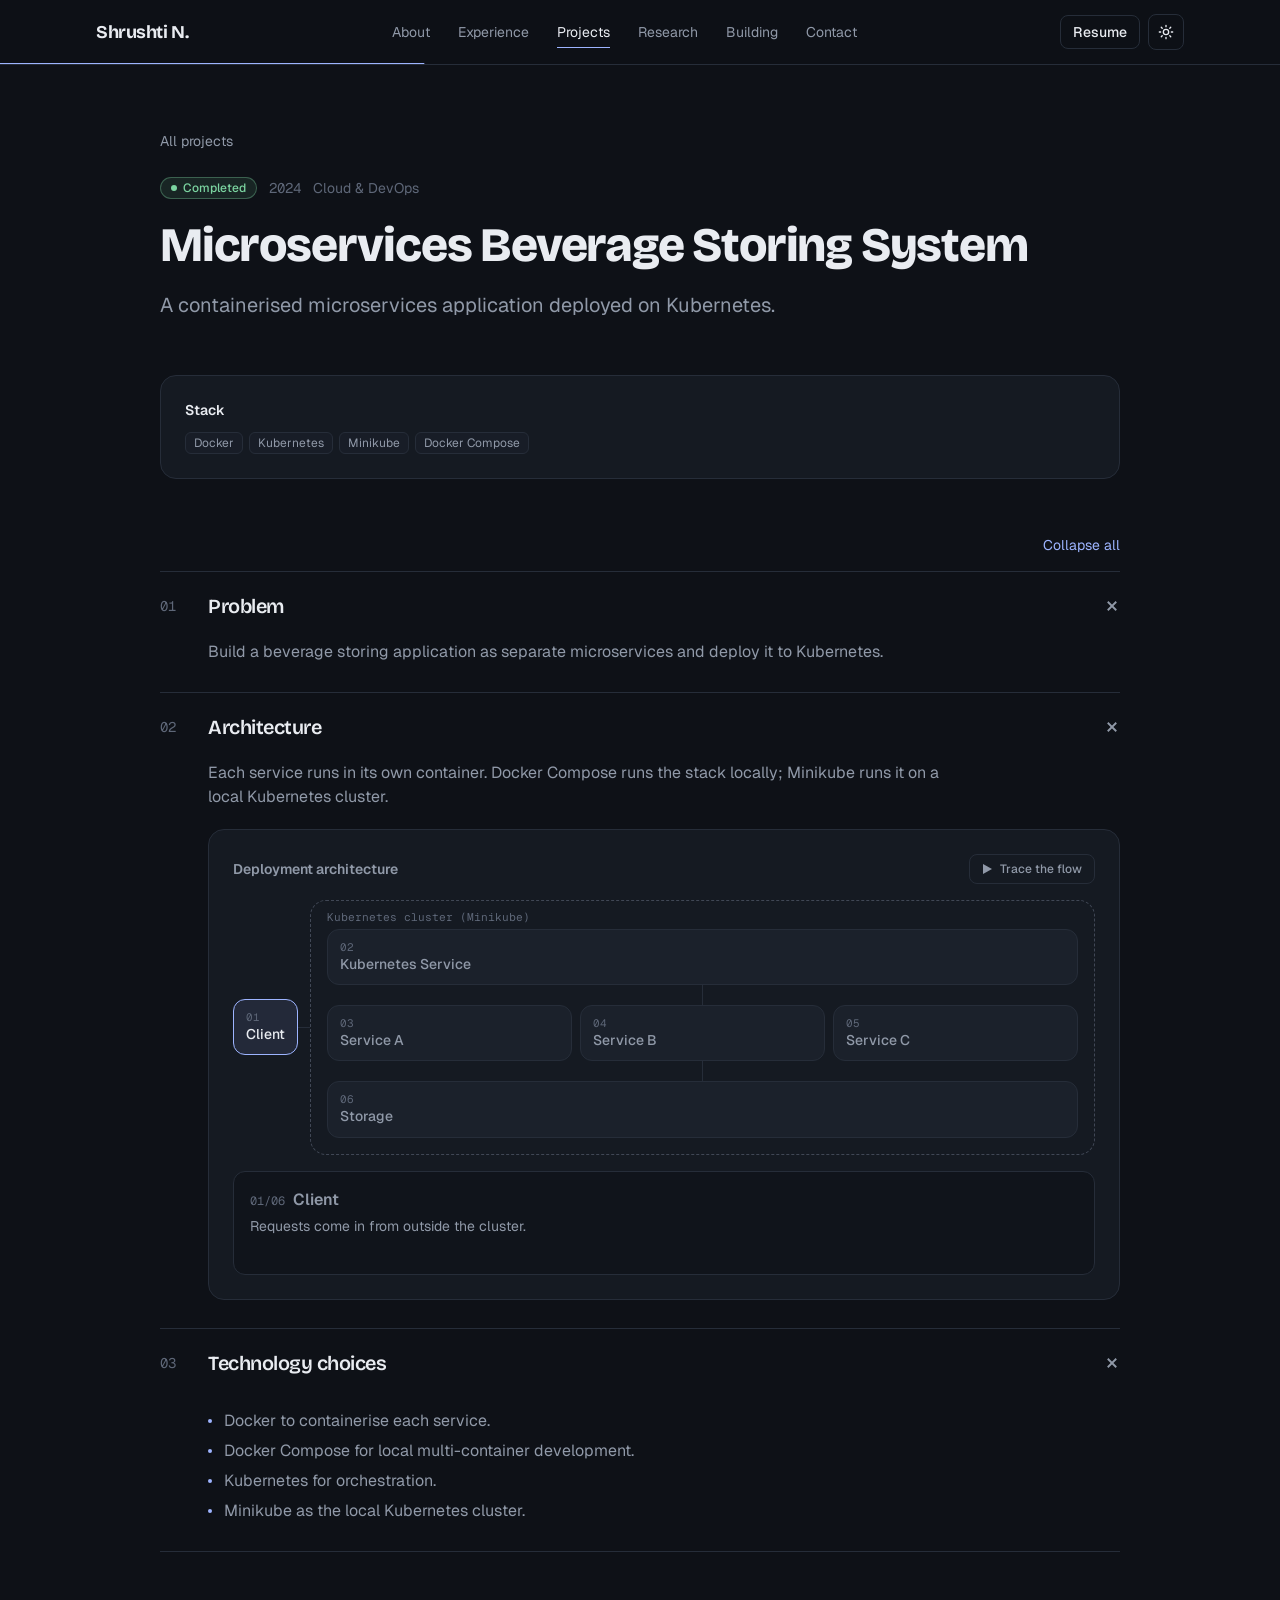
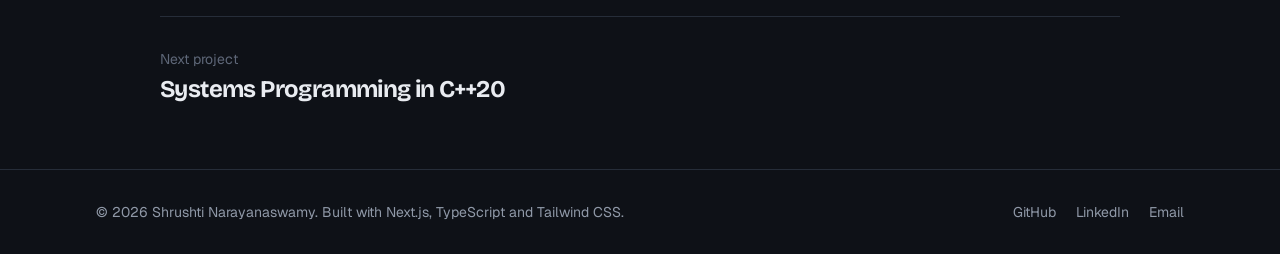
<file: projects/microservices-beverage-system/index.html>
<!DOCTYPE html><!--GHwYJ1TLy1S9ykXWcJeAw--><html lang="en"><head><meta charSet="utf-8"/><meta name="viewport" content="width=device-width, initial-scale=1"/><link rel="stylesheet" href="/next/static/css/76be0b5621947022.css" data-precedence="next"/><link rel="preload" as="script" fetchPriority="low" href="/next/static/chunks/webpack-2eb758dea75faf50.js"/><script src="/next/static/chunks/4bd1b696-c023c6e3521b1417.js" async=""></script><script src="/next/static/chunks/255-a85cef9cc3a04b12.js" async=""></script><script src="/next/static/chunks/main-app-7203f3699fb9ed25.js" async=""></script><script src="/next/static/chunks/506-51bde6540850d248.js" async=""></script><script src="/next/static/chunks/619-ba102abea3e3d0e4.js" async=""></script><script src="/next/static/chunks/app/layout-f3549f4efefdfa55.js" async=""></script><script src="/next/static/chunks/app/template-29832a300dab4493.js" async=""></script><script src="/next/static/chunks/app/projects/%5Bslug%5D/page-bfa476ed437a7dc2.js" async=""></script><link rel="preconnect" href="https://fonts.googleapis.com"/><link rel="preconnect" href="https://fonts.gstatic.com" crossorigin=""/><meta name="theme-color" media="(prefers-color-scheme: dark)" content="#0e1117"/><meta name="theme-color" media="(prefers-color-scheme: light)" content="#fafaf7"/><title>Microservices Beverage Storing System | Shrushti Narayanaswamy</title><meta name="description" content="A containerised microservices application deployed on Kubernetes."/><link rel="author" href="https://shrushti20.github.io"/><meta name="author" content="Shrushti Narayanaswamy"/><meta name="keywords" content="AI Engineer,ML Engineer,LLM,RAG,NLP,Machine Learning,FastAPI,Kubernetes,Bamberg,Germany"/><link rel="canonical" href="https://shrushti20.github.io/projects/microservices-beverage-system/"/><meta property="og:title" content="Shrushti Narayanaswamy | AI/ML Engineer | LLM &amp; RAG Systems"/><meta property="og:description" content="AI/ML Engineer building LLM applications, RAG systems, NLP pipelines, machine learning systems and cloud-native software."/><meta property="og:url" content="https://shrushti20.github.io/"/><meta property="og:site_name" content="Shrushti Narayanaswamy"/><meta property="og:image" content="https://shrushti20.github.io/og-image.png"/><meta property="og:image:width" content="1200"/><meta property="og:image:height" content="627"/><meta property="og:image:alt" content="Shrushti Narayanaswamy"/><meta property="og:type" content="website"/><meta name="twitter:card" content="summary_large_image"/><meta name="twitter:title" content="Shrushti Narayanaswamy | AI/ML Engineer | LLM &amp; RAG Systems"/><meta name="twitter:description" content="AI/ML Engineer building LLM applications, RAG systems, NLP pipelines, machine learning systems and cloud-native software."/><meta name="twitter:image" content="https://shrushti20.github.io/og-image.png"/><link rel="icon" href="/favicon.svg"/><script>try{if(localStorage.getItem('theme')==='light')document.documentElement.classList.add('light')}catch(e){}</script><link rel="stylesheet" href="https://fonts.googleapis.com/css2?family=Bricolage+Grotesque:opsz,wght@12..96,500..800&amp;family=Geist:wght@400..700&amp;family=Geist+Mono:wght@400;500&amp;display=swap"/><script type="application/ld+json">{"@context":"https://schema.org","@type":"Person","name":"Shrushti Narayanaswamy","jobTitle":"AI / ML Engineer","url":"https://shrushti20.github.io","email":"mailto:shrushtinarayanaswamy@gmail.com","address":{"@type":"PostalAddress","addressLocality":"Bamberg","addressCountry":"DE"},"alumniOf":[{"@type":"CollegeOrUniversity","name":"Otto-Friedrich-Universität Bamberg"},{"@type":"CollegeOrUniversity","name":"Bangalore Institute of Technology"}],"knowsAbout":["Large Language Models","Retrieval-Augmented Generation","Natural Language Processing","Machine Learning","Kubernetes"],"sameAs":["https://www.linkedin.com/in/shrushtinarayanaswamy","https://github.com/shrushti20"]}</script><script src="/next/static/chunks/polyfills-42372ed130431b0a.js" noModule=""></script></head><body class="min-h-screen"><div hidden=""><!--$--><!--/$--></div><a href="#main" class="sr-only focus:not-sr-only focus:fixed focus:left-4 focus:top-4 focus:z-50 focus:rounded-lg focus:bg-accent focus:px-4 focus:py-2 focus:text-accent-ink">Skip to content</a><header class="sticky top-0 z-40 border-b border-rule bg-bg/80 backdrop-blur-md"><nav aria-label="Main" class="mx-auto flex h-16 max-w-6xl items-center justify-between gap-4 px-5 sm:px-8"><a class="font-display text-lg font-bold" href="/">Shrushti N.</a><ul class="hidden items-center gap-7 text-sm md:flex"><li class="relative"><a class="transition-colors hover:text-ink text-muted" href="/#about">About</a></li><li class="relative"><a class="transition-colors hover:text-ink text-muted" href="/#experience">Experience</a></li><li class="relative"><a class="transition-colors hover:text-ink text-ink" href="/projects/">Projects</a><span class="absolute -bottom-1.5 left-0 h-px w-full bg-accent"></span></li><li class="relative"><a class="transition-colors hover:text-ink text-muted" href="/research/">Research</a></li><li class="relative"><a class="transition-colors hover:text-ink text-muted" href="/building/">Building</a></li><li class="relative"><a class="transition-colors hover:text-ink text-muted" href="/#contact">Contact</a></li></ul><div class="flex items-center gap-2"><a href="/resume.pdf" download="" class="hidden rounded-lg border border-rule px-3 py-1.5 text-sm font-medium hover:border-accent sm:inline-block">Resume</a><button aria-label="Switch to light mode" class="grid h-9 w-9 place-items-center rounded-lg border border-rule hover:border-accent"><svg width="16" height="16" viewBox="0 0 24 24" fill="none" stroke="currentColor" stroke-width="2" stroke-linecap="round" aria-hidden="true"><circle cx="12" cy="12" r="4"></circle><path d="M12 2v2M12 20v2M4.9 4.9l1.4 1.4M17.7 17.7l1.4 1.4M2 12h2M20 12h2M4.9 19.1l1.4-1.4M17.7 6.3l1.4-1.4"></path></svg></button><button class="grid h-9 w-9 place-items-center rounded-lg border border-rule md:hidden" aria-expanded="false" aria-controls="mobile-menu" aria-label="Open menu"><svg width="18" height="18" viewBox="0 0 24 24" fill="none" stroke="currentColor" stroke-width="2" stroke-linecap="round" aria-hidden="true"><path d="M4 7h16M4 12h16M4 17h16"></path></svg></button></div><div class="absolute inset-x-0 bottom-0 h-px origin-left bg-accent" aria-hidden="true" style="transform:scaleX(0)"></div></nav></header><main id="main"><div style="opacity:0;transform:translateY(8px)"><article class="mx-auto max-w-5xl px-5 py-12 sm:px-8 sm:py-16"><a class="text-sm text-muted hover:text-ink" href="/projects/">All projects</a><header class="mt-6"><div class="flex flex-wrap items-center gap-3"><span class="inline-flex items-center gap-1.5 rounded-full border px-2.5 py-0.5 text-xs font-medium text-done border-done/35 bg-done/10"><span aria-hidden="true" class="h-1.5 w-1.5 rounded-full bg-done"></span>Completed</span><span class="font-mono text-sm text-faint">2024</span><span class="text-sm text-faint">Cloud &amp; DevOps</span></div><h1 class="mt-4 font-display text-4xl font-extrabold leading-tight sm:text-5xl">Microservices Beverage Storing System</h1><p class="mt-4 max-w-3xl text-xl text-muted">A containerised microservices application deployed on Kubernetes.</p><div class="mt-6 flex flex-wrap items-center gap-3"></div><div class="mt-8 grid gap-6 rounded-2xl border border-rule bg-surface p-6 sm:grid-cols-[1fr_auto]"><div><h2 class="text-sm font-semibold">Stack</h2><ul class="flex flex-wrap gap-1.5 mt-3"><li class="rounded-md border border-rule bg-surface-2/60 px-2 py-0.5 text-xs text-muted">Docker</li><li class="rounded-md border border-rule bg-surface-2/60 px-2 py-0.5 text-xs text-muted">Kubernetes</li><li class="rounded-md border border-rule bg-surface-2/60 px-2 py-0.5 text-xs text-muted">Minikube</li><li class="rounded-md border border-rule bg-surface-2/60 px-2 py-0.5 text-xs text-muted">Docker Compose</li></ul></div></div></header><section class="mt-14" aria-label="Case study"><div><div class="mb-4 flex justify-end"><button class="text-sm text-accent hover:underline">Collapse all</button></div><ol class="border-t border-rule"><li class="border-b border-rule"><h3><button aria-expanded="true" class="flex w-full items-center gap-4 py-5 text-left"><span class="w-8 font-mono text-sm text-faint">01</span><span class="flex-1 font-display text-xl font-semibold">Problem</span><svg width="16" height="16" viewBox="0 0 16 16" stroke="currentColor" stroke-width="1.8" class="text-muted" aria-hidden="true"><path d="M8 2v12M2 8h12"></path></svg></button></h3><div class="overflow-hidden" style="height:auto;opacity:1"><div class="pb-7 text-muted sm:pl-12"><div class="prose-body max-w-3xl"><p>Build a beverage storing application as separate microservices and deploy it to Kubernetes.</p></div></div></div></li><li class="border-b border-rule"><h3><button aria-expanded="true" class="flex w-full items-center gap-4 py-5 text-left"><span class="w-8 font-mono text-sm text-faint">02</span><span class="flex-1 font-display text-xl font-semibold">Architecture</span><svg width="16" height="16" viewBox="0 0 16 16" stroke="currentColor" stroke-width="1.8" class="text-muted" aria-hidden="true"><path d="M8 2v12M2 8h12"></path></svg></button></h3><div class="overflow-hidden" style="height:auto;opacity:1"><div class="pb-7 text-muted sm:pl-12"><div class="prose-body max-w-3xl"><p>Each service runs in its own container. Docker Compose runs the stack locally; Minikube runs it on a local Kubernetes cluster.</p></div><div class="mt-5"><figure class="rounded-2xl border border-rule bg-surface p-4 sm:p-6"><figcaption class="mb-4 flex flex-wrap items-center justify-between gap-3"><span class="text-sm font-semibold">Deployment architecture</span><button class="inline-flex items-center gap-2 rounded-lg border border-rule px-3 py-1.5 text-xs font-medium hover:border-accent"><svg width="10" height="10" viewBox="0 0 10 10" aria-hidden="true" fill="currentColor"><path d="M1 0l9 5-9 5z"></path></svg>Trace the flow</button></figcaption><div class="flex flex-col items-stretch gap-0 lg:flex-row lg:items-center"><div class="flex flex-col gap-2"><button aria-pressed="true" class="relative z-10 w-full rounded-xl border px-3 py-2.5 text-left text-sm leading-snug transition-colors border-accent bg-accent/10 text-ink"><span class="mr-2 font-mono text-[0.68rem] text-faint lg:mr-0 lg:block">01</span><span class="font-medium">Client</span></button></div><span aria-hidden="true" class="relative mx-auto block h-4 w-px lg:mx-0 lg:h-px lg:w-3 lg:flex-none bg-rule transition-colors"></span><div class="relative flex-1 rounded-2xl border border-dashed border-faint/60 p-4 pt-7"><span class="absolute left-4 top-2 font-mono text-[0.7rem] text-faint">Kubernetes cluster (Minikube)</span><div class="flex flex-col items-center"><button aria-pressed="false" class="relative z-10 w-full rounded-xl border px-3 py-2.5 text-left text-sm leading-snug transition-colors border-rule bg-surface-2 text-muted hover:text-ink"><span class="mr-2 font-mono text-[0.68rem] text-faint lg:mr-0 lg:block">02</span><span class="font-medium">Kubernetes Service</span></button><span aria-hidden="true" class="relative mx-auto block h-5 w-px bg-rule transition-colors"></span><div class="grid w-full grid-cols-1 gap-2 sm:grid-cols-3"><button aria-pressed="false" class="relative z-10 w-full rounded-xl border px-3 py-2.5 text-left text-sm leading-snug transition-colors border-rule bg-surface-2 text-muted hover:text-ink"><span class="mr-2 font-mono text-[0.68rem] text-faint lg:mr-0 lg:block">03</span><span class="font-medium">Service A</span></button><button aria-pressed="false" class="relative z-10 w-full rounded-xl border px-3 py-2.5 text-left text-sm leading-snug transition-colors border-rule bg-surface-2 text-muted hover:text-ink"><span class="mr-2 font-mono text-[0.68rem] text-faint lg:mr-0 lg:block">04</span><span class="font-medium">Service B</span></button><button aria-pressed="false" class="relative z-10 w-full rounded-xl border px-3 py-2.5 text-left text-sm leading-snug transition-colors border-rule bg-surface-2 text-muted hover:text-ink"><span class="mr-2 font-mono text-[0.68rem] text-faint lg:mr-0 lg:block">05</span><span class="font-medium">Service C</span></button></div><span aria-hidden="true" class="relative mx-auto block h-5 w-px bg-rule transition-colors"></span><button aria-pressed="false" class="relative z-10 w-full rounded-xl border px-3 py-2.5 text-left text-sm leading-snug transition-colors border-rule bg-surface-2 text-muted hover:text-ink"><span class="mr-2 font-mono text-[0.68rem] text-faint lg:mr-0 lg:block">06</span><span class="font-medium">Storage</span></button></div></div></div><div class="mt-4 min-h-[6.5rem] rounded-xl border border-rule bg-bg/60 p-4" aria-live="polite"><div style="opacity:0;transform:translateY(4px)"><div class="flex items-baseline gap-2"><span class="font-mono text-xs text-faint">01<!-- -->/<!-- -->06</span><span class="font-semibold">Client</span></div><p class="mt-1 text-sm text-muted">Requests come in from outside the cluster.</p></div></div></figure></div></div></div></li><li class="border-b border-rule"><h3><button aria-expanded="true" class="flex w-full items-center gap-4 py-5 text-left"><span class="w-8 font-mono text-sm text-faint">03</span><span class="flex-1 font-display text-xl font-semibold">Technology choices</span><svg width="16" height="16" viewBox="0 0 16 16" stroke="currentColor" stroke-width="1.8" class="text-muted" aria-hidden="true"><path d="M8 2v12M2 8h12"></path></svg></button></h3><div class="overflow-hidden" style="height:auto;opacity:1"><div class="pb-7 text-muted sm:pl-12"><div class="prose-body max-w-3xl"><ul class="mt-3 space-y-1.5"><li class="flex gap-3"><span aria-hidden="true" class="mt-2.5 h-1 w-1 flex-none rounded-full bg-accent"></span>Docker to containerise each service.</li><li class="flex gap-3"><span aria-hidden="true" class="mt-2.5 h-1 w-1 flex-none rounded-full bg-accent"></span>Docker Compose for local multi-container development.</li><li class="flex gap-3"><span aria-hidden="true" class="mt-2.5 h-1 w-1 flex-none rounded-full bg-accent"></span>Kubernetes for orchestration.</li><li class="flex gap-3"><span aria-hidden="true" class="mt-2.5 h-1 w-1 flex-none rounded-full bg-accent"></span>Minikube as the local Kubernetes cluster.</li></ul></div></div></div></li></ol></div></section><nav class="mt-16 border-t border-rule pt-8" aria-label="Next project"><p class="text-sm text-faint">Next project</p><a class="mt-1 inline-block font-display text-2xl font-bold hover:text-accent" href="/projects/systems-programming-cpp/">Systems Programming in C++20</a></nav></article><!--$--><!--/$--></div></main><footer class="border-t border-rule"><div class="mx-auto flex max-w-6xl flex-wrap items-center justify-between gap-4 px-5 py-8 text-sm text-muted sm:px-8"><p>© <!-- -->2026<!-- --> <!-- -->Shrushti Narayanaswamy<!-- -->. Built with Next.js, TypeScript and Tailwind CSS.</p><ul class="flex gap-5"><li><a class="hover:text-ink" href="https://github.com/shrushti20" target="_blank" rel="noopener">GitHub</a></li><li><a class="hover:text-ink" href="https://www.linkedin.com/in/shrushtinarayanaswamy" target="_blank" rel="noopener">LinkedIn</a></li><li><a class="hover:text-ink" href="mailto:shrushtinarayanaswamy@gmail.com">Email</a></li></ul></div></footer><script src="/next/static/chunks/webpack-2eb758dea75faf50.js" id="_R_" async=""></script><script>(self.__next_f=self.__next_f||[]).push([0])</script><script>self.__next_f.push([1,"1:\"$Sreact.fragment\"\n2:I[879,[\"506\",\"static/chunks/506-51bde6540850d248.js\",\"619\",\"static/chunks/619-ba102abea3e3d0e4.js\",\"177\",\"static/chunks/app/layout-f3549f4efefdfa55.js\"],\"Nav\"]\n3:I[9766,[],\"\"]\n4:I[1212,[\"506\",\"static/chunks/506-51bde6540850d248.js\",\"397\",\"static/chunks/app/template-29832a300dab4493.js\"],\"default\"]\n5:I[8924,[],\"\"]\n6:I[2619,[\"506\",\"static/chunks/506-51bde6540850d248.js\",\"619\",\"static/chunks/619-ba102abea3e3d0e4.js\",\"419\",\"static/chunks/app/projects/%5Bslug%5D/page-bfa476ed437a7dc2.js\"],\"\"]\n7:I[1216,[\"506\",\"static/chunks/506-51bde6540850d248.js\",\"619\",\"static/chunks/619-ba102abea3e3d0e4.js\",\"177\",\"static/chunks/app/layout-f3549f4efefdfa55.js\"],\"BackToTop\"]\nb:I[7150,[],\"\"]\n:HL[\"/next/static/css/76be0b5621947022.css\",\"style\"]\n"])</script><script>self.__next_f.push([1,"0:{\"P\":null,\"b\":\"GHwYJ1TLy1S9ykXWcJeAw\",\"p\":\"\",\"c\":[\"\",\"projects\",\"microservices-beverage-system\",\"\"],\"i\":false,\"f\":[[[\"\",{\"children\":[\"projects\",{\"children\":[[\"slug\",\"microservices-beverage-system\",\"d\"],{\"children\":[\"__PAGE__\",{}]}]}]},\"$undefined\",\"$undefined\",true],[\"\",[\"$\",\"$1\",\"c\",{\"children\":[[[\"$\",\"link\",\"0\",{\"rel\":\"stylesheet\",\"href\":\"/next/static/css/76be0b5621947022.css\",\"precedence\":\"next\",\"crossOrigin\":\"$undefined\",\"nonce\":\"$undefined\"}]],[\"$\",\"html\",null,{\"lang\":\"en\",\"suppressHydrationWarning\":true,\"children\":[[\"$\",\"head\",null,{\"children\":[[\"$\",\"script\",null,{\"dangerouslySetInnerHTML\":{\"__html\":\"try{if(localStorage.getItem('theme')==='light')document.documentElement.classList.add('light')}catch(e){}\"}}],[\"$\",\"link\",null,{\"rel\":\"preconnect\",\"href\":\"https://fonts.googleapis.com\"}],[\"$\",\"link\",null,{\"rel\":\"preconnect\",\"href\":\"https://fonts.gstatic.com\",\"crossOrigin\":\"\"}],[\"$\",\"link\",null,{\"rel\":\"stylesheet\",\"href\":\"https://fonts.googleapis.com/css2?family=Bricolage+Grotesque:opsz,wght@12..96,500..800\u0026family=Geist:wght@400..700\u0026family=Geist+Mono:wght@400;500\u0026display=swap\"}],[\"$\",\"script\",null,{\"type\":\"application/ld+json\",\"dangerouslySetInnerHTML\":{\"__html\":\"{\\\"@context\\\":\\\"https://schema.org\\\",\\\"@type\\\":\\\"Person\\\",\\\"name\\\":\\\"Shrushti Narayanaswamy\\\",\\\"jobTitle\\\":\\\"AI / ML Engineer\\\",\\\"url\\\":\\\"https://shrushti20.github.io\\\",\\\"email\\\":\\\"mailto:shrushtinarayanaswamy@gmail.com\\\",\\\"address\\\":{\\\"@type\\\":\\\"PostalAddress\\\",\\\"addressLocality\\\":\\\"Bamberg\\\",\\\"addressCountry\\\":\\\"DE\\\"},\\\"alumniOf\\\":[{\\\"@type\\\":\\\"CollegeOrUniversity\\\",\\\"name\\\":\\\"Otto-Friedrich-Universität Bamberg\\\"},{\\\"@type\\\":\\\"CollegeOrUniversity\\\",\\\"name\\\":\\\"Bangalore Institute of Technology\\\"}],\\\"knowsAbout\\\":[\\\"Large Language Models\\\",\\\"Retrieval-Augmented Generation\\\",\\\"Natural Language Processing\\\",\\\"Machine Learning\\\",\\\"Kubernetes\\\"],\\\"sameAs\\\":[\\\"https://www.linkedin.com/in/shrushtinarayanaswamy\\\",\\\"https://github.com/shrushti20\\\"]}\"}}]]}],[\"$\",\"body\",null,{\"className\":\"min-h-screen\",\"children\":[[\"$\",\"a\",null,{\"href\":\"#main\",\"className\":\"sr-only focus:not-sr-only focus:fixed focus:left-4 focus:top-4 focus:z-50 focus:rounded-lg focus:bg-accent focus:px-4 focus:py-2 focus:text-accent-ink\",\"children\":\"Skip to content\"}],[\"$\",\"$L2\",null,{}],[\"$\",\"main\",null,{\"id\":\"main\",\"children\":[\"$\",\"$L3\",null,{\"parallelRouterKey\":\"children\",\"error\":\"$undefined\",\"errorStyles\":\"$undefined\",\"errorScripts\":\"$undefined\",\"template\":[\"$\",\"$L4\",null,{\"children\":[\"$\",\"$L5\",null,{}]}],\"templateStyles\":[],\"templateScripts\":[],\"notFound\":[[\"$\",\"div\",null,{\"className\":\"mx-auto max-w-3xl px-5 py-32 text-center\",\"children\":[[\"$\",\"p\",null,{\"className\":\"font-mono text-sm text-faint\",\"children\":\"404\"}],[\"$\",\"h1\",null,{\"className\":\"mt-3 font-display text-4xl font-extrabold\",\"children\":\"Nothing retrieved for this page.\"}],[\"$\",\"p\",null,{\"className\":\"mt-4 text-muted\",\"children\":\"The page you're looking for doesn't exist.\"}],[\"$\",\"$L6\",null,{\"href\":\"/\",\"className\":\"mt-8 inline-block rounded-xl bg-accent px-5 py-2.5 text-sm font-semibold text-accent-ink\",\"children\":\"Back to home\"}]]}],[]],\"forbidden\":\"$undefined\",\"unauthorized\":\"$undefined\"}]}],[\"$\",\"footer\",null,{\"className\":\"border-t border-rule\",\"children\":[\"$\",\"div\",null,{\"className\":\"mx-auto flex max-w-6xl flex-wrap items-center justify-between gap-4 px-5 py-8 text-sm text-muted sm:px-8\",\"children\":[[\"$\",\"p\",null,{\"children\":[\"© \",2026,\" \",\"Shrushti Narayanaswamy\",\". Built with Next.js, TypeScript and Tailwind CSS.\"]}],[\"$\",\"ul\",null,{\"className\":\"flex gap-5\",\"children\":[[\"$\",\"li\",null,{\"children\":[\"$\",\"a\",null,{\"className\":\"hover:text-ink\",\"href\":\"https://github.com/shrushti20\",\"target\":\"_blank\",\"rel\":\"noopener\",\"children\":\"GitHub\"}]}],[\"$\",\"li\",null,{\"children\":[\"$\",\"a\",null,{\"className\":\"hover:text-ink\",\"href\":\"https://www.linkedin.com/in/shrushtinarayanaswamy\",\"target\":\"_blank\",\"rel\":\"noopener\",\"children\":\"LinkedIn\"}]}],[\"$\",\"li\",null,{\"children\":[\"$\",\"a\",null,{\"className\":\"hover:text-ink\",\"href\":\"mailto:shrushtinarayanaswamy@gmail.com\",\"children\":\"Email\"}]}]]}]]}]}],[\"$\",\"$L7\",null,{}]]}]]}]]}],{\"children\":[\"projects\",[\"$\",\"$1\",\"c\",{\"children\":[null,[\"$\",\"$L3\",null,{\"parallelRouterKey\":\"children\",\"error\":\"$undefined\",\"errorStyles\":\"$undefined\",\"errorScripts\":\"$undefined\",\"template\":[\"$\",\"$L5\",null,{}],\"templateStyles\":\"$undefined\",\"templateScripts\":\"$undefined\",\"notFound\":\"$undefined\",\"forbidden\":\"$undefined\",\"unauthorized\":\"$undefined\"}]]}],{\"children\":[[\"slug\",\"microservices-beverage-system\",\"d\"],\"$L8\",{\"children\":[\"__PAGE__\",\"$L9\",{},null,false]},null,false]},null,false]},null,false],\"$La\",false]],\"m\":\"$undefined\",\"G\":[\"$b\",[]],\"s\":false,\"S\":true}\n"])</script><script>self.__next_f.push([1,"d:I[4431,[],\"OutletBoundary\"]\nf:I[5278,[],\"AsyncMetadataOutlet\"]\n11:I[4431,[],\"ViewportBoundary\"]\n13:I[4431,[],\"MetadataBoundary\"]\n14:\"$Sreact.suspense\"\n8:[\"$\",\"$1\",\"c\",{\"children\":[null,[\"$\",\"$L3\",null,{\"parallelRouterKey\":\"children\",\"error\":\"$undefined\",\"errorStyles\":\"$undefined\",\"errorScripts\":\"$undefined\",\"template\":[\"$\",\"$L5\",null,{}],\"templateStyles\":\"$undefined\",\"templateScripts\":\"$undefined\",\"notFound\":\"$undefined\",\"forbidden\":\"$undefined\",\"unauthorized\":\"$undefined\"}]]}]\n9:[\"$\",\"$1\",\"c\",{\"children\":[\"$Lc\",null,[\"$\",\"$Ld\",null,{\"children\":[\"$Le\",[\"$\",\"$Lf\",null,{\"promise\":\"$@10\"}]]}]]}]\na:[\"$\",\"$1\",\"h\",{\"children\":[null,[[\"$\",\"$L11\",null,{\"children\":\"$L12\"}],null],[\"$\",\"$L13\",null,{\"children\":[\"$\",\"div\",null,{\"hidden\":true,\"children\":[\"$\",\"$14\",null,{\"fallback\":null,\"children\":\"$L15\"}]}]}]]}]\n"])</script><script>self.__next_f.push([1,"16:I[4086,[\"506\",\"static/chunks/506-51bde6540850d248.js\",\"619\",\"static/chunks/619-ba102abea3e3d0e4.js\",\"419\",\"static/chunks/app/projects/%5Bslug%5D/page-bfa476ed437a7dc2.js\"],\"CaseStudy\"]\n"])</script><script>self.__next_f.push([1,"c:[\"$\",\"article\",null,{\"className\":\"mx-auto max-w-5xl px-5 py-12 sm:px-8 sm:py-16\",\"children\":[[\"$\",\"$L6\",null,{\"href\":\"/projects/\",\"className\":\"text-sm text-muted hover:text-ink\",\"children\":\"All projects\"}],[\"$\",\"header\",null,{\"className\":\"mt-6\",\"children\":[[\"$\",\"div\",null,{\"className\":\"flex flex-wrap items-center gap-3\",\"children\":[[\"$\",\"span\",null,{\"className\":\"inline-flex items-center gap-1.5 rounded-full border px-2.5 py-0.5 text-xs font-medium text-done border-done/35 bg-done/10\",\"children\":[[\"$\",\"span\",null,{\"aria-hidden\":true,\"className\":\"h-1.5 w-1.5 rounded-full bg-done\"}],\"Completed\"]}],[\"$\",\"span\",null,{\"className\":\"font-mono text-sm text-faint\",\"children\":\"2024\"}],[\"$\",\"span\",null,{\"className\":\"text-sm text-faint\",\"children\":\"Cloud \u0026 DevOps\"}]]}],[\"$\",\"h1\",null,{\"className\":\"mt-4 font-display text-4xl font-extrabold leading-tight sm:text-5xl\",\"children\":\"Microservices Beverage Storing System\"}],[\"$\",\"p\",null,{\"className\":\"mt-4 max-w-3xl text-xl text-muted\",\"children\":\"A containerised microservices application deployed on Kubernetes.\"}],[\"$\",\"div\",null,{\"className\":\"mt-6 flex flex-wrap items-center gap-3\",\"children\":[null,\"$undefined\",\"$undefined\"]}],[\"$\",\"div\",null,{\"className\":\"mt-8 grid gap-6 rounded-2xl border border-rule bg-surface p-6 sm:grid-cols-[1fr_auto]\",\"children\":[[\"$\",\"div\",null,{\"children\":[[\"$\",\"h2\",null,{\"className\":\"text-sm font-semibold\",\"children\":\"Stack\"}],[\"$\",\"ul\",null,{\"className\":\"flex flex-wrap gap-1.5 mt-3\",\"children\":[[\"$\",\"li\",\"Docker\",{\"className\":\"rounded-md border border-rule bg-surface-2/60 px-2 py-0.5 text-xs text-muted\",\"children\":\"Docker\"}],[\"$\",\"li\",\"Kubernetes\",{\"className\":\"rounded-md border border-rule bg-surface-2/60 px-2 py-0.5 text-xs text-muted\",\"children\":\"Kubernetes\"}],[\"$\",\"li\",\"Minikube\",{\"className\":\"rounded-md border border-rule bg-surface-2/60 px-2 py-0.5 text-xs text-muted\",\"children\":\"Minikube\"}],[\"$\",\"li\",\"Docker Compose\",{\"className\":\"rounded-md border border-rule bg-surface-2/60 px-2 py-0.5 text-xs text-muted\",\"children\":\"Docker Compose\"}]]}]]}],\"$undefined\"]}]]}],[\"$\",\"section\",null,{\"className\":\"mt-14\",\"aria-label\":\"Case study\",\"children\":[\"$\",\"$L16\",null,{\"p\":{\"slug\":\"microservices-beverage-system\",\"name\":\"Microservices Beverage Storing System\",\"tagline\":\"A containerised microservices application deployed on Kubernetes.\",\"problem\":\"Designing an application as independently deployable services, then running and scaling it on Kubernetes.\",\"status\":\"completed\",\"period\":\"2024\",\"category\":[\"Cloud \u0026 DevOps\"],\"tech\":[\"Docker\",\"Kubernetes\",\"Minikube\",\"Docker Compose\"],\"links\":{\"github\":null},\"diagram\":{\"title\":\"Deployment architecture\",\"kind\":\"cluster\",\"groupLabel\":\"Kubernetes cluster (Minikube)\",\"grouped\":[\"svc\",\"a\",\"b\",\"c\",\"db\"],\"nodes\":[{\"id\":\"client\",\"label\":\"Client\",\"detail\":\"Requests come in from outside the cluster.\"},{\"id\":\"svc\",\"label\":\"Kubernetes Service\",\"detail\":\"Exposes the application and routes traffic to the right pods.\",\"tech\":[\"Kubernetes\"]},{\"id\":\"a\",\"label\":\"Service A\",\"detail\":\"One containerised microservice, deployed as its own Deployment.\",\"tech\":[\"Docker\"]},{\"id\":\"b\",\"label\":\"Service B\",\"detail\":\"One containerised microservice, deployed as its own Deployment.\",\"tech\":[\"Docker\"]},{\"id\":\"c\",\"label\":\"Service C\",\"detail\":\"One containerised microservice, deployed as its own Deployment.\",\"tech\":[\"Docker\"]},{\"id\":\"db\",\"label\":\"Storage\",\"detail\":\"Persistent data for the beverage inventory.\"}]},\"caseStudy\":{\"problem\":{\"body\":[\"Build a beverage storing application as separate microservices and deploy it to Kubernetes.\"]},\"architecture\":{\"body\":[\"Each service runs in its own container. Docker Compose runs the stack locally; Minikube runs it on a local Kubernetes cluster.\"],\"todo\":\"Replace 'Service A/B/C' and 'Storage' in the diagram (src/data/projects.ts) with the real service names, what each does, and the database used.\"},\"tech\":{\"points\":[\"Docker to containerise each service.\",\"Docker Compose for local multi-container development.\",\"Kubernetes for orchestration.\",\"Minikube as the local Kubernetes cluster.\"]},\"implementation\":{\"todo\":\"Describe service communication (REST? messaging?), resource requests/limits, and how deployment was automated.\"},\"challenges\":{\"todo\":\"Add real challenges, e.g. service discovery, configuration, persistent storage.\"},\"learned\":{\"todo\":\"What did this teach you about distributed systems?\"},\"future\":{\"todo\":\"e.g. Helm charts, CI/CD, autoscaling, observability.\"}}}}]}],\"$L17\"]}]\n"])</script><script>self.__next_f.push([1,"17:[\"$\",\"nav\",null,{\"className\":\"mt-16 border-t border-rule pt-8\",\"aria-label\":\"Next project\",\"children\":[[\"$\",\"p\",null,{\"className\":\"text-sm text-faint\",\"children\":\"Next project\"}],[\"$\",\"$L6\",null,{\"href\":\"/projects/systems-programming-cpp/\",\"className\":\"mt-1 inline-block font-display text-2xl font-bold hover:text-accent\",\"children\":\"Systems Programming in C++20\"}]]}]\n"])</script><script>self.__next_f.push([1,"12:[[\"$\",\"meta\",\"0\",{\"charSet\":\"utf-8\"}],[\"$\",\"meta\",\"1\",{\"name\":\"viewport\",\"content\":\"width=device-width, initial-scale=1\"}],[\"$\",\"meta\",\"2\",{\"name\":\"theme-color\",\"media\":\"(prefers-color-scheme: dark)\",\"content\":\"#0e1117\"}],[\"$\",\"meta\",\"3\",{\"name\":\"theme-color\",\"media\":\"(prefers-color-scheme: light)\",\"content\":\"#fafaf7\"}]]\ne:null\n"])</script><script>self.__next_f.push([1,"18:I[622,[],\"IconMark\"]\n"])</script><script>self.__next_f.push([1,"10:{\"metadata\":[[\"$\",\"title\",\"0\",{\"children\":\"Microservices Beverage Storing System | Shrushti Narayanaswamy\"}],[\"$\",\"meta\",\"1\",{\"name\":\"description\",\"content\":\"A containerised microservices application deployed on Kubernetes.\"}],[\"$\",\"link\",\"2\",{\"rel\":\"author\",\"href\":\"https://shrushti20.github.io\"}],[\"$\",\"meta\",\"3\",{\"name\":\"author\",\"content\":\"Shrushti Narayanaswamy\"}],[\"$\",\"meta\",\"4\",{\"name\":\"keywords\",\"content\":\"AI Engineer,ML Engineer,LLM,RAG,NLP,Machine Learning,FastAPI,Kubernetes,Bamberg,Germany\"}],[\"$\",\"link\",\"5\",{\"rel\":\"canonical\",\"href\":\"https://shrushti20.github.io/projects/microservices-beverage-system/\"}],[\"$\",\"meta\",\"6\",{\"property\":\"og:title\",\"content\":\"Shrushti Narayanaswamy | AI/ML Engineer | LLM \u0026 RAG Systems\"}],[\"$\",\"meta\",\"7\",{\"property\":\"og:description\",\"content\":\"AI/ML Engineer building LLM applications, RAG systems, NLP pipelines, machine learning systems and cloud-native software.\"}],[\"$\",\"meta\",\"8\",{\"property\":\"og:url\",\"content\":\"https://shrushti20.github.io/\"}],[\"$\",\"meta\",\"9\",{\"property\":\"og:site_name\",\"content\":\"Shrushti Narayanaswamy\"}],[\"$\",\"meta\",\"10\",{\"property\":\"og:image\",\"content\":\"https://shrushti20.github.io/og-image.png\"}],[\"$\",\"meta\",\"11\",{\"property\":\"og:image:width\",\"content\":\"1200\"}],[\"$\",\"meta\",\"12\",{\"property\":\"og:image:height\",\"content\":\"627\"}],[\"$\",\"meta\",\"13\",{\"property\":\"og:image:alt\",\"content\":\"Shrushti Narayanaswamy\"}],[\"$\",\"meta\",\"14\",{\"property\":\"og:type\",\"content\":\"website\"}],[\"$\",\"meta\",\"15\",{\"name\":\"twitter:card\",\"content\":\"summary_large_image\"}],[\"$\",\"meta\",\"16\",{\"name\":\"twitter:title\",\"content\":\"Shrushti Narayanaswamy | AI/ML Engineer | LLM \u0026 RAG Systems\"}],[\"$\",\"meta\",\"17\",{\"name\":\"twitter:description\",\"content\":\"AI/ML Engineer building LLM applications, RAG systems, NLP pipelines, machine learning systems and cloud-native software.\"}],[\"$\",\"meta\",\"18\",{\"name\":\"twitter:image\",\"content\":\"https://shrushti20.github.io/og-image.png\"}],[\"$\",\"link\",\"19\",{\"rel\":\"icon\",\"href\":\"/favicon.svg\"}],[\"$\",\"$L18\",\"20\",{}]],\"error\":null,\"digest\":\"$undefined\"}\n"])</script><script>self.__next_f.push([1,"15:\"$10:metadata\"\n"])</script></body></html>
</file>
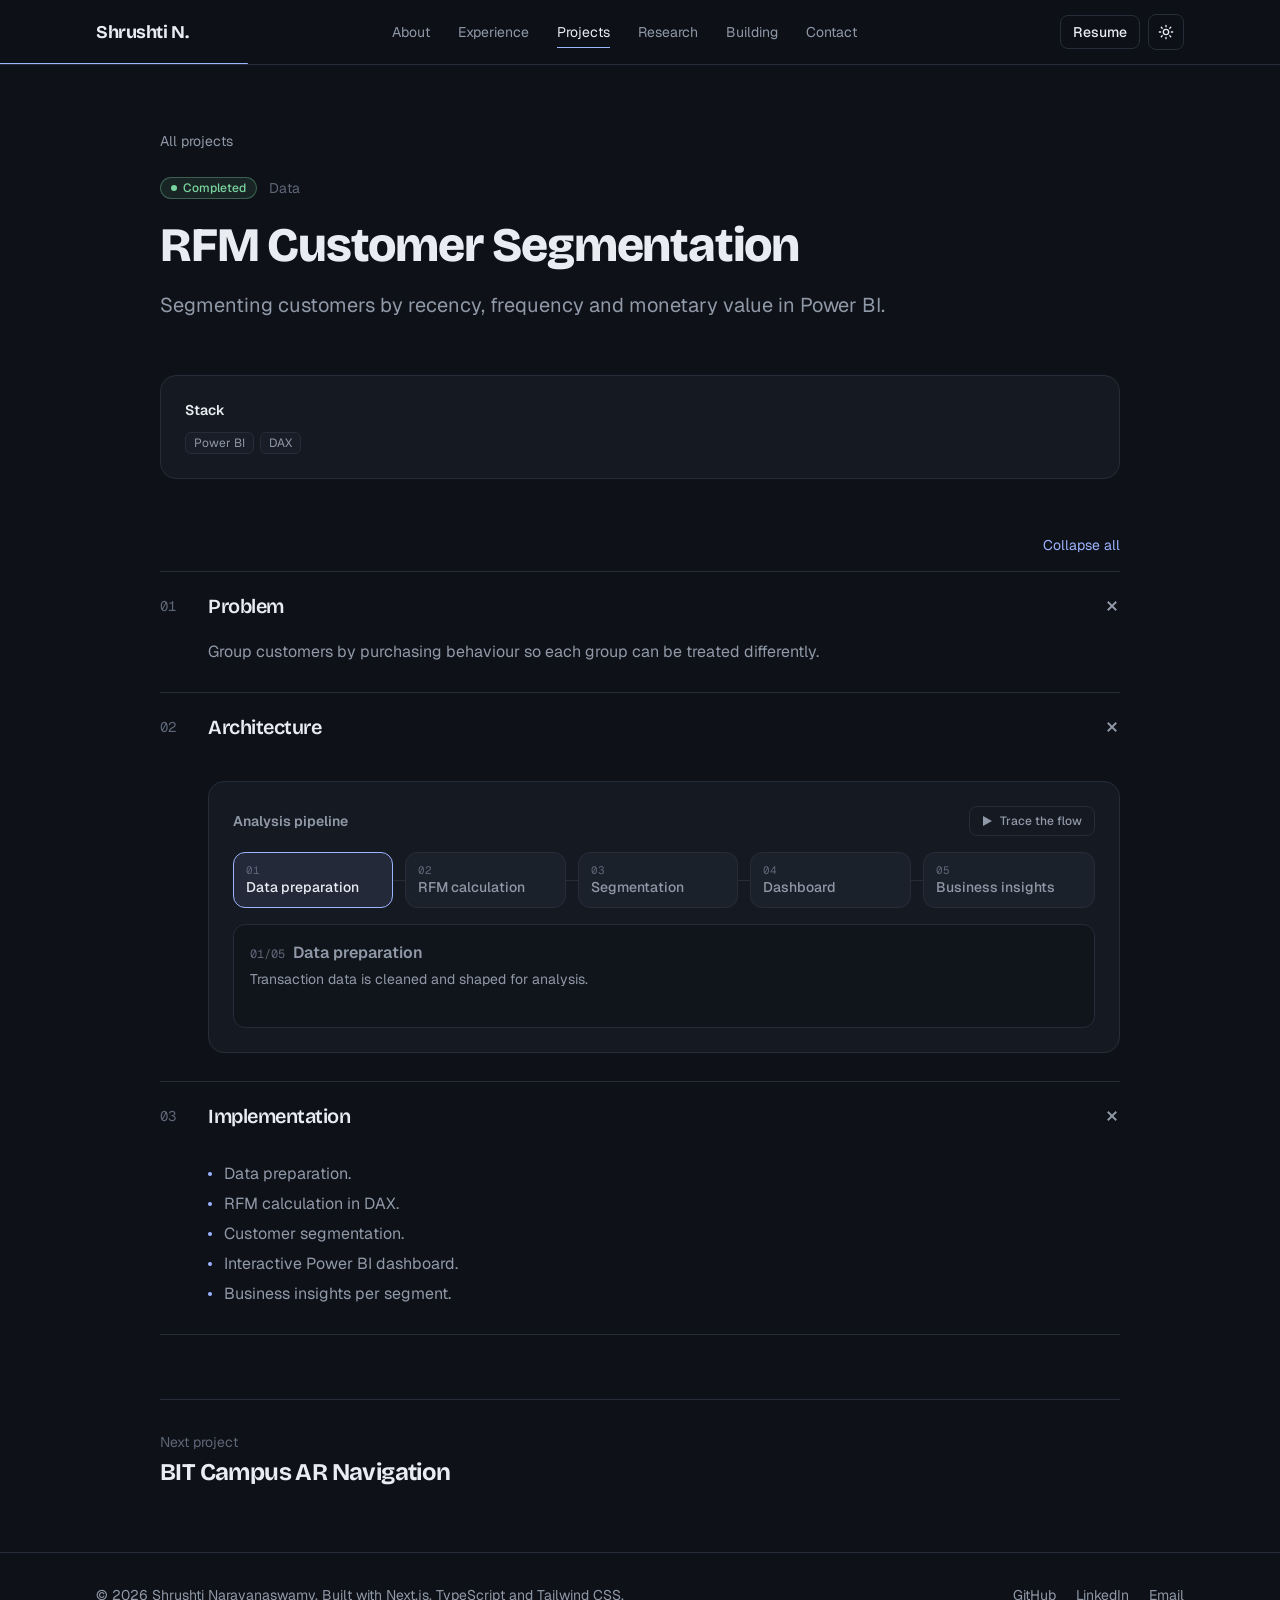
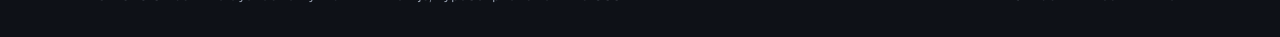
<file: projects/rfm-segmentation/index.html>
<!DOCTYPE html><!--GHwYJ1TLy1S9ykXWcJeAw--><html lang="en"><head><meta charSet="utf-8"/><meta name="viewport" content="width=device-width, initial-scale=1"/><link rel="stylesheet" href="/next/static/css/76be0b5621947022.css" data-precedence="next"/><link rel="preload" as="script" fetchPriority="low" href="/next/static/chunks/webpack-2eb758dea75faf50.js"/><script src="/next/static/chunks/4bd1b696-c023c6e3521b1417.js" async=""></script><script src="/next/static/chunks/255-a85cef9cc3a04b12.js" async=""></script><script src="/next/static/chunks/main-app-7203f3699fb9ed25.js" async=""></script><script src="/next/static/chunks/506-51bde6540850d248.js" async=""></script><script src="/next/static/chunks/619-ba102abea3e3d0e4.js" async=""></script><script src="/next/static/chunks/app/layout-f3549f4efefdfa55.js" async=""></script><script src="/next/static/chunks/app/template-29832a300dab4493.js" async=""></script><script src="/next/static/chunks/app/projects/%5Bslug%5D/page-bfa476ed437a7dc2.js" async=""></script><link rel="preconnect" href="https://fonts.googleapis.com"/><link rel="preconnect" href="https://fonts.gstatic.com" crossorigin=""/><meta name="theme-color" media="(prefers-color-scheme: dark)" content="#0e1117"/><meta name="theme-color" media="(prefers-color-scheme: light)" content="#fafaf7"/><title>RFM Customer Segmentation | Shrushti Narayanaswamy</title><meta name="description" content="Segmenting customers by recency, frequency and monetary value in Power BI."/><link rel="author" href="https://shrushti20.github.io"/><meta name="author" content="Shrushti Narayanaswamy"/><meta name="keywords" content="AI Engineer,ML Engineer,LLM,RAG,NLP,Machine Learning,FastAPI,Kubernetes,Bamberg,Germany"/><link rel="canonical" href="https://shrushti20.github.io/projects/rfm-segmentation/"/><meta property="og:title" content="Shrushti Narayanaswamy | AI/ML Engineer | LLM &amp; RAG Systems"/><meta property="og:description" content="AI/ML Engineer building LLM applications, RAG systems, NLP pipelines, machine learning systems and cloud-native software."/><meta property="og:url" content="https://shrushti20.github.io/"/><meta property="og:site_name" content="Shrushti Narayanaswamy"/><meta property="og:image" content="https://shrushti20.github.io/og-image.png"/><meta property="og:image:width" content="1200"/><meta property="og:image:height" content="627"/><meta property="og:image:alt" content="Shrushti Narayanaswamy"/><meta property="og:type" content="website"/><meta name="twitter:card" content="summary_large_image"/><meta name="twitter:title" content="Shrushti Narayanaswamy | AI/ML Engineer | LLM &amp; RAG Systems"/><meta name="twitter:description" content="AI/ML Engineer building LLM applications, RAG systems, NLP pipelines, machine learning systems and cloud-native software."/><meta name="twitter:image" content="https://shrushti20.github.io/og-image.png"/><link rel="icon" href="/favicon.svg"/><script>try{if(localStorage.getItem('theme')==='light')document.documentElement.classList.add('light')}catch(e){}</script><link rel="stylesheet" href="https://fonts.googleapis.com/css2?family=Bricolage+Grotesque:opsz,wght@12..96,500..800&amp;family=Geist:wght@400..700&amp;family=Geist+Mono:wght@400;500&amp;display=swap"/><script type="application/ld+json">{"@context":"https://schema.org","@type":"Person","name":"Shrushti Narayanaswamy","jobTitle":"AI / ML Engineer","url":"https://shrushti20.github.io","email":"mailto:shrushtinarayanaswamy@gmail.com","address":{"@type":"PostalAddress","addressLocality":"Bamberg","addressCountry":"DE"},"alumniOf":[{"@type":"CollegeOrUniversity","name":"Otto-Friedrich-Universität Bamberg"},{"@type":"CollegeOrUniversity","name":"Bangalore Institute of Technology"}],"knowsAbout":["Large Language Models","Retrieval-Augmented Generation","Natural Language Processing","Machine Learning","Kubernetes"],"sameAs":["https://www.linkedin.com/in/shrushtinarayanaswamy","https://github.com/shrushti20"]}</script><script src="/next/static/chunks/polyfills-42372ed130431b0a.js" noModule=""></script></head><body class="min-h-screen"><div hidden=""><!--$--><!--/$--></div><a href="#main" class="sr-only focus:not-sr-only focus:fixed focus:left-4 focus:top-4 focus:z-50 focus:rounded-lg focus:bg-accent focus:px-4 focus:py-2 focus:text-accent-ink">Skip to content</a><header class="sticky top-0 z-40 border-b border-rule bg-bg/80 backdrop-blur-md"><nav aria-label="Main" class="mx-auto flex h-16 max-w-6xl items-center justify-between gap-4 px-5 sm:px-8"><a class="font-display text-lg font-bold" href="/">Shrushti N.</a><ul class="hidden items-center gap-7 text-sm md:flex"><li class="relative"><a class="transition-colors hover:text-ink text-muted" href="/#about">About</a></li><li class="relative"><a class="transition-colors hover:text-ink text-muted" href="/#experience">Experience</a></li><li class="relative"><a class="transition-colors hover:text-ink text-ink" href="/projects/">Projects</a><span class="absolute -bottom-1.5 left-0 h-px w-full bg-accent"></span></li><li class="relative"><a class="transition-colors hover:text-ink text-muted" href="/research/">Research</a></li><li class="relative"><a class="transition-colors hover:text-ink text-muted" href="/building/">Building</a></li><li class="relative"><a class="transition-colors hover:text-ink text-muted" href="/#contact">Contact</a></li></ul><div class="flex items-center gap-2"><a href="/resume.pdf" download="" class="hidden rounded-lg border border-rule px-3 py-1.5 text-sm font-medium hover:border-accent sm:inline-block">Resume</a><button aria-label="Switch to light mode" class="grid h-9 w-9 place-items-center rounded-lg border border-rule hover:border-accent"><svg width="16" height="16" viewBox="0 0 24 24" fill="none" stroke="currentColor" stroke-width="2" stroke-linecap="round" aria-hidden="true"><circle cx="12" cy="12" r="4"></circle><path d="M12 2v2M12 20v2M4.9 4.9l1.4 1.4M17.7 17.7l1.4 1.4M2 12h2M20 12h2M4.9 19.1l1.4-1.4M17.7 6.3l1.4-1.4"></path></svg></button><button class="grid h-9 w-9 place-items-center rounded-lg border border-rule md:hidden" aria-expanded="false" aria-controls="mobile-menu" aria-label="Open menu"><svg width="18" height="18" viewBox="0 0 24 24" fill="none" stroke="currentColor" stroke-width="2" stroke-linecap="round" aria-hidden="true"><path d="M4 7h16M4 12h16M4 17h16"></path></svg></button></div><div class="absolute inset-x-0 bottom-0 h-px origin-left bg-accent" aria-hidden="true" style="transform:scaleX(0)"></div></nav></header><main id="main"><div style="opacity:0;transform:translateY(8px)"><article class="mx-auto max-w-5xl px-5 py-12 sm:px-8 sm:py-16"><a class="text-sm text-muted hover:text-ink" href="/projects/">All projects</a><header class="mt-6"><div class="flex flex-wrap items-center gap-3"><span class="inline-flex items-center gap-1.5 rounded-full border px-2.5 py-0.5 text-xs font-medium text-done border-done/35 bg-done/10"><span aria-hidden="true" class="h-1.5 w-1.5 rounded-full bg-done"></span>Completed</span><span class="text-sm text-faint">Data</span></div><h1 class="mt-4 font-display text-4xl font-extrabold leading-tight sm:text-5xl">RFM Customer Segmentation</h1><p class="mt-4 max-w-3xl text-xl text-muted">Segmenting customers by recency, frequency and monetary value in Power BI.</p><div class="mt-6 flex flex-wrap items-center gap-3"></div><div class="mt-8 grid gap-6 rounded-2xl border border-rule bg-surface p-6 sm:grid-cols-[1fr_auto]"><div><h2 class="text-sm font-semibold">Stack</h2><ul class="flex flex-wrap gap-1.5 mt-3"><li class="rounded-md border border-rule bg-surface-2/60 px-2 py-0.5 text-xs text-muted">Power BI</li><li class="rounded-md border border-rule bg-surface-2/60 px-2 py-0.5 text-xs text-muted">DAX</li></ul></div></div></header><section class="mt-14" aria-label="Case study"><div><div class="mb-4 flex justify-end"><button class="text-sm text-accent hover:underline">Collapse all</button></div><ol class="border-t border-rule"><li class="border-b border-rule"><h3><button aria-expanded="true" class="flex w-full items-center gap-4 py-5 text-left"><span class="w-8 font-mono text-sm text-faint">01</span><span class="flex-1 font-display text-xl font-semibold">Problem</span><svg width="16" height="16" viewBox="0 0 16 16" stroke="currentColor" stroke-width="1.8" class="text-muted" aria-hidden="true"><path d="M8 2v12M2 8h12"></path></svg></button></h3><div class="overflow-hidden" style="height:auto;opacity:1"><div class="pb-7 text-muted sm:pl-12"><div class="prose-body max-w-3xl"><p>Group customers by purchasing behaviour so each group can be treated differently.</p></div></div></div></li><li class="border-b border-rule"><h3><button aria-expanded="true" class="flex w-full items-center gap-4 py-5 text-left"><span class="w-8 font-mono text-sm text-faint">02</span><span class="flex-1 font-display text-xl font-semibold">Architecture</span><svg width="16" height="16" viewBox="0 0 16 16" stroke="currentColor" stroke-width="1.8" class="text-muted" aria-hidden="true"><path d="M8 2v12M2 8h12"></path></svg></button></h3><div class="overflow-hidden" style="height:auto;opacity:1"><div class="pb-7 text-muted sm:pl-12"><div class="prose-body max-w-3xl"></div><div class="mt-5"><figure class="rounded-2xl border border-rule bg-surface p-4 sm:p-6"><figcaption class="mb-4 flex flex-wrap items-center justify-between gap-3"><span class="text-sm font-semibold">Analysis pipeline</span><button class="inline-flex items-center gap-2 rounded-lg border border-rule px-3 py-1.5 text-xs font-medium hover:border-accent"><svg width="10" height="10" viewBox="0 0 10 10" aria-hidden="true" fill="currentColor"><path d="M1 0l9 5-9 5z"></path></svg>Trace the flow</button></figcaption><ol class="flex flex-col lg:flex-row lg:items-stretch "><li class="flex flex-col items-stretch lg:min-w-0 lg:flex-1 lg:flex-row lg:items-center"><button aria-pressed="true" class="relative z-10 w-full rounded-xl border px-3 py-2.5 text-left text-sm leading-snug transition-colors border-accent bg-accent/10 text-ink"><span class="mr-2 font-mono text-[0.68rem] text-faint lg:mr-0 lg:block">01</span><span class="font-medium">Data preparation</span></button><span aria-hidden="true" class="relative mx-auto block h-4 w-px lg:mx-0 lg:h-px lg:w-3 lg:flex-none bg-rule transition-colors"></span></li><li class="flex flex-col items-stretch lg:min-w-0 lg:flex-1 lg:flex-row lg:items-center"><button aria-pressed="false" class="relative z-10 w-full rounded-xl border px-3 py-2.5 text-left text-sm leading-snug transition-colors border-rule bg-surface-2 text-muted hover:text-ink"><span class="mr-2 font-mono text-[0.68rem] text-faint lg:mr-0 lg:block">02</span><span class="font-medium">RFM calculation</span></button><span aria-hidden="true" class="relative mx-auto block h-4 w-px lg:mx-0 lg:h-px lg:w-3 lg:flex-none bg-rule transition-colors"></span></li><li class="flex flex-col items-stretch lg:min-w-0 lg:flex-1 lg:flex-row lg:items-center"><button aria-pressed="false" class="relative z-10 w-full rounded-xl border px-3 py-2.5 text-left text-sm leading-snug transition-colors border-rule bg-surface-2 text-muted hover:text-ink"><span class="mr-2 font-mono text-[0.68rem] text-faint lg:mr-0 lg:block">03</span><span class="font-medium">Segmentation</span></button><span aria-hidden="true" class="relative mx-auto block h-4 w-px lg:mx-0 lg:h-px lg:w-3 lg:flex-none bg-rule transition-colors"></span></li><li class="flex flex-col items-stretch lg:min-w-0 lg:flex-1 lg:flex-row lg:items-center"><button aria-pressed="false" class="relative z-10 w-full rounded-xl border px-3 py-2.5 text-left text-sm leading-snug transition-colors border-rule bg-surface-2 text-muted hover:text-ink"><span class="mr-2 font-mono text-[0.68rem] text-faint lg:mr-0 lg:block">04</span><span class="font-medium">Dashboard</span></button><span aria-hidden="true" class="relative mx-auto block h-4 w-px lg:mx-0 lg:h-px lg:w-3 lg:flex-none bg-rule transition-colors"></span></li><li class="flex flex-col items-stretch lg:min-w-0 lg:flex-1 lg:flex-row lg:items-center"><button aria-pressed="false" class="relative z-10 w-full rounded-xl border px-3 py-2.5 text-left text-sm leading-snug transition-colors border-rule bg-surface-2 text-muted hover:text-ink"><span class="mr-2 font-mono text-[0.68rem] text-faint lg:mr-0 lg:block">05</span><span class="font-medium">Business insights</span></button></li></ol><div class="mt-4 min-h-[6.5rem] rounded-xl border border-rule bg-bg/60 p-4" aria-live="polite"><div style="opacity:0;transform:translateY(4px)"><div class="flex items-baseline gap-2"><span class="font-mono text-xs text-faint">01<!-- -->/<!-- -->05</span><span class="font-semibold">Data preparation</span></div><p class="mt-1 text-sm text-muted">Transaction data is cleaned and shaped for analysis.</p></div></div></figure></div></div></div></li><li class="border-b border-rule"><h3><button aria-expanded="true" class="flex w-full items-center gap-4 py-5 text-left"><span class="w-8 font-mono text-sm text-faint">03</span><span class="flex-1 font-display text-xl font-semibold">Implementation</span><svg width="16" height="16" viewBox="0 0 16 16" stroke="currentColor" stroke-width="1.8" class="text-muted" aria-hidden="true"><path d="M8 2v12M2 8h12"></path></svg></button></h3><div class="overflow-hidden" style="height:auto;opacity:1"><div class="pb-7 text-muted sm:pl-12"><div class="prose-body max-w-3xl"><ul class="mt-3 space-y-1.5"><li class="flex gap-3"><span aria-hidden="true" class="mt-2.5 h-1 w-1 flex-none rounded-full bg-accent"></span>Data preparation.</li><li class="flex gap-3"><span aria-hidden="true" class="mt-2.5 h-1 w-1 flex-none rounded-full bg-accent"></span>RFM calculation in DAX.</li><li class="flex gap-3"><span aria-hidden="true" class="mt-2.5 h-1 w-1 flex-none rounded-full bg-accent"></span>Customer segmentation.</li><li class="flex gap-3"><span aria-hidden="true" class="mt-2.5 h-1 w-1 flex-none rounded-full bg-accent"></span>Interactive Power BI dashboard.</li><li class="flex gap-3"><span aria-hidden="true" class="mt-2.5 h-1 w-1 flex-none rounded-full bg-accent"></span>Business insights per segment.</li></ul></div></div></div></li></ol></div></section><nav class="mt-16 border-t border-rule pt-8" aria-label="Next project"><p class="text-sm text-faint">Next project</p><a class="mt-1 inline-block font-display text-2xl font-bold hover:text-accent" href="/projects/ar-campus-navigation/">BIT Campus AR Navigation</a></nav></article><!--$--><!--/$--></div></main><footer class="border-t border-rule"><div class="mx-auto flex max-w-6xl flex-wrap items-center justify-between gap-4 px-5 py-8 text-sm text-muted sm:px-8"><p>© <!-- -->2026<!-- --> <!-- -->Shrushti Narayanaswamy<!-- -->. Built with Next.js, TypeScript and Tailwind CSS.</p><ul class="flex gap-5"><li><a class="hover:text-ink" href="https://github.com/shrushti20" target="_blank" rel="noopener">GitHub</a></li><li><a class="hover:text-ink" href="https://www.linkedin.com/in/shrushtinarayanaswamy" target="_blank" rel="noopener">LinkedIn</a></li><li><a class="hover:text-ink" href="mailto:shrushtinarayanaswamy@gmail.com">Email</a></li></ul></div></footer><script src="/next/static/chunks/webpack-2eb758dea75faf50.js" id="_R_" async=""></script><script>(self.__next_f=self.__next_f||[]).push([0])</script><script>self.__next_f.push([1,"1:\"$Sreact.fragment\"\n2:I[879,[\"506\",\"static/chunks/506-51bde6540850d248.js\",\"619\",\"static/chunks/619-ba102abea3e3d0e4.js\",\"177\",\"static/chunks/app/layout-f3549f4efefdfa55.js\"],\"Nav\"]\n3:I[9766,[],\"\"]\n4:I[1212,[\"506\",\"static/chunks/506-51bde6540850d248.js\",\"397\",\"static/chunks/app/template-29832a300dab4493.js\"],\"default\"]\n5:I[8924,[],\"\"]\n6:I[2619,[\"506\",\"static/chunks/506-51bde6540850d248.js\",\"619\",\"static/chunks/619-ba102abea3e3d0e4.js\",\"419\",\"static/chunks/app/projects/%5Bslug%5D/page-bfa476ed437a7dc2.js\"],\"\"]\n7:I[1216,[\"506\",\"static/chunks/506-51bde6540850d248.js\",\"619\",\"static/chunks/619-ba102abea3e3d0e4.js\",\"177\",\"static/chunks/app/layout-f3549f4efefdfa55.js\"],\"BackToTop\"]\nb:I[7150,[],\"\"]\n:HL[\"/next/static/css/76be0b5621947022.css\",\"style\"]\n"])</script><script>self.__next_f.push([1,"0:{\"P\":null,\"b\":\"GHwYJ1TLy1S9ykXWcJeAw\",\"p\":\"\",\"c\":[\"\",\"projects\",\"rfm-segmentation\",\"\"],\"i\":false,\"f\":[[[\"\",{\"children\":[\"projects\",{\"children\":[[\"slug\",\"rfm-segmentation\",\"d\"],{\"children\":[\"__PAGE__\",{}]}]}]},\"$undefined\",\"$undefined\",true],[\"\",[\"$\",\"$1\",\"c\",{\"children\":[[[\"$\",\"link\",\"0\",{\"rel\":\"stylesheet\",\"href\":\"/next/static/css/76be0b5621947022.css\",\"precedence\":\"next\",\"crossOrigin\":\"$undefined\",\"nonce\":\"$undefined\"}]],[\"$\",\"html\",null,{\"lang\":\"en\",\"suppressHydrationWarning\":true,\"children\":[[\"$\",\"head\",null,{\"children\":[[\"$\",\"script\",null,{\"dangerouslySetInnerHTML\":{\"__html\":\"try{if(localStorage.getItem('theme')==='light')document.documentElement.classList.add('light')}catch(e){}\"}}],[\"$\",\"link\",null,{\"rel\":\"preconnect\",\"href\":\"https://fonts.googleapis.com\"}],[\"$\",\"link\",null,{\"rel\":\"preconnect\",\"href\":\"https://fonts.gstatic.com\",\"crossOrigin\":\"\"}],[\"$\",\"link\",null,{\"rel\":\"stylesheet\",\"href\":\"https://fonts.googleapis.com/css2?family=Bricolage+Grotesque:opsz,wght@12..96,500..800\u0026family=Geist:wght@400..700\u0026family=Geist+Mono:wght@400;500\u0026display=swap\"}],[\"$\",\"script\",null,{\"type\":\"application/ld+json\",\"dangerouslySetInnerHTML\":{\"__html\":\"{\\\"@context\\\":\\\"https://schema.org\\\",\\\"@type\\\":\\\"Person\\\",\\\"name\\\":\\\"Shrushti Narayanaswamy\\\",\\\"jobTitle\\\":\\\"AI / ML Engineer\\\",\\\"url\\\":\\\"https://shrushti20.github.io\\\",\\\"email\\\":\\\"mailto:shrushtinarayanaswamy@gmail.com\\\",\\\"address\\\":{\\\"@type\\\":\\\"PostalAddress\\\",\\\"addressLocality\\\":\\\"Bamberg\\\",\\\"addressCountry\\\":\\\"DE\\\"},\\\"alumniOf\\\":[{\\\"@type\\\":\\\"CollegeOrUniversity\\\",\\\"name\\\":\\\"Otto-Friedrich-Universität Bamberg\\\"},{\\\"@type\\\":\\\"CollegeOrUniversity\\\",\\\"name\\\":\\\"Bangalore Institute of Technology\\\"}],\\\"knowsAbout\\\":[\\\"Large Language Models\\\",\\\"Retrieval-Augmented Generation\\\",\\\"Natural Language Processing\\\",\\\"Machine Learning\\\",\\\"Kubernetes\\\"],\\\"sameAs\\\":[\\\"https://www.linkedin.com/in/shrushtinarayanaswamy\\\",\\\"https://github.com/shrushti20\\\"]}\"}}]]}],[\"$\",\"body\",null,{\"className\":\"min-h-screen\",\"children\":[[\"$\",\"a\",null,{\"href\":\"#main\",\"className\":\"sr-only focus:not-sr-only focus:fixed focus:left-4 focus:top-4 focus:z-50 focus:rounded-lg focus:bg-accent focus:px-4 focus:py-2 focus:text-accent-ink\",\"children\":\"Skip to content\"}],[\"$\",\"$L2\",null,{}],[\"$\",\"main\",null,{\"id\":\"main\",\"children\":[\"$\",\"$L3\",null,{\"parallelRouterKey\":\"children\",\"error\":\"$undefined\",\"errorStyles\":\"$undefined\",\"errorScripts\":\"$undefined\",\"template\":[\"$\",\"$L4\",null,{\"children\":[\"$\",\"$L5\",null,{}]}],\"templateStyles\":[],\"templateScripts\":[],\"notFound\":[[\"$\",\"div\",null,{\"className\":\"mx-auto max-w-3xl px-5 py-32 text-center\",\"children\":[[\"$\",\"p\",null,{\"className\":\"font-mono text-sm text-faint\",\"children\":\"404\"}],[\"$\",\"h1\",null,{\"className\":\"mt-3 font-display text-4xl font-extrabold\",\"children\":\"Nothing retrieved for this page.\"}],[\"$\",\"p\",null,{\"className\":\"mt-4 text-muted\",\"children\":\"The page you're looking for doesn't exist.\"}],[\"$\",\"$L6\",null,{\"href\":\"/\",\"className\":\"mt-8 inline-block rounded-xl bg-accent px-5 py-2.5 text-sm font-semibold text-accent-ink\",\"children\":\"Back to home\"}]]}],[]],\"forbidden\":\"$undefined\",\"unauthorized\":\"$undefined\"}]}],[\"$\",\"footer\",null,{\"className\":\"border-t border-rule\",\"children\":[\"$\",\"div\",null,{\"className\":\"mx-auto flex max-w-6xl flex-wrap items-center justify-between gap-4 px-5 py-8 text-sm text-muted sm:px-8\",\"children\":[[\"$\",\"p\",null,{\"children\":[\"© \",2026,\" \",\"Shrushti Narayanaswamy\",\". Built with Next.js, TypeScript and Tailwind CSS.\"]}],[\"$\",\"ul\",null,{\"className\":\"flex gap-5\",\"children\":[[\"$\",\"li\",null,{\"children\":[\"$\",\"a\",null,{\"className\":\"hover:text-ink\",\"href\":\"https://github.com/shrushti20\",\"target\":\"_blank\",\"rel\":\"noopener\",\"children\":\"GitHub\"}]}],[\"$\",\"li\",null,{\"children\":[\"$\",\"a\",null,{\"className\":\"hover:text-ink\",\"href\":\"https://www.linkedin.com/in/shrushtinarayanaswamy\",\"target\":\"_blank\",\"rel\":\"noopener\",\"children\":\"LinkedIn\"}]}],[\"$\",\"li\",null,{\"children\":[\"$\",\"a\",null,{\"className\":\"hover:text-ink\",\"href\":\"mailto:shrushtinarayanaswamy@gmail.com\",\"children\":\"Email\"}]}]]}]]}]}],[\"$\",\"$L7\",null,{}]]}]]}]]}],{\"children\":[\"projects\",[\"$\",\"$1\",\"c\",{\"children\":[null,[\"$\",\"$L3\",null,{\"parallelRouterKey\":\"children\",\"error\":\"$undefined\",\"errorStyles\":\"$undefined\",\"errorScripts\":\"$undefined\",\"template\":[\"$\",\"$L5\",null,{}],\"templateStyles\":\"$undefined\",\"templateScripts\":\"$undefined\",\"notFound\":\"$undefined\",\"forbidden\":\"$undefined\",\"unauthorized\":\"$undefined\"}]]}],{\"children\":[[\"slug\",\"rfm-segmentation\",\"d\"],[\"$\",\"$1\",\"c\",{\"children\":[null,[\"$\",\"$L3\",null,{\"parallelRouterKey\":\"children\",\"error\":\"$undefined\",\"errorStyles\":\"$undefined\",\"errorScripts\":\"$undefined\",\"template\":\"$L8\",\"templateStyles\":\"$undefined\",\"templateScripts\":\"$undefined\",\"notFound\":\"$undefined\",\"forbidden\":\"$undefined\",\"unauthorized\":\"$undefined\"}]]}],{\"children\":[\"__PAGE__\",\"$L9\",{},null,false]},null,false]},null,false]},null,false],\"$La\",false]],\"m\":\"$undefined\",\"G\":[\"$b\",[]],\"s\":false,\"S\":true}\n"])</script><script>self.__next_f.push([1,"d:I[4431,[],\"OutletBoundary\"]\nf:I[5278,[],\"AsyncMetadataOutlet\"]\n11:I[4431,[],\"ViewportBoundary\"]\n13:I[4431,[],\"MetadataBoundary\"]\n14:\"$Sreact.suspense\"\n8:[\"$\",\"$L5\",null,{}]\n9:[\"$\",\"$1\",\"c\",{\"children\":[\"$Lc\",null,[\"$\",\"$Ld\",null,{\"children\":[\"$Le\",[\"$\",\"$Lf\",null,{\"promise\":\"$@10\"}]]}]]}]\na:[\"$\",\"$1\",\"h\",{\"children\":[null,[[\"$\",\"$L11\",null,{\"children\":\"$L12\"}],null],[\"$\",\"$L13\",null,{\"children\":[\"$\",\"div\",null,{\"hidden\":true,\"children\":[\"$\",\"$14\",null,{\"fallback\":null,\"children\":\"$L15\"}]}]}]]}]\n"])</script><script>self.__next_f.push([1,"16:I[4086,[\"506\",\"static/chunks/506-51bde6540850d248.js\",\"619\",\"static/chunks/619-ba102abea3e3d0e4.js\",\"419\",\"static/chunks/app/projects/%5Bslug%5D/page-bfa476ed437a7dc2.js\"],\"CaseStudy\"]\n"])</script><script>self.__next_f.push([1,"c:[\"$\",\"article\",null,{\"className\":\"mx-auto max-w-5xl px-5 py-12 sm:px-8 sm:py-16\",\"children\":[[\"$\",\"$L6\",null,{\"href\":\"/projects/\",\"className\":\"text-sm text-muted hover:text-ink\",\"children\":\"All projects\"}],[\"$\",\"header\",null,{\"className\":\"mt-6\",\"children\":[[\"$\",\"div\",null,{\"className\":\"flex flex-wrap items-center gap-3\",\"children\":[[\"$\",\"span\",null,{\"className\":\"inline-flex items-center gap-1.5 rounded-full border px-2.5 py-0.5 text-xs font-medium text-done border-done/35 bg-done/10\",\"children\":[[\"$\",\"span\",null,{\"aria-hidden\":true,\"className\":\"h-1.5 w-1.5 rounded-full bg-done\"}],\"Completed\"]}],\"$undefined\",[\"$\",\"span\",null,{\"className\":\"text-sm text-faint\",\"children\":\"Data\"}]]}],[\"$\",\"h1\",null,{\"className\":\"mt-4 font-display text-4xl font-extrabold leading-tight sm:text-5xl\",\"children\":\"RFM Customer Segmentation\"}],[\"$\",\"p\",null,{\"className\":\"mt-4 max-w-3xl text-xl text-muted\",\"children\":\"Segmenting customers by recency, frequency and monetary value in Power BI.\"}],[\"$\",\"div\",null,{\"className\":\"mt-6 flex flex-wrap items-center gap-3\",\"children\":[null,\"$undefined\",\"$undefined\"]}],[\"$\",\"div\",null,{\"className\":\"mt-8 grid gap-6 rounded-2xl border border-rule bg-surface p-6 sm:grid-cols-[1fr_auto]\",\"children\":[[\"$\",\"div\",null,{\"children\":[[\"$\",\"h2\",null,{\"className\":\"text-sm font-semibold\",\"children\":\"Stack\"}],[\"$\",\"ul\",null,{\"className\":\"flex flex-wrap gap-1.5 mt-3\",\"children\":[[\"$\",\"li\",\"Power BI\",{\"className\":\"rounded-md border border-rule bg-surface-2/60 px-2 py-0.5 text-xs text-muted\",\"children\":\"Power BI\"}],[\"$\",\"li\",\"DAX\",{\"className\":\"rounded-md border border-rule bg-surface-2/60 px-2 py-0.5 text-xs text-muted\",\"children\":\"DAX\"}]]}]]}],\"$undefined\"]}]]}],[\"$\",\"section\",null,{\"className\":\"mt-14\",\"aria-label\":\"Case study\",\"children\":[\"$\",\"$L16\",null,{\"p\":{\"slug\":\"rfm-segmentation\",\"name\":\"RFM Customer Segmentation\",\"tagline\":\"Segmenting customers by recency, frequency and monetary value in Power BI.\",\"problem\":\"Treating every customer the same wastes marketing effort. RFM segmentation groups customers by how recently, how often and how much they buy.\",\"status\":\"completed\",\"category\":[\"Data\"],\"tech\":[\"Power BI\",\"DAX\"],\"links\":{\"github\":null},\"diagram\":{\"title\":\"Analysis pipeline\",\"kind\":\"pipeline\",\"nodes\":[{\"id\":\"prep\",\"label\":\"Data preparation\",\"detail\":\"Transaction data is cleaned and shaped for analysis.\"},{\"id\":\"rfm\",\"label\":\"RFM calculation\",\"detail\":\"Recency (days since last purchase), Frequency (number of purchases) and Monetary value (total spend) are calculated per customer with DAX.\",\"tech\":[\"DAX\"]},{\"id\":\"seg\",\"label\":\"Segmentation\",\"detail\":\"Customers are scored on each dimension and grouped into segments.\",\"tech\":[\"DAX\"]},{\"id\":\"dash\",\"label\":\"Dashboard\",\"detail\":\"Segments and their behaviour are visualised in Power BI.\",\"tech\":[\"Power BI\"]},{\"id\":\"ins\",\"label\":\"Business insights\",\"detail\":\"Segments are translated into actions for each customer group.\"}]},\"caseStudy\":{\"problem\":{\"body\":[\"Group customers by purchasing behaviour so each group can be treated differently.\"]},\"implementation\":{\"points\":[\"Data preparation.\",\"RFM calculation in DAX.\",\"Customer segmentation.\",\"Interactive Power BI dashboard.\",\"Business insights per segment.\"],\"todo\":\"Add the dataset used, the scoring method (quantiles?), segment names and a dashboard screenshot.\"},\"results\":{\"todo\":\"Add 2–3 concrete insights the dashboard revealed.\"}}}}]}],[\"$\",\"nav\",null,{\"className\":\"mt-16 border-t border-rule pt-8\",\"aria-label\":\"Next project\",\"children\":[[\"$\",\"p\",null,{\"className\":\"text-sm text-faint\",\"children\":\"Next project\"}],[\"$\",\"$L6\",null,{\"href\":\"/projects/ar-campus-navigation/\",\"className\":\"mt-1 inline-block font-display text-2xl font-bold hover:text-accent\",\"children\":\"BIT Campus AR Navigation\"}]]}]]}]\n"])</script><script>self.__next_f.push([1,"12:[[\"$\",\"meta\",\"0\",{\"charSet\":\"utf-8\"}],[\"$\",\"meta\",\"1\",{\"name\":\"viewport\",\"content\":\"width=device-width, initial-scale=1\"}],[\"$\",\"meta\",\"2\",{\"name\":\"theme-color\",\"media\":\"(prefers-color-scheme: dark)\",\"content\":\"#0e1117\"}],[\"$\",\"meta\",\"3\",{\"name\":\"theme-color\",\"media\":\"(prefers-color-scheme: light)\",\"content\":\"#fafaf7\"}]]\ne:null\n"])</script><script>self.__next_f.push([1,"17:I[622,[],\"IconMark\"]\n"])</script><script>self.__next_f.push([1,"10:{\"metadata\":[[\"$\",\"title\",\"0\",{\"children\":\"RFM Customer Segmentation | Shrushti Narayanaswamy\"}],[\"$\",\"meta\",\"1\",{\"name\":\"description\",\"content\":\"Segmenting customers by recency, frequency and monetary value in Power BI.\"}],[\"$\",\"link\",\"2\",{\"rel\":\"author\",\"href\":\"https://shrushti20.github.io\"}],[\"$\",\"meta\",\"3\",{\"name\":\"author\",\"content\":\"Shrushti Narayanaswamy\"}],[\"$\",\"meta\",\"4\",{\"name\":\"keywords\",\"content\":\"AI Engineer,ML Engineer,LLM,RAG,NLP,Machine Learning,FastAPI,Kubernetes,Bamberg,Germany\"}],[\"$\",\"link\",\"5\",{\"rel\":\"canonical\",\"href\":\"https://shrushti20.github.io/projects/rfm-segmentation/\"}],[\"$\",\"meta\",\"6\",{\"property\":\"og:title\",\"content\":\"Shrushti Narayanaswamy | AI/ML Engineer | LLM \u0026 RAG Systems\"}],[\"$\",\"meta\",\"7\",{\"property\":\"og:description\",\"content\":\"AI/ML Engineer building LLM applications, RAG systems, NLP pipelines, machine learning systems and cloud-native software.\"}],[\"$\",\"meta\",\"8\",{\"property\":\"og:url\",\"content\":\"https://shrushti20.github.io/\"}],[\"$\",\"meta\",\"9\",{\"property\":\"og:site_name\",\"content\":\"Shrushti Narayanaswamy\"}],[\"$\",\"meta\",\"10\",{\"property\":\"og:image\",\"content\":\"https://shrushti20.github.io/og-image.png\"}],[\"$\",\"meta\",\"11\",{\"property\":\"og:image:width\",\"content\":\"1200\"}],[\"$\",\"meta\",\"12\",{\"property\":\"og:image:height\",\"content\":\"627\"}],[\"$\",\"meta\",\"13\",{\"property\":\"og:image:alt\",\"content\":\"Shrushti Narayanaswamy\"}],[\"$\",\"meta\",\"14\",{\"property\":\"og:type\",\"content\":\"website\"}],[\"$\",\"meta\",\"15\",{\"name\":\"twitter:card\",\"content\":\"summary_large_image\"}],[\"$\",\"meta\",\"16\",{\"name\":\"twitter:title\",\"content\":\"Shrushti Narayanaswamy | AI/ML Engineer | LLM \u0026 RAG Systems\"}],[\"$\",\"meta\",\"17\",{\"name\":\"twitter:description\",\"content\":\"AI/ML Engineer building LLM applications, RAG systems, NLP pipelines, machine learning systems and cloud-native software.\"}],[\"$\",\"meta\",\"18\",{\"name\":\"twitter:image\",\"content\":\"https://shrushti20.github.io/og-image.png\"}],[\"$\",\"link\",\"19\",{\"rel\":\"icon\",\"href\":\"/favicon.svg\"}],[\"$\",\"$L17\",\"20\",{}]],\"error\":null,\"digest\":\"$undefined\"}\n"])</script><script>self.__next_f.push([1,"15:\"$10:metadata\"\n"])</script></body></html>
</file>
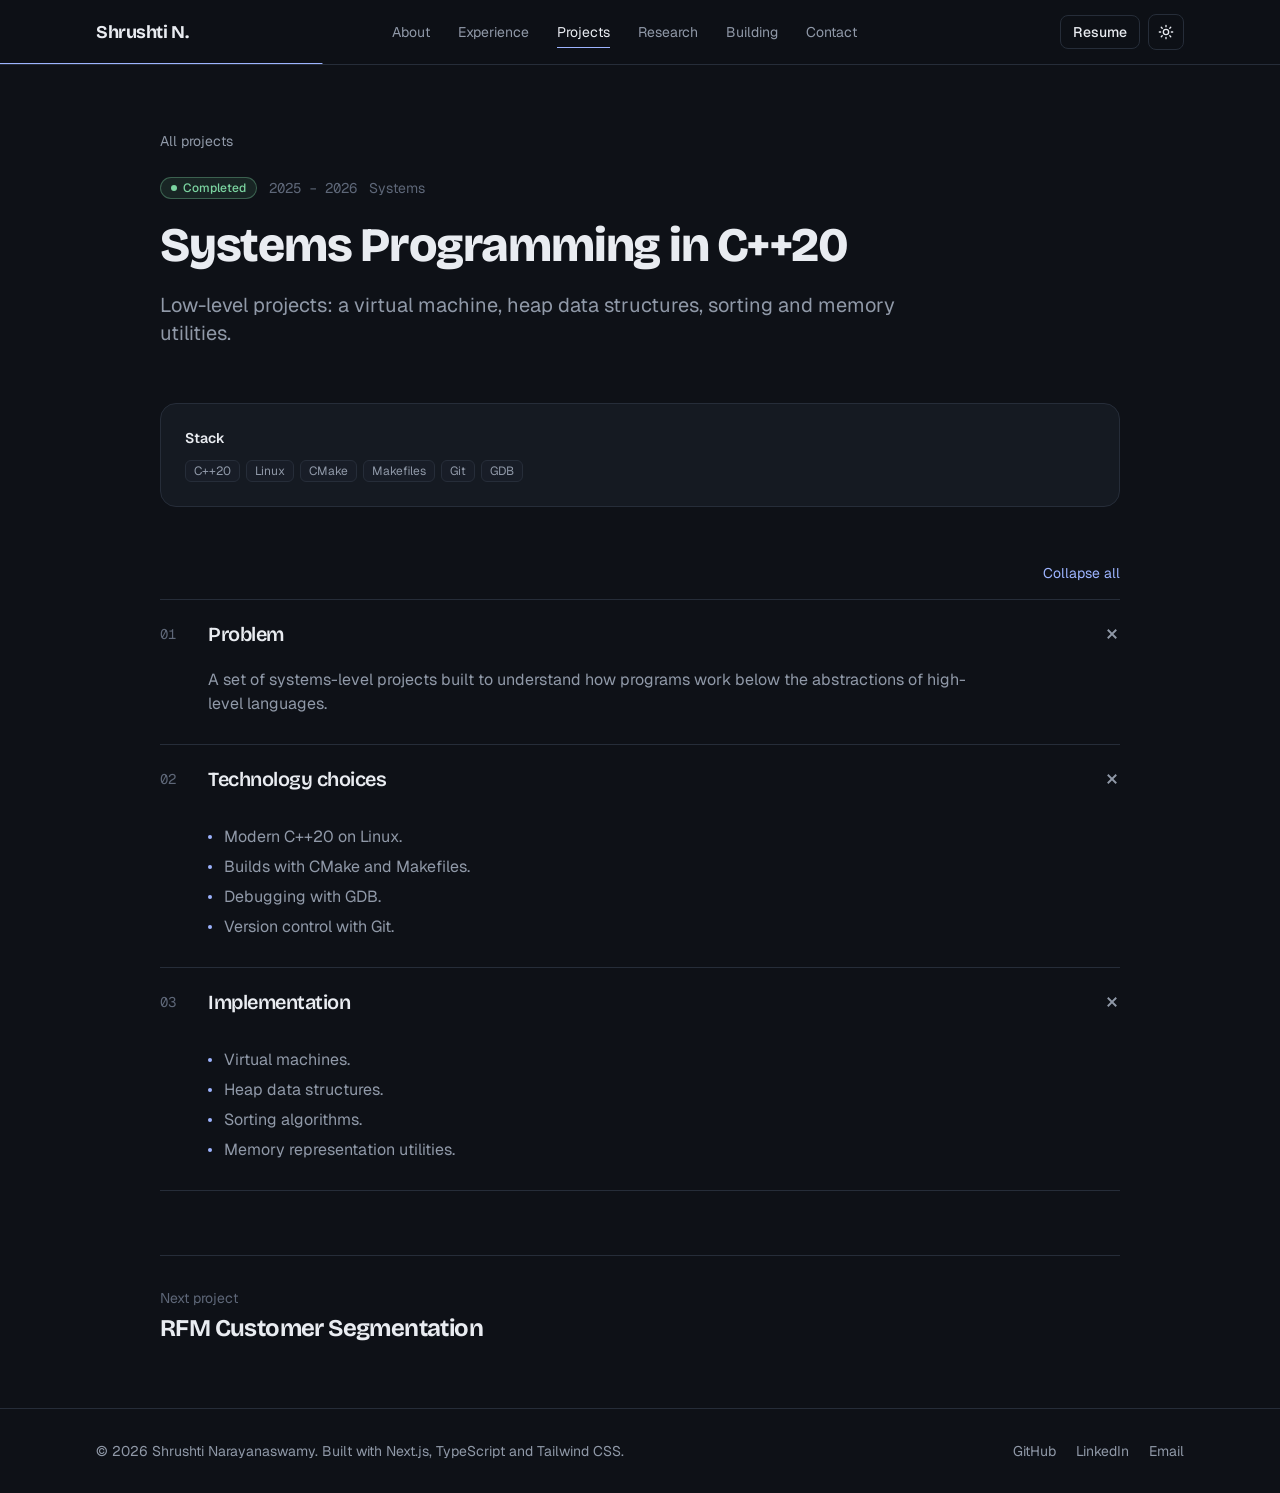
<file: projects/systems-programming-cpp/index.html>
<!DOCTYPE html><!--GHwYJ1TLy1S9ykXWcJeAw--><html lang="en"><head><meta charSet="utf-8"/><meta name="viewport" content="width=device-width, initial-scale=1"/><link rel="stylesheet" href="/next/static/css/76be0b5621947022.css" data-precedence="next"/><link rel="preload" as="script" fetchPriority="low" href="/next/static/chunks/webpack-2eb758dea75faf50.js"/><script src="/next/static/chunks/4bd1b696-c023c6e3521b1417.js" async=""></script><script src="/next/static/chunks/255-a85cef9cc3a04b12.js" async=""></script><script src="/next/static/chunks/main-app-7203f3699fb9ed25.js" async=""></script><script src="/next/static/chunks/506-51bde6540850d248.js" async=""></script><script src="/next/static/chunks/619-ba102abea3e3d0e4.js" async=""></script><script src="/next/static/chunks/app/layout-f3549f4efefdfa55.js" async=""></script><script src="/next/static/chunks/app/template-29832a300dab4493.js" async=""></script><script src="/next/static/chunks/app/projects/%5Bslug%5D/page-bfa476ed437a7dc2.js" async=""></script><link rel="preconnect" href="https://fonts.googleapis.com"/><link rel="preconnect" href="https://fonts.gstatic.com" crossorigin=""/><meta name="theme-color" media="(prefers-color-scheme: dark)" content="#0e1117"/><meta name="theme-color" media="(prefers-color-scheme: light)" content="#fafaf7"/><title>Systems Programming in C++20 | Shrushti Narayanaswamy</title><meta name="description" content="Low-level projects: a virtual machine, heap data structures, sorting and memory utilities."/><link rel="author" href="https://shrushti20.github.io"/><meta name="author" content="Shrushti Narayanaswamy"/><meta name="keywords" content="AI Engineer,ML Engineer,LLM,RAG,NLP,Machine Learning,FastAPI,Kubernetes,Bamberg,Germany"/><link rel="canonical" href="https://shrushti20.github.io/projects/systems-programming-cpp/"/><meta property="og:title" content="Shrushti Narayanaswamy | AI/ML Engineer | LLM &amp; RAG Systems"/><meta property="og:description" content="AI/ML Engineer building LLM applications, RAG systems, NLP pipelines, machine learning systems and cloud-native software."/><meta property="og:url" content="https://shrushti20.github.io/"/><meta property="og:site_name" content="Shrushti Narayanaswamy"/><meta property="og:image" content="https://shrushti20.github.io/og-image.png"/><meta property="og:image:width" content="1200"/><meta property="og:image:height" content="627"/><meta property="og:image:alt" content="Shrushti Narayanaswamy"/><meta property="og:type" content="website"/><meta name="twitter:card" content="summary_large_image"/><meta name="twitter:title" content="Shrushti Narayanaswamy | AI/ML Engineer | LLM &amp; RAG Systems"/><meta name="twitter:description" content="AI/ML Engineer building LLM applications, RAG systems, NLP pipelines, machine learning systems and cloud-native software."/><meta name="twitter:image" content="https://shrushti20.github.io/og-image.png"/><link rel="icon" href="/favicon.svg"/><script>try{if(localStorage.getItem('theme')==='light')document.documentElement.classList.add('light')}catch(e){}</script><link rel="stylesheet" href="https://fonts.googleapis.com/css2?family=Bricolage+Grotesque:opsz,wght@12..96,500..800&amp;family=Geist:wght@400..700&amp;family=Geist+Mono:wght@400;500&amp;display=swap"/><script type="application/ld+json">{"@context":"https://schema.org","@type":"Person","name":"Shrushti Narayanaswamy","jobTitle":"AI / ML Engineer","url":"https://shrushti20.github.io","email":"mailto:shrushtinarayanaswamy@gmail.com","address":{"@type":"PostalAddress","addressLocality":"Bamberg","addressCountry":"DE"},"alumniOf":[{"@type":"CollegeOrUniversity","name":"Otto-Friedrich-Universität Bamberg"},{"@type":"CollegeOrUniversity","name":"Bangalore Institute of Technology"}],"knowsAbout":["Large Language Models","Retrieval-Augmented Generation","Natural Language Processing","Machine Learning","Kubernetes"],"sameAs":["https://www.linkedin.com/in/shrushtinarayanaswamy","https://github.com/shrushti20"]}</script><script src="/next/static/chunks/polyfills-42372ed130431b0a.js" noModule=""></script></head><body class="min-h-screen"><div hidden=""><!--$--><!--/$--></div><a href="#main" class="sr-only focus:not-sr-only focus:fixed focus:left-4 focus:top-4 focus:z-50 focus:rounded-lg focus:bg-accent focus:px-4 focus:py-2 focus:text-accent-ink">Skip to content</a><header class="sticky top-0 z-40 border-b border-rule bg-bg/80 backdrop-blur-md"><nav aria-label="Main" class="mx-auto flex h-16 max-w-6xl items-center justify-between gap-4 px-5 sm:px-8"><a class="font-display text-lg font-bold" href="/">Shrushti N.</a><ul class="hidden items-center gap-7 text-sm md:flex"><li class="relative"><a class="transition-colors hover:text-ink text-muted" href="/#about">About</a></li><li class="relative"><a class="transition-colors hover:text-ink text-muted" href="/#experience">Experience</a></li><li class="relative"><a class="transition-colors hover:text-ink text-ink" href="/projects/">Projects</a><span class="absolute -bottom-1.5 left-0 h-px w-full bg-accent"></span></li><li class="relative"><a class="transition-colors hover:text-ink text-muted" href="/research/">Research</a></li><li class="relative"><a class="transition-colors hover:text-ink text-muted" href="/building/">Building</a></li><li class="relative"><a class="transition-colors hover:text-ink text-muted" href="/#contact">Contact</a></li></ul><div class="flex items-center gap-2"><a href="/resume.pdf" download="" class="hidden rounded-lg border border-rule px-3 py-1.5 text-sm font-medium hover:border-accent sm:inline-block">Resume</a><button aria-label="Switch to light mode" class="grid h-9 w-9 place-items-center rounded-lg border border-rule hover:border-accent"><svg width="16" height="16" viewBox="0 0 24 24" fill="none" stroke="currentColor" stroke-width="2" stroke-linecap="round" aria-hidden="true"><circle cx="12" cy="12" r="4"></circle><path d="M12 2v2M12 20v2M4.9 4.9l1.4 1.4M17.7 17.7l1.4 1.4M2 12h2M20 12h2M4.9 19.1l1.4-1.4M17.7 6.3l1.4-1.4"></path></svg></button><button class="grid h-9 w-9 place-items-center rounded-lg border border-rule md:hidden" aria-expanded="false" aria-controls="mobile-menu" aria-label="Open menu"><svg width="18" height="18" viewBox="0 0 24 24" fill="none" stroke="currentColor" stroke-width="2" stroke-linecap="round" aria-hidden="true"><path d="M4 7h16M4 12h16M4 17h16"></path></svg></button></div><div class="absolute inset-x-0 bottom-0 h-px origin-left bg-accent" aria-hidden="true" style="transform:scaleX(0)"></div></nav></header><main id="main"><div style="opacity:0;transform:translateY(8px)"><article class="mx-auto max-w-5xl px-5 py-12 sm:px-8 sm:py-16"><a class="text-sm text-muted hover:text-ink" href="/projects/">All projects</a><header class="mt-6"><div class="flex flex-wrap items-center gap-3"><span class="inline-flex items-center gap-1.5 rounded-full border px-2.5 py-0.5 text-xs font-medium text-done border-done/35 bg-done/10"><span aria-hidden="true" class="h-1.5 w-1.5 rounded-full bg-done"></span>Completed</span><span class="font-mono text-sm text-faint">2025 – 2026</span><span class="text-sm text-faint">Systems</span></div><h1 class="mt-4 font-display text-4xl font-extrabold leading-tight sm:text-5xl">Systems Programming in C++20</h1><p class="mt-4 max-w-3xl text-xl text-muted">Low-level projects: a virtual machine, heap data structures, sorting and memory utilities.</p><div class="mt-6 flex flex-wrap items-center gap-3"></div><div class="mt-8 grid gap-6 rounded-2xl border border-rule bg-surface p-6 sm:grid-cols-[1fr_auto]"><div><h2 class="text-sm font-semibold">Stack</h2><ul class="flex flex-wrap gap-1.5 mt-3"><li class="rounded-md border border-rule bg-surface-2/60 px-2 py-0.5 text-xs text-muted">C++20</li><li class="rounded-md border border-rule bg-surface-2/60 px-2 py-0.5 text-xs text-muted">Linux</li><li class="rounded-md border border-rule bg-surface-2/60 px-2 py-0.5 text-xs text-muted">CMake</li><li class="rounded-md border border-rule bg-surface-2/60 px-2 py-0.5 text-xs text-muted">Makefiles</li><li class="rounded-md border border-rule bg-surface-2/60 px-2 py-0.5 text-xs text-muted">Git</li><li class="rounded-md border border-rule bg-surface-2/60 px-2 py-0.5 text-xs text-muted">GDB</li></ul></div></div></header><section class="mt-14" aria-label="Case study"><div><div class="mb-4 flex justify-end"><button class="text-sm text-accent hover:underline">Collapse all</button></div><ol class="border-t border-rule"><li class="border-b border-rule"><h3><button aria-expanded="true" class="flex w-full items-center gap-4 py-5 text-left"><span class="w-8 font-mono text-sm text-faint">01</span><span class="flex-1 font-display text-xl font-semibold">Problem</span><svg width="16" height="16" viewBox="0 0 16 16" stroke="currentColor" stroke-width="1.8" class="text-muted" aria-hidden="true"><path d="M8 2v12M2 8h12"></path></svg></button></h3><div class="overflow-hidden" style="height:auto;opacity:1"><div class="pb-7 text-muted sm:pl-12"><div class="prose-body max-w-3xl"><p>A set of systems-level projects built to understand how programs work below the abstractions of high-level languages.</p></div></div></div></li><li class="border-b border-rule"><h3><button aria-expanded="true" class="flex w-full items-center gap-4 py-5 text-left"><span class="w-8 font-mono text-sm text-faint">02</span><span class="flex-1 font-display text-xl font-semibold">Technology choices</span><svg width="16" height="16" viewBox="0 0 16 16" stroke="currentColor" stroke-width="1.8" class="text-muted" aria-hidden="true"><path d="M8 2v12M2 8h12"></path></svg></button></h3><div class="overflow-hidden" style="height:auto;opacity:1"><div class="pb-7 text-muted sm:pl-12"><div class="prose-body max-w-3xl"><ul class="mt-3 space-y-1.5"><li class="flex gap-3"><span aria-hidden="true" class="mt-2.5 h-1 w-1 flex-none rounded-full bg-accent"></span>Modern C++20 on Linux.</li><li class="flex gap-3"><span aria-hidden="true" class="mt-2.5 h-1 w-1 flex-none rounded-full bg-accent"></span>Builds with CMake and Makefiles.</li><li class="flex gap-3"><span aria-hidden="true" class="mt-2.5 h-1 w-1 flex-none rounded-full bg-accent"></span>Debugging with GDB.</li><li class="flex gap-3"><span aria-hidden="true" class="mt-2.5 h-1 w-1 flex-none rounded-full bg-accent"></span>Version control with Git.</li></ul></div></div></div></li><li class="border-b border-rule"><h3><button aria-expanded="true" class="flex w-full items-center gap-4 py-5 text-left"><span class="w-8 font-mono text-sm text-faint">03</span><span class="flex-1 font-display text-xl font-semibold">Implementation</span><svg width="16" height="16" viewBox="0 0 16 16" stroke="currentColor" stroke-width="1.8" class="text-muted" aria-hidden="true"><path d="M8 2v12M2 8h12"></path></svg></button></h3><div class="overflow-hidden" style="height:auto;opacity:1"><div class="pb-7 text-muted sm:pl-12"><div class="prose-body max-w-3xl"><ul class="mt-3 space-y-1.5"><li class="flex gap-3"><span aria-hidden="true" class="mt-2.5 h-1 w-1 flex-none rounded-full bg-accent"></span>Virtual machines.</li><li class="flex gap-3"><span aria-hidden="true" class="mt-2.5 h-1 w-1 flex-none rounded-full bg-accent"></span>Heap data structures.</li><li class="flex gap-3"><span aria-hidden="true" class="mt-2.5 h-1 w-1 flex-none rounded-full bg-accent"></span>Sorting algorithms.</li><li class="flex gap-3"><span aria-hidden="true" class="mt-2.5 h-1 w-1 flex-none rounded-full bg-accent"></span>Memory representation utilities.</li></ul></div></div></div></li></ol></div></section><nav class="mt-16 border-t border-rule pt-8" aria-label="Next project"><p class="text-sm text-faint">Next project</p><a class="mt-1 inline-block font-display text-2xl font-bold hover:text-accent" href="/projects/rfm-segmentation/">RFM Customer Segmentation</a></nav></article><!--$--><!--/$--></div></main><footer class="border-t border-rule"><div class="mx-auto flex max-w-6xl flex-wrap items-center justify-between gap-4 px-5 py-8 text-sm text-muted sm:px-8"><p>© <!-- -->2026<!-- --> <!-- -->Shrushti Narayanaswamy<!-- -->. Built with Next.js, TypeScript and Tailwind CSS.</p><ul class="flex gap-5"><li><a class="hover:text-ink" href="https://github.com/shrushti20" target="_blank" rel="noopener">GitHub</a></li><li><a class="hover:text-ink" href="https://www.linkedin.com/in/shrushtinarayanaswamy" target="_blank" rel="noopener">LinkedIn</a></li><li><a class="hover:text-ink" href="mailto:shrushtinarayanaswamy@gmail.com">Email</a></li></ul></div></footer><script src="/next/static/chunks/webpack-2eb758dea75faf50.js" id="_R_" async=""></script><script>(self.__next_f=self.__next_f||[]).push([0])</script><script>self.__next_f.push([1,"1:\"$Sreact.fragment\"\n2:I[879,[\"506\",\"static/chunks/506-51bde6540850d248.js\",\"619\",\"static/chunks/619-ba102abea3e3d0e4.js\",\"177\",\"static/chunks/app/layout-f3549f4efefdfa55.js\"],\"Nav\"]\n3:I[9766,[],\"\"]\n4:I[1212,[\"506\",\"static/chunks/506-51bde6540850d248.js\",\"397\",\"static/chunks/app/template-29832a300dab4493.js\"],\"default\"]\n5:I[8924,[],\"\"]\n6:I[2619,[\"506\",\"static/chunks/506-51bde6540850d248.js\",\"619\",\"static/chunks/619-ba102abea3e3d0e4.js\",\"419\",\"static/chunks/app/projects/%5Bslug%5D/page-bfa476ed437a7dc2.js\"],\"\"]\n7:I[1216,[\"506\",\"static/chunks/506-51bde6540850d248.js\",\"619\",\"static/chunks/619-ba102abea3e3d0e4.js\",\"177\",\"static/chunks/app/layout-f3549f4efefdfa55.js\"],\"BackToTop\"]\nb:I[7150,[],\"\"]\n:HL[\"/next/static/css/76be0b5621947022.css\",\"style\"]\n"])</script><script>self.__next_f.push([1,"0:{\"P\":null,\"b\":\"GHwYJ1TLy1S9ykXWcJeAw\",\"p\":\"\",\"c\":[\"\",\"projects\",\"systems-programming-cpp\",\"\"],\"i\":false,\"f\":[[[\"\",{\"children\":[\"projects\",{\"children\":[[\"slug\",\"systems-programming-cpp\",\"d\"],{\"children\":[\"__PAGE__\",{}]}]}]},\"$undefined\",\"$undefined\",true],[\"\",[\"$\",\"$1\",\"c\",{\"children\":[[[\"$\",\"link\",\"0\",{\"rel\":\"stylesheet\",\"href\":\"/next/static/css/76be0b5621947022.css\",\"precedence\":\"next\",\"crossOrigin\":\"$undefined\",\"nonce\":\"$undefined\"}]],[\"$\",\"html\",null,{\"lang\":\"en\",\"suppressHydrationWarning\":true,\"children\":[[\"$\",\"head\",null,{\"children\":[[\"$\",\"script\",null,{\"dangerouslySetInnerHTML\":{\"__html\":\"try{if(localStorage.getItem('theme')==='light')document.documentElement.classList.add('light')}catch(e){}\"}}],[\"$\",\"link\",null,{\"rel\":\"preconnect\",\"href\":\"https://fonts.googleapis.com\"}],[\"$\",\"link\",null,{\"rel\":\"preconnect\",\"href\":\"https://fonts.gstatic.com\",\"crossOrigin\":\"\"}],[\"$\",\"link\",null,{\"rel\":\"stylesheet\",\"href\":\"https://fonts.googleapis.com/css2?family=Bricolage+Grotesque:opsz,wght@12..96,500..800\u0026family=Geist:wght@400..700\u0026family=Geist+Mono:wght@400;500\u0026display=swap\"}],[\"$\",\"script\",null,{\"type\":\"application/ld+json\",\"dangerouslySetInnerHTML\":{\"__html\":\"{\\\"@context\\\":\\\"https://schema.org\\\",\\\"@type\\\":\\\"Person\\\",\\\"name\\\":\\\"Shrushti Narayanaswamy\\\",\\\"jobTitle\\\":\\\"AI / ML Engineer\\\",\\\"url\\\":\\\"https://shrushti20.github.io\\\",\\\"email\\\":\\\"mailto:shrushtinarayanaswamy@gmail.com\\\",\\\"address\\\":{\\\"@type\\\":\\\"PostalAddress\\\",\\\"addressLocality\\\":\\\"Bamberg\\\",\\\"addressCountry\\\":\\\"DE\\\"},\\\"alumniOf\\\":[{\\\"@type\\\":\\\"CollegeOrUniversity\\\",\\\"name\\\":\\\"Otto-Friedrich-Universität Bamberg\\\"},{\\\"@type\\\":\\\"CollegeOrUniversity\\\",\\\"name\\\":\\\"Bangalore Institute of Technology\\\"}],\\\"knowsAbout\\\":[\\\"Large Language Models\\\",\\\"Retrieval-Augmented Generation\\\",\\\"Natural Language Processing\\\",\\\"Machine Learning\\\",\\\"Kubernetes\\\"],\\\"sameAs\\\":[\\\"https://www.linkedin.com/in/shrushtinarayanaswamy\\\",\\\"https://github.com/shrushti20\\\"]}\"}}]]}],[\"$\",\"body\",null,{\"className\":\"min-h-screen\",\"children\":[[\"$\",\"a\",null,{\"href\":\"#main\",\"className\":\"sr-only focus:not-sr-only focus:fixed focus:left-4 focus:top-4 focus:z-50 focus:rounded-lg focus:bg-accent focus:px-4 focus:py-2 focus:text-accent-ink\",\"children\":\"Skip to content\"}],[\"$\",\"$L2\",null,{}],[\"$\",\"main\",null,{\"id\":\"main\",\"children\":[\"$\",\"$L3\",null,{\"parallelRouterKey\":\"children\",\"error\":\"$undefined\",\"errorStyles\":\"$undefined\",\"errorScripts\":\"$undefined\",\"template\":[\"$\",\"$L4\",null,{\"children\":[\"$\",\"$L5\",null,{}]}],\"templateStyles\":[],\"templateScripts\":[],\"notFound\":[[\"$\",\"div\",null,{\"className\":\"mx-auto max-w-3xl px-5 py-32 text-center\",\"children\":[[\"$\",\"p\",null,{\"className\":\"font-mono text-sm text-faint\",\"children\":\"404\"}],[\"$\",\"h1\",null,{\"className\":\"mt-3 font-display text-4xl font-extrabold\",\"children\":\"Nothing retrieved for this page.\"}],[\"$\",\"p\",null,{\"className\":\"mt-4 text-muted\",\"children\":\"The page you're looking for doesn't exist.\"}],[\"$\",\"$L6\",null,{\"href\":\"/\",\"className\":\"mt-8 inline-block rounded-xl bg-accent px-5 py-2.5 text-sm font-semibold text-accent-ink\",\"children\":\"Back to home\"}]]}],[]],\"forbidden\":\"$undefined\",\"unauthorized\":\"$undefined\"}]}],[\"$\",\"footer\",null,{\"className\":\"border-t border-rule\",\"children\":[\"$\",\"div\",null,{\"className\":\"mx-auto flex max-w-6xl flex-wrap items-center justify-between gap-4 px-5 py-8 text-sm text-muted sm:px-8\",\"children\":[[\"$\",\"p\",null,{\"children\":[\"© \",2026,\" \",\"Shrushti Narayanaswamy\",\". Built with Next.js, TypeScript and Tailwind CSS.\"]}],[\"$\",\"ul\",null,{\"className\":\"flex gap-5\",\"children\":[[\"$\",\"li\",null,{\"children\":[\"$\",\"a\",null,{\"className\":\"hover:text-ink\",\"href\":\"https://github.com/shrushti20\",\"target\":\"_blank\",\"rel\":\"noopener\",\"children\":\"GitHub\"}]}],[\"$\",\"li\",null,{\"children\":[\"$\",\"a\",null,{\"className\":\"hover:text-ink\",\"href\":\"https://www.linkedin.com/in/shrushtinarayanaswamy\",\"target\":\"_blank\",\"rel\":\"noopener\",\"children\":\"LinkedIn\"}]}],[\"$\",\"li\",null,{\"children\":[\"$\",\"a\",null,{\"className\":\"hover:text-ink\",\"href\":\"mailto:shrushtinarayanaswamy@gmail.com\",\"children\":\"Email\"}]}]]}]]}]}],[\"$\",\"$L7\",null,{}]]}]]}]]}],{\"children\":[\"projects\",[\"$\",\"$1\",\"c\",{\"children\":[null,[\"$\",\"$L3\",null,{\"parallelRouterKey\":\"children\",\"error\":\"$undefined\",\"errorStyles\":\"$undefined\",\"errorScripts\":\"$undefined\",\"template\":[\"$\",\"$L5\",null,{}],\"templateStyles\":\"$undefined\",\"templateScripts\":\"$undefined\",\"notFound\":\"$undefined\",\"forbidden\":\"$undefined\",\"unauthorized\":\"$undefined\"}]]}],{\"children\":[[\"slug\",\"systems-programming-cpp\",\"d\"],[\"$\",\"$1\",\"c\",{\"children\":[null,\"$L8\"]}],{\"children\":[\"__PAGE__\",\"$L9\",{},null,false]},null,false]},null,false]},null,false],\"$La\",false]],\"m\":\"$undefined\",\"G\":[\"$b\",[]],\"s\":false,\"S\":true}\n"])</script><script>self.__next_f.push([1,"d:I[4431,[],\"OutletBoundary\"]\nf:I[5278,[],\"AsyncMetadataOutlet\"]\n11:I[4431,[],\"ViewportBoundary\"]\n13:I[4431,[],\"MetadataBoundary\"]\n14:\"$Sreact.suspense\"\n8:[\"$\",\"$L3\",null,{\"parallelRouterKey\":\"children\",\"error\":\"$undefined\",\"errorStyles\":\"$undefined\",\"errorScripts\":\"$undefined\",\"template\":[\"$\",\"$L5\",null,{}],\"templateStyles\":\"$undefined\",\"templateScripts\":\"$undefined\",\"notFound\":\"$undefined\",\"forbidden\":\"$undefined\",\"unauthorized\":\"$undefined\"}]\n9:[\"$\",\"$1\",\"c\",{\"children\":[\"$Lc\",null,[\"$\",\"$Ld\",null,{\"children\":[\"$Le\",[\"$\",\"$Lf\",null,{\"promise\":\"$@10\"}]]}]]}]\na:[\"$\",\"$1\",\"h\",{\"children\":[null,[[\"$\",\"$L11\",null,{\"children\":\"$L12\"}],null],[\"$\",\"$L13\",null,{\"children\":[\"$\",\"div\",null,{\"hidden\":true,\"children\":[\"$\",\"$14\",null,{\"fallback\":null,\"children\":\"$L15\"}]}]}]]}]\n"])</script><script>self.__next_f.push([1,"16:I[4086,[\"506\",\"static/chunks/506-51bde6540850d248.js\",\"619\",\"static/chunks/619-ba102abea3e3d0e4.js\",\"419\",\"static/chunks/app/projects/%5Bslug%5D/page-bfa476ed437a7dc2.js\"],\"CaseStudy\"]\n"])</script><script>self.__next_f.push([1,"c:[\"$\",\"article\",null,{\"className\":\"mx-auto max-w-5xl px-5 py-12 sm:px-8 sm:py-16\",\"children\":[[\"$\",\"$L6\",null,{\"href\":\"/projects/\",\"className\":\"text-sm text-muted hover:text-ink\",\"children\":\"All projects\"}],[\"$\",\"header\",null,{\"className\":\"mt-6\",\"children\":[[\"$\",\"div\",null,{\"className\":\"flex flex-wrap items-center gap-3\",\"children\":[[\"$\",\"span\",null,{\"className\":\"inline-flex items-center gap-1.5 rounded-full border px-2.5 py-0.5 text-xs font-medium text-done border-done/35 bg-done/10\",\"children\":[[\"$\",\"span\",null,{\"aria-hidden\":true,\"className\":\"h-1.5 w-1.5 rounded-full bg-done\"}],\"Completed\"]}],[\"$\",\"span\",null,{\"className\":\"font-mono text-sm text-faint\",\"children\":\"2025 – 2026\"}],[\"$\",\"span\",null,{\"className\":\"text-sm text-faint\",\"children\":\"Systems\"}]]}],[\"$\",\"h1\",null,{\"className\":\"mt-4 font-display text-4xl font-extrabold leading-tight sm:text-5xl\",\"children\":\"Systems Programming in C++20\"}],[\"$\",\"p\",null,{\"className\":\"mt-4 max-w-3xl text-xl text-muted\",\"children\":\"Low-level projects: a virtual machine, heap data structures, sorting and memory utilities.\"}],[\"$\",\"div\",null,{\"className\":\"mt-6 flex flex-wrap items-center gap-3\",\"children\":[null,\"$undefined\",\"$undefined\"]}],[\"$\",\"div\",null,{\"className\":\"mt-8 grid gap-6 rounded-2xl border border-rule bg-surface p-6 sm:grid-cols-[1fr_auto]\",\"children\":[[\"$\",\"div\",null,{\"children\":[[\"$\",\"h2\",null,{\"className\":\"text-sm font-semibold\",\"children\":\"Stack\"}],[\"$\",\"ul\",null,{\"className\":\"flex flex-wrap gap-1.5 mt-3\",\"children\":[[\"$\",\"li\",\"C++20\",{\"className\":\"rounded-md border border-rule bg-surface-2/60 px-2 py-0.5 text-xs text-muted\",\"children\":\"C++20\"}],[\"$\",\"li\",\"Linux\",{\"className\":\"rounded-md border border-rule bg-surface-2/60 px-2 py-0.5 text-xs text-muted\",\"children\":\"Linux\"}],[\"$\",\"li\",\"CMake\",{\"className\":\"rounded-md border border-rule bg-surface-2/60 px-2 py-0.5 text-xs text-muted\",\"children\":\"CMake\"}],[\"$\",\"li\",\"Makefiles\",{\"className\":\"rounded-md border border-rule bg-surface-2/60 px-2 py-0.5 text-xs text-muted\",\"children\":\"Makefiles\"}],[\"$\",\"li\",\"Git\",{\"className\":\"rounded-md border border-rule bg-surface-2/60 px-2 py-0.5 text-xs text-muted\",\"children\":\"Git\"}],[\"$\",\"li\",\"GDB\",{\"className\":\"rounded-md border border-rule bg-surface-2/60 px-2 py-0.5 text-xs text-muted\",\"children\":\"GDB\"}]]}]]}],\"$undefined\"]}]]}],[\"$\",\"section\",null,{\"className\":\"mt-14\",\"aria-label\":\"Case study\",\"children\":[\"$\",\"$L16\",null,{\"p\":{\"slug\":\"systems-programming-cpp\",\"name\":\"Systems Programming in C++20\",\"tagline\":\"Low-level projects: a virtual machine, heap data structures, sorting and memory utilities.\",\"problem\":\"Understanding how software works close to the machine: memory layout, data structures and execution.\",\"status\":\"completed\",\"period\":\"2025 – 2026\",\"category\":[\"Systems\"],\"tech\":[\"C++20\",\"Linux\",\"CMake\",\"Makefiles\",\"Git\",\"GDB\"],\"links\":{\"github\":null},\"caseStudy\":{\"problem\":{\"body\":[\"A set of systems-level projects built to understand how programs work below the abstractions of high-level languages.\"]},\"implementation\":{\"points\":[\"Virtual machines.\",\"Heap data structures.\",\"Sorting algorithms.\",\"Memory representation utilities.\"],\"todo\":\"Add one line per project on what it does and one interesting design decision.\"},\"tech\":{\"points\":[\"Modern C++20 on Linux.\",\"Builds with CMake and Makefiles.\",\"Debugging with GDB.\",\"Version control with Git.\"]},\"learned\":{\"todo\":\"What did low-level work change about how you write higher-level code?\"}}}}]}],[\"$\",\"nav\",null,{\"className\":\"mt-16 border-t border-rule pt-8\",\"aria-label\":\"Next project\",\"children\":[[\"$\",\"p\",null,{\"className\":\"text-sm text-faint\",\"children\":\"Next project\"}],[\"$\",\"$L6\",null,{\"href\":\"/projects/rfm-segmentation/\",\"className\":\"mt-1 inline-block font-display text-2xl font-bold hover:text-accent\",\"children\":\"RFM Customer Segmentation\"}]]}]]}]\n"])</script><script>self.__next_f.push([1,"12:[[\"$\",\"meta\",\"0\",{\"charSet\":\"utf-8\"}],[\"$\",\"meta\",\"1\",{\"name\":\"viewport\",\"content\":\"width=device-width, initial-scale=1\"}],[\"$\",\"meta\",\"2\",{\"name\":\"theme-color\",\"media\":\"(prefers-color-scheme: dark)\",\"content\":\"#0e1117\"}],[\"$\",\"meta\",\"3\",{\"name\":\"theme-color\",\"media\":\"(prefers-color-scheme: light)\",\"content\":\"#fafaf7\"}]]\ne:null\n"])</script><script>self.__next_f.push([1,"17:I[622,[],\"IconMark\"]\n"])</script><script>self.__next_f.push([1,"10:{\"metadata\":[[\"$\",\"title\",\"0\",{\"children\":\"Systems Programming in C++20 | Shrushti Narayanaswamy\"}],[\"$\",\"meta\",\"1\",{\"name\":\"description\",\"content\":\"Low-level projects: a virtual machine, heap data structures, sorting and memory utilities.\"}],[\"$\",\"link\",\"2\",{\"rel\":\"author\",\"href\":\"https://shrushti20.github.io\"}],[\"$\",\"meta\",\"3\",{\"name\":\"author\",\"content\":\"Shrushti Narayanaswamy\"}],[\"$\",\"meta\",\"4\",{\"name\":\"keywords\",\"content\":\"AI Engineer,ML Engineer,LLM,RAG,NLP,Machine Learning,FastAPI,Kubernetes,Bamberg,Germany\"}],[\"$\",\"link\",\"5\",{\"rel\":\"canonical\",\"href\":\"https://shrushti20.github.io/projects/systems-programming-cpp/\"}],[\"$\",\"meta\",\"6\",{\"property\":\"og:title\",\"content\":\"Shrushti Narayanaswamy | AI/ML Engineer | LLM \u0026 RAG Systems\"}],[\"$\",\"meta\",\"7\",{\"property\":\"og:description\",\"content\":\"AI/ML Engineer building LLM applications, RAG systems, NLP pipelines, machine learning systems and cloud-native software.\"}],[\"$\",\"meta\",\"8\",{\"property\":\"og:url\",\"content\":\"https://shrushti20.github.io/\"}],[\"$\",\"meta\",\"9\",{\"property\":\"og:site_name\",\"content\":\"Shrushti Narayanaswamy\"}],[\"$\",\"meta\",\"10\",{\"property\":\"og:image\",\"content\":\"https://shrushti20.github.io/og-image.png\"}],[\"$\",\"meta\",\"11\",{\"property\":\"og:image:width\",\"content\":\"1200\"}],[\"$\",\"meta\",\"12\",{\"property\":\"og:image:height\",\"content\":\"627\"}],[\"$\",\"meta\",\"13\",{\"property\":\"og:image:alt\",\"content\":\"Shrushti Narayanaswamy\"}],[\"$\",\"meta\",\"14\",{\"property\":\"og:type\",\"content\":\"website\"}],[\"$\",\"meta\",\"15\",{\"name\":\"twitter:card\",\"content\":\"summary_large_image\"}],[\"$\",\"meta\",\"16\",{\"name\":\"twitter:title\",\"content\":\"Shrushti Narayanaswamy | AI/ML Engineer | LLM \u0026 RAG Systems\"}],[\"$\",\"meta\",\"17\",{\"name\":\"twitter:description\",\"content\":\"AI/ML Engineer building LLM applications, RAG systems, NLP pipelines, machine learning systems and cloud-native software.\"}],[\"$\",\"meta\",\"18\",{\"name\":\"twitter:image\",\"content\":\"https://shrushti20.github.io/og-image.png\"}],[\"$\",\"link\",\"19\",{\"rel\":\"icon\",\"href\":\"/favicon.svg\"}],[\"$\",\"$L17\",\"20\",{}]],\"error\":null,\"digest\":\"$undefined\"}\n"])</script><script>self.__next_f.push([1,"15:\"$10:metadata\"\n"])</script></body></html>
</file>
<file: next/static/css/76be0b5621947022.css>
/*! tailwindcss v4.3.3 | MIT License | https://tailwindcss.com */@layer properties{@supports (((-webkit-hyphens:none)) and (not (margin-trim:inline))) or ((-moz-orient:inline) and (not (color:rgb(from red r g b)))){*,::backdrop,:after,:before{--tw-translate-x:0;--tw-translate-y:0;--tw-translate-z:0;--tw-space-y-reverse:0;--tw-divide-y-reverse:0;--tw-border-style:solid;--tw-gradient-position:initial;--tw-gradient-from:#0000;--tw-gradient-via:#0000;--tw-gradient-to:#0000;--tw-gradient-stops:initial;--tw-gradient-via-stops:initial;--tw-gradient-from-position:0%;--tw-gradient-via-position:50%;--tw-gradient-to-position:100%;--tw-leading:initial;--tw-font-weight:initial;--tw-shadow:0 0 #0000;--tw-shadow-color:initial;--tw-shadow-alpha:100%;--tw-inset-shadow:0 0 #0000;--tw-inset-shadow-color:initial;--tw-inset-shadow-alpha:100%;--tw-ring-color:initial;--tw-ring-shadow:0 0 #0000;--tw-inset-ring-color:initial;--tw-inset-ring-shadow:0 0 #0000;--tw-ring-inset:initial;--tw-ring-offset-width:0px;--tw-ring-offset-color:#fff;--tw-ring-offset-shadow:0 0 #0000;--tw-backdrop-blur:initial;--tw-backdrop-brightness:initial;--tw-backdrop-contrast:initial;--tw-backdrop-grayscale:initial;--tw-backdrop-hue-rotate:initial;--tw-backdrop-invert:initial;--tw-backdrop-opacity:initial;--tw-backdrop-saturate:initial;--tw-backdrop-sepia:initial;--tw-duration:initial;--tw-content:""}}}@layer theme{:host,:root{--font-sans:"Geist",ui-sans-serif,system-ui,-apple-system,"Segoe UI",Roboto,sans-serif;--color-white:#fff;--spacing:.25rem;--container-xl:36rem;--container-2xl:42rem;--container-3xl:48rem;--container-5xl:64rem;--container-6xl:72rem;--text-xs:.75rem;--text-xs--line-height:calc(1 / .75);--text-sm:.875rem;--text-sm--line-height:calc(1.25 / .875);--text-base:1rem;--text-base--line-height:calc(1.5 / 1);--text-lg:1.125rem;--text-lg--line-height:calc(1.75 / 1.125);--text-xl:1.25rem;--text-xl--line-height:calc(1.75 / 1.25);--text-2xl:1.5rem;--text-2xl--line-height:calc(2 / 1.5);--text-3xl:1.875rem;--text-3xl--line-height:calc(2.25 / 1.875);--text-4xl:2.25rem;--text-4xl--line-height:calc(2.5 / 2.25);--text-5xl:3rem;--text-5xl--line-height:1;--font-weight-normal:400;--font-weight-medium:500;--font-weight-semibold:600;--font-weight-bold:700;--font-weight-extrabold:800;--leading-tight:1.25;--leading-snug:1.375;--leading-relaxed:1.625;--radius-sm:.25rem;--radius-md:.375rem;--radius-lg:.5rem;--radius-xl:.75rem;--radius-2xl:1rem;--animate-pulse:pulse 2s cubic-bezier(.4,0,.6,1) infinite;--blur-md:12px;--default-transition-duration:.15s;--default-transition-timing-function:cubic-bezier(.4,0,.2,1);--default-font-family:"Geist",ui-sans-serif,system-ui,-apple-system,"Segoe UI",Roboto,sans-serif;--default-mono-font-family:"Geist Mono",ui-monospace,SFMono-Regular,Menlo,Consolas,monospace}}@layer base{*,::backdrop,:after,:before{box-sizing:border-box;border:0 solid;margin:0;padding:0}::file-selector-button{box-sizing:border-box;border:0 solid;margin:0;padding:0}:host,html{-webkit-text-size-adjust:100%;tab-size:4;line-height:1.5;font-family:var(--default-font-family,-apple-system,BlinkMacSystemFont,"Segoe UI",Roboto,"Helvetica Neue","Noto Sans",Arial,sans-serif,"Apple Color Emoji","Segoe UI Emoji","Segoe UI Symbol","Noto Color Emoji");font-feature-settings:var(--default-font-feature-settings,normal);font-variation-settings:var(--default-font-variation-settings,normal);-webkit-tap-highlight-color:transparent}hr{height:0;color:inherit;border-top-width:1px}abbr:where([title]){-webkit-text-decoration:underline dotted;text-decoration:underline dotted}h1,h2,h3,h4,h5,h6{font-size:inherit;font-weight:inherit}a{color:inherit;-webkit-text-decoration:inherit;text-decoration:inherit}b,strong{font-weight:bolder}code,kbd,pre,samp{font-family:var(--default-mono-font-family,ui-monospace,SFMono-Regular,Menlo,Monaco,Consolas,"Liberation Mono","Courier New",monospace);font-feature-settings:var(--default-mono-font-feature-settings,normal);font-variation-settings:var(--default-mono-font-variation-settings,normal);font-size:1em}small{font-size:80%}sub,sup{vertical-align:baseline;font-size:75%;line-height:0;position:relative}sub{bottom:-.25em}sup{top:-.5em}table{text-indent:0;border-color:inherit;border-collapse:collapse}:-moz-focusring:where(:not(iframe)){outline:auto}progress{vertical-align:baseline}summary{display:list-item}menu,ol,ul{list-style:none}audio,canvas,embed,iframe,img,object,svg,video{vertical-align:middle;display:block}img,video{max-width:100%;height:auto}button,input,optgroup,select,textarea{font:inherit;font-feature-settings:inherit;font-variation-settings:inherit;letter-spacing:inherit;color:inherit;opacity:1;background-color:#0000;border-radius:0}::file-selector-button{font:inherit;font-feature-settings:inherit;font-variation-settings:inherit;letter-spacing:inherit;color:inherit;opacity:1;background-color:#0000;border-radius:0}:where(select:is([multiple],[size])) optgroup{font-weight:bolder}:where(select:is([multiple],[size])) optgroup option{padding-inline-start:20px}::file-selector-button{margin-inline-end:4px}::placeholder{opacity:1}@supports (not ((-webkit-appearance:-apple-pay-button))) or (contain-intrinsic-size:1px){::placeholder{color:currentColor}@supports (color:color-mix(in lab,red,red)){::placeholder{color:color-mix(in oklab,currentcolor 50%,transparent)}}}textarea{resize:vertical}::-webkit-search-decoration{-webkit-appearance:none}::-webkit-date-and-time-value{min-height:1lh;text-align:inherit}::-webkit-datetime-edit{display:inline-flex}::-webkit-datetime-edit-fields-wrapper{padding:0}::-webkit-datetime-edit,::-webkit-datetime-edit-year-field{padding-block:0}::-webkit-datetime-edit-day-field,::-webkit-datetime-edit-month-field{padding-block:0}::-webkit-datetime-edit-hour-field,::-webkit-datetime-edit-minute-field{padding-block:0}::-webkit-datetime-edit-millisecond-field,::-webkit-datetime-edit-second-field{padding-block:0}::-webkit-datetime-edit-meridiem-field{padding-block:0}::-webkit-calendar-picker-indicator{line-height:1}:-moz-ui-invalid{box-shadow:none}button,input:where([type=button],[type=reset],[type=submit]){appearance:button}::file-selector-button{appearance:button}::-webkit-inner-spin-button,::-webkit-outer-spin-button{height:auto}[hidden]:where(:not([hidden=until-found])){display:none!important}}@layer components;@layer utilities{.pointer-events-none{pointer-events:none}.visible{visibility:visible}.sr-only{clip-path:inset(50%);white-space:nowrap;border-width:0;width:1px;height:1px;margin:-1px;padding:0;overflow:hidden}.absolute,.sr-only{position:absolute}.fixed{position:fixed}.relative{position:relative}.static{position:static}.sticky{position:sticky}.inset-0{inset:0}.inset-x-0{inset-inline:0}.top-0{top:0}.top-1\/2{top:50%}.top-2{top:calc(var(--spacing) * 2)}.top-6{top:calc(var(--spacing) * 6)}.right-6{right:calc(var(--spacing) * 6)}.-bottom-1\.5{bottom:calc(var(--spacing) * -1.5)}.bottom-0{bottom:0}.bottom-6{bottom:calc(var(--spacing) * 6)}.left-0{left:0}.left-3{left:calc(var(--spacing) * 3)}.left-4{left:calc(var(--spacing) * 4)}.isolate{isolation:isolate}.z-10{z-index:10}.z-40{z-index:40}.mx-1{margin-inline:var(--spacing)}.mx-auto{margin-inline:auto}.mt-0\.5{margin-top:calc(var(--spacing) * .5)}.mt-1{margin-top:var(--spacing)}.mt-1\.5{margin-top:calc(var(--spacing) * 1.5)}.mt-2{margin-top:calc(var(--spacing) * 2)}.mt-2\.5{margin-top:calc(var(--spacing) * 2.5)}.mt-3{margin-top:calc(var(--spacing) * 3)}.mt-4{margin-top:calc(var(--spacing) * 4)}.mt-5{margin-top:calc(var(--spacing) * 5)}.mt-6{margin-top:calc(var(--spacing) * 6)}.mt-8{margin-top:calc(var(--spacing) * 8)}.mt-10{margin-top:calc(var(--spacing) * 10)}.mt-12{margin-top:calc(var(--spacing) * 12)}.mt-14{margin-top:calc(var(--spacing) * 14)}.mt-16{margin-top:calc(var(--spacing) * 16)}.mt-auto{margin-top:auto}.mr-2{margin-right:calc(var(--spacing) * 2)}.mb-3{margin-bottom:calc(var(--spacing) * 3)}.mb-4{margin-bottom:calc(var(--spacing) * 4)}.mb-5{margin-bottom:calc(var(--spacing) * 5)}.mb-8{margin-bottom:calc(var(--spacing) * 8)}.mb-10{margin-bottom:calc(var(--spacing) * 10)}.ml-1\.5{margin-left:calc(var(--spacing) * 1.5)}.block{display:block}.contents{display:contents}.flex{display:flex}.grid{display:grid}.hidden{display:none}.inline-block{display:inline-block}.inline-flex{display:inline-flex}.table{display:table}.h-1{height:var(--spacing)}.h-1\.5{height:calc(var(--spacing) * 1.5)}.h-2\.5{height:calc(var(--spacing) * 2.5)}.h-3\.5{height:calc(var(--spacing) * 3.5)}.h-4{height:calc(var(--spacing) * 4)}.h-5{height:calc(var(--spacing) * 5)}.h-8{height:calc(var(--spacing) * 8)}.h-9{height:calc(var(--spacing) * 9)}.h-11{height:calc(var(--spacing) * 11)}.h-16{height:calc(var(--spacing) * 16)}.h-32{height:calc(var(--spacing) * 32)}.h-40{height:calc(var(--spacing) * 40)}.h-\[80vh\]{height:80vh}.h-\[92px\]{height:92px}.h-\[380px\]{height:380px}.h-auto{height:auto}.h-full{height:100%}.h-px{height:1px}.min-h-\[6\.5rem\]{min-height:6.5rem}.min-h-screen{min-height:100vh}.w-1{width:var(--spacing)}.w-1\.5{width:calc(var(--spacing) * 1.5)}.w-3{width:calc(var(--spacing) * 3)}.w-3\.5{width:calc(var(--spacing) * 3.5)}.w-8{width:calc(var(--spacing) * 8)}.w-9{width:calc(var(--spacing) * 9)}.w-11{width:calc(var(--spacing) * 11)}.w-16{width:calc(var(--spacing) * 16)}.w-full{width:100%}.w-px{width:1px}.max-w-2xl{max-width:var(--container-2xl)}.max-w-3xl{max-width:var(--container-3xl)}.max-w-5xl{max-width:var(--container-5xl)}.max-w-6xl{max-width:var(--container-6xl)}.max-w-\[14rem\]{max-width:14rem}.max-w-xl{max-width:var(--container-xl)}.min-w-0{min-width:0}.flex-1{flex:1}.flex-none{flex:none}.origin-left{transform-origin:0}.-translate-y-1\/2{--tw-translate-y:calc(calc(1 / 2 * 100%) * -1);translate:var(--tw-translate-x) var(--tw-translate-y)}.animate-pulse{animation:var(--animate-pulse)}.scroll-mt-24{scroll-margin-top:calc(var(--spacing) * 24)}.grid-cols-1{grid-template-columns:repeat(1,minmax(0,1fr))}.grid-cols-2{grid-template-columns:repeat(2,minmax(0,1fr))}.grid-cols-\[2\.5rem_1fr\]{grid-template-columns:2.5rem 1fr}.grid-cols-\[minmax\(0\,9rem\)_1fr_3rem\]{grid-template-columns:minmax(0,9rem) 1fr 3rem}.flex-col{flex-direction:column}.flex-wrap{flex-wrap:wrap}.place-items-center{place-items:center}.items-baseline{align-items:baseline}.items-center{align-items:center}.items-end{align-items:flex-end}.items-start{align-items:flex-start}.items-stretch{align-items:stretch}.justify-between{justify-content:space-between}.justify-end{justify-content:flex-end}.gap-0{gap:0}.gap-1\.5{gap:calc(var(--spacing) * 1.5)}.gap-2{gap:calc(var(--spacing) * 2)}.gap-2\.5{gap:calc(var(--spacing) * 2.5)}.gap-3{gap:calc(var(--spacing) * 3)}.gap-4{gap:calc(var(--spacing) * 4)}.gap-5{gap:calc(var(--spacing) * 5)}.gap-6{gap:calc(var(--spacing) * 6)}.gap-7{gap:calc(var(--spacing) * 7)}.gap-10{gap:calc(var(--spacing) * 10)}.gap-12{gap:calc(var(--spacing) * 12)}.gap-px{gap:1px}:where(.space-y-1\.5>:not(:last-child)){--tw-space-y-reverse:0;margin-block-start:calc(calc(var(--spacing) * 1.5) * var(--tw-space-y-reverse));margin-block-end:calc(calc(var(--spacing) * 1.5) * calc(1 - var(--tw-space-y-reverse)))}:where(.space-y-2>:not(:last-child)){--tw-space-y-reverse:0;margin-block-start:calc(calc(var(--spacing) * 2) * var(--tw-space-y-reverse));margin-block-end:calc(calc(var(--spacing) * 2) * calc(1 - var(--tw-space-y-reverse)))}:where(.space-y-2\.5>:not(:last-child)){--tw-space-y-reverse:0;margin-block-start:calc(calc(var(--spacing) * 2.5) * var(--tw-space-y-reverse));margin-block-end:calc(calc(var(--spacing) * 2.5) * calc(1 - var(--tw-space-y-reverse)))}:where(.space-y-3>:not(:last-child)){--tw-space-y-reverse:0;margin-block-start:calc(calc(var(--spacing) * 3) * var(--tw-space-y-reverse));margin-block-end:calc(calc(var(--spacing) * 3) * calc(1 - var(--tw-space-y-reverse)))}:where(.space-y-4>:not(:last-child)){--tw-space-y-reverse:0;margin-block-start:calc(calc(var(--spacing) * 4) * var(--tw-space-y-reverse));margin-block-end:calc(calc(var(--spacing) * 4) * calc(1 - var(--tw-space-y-reverse)))}:where(.space-y-5>:not(:last-child)){--tw-space-y-reverse:0;margin-block-start:calc(calc(var(--spacing) * 5) * var(--tw-space-y-reverse));margin-block-end:calc(calc(var(--spacing) * 5) * calc(1 - var(--tw-space-y-reverse)))}:where(.space-y-6>:not(:last-child)){--tw-space-y-reverse:0;margin-block-start:calc(calc(var(--spacing) * 6) * var(--tw-space-y-reverse));margin-block-end:calc(calc(var(--spacing) * 6) * calc(1 - var(--tw-space-y-reverse)))}:where(.space-y-12>:not(:last-child)){--tw-space-y-reverse:0;margin-block-start:calc(calc(var(--spacing) * 12) * var(--tw-space-y-reverse));margin-block-end:calc(calc(var(--spacing) * 12) * calc(1 - var(--tw-space-y-reverse)))}.gap-x-2{column-gap:calc(var(--spacing) * 2)}.gap-x-12{column-gap:calc(var(--spacing) * 12)}.gap-y-1\.5{row-gap:calc(var(--spacing) * 1.5)}.gap-y-9{row-gap:calc(var(--spacing) * 9)}:where(.divide-y>:not(:last-child)){--tw-divide-y-reverse:0;border-bottom-style:var(--tw-border-style);border-top-style:var(--tw-border-style);border-top-width:calc(1px * var(--tw-divide-y-reverse));border-bottom-width:calc(1px * calc(1 - var(--tw-divide-y-reverse)))}:where(.divide-rule>:not(:last-child)){border-color:var(--rule)}.overflow-hidden{overflow:hidden}.overflow-x-auto{overflow-x:auto}.rounded{border-radius:.25rem}.rounded-2xl{border-radius:var(--radius-2xl)}.rounded-full{border-radius:3.40282e+38px}.rounded-lg{border-radius:var(--radius-lg)}.rounded-md{border-radius:var(--radius-md)}.rounded-sm{border-radius:var(--radius-sm)}.rounded-xl{border-radius:var(--radius-xl)}.border{border-style:var(--tw-border-style);border-width:1px}.border-y{border-block-style:var(--tw-border-style);border-block-width:1px}.border-t{border-top-style:var(--tw-border-style);border-top-width:1px}.border-b{border-bottom-style:var(--tw-border-style);border-bottom-width:1px}.border-dashed{--tw-border-style:dashed;border-style:dashed}.border-accent,.border-accent\/40{border-color:var(--accent)}@supports (color:color-mix(in lab,red,red)){.border-accent\/40{border-color:color-mix(in oklab,var(--accent) 40%,transparent)}}.border-done,.border-done\/35{border-color:var(--done)}@supports (color:color-mix(in lab,red,red)){.border-done\/35{border-color:color-mix(in oklab,var(--done) 35%,transparent)}}.border-done\/40{border-color:var(--done)}@supports (color:color-mix(in lab,red,red)){.border-done\/40{border-color:color-mix(in oklab,var(--done) 40%,transparent)}}.border-faint,.border-faint\/60{border-color:var(--faint)}@supports (color:color-mix(in lab,red,red)){.border-faint\/60{border-color:color-mix(in oklab,var(--faint) 60%,transparent)}}.border-planned\/40{border-color:var(--planned)}@supports (color:color-mix(in lab,red,red)){.border-planned\/40{border-color:color-mix(in oklab,var(--planned) 40%,transparent)}}.border-progress\/40{border-color:var(--progress)}@supports (color:color-mix(in lab,red,red)){.border-progress\/40{border-color:color-mix(in oklab,var(--progress) 40%,transparent)}}.border-rule{border-color:var(--rule)}.border-todo\/60{border-color:var(--todo)}@supports (color:color-mix(in lab,red,red)){.border-todo\/60{border-color:color-mix(in oklab,var(--todo) 60%,transparent)}}.bg-accent,.bg-accent\/10{background-color:var(--accent)}@supports (color:color-mix(in lab,red,red)){.bg-accent\/10{background-color:color-mix(in oklab,var(--accent) 10%,transparent)}}.bg-accent\/12{background-color:var(--accent)}@supports (color:color-mix(in lab,red,red)){.bg-accent\/12{background-color:color-mix(in oklab,var(--accent) 12%,transparent)}}.bg-bg,.bg-bg\/60{background-color:var(--bg)}@supports (color:color-mix(in lab,red,red)){.bg-bg\/60{background-color:color-mix(in oklab,var(--bg) 60%,transparent)}}.bg-bg\/80{background-color:var(--bg)}@supports (color:color-mix(in lab,red,red)){.bg-bg\/80{background-color:color-mix(in oklab,var(--bg) 80%,transparent)}}.bg-done,.bg-done\/10{background-color:var(--done)}@supports (color:color-mix(in lab,red,red)){.bg-done\/10{background-color:color-mix(in oklab,var(--done) 10%,transparent)}}.bg-done\/20{background-color:var(--done)}@supports (color:color-mix(in lab,red,red)){.bg-done\/20{background-color:color-mix(in oklab,var(--done) 20%,transparent)}}.bg-done\/25{background-color:var(--done)}@supports (color:color-mix(in lab,red,red)){.bg-done\/25{background-color:color-mix(in oklab,var(--done) 25%,transparent)}}.bg-faint,.bg-faint\/60{background-color:var(--faint)}@supports (color:color-mix(in lab,red,red)){.bg-faint\/60{background-color:color-mix(in oklab,var(--faint) 60%,transparent)}}.bg-planned\/70{background-color:var(--planned)}@supports (color:color-mix(in lab,red,red)){.bg-planned\/70{background-color:color-mix(in oklab,var(--planned) 70%,transparent)}}.bg-progress,.bg-progress\/10{background-color:var(--progress)}@supports (color:color-mix(in lab,red,red)){.bg-progress\/10{background-color:color-mix(in oklab,var(--progress) 10%,transparent)}}.bg-rule{background-color:var(--rule)}.bg-surface{background-color:var(--surface)}.bg-surface-2,.bg-surface-2\/60{background-color:var(--surface-2)}@supports (color:color-mix(in lab,red,red)){.bg-surface-2\/60{background-color:color-mix(in oklab,var(--surface-2) 60%,transparent)}}.bg-surface-2\/70{background-color:var(--surface-2)}@supports (color:color-mix(in lab,red,red)){.bg-surface-2\/70{background-color:color-mix(in oklab,var(--surface-2) 70%,transparent)}}.bg-surface\/50{background-color:var(--surface)}@supports (color:color-mix(in lab,red,red)){.bg-surface\/50{background-color:color-mix(in oklab,var(--surface) 50%,transparent)}}.bg-surface\/90{background-color:var(--surface)}@supports (color:color-mix(in lab,red,red)){.bg-surface\/90{background-color:color-mix(in oklab,var(--surface) 90%,transparent)}}.bg-todo\/10{background-color:var(--todo)}@supports (color:color-mix(in lab,red,red)){.bg-todo\/10{background-color:color-mix(in oklab,var(--todo) 10%,transparent)}}.bg-transparent{background-color:#0000}.bg-white{background-color:var(--color-white)}.bg-gradient-to-b{--tw-gradient-position:to bottom in oklab;background-image:linear-gradient(var(--tw-gradient-stops))}.from-transparent{--tw-gradient-from:transparent;--tw-gradient-stops:var(--tw-gradient-via-stops,var(--tw-gradient-position),var(--tw-gradient-from) var(--tw-gradient-from-position),var(--tw-gradient-to) var(--tw-gradient-to-position))}.to-bg{--tw-gradient-to:var(--bg);--tw-gradient-stops:var(--tw-gradient-via-stops,var(--tw-gradient-position),var(--tw-gradient-from) var(--tw-gradient-from-position),var(--tw-gradient-to) var(--tw-gradient-to-position))}.object-cover{object-fit:cover}.object-top{object-position:top}.p-3{padding:calc(var(--spacing) * 3)}.p-4{padding:calc(var(--spacing) * 4)}.p-5{padding:calc(var(--spacing) * 5)}.p-6{padding:calc(var(--spacing) * 6)}.px-1\.5{padding-inline:calc(var(--spacing) * 1.5)}.px-2{padding-inline:calc(var(--spacing) * 2)}.px-2\.5{padding-inline:calc(var(--spacing) * 2.5)}.px-3{padding-inline:calc(var(--spacing) * 3)}.px-3\.5{padding-inline:calc(var(--spacing) * 3.5)}.px-4{padding-inline:calc(var(--spacing) * 4)}.px-5{padding-inline:calc(var(--spacing) * 5)}.py-0\.5{padding-block:calc(var(--spacing) * .5)}.py-1{padding-block:var(--spacing)}.py-1\.5{padding-block:calc(var(--spacing) * 1.5)}.py-2{padding-block:calc(var(--spacing) * 2)}.py-2\.5{padding-block:calc(var(--spacing) * 2.5)}.py-3\.5{padding-block:calc(var(--spacing) * 3.5)}.py-4{padding-block:calc(var(--spacing) * 4)}.py-5{padding-block:calc(var(--spacing) * 5)}.py-8{padding-block:calc(var(--spacing) * 8)}.py-10{padding-block:calc(var(--spacing) * 10)}.py-12{padding-block:calc(var(--spacing) * 12)}.py-14{padding-block:calc(var(--spacing) * 14)}.py-16{padding-block:calc(var(--spacing) * 16)}.py-32{padding-block:calc(var(--spacing) * 32)}.pt-0\.5{padding-top:calc(var(--spacing) * .5)}.pt-5{padding-top:calc(var(--spacing) * 5)}.pt-7{padding-top:calc(var(--spacing) * 7)}.pt-8{padding-top:calc(var(--spacing) * 8)}.pt-14{padding-top:calc(var(--spacing) * 14)}.pr-3{padding-right:calc(var(--spacing) * 3)}.pb-6{padding-bottom:calc(var(--spacing) * 6)}.pb-7{padding-bottom:calc(var(--spacing) * 7)}.pb-16{padding-bottom:calc(var(--spacing) * 16)}.pl-9{padding-left:calc(var(--spacing) * 9)}.text-center{text-align:center}.text-left{text-align:left}.text-right{text-align:right}.font-display{font-family:Bricolage Grotesque,Geist,ui-sans-serif,system-ui,sans-serif}.font-mono{font-family:Geist Mono,ui-monospace,SFMono-Regular,Menlo,Consolas,monospace}.text-2xl{font-size:var(--text-2xl);line-height:var(--tw-leading,var(--text-2xl--line-height))}.text-3xl{font-size:var(--text-3xl);line-height:var(--tw-leading,var(--text-3xl--line-height))}.text-4xl{font-size:var(--text-4xl);line-height:var(--tw-leading,var(--text-4xl--line-height))}.text-base{font-size:var(--text-base);line-height:var(--tw-leading,var(--text-base--line-height))}.text-lg{font-size:var(--text-lg);line-height:var(--tw-leading,var(--text-lg--line-height))}.text-sm{font-size:var(--text-sm);line-height:var(--tw-leading,var(--text-sm--line-height))}.text-xl{font-size:var(--text-xl);line-height:var(--tw-leading,var(--text-xl--line-height))}.text-xs{font-size:var(--text-xs);line-height:var(--tw-leading,var(--text-xs--line-height))}.text-\[0\.7rem\]{font-size:.7rem}.text-\[0\.68rem\]{font-size:.68rem}.text-\[0\.78rem\]{font-size:.78rem}.text-\[0\.82rem\]{font-size:.82rem}.leading-\[1\.04\]{--tw-leading:1.04;line-height:1.04}.leading-relaxed{--tw-leading:var(--leading-relaxed);line-height:var(--leading-relaxed)}.leading-snug{--tw-leading:var(--leading-snug);line-height:var(--leading-snug)}.leading-tight{--tw-leading:var(--leading-tight);line-height:var(--leading-tight)}.font-bold{--tw-font-weight:var(--font-weight-bold);font-weight:var(--font-weight-bold)}.font-extrabold{--tw-font-weight:var(--font-weight-extrabold);font-weight:var(--font-weight-extrabold)}.font-medium{--tw-font-weight:var(--font-weight-medium);font-weight:var(--font-weight-medium)}.font-normal{--tw-font-weight:var(--font-weight-normal);font-weight:var(--font-weight-normal)}.font-semibold{--tw-font-weight:var(--font-weight-semibold);font-weight:var(--font-weight-semibold)}.whitespace-nowrap{white-space:nowrap}.text-accent{color:var(--accent)}.text-accent-ink{color:var(--accent-ink)}.text-done{color:var(--done)}.text-faint{color:var(--faint)}.text-ink{color:var(--ink)}.text-muted{color:var(--muted)}.text-planned{color:var(--planned)}.text-progress{color:var(--progress)}.text-todo{color:var(--todo)}.underline-offset-4{text-underline-offset:4px}.opacity-60{opacity:.6}.opacity-70{opacity:.7}.shadow-\[0_20px_60px_-30px_rgba\(0\,0\,0\,\.5\)\]{--tw-shadow:0 20px 60px -30px var(--tw-shadow-color,#00000080);box-shadow:var(--tw-inset-shadow),var(--tw-inset-ring-shadow),var(--tw-ring-offset-shadow),var(--tw-ring-shadow),var(--tw-shadow)}.backdrop-blur{--tw-backdrop-blur:blur(8px)}.backdrop-blur,.backdrop-blur-md{-webkit-backdrop-filter:var(--tw-backdrop-blur,) var(--tw-backdrop-brightness,) var(--tw-backdrop-contrast,) var(--tw-backdrop-grayscale,) var(--tw-backdrop-hue-rotate,) var(--tw-backdrop-invert,) var(--tw-backdrop-opacity,) var(--tw-backdrop-saturate,) var(--tw-backdrop-sepia,);backdrop-filter:var(--tw-backdrop-blur,) var(--tw-backdrop-brightness,) var(--tw-backdrop-contrast,) var(--tw-backdrop-grayscale,) var(--tw-backdrop-hue-rotate,) var(--tw-backdrop-invert,) var(--tw-backdrop-opacity,) var(--tw-backdrop-saturate,) var(--tw-backdrop-sepia,)}.backdrop-blur-md{--tw-backdrop-blur:blur(var(--blur-md))}.transition{transition-property:color,background-color,border-color,outline-color,text-decoration-color,fill,stroke,--tw-gradient-from,--tw-gradient-via,--tw-gradient-to,opacity,box-shadow,transform,translate,scale,rotate,filter,-webkit-backdrop-filter,backdrop-filter,display,content-visibility,overlay,pointer-events;transition-timing-function:var(--tw-ease,var(--default-transition-timing-function));transition-duration:var(--tw-duration,var(--default-transition-duration))}.transition-colors{transition-property:color,background-color,border-color,outline-color,text-decoration-color,fill,stroke,--tw-gradient-from,--tw-gradient-via,--tw-gradient-to;transition-timing-function:var(--tw-ease,var(--default-transition-timing-function));transition-duration:var(--tw-duration,var(--default-transition-duration))}.transition-opacity{transition-property:opacity;transition-timing-function:var(--tw-ease,var(--default-transition-timing-function));transition-duration:var(--tw-duration,var(--default-transition-duration))}.duration-300{--tw-duration:.3s;transition-duration:.3s}.outline-none{--tw-outline-style:none;outline-style:none}@media (hover:hover){.group-hover\:border-accent\/40:is(:where(.group):hover *){border-color:var(--accent)}@supports (color:color-mix(in lab,red,red)){.group-hover\:border-accent\/40:is(:where(.group):hover *){border-color:color-mix(in oklab,var(--accent) 40%,transparent)}}.group-hover\:text-muted:is(:where(.group):hover *){color:var(--muted)}.group-hover\:opacity-100:is(:where(.group):hover *){opacity:1}}.placeholder\:text-faint::placeholder{color:var(--faint)}.after\:absolute:after{content:var(--tw-content);position:absolute}.after\:inset-0:after{content:var(--tw-content);inset:0}.after\:rounded-2xl:after{content:var(--tw-content);border-radius:var(--radius-2xl)}.first\:pt-0:first-child{padding-top:0}.last\:border-0:last-child{border-style:var(--tw-border-style);border-width:0}@media (hover:hover){.hover\:border-accent:hover,.hover\:border-accent\/50:hover{border-color:var(--accent)}@supports (color:color-mix(in lab,red,red)){.hover\:border-accent\/50:hover{border-color:color-mix(in oklab,var(--accent) 50%,transparent)}}.hover\:bg-surface:hover{background-color:var(--surface)}.hover\:text-accent:hover{color:var(--accent)}.hover\:text-ink:hover{color:var(--ink)}.hover\:underline:hover{text-decoration-line:underline}}.focus\:not-sr-only:focus{clip-path:none;white-space:normal;width:auto;height:auto;margin:0;padding:0;position:static;overflow:visible}.focus\:fixed:focus{position:fixed}.focus\:top-4:focus{top:calc(var(--spacing) * 4)}.focus\:left-4:focus{left:calc(var(--spacing) * 4)}.focus\:z-50:focus{z-index:50}.focus\:rounded-lg:focus{border-radius:var(--radius-lg)}.focus\:border-accent:focus{border-color:var(--accent)}.focus\:bg-accent:focus{background-color:var(--accent)}.focus\:px-4:focus{padding-inline:calc(var(--spacing) * 4)}.focus\:py-2:focus{padding-block:calc(var(--spacing) * 2)}.focus\:text-accent-ink:focus{color:var(--accent-ink)}.disabled\:opacity-60:disabled{opacity:.6}@media (min-width:40rem){.sm\:block{display:block}.sm\:inline-block{display:inline-block}.sm\:inline-flex{display:inline-flex}.sm\:grid-cols-2{grid-template-columns:repeat(2,minmax(0,1fr))}.sm\:grid-cols-3{grid-template-columns:repeat(3,minmax(0,1fr))}.sm\:grid-cols-\[1fr_auto\]{grid-template-columns:1fr auto}.sm\:grid-cols-\[2\.5rem_1fr_auto\]{grid-template-columns:2.5rem 1fr auto}.sm\:grid-cols-\[minmax\(0\,16rem\)_1fr_3rem\]{grid-template-columns:minmax(0,16rem) 1fr 3rem}.sm\:items-center{align-items:center}.sm\:gap-5{gap:calc(var(--spacing) * 5)}.sm\:border-l{border-left-style:var(--tw-border-style);border-left-width:1px}.sm\:border-rule{border-color:var(--rule)}.sm\:p-4{padding:calc(var(--spacing) * 4)}.sm\:p-5{padding:calc(var(--spacing) * 5)}.sm\:p-6{padding:calc(var(--spacing) * 6)}.sm\:p-7{padding:calc(var(--spacing) * 7)}.sm\:px-8{padding-inline:calc(var(--spacing) * 8)}.sm\:py-16{padding-block:calc(var(--spacing) * 16)}.sm\:py-20{padding-block:calc(var(--spacing) * 20)}.sm\:py-24{padding-block:calc(var(--spacing) * 24)}.sm\:pt-20{padding-top:calc(var(--spacing) * 20)}.sm\:pl-6{padding-left:calc(var(--spacing) * 6)}.sm\:pl-12{padding-left:calc(var(--spacing) * 12)}.sm\:text-3xl{font-size:var(--text-3xl);line-height:var(--tw-leading,var(--text-3xl--line-height))}.sm\:text-4xl{font-size:var(--text-4xl);line-height:var(--tw-leading,var(--text-4xl--line-height))}.sm\:text-5xl{font-size:var(--text-5xl);line-height:var(--tw-leading,var(--text-5xl--line-height))}.sm\:text-base{font-size:var(--text-base);line-height:var(--tw-leading,var(--text-base--line-height))}}@media (min-width:48rem){.md\:flex{display:flex}.md\:hidden{display:none}.md\:grid-cols-2{grid-template-columns:repeat(2,minmax(0,1fr))}.md\:grid-cols-\[1fr_16rem\]{grid-template-columns:1fr 16rem}.md\:grid-cols-\[12rem_1fr\]{grid-template-columns:12rem 1fr}.md\:gap-10{gap:calc(var(--spacing) * 10)}}@media (min-width:64rem){.lg\:mx-0{margin-inline:0}.lg\:mr-0{margin-right:0}.lg\:block{display:block}.lg\:h-px{height:1px}.lg\:w-3{width:calc(var(--spacing) * 3)}.lg\:w-72{width:calc(var(--spacing) * 72)}.lg\:min-w-0{min-width:0}.lg\:flex-1{flex:1}.lg\:flex-none{flex:none}.lg\:grid-cols-2{grid-template-columns:repeat(2,minmax(0,1fr))}.lg\:grid-cols-3{grid-template-columns:repeat(3,minmax(0,1fr))}.lg\:grid-cols-4{grid-template-columns:repeat(4,minmax(0,1fr))}.lg\:grid-cols-\[1\.4fr_1fr\]{grid-template-columns:1.4fr 1fr}.lg\:grid-cols-\[1\.15fr_1fr\]{grid-template-columns:1.15fr 1fr}.lg\:grid-cols-\[1fr_1\.2fr\]{grid-template-columns:1fr 1.2fr}.lg\:flex-row{flex-direction:row}.lg\:items-center{align-items:center}.lg\:items-stretch{align-items:stretch}.lg\:justify-between{justify-content:space-between}.lg\:pb-24{padding-bottom:calc(var(--spacing) * 24)}.lg\:text-\[3\.6rem\]{font-size:3.6rem}}}:root{--bg:#0e1117;--surface:#151a22;--surface-2:#1b212b;--ink:#e9ecf1;--muted:#9099a8;--faint:#5e6778;--rule:#262d39;--accent:#9db4ff;--accent-ink:#0e1117;--mark:#f5d776;--done:#7bd4a0;--progress:#f5c26b;--planned:#a3acbb;--todo:#f5c26b;color-scheme:dark}:root.light{--bg:#fafaf7;--surface:#fff;--surface-2:#f1f3f6;--ink:#1b2233;--muted:#5b6478;--faint:#8a93a3;--rule:#e1e5eb;--accent:#2446a8;--accent-ink:#fff;--mark:#ffe58f;--done:#1e8a55;--progress:#a86a00;--planned:#5b6478;--todo:#a86a00;color-scheme:light}html{scroll-behavior:smooth;background:var(--bg);scroll-padding-top:5rem}@media (prefers-reduced-motion:reduce){html{scroll-behavior:auto}}body{background:var(--bg);color:var(--ink);font-family:var(--font-sans);-webkit-font-smoothing:antialiased;text-rendering:optimizelegibility}::selection{background:var(--mark);color:#1b2233}:focus-visible{outline:2px solid var(--accent);outline-offset:3px;border-radius:6px}mark{background:var(--mark);color:#1b2233;border-radius:3px;padding:0 .12em}.font-display{font-optical-sizing:auto;letter-spacing:-.025em}.grid-bg{background-image:linear-gradient(to right,var(--rule) 1px,transparent 1px),linear-gradient(to bottom,var(--rule) 1px,transparent 1px)}@supports (color:color-mix(in lab,red,red)){.grid-bg{background-image:linear-gradient(to right,color-mix(in srgb,var(--rule) 55%,transparent) 1px,transparent 1px),linear-gradient(to bottom,color-mix(in srgb,var(--rule) 55%,transparent) 1px,transparent 1px)}}.grid-bg{background-size:56px 56px;-webkit-mask-image:radial-gradient(80% 70% at 50% 30%,#000 30%,#0000 75%);mask-image:radial-gradient(80% 70% at 50% 30%,#000 30%,#0000 75%)}.prose-body p+p{margin-top:.9em}@property --tw-translate-x{syntax:"*";inherits:false;initial-value:0}@property --tw-translate-y{syntax:"*";inherits:false;initial-value:0}@property --tw-translate-z{syntax:"*";inherits:false;initial-value:0}@property --tw-space-y-reverse{syntax:"*";inherits:false;initial-value:0}@property --tw-divide-y-reverse{syntax:"*";inherits:false;initial-value:0}@property --tw-border-style{syntax:"*";inherits:false;initial-value:solid}@property --tw-gradient-position{syntax:"*";inherits:false}@property --tw-gradient-from{syntax:"<color>";inherits:false;initial-value:#0000}@property --tw-gradient-via{syntax:"<color>";inherits:false;initial-value:#0000}@property --tw-gradient-to{syntax:"<color>";inherits:false;initial-value:#0000}@property --tw-gradient-stops{syntax:"*";inherits:false}@property --tw-gradient-via-stops{syntax:"*";inherits:false}@property --tw-gradient-from-position{syntax:"<length-percentage>";inherits:false;initial-value:0}@property --tw-gradient-via-position{syntax:"<length-percentage>";inherits:false;initial-value:50%}@property --tw-gradient-to-position{syntax:"<length-percentage>";inherits:false;initial-value:100%}@property --tw-leading{syntax:"*";inherits:false}@property --tw-font-weight{syntax:"*";inherits:false}@property --tw-shadow{syntax:"*";inherits:false;initial-value:0 0 #0000}@property --tw-shadow-color{syntax:"*";inherits:false}@property --tw-shadow-alpha{syntax:"<percentage>";inherits:false;initial-value:100%}@property --tw-inset-shadow{syntax:"*";inherits:false;initial-value:0 0 #0000}@property --tw-inset-shadow-color{syntax:"*";inherits:false}@property --tw-inset-shadow-alpha{syntax:"<percentage>";inherits:false;initial-value:100%}@property --tw-ring-color{syntax:"*";inherits:false}@property --tw-ring-shadow{syntax:"*";inherits:false;initial-value:0 0 #0000}@property --tw-inset-ring-color{syntax:"*";inherits:false}@property --tw-inset-ring-shadow{syntax:"*";inherits:false;initial-value:0 0 #0000}@property --tw-ring-inset{syntax:"*";inherits:false}@property --tw-ring-offset-width{syntax:"<length>";inherits:false;initial-value:0}@property --tw-ring-offset-color{syntax:"*";inherits:false;initial-value:#fff}@property --tw-ring-offset-shadow{syntax:"*";inherits:false;initial-value:0 0 #0000}@property --tw-backdrop-blur{syntax:"*";inherits:false}@property --tw-backdrop-brightness{syntax:"*";inherits:false}@property --tw-backdrop-contrast{syntax:"*";inherits:false}@property --tw-backdrop-grayscale{syntax:"*";inherits:false}@property --tw-backdrop-hue-rotate{syntax:"*";inherits:false}@property --tw-backdrop-invert{syntax:"*";inherits:false}@property --tw-backdrop-opacity{syntax:"*";inherits:false}@property --tw-backdrop-saturate{syntax:"*";inherits:false}@property --tw-backdrop-sepia{syntax:"*";inherits:false}@property --tw-duration{syntax:"*";inherits:false}@property --tw-content{syntax:"*";inherits:false;initial-value:""}@keyframes pulse{50%{opacity:.5}}
</file>
